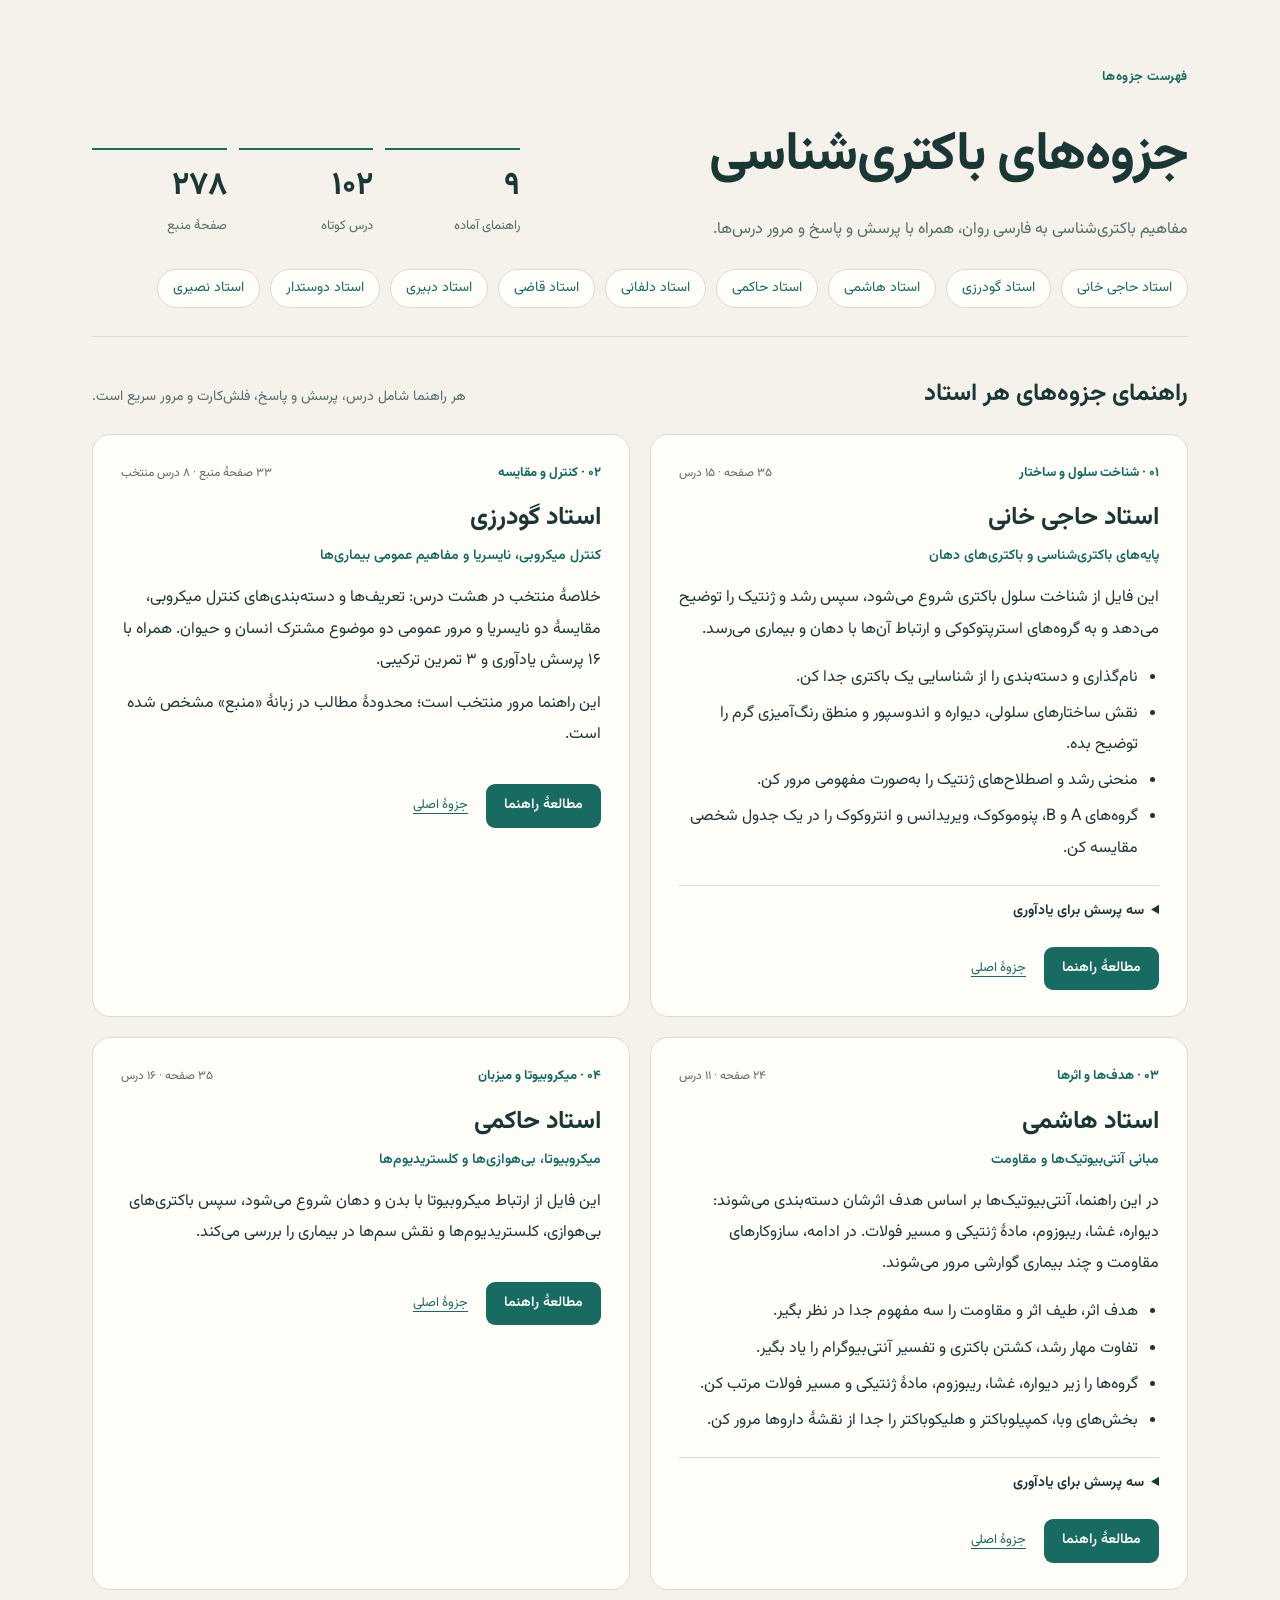
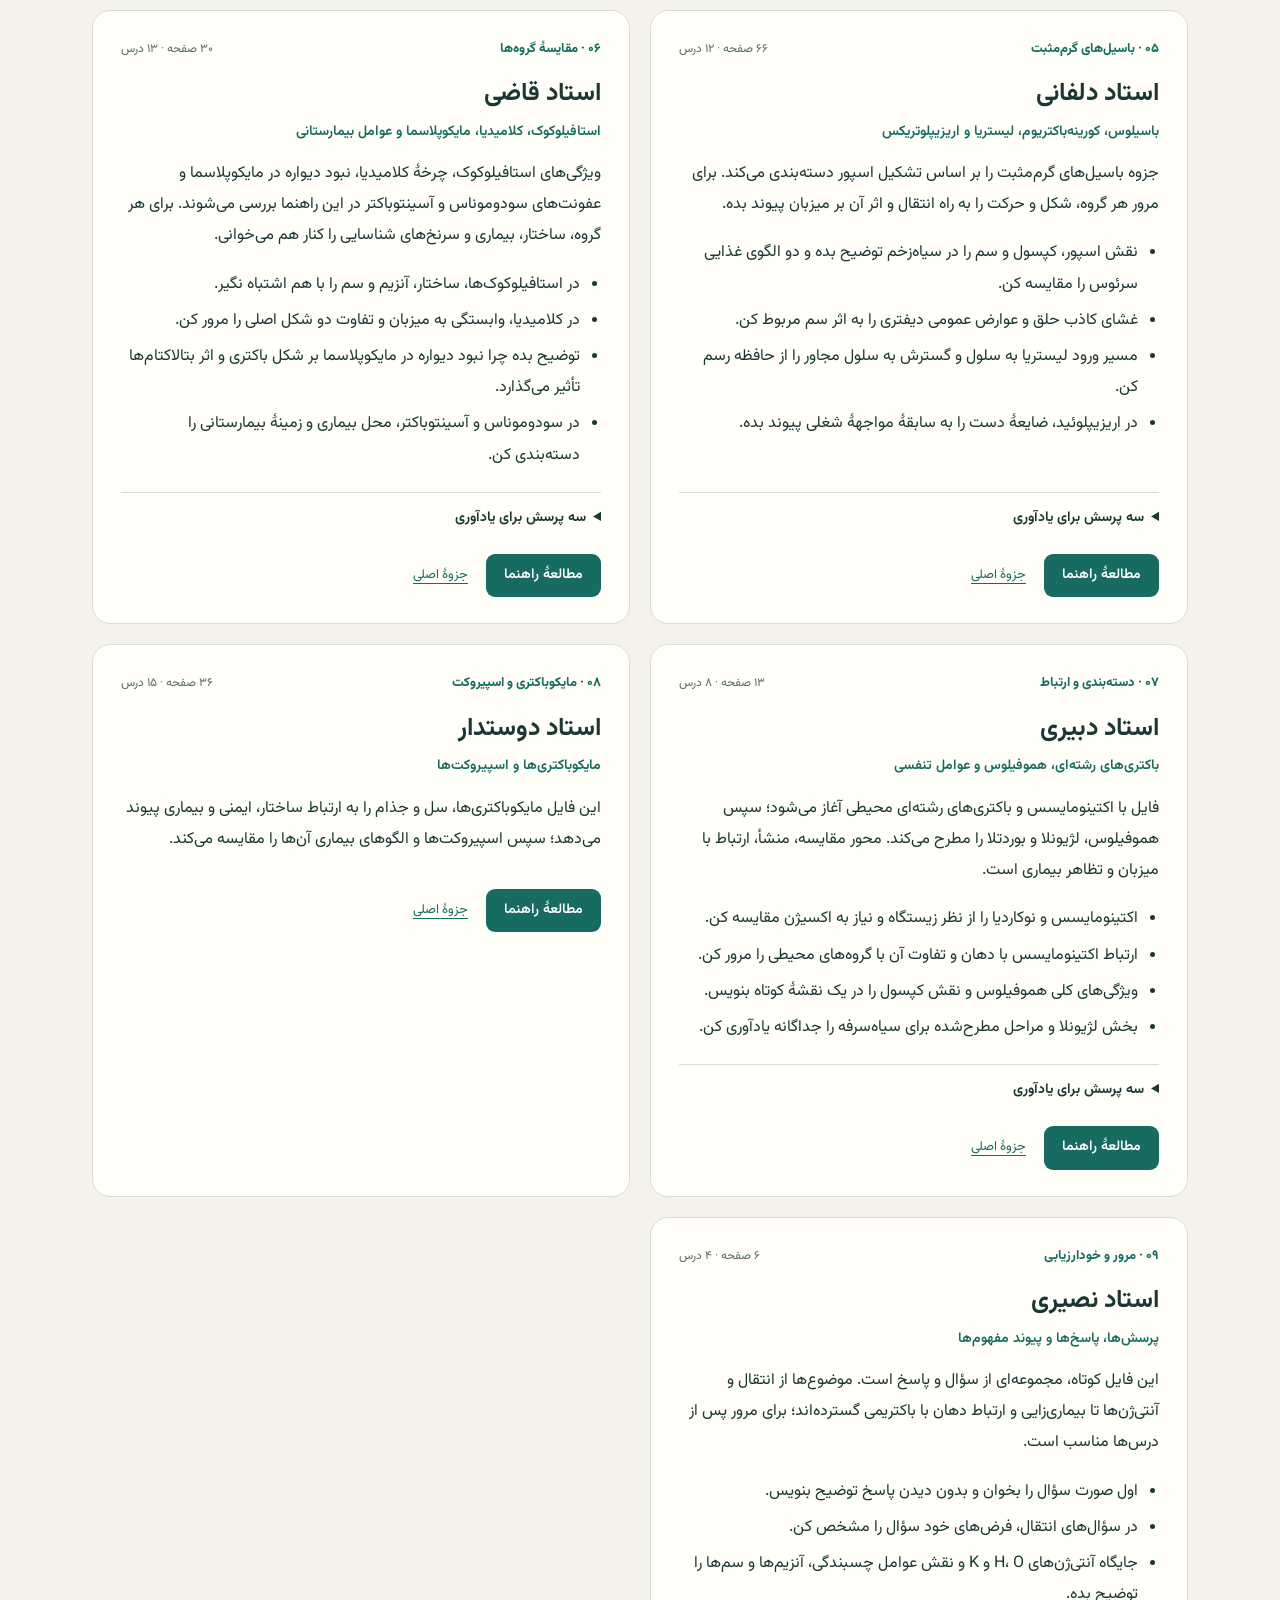
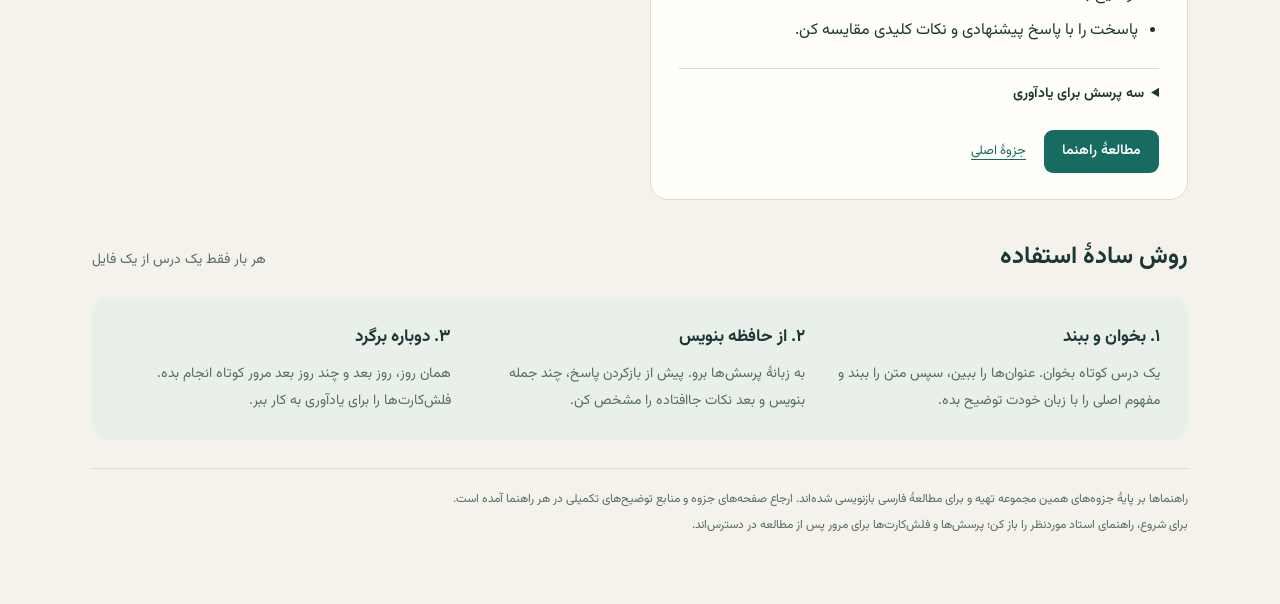
<file: index.html>
<!doctype html>
<html lang="fa" dir="rtl">
<head>
<meta charset="utf-8">
<meta name="viewport" content="width=device-width,initial-scale=1">
<title>راهنمای مطالعهٔ باکتری‌شناسی</title>
<style>
@font-face{font-family:Vazirmatn;src:url('study-guides/_work/vazirmatn.woff2') format('woff2');font-weight:100 900;font-display:swap}
:root{color-scheme:light;--bg:#f4f2eb;--paper:#fffef9;--ink:#1b3735;--muted:#586c69;--line:#d4ded6;--accent:#176b60;--wash:#e8f0e9;--note:#80533b}
*{box-sizing:border-box}html{scroll-behavior:smooth}body{margin:0;background:var(--bg);color:var(--ink);font-family:Vazirmatn,Tahoma,sans-serif;font-size:16px;line-height:1.95}a{color:var(--accent);text-underline-offset:5px}a:focus-visible,summary:focus-visible{outline:3px solid #bd6b43;outline-offset:5px}main{max-width:1160px;margin:auto;padding:36px 32px 64px}.eyebrow{font-size:13px;letter-spacing:.04em;font-weight:700;color:var(--accent)}header{border-bottom:1px solid var(--line);padding:16px 0 28px}.hero{display:grid;grid-template-columns:1.45fr 1fr;gap:48px;align-items:end}h1{font-size:clamp(32px,4.5vw,54px);line-height:1.45;margin:14px 0 18px;letter-spacing:-1.3px}h1 span{color:var(--accent)}.lead{color:var(--muted);max-width:650px;margin:0}.stats{display:grid;grid-template-columns:repeat(3,1fr);gap:12px}.stat{border-top:2px solid var(--accent);padding:12px 0 4px}.stat strong{display:block;font-size:32px;line-height:1.5}.stat span{font-size:13px;color:var(--muted)}nav{display:flex;gap:10px;flex-wrap:wrap;margin:24px 0 0}nav a{padding:5px 15px;background:var(--paper);border:1px solid var(--line);border-radius:24px;text-decoration:none;font-size:14px}.section-head{display:flex;gap:20px;justify-content:space-between;align-items:baseline;margin:34px 0 16px}.section-head h2{margin:0;font-size:24px}.section-head p{margin:0;color:var(--muted);font-size:14px}.grid{display:grid;grid-template-columns:repeat(2,minmax(0,1fr));gap:20px}.card{background:var(--paper);padding:26px 28px;border:1px solid var(--line);border-radius:18px;display:flex;flex-direction:column}.card-top{display:flex;align-items:baseline;justify-content:space-between;gap:12px}.number{color:var(--accent);font-weight:750;font-size:13px}.meta{color:var(--muted);font-size:12px}.card h3{font-size:25px;margin:8px 0 0}.subtitle{font-weight:600;color:var(--accent);font-size:14px;margin:2px 0 12px}.card p{margin:0 0 12px}.card ul{padding-right:21px;margin:0 0 16px}.card li{margin:5px 0}.card details{border-top:1px solid var(--line);padding-top:12px;margin-top:auto}.card summary{cursor:pointer;font-weight:650;font-size:14px}.card details ol{padding-right:22px;font-size:14px;margin-bottom:0}.actions{display:flex;align-items:center;gap:18px;flex-wrap:wrap;margin-top:22px}.button{display:inline-block;background:var(--accent);color:white;border-radius:9px;padding:8px 18px;text-decoration:none;font-weight:600;font-size:14px}.source{font-size:13px}.method{display:grid;grid-template-columns:repeat(3,1fr);gap:24px;padding:24px 28px;background:var(--wash);border-radius:16px}.method h3{font-size:17px;margin:0 0 7px}.method p{font-size:14px;color:var(--muted);margin:0}.skip{margin-top:34px;padding:24px 28px;border:1px solid #d9c9bc;border-radius:16px}.skip h2{font-size:21px;margin:0 0 8px;color:var(--note)}.skip p{margin:0;color:var(--muted);font-size:14px}.skipped-files{display:flex;gap:10px;flex-wrap:wrap;margin-top:16px}.skipped-files span{padding:5px 16px;background:#ece5dc;border-radius:20px;color:#684936;font-size:14px}footer{margin-top:28px;padding-top:16px;border-top:1px solid var(--line);color:var(--muted);font-size:12px}footer p{margin:3px 0}.hint{font-size:13px;color:var(--muted);margin:15px 0 0}
@media(max-width:760px){main{padding:22px 18px 40px}.hero{grid-template-columns:1fr;gap:24px}.grid{grid-template-columns:1fr}.method{grid-template-columns:1fr;gap:20px}.section-head{display:block}.section-head p{margin-top:6px}.card{padding:22px}.stats{max-width:430px}.skip{padding:22px}}
@media(prefers-reduced-motion:reduce){html{scroll-behavior:auto}}
@media print{body{background:white;font-size:12px}main{padding:0}.card{break-inside:avoid}.grid{display:block}.card{margin-bottom:16px}nav,.actions,details{display:none}.hero{gap:24px}.skip{break-inside:avoid}}
.home-link{display:inline-flex;align-items:center;justify-content:center;gap:8px;min-height:44px;padding:7px 14px;border:1px solid var(--line);border-radius:10px;background:var(--paper);color:var(--ink);font-size:calc(14px * var(--text-scale,1));font-weight:600;text-decoration:none;white-space:nowrap}.home-link:hover{background:var(--soft,var(--wash));text-decoration:underline}.home-link:focus-visible{outline:3px solid var(--green,var(--accent));outline-offset:3px}.home-fallback{margin:0 0 14px}.js .home-fallback{display:none}@media print{.home-link,.home-fallback{display:none!important}}
</style>
</head>
<body>
<main>
<header>
<p class="eyebrow">فهرست جزوه‌ها</p>
<div class="hero">
<div><h1><strong>جزوه‌های باکتری‌شناسی</strong></h1><p class="lead">مفاهیم باکتری‌شناسی به فارسی روان، همراه با پرسش و پاسخ و مرور درس‌ها.</p></div>
<div class="stats" aria-label="آمار راهنماهای این فهرست"><div class="stat"><strong>۹</strong><span>راهنمای آماده</span></div><div class="stat"><strong>۱۰۲</strong><span>درس کوتاه</span></div><div class="stat"><strong>۲۷۸</strong><span>صفحهٔ منبع</span></div></div>
</div>
<nav aria-label="دسترسی به فایل‌ها"><a href="#haji-khani">استاد حاجی خانی</a><a href="#goodarzi">استاد گودرزی</a><a href="#hashemi">استاد هاشمی</a><a href="#hakemi">استاد حاکمی</a><a href="#delfani">استاد دلفانی</a><a href="#ghazi">استاد قاضی</a><a href="#dabiri">استاد دبیری</a><a href="#doostdar">استاد دوستدار</a><a href="#nasiri">استاد نصیری</a></nav>
</header>

<div class="section-head"><h2>راهنمای جزوه‌های هر استاد</h2><p>هر راهنما شامل درس، پرسش و پاسخ، فلش‌کارت و مرور سریع است.</p></div>
<section class="grid" aria-label="راهنماهای مطالعه">
<article class="card" id="haji-khani">
<div class="card-top"><span class="number">۰۱ · شناخت سلول و ساختار</span><span class="meta">۳۵ صفحه · ۱۵ درس</span></div>
<h3>استاد حاجی خانی</h3><p class="subtitle">پایه‌های باکتری‌شناسی و باکتری‌های دهان</p>
<p>این فایل از شناخت سلول باکتری شروع می‌شود، سپس رشد و ژنتیک را توضیح می‌دهد و به گروه‌های استرپتوکوکی و ارتباط آن‌ها با دهان و بیماری می‌رسد.</p>
<ul><li>نام‌گذاری و دسته‌بندی را از شناسایی یک باکتری جدا کن.</li><li>نقش ساختارهای سلولی، دیواره و اندوسپور و منطق رنگ‌آمیزی گرم را توضیح بده.</li><li>منحنی رشد و اصطلاح‌های ژنتیک را به‌صورت مفهومی مرور کن.</li><li>گروه‌های A و B، پنوموکوک، ویریدانس و انتروکوک را در یک جدول شخصی مقایسه کن.</li></ul>
<details><summary>سه پرسش برای یادآوری</summary><ol><li>دیواره و غشا چه تفاوتی در نقش دارند؟</li><li>کروموزوم، پلاسمید و نوکلئوئید چه نسبتی با هم دارند؟</li><li>باکتری‌های مطرح در دهان چه ارتباط‌هایی با پلاک و بیماری دارند؟</li></ol></details>
<div class="actions"><a class="button" href="study-guides/%D8%A7%D8%B3%D8%AA%D8%A7%D8%AF%20%D8%AD%D8%A7%D8%AC%DB%8C%20%D8%AE%D8%A7%D9%86%DB%8C.html">مطالعهٔ راهنما</a><a class="source" href="%D8%A7%D8%B3%D8%AA%D8%A7%D8%AF%20%D8%AD%D8%A7%D8%AC%DB%8C%20%D8%AE%D8%A7%D9%86%DB%8C.pdf">جزوهٔ اصلی</a></div>
</article>

<article class="card" id="goodarzi"><div class="card-top"><span class="number">۰۲ · کنترل و مقایسه</span><span class="meta">۳۳ صفحهٔ منبع · ۸ درس منتخب</span></div><h3>استاد گودرزی</h3><p class="subtitle">کنترل میکروبی، نایسریا و مفاهیم عمومی بیماری‌ها</p><p>خلاصهٔ منتخب در هشت درس: تعریف‌ها و دسته‌بندی‌های کنترل میکروبی، مقایسهٔ دو نایسریا و مرور عمومی دو موضوع مشترک انسان و حیوان. همراه با ۱۶ پرسش یادآوری و ۳ تمرین ترکیبی.</p><p>این راهنما مرور منتخب است؛ محدودهٔ مطالب در زبانهٔ «منبع» مشخص شده است.</p><div class="actions"><a class="button" href="study-guides/%D8%A7%D8%B3%D8%AA%D8%A7%D8%AF%20%DA%AF%D9%88%D8%AF%D8%B1%D8%B2%DB%8C.html">مطالعهٔ راهنما</a><a class="source" href="%D8%A7%D8%B3%D8%AA%D8%A7%D8%AF%20%DA%AF%D9%88%D8%AF%D8%B1%D8%B2%DB%8C.pdf">جزوهٔ اصلی</a></div></article>

<article class="card" id="hashemi">
<div class="card-top"><span class="number">۰۳ · هدف‌ها و اثرها</span><span class="meta">۲۴ صفحه · ۱۱ درس</span></div>
<h3>استاد هاشمی</h3><p class="subtitle">مبانی آنتی‌بیوتیک‌ها و مقاومت</p>
<p>در این راهنما، آنتی‌بیوتیک‌ها بر اساس هدف اثرشان دسته‌بندی می‌شوند: دیواره، غشا، ریبوزوم، مادهٔ ژنتیکی و مسیر فولات. در ادامه، سازوکارهای مقاومت و چند بیماری گوارشی مرور می‌شوند.</p>
<ul><li>هدف اثر، طیف اثر و مقاومت را سه مفهوم جدا در نظر بگیر.</li><li>تفاوت مهار رشد، کشتن باکتری و تفسیر آنتی‌بیوگرام را یاد بگیر.</li><li>گروه‌ها را زیر دیواره، غشا، ریبوزوم، مادهٔ ژنتیکی و مسیر فولات مرتب کن.</li><li>بخش‌های وبا، کمپیلوباکتر و هلیکوباکتر را جدا از نقشهٔ داروها مرور کن.</li></ul>
<details><summary>سه پرسش برای یادآوری</summary><ol><li>هدف یک دارو چه تفاوتی با طیف آن دارد؟</li><li>مهار ساخت پروتئین چه ارتباطی با ریبوزوم دارد؟</li><li>تغییر هدف دارو چگونه با مفهوم مقاومت مرتبط می‌شود؟</li></ol></details>
<div class="actions"><a class="button" href="study-guides/%D8%A7%D8%B3%D8%AA%D8%A7%D8%AF%20%D9%87%D8%A7%D8%B4%D9%85%DB%8C.html">مطالعهٔ راهنما</a><a class="source" href="%D8%A7%D8%B3%D8%AA%D8%A7%D8%AF%20%D9%87%D8%A7%D8%B4%D9%85%DB%8C.pdf">جزوهٔ اصلی</a></div>
</article>

<article class="card" id="hakemi">
<div class="card-top"><span class="number">۰۴ · میکروبیوتا و میزبان</span><span class="meta">۳۵ صفحه · ۱۶ درس</span></div>
<h3>استاد حاکمی</h3><p class="subtitle">میکروبیوتا، بی‌هوازی‌ها و کلستریدیوم‌ها</p>
<p>این فایل از ارتباط میکروبیوتا با بدن و دهان شروع می‌شود، سپس باکتری‌های بی‌هوازی، کلستریدیوم‌ها و نقش سم‌ها در بیماری را بررسی می‌کند.</p>
<div class="actions"><a class="button" href="study-guides/%D8%A7%D8%B3%D8%AA%D8%A7%D8%AF%20%D8%AD%D8%A7%DA%A9%D9%85%DB%8C.html">مطالعهٔ راهنما</a><a class="source" href="%D8%A7%D8%B3%D8%AA%D8%A7%D8%AF%20%D8%AD%D8%A7%DA%A9%D9%85%DB%8C.pdf">جزوهٔ اصلی</a></div>
</article>

<article class="card" id="delfani">
<div class="card-top"><span class="number">۰۵ · باسیل‌های گرم‌مثبت</span><span class="meta">۶۶ صفحه · ۱۲ درس</span></div>
<h3>استاد دلفانی</h3><p class="subtitle">باسیلوس، کورینه‌باکتریوم، لیستریا و اریزیپلوتریکس</p>
<p>جزوه باسیل‌های گرم‌مثبت را بر اساس تشکیل اسپور دسته‌بندی می‌کند. برای مرور هر گروه، شکل و حرکت را به راه انتقال و اثر آن بر میزبان پیوند بده.</p>
<ul><li>نقش اسپور، کپسول و سم را در سیاه‌زخم توضیح بده و دو الگوی غذایی سرئوس را مقایسه کن.</li><li>غشای کاذب حلق و عوارض عمومی دیفتری را به اثر سم مربوط کن.</li><li>مسیر ورود لیستریا به سلول و گسترش به سلول مجاور را از حافظه رسم کن.</li><li>در اریزیپلوئید، ضایعهٔ دست را به سابقهٔ مواجههٔ شغلی پیوند بده.</li></ul>
<details><summary>سه پرسش برای یادآوری</summary><ol><li>باسیلوس سرئوس چگونه دو الگوی غذایی متفاوت ایجاد می‌کند؟</li><li>سم دیفتری چگونه ساخت پروتئین را مختل می‌کند؟</li><li>اکتین میزبان چه نقشی در گسترش لیستریا دارد؟</li></ol></details>
<div class="actions"><a class="button" href="study-guides/%D8%A7%D8%B3%D8%AA%D8%A7%D8%AF%20%D8%AF%D9%84%D9%81%D8%A7%D9%86%DB%8C.html">مطالعهٔ راهنما</a><a class="source" href="%D8%AC%D8%B2%D9%88%D9%87%20%D8%AC%D8%A7%D9%85%D8%B9%20%D9%85%D8%A8%D8%AD%D8%AB%20%D8%A7%D8%B3%D8%AA%D8%A7%D8%AF%20%D8%AF%D9%84%D9%81%D8%A7%D9%86%DB%8C.pdf">جزوهٔ اصلی</a></div>
</article>

<article class="card" id="ghazi">
<div class="card-top"><span class="number">۰۶ · مقایسهٔ گروه‌ها</span><span class="meta">۳۰ صفحه · ۱۳ درس</span></div>
<h3>استاد قاضی</h3><p class="subtitle">استافیلوکوک، کلامیدیا، مایکوپلاسما و عوامل بیمارستانی</p>
<p>ویژگی‌های استافیلوکوک، چرخهٔ کلامیدیا، نبود دیواره در مایکوپلاسما و عفونت‌های سودوموناس و آسینتوباکتر در این راهنما بررسی می‌شوند. برای هر گروه، ساختار، بیماری و سرنخ‌های شناسایی را کنار هم می‌خوانی.</p>
<ul><li>در استافیلوکوک‌ها، ساختار، آنزیم و سم را با هم اشتباه نگیر.</li><li>در کلامیدیا، وابستگی به میزبان و تفاوت دو شکل اصلی را مرور کن.</li><li>توضیح بده چرا نبود دیواره در مایکوپلاسما بر شکل باکتری و اثر بتالاکتام‌ها تأثیر می‌گذارد.</li><li>در سودوموناس و آسینتوباکتر، محل بیماری و زمینهٔ بیمارستانی را دسته‌بندی کن.</li></ul>
<details><summary>سه پرسش برای یادآوری</summary><ol><li>مسمومیت غذایی چه تفاوتی با عفونت بافتی دارد؟</li><li>دو شکل اصلی کلامیدیا چه تفاوت مفهومی دارند؟</li><li>چه ویژگی ساختاری مایکوپلاسما را از بسیاری از گروه‌ها جدا می‌کند؟</li></ol></details>
<div class="actions"><a class="button" href="study-guides/%D8%A7%D8%B3%D8%AA%D8%A7%D8%AF%20%D9%82%D8%A7%D8%B6%DB%8C.html">مطالعهٔ راهنما</a><a class="source" href="%D8%A7%D8%B3%D8%AA%D8%A7%D8%AF%20%D9%82%D8%A7%D8%B6%DB%8C.pdf">جزوهٔ اصلی</a></div>
</article>

<article class="card" id="dabiri">
<div class="card-top"><span class="number">۰۷ · دسته‌بندی و ارتباط</span><span class="meta">۱۳ صفحه · ۸ درس</span></div>
<h3>استاد دبیری</h3><p class="subtitle">باکتری‌های رشته‌ای، هموفیلوس و عوامل تنفسی</p>
<p>فایل با اکتینومایسس و باکتری‌های رشته‌ای محیطی آغاز می‌شود؛ سپس هموفیلوس، لژیونلا و بوردتلا را مطرح می‌کند. محور مقایسه، منشأ، ارتباط با میزبان و تظاهر بیماری است.</p>
<ul><li>اکتینومایسس و نوکاردیا را از نظر زیستگاه و نیاز به اکسیژن مقایسه کن.</li><li>ارتباط اکتینومایسس با دهان و تفاوت آن با گروه‌های محیطی را مرور کن.</li><li>ویژگی‌های کلی هموفیلوس و نقش کپسول را در یک نقشهٔ کوتاه بنویس.</li><li>بخش لژیونلا و مراحل مطرح‌شده برای سیاه‌سرفه را جداگانه یادآوری کن.</li></ul>
<details><summary>سه پرسش برای یادآوری</summary><ol><li>چرا شکل رشته‌ای به‌تنهایی به معنای قارچ‌بودن نیست؟</li><li>منشأ درون‌زاد و برون‌زاد چه تفاوتی دارند؟</li><li>فاکتورهای X و V چه نقشی در رشد هموفیلوس دارند؟</li></ol></details>
<div class="actions"><a class="button" href="study-guides/%D8%A7%D8%B3%D8%AA%D8%A7%D8%AF%20%D8%AF%D8%A8%DB%8C%D8%B1%DB%8C.html">مطالعهٔ راهنما</a><a class="source" href="%D8%A7%D8%B3%D8%AA%D8%A7%D8%AF%20%D8%AF%D8%A8%DB%8C%D8%B1%DB%8C.pdf">جزوهٔ اصلی</a></div>
</article>

<article class="card" id="doostdar">
<div class="card-top"><span class="number">۰۸ · مایکوباکتری و اسپیروکت</span><span class="meta">۳۶ صفحه · ۱۵ درس</span></div>
<h3>استاد دوستدار</h3><p class="subtitle">مایکوباکتری‌ها و اسپیروکت‌ها</p>
<p>این فایل مایکوباکتری‌ها، سل و جذام را به ارتباط ساختار، ایمنی و بیماری پیوند می‌دهد؛ سپس اسپیروکت‌ها و الگوهای بیماری آن‌ها را مقایسه می‌کند.</p>
<div class="actions"><a class="button" href="study-guides/%D8%A7%D8%B3%D8%AA%D8%A7%D8%AF%20%D8%AF%D9%88%D8%B3%D8%AA%D8%AF%D8%A7%D8%B1.html">مطالعهٔ راهنما</a><a class="source" href="%D8%A7%D8%B3%D8%AA%D8%A7%D8%AF%20%D8%AF%D9%88%D8%B3%D8%AA%D8%AF%D8%A7%D8%B1.pdf">جزوهٔ اصلی</a></div>
</article>

<article class="card" id="nasiri">
<div class="card-top"><span class="number">۰۹ · مرور و خودارزیابی</span><span class="meta">۶ صفحه · ۴ درس</span></div>
<h3>استاد نصیری</h3><p class="subtitle">پرسش‌ها، پاسخ‌ها و پیوند مفهوم‌ها</p>
<p>این فایل کوتاه، مجموعه‌ای از سؤال و پاسخ است. موضوع‌ها از انتقال و آنتی‌ژن‌ها تا بیماری‌زایی و ارتباط دهان با باکتریمی گسترده‌اند؛ برای مرور پس از درس‌ها مناسب است.</p>
<ul><li>اول صورت سؤال را بخوان و بدون دیدن پاسخ توضیح بنویس.</li><li>در سؤال‌های انتقال، فرض‌های خود سؤال را مشخص کن.</li><li>جایگاه آنتی‌ژن‌های H، O و K و نقش عوامل چسبندگی، آنزیم‌ها و سم‌ها را توضیح بده.</li><li>پاسخت را با پاسخ پیشنهادی و نکات کلیدی مقایسه کن.</li></ul>
<details><summary>سه پرسش برای یادآوری</summary><ol><li>چرا فرض‌های صورت سؤال در نتیجه‌گیری اهمیت دارند؟</li><li>آنتی‌ژن‌های H، O و K به چه ویژگی‌هایی اشاره می‌کنند؟</li><li>آسیب سد مخاطی چگونه می‌تواند به ورود باکتری به خون بینجامد؟</li></ol></details>
<div class="actions"><a class="button" href="study-guides/%D8%A7%D8%B3%D8%AA%D8%A7%D8%AF%20%D9%86%D8%B5%DB%8C%D8%B1%DB%8C.html">مطالعهٔ راهنما</a><a class="source" href="%D8%A7%D8%B3%D8%AA%D8%A7%D8%AF%20%D9%86%D8%B5%DB%8C%D8%B1%DB%8C.pdf">جزوهٔ اصلی</a></div>
</article>
</section>

<div class="section-head"><h2>روش سادهٔ استفاده</h2><p>هر بار فقط یک درس از یک فایل</p></div>
<section class="method" aria-label="روش مطالعه"><div><h3>۱. بخوان و ببند</h3><p>یک درس کوتاه بخوان. عنوان‌ها را ببین، سپس متن را ببند و مفهوم اصلی را با زبان خودت توضیح بده.</p></div><div><h3>۲. از حافظه بنویس</h3><p>به زبانهٔ پرسش‌ها برو. پیش از بازکردن پاسخ، چند جمله بنویس و بعد نکات جاافتاده را مشخص کن.</p></div><div><h3>۳. دوباره برگرد</h3><p>همان روز، روز بعد و چند روز بعد مرور کوتاه انجام بده. فلش‌کارت‌ها را برای یادآوری به کار ببر.</p></div></section>


<footer><p>راهنماها بر پایهٔ جزوه‌های همین مجموعه تهیه و برای مطالعهٔ فارسی بازنویسی شده‌اند. ارجاع صفحه‌های جزوه و منابع توضیح‌های تکمیلی در هر راهنما آمده است.</p><p>برای شروع، راهنمای استاد موردنظر را باز کن؛ پرسش‌ها و فلش‌کارت‌ها برای مرور پس از مطالعه در دسترس‌اند.</p></footer>
</main>
</body>
</html>
</file>
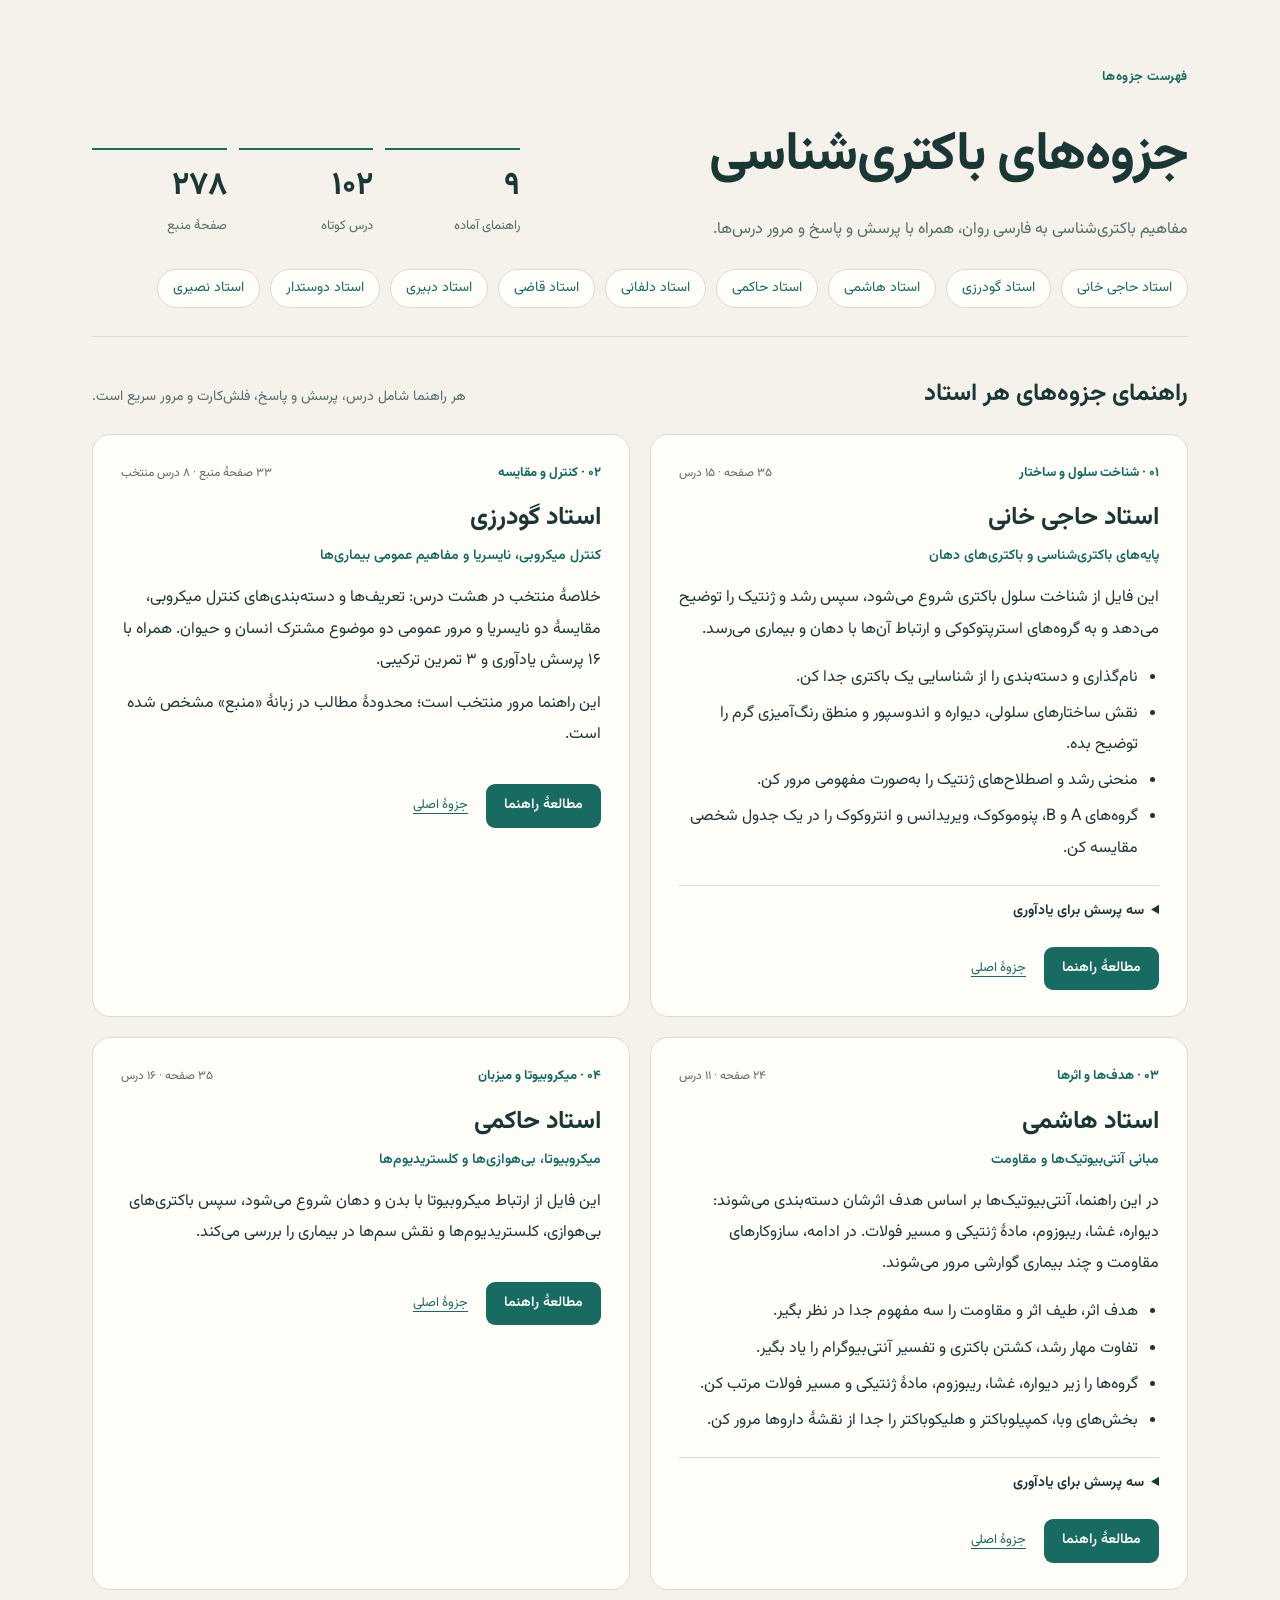
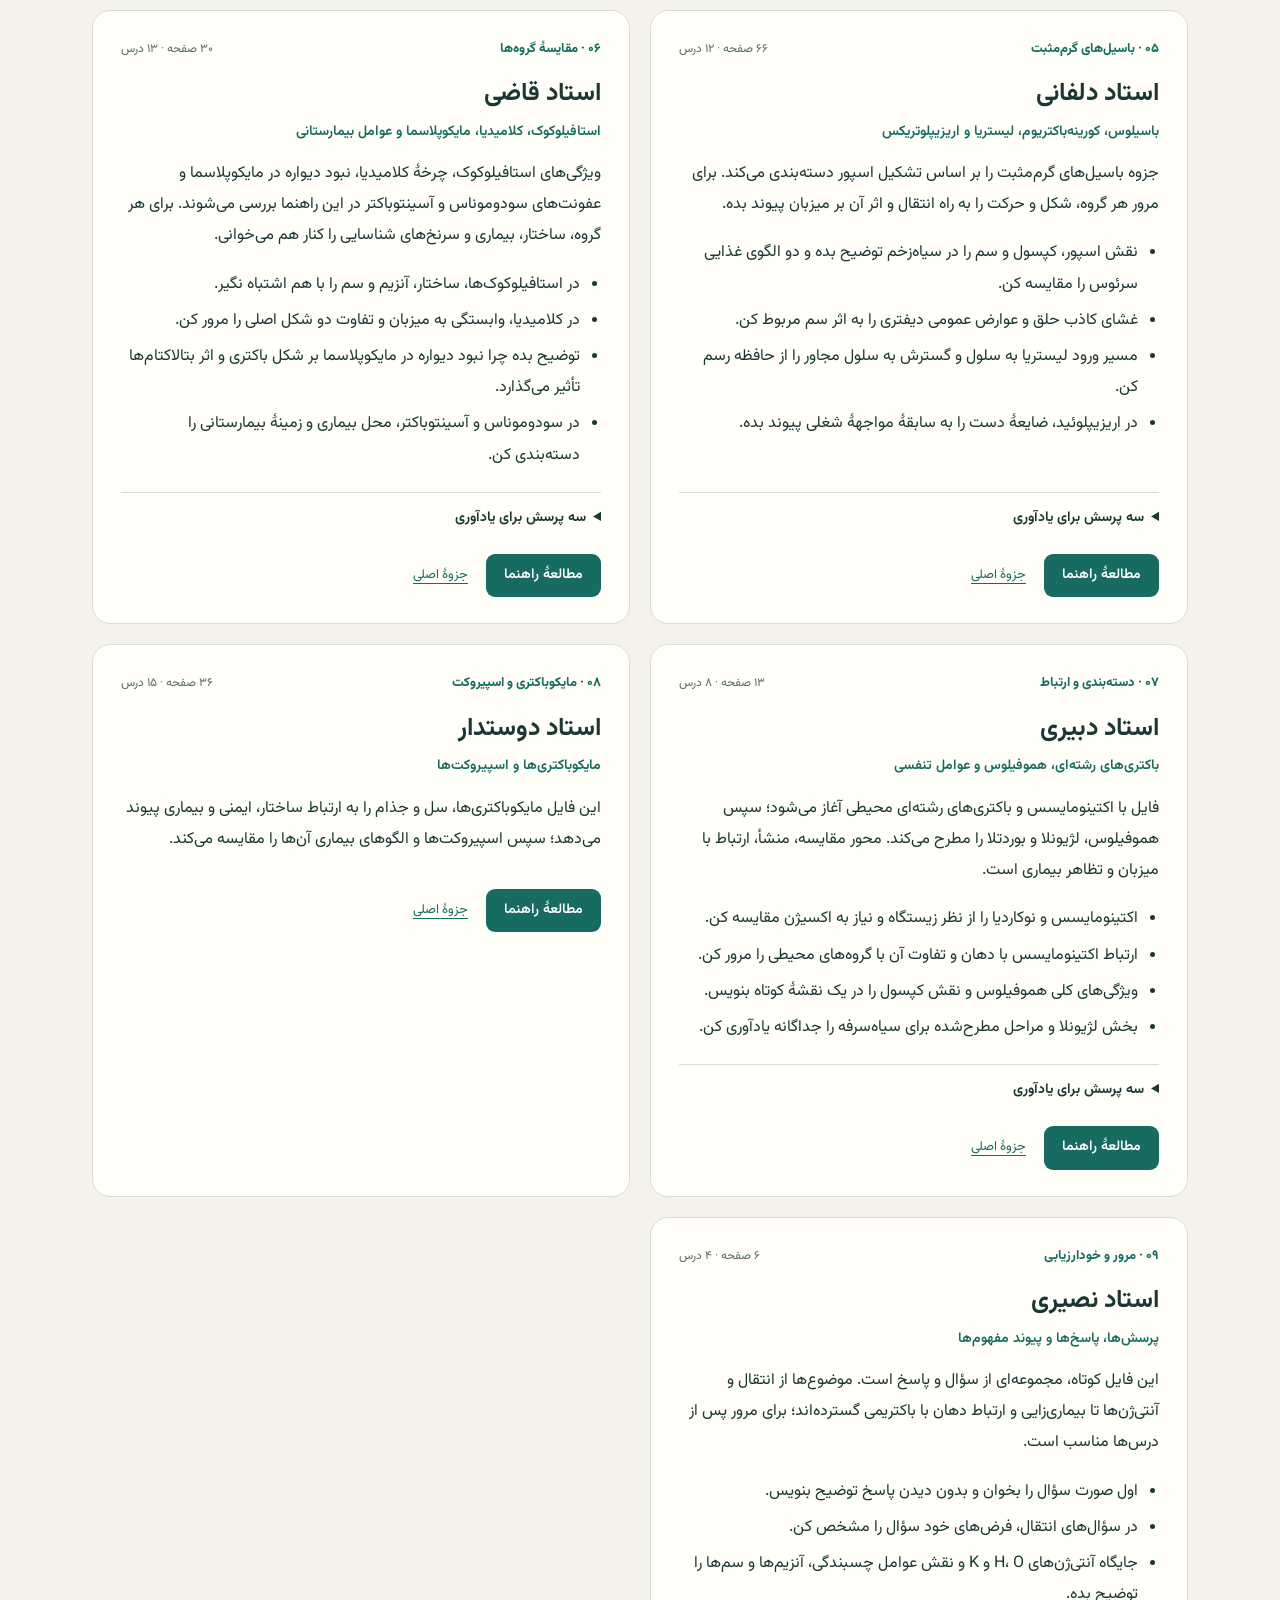
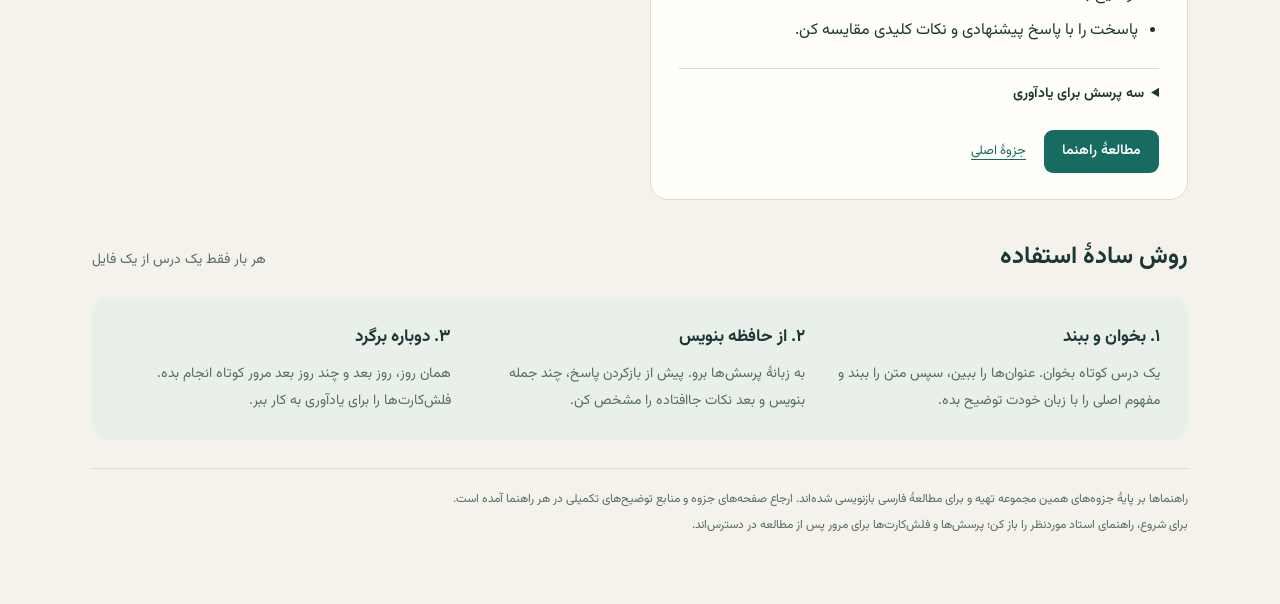
<file: study-guides/index.html>
<!doctype html>
<html lang="fa" dir="rtl">
<head>
<meta charset="utf-8">
<meta name="viewport" content="width=device-width,initial-scale=1">
<title>راهنمای مطالعهٔ باکتری‌شناسی</title>
<style>
@font-face{font-family:Vazirmatn;src:url('_work/vazirmatn.woff2') format('woff2');font-weight:100 900;font-display:swap}
:root{color-scheme:light;--bg:#f4f2eb;--paper:#fffef9;--ink:#1b3735;--muted:#586c69;--line:#d4ded6;--accent:#176b60;--wash:#e8f0e9;--note:#80533b}
*{box-sizing:border-box}html{scroll-behavior:smooth}body{margin:0;background:var(--bg);color:var(--ink);font-family:Vazirmatn,Tahoma,sans-serif;font-size:16px;line-height:1.95}a{color:var(--accent);text-underline-offset:5px}a:focus-visible,summary:focus-visible{outline:3px solid #bd6b43;outline-offset:5px}main{max-width:1160px;margin:auto;padding:36px 32px 64px}.eyebrow{font-size:13px;letter-spacing:.04em;font-weight:700;color:var(--accent)}header{border-bottom:1px solid var(--line);padding:16px 0 28px}.hero{display:grid;grid-template-columns:1.45fr 1fr;gap:48px;align-items:end}h1{font-size:clamp(32px,4.5vw,54px);line-height:1.45;margin:14px 0 18px;letter-spacing:-1.3px}h1 span{color:var(--accent)}.lead{color:var(--muted);max-width:650px;margin:0}.stats{display:grid;grid-template-columns:repeat(3,1fr);gap:12px}.stat{border-top:2px solid var(--accent);padding:12px 0 4px}.stat strong{display:block;font-size:32px;line-height:1.5}.stat span{font-size:13px;color:var(--muted)}nav{display:flex;gap:10px;flex-wrap:wrap;margin:24px 0 0}nav a{padding:5px 15px;background:var(--paper);border:1px solid var(--line);border-radius:24px;text-decoration:none;font-size:14px}.section-head{display:flex;gap:20px;justify-content:space-between;align-items:baseline;margin:34px 0 16px}.section-head h2{margin:0;font-size:24px}.section-head p{margin:0;color:var(--muted);font-size:14px}.grid{display:grid;grid-template-columns:repeat(2,minmax(0,1fr));gap:20px}.card{background:var(--paper);padding:26px 28px;border:1px solid var(--line);border-radius:18px;display:flex;flex-direction:column}.card-top{display:flex;align-items:baseline;justify-content:space-between;gap:12px}.number{color:var(--accent);font-weight:750;font-size:13px}.meta{color:var(--muted);font-size:12px}.card h3{font-size:25px;margin:8px 0 0}.subtitle{font-weight:600;color:var(--accent);font-size:14px;margin:2px 0 12px}.card p{margin:0 0 12px}.card ul{padding-right:21px;margin:0 0 16px}.card li{margin:5px 0}.card details{border-top:1px solid var(--line);padding-top:12px;margin-top:auto}.card summary{cursor:pointer;font-weight:650;font-size:14px}.card details ol{padding-right:22px;font-size:14px;margin-bottom:0}.actions{display:flex;align-items:center;gap:18px;flex-wrap:wrap;margin-top:22px}.button{display:inline-block;background:var(--accent);color:white;border-radius:9px;padding:8px 18px;text-decoration:none;font-weight:600;font-size:14px}.source{font-size:13px}.method{display:grid;grid-template-columns:repeat(3,1fr);gap:24px;padding:24px 28px;background:var(--wash);border-radius:16px}.method h3{font-size:17px;margin:0 0 7px}.method p{font-size:14px;color:var(--muted);margin:0}.skip{margin-top:34px;padding:24px 28px;border:1px solid #d9c9bc;border-radius:16px}.skip h2{font-size:21px;margin:0 0 8px;color:var(--note)}.skip p{margin:0;color:var(--muted);font-size:14px}.skipped-files{display:flex;gap:10px;flex-wrap:wrap;margin-top:16px}.skipped-files span{padding:5px 16px;background:#ece5dc;border-radius:20px;color:#684936;font-size:14px}footer{margin-top:28px;padding-top:16px;border-top:1px solid var(--line);color:var(--muted);font-size:12px}footer p{margin:3px 0}.hint{font-size:13px;color:var(--muted);margin:15px 0 0}
@media(max-width:760px){main{padding:22px 18px 40px}.hero{grid-template-columns:1fr;gap:24px}.grid{grid-template-columns:1fr}.method{grid-template-columns:1fr;gap:20px}.section-head{display:block}.section-head p{margin-top:6px}.card{padding:22px}.stats{max-width:430px}.skip{padding:22px}}
@media(prefers-reduced-motion:reduce){html{scroll-behavior:auto}}
@media print{body{background:white;font-size:12px}main{padding:0}.card{break-inside:avoid}.grid{display:block}.card{margin-bottom:16px}nav,.actions,details{display:none}.hero{gap:24px}.skip{break-inside:avoid}}
.home-link{display:inline-flex;align-items:center;justify-content:center;gap:8px;min-height:44px;padding:7px 14px;border:1px solid var(--line);border-radius:10px;background:var(--paper);color:var(--ink);font-size:calc(14px * var(--text-scale,1));font-weight:600;text-decoration:none;white-space:nowrap}.home-link:hover{background:var(--soft,var(--wash));text-decoration:underline}.home-link:focus-visible{outline:3px solid var(--green,var(--accent));outline-offset:3px}.home-fallback{margin:0 0 14px}.js .home-fallback{display:none}@media print{.home-link,.home-fallback{display:none!important}}
</style>
</head>
<body>
<main>
<header>
<p class="eyebrow">فهرست جزوه‌ها</p>
<div class="hero">
<div><h1><strong>جزوه‌های باکتری‌شناسی</strong></h1><p class="lead">مفاهیم باکتری‌شناسی به فارسی روان، همراه با پرسش و پاسخ و مرور درس‌ها.</p></div>
<div class="stats" aria-label="آمار راهنماهای این فهرست"><div class="stat"><strong>۹</strong><span>راهنمای آماده</span></div><div class="stat"><strong>۱۰۲</strong><span>درس کوتاه</span></div><div class="stat"><strong>۲۷۸</strong><span>صفحهٔ منبع</span></div></div>
</div>
<nav aria-label="دسترسی به فایل‌ها"><a href="#haji-khani">استاد حاجی خانی</a><a href="#goodarzi">استاد گودرزی</a><a href="#hashemi">استاد هاشمی</a><a href="#hakemi">استاد حاکمی</a><a href="#delfani">استاد دلفانی</a><a href="#ghazi">استاد قاضی</a><a href="#dabiri">استاد دبیری</a><a href="#doostdar">استاد دوستدار</a><a href="#nasiri">استاد نصیری</a></nav>
</header>

<div class="section-head"><h2>راهنمای جزوه‌های هر استاد</h2><p>هر راهنما شامل درس، پرسش و پاسخ، فلش‌کارت و مرور سریع است.</p></div>
<section class="grid" aria-label="راهنماهای مطالعه">
<article class="card" id="haji-khani">
<div class="card-top"><span class="number">۰۱ · شناخت سلول و ساختار</span><span class="meta">۳۵ صفحه · ۱۵ درس</span></div>
<h3>استاد حاجی خانی</h3><p class="subtitle">پایه‌های باکتری‌شناسی و باکتری‌های دهان</p>
<p>این فایل از شناخت سلول باکتری شروع می‌شود، سپس رشد و ژنتیک را توضیح می‌دهد و به گروه‌های استرپتوکوکی و ارتباط آن‌ها با دهان و بیماری می‌رسد.</p>
<ul><li>نام‌گذاری و دسته‌بندی را از شناسایی یک باکتری جدا کن.</li><li>نقش ساختارهای سلولی، دیواره و اندوسپور و منطق رنگ‌آمیزی گرم را توضیح بده.</li><li>منحنی رشد و اصطلاح‌های ژنتیک را به‌صورت مفهومی مرور کن.</li><li>گروه‌های A و B، پنوموکوک، ویریدانس و انتروکوک را در یک جدول شخصی مقایسه کن.</li></ul>
<details><summary>سه پرسش برای یادآوری</summary><ol><li>دیواره و غشا چه تفاوتی در نقش دارند؟</li><li>کروموزوم، پلاسمید و نوکلئوئید چه نسبتی با هم دارند؟</li><li>باکتری‌های مطرح در دهان چه ارتباط‌هایی با پلاک و بیماری دارند؟</li></ol></details>
<div class="actions"><a class="button" href="%D8%A7%D8%B3%D8%AA%D8%A7%D8%AF%20%D8%AD%D8%A7%D8%AC%DB%8C%20%D8%AE%D8%A7%D9%86%DB%8C.html">مطالعهٔ راهنما</a><a class="source" href="../%D8%A7%D8%B3%D8%AA%D8%A7%D8%AF%20%D8%AD%D8%A7%D8%AC%DB%8C%20%D8%AE%D8%A7%D9%86%DB%8C.pdf">جزوهٔ اصلی</a></div>
</article>

<article class="card" id="goodarzi"><div class="card-top"><span class="number">۰۲ · کنترل و مقایسه</span><span class="meta">۳۳ صفحهٔ منبع · ۸ درس منتخب</span></div><h3>استاد گودرزی</h3><p class="subtitle">کنترل میکروبی، نایسریا و مفاهیم عمومی بیماری‌ها</p><p>خلاصهٔ منتخب در هشت درس: تعریف‌ها و دسته‌بندی‌های کنترل میکروبی، مقایسهٔ دو نایسریا و مرور عمومی دو موضوع مشترک انسان و حیوان. همراه با ۱۶ پرسش یادآوری و ۳ تمرین ترکیبی.</p><p>این راهنما مرور منتخب است؛ محدودهٔ مطالب در زبانهٔ «منبع» مشخص شده است.</p><div class="actions"><a class="button" href="%D8%A7%D8%B3%D8%AA%D8%A7%D8%AF%20%DA%AF%D9%88%D8%AF%D8%B1%D8%B2%DB%8C.html">مطالعهٔ راهنما</a><a class="source" href="../%D8%A7%D8%B3%D8%AA%D8%A7%D8%AF%20%DA%AF%D9%88%D8%AF%D8%B1%D8%B2%DB%8C.pdf">جزوهٔ اصلی</a></div></article>

<article class="card" id="hashemi">
<div class="card-top"><span class="number">۰۳ · هدف‌ها و اثرها</span><span class="meta">۲۴ صفحه · ۱۱ درس</span></div>
<h3>استاد هاشمی</h3><p class="subtitle">مبانی آنتی‌بیوتیک‌ها و مقاومت</p>
<p>در این راهنما، آنتی‌بیوتیک‌ها بر اساس هدف اثرشان دسته‌بندی می‌شوند: دیواره، غشا، ریبوزوم، مادهٔ ژنتیکی و مسیر فولات. در ادامه، سازوکارهای مقاومت و چند بیماری گوارشی مرور می‌شوند.</p>
<ul><li>هدف اثر، طیف اثر و مقاومت را سه مفهوم جدا در نظر بگیر.</li><li>تفاوت مهار رشد، کشتن باکتری و تفسیر آنتی‌بیوگرام را یاد بگیر.</li><li>گروه‌ها را زیر دیواره، غشا، ریبوزوم، مادهٔ ژنتیکی و مسیر فولات مرتب کن.</li><li>بخش‌های وبا، کمپیلوباکتر و هلیکوباکتر را جدا از نقشهٔ داروها مرور کن.</li></ul>
<details><summary>سه پرسش برای یادآوری</summary><ol><li>هدف یک دارو چه تفاوتی با طیف آن دارد؟</li><li>مهار ساخت پروتئین چه ارتباطی با ریبوزوم دارد؟</li><li>تغییر هدف دارو چگونه با مفهوم مقاومت مرتبط می‌شود؟</li></ol></details>
<div class="actions"><a class="button" href="%D8%A7%D8%B3%D8%AA%D8%A7%D8%AF%20%D9%87%D8%A7%D8%B4%D9%85%DB%8C.html">مطالعهٔ راهنما</a><a class="source" href="../%D8%A7%D8%B3%D8%AA%D8%A7%D8%AF%20%D9%87%D8%A7%D8%B4%D9%85%DB%8C.pdf">جزوهٔ اصلی</a></div>
</article>

<article class="card" id="hakemi">
<div class="card-top"><span class="number">۰۴ · میکروبیوتا و میزبان</span><span class="meta">۳۵ صفحه · ۱۶ درس</span></div>
<h3>استاد حاکمی</h3><p class="subtitle">میکروبیوتا، بی‌هوازی‌ها و کلستریدیوم‌ها</p>
<p>این فایل از ارتباط میکروبیوتا با بدن و دهان شروع می‌شود، سپس باکتری‌های بی‌هوازی، کلستریدیوم‌ها و نقش سم‌ها در بیماری را بررسی می‌کند.</p>
<div class="actions"><a class="button" href="%D8%A7%D8%B3%D8%AA%D8%A7%D8%AF%20%D8%AD%D8%A7%DA%A9%D9%85%DB%8C.html">مطالعهٔ راهنما</a><a class="source" href="../%D8%A7%D8%B3%D8%AA%D8%A7%D8%AF%20%D8%AD%D8%A7%DA%A9%D9%85%DB%8C.pdf">جزوهٔ اصلی</a></div>
</article>

<article class="card" id="delfani">
<div class="card-top"><span class="number">۰۵ · باسیل‌های گرم‌مثبت</span><span class="meta">۶۶ صفحه · ۱۲ درس</span></div>
<h3>استاد دلفانی</h3><p class="subtitle">باسیلوس، کورینه‌باکتریوم، لیستریا و اریزیپلوتریکس</p>
<p>جزوه باسیل‌های گرم‌مثبت را بر اساس تشکیل اسپور دسته‌بندی می‌کند. برای مرور هر گروه، شکل و حرکت را به راه انتقال و اثر آن بر میزبان پیوند بده.</p>
<ul><li>نقش اسپور، کپسول و سم را در سیاه‌زخم توضیح بده و دو الگوی غذایی سرئوس را مقایسه کن.</li><li>غشای کاذب حلق و عوارض عمومی دیفتری را به اثر سم مربوط کن.</li><li>مسیر ورود لیستریا به سلول و گسترش به سلول مجاور را از حافظه رسم کن.</li><li>در اریزیپلوئید، ضایعهٔ دست را به سابقهٔ مواجههٔ شغلی پیوند بده.</li></ul>
<details><summary>سه پرسش برای یادآوری</summary><ol><li>باسیلوس سرئوس چگونه دو الگوی غذایی متفاوت ایجاد می‌کند؟</li><li>سم دیفتری چگونه ساخت پروتئین را مختل می‌کند؟</li><li>اکتین میزبان چه نقشی در گسترش لیستریا دارد؟</li></ol></details>
<div class="actions"><a class="button" href="%D8%A7%D8%B3%D8%AA%D8%A7%D8%AF%20%D8%AF%D9%84%D9%81%D8%A7%D9%86%DB%8C.html">مطالعهٔ راهنما</a><a class="source" href="../%D8%AC%D8%B2%D9%88%D9%87%20%D8%AC%D8%A7%D9%85%D8%B9%20%D9%85%D8%A8%D8%AD%D8%AB%20%D8%A7%D8%B3%D8%AA%D8%A7%D8%AF%20%D8%AF%D9%84%D9%81%D8%A7%D9%86%DB%8C.pdf">جزوهٔ اصلی</a></div>
</article>

<article class="card" id="ghazi">
<div class="card-top"><span class="number">۰۶ · مقایسهٔ گروه‌ها</span><span class="meta">۳۰ صفحه · ۱۳ درس</span></div>
<h3>استاد قاضی</h3><p class="subtitle">استافیلوکوک، کلامیدیا، مایکوپلاسما و عوامل بیمارستانی</p>
<p>ویژگی‌های استافیلوکوک، چرخهٔ کلامیدیا، نبود دیواره در مایکوپلاسما و عفونت‌های سودوموناس و آسینتوباکتر در این راهنما بررسی می‌شوند. برای هر گروه، ساختار، بیماری و سرنخ‌های شناسایی را کنار هم می‌خوانی.</p>
<ul><li>در استافیلوکوک‌ها، ساختار، آنزیم و سم را با هم اشتباه نگیر.</li><li>در کلامیدیا، وابستگی به میزبان و تفاوت دو شکل اصلی را مرور کن.</li><li>توضیح بده چرا نبود دیواره در مایکوپلاسما بر شکل باکتری و اثر بتالاکتام‌ها تأثیر می‌گذارد.</li><li>در سودوموناس و آسینتوباکتر، محل بیماری و زمینهٔ بیمارستانی را دسته‌بندی کن.</li></ul>
<details><summary>سه پرسش برای یادآوری</summary><ol><li>مسمومیت غذایی چه تفاوتی با عفونت بافتی دارد؟</li><li>دو شکل اصلی کلامیدیا چه تفاوت مفهومی دارند؟</li><li>چه ویژگی ساختاری مایکوپلاسما را از بسیاری از گروه‌ها جدا می‌کند؟</li></ol></details>
<div class="actions"><a class="button" href="%D8%A7%D8%B3%D8%AA%D8%A7%D8%AF%20%D9%82%D8%A7%D8%B6%DB%8C.html">مطالعهٔ راهنما</a><a class="source" href="../%D8%A7%D8%B3%D8%AA%D8%A7%D8%AF%20%D9%82%D8%A7%D8%B6%DB%8C.pdf">جزوهٔ اصلی</a></div>
</article>

<article class="card" id="dabiri">
<div class="card-top"><span class="number">۰۷ · دسته‌بندی و ارتباط</span><span class="meta">۱۳ صفحه · ۸ درس</span></div>
<h3>استاد دبیری</h3><p class="subtitle">باکتری‌های رشته‌ای، هموفیلوس و عوامل تنفسی</p>
<p>فایل با اکتینومایسس و باکتری‌های رشته‌ای محیطی آغاز می‌شود؛ سپس هموفیلوس، لژیونلا و بوردتلا را مطرح می‌کند. محور مقایسه، منشأ، ارتباط با میزبان و تظاهر بیماری است.</p>
<ul><li>اکتینومایسس و نوکاردیا را از نظر زیستگاه و نیاز به اکسیژن مقایسه کن.</li><li>ارتباط اکتینومایسس با دهان و تفاوت آن با گروه‌های محیطی را مرور کن.</li><li>ویژگی‌های کلی هموفیلوس و نقش کپسول را در یک نقشهٔ کوتاه بنویس.</li><li>بخش لژیونلا و مراحل مطرح‌شده برای سیاه‌سرفه را جداگانه یادآوری کن.</li></ul>
<details><summary>سه پرسش برای یادآوری</summary><ol><li>چرا شکل رشته‌ای به‌تنهایی به معنای قارچ‌بودن نیست؟</li><li>منشأ درون‌زاد و برون‌زاد چه تفاوتی دارند؟</li><li>فاکتورهای X و V چه نقشی در رشد هموفیلوس دارند؟</li></ol></details>
<div class="actions"><a class="button" href="%D8%A7%D8%B3%D8%AA%D8%A7%D8%AF%20%D8%AF%D8%A8%DB%8C%D8%B1%DB%8C.html">مطالعهٔ راهنما</a><a class="source" href="../%D8%A7%D8%B3%D8%AA%D8%A7%D8%AF%20%D8%AF%D8%A8%DB%8C%D8%B1%DB%8C.pdf">جزوهٔ اصلی</a></div>
</article>

<article class="card" id="doostdar">
<div class="card-top"><span class="number">۰۸ · مایکوباکتری و اسپیروکت</span><span class="meta">۳۶ صفحه · ۱۵ درس</span></div>
<h3>استاد دوستدار</h3><p class="subtitle">مایکوباکتری‌ها و اسپیروکت‌ها</p>
<p>این فایل مایکوباکتری‌ها، سل و جذام را به ارتباط ساختار، ایمنی و بیماری پیوند می‌دهد؛ سپس اسپیروکت‌ها و الگوهای بیماری آن‌ها را مقایسه می‌کند.</p>
<div class="actions"><a class="button" href="%D8%A7%D8%B3%D8%AA%D8%A7%D8%AF%20%D8%AF%D9%88%D8%B3%D8%AA%D8%AF%D8%A7%D8%B1.html">مطالعهٔ راهنما</a><a class="source" href="../%D8%A7%D8%B3%D8%AA%D8%A7%D8%AF%20%D8%AF%D9%88%D8%B3%D8%AA%D8%AF%D8%A7%D8%B1.pdf">جزوهٔ اصلی</a></div>
</article>

<article class="card" id="nasiri">
<div class="card-top"><span class="number">۰۹ · مرور و خودارزیابی</span><span class="meta">۶ صفحه · ۴ درس</span></div>
<h3>استاد نصیری</h3><p class="subtitle">پرسش‌ها، پاسخ‌ها و پیوند مفهوم‌ها</p>
<p>این فایل کوتاه، مجموعه‌ای از سؤال و پاسخ است. موضوع‌ها از انتقال و آنتی‌ژن‌ها تا بیماری‌زایی و ارتباط دهان با باکتریمی گسترده‌اند؛ برای مرور پس از درس‌ها مناسب است.</p>
<ul><li>اول صورت سؤال را بخوان و بدون دیدن پاسخ توضیح بنویس.</li><li>در سؤال‌های انتقال، فرض‌های خود سؤال را مشخص کن.</li><li>جایگاه آنتی‌ژن‌های H، O و K و نقش عوامل چسبندگی، آنزیم‌ها و سم‌ها را توضیح بده.</li><li>پاسخت را با پاسخ پیشنهادی و نکات کلیدی مقایسه کن.</li></ul>
<details><summary>سه پرسش برای یادآوری</summary><ol><li>چرا فرض‌های صورت سؤال در نتیجه‌گیری اهمیت دارند؟</li><li>آنتی‌ژن‌های H، O و K به چه ویژگی‌هایی اشاره می‌کنند؟</li><li>آسیب سد مخاطی چگونه می‌تواند به ورود باکتری به خون بینجامد؟</li></ol></details>
<div class="actions"><a class="button" href="%D8%A7%D8%B3%D8%AA%D8%A7%D8%AF%20%D9%86%D8%B5%DB%8C%D8%B1%DB%8C.html">مطالعهٔ راهنما</a><a class="source" href="../%D8%A7%D8%B3%D8%AA%D8%A7%D8%AF%20%D9%86%D8%B5%DB%8C%D8%B1%DB%8C.pdf">جزوهٔ اصلی</a></div>
</article>
</section>

<div class="section-head"><h2>روش سادهٔ استفاده</h2><p>هر بار فقط یک درس از یک فایل</p></div>
<section class="method" aria-label="روش مطالعه"><div><h3>۱. بخوان و ببند</h3><p>یک درس کوتاه بخوان. عنوان‌ها را ببین، سپس متن را ببند و مفهوم اصلی را با زبان خودت توضیح بده.</p></div><div><h3>۲. از حافظه بنویس</h3><p>به زبانهٔ پرسش‌ها برو. پیش از بازکردن پاسخ، چند جمله بنویس و بعد نکات جاافتاده را مشخص کن.</p></div><div><h3>۳. دوباره برگرد</h3><p>همان روز، روز بعد و چند روز بعد مرور کوتاه انجام بده. فلش‌کارت‌ها را برای یادآوری به کار ببر.</p></div></section>


<footer><p>راهنماها بر پایهٔ جزوه‌های همین مجموعه تهیه و برای مطالعهٔ فارسی بازنویسی شده‌اند. ارجاع صفحه‌های جزوه و منابع توضیح‌های تکمیلی در هر راهنما آمده است.</p><p>برای شروع، راهنمای استاد موردنظر را باز کن؛ پرسش‌ها و فلش‌کارت‌ها برای مرور پس از مطالعه در دسترس‌اند.</p></footer>
</main>
</body>
</html>
</file>
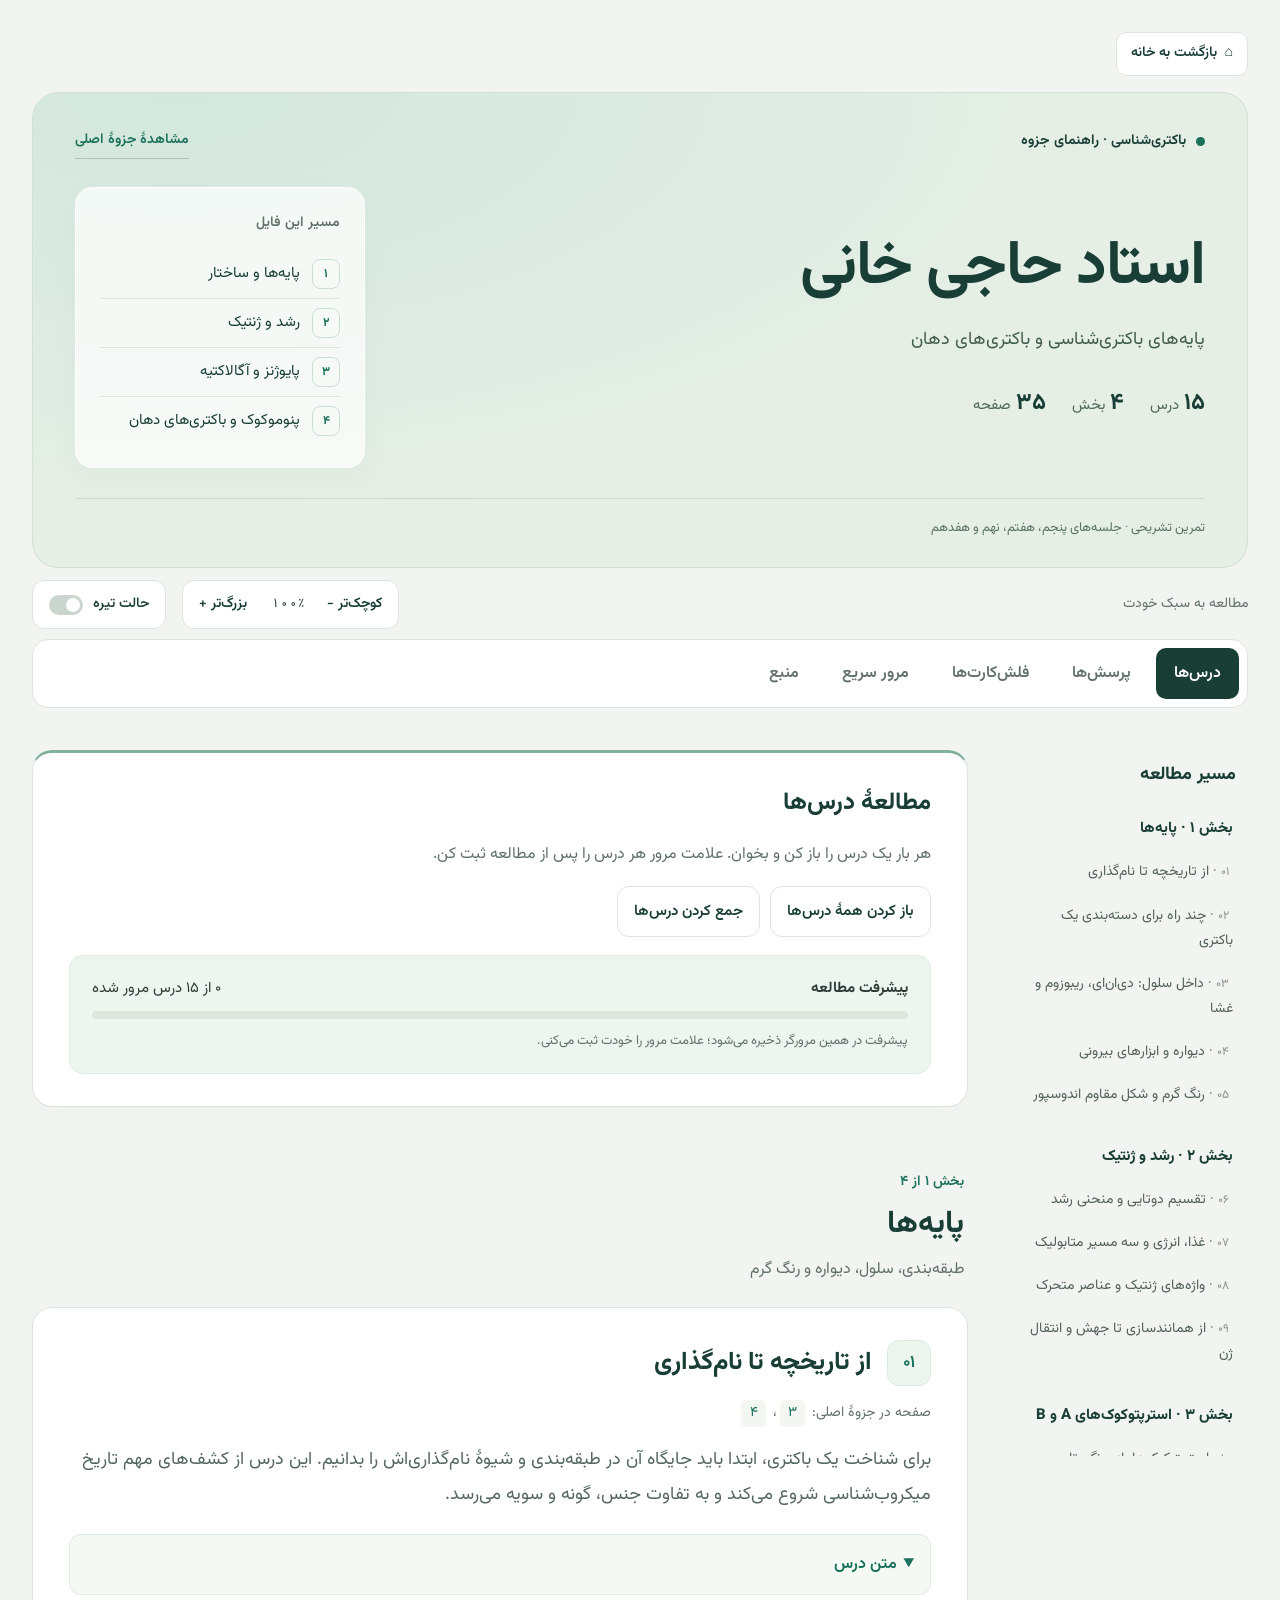
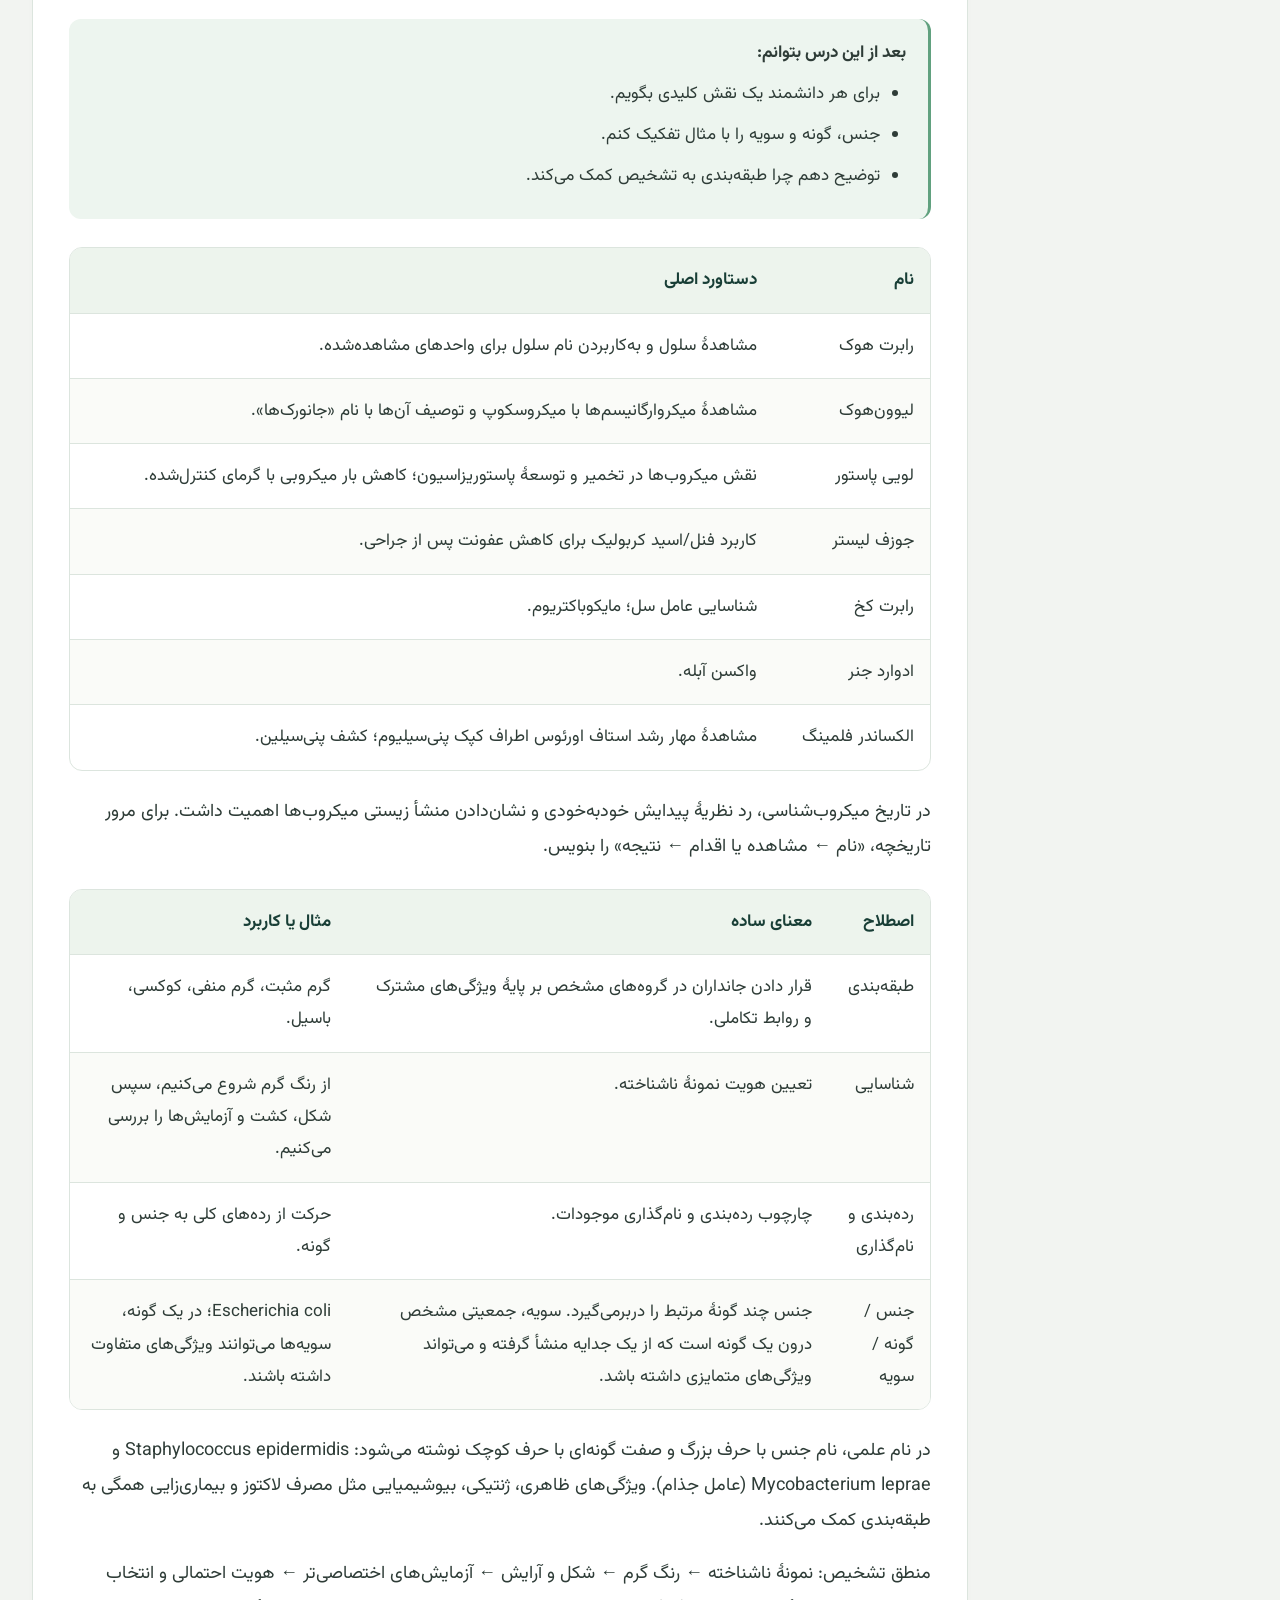
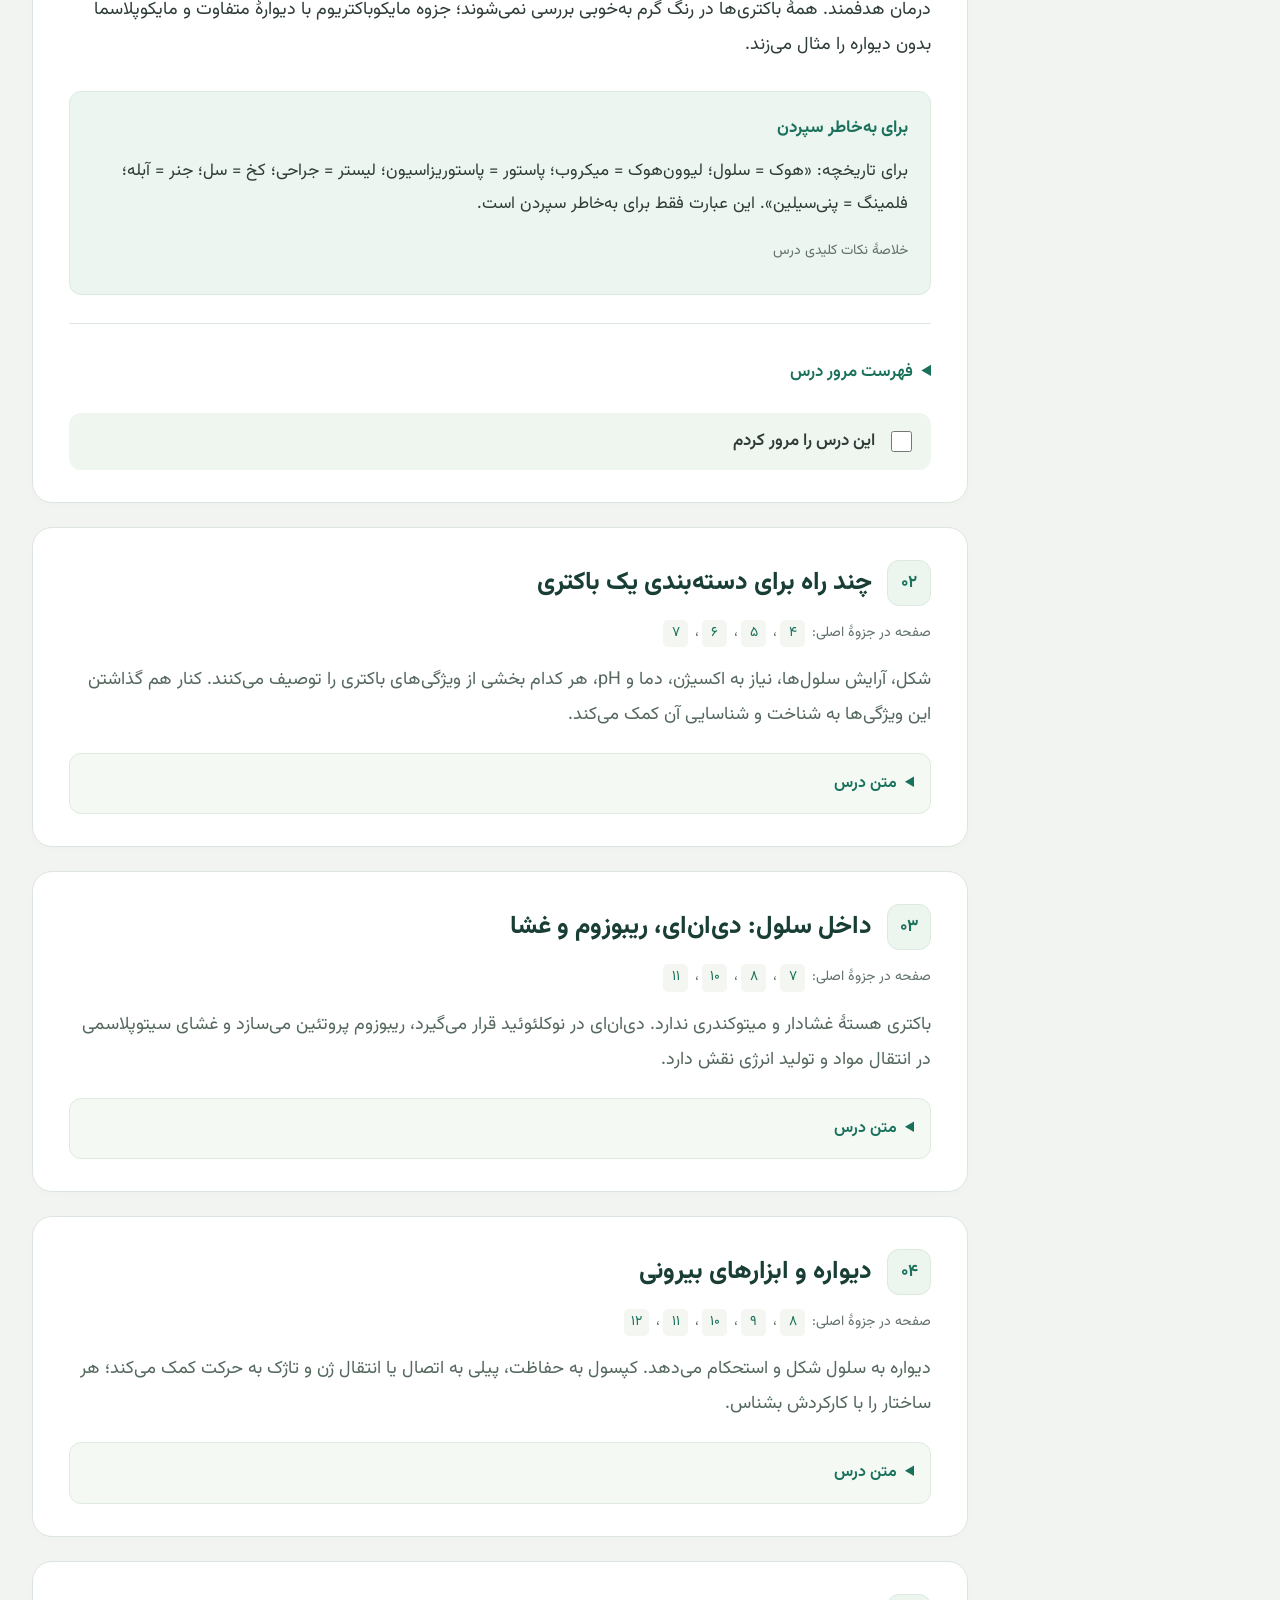
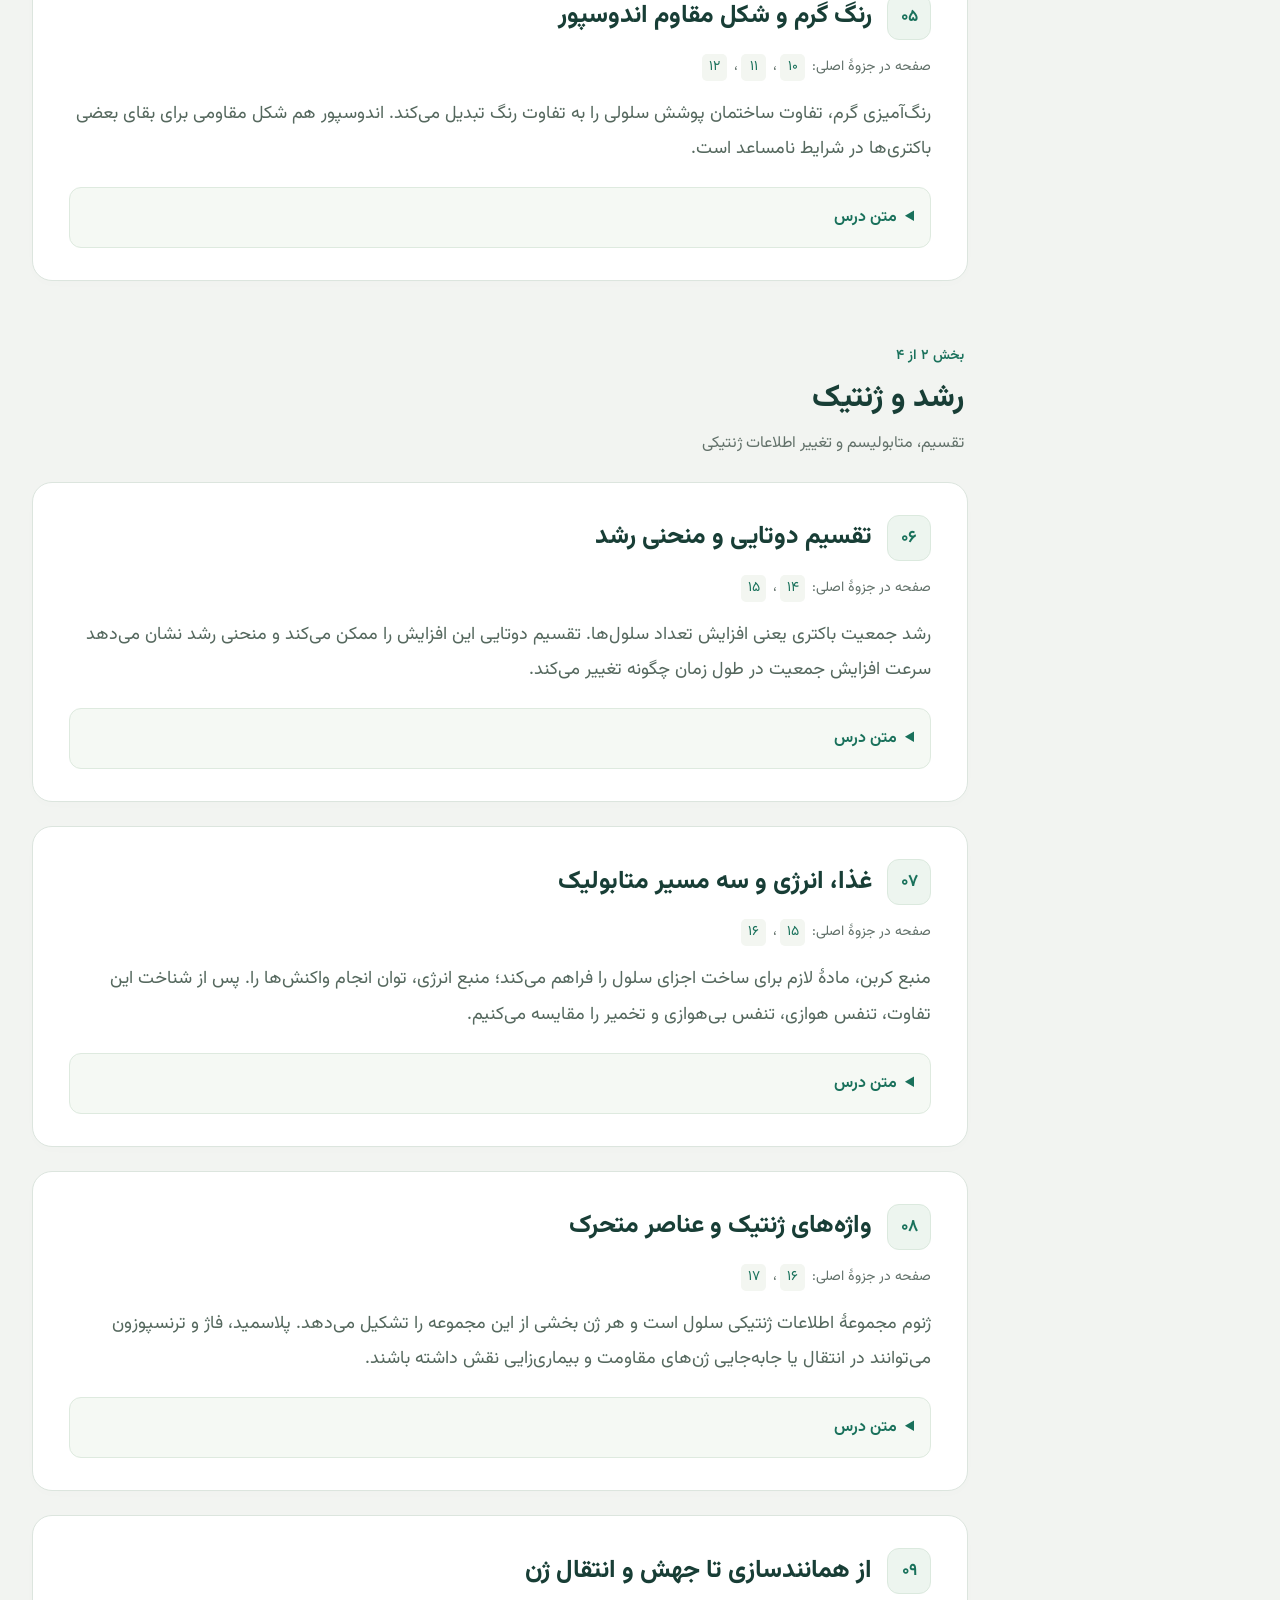
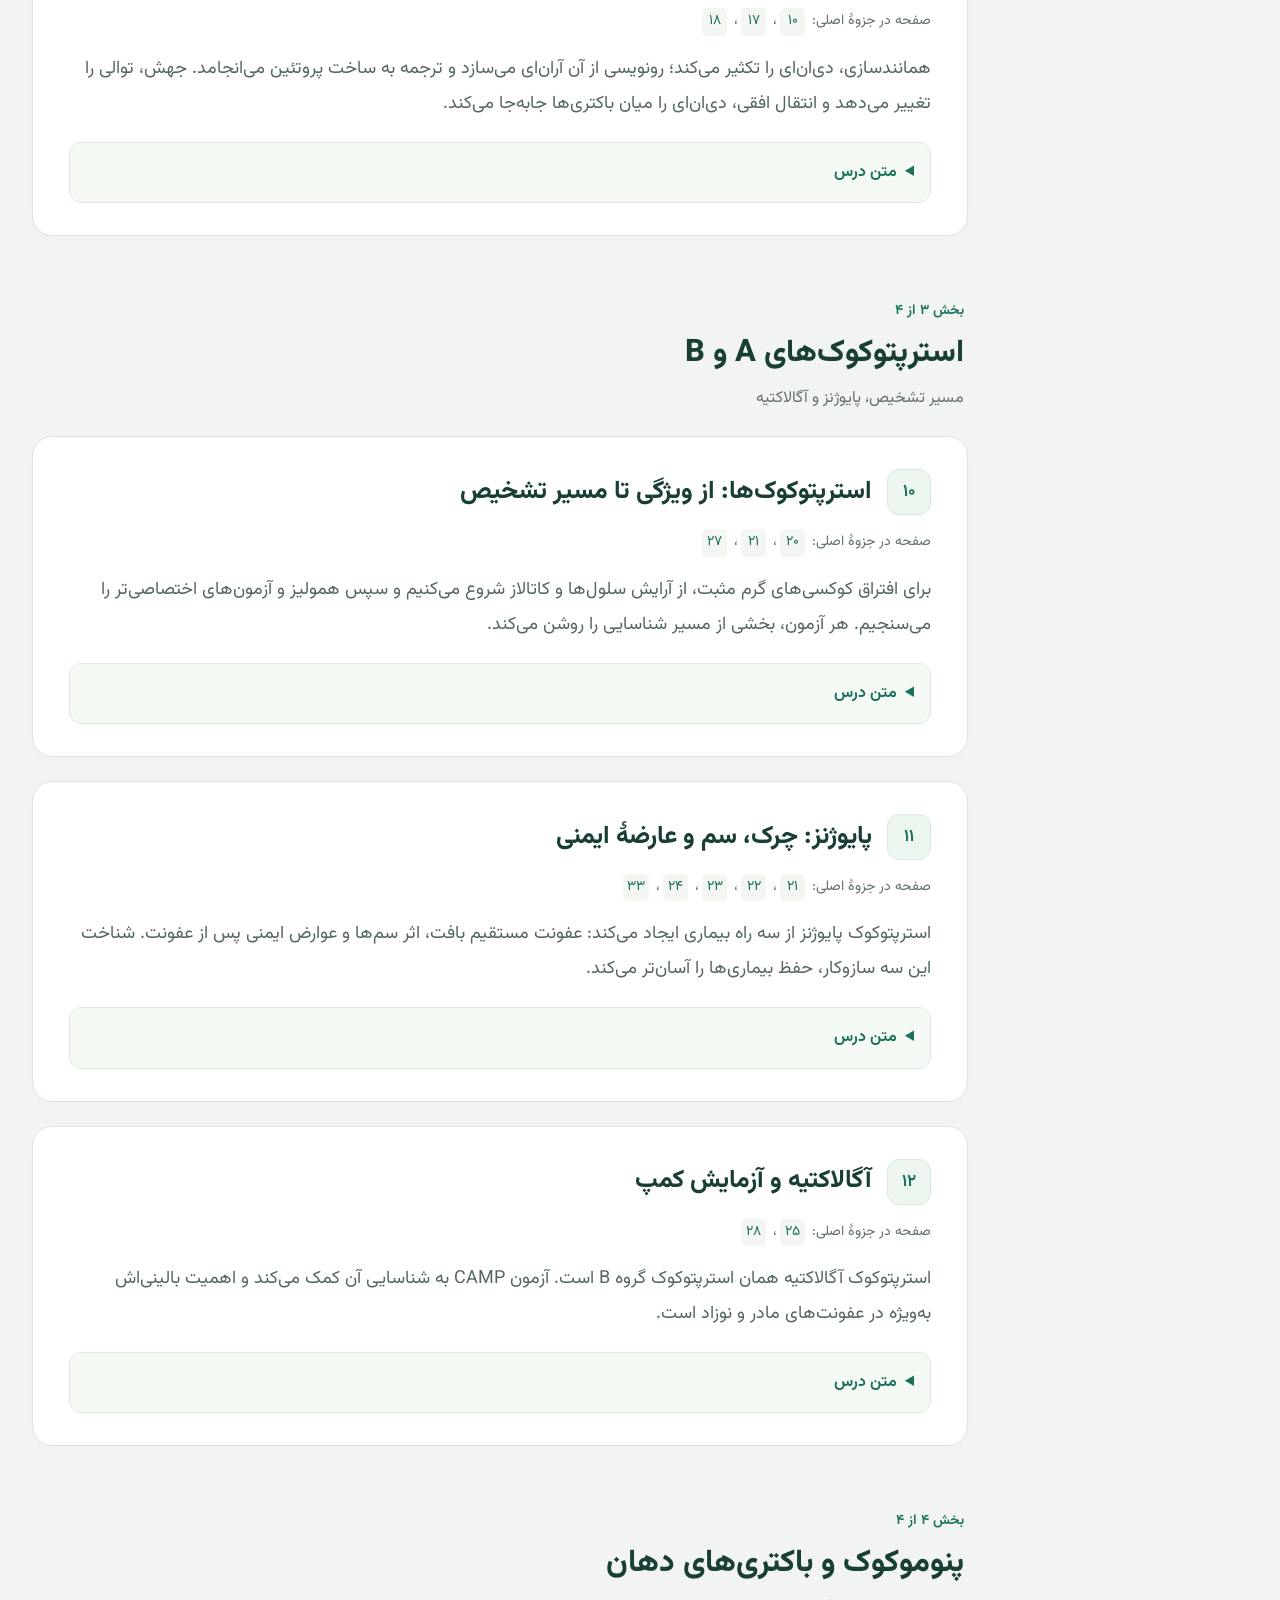
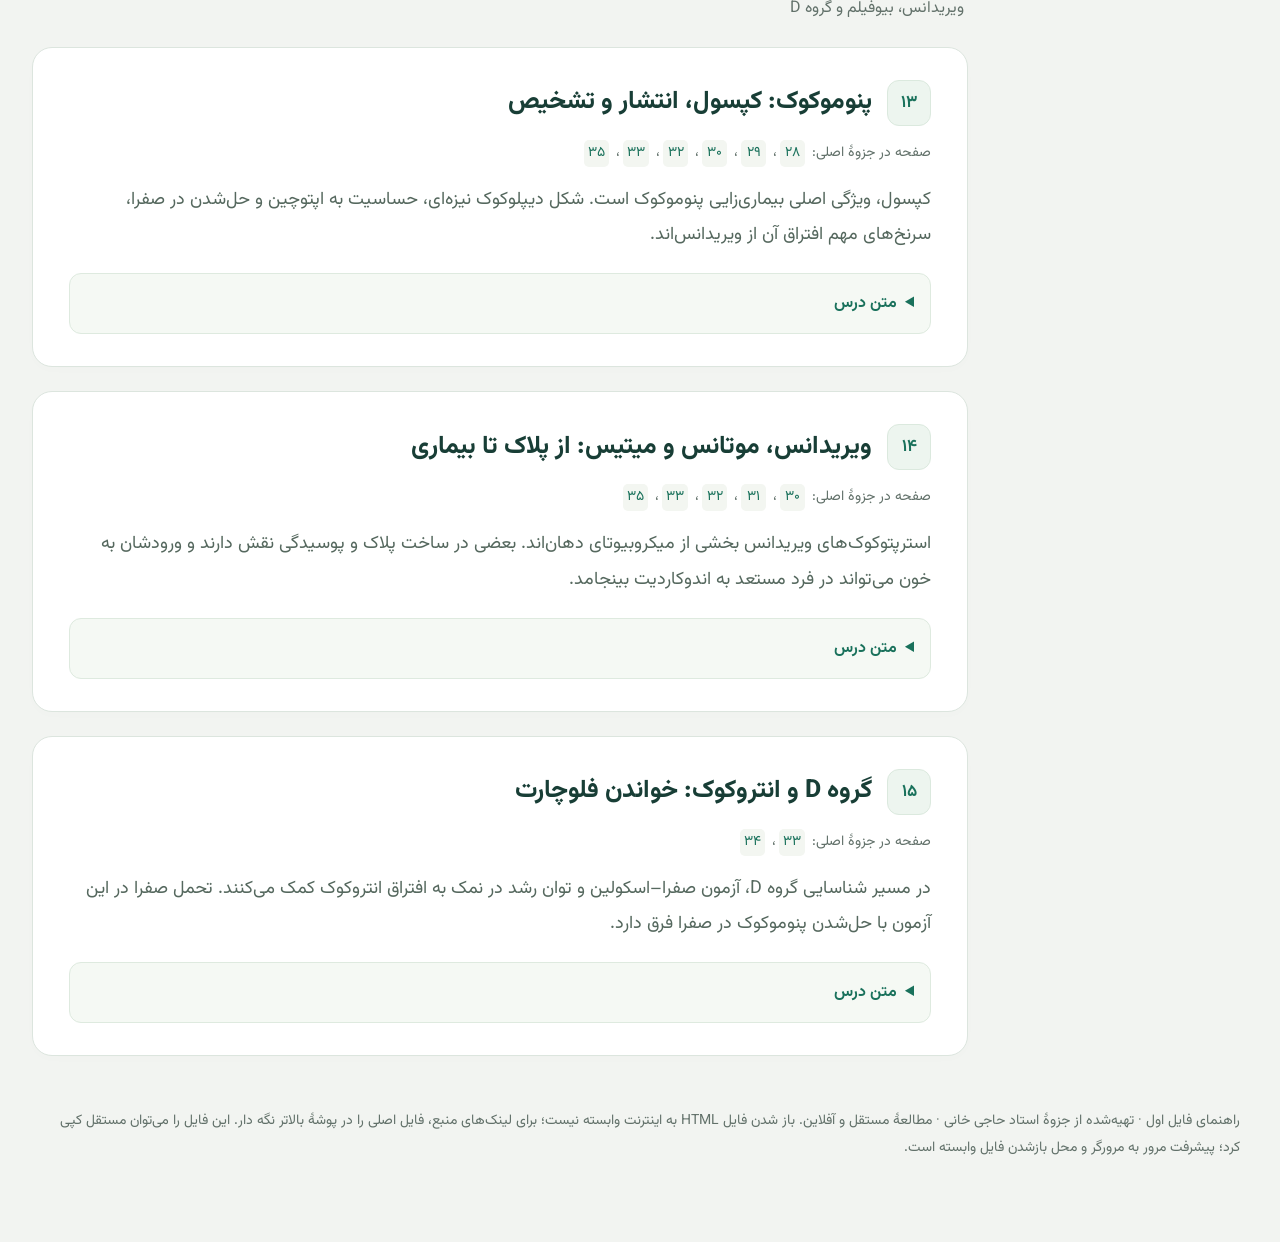
<file: study-guides/استاد حاجی خانی.html>
<!doctype html>
<html lang="fa" dir="rtl"><head><meta charset="utf-8"><meta name="viewport" content="width=device-width,initial-scale=1"><meta name="description" content="راهنمای مطالعهٔ جزوهٔ استاد حاجی خانی، ۱۵ درس فارسی، تمرین تشریحی و مرور سریع؛ بدون نیاز به اینترنت."><title>استاد حاجی خانی · راهنمای مطالعهٔ باکتری‌شناسی</title><style>@font-face{font-family:Vazirmatn;src:url([data-uri]) format("woff2");font-style:normal;font-weight:100 900;font-display:swap;}
:root{--bg:#f2f4f1;--paper:#fff;--ink:#183e36;--text:#2e3c37;--muted:#62716a;--line:#dce5de;--green:#19715b;--soft:#edf5ef;--amber:#82531c;--amberbg:#fff8e9;--radius:20px;color-scheme:light}
*{box-sizing:border-box}html{scroll-behavior:smooth;scroll-padding-top:28px}body{margin:0;background:var(--bg);color:var(--text);font-family:Vazirmatn,Tahoma,Arial,sans-serif;font-size:calc(18px * var(--text-scale,1));line-height:1.95;-webkit-text-size-adjust:100%}a{color:var(--green);text-underline-offset:5px}a:hover{color:#104e3e}button,input,summary{font:inherit}button,a,summary,input{touch-action:manipulation}button{cursor:pointer}button:focus-visible,a:focus-visible,summary:focus-visible,input:focus-visible{outline:3px solid #bc8e47;outline-offset:4px}button{background:#fff;color:var(--ink);border:1px solid var(--line);padding:10px 16px;border-radius:12px;min-height:46px;font-size:calc(15px * var(--text-scale,1));font-weight:600}button.primary{background:var(--green);border-color:var(--green);color:#fff}button:hover{background:var(--soft)}button.primary:hover{background:#125640}bdi[lang=en]{font-family:Vazirmatn,Arial,sans-serif;unicode-bidi:isolate;overflow-wrap:anywhere}p{margin:.6em 0 1em}h1,h2,h3,h4{color:var(--ink);line-height:1.55;font-weight:750}h1{font-size:calc(clamp(38px,4.8vw,62px) * var(--text-scale,1))}h2{font-size:calc(29px * var(--text-scale,1));margin:0 0 16px}h3{font-size:calc(25px * var(--text-scale,1));margin:0}h4{font-size:calc(21px * var(--text-scale,1));margin:30px 0 12px}ul,ol{padding-inline-start:26px}li{margin:8px 0}strong{font-weight:700}input[type=checkbox]{width:21px;height:21px;accent-color:var(--green);flex-shrink:0}
.site{max-width:1320px;margin:auto;padding:32px 32px 80px}.hero{background:#e6efe6;border:1px solid #d3e0d4;padding:30px 42px 26px;border-radius:26px;position:relative;overflow:hidden}.hero:before{content:'';position:absolute;inset:0;background:radial-gradient(ellipse at 12% 0%,#d3e7dd 0,transparent 65%);pointer-events:none}.hero>*{position:relative}.hero-top{display:flex;justify-content:space-between;align-items:center;gap:16px}.hero .eyebrow{display:inline-flex;align-items:center;gap:10px;font-size:calc(14px * var(--text-scale,1));font-weight:650;color:var(--ink)}.hero .eyebrow:before{content:'';width:9px;height:9px;border-radius:50%;background:var(--green)}.source-link{font-size:calc(14px * var(--text-scale,1));font-weight:600;text-decoration:none;border-bottom:1px solid #abc4b5;padding:4px 0}.hero-grid{display:grid;grid-template-columns:minmax(0,1fr) 290px;align-items:center;gap:54px;padding:28px 0 30px}.hero .course-name{font-size:calc(16px * var(--text-scale,1));color:#4f7160;margin:0 0 6px}.hero h1{margin:0 0 14px;line-height:1.3;letter-spacing:-1.2px}.hero h1 span{color:var(--green)}.hero .sub{font-size:calc(18px * var(--text-scale,1));max-width:600px;line-height:1.9;margin:0;color:#405c4c}.hero-stats{display:flex;gap:26px;margin-top:24px;font-size:calc(15px * var(--text-scale,1));color:#4e6859}.hero-stats strong{font-size:calc(23px * var(--text-scale,1));color:var(--ink);margin-inline-end:5px}.hero-route{padding:22px 24px;background:rgba(255,255,255,.7);border:1px solid rgba(255,255,255,.95);border-radius:18px;box-shadow:0 8px 30px #183e3607}.hero-route>p{font-size:calc(14px * var(--text-scale,1));color:var(--muted);margin:0 0 12px;font-weight:600}.hero-route ol{list-style:none;padding:0;margin:0}.hero-route li{margin:0}.hero-route a{display:flex;align-items:center;gap:12px;font-size:calc(15px * var(--text-scale,1));text-decoration:none;padding:9px 0;color:var(--ink)}.hero-route li+li{border-top:1px solid #dce6dd}.hero-route a:hover{color:var(--green)}.hero-route span{font-size:calc(12px * var(--text-scale,1));font-weight:700;color:var(--green);border:1px solid #cbdfd1;background:#f5faf6;border-radius:8px;min-width:28px;text-align:center;line-height:28px}.hero-bottom{display:flex;justify-content:space-between;align-items:center;gap:16px;border-top:1px solid #c9dbcc;padding-top:17px}.hero-bottom strong{font-size:calc(16px * var(--text-scale,1));font-weight:600}.hero-bottom .source{font-size:calc(13px * var(--text-scale,1));color:#597261;margin:0}
.layout{display:grid;grid-template-columns:250px minmax(0,1fr);gap:30px;align-items:start;margin-top:32px}.sidebar{position:sticky;top:24px;max-height:calc(100vh - 48px);overflow-y:auto;padding:12px 0 12px 14px;scrollbar-width:thin;scrollbar-color:#c2d2c6 transparent}.sidebar h2{font-size:calc(18px * var(--text-scale,1));padding:0 12px;margin-bottom:16px}.sidebar ol{list-style:none;padding:0;margin:0}.sidebar li{margin:0}.sidebar a{display:block;text-decoration:none;padding:9px 12px;border-radius:10px;font-size:calc(14px * var(--text-scale,1));line-height:1.8;color:#526158;border-right:3px solid transparent}.sidebar a:hover{background:#e8eee7;color:var(--green)}.sidebar a.active{background:#e2eee4;color:#155b46;border-right-color:var(--green);font-weight:650}.sidebar a bdi{font-size:calc(12px * var(--text-scale,1));opacity:.65;margin-inline-end:4px}.sidebar .part-link{font-weight:750;font-size:calc(15px * var(--text-scale,1));color:var(--ink);margin-top:16px}.sidebar .minor{border-top:1px solid var(--line);margin-top:22px;padding-top:14px}.main{min-width:0}.intro,.lesson,.reference-section{background:var(--paper);border:1px solid var(--line);border-radius:var(--radius);padding:32px 36px;margin-bottom:24px;box-shadow:0 3px 12px #1b3b3003}.intro{border-top:3px solid #83b09a}.intro h2{font-size:calc(24px * var(--text-scale,1))}.intro .method{font-size:calc(18px * var(--text-scale,1));margin-bottom:18px}.toolbar{display:flex;flex-wrap:wrap;gap:10px;align-items:center;border-top:1px solid var(--line);padding-top:20px;margin-top:24px}.print-choice{display:flex;align-items:center;gap:9px;font-size:calc(14px * var(--text-scale,1));min-height:46px}.progress-box{margin:24px 0 0;padding:18px 22px;background:var(--soft);border:1px solid #e0ece1;border-radius:14px}.progress-line{display:flex;justify-content:space-between;gap:8px;font-size:calc(15px * var(--text-scale,1));flex-wrap:wrap;margin-bottom:8px}.progress-box progress{width:100%;height:8px;accent-color:var(--green);border:0;border-radius:9px;overflow:hidden;display:block;background:#dce8dc}.progress-box progress::-webkit-progress-bar{background:#dce8dc}.progress-box progress::-webkit-progress-value{background:var(--green);border-radius:9px}.storage{font-size:calc(13px * var(--text-scale,1));color:var(--muted);margin:10px 0 0}.part-heading{padding:28px 4px 16px;margin-top:34px}.part-heading .overline{color:var(--green);font-size:calc(14px * var(--text-scale,1));margin:0;font-weight:600}.part-heading h2{font-size:calc(31px * var(--text-scale,1));margin:5px 0}.part-heading p{font-size:calc(16px * var(--text-scale,1));color:var(--muted);margin:0 0 6px}.lesson-top{display:flex;align-items:center;gap:15px}.lesson-num{background:var(--soft);color:var(--green);border:1px solid #dbe9de;border-radius:12px;min-width:44px;line-height:44px;text-align:center;font-weight:650;font-size:calc(17px * var(--text-scale,1))}.refs{display:block;color:var(--muted);font-size:calc(14px * var(--text-scale,1));line-height:1.8;margin:14px 0}.refs a{display:inline-block;margin:0 3px;min-width:25px;padding:1px 4px;text-align:center;background:#f3f6f1;border-radius:5px;text-decoration:none}.overview{font-size:calc(18px * var(--text-scale,1));color:#55685e;margin:16px 0 20px}.lesson-body>summary{color:var(--green);font-size:calc(16px * var(--text-scale,1));font-weight:650;cursor:pointer;padding:14px 16px;border:1px solid #deeadf;background:#f5f9f4;border-radius:12px;list-style-position:inside}.lesson-body[open]>summary{margin-bottom:24px}.goals{border-right:3px solid #61a17f;padding:18px 22px;background:var(--soft);border-radius:12px;margin:0 0 28px;font-size:calc(17px * var(--text-scale,1))}.goals p{margin:0}.goals ul{margin:8px 0 0}.table-wrap{overflow-x:auto;margin:24px 0;border:1px solid var(--line);border-radius:13px;overscroll-behavior-x:contain}table{width:100%;border-collapse:collapse;font-size:calc(17px * var(--text-scale,1));line-height:1.9}th,td{padding:16px;text-align:right;vertical-align:top;border-bottom:1px solid var(--line);overflow-wrap:anywhere}th{background:#edf4ed;font-weight:700;color:var(--ink)}tr:last-child td{border-bottom:0}tbody tr:nth-child(even){background:#fafbf8}.steps{counter-reset:step;list-style:none;padding:0;margin:24px 0}.steps li{counter-increment:step;display:flex;gap:16px;padding:12px 0}.steps li:before{content:counter(step);display:block;flex:0 0 32px;text-align:center;border-radius:10px;height:32px;line-height:32px;margin-top:3px;background:var(--soft);color:var(--green);font-size:calc(15px * var(--text-scale,1));font-weight:650}.memory{padding:20px 22px;margin:28px 0;background:#edf5f0;border:1px solid #daeade;border-radius:12px;font-size:calc(17px * var(--text-scale,1))}.memory strong{color:var(--green)}.question{padding:24px 0;border-top:1px solid var(--line)}.q-kind{display:inline-block;color:var(--muted);font-size:calc(13px * var(--text-scale,1));line-height:1.7;background:#f2f5ef;border-radius:6px;padding:3px 9px}.q-prompt{font-weight:650;font-size:calc(19px * var(--text-scale,1));line-height:1.9;margin:10px 0 14px}.answer>summary{display:list-item;list-style-position:inside;color:var(--green);font-size:calc(16px * var(--text-scale,1));cursor:pointer;padding:10px 0;min-height:44px;font-weight:550}.answer-body{font-size:calc(18px * var(--text-scale,1));border-right:3px solid #7eaa8f;padding:18px 22px;margin:12px 0;background:#f1f7f1;border-radius:12px}.answer-body ul{margin:8px 0}.checklist{border-top:1px solid var(--line);padding-top:24px;margin-top:20px;font-size:calc(17px * var(--text-scale,1))}.checklist label{display:flex;align-items:center;gap:12px;min-height:50px;font-weight:600;cursor:pointer;padding:12px 16px;background:#eff6ef;border-radius:12px;margin-top:16px}.checklist ul{color:var(--muted);margin:12px 0}.explanation{border:1px solid var(--line);border-radius:12px;margin:24px 0;padding:0 20px}.explanation>summary{cursor:pointer;color:var(--green);padding:16px 0;font-size:calc(17px * var(--text-scale,1))}.explanation>div{font-size:calc(18px * var(--text-scale,1));padding:0 0 16px}.curve{margin:24px 0;color:var(--ink);direction:ltr}.curve svg{width:100%;height:auto;display:block}.caption{display:block;font-size:calc(14px * var(--text-scale,1));color:var(--muted);direction:rtl;margin:8px 0}.section-lead{color:var(--muted);font-size:calc(16px * var(--text-scale,1));line-height:1.95}.reference-section{margin-top:36px}.footnote{color:var(--muted);font-size:calc(14px * var(--text-scale,1));line-height:1.9;margin-top:28px;padding:0 8px}.back{font-size:calc(15px * var(--text-scale,1));display:inline-block;margin-top:20px}.nojs{background:var(--amberbg);padding:18px}.done .lesson-num{background:var(--green);color:#fff}.done .lesson-top:after{content:'✓';color:var(--green);font-size:calc(22px * var(--text-scale,1))}.mobile-contents{display:none}.mini-source{font-size:calc(14px * var(--text-scale,1));color:var(--muted)}.screen-reader{position:absolute;width:1px;height:1px;padding:0;margin:-1px;overflow:hidden;clip:rect(0,0,0,0);white-space:nowrap;border:0}
@media(max-width:1100px){.hero-grid{gap:30px;grid-template-columns:minmax(0,1fr) 250px}.hero{padding:26px 30px}.layout{grid-template-columns:220px minmax(0,1fr);gap:24px}.intro,.lesson,.reference-section{padding:28px}.site{padding:24px}h3{font-size:calc(24px * var(--text-scale,1))}}
@media(max-width:980px){.layout{display:block;margin-top:24px}.sidebar{display:none}.main{max-width:820px;margin:auto}.mobile-contents{display:block;margin:24px 0;background:var(--paper);border:1px solid var(--line);border-radius:14px;padding:14px 22px}.mobile-contents summary{cursor:pointer;font-weight:650;min-height:44px;padding:7px 0;font-size:calc(17px * var(--text-scale,1))}.mobile-contents ol{padding-inline-start:26px;font-size:calc(16px * var(--text-scale,1))}.mobile-contents a{display:inline-block;padding:6px 0;text-decoration:none}.mobile-contents .part-link{font-weight:700}.mobile-contents .minor{border-top:1px solid var(--line);padding-top:12px}.mobile-contents .minor a{display:block}.hero-bottom{align-items:start;flex-direction:column;gap:6px}.hero-grid{grid-template-columns:minmax(0,1fr) 240px;gap:24px}.hero h1{font-size:calc(44px * var(--text-scale,1))}.hero .sub{font-size:calc(17px * var(--text-scale,1))}}
@media(max-width:620px){.site{padding:14px 14px 44px}.hero{padding:22px;border-radius:20px}.hero-top{gap:12px;align-items:start}.hero .eyebrow,.source-link{font-size:calc(12px * var(--text-scale,1))}.hero-grid{display:block;padding:26px 0 24px}.hero h1{font-size:calc(42px * var(--text-scale,1));letter-spacing:-.7px}.hero .course-name{font-size:calc(15px * var(--text-scale,1))}.hero .sub{font-size:calc(17px * var(--text-scale,1))}.hero-stats{gap:24px;margin-top:20px;font-size:calc(14px * var(--text-scale,1))}.hero-stats strong{font-size:calc(22px * var(--text-scale,1))}.hero-route{margin-top:25px;padding:15px 18px;box-shadow:none}.hero-route>p{margin-bottom:5px}.hero-route ol{display:grid;grid-template-columns:1fr 1fr;gap:0 16px}.hero-route li+li{border:0}.hero-route a{font-size:calc(13px * var(--text-scale,1));line-height:1.7;gap:8px;padding:8px 0}.hero-route span{min-width:24px;line-height:24px;flex-shrink:0}.hero-bottom strong{font-size:calc(15px * var(--text-scale,1))}.hero-bottom .source{font-size:calc(12px * var(--text-scale,1))}.intro,.lesson,.reference-section{padding:22px 20px;border-radius:16px}body{font-size:calc(18px * var(--text-scale,1))}h2{font-size:calc(26px * var(--text-scale,1))}h3{font-size:calc(23px * var(--text-scale,1))}h4{font-size:calc(20px * var(--text-scale,1))}.lesson-top{gap:12px;align-items:start}.lesson-num{min-width:36px;line-height:36px;font-size:calc(15px * var(--text-scale,1));border-radius:10px;margin-top:2px}.overview,.intro .method{font-size:calc(17px * var(--text-scale,1))}.refs{font-size:calc(13px * var(--text-scale,1))}.goals{font-size:calc(16px * var(--text-scale,1));padding:16px 18px}.part-heading h2{font-size:calc(29px * var(--text-scale,1))}.toolbar button{font-size:calc(14px * var(--text-scale,1));padding:10px 12px;flex:1 1 auto}.print-choice{font-size:calc(14px * var(--text-scale,1))}.table-wrap{border-radius:10px}table{font-size:calc(16px * var(--text-scale,1))}th,td{padding:13px 12px}.table-wrap:has(th:nth-child(3)) table{min-width:590px}.table-wrap:has(th:nth-child(3)):before{content:'برای دیدن ستون‌های دیگر، جدول را افقی جابه‌جا کن.';display:block;padding:8px 12px;font-size:calc(12px * var(--text-scale,1));color:var(--muted);border-bottom:1px solid var(--line)}.memory{padding:18px;font-size:calc(16px * var(--text-scale,1))}.answer-body{padding:16px 18px;font-size:calc(17px * var(--text-scale,1))}.q-prompt{font-size:calc(18px * var(--text-scale,1))}.section-lead{font-size:calc(16px * var(--text-scale,1))}.progress-box{padding:16px}.progress-line{font-size:calc(14px * var(--text-scale,1))}.storage{font-size:calc(13px * var(--text-scale,1))}.lesson-body>summary{font-size:calc(15px * var(--text-scale,1));padding:13px 12px}.checklist{font-size:calc(16px * var(--text-scale,1))}.caption,.mini-source{font-size:calc(13px * var(--text-scale,1))}.mobile-contents{padding:12px 18px}.footnote{font-size:calc(13px * var(--text-scale,1))}}
@media(prefers-reduced-motion:reduce){html{scroll-behavior:auto}}
@media print{@page{size:A4;margin:16mm}html{scroll-behavior:auto}body{background:white;color:#111;font-size:11pt;line-height:1.8}.site{max-width:none;padding:0}.hero{background:none!important;color:#111;padding:0 0 15px;border:0;border-radius:0;border-bottom:2px solid #333}.hero:before,.hero-route,.hero-top,.hero-stats,.sidebar,.mobile-contents,.toolbar,.progress-box,.back,.footnote,.checklist label,.storage,.no-print{display:none!important}.hero-grid{display:block;padding:0}.hero h1{color:#111;font-size:25pt;letter-spacing:0}.hero h1 br{display:none}.hero h1 span{color:#111}.hero .sub,.hero .course-name,.hero .source{color:#333}.hero .sub{font-size:11pt}.hero-bottom{border:0;padding:8px 0}.hero-bottom strong{display:none}.layout{display:block;margin:20px 0}.main{max-width:none}.intro,.lesson,.reference-section{border:0;border-radius:0;padding:0;margin:0 0 24px;box-shadow:none}.part-heading{break-before:page;margin-top:0;padding-top:0}.part-heading h2{font-size:20pt}.lesson-top{break-after:avoid}h2,h3,h4,summary{break-after:avoid}.lesson{break-inside:auto}.lesson-body>summary{display:none}.goals,.memory,.answer-body{background:none!important;border:1px solid #bbb;border-radius:0;padding:10px;font-size:11pt}.overview,.intro .method,.section-lead,.checklist,.explanation>div{font-size:11pt}.question{break-inside:avoid}.q-prompt{font-size:12pt}.answer{display:none}.print-answers .answer{display:block}.answer>summary{display:none}.explanation>summary{font-weight:bold}.refs{font-size:9pt}.refs a{background:none}.table-wrap{overflow:visible;border:0;border-radius:0}.table-wrap:before{display:none!important}.table-wrap table{min-width:0!important;font-size:10pt}th,td{padding:7px;border:1px solid #aaa}tr{break-inside:avoid}thead{display:table-header-group}a{color:#111;text-decoration:none}.caption,.q-kind{font-size:9pt;background:none}.checklist ul{color:#333}.curve{max-width:450px}.lesson-num{background:none;color:#111;border:1px solid #777}.done .lesson-num{color:#111;background:none}.done .lesson-top:after{display:none}}

.reader-bar,.study-tabs{display:none}.js .reader-bar{display:flex;justify-content:space-between;align-items:center;gap:16px;margin:24px 0 16px}.reader-caption{font-size:calc(14px * var(--text-scale,1));color:var(--muted)}.reader-controls{display:flex;align-items:center;gap:16px;flex-wrap:wrap}.size-control{display:flex;align-items:center;gap:6px;background:var(--paper);border:1px solid var(--line);border-radius:12px;padding:4px}.size-control button{padding:6px 12px;min-height:38px;border:0;background:transparent;font-size:calc(14px * var(--text-scale,1))}.size-control output{font-size:calc(13px * var(--text-scale,1));min-width:44px;text-align:center;font-variant-numeric:tabular-nums}.theme-switch{display:flex;align-items:center;gap:10px;font-size:calc(14px * var(--text-scale,1));font-weight:550;min-height:46px}.switch-track{width:34px;height:20px;border-radius:30px;background:#cad6cd;position:relative;display:inline-block}.switch-track:after{content:'';position:absolute;top:3px;right:3px;width:14px;height:14px;background:white;border-radius:50%;transition:transform .15s}.theme-switch[aria-checked=true] .switch-track{background:var(--green)}.theme-switch[aria-checked=true] .switch-track:after{transform:translateX(-14px)}button:disabled{opacity:.4;cursor:default}.js .study-tabs{display:flex;gap:7px;overflow-x:auto;padding:8px;background:var(--paper);border:1px solid var(--line);border-radius:16px;scrollbar-width:thin;scroll-margin-top:18px}.study-tabs button{white-space:nowrap;border:0;background:transparent;border-radius:10px;font-size:calc(16px * var(--text-scale,1));padding:10px 18px;color:var(--muted);font-weight:600}.study-tabs button[aria-selected=true]{background:var(--ink);color:var(--paper)}.study-tabs button:hover:not([aria-selected=true]){background:var(--soft);color:var(--ink)}.tab-panel[hidden],.flashcard[hidden]{display:none}.panel-content{max-width:880px;margin:28px auto 0}.panel-content>.reference-section:first-child{margin-top:0}.recall-group{margin:32px 0 12px;padding-top:20px;border-top:1px solid var(--line)}.recall-group h3{font-size:calc(22px * var(--text-scale,1))}.flash-toolbar{display:flex;justify-content:space-between;align-items:center;gap:18px;flex-wrap:wrap;margin:24px 0}.flash-toolbar label{display:flex;align-items:center;gap:12px;font-size:calc(15px * var(--text-scale,1))}.flash-toolbar select{font:inherit;font-size:calc(15px * var(--text-scale,1));background:var(--paper);color:var(--text);border:1px solid var(--line);border-radius:10px;padding:10px;max-width:100%;min-height:44px}.flash-position{font-size:calc(14px * var(--text-scale,1));color:var(--muted)}.flashcard{padding:28px;background:var(--soft);border:1px solid var(--line);border-radius:18px;margin:20px 0}.flashcard .flash-label{font-size:calc(14px * var(--text-scale,1));color:var(--muted)}.flashcard h3{font-size:calc(23px * var(--text-scale,1));line-height:1.9;margin:18px 0 24px}.flash-answer>summary{cursor:pointer;color:var(--green);font-weight:600;font-size:calc(17px * var(--text-scale,1));padding:12px 0;list-style-position:inside}.flash-answer .answer-body{background:var(--paper)}.flash-navigation{display:flex;justify-content:space-between;gap:16px}.flash-navigation button{min-width:110px}.flash-toolbar,.flash-navigation{display:none}.js .flash-toolbar,.js .flash-navigation{display:flex}
html{scroll-padding-top:var(--reader-offset,28px)}.js .reader-dock{position:sticky;top:0;z-index:10;background:var(--bg);padding:12px 0 10px}.js .reader-dock .reader-bar{margin:0 0 10px}.reader-dock .study-tabs{scroll-margin-top:0}.sidebar{top:var(--reader-offset,24px);max-height:calc(100vh - var(--reader-offset,24px) - 24px)}
.lesson-intro h2{font-size:calc(24px * var(--text-scale,1))}.lesson-intro .toolbar{border-top:0;margin-top:12px;padding-top:0}.lesson-intro .progress-box{margin-top:18px}.lesson-checklist>summary,.study-instructions>summary{cursor:pointer;color:var(--green);font-weight:600;padding:8px 0}.lesson-checklist ul{margin-bottom:16px}.recall-group{margin:14px 0;padding:0;border:1px solid var(--line);border-radius:12px;overflow:hidden}.recall-group>summary{cursor:pointer;padding:16px 20px;font-size:calc(17px * var(--text-scale,1));font-weight:600;color:var(--ink);background:var(--soft);list-style-position:inside}.recall-group>summary span{display:block;font-size:calc(13px * var(--text-scale,1));color:var(--muted);font-weight:400;margin-top:4px}.recall-content{padding:8px 22px 12px}.steps li:before{content:counter(step,persian)}.mobile-contents ol{list-style-type:persian}
@media(max-width:620px){.recall-group>summary{font-size:calc(16px * var(--text-scale,1));padding:14px 16px}.recall-content{padding:8px 16px}.lesson-intro h2{font-size:calc(23px * var(--text-scale,1))}}
@media print{.recall-group{border:0;border-radius:0;margin:20px 0}.recall-group>summary{background:none;font-size:12pt;padding:0}.recall-content{padding:0}.lesson-checklist>summary{font-weight:bold}}
@media print{.reader-dock{display:none!important}html{scroll-padding-top:0}}
[data-theme=dark]{color-scheme:dark;--bg:#111c17;--paper:#1b2922;--ink:#d8ece0;--text:#d1e1d6;--muted:#a6bdb0;--line:#354c3e;--green:#8bceac;--soft:#273e30;--amber:#f2c889;--amberbg:#3a2f1d}
[data-theme=dark] .memory{background:var(--soft)}[data-theme=dark] .curve path:nth-of-type(2){stroke:var(--green)}.curve svg text{font-size:calc(16px * var(--text-scale,1))}
[data-theme=dark] .hero{background:#243b2c;border-color:#3f5c48}[data-theme=dark] .hero:before{background:radial-gradient(ellipse at 12% 0%,#304d3b 0,transparent 65%)}[data-theme=dark] .hero .course-name,[data-theme=dark] .hero .sub,[data-theme=dark] .hero-stats,[data-theme=dark] .hero-bottom .source{color:#b6d2bf}[data-theme=dark] .source-link,[data-theme=dark] .hero-bottom{border-color:#486350}[data-theme=dark] .hero-route{background:#1c3024;border-color:#3e5948;box-shadow:none}[data-theme=dark] .hero-route li+li{border-color:#354b3c}[data-theme=dark] .hero-route span{background:#2b4433;border-color:#45694f}[data-theme=dark] .sidebar a{color:var(--muted)}[data-theme=dark] .sidebar .part-link{color:var(--ink)}[data-theme=dark] .sidebar a.active,[data-theme=dark] .sidebar a:hover{background:var(--soft);color:var(--green)}[data-theme=dark] button{background:var(--paper)}[data-theme=dark] button:hover{background:var(--soft)}[data-theme=dark] button.primary{background:#82c6a1;color:#142b1c;border-color:#82c6a1}[data-theme=dark] .intro{border-top-color:#609572}[data-theme=dark] .overview{color:var(--muted)}[data-theme=dark] .progress-box,[data-theme=dark] .lesson-num,[data-theme=dark] .lesson-body>summary,[data-theme=dark] .memory{border-color:var(--line)}[data-theme=dark] .lesson-body>summary,[data-theme=dark] .refs a,[data-theme=dark] .q-kind,[data-theme=dark] .checklist label,[data-theme=dark] .answer-body{background:var(--soft)}[data-theme=dark] .progress-box progress,[data-theme=dark] .progress-box progress::-webkit-progress-bar{background:#15261b}[data-theme=dark] th{background:#294331}[data-theme=dark] tbody tr:nth-child(even){background:#203126}[data-theme=dark] .done .lesson-num{background:var(--green);color:#10281a}[data-theme=dark] .flash-answer .answer-body{background:var(--paper)}
@media(max-width:620px){.js .reader-bar{align-items:start;flex-direction:column;gap:10px}.reader-caption{display:none}.reader-controls{width:100%;justify-content:space-between;gap:8px}.size-control button{font-size:calc(13px * var(--text-scale,1));padding:6px 8px}.theme-switch{font-size:calc(13px * var(--text-scale,1));padding:8px 12px}.study-tabs{margin-bottom:20px}.study-tabs button{font-size:calc(15px * var(--text-scale,1));padding:9px 13px}.panel-content{margin-top:22px}.flash-toolbar{align-items:start;flex-direction:column}.flash-toolbar label{flex-direction:column;align-items:start;width:100%;gap:6px}.flash-toolbar select{width:100%}.flashcard{padding:20px}.flashcard h3{font-size:calc(21px * var(--text-scale,1))}}
@media print{.reader-bar,.study-tabs,.flash-toolbar,.flash-navigation{display:none!important}.tab-panel[hidden]{display:block!important}#panel-flashcards{display:none!important}.panel-content{max-width:none;margin:0}.hero:before{display:none!important}[data-theme=dark]{--bg:white;--paper:white;--ink:#111;--text:#111;--muted:#333;--line:#aaa;--green:#111;--soft:white;--amber:#111;--amberbg:white;color-scheme:light}[data-theme=dark] .hero,[data-theme=dark] th,[data-theme=dark] tbody tr:nth-child(even),[data-theme=dark] .refs a{background:none!important}[data-theme=dark] .hero .course-name,[data-theme=dark] .hero .sub,[data-theme=dark] .hero-bottom .source{color:#333}.flashcard{background:none;border:1px solid #aaa}.flash-answer{display:none}.print-answers .flash-answer{display:block}}

@media print{:root{--text-scale:1!important}}
.home-link{display:inline-flex;align-items:center;justify-content:center;gap:8px;min-height:44px;padding:7px 14px;border:1px solid var(--line);border-radius:10px;background:var(--paper);color:var(--ink);font-size:calc(14px * var(--text-scale,1));font-weight:600;text-decoration:none;white-space:nowrap}.home-link:hover{background:var(--soft,var(--wash));text-decoration:underline}.home-link:focus-visible{outline:3px solid var(--green,var(--accent));outline-offset:3px}.home-nav{display:flex;direction:rtl;justify-content:flex-start;margin:0 0 16px}@media print{.home-link,.home-nav{display:none!important}}
@media(max-width:620px){.table-wrap table{table-layout:auto}.table-wrap th:first-child,.table-wrap td:first-child{min-width:10rem;overflow-wrap:normal;word-break:normal;hyphens:manual}}@media(max-width:620px){.table-wrap table:has(th:nth-child(2):last-child){min-width:520px;table-layout:fixed}.table-wrap table:has(th:nth-child(2):last-child) th:first-child,.table-wrap table:has(th:nth-child(2):last-child) td:first-child{width:38%;min-width:0}.table-wrap table:has(th:nth-child(2):last-child) th:nth-child(2),.table-wrap table:has(th:nth-child(2):last-child) td:nth-child(2){width:62%}}</style><!-- Embedded font: Vazirmatn. License follows.
Copyright 2015 The Vazirmatn Project Authors (https://github.com/rastikerdar/vazirmatn)

This Font Software is licensed under the SIL Open Font License, Version 1.1.
This license is copied below, and is also available with a FAQ at:
http://scripts.sil.org/OFL


- -- -- -- -- -- -- -- -- -- -- -- -- -- -- -- -- -- -- -- -- -- -- -- -- -- -- -- -- --
SIL OPEN FONT LICENSE Version 1.1 - 26 February 2007
- -- -- -- -- -- -- -- -- -- -- -- -- -- -- -- -- -- -- -- -- -- -- -- -- -- -- -- -- --

PREAMBLE
The goals of the Open Font License (OFL) are to stimulate worldwide
development of collaborative font projects, to support the font creation
efforts of academic and linguistic communities, and to provide a free and
open framework in which fonts may be shared and improved in partnership
with others.

The OFL allows the licensed fonts to be used, studied, modified and
redistributed freely as long as they are not sold by themselves. The
fonts, including any derivative works, can be bundled, embedded, 
redistributed and/or sold with any software provided that any reserved
names are not used by derivative works. The fonts and derivatives,
however, cannot be released under any other type of license. The
requirement for fonts to remain under this license does not apply
to any document created using the fonts or their derivatives.

DEFINITIONS
"Font Software" refers to the set of files released by the Copyright
Holder(s) under this license and clearly marked as such. This may
include source files, build scripts and documentation.

"Reserved Font Name" refers to any names specified as such after the
copyright statement(s).

"Original Version" refers to the collection of Font Software components as
distributed by the Copyright Holder(s).

"Modified Version" refers to any derivative made by adding to, deleting,
or substituting - - in part or in whole - - any of the components of the
Original Version, by changing formats or by porting the Font Software to a
new environment.

"Author" refers to any designer, engineer, programmer, technical
writer or other person who contributed to the Font Software.

PERMISSION & CONDITIONS
Permission is hereby granted, free of charge, to any person obtaining
a copy of the Font Software, to use, study, copy, merge, embed, modify,
redistribute, and sell modified and unmodified copies of the Font
Software, subject to the following conditions:

1) Neither the Font Software nor any of its individual components,
in Original or Modified Versions, may be sold by itself.

2) Original or Modified Versions of the Font Software may be bundled,
redistributed and/or sold with any software, provided that each copy
contains the above copyright notice and this license. These can be
included either as stand-alone text files, human-readable headers or
in the appropriate machine-readable metadata fields within text or
binary files as long as those fields can be easily viewed by the user.

3) No Modified Version of the Font Software may use the Reserved Font
Name(s) unless explicit written permission is granted by the corresponding
Copyright Holder. This restriction only applies to the primary font name as
presented to the users.

4) The name(s) of the Copyright Holder(s) or the Author(s) of the Font
Software shall not be used to promote, endorse or advertise any
Modified Version, except to acknowledge the contribution(s) of the
Copyright Holder(s) and the Author(s) or with their explicit written
permission.

5) The Font Software, modified or unmodified, in part or in whole,
must be distributed entirely under this license, and must not be
distributed under any other license. The requirement for fonts to
remain under this license does not apply to any document created
using the Font Software.

TERMINATION
This license becomes null and void if any of the above conditions are
not met.

DISCLAIMER
THE FONT SOFTWARE IS PROVIDED "AS IS", WITHOUT WARRANTY OF ANY KIND,
EXPRESS OR IMPLIED, INCLUDING BUT NOT LIMITED TO ANY WARRANTIES OF
MERCHANTABILITY, FITNESS FOR A PARTICULAR PURPOSE AND NONINFRINGEMENT
OF COPYRIGHT, PATENT, TRADEMARK, OR OTHER RIGHT. IN NO EVENT SHALL THE
COPYRIGHT HOLDER BE LIABLE FOR ANY CLAIM, DAMAGES OR OTHER LIABILITY,
INCLUDING ANY GENERAL, SPECIAL, INDIRECT, INCIDENTAL, OR CONSEQUENTIAL
DAMAGES, WHETHER IN AN ACTION OF CONTRACT, TORT OR OTHERWISE, ARISING
FROM, OUT OF THE USE OR INABILITY TO USE THE FONT SOFTWARE OR FROM
OTHER DEALINGS IN THE FONT SOFTWARE.

--></head><body><a class="screen-reader" href="#lessons">رفتن به درس‌ها</a><div class="site" id="top"><nav class="home-nav" aria-label="صفحهٔ اصلی"><a class="home-link" href="index.html" aria-label="بازگشت به صفحهٔ اصلی"><span aria-hidden="true">⌂</span> بازگشت به خانه</a></nav><header class="hero">
  <div class="hero-top">
    <div class="eyebrow">باکتری‌شناسی · راهنمای جزوه</div>
    <a class="source-link" href="../%D8%A7%D8%B3%D8%AA%D8%A7%D8%AF%20%D8%AD%D8%A7%D8%AC%DB%8C%20%D8%AE%D8%A7%D9%86%DB%8C.pdf" target="_blank" rel="noopener">مشاهدهٔ جزوهٔ اصلی</a>
  </div>
  <div class="hero-grid">
    <div class="hero-copy">
      <h1><strong>استاد حاجی خانی</strong></h1>
      <p class="sub">پایه‌های باکتری‌شناسی و باکتری‌های دهان</p>
      <div class="hero-stats"><span><strong>۱۵</strong>درس</span><span><strong>۴</strong>بخش</span><span><strong>۳۵</strong>صفحه</span></div>
    </div>
    <nav class="hero-route" aria-label="چهار بخش راهنما">
      <p>مسیر این فایل</p>
      <ol>
        <li><a href="#part-1"><span>۱</span>پایه‌ها و ساختار</a></li>
        <li><a href="#part-2"><span>۲</span>رشد و ژنتیک</a></li>
        <li><a href="#part-3"><span>۳</span>پایوژنز و آگالاکتیه</a></li>
        <li><a href="#part-4"><span>۴</span>پنوموکوک و باکتری‌های دهان</a></li>
      </ol>
    </nav>
  </div>
  <div class="hero-bottom"><p class="source">تمرین تشریحی · جلسه‌های پنجم، هفتم، نهم و هفدهم</p></div>
</header>
<div class="reader-dock"><div class="reader-bar"><span class="reader-caption">مطالعه به سبک خودت</span><div class="reader-controls"><div class="size-control" role="group" aria-label="اندازهٔ نوشته"><button type="button" id="text-smaller" aria-label="کوچک‌تر کردن نوشته">کوچک‌تر −</button><output id="text-size-value" aria-live="polite" aria-label="اندازهٔ نوشته">۱۰۰٪</output><button type="button" id="text-larger" aria-label="بزرگ‌تر کردن نوشته">بزرگ‌تر +</button></div><button type="button" id="theme-toggle" class="theme-switch" role="switch" aria-checked="false" aria-label="حالت تیره"><span>حالت تیره</span><span class="switch-track" aria-hidden="true"></span></button></div></div><div class="study-tabs" id="study-tabs" role="tablist" aria-label="بخش‌های مطالعه"><button type="button" role="tab" id="tab-lessons" aria-controls="panel-lessons" aria-selected="true" tabindex="0">درس‌ها</button><button type="button" role="tab" id="tab-questions" aria-controls="panel-questions" aria-selected="false" tabindex="-1">پرسش‌ها</button><button type="button" role="tab" id="tab-flashcards" aria-controls="panel-flashcards" aria-selected="false" tabindex="-1">فلش‌کارت‌ها</button><button type="button" role="tab" id="tab-review" aria-controls="panel-review" aria-selected="false" tabindex="-1">مرور سریع</button><button type="button" role="tab" id="tab-source" aria-controls="panel-source" aria-selected="false" tabindex="-1">منبع</button></div></div><section class="tab-panel" role="tabpanel" id="panel-lessons" aria-labelledby="tab-lessons" tabindex="0"><details class="mobile-contents"><summary>فهرست درس‌ها و بخش‌ها</summary><ol><li><a class="part-link" href="#part-1">بخش ۱ · پایه‌ها</a></li><li><a href="#lesson-01"><bdi dir="ltr">۰۱</bdi> · از تاریخچه تا نام‌گذاری</a></li><li><a href="#lesson-02"><bdi dir="ltr">۰۲</bdi> · چند راه برای دسته‌بندی یک باکتری</a></li><li><a href="#lesson-03"><bdi dir="ltr">۰۳</bdi> · داخل سلول: دی‌ان‌ای، ریبوزوم و غشا</a></li><li><a href="#lesson-04"><bdi dir="ltr">۰۴</bdi> · دیواره و ابزارهای بیرونی</a></li><li><a href="#lesson-05"><bdi dir="ltr">۰۵</bdi> · رنگ گرم و شکل مقاوم اندوسپور</a></li><li><a class="part-link" href="#part-2">بخش ۲ · رشد و ژنتیک</a></li><li><a href="#lesson-06"><bdi dir="ltr">۰۶</bdi> · تقسیم دوتایی و منحنی رشد</a></li><li><a href="#lesson-07"><bdi dir="ltr">۰۷</bdi> · غذا، انرژی و سه مسیر متابولیک</a></li><li><a href="#lesson-08"><bdi dir="ltr">۰۸</bdi> · واژه‌های ژنتیک و عناصر متحرک</a></li><li><a href="#lesson-09"><bdi dir="ltr">۰۹</bdi> · از همانندسازی تا جهش و انتقال ژن</a></li><li><a class="part-link" href="#part-3">بخش ۳ · استرپتوکوک‌های A و B</a></li><li><a href="#lesson-10"><bdi dir="ltr">۱۰</bdi> · استرپتوکوک‌ها: از ویژگی تا مسیر تشخیص</a></li><li><a href="#lesson-11"><bdi dir="ltr">۱۱</bdi> · پایوژنز: چرک، سم و عارضهٔ ایمنی</a></li><li><a href="#lesson-12"><bdi dir="ltr">۱۲</bdi> · آگالاکتیه و آزمایش کمپ</a></li><li><a class="part-link" href="#part-4">بخش ۴ · پنوموکوک و باکتری‌های دهان</a></li><li><a href="#lesson-13"><bdi dir="ltr">۱۳</bdi> · پنوموکوک: کپسول، انتشار و تشخیص</a></li><li><a href="#lesson-14"><bdi dir="ltr">۱۴</bdi> · ویریدانس، موتانس و میتیس: از پلاک تا بیماری</a></li><li><a href="#lesson-15"><bdi dir="ltr">۱۵</bdi> · گروه D و انتروکوک: خواندن فلوچارت</a></li></ol><div class="minor"></div></details><div class="layout"><nav class="sidebar" aria-label="فهرست راهنمای مطالعه"><h2>مسیر مطالعه</h2><ol><li><a class="part-link" href="#part-1">بخش ۱ · پایه‌ها</a></li><li><a href="#lesson-01"><bdi dir="ltr">۰۱</bdi> · از تاریخچه تا نام‌گذاری</a></li><li><a href="#lesson-02"><bdi dir="ltr">۰۲</bdi> · چند راه برای دسته‌بندی یک باکتری</a></li><li><a href="#lesson-03"><bdi dir="ltr">۰۳</bdi> · داخل سلول: دی‌ان‌ای، ریبوزوم و غشا</a></li><li><a href="#lesson-04"><bdi dir="ltr">۰۴</bdi> · دیواره و ابزارهای بیرونی</a></li><li><a href="#lesson-05"><bdi dir="ltr">۰۵</bdi> · رنگ گرم و شکل مقاوم اندوسپور</a></li><li><a class="part-link" href="#part-2">بخش ۲ · رشد و ژنتیک</a></li><li><a href="#lesson-06"><bdi dir="ltr">۰۶</bdi> · تقسیم دوتایی و منحنی رشد</a></li><li><a href="#lesson-07"><bdi dir="ltr">۰۷</bdi> · غذا، انرژی و سه مسیر متابولیک</a></li><li><a href="#lesson-08"><bdi dir="ltr">۰۸</bdi> · واژه‌های ژنتیک و عناصر متحرک</a></li><li><a href="#lesson-09"><bdi dir="ltr">۰۹</bdi> · از همانندسازی تا جهش و انتقال ژن</a></li><li><a class="part-link" href="#part-3">بخش ۳ · استرپتوکوک‌های A و B</a></li><li><a href="#lesson-10"><bdi dir="ltr">۱۰</bdi> · استرپتوکوک‌ها: از ویژگی تا مسیر تشخیص</a></li><li><a href="#lesson-11"><bdi dir="ltr">۱۱</bdi> · پایوژنز: چرک، سم و عارضهٔ ایمنی</a></li><li><a href="#lesson-12"><bdi dir="ltr">۱۲</bdi> · آگالاکتیه و آزمایش کمپ</a></li><li><a class="part-link" href="#part-4">بخش ۴ · پنوموکوک و باکتری‌های دهان</a></li><li><a href="#lesson-13"><bdi dir="ltr">۱۳</bdi> · پنوموکوک: کپسول، انتشار و تشخیص</a></li><li><a href="#lesson-14"><bdi dir="ltr">۱۴</bdi> · ویریدانس، موتانس و میتیس: از پلاک تا بیماری</a></li><li><a href="#lesson-15"><bdi dir="ltr">۱۵</bdi> · گروه D و انتروکوک: خواندن فلوچارت</a></li></ol><div class="minor"></div></nav><main class="main"><section class="intro lesson-intro"><h2 id="how">مطالعهٔ درس‌ها</h2><p class="section-lead">هر بار یک درس را باز کن و بخوان. علامت مرور هر درس را پس از مطالعه ثبت کن.</p><div class="toolbar"><button id="expand-lessons" type="button">باز کردن همهٔ درس‌ها</button><button id="collapse-lessons" type="button">جمع کردن درس‌ها</button></div><div class="progress-box"><div class="progress-line"><strong>پیشرفت مطالعه</strong><span id="progress-label" aria-live="polite">۰ از ۱۵ درس مرور شده</span></div><progress id="progress" max="15" value="0" aria-label="تعداد درس‌های مرورشده"></progress><p class="storage" id="storage-message">پیشرفت در همین مرورگر ذخیره می‌شود.</p></div></section><div id="lessons"><div class="part-heading" id="part-1"><p class="overline">بخش ۱ از ۴</p><h2>پایه‌ها</h2><p>طبقه‌بندی، سلول، دیواره و رنگ گرم</p></div><article class="lesson" id="lesson-01"><div class="lesson-top"><span class="lesson-num" aria-hidden="true">۰۱</span><h3>از تاریخچه تا نام‌گذاری</h3></div><span class="refs">صفحه در جزوهٔ اصلی: <a href="../%D8%A7%D8%B3%D8%AA%D8%A7%D8%AF%20%D8%AD%D8%A7%D8%AC%DB%8C%20%D8%AE%D8%A7%D9%86%DB%8C.pdf#page=3" target="_blank" rel="noopener">۳</a>، <a href="../%D8%A7%D8%B3%D8%AA%D8%A7%D8%AF%20%D8%AD%D8%A7%D8%AC%DB%8C%20%D8%AE%D8%A7%D9%86%DB%8C.pdf#page=4" target="_blank" rel="noopener">۴</a></span><p class="overview">برای شناخت یک باکتری، ابتدا باید جایگاه آن در طبقه‌بندی و شیوهٔ نام‌گذاری‌اش را بدانیم. این درس از کشف‌های مهم تاریخ میکروب‌شناسی شروع می‌کند و به تفاوت جنس، گونه و سویه می‌رسد.</p><details class="lesson-body" open><summary>متن درس</summary><div class="goals"><strong>بعد از این درس بتوانم:</strong><ul><li>برای هر دانشمند یک نقش کلیدی بگویم.</li><li>جنس، گونه و سویه را با مثال تفکیک کنم.</li><li>توضیح دهم چرا طبقه‌بندی به تشخیص کمک می‌کند.</li></ul></div><div class="table-wrap"><table><thead><tr><th scope="col">نام</th><th scope="col">دستاورد اصلی</th></tr></thead><tbody><tr><td>رابرت هوک</td><td>مشاهدهٔ سلول و به‌کاربردن نام سلول برای واحدهای مشاهده‌شده.</td></tr><tr><td>لیوون‌هوک</td><td>مشاهدهٔ میکروارگانیسم‌ها با میکروسکوپ و توصیف آن‌ها با نام «جانورک‌ها».</td></tr><tr><td>لویی پاستور</td><td>نقش میکروب‌ها در تخمیر و توسعهٔ پاستوریزاسیون؛ کاهش بار میکروبی با گرمای کنترل‌شده.</td></tr><tr><td>جوزف لیستر</td><td>کاربرد فنل/اسید کربولیک برای کاهش عفونت پس از جراحی.</td></tr><tr><td>رابرت کخ</td><td>شناسایی عامل سل؛ مایکوباکتریوم.</td></tr><tr><td>ادوارد جنر</td><td>واکسن آبله.</td></tr><tr><td>الکساندر فلمینگ</td><td>مشاهدهٔ مهار رشد استاف اورئوس اطراف کپک پنی‌سیلیوم؛ کشف پنی‌سیلین.</td></tr></tbody></table></div><p>در تاریخ میکروب‌شناسی، رد نظریهٔ پیدایش خودبه‌خودی و نشان‌دادن منشأ زیستی میکروب‌ها اهمیت داشت. برای مرور تاریخچه، «نام ← مشاهده یا اقدام ← نتیجه» را بنویس.</p><div class="table-wrap"><table><thead><tr><th scope="col">اصطلاح</th><th scope="col">معنای ساده</th><th scope="col">مثال یا کاربرد</th></tr></thead><tbody><tr><td>طبقه‌بندی</td><td>قرار دادن جانداران در گروه‌های مشخص بر پایهٔ ویژگی‌های مشترک و روابط تکاملی.</td><td>گرم مثبت، گرم منفی، کوکسی، باسیل.</td></tr><tr><td>شناسایی</td><td>تعیین هویت نمونهٔ ناشناخته.</td><td>از رنگ گرم شروع می‌کنیم، سپس شکل، کشت و آزمایش‌ها را بررسی می‌کنیم.</td></tr><tr><td>رده‌بندی و نام‌گذاری</td><td>چارچوب رده‌بندی و نام‌گذاری موجودات.</td><td>حرکت از رده‌های کلی به جنس و گونه.</td></tr><tr><td>جنس / گونه / سویه</td><td>جنس چند گونهٔ مرتبط را دربرمی‌گیرد. سویه، جمعیتی مشخص درون یک گونه است که از یک جدایه منشأ گرفته و می‌تواند ویژگی‌های متمایزی داشته باشد.</td><td><bdi lang="en" dir="ltr">Escherichia coli</bdi>؛ در یک گونه، سویه‌ها می‌توانند ویژگی‌های متفاوت داشته باشند.</td></tr></tbody></table></div><p>در نام علمی، نام جنس با حرف بزرگ و صفت گونه‌ای با حرف کوچک نوشته می‌شود: <bdi lang="en" dir="ltr">Staphylococcus epidermidis</bdi> و <bdi lang="en" dir="ltr">Mycobacterium leprae</bdi> (عامل جذام). ویژگی‌های ظاهری، ژنتیکی، بیوشیمیایی مثل مصرف لاکتوز و بیماری‌زایی همگی به طبقه‌بندی کمک می‌کنند.</p><p>منطق تشخیص: نمونهٔ ناشناخته ← رنگ گرم ← شکل و آرایش ← آزمایش‌های اختصاصی‌تر ← هویت احتمالی و انتخاب درمان هدفمند. همهٔ باکتری‌ها در رنگ گرم به‌خوبی بررسی نمی‌شوند؛ جزوه مایکوباکتریوم با دیوارهٔ متفاوت و مایکوپلاسما بدون دیواره را مثال می‌زند.</p><div class="memory"><strong>برای به‌خاطر سپردن</strong><p>برای تاریخچه: «هوک = سلول؛ لیوون‌هوک = میکروب؛ پاستور = پاستوریزاسیون؛ لیستر = جراحی؛ کخ = سل؛ جنر = آبله؛ فلمینگ = پنی‌سیلین». این عبارت فقط برای به‌خاطر سپردن است.</p><span class="caption">خلاصهٔ نکات کلیدی درس</span></div><div class="checklist"><details class="lesson-checklist"><summary>فهرست مرور درس</summary><ul><li>می‌توانم نام‌ها و نقش‌ها را بدون نگاه کردن مرتبط کنم.</li><li>می‌توانم جنس، گونه و سویه را با یک مثال توضیح دهم.</li></ul></details><label><input type="checkbox" data-lesson-check="lesson-01" aria-label="درس ۱: از تاریخچه تا نام‌گذاری مرور شد">این درس را مرور کردم</label></div></details></article><article class="lesson" id="lesson-02"><div class="lesson-top"><span class="lesson-num" aria-hidden="true">۰۲</span><h3>چند راه برای دسته‌بندی یک باکتری</h3></div><span class="refs">صفحه در جزوهٔ اصلی: <a href="../%D8%A7%D8%B3%D8%AA%D8%A7%D8%AF%20%D8%AD%D8%A7%D8%AC%DB%8C%20%D8%AE%D8%A7%D9%86%DB%8C.pdf#page=4" target="_blank" rel="noopener">۴</a>، <a href="../%D8%A7%D8%B3%D8%AA%D8%A7%D8%AF%20%D8%AD%D8%A7%D8%AC%DB%8C%20%D8%AE%D8%A7%D9%86%DB%8C.pdf#page=5" target="_blank" rel="noopener">۵</a>، <a href="../%D8%A7%D8%B3%D8%AA%D8%A7%D8%AF%20%D8%AD%D8%A7%D8%AC%DB%8C%20%D8%AE%D8%A7%D9%86%DB%8C.pdf#page=6" target="_blank" rel="noopener">۶</a>، <a href="../%D8%A7%D8%B3%D8%AA%D8%A7%D8%AF%20%D8%AD%D8%A7%D8%AC%DB%8C%20%D8%AE%D8%A7%D9%86%DB%8C.pdf#page=7" target="_blank" rel="noopener">۷</a></span><p class="overview">شکل، آرایش سلول‌ها، نیاز به اکسیژن، دما و pH، هر کدام بخشی از ویژگی‌های باکتری را توصیف می‌کنند. کنار هم گذاشتن این ویژگی‌ها به شناخت و شناسایی آن کمک می‌کند.</p><details class="lesson-body" ><summary>متن درس</summary><div class="goals"><strong>بعد از این درس بتوانم:</strong><ul><li>همسفره و فرصت‌طلب را با مثال توضیح دهم.</li><li>چهار الگوی اکسیژنی و کاپنوفیل را تفکیک کنم.</li><li>حداقل، حداکثر و دمای بهینه را اشتباه نگیرم.</li></ul></div><p><strong>بیماری‌زایی:</strong> پاتوژن یعنی عامل بیماری‌زا. باکتری فرصت‌طلب معمولاً وقتی بیماری ایجاد می‌کند که دفاع میزبان تضعیف شود یا به محل نامعمولی راه یابد. <bdi lang="en" dir="ltr">E. coli</bdi> در روده بخشی از میکروبیوتای طبیعی است، ولی ورود آن به مجاری ادراری با عفونت ارتباط دارد. همسفرگی  رابطه‌ای است که در آن یک طرف سود می‌برد و سود یا زیان آشکاری به طرف دیگر نمی‌رسد؛ تغییر شرایط می‌تواند این رابطه را عوض کند.</p><div class="table-wrap"><table><thead><tr><th scope="col">شکل یا آرایش</th><th scope="col">تصویر ذهنی</th></tr></thead><tbody><tr><td>کوکسی / باسیل</td><td>کروی / میله‌ای</td></tr><tr><td>اسپیریل / اسپیروکت</td><td>مارپیچی / پیچی</td></tr><tr><td>ویبریو / رشته‌ای</td><td>خمیده یا هلالی / رشته‌ای یا منشعب</td></tr><tr><td>دیپلوکوک / زنجیره / خوشه</td><td>جفت کوکسی / الگوی استرپ / الگوی استاف</td></tr></tbody></table></div><p>شکل و آرایش سرنخ‌اند، نه شناسایی نهایی. در جزوه، دیپلوکوک ممکن است به پنوموکوک و آرایش زنجیره یا خوشه به استرپ یا استاف راهنمایی کند.</p><div class="table-wrap"><table><thead><tr><th scope="col">نیاز گازی</th><th scope="col">شرح جزوه</th><th scope="col">خواندن شکل صفحهٔ ۶</th></tr></thead><tbody><tr><td>هوازی اجباری</td><td>برای رشد به اکسیژن وابسته است.</td><td>تراکم رشد در بالای لوله، نزدیک اکسیژن.</td></tr><tr><td>بی‌هوازی اجباری</td><td>اکسیژن و ترکیبات واکنش‌پذیر آن برایش زیان‌آورند.</td><td>رشد در پایین لوله، دور از اکسیژن.</td></tr><tr><td>بی‌هوازی اختیاری</td><td>در حضور و نبود اکسیژن امکان رشد دارد.</td><td>در سراسر لوله؛ تراکم بالاتر در بالا.</td></tr><tr><td>کم‌اکسیژن‌دوست</td><td>اکسیژن می‌خواهد ولی با غلظت کمتر از هوای معمول؛ حدود ۵٪ در جزوه.</td><td>نواری کمی پایین‌تر از سطح.</td></tr><tr><td>دی‌اکسیدکربن‌دوست</td><td>برای رشد بهتر به CO₂ بیشتر نیاز دارد.</td><td>این برچسب نیاز به CO₂ را بیان می‌کند؛ با چهار الگوی قبلی یکی نیست.</td></tr></tbody></table></div><div class="table-wrap"><table><thead><tr><th scope="col">دستهٔ دمایی</th><th scope="col">اعداد و توصیف در جزوه</th></tr></thead><tbody><tr><td>سرمادوست / سرماتحمل</td><td>سرمادوست در دمای پایین بهترین رشد را دارد؛ سرماتحمل می‌تواند در سرما رشد کند، اما دمای بهینه‌اش بالاتر است.</td></tr><tr><td>مزوفیل</td><td>دمای بهینه در محدودهٔ میانه قرار دارد؛ بسیاری از عوامل انسانی در دمای نزدیک بدن خوب رشد می‌کنند. حدود دقیق به گونه وابسته است.</td></tr><tr><td>ترموفیل</td><td>حدود ۵۰ تا ۸۰ درجه.</td></tr><tr><td>هایپرترموفیل</td><td>بالاتر از ۸۰ درجه؛ مثال زیستگاه: چشمهٔ آب گرم و محیط‌های بسیار داغ.</td></tr></tbody></table></div><p><strong>حداقل</strong> یعنی پایین‌ترین حد تحمل/رشد مطرح‌شده، <strong>حداکثر</strong> بالاترین حد و <strong>بهینه</strong> بهترین مقدار برای رشد. شکل‌های دما و pH نشان می‌دهند «امکان تحمل» با «بیشترین رشد» یکسان نیست.</p><p>بر پایهٔ pH: <strong>اسیدوفیل</strong> محیط اسیدی، <strong>نوتروفیل</strong> محیط نزدیک خنثی و <strong>آلکالوفیل/بازوفیل</strong> محیط قلیایی را ترجیح می‌دهد. جمع‌بندی جزوه دربارهٔ بسیاری از پاتوژن‌های انسانی: بی‌هوازی اختیاری + مزوفیل + نوتروفیل؛ این جمع‌بندی به معنی نبود پاتوژن در دسته‌های دیگر نیست.</p><div class="memory"><strong>برای به‌خاطر سپردن</strong><p>شش سؤال برای توصیف باکتری: «چه شکلی؟ چه آرایشی؟ در چه شرایطی بیماری‌زا؟ چه اکسیژنی؟ چه دمایی؟ چه pH؟»</p><span class="caption">خلاصهٔ نکات کلیدی درس</span></div><div class="checklist"><details class="lesson-checklist"><summary>فهرست مرور درس</summary><ul><li>چهار الگوی اکسیژنی را از حفظ می‌نویسم.</li><li>می‌توانم فرق تحمل و رشد بهینه را توضیح دهم.</li></ul></details><label><input type="checkbox" data-lesson-check="lesson-02" aria-label="درس ۲: چند راه برای دسته‌بندی یک باکتری مرور شد">این درس را مرور کردم</label></div></details></article><article class="lesson" id="lesson-03"><div class="lesson-top"><span class="lesson-num" aria-hidden="true">۰۳</span><h3>داخل سلول: دی‌ان‌ای، ریبوزوم و غشا</h3></div><span class="refs">صفحه در جزوهٔ اصلی: <a href="../%D8%A7%D8%B3%D8%AA%D8%A7%D8%AF%20%D8%AD%D8%A7%D8%AC%DB%8C%20%D8%AE%D8%A7%D9%86%DB%8C.pdf#page=7" target="_blank" rel="noopener">۷</a>، <a href="../%D8%A7%D8%B3%D8%AA%D8%A7%D8%AF%20%D8%AD%D8%A7%D8%AC%DB%8C%20%D8%AE%D8%A7%D9%86%DB%8C.pdf#page=8" target="_blank" rel="noopener">۸</a>، <a href="../%D8%A7%D8%B3%D8%AA%D8%A7%D8%AF%20%D8%AD%D8%A7%D8%AC%DB%8C%20%D8%AE%D8%A7%D9%86%DB%8C.pdf#page=10" target="_blank" rel="noopener">۱۰</a>، <a href="../%D8%A7%D8%B3%D8%AA%D8%A7%D8%AF%20%D8%AD%D8%A7%D8%AC%DB%8C%20%D8%AE%D8%A7%D9%86%DB%8C.pdf#page=11" target="_blank" rel="noopener">۱۱</a></span><p class="overview">باکتری هستهٔ غشادار و میتوکندری ندارد. دی‌ان‌ای در نوکلئوئید قرار می‌گیرد، ریبوزوم پروتئین می‌سازد و غشای سیتوپلاسمی در انتقال مواد و تولید انرژی نقش دارد.</p><details class="lesson-body" ><summary>متن درس</summary><div class="goals"><strong>بعد از این درس بتوانم:</strong><ul><li>کروموزوم، پلاسمید و نوکلئوئید را جدا کنم.</li><li>علت جمع‌نشدن عددهای S را توضیح دهم.</li><li>محل سنتز پروتئین و زنجیرهٔ انتقال الکترون را بگویم.</li></ul></div><div class="table-wrap"><table><thead><tr><th scope="col">جزء</th><th scope="col">کار و نکته</th></tr></thead><tbody><tr><td>سیتوپلاسم</td><td>فضای ژله‌مانند درون غشا؛ محل بسیاری از واکنش‌های متابولیک. میتوکندری و شبکهٔ آندوپلاسمی ندارد.</td></tr><tr><td>نوکلئوئید</td><td>ناحیهٔ تجمع مادهٔ ژنتیکی بدون هستهٔ واقعی/غشادار.</td></tr><tr><td>کروموزوم</td><td>معمولاً دی‌ان‌ای بزرگ حلقوی و دورشته‌ای، حامل ژن‌های ضروری.</td></tr><tr><td>پلاسمید</td><td>دی‌ان‌ای کوچک‌تر خارج‌کروموزومی با همانندسازی مستقل؛ ممکن است ژن مقاومت یا بیماری‌زایی داشته باشد و الزامی نیست.</td></tr><tr><td>ریبوزوم</td><td>سنتز پروتئین بر اساس آر‌ان‌ای پیام‌رسان؛ در باکتری ۷۰S از زیرواحدهای ۳۰S و ۵۰S.</td></tr><tr><td>غشای سیتوپلاسمی</td><td>دولایهٔ لیپیدی با پروتئین‌ها؛ فسفولیپیدها سر قطبی و زنجیره‌های چربی دارند. زنجیرهٔ انتقال الکترون در غشای داخلی انجام می‌شود.</td></tr></tbody></table></div><h4>چرا ۳۰ + ۵۰ در اینجا ۷۰ می‌شود؟</h4><p>واحد سوِدبرگ (S) ضریب مرتبط با رسوب ذره در سانتریفیوژ است، نه یک واحد جمع‌پذیر مانند جرم. شکل و رفتار مجموعهٔ متصل با دو جزء جدا فرق دارد. بنابراین ریبوزوم باکتری <bdi lang="en" dir="ltr">۳۰S + ۵۰S → ۷۰S</bdi> است؛ در یوکاریوت <bdi lang="en" dir="ltr">۴۰S + ۶۰S → ۸۰S</bdi>. این نمایش به معنی جمع حسابی اعداد نیست.</p><p>برای توصیف هر جزء سلول، نام، محل قرارگیری و کارکرد آن را کنار هم بنویس. در گرم منفی، غشای خارجی را با غشای سیتوپلاسمی که محل انتقال الکترون است اشتباه نگیر.</p><div class="memory"><strong>برای به‌خاطر سپردن</strong><p>نوکلئوئید = محل دی‌ان‌ای؛ ریبوزوم = ساخت پروتئین؛ غشای داخلی = انتقال الکترون. این سه مکان را روی یک سلول فرضی نام‌گذاری کن.</p><span class="caption">خلاصهٔ نکات کلیدی درس</span></div><div class="checklist"><details class="lesson-checklist"><summary>فهرست مرور درس</summary><ul><li>از حفظ یک سلول ساده رسم و اجزای اصلی را نام‌گذاری می‌کنم.</li><li>توضیح ۷۰S را بدون گفتن «خطای ریاضی» می‌نویسم.</li></ul></details><label><input type="checkbox" data-lesson-check="lesson-03" aria-label="درس ۳: داخل سلول: دی‌ان‌ای، ریبوزوم و غشا مرور شد">این درس را مرور کردم</label></div></details></article><article class="lesson" id="lesson-04"><div class="lesson-top"><span class="lesson-num" aria-hidden="true">۰۴</span><h3>دیواره و ابزارهای بیرونی</h3></div><span class="refs">صفحه در جزوهٔ اصلی: <a href="../%D8%A7%D8%B3%D8%AA%D8%A7%D8%AF%20%D8%AD%D8%A7%D8%AC%DB%8C%20%D8%AE%D8%A7%D9%86%DB%8C.pdf#page=8" target="_blank" rel="noopener">۸</a>، <a href="../%D8%A7%D8%B3%D8%AA%D8%A7%D8%AF%20%D8%AD%D8%A7%D8%AC%DB%8C%20%D8%AE%D8%A7%D9%86%DB%8C.pdf#page=9" target="_blank" rel="noopener">۹</a>، <a href="../%D8%A7%D8%B3%D8%AA%D8%A7%D8%AF%20%D8%AD%D8%A7%D8%AC%DB%8C%20%D8%AE%D8%A7%D9%86%DB%8C.pdf#page=10" target="_blank" rel="noopener">۱۰</a>، <a href="../%D8%A7%D8%B3%D8%AA%D8%A7%D8%AF%20%D8%AD%D8%A7%D8%AC%DB%8C%20%D8%AE%D8%A7%D9%86%DB%8C.pdf#page=11" target="_blank" rel="noopener">۱۱</a>، <a href="../%D8%A7%D8%B3%D8%AA%D8%A7%D8%AF%20%D8%AD%D8%A7%D8%AC%DB%8C%20%D8%AE%D8%A7%D9%86%DB%8C.pdf#page=12" target="_blank" rel="noopener">۱۲</a></span><p class="overview">دیواره به سلول شکل و استحکام می‌دهد. کپسول به حفاظت، پیلی به اتصال یا انتقال ژن و تاژک به حرکت کمک می‌کند؛ هر ساختار را با کارکردش بشناس.</p><details class="lesson-body" ><summary>متن درس</summary><div class="goals"><strong>بعد از این درس بتوانم:</strong><ul><li>گرم مثبت و منفی را از نظر لایه‌ها مقایسه کنم.</li><li>سه بخش LPS را نام ببرم.</li><li>کپسول، اسلایم، پیلی و تاژک را با هم اشتباه نگیرم.</li></ul></div><p>پپتیدوگلیکان با شبکهٔ قندها و اتصالات پپتیدی به حفظ شکل و جلوگیری از ترکیدن سلول بر اثر فشار اسمزی کمک می‌کند. دیواره در حفاظت محیطی و تعامل با میزبان نیز نقش دارد.</p><div class="table-wrap"><table><thead><tr><th scope="col">ویژگی</th><th scope="col">گرم مثبت</th><th scope="col">گرم منفی</th></tr></thead><tbody><tr><td>پپتیدوگلیکان</td><td>ضخیم؛ جزوه حدود ۵۰ تا ۹۰٪ وزن خشک دیواره را ذکر می‌کند.</td><td>نازک‌تر، در فضای بین غشای داخلی و خارجی.</td></tr><tr><td>غشای خارجی</td><td>ندارد.</td><td>دارد؛ LPS و لیپوپروتئین در این ساختار مطرح‌اند.</td></tr><tr><td>تیکوئیک / لیپوتیکوئیک اسید</td><td>حضور دارند؛ نقش آنتیژنی.</td><td>تیکوئیک اسید ندارد.</td></tr><tr><td>رنگ نهایی گرم</td><td>بنفش</td><td>صورتی/قرمز</td></tr></tbody></table></div><p><strong>لیپوپلی‌ساکارید (LPS)</strong> در لایهٔ بیرونی غشای خارجی باکتری‌های گرم منفی قرار دارد و در التهاب، تب‌زایی و ویژگی‌های آنتی‌ژنی نقش دارد. سه جزء: لیپید A بخش سمی، بخش مرکزی بخش قندیِ مرکزی و آنتی‌ژن O بخش پلی‌ساکاریدی بیرونی است. لیپید A در غشا جای می‌گیرد و زنجیرهٔ O به سمت بیرون امتداد دارد.</p><div class="table-wrap"><table><thead><tr><th scope="col">جزء بیرونی</th><th scope="col">نقش و تمایز</th></tr></thead><tbody><tr><td>کپسول</td><td>لایهٔ منظم‌تر و محکم‌تر؛ حفاظت در برابر خشکی، عوامل محیطی و فاگوسیتوز؛ کمک به اتصال و بیوفیلم. در رنگ‌آمیزی معمول ممکن است هاله دیده شود.</td></tr><tr><td>اسلایم</td><td>شل‌تر، کمتر متصل و آسان‌تر قابل شست‌وشو از کپسول.</td></tr><tr><td>پیلی </td><td>بعضی برای چسبندگی، بعضی پیلی جنسی برای انتقال دی‌ان‌ای در انتقال تماسی (هم‌یوغی).</td></tr><tr><td>تاژک </td><td>حرکت؛ ممکن است در یک قطب، دو قطب یا پیرامون سلول باشد. همهٔ باکتری‌ها تاژک ندارند.</td></tr></tbody></table></div><p><strong>Virulence</strong> درجهٔ توان یک عامل برای ایجاد بیماری یا آسیب در میزبان است. در جزوه، کپسول با فرار از ایمنی، پیلی با اتصال و تاژک با حرکت به این توان کمک می‌کنند؛ وجود یک ساختار به‌تنهایی مساوی بیماری نیست.</p><div class="memory"><strong>برای به‌خاطر سپردن</strong><p>کپسول = حفاظت؛ پیلی = اتصال/انتقال؛ تاژک = حرکت. برای LPS از بیرون به داخل: آنتی‌ژن O، بخش مرکزی، لیپید A.</p><span class="caption">خلاصهٔ نکات کلیدی درس</span></div><div class="checklist"><details class="lesson-checklist"><summary>فهرست مرور درس</summary><ul><li>جدول گرم مثبت/منفی را از حفظ بازسازی می‌کنم.</li><li>برای هر ساختار بیرونی یک کار مشخص می‌نویسم.</li></ul></details><label><input type="checkbox" data-lesson-check="lesson-04" aria-label="درس ۴: دیواره و ابزارهای بیرونی مرور شد">این درس را مرور کردم</label></div></details></article><article class="lesson" id="lesson-05"><div class="lesson-top"><span class="lesson-num" aria-hidden="true">۰۵</span><h3>رنگ گرم و شکل مقاوم اندوسپور</h3></div><span class="refs">صفحه در جزوهٔ اصلی: <a href="../%D8%A7%D8%B3%D8%AA%D8%A7%D8%AF%20%D8%AD%D8%A7%D8%AC%DB%8C%20%D8%AE%D8%A7%D9%86%DB%8C.pdf#page=10" target="_blank" rel="noopener">۱۰</a>، <a href="../%D8%A7%D8%B3%D8%AA%D8%A7%D8%AF%20%D8%AD%D8%A7%D8%AC%DB%8C%20%D8%AE%D8%A7%D9%86%DB%8C.pdf#page=11" target="_blank" rel="noopener">۱۱</a>، <a href="../%D8%A7%D8%B3%D8%AA%D8%A7%D8%AF%20%D8%AD%D8%A7%D8%AC%DB%8C%20%D8%AE%D8%A7%D9%86%DB%8C.pdf#page=12" target="_blank" rel="noopener">۱۲</a></span><p class="overview">رنگ‌آمیزی گرم، تفاوت ساختمان پوشش سلولی را به تفاوت رنگ تبدیل می‌کند. اندوسپور هم شکل مقاومی برای بقای بعضی باکتری‌ها در شرایط نامساعد است.</p><details class="lesson-body" ><summary>متن درس</summary><div class="goals"><strong>بعد از این درس بتوانم:</strong><ul><li>ترتیب مراحل گرم را همراه با نتیجهٔ رنگ بنویسم.</li><li>مرحلهٔ حساس رنگ‌زدایی را مشخص کنم.</li><li>چرخهٔ حالت فعال و اندوسپور را توضیح دهم.</li></ul></div><ol class="steps"><li>تهیهٔ اسمیر از کشت و تثبیت با گرما: اتصال نمونه به لام و کاهش جداشدن هنگام شست‌وشو.</li><li>کریستال بنفش، حدود یک دقیقه در جزوه: هر دو گروه بنفش.</li><li>لوگول: همراهی با رنگ اولیه؛ هر دو گروه هنوز بنفش.</li><li>رنگ‌زدایی با الکل، استون یا مخلوط: گرم مثبت بنفش باقی می‌ماند؛ گرم منفی رنگ اولیه را از دست می‌دهد.</li><li>سافرانین یا فوشین: گرم منفی صورتی/قرمز دیده می‌شود؛ گرم مثبت بنفش باقی می‌ماند.</li></ol><p><strong>نقطهٔ حساس:</strong> رنگ‌زدایی بیش‌ازحد یا طولانی می‌تواند نتیجه را اشتباه کند. نتیجهٔ گرم علاوه بر رنگ، شکل و آرایش را هم نشان می‌دهد و دامنهٔ بررسی را کوچک می‌کند.</p><h4>اندوسپور: چرخهٔ بقا</h4><ol class="steps"><li>شرایط محیطی نامساعد می‌شود.</li><li>در برخی باکتری‌ها دی‌ان‌ای در ناحیه‌ای با چند لایهٔ محافظ قرار می‌گیرد و شکل مقاوم ایجاد می‌شود.</li><li>شکل مقاوم در محیط باقی می‌ماند.</li><li>با مساعد شدن شرایط، به باکتری فعال برمی‌گردد.</li></ol><p>مثال جزوه عامل کزاز است: اندوسپور در خاک می‌ماند، از زخم وارد بدن می‌شود و در شرایط مناسب شکل فعال و تولید سم با بیماری ارتباط پیدا می‌کنند. همهٔ باکتری‌ها اندوسپور ندارند. نقش مطرح‌شده در این بخش <strong>بقا در شرایط نامساعد</strong> است.</p><div class="memory"><strong>برای به‌خاطر سپردن</strong><p>«تثبیت ← بنفش ← لوگول ← رنگ‌زدایی ← رنگ مقابل». هنگام مرور، بعد از هر مرحله رنگ هر دو گروه را بنویس؛ فقط نام مواد کافی نیست.</p><span class="caption">خلاصهٔ نکات کلیدی درس</span></div><div class="checklist"><details class="lesson-checklist"><summary>فهرست مرور درس</summary><ul><li>مراحل گرم را همراه با رنگ‌ها از حفظ می‌نویسم.</li><li>کپسول و اندوسپور را به‌عنوان دو ساختار متفاوت توضیح می‌دهم.</li></ul></details><label><input type="checkbox" data-lesson-check="lesson-05" aria-label="درس ۵: رنگ گرم و شکل مقاوم اندوسپور مرور شد">این درس را مرور کردم</label></div></details></article><div class="part-heading" id="part-2"><p class="overline">بخش ۲ از ۴</p><h2>رشد و ژنتیک</h2><p>تقسیم، متابولیسم و تغییر اطلاعات ژنتیکی</p></div><article class="lesson" id="lesson-06"><div class="lesson-top"><span class="lesson-num" aria-hidden="true">۰۶</span><h3>تقسیم دوتایی و منحنی رشد</h3></div><span class="refs">صفحه در جزوهٔ اصلی: <a href="../%D8%A7%D8%B3%D8%AA%D8%A7%D8%AF%20%D8%AD%D8%A7%D8%AC%DB%8C%20%D8%AE%D8%A7%D9%86%DB%8C.pdf#page=14" target="_blank" rel="noopener">۱۴</a>، <a href="../%D8%A7%D8%B3%D8%AA%D8%A7%D8%AF%20%D8%AD%D8%A7%D8%AC%DB%8C%20%D8%AE%D8%A7%D9%86%DB%8C.pdf#page=15" target="_blank" rel="noopener">۱۵</a></span><p class="overview">رشد جمعیت باکتری یعنی افزایش تعداد سلول‌ها. تقسیم دوتایی این افزایش را ممکن می‌کند و منحنی رشد نشان می‌دهد سرعت افزایش جمعیت در طول زمان چگونه تغییر می‌کند.</p><details class="lesson-body" ><summary>متن درس</summary><div class="goals"><strong>بعد از این درس بتوانم:</strong><ul><li>مراحل تقسیم دوتایی را مرتب کنم.</li><li>زمان دوبرابرشدن را تعریف کنم.</li><li>چهار فاز رشد را با تغییر جمعیت و علت آن توضیح دهم.</li></ul></div><ol class="steps"><li>سلول بزرگ‌تر می‌شود و دی‌ان‌ای همانندسازی می‌شود.</li><li>ژنوم‌های حاصل از هم جدا می‌شوند و سلول طویل می‌شود.</li><li>غشا و دیواره رشد می‌کنند و سپتوم/دیوارهٔ جداکننده شکل می‌گیرد.</li><li>دو سلول دختر از هم جدا می‌شوند.</li></ol><p><strong>زمان نسل / زمان دوبرابرشدن:</strong> میانگین زمان لازم برای دوبرابرشدن جمعیت. زمان طولانی‌تر یعنی رشد کندتر. اعداد مثال جزوه: E. coli حدود ۲۰ تا ۳۰ دقیقه؛ M. tuberculosis حدود ۲۰ ساعت؛ برای بعضی گونه‌ها ۴۸ ساعت یا حتی یک هفته ذکر شده است. این‌ها مثال‌های جزوه‌اند و شرایط رشد در این اعداد مهم است.</p><p>نشانهٔ رشد در محیط <strong>جامد</strong> تشکیل کلنی و در محیط <strong>مایع</strong> کدورت است.</p><div class="table-wrap"><table><thead><tr><th scope="col">فاز</th><th scope="col">چه رخ می‌دهد؟</th><th scope="col">علت یا نکتهٔ مهم</th></tr></thead><tbody><tr><td>تأخیری</td><td>افزایش محسوس تعداد دیده نمی‌شود.</td><td>سازگاری با محیط جدید؛ «عدم افزایش تعداد» را با بی‌فعالیتی کامل یکی نکن.</td></tr><tr><td>نمایی</td><td>افزایش نمایی جمعیت.</td><td>جزوه بیشترین حساسیت به آنتی‌بیوتیک‌ها را در این فاز مطرح می‌کند.</td></tr><tr><td>سکون</td><td>تعداد کل تقریباً ثابت؛ تکثیر و مرگ در تعادل.</td><td>کاهش غذا و تجمع مواد زائد؛ ثابت بودن جمعیت یعنی تعادل، نه توقف همهٔ سلول‌ها.</td></tr><tr><td>مرگ</td><td>کاهش جمعیت زنده.</td><td>مرگ از ایجاد سلول جدید بیشتر می‌شود.</td></tr></tbody></table></div><div class="curve" role="img" aria-label="نمای شماتیک چهار فاز رشد: سازگاری، افزایش، تعادل و کاهش؛ محور افقی زمان و محور عمودی لگاریتم تعداد سلول زنده است."><svg viewBox="0 0 640 210" xmlns="http://www.w3.org/2000/svg"><title>منحنی شماتیک رشد جمعیت باکتری</title><path d="M45 20V172H615" fill="none" stroke="currentColor" stroke-width="2"/><path d="M55 151H145C185 151 207 48 285 48H410C445 48 469 142 585 160" fill="none" stroke="#20766c" stroke-width="5"/><g fill="currentColor" font-size="16" font-family="Vazirmatn" text-anchor="middle"><text x="100" y="195">تأخیری</text><text x="220" y="195">نمایی</text><text x="345" y="195">سکون</text><text x="520" y="195">مرگ</text></g></svg><p class="caption">زمان از چپ به راست؛ ارتفاع مسیر نمایندهٔ لگاریتم تعداد سلول زنده است. شکل آموزشی، بازترسیم شماتیک مفهوم صفحهٔ ۱۴ است و دادهٔ اندازه‌گیری‌شده ندارد.</p></div><div class="memory"><strong>برای به‌خاطر سپردن</strong><p>چهار فعل: «سازگار می‌شود ← زیاد می‌شود ← تعداد متعادل می‌شود ← کم می‌شود». منحنی را بکش و علت هر قسمت را کنار آن بنویس.</p><span class="caption">خلاصهٔ نکات کلیدی درس</span></div><div class="checklist"><details class="lesson-checklist"><summary>فهرست مرور درس</summary><ul><li>منحنی را با چهار برچسب از حفظ رسم می‌کنم.</li><li>تقسیم دوتایی را در چهار مرحله توضیح می‌دهم.</li></ul></details><label><input type="checkbox" data-lesson-check="lesson-06" aria-label="درس ۶: تقسیم دوتایی و منحنی رشد مرور شد">این درس را مرور کردم</label></div></details></article><article class="lesson" id="lesson-07"><div class="lesson-top"><span class="lesson-num" aria-hidden="true">۰۷</span><h3>غذا، انرژی و سه مسیر متابولیک</h3></div><span class="refs">صفحه در جزوهٔ اصلی: <a href="../%D8%A7%D8%B3%D8%AA%D8%A7%D8%AF%20%D8%AD%D8%A7%D8%AC%DB%8C%20%D8%AE%D8%A7%D9%86%DB%8C.pdf#page=15" target="_blank" rel="noopener">۱۵</a>، <a href="../%D8%A7%D8%B3%D8%AA%D8%A7%D8%AF%20%D8%AD%D8%A7%D8%AC%DB%8C%20%D8%AE%D8%A7%D9%86%DB%8C.pdf#page=16" target="_blank" rel="noopener">۱۶</a></span><p class="overview">منبع کربن، مادهٔ لازم برای ساخت اجزای سلول را فراهم می‌کند؛ منبع انرژی، توان انجام واکنش‌ها را. پس از شناخت این تفاوت، تنفس هوازی، تنفس بی‌هوازی و تخمیر را مقایسه می‌کنیم.</p><details class="lesson-body" ><summary>متن درس</summary><div class="goals"><strong>بعد از این درس بتوانم:</strong><ul><li>منبع کربن و انرژی را تفکیک کنم.</li><li>نقش عناصر و سیدروفور را بگویم.</li><li>تخمیر را با تنفس بی‌هوازی یکسان ندانم.</li></ul></div><div class="table-wrap"><table><thead><tr><th scope="col">نیاز</th><th scope="col">نکتهٔ جزوه</th></tr></thead><tbody><tr><td>کربن</td><td>اتوتروف: CO₂ را به‌عنوان منبع کربن برای ساخت ترکیبات آلی به کار می‌برد؛ هتروتروف: کربن را از ترکیبات آلی می‌گیرد. پاتوژن‌ها در جزوه هتروتروف معرفی شده‌اند.</td></tr><tr><td>نیتروژن</td><td>جزء سازندهٔ پروتئین، آر‌ان‌ای، دی‌ان‌ای و ATP.</td></tr><tr><td>سولفور</td><td>در ساخت بعضی آمینواسیدها و ویتامین‌ها مطرح است.</td></tr><tr><td>فسفر</td><td>در نوکلئیک‌اسیدها، فسفولیپید و ATP.</td></tr><tr><td>عناصر موردنیاز در مقدار کم</td><td>جزوه آهن، پتاسیم، منیزیم، کلسیم، مس و روی را در بحث کوفاکتور/عناصر ذکر می‌کند.</td></tr><tr><td>سیدروفور </td><td>ترکیب جذب‌کنندهٔ آهن؛ رقابت برای آهن میزبان می‌تواند به بیماری‌زایی کمک کند.</td></tr><tr><td>انرژی</td><td>فتوهتروتروف: انرژی نور؛ کموهتروتروف: انرژی مواد آلی در توضیح جزوه. بسیاری از پاتوژن‌ها در گروه دوم مطرح‌اند.</td></tr><tr><td>شرایط فیزیکی و گازی</td><td>دما، pH و نیاز به اکسیژن نیز برای رشد اهمیت دارند.</td></tr></tbody></table></div><div class="table-wrap"><table><thead><tr><th scope="col">مسیر</th><th scope="col">گیرندهٔ نهایی در شرح جزوه</th><th scope="col">تأمین انرژی / مکان</th></tr></thead><tbody><tr><td>تنفس هوازی</td><td>O₂</td><td>الکترون‌ها در زنجیرهٔ انتقال الکترونِ غشای سیتوپلاسمی جابه‌جا می‌شوند و ATP با فسفریلاسیون اکسیداتیو تولید می‌شود.</td></tr><tr><td>تنفس بی‌هوازی</td><td>ماده‌ای غیر از O₂، مثل نیترات یا ترکیبات سولفور.</td><td>نوعی تنفس؛ نبود اکسیژن آن را به‌خودی‌خود تخمیر نمی‌کند.</td></tr><tr><td>تخمیر</td><td>در شرح کلی جزوه یک مادهٔ آلی، نه O₂.</td><td>فسفریلاسیون در سطح سوبسترا؛ در سیتوزول. در بی‌هوازی‌های اجباری و اختیاری مطرح شده است.</td></tr></tbody></table></div><div class="memory"><strong>برای به‌خاطر سپردن</strong><p>«هترو» در این بحث به منبع کربن آلی کمک می‌کند؛ «فتو» به انرژی نور اشاره دارد. اکسیژن نداشتن به‌تنهایی نام یک مسیر متابولیک را تعیین نمی‌کند.</p><span class="caption">خلاصهٔ نکات کلیدی درس</span></div><div class="checklist"><details class="lesson-checklist"><summary>فهرست مرور درس</summary><ul><li>برای کربن و انرژی دو ستون جدا می‌نویسم.</li><li>تفاوت سه مسیر را بدون حفظ‌کردن مثال نامطمئن بیان می‌کنم.</li></ul></details><label><input type="checkbox" data-lesson-check="lesson-07" aria-label="درس ۷: غذا، انرژی و سه مسیر متابولیک مرور شد">این درس را مرور کردم</label></div></details></article><article class="lesson" id="lesson-08"><div class="lesson-top"><span class="lesson-num" aria-hidden="true">۰۸</span><h3>واژه‌های ژنتیک و عناصر متحرک</h3></div><span class="refs">صفحه در جزوهٔ اصلی: <a href="../%D8%A7%D8%B3%D8%AA%D8%A7%D8%AF%20%D8%AD%D8%A7%D8%AC%DB%8C%20%D8%AE%D8%A7%D9%86%DB%8C.pdf#page=16" target="_blank" rel="noopener">۱۶</a>، <a href="../%D8%A7%D8%B3%D8%AA%D8%A7%D8%AF%20%D8%AD%D8%A7%D8%AC%DB%8C%20%D8%AE%D8%A7%D9%86%DB%8C.pdf#page=17" target="_blank" rel="noopener">۱۷</a></span><p class="overview">ژنوم مجموعهٔ اطلاعات ژنتیکی سلول است و هر ژن بخشی از این مجموعه را تشکیل می‌دهد. پلاسمید، فاژ و ترنسپوزون می‌توانند در انتقال یا جابه‌جایی ژن‌های مقاومت و بیماری‌زایی نقش داشته باشند.</p><details class="lesson-body" ><summary>متن درس</summary><div class="goals"><strong>بعد از این درس بتوانم:</strong><ul><li>ژنوم، ژن و نوکلئوتید را تعریف کنم.</li><li>دی‌ان‌ای و آر‌ان‌ای را در سه محور مقایسه کنم.</li><li>پلاسمید، فاژ و ترنسپوزون را تفکیک کنم.</li></ul></div><div class="table-wrap"><table><thead><tr><th scope="col">واژه</th><th scope="col">معنا</th></tr></thead><tbody><tr><td>ژنوم</td><td>کل مادهٔ ژنتیکی سلول؛ شامل اجزای کروموزومی و خارج‌کروموزومی در تعریف جزوه.</td></tr><tr><td>ژن</td><td>توالی دی‌ان‌ای که اطلاعات ساخت یک محصول کارکردی، مانند پروتئین یا آر‌ان‌ای، را در خود دارد.</td></tr><tr><td>نوکلئوتید</td><td>باز نیتروژنی + قند پنج‌کربنه + گروه فسفات.</td></tr></tbody></table></div><div class="table-wrap"><table><thead><tr><th scope="col">محور</th><th scope="col">دی‌ان‌ای</th><th scope="col">آر‌ان‌ای</th></tr></thead><tbody><tr><td>قند</td><td>دئوکسی‌ریبوز</td><td>ریبوز</td></tr><tr><td>باز متمایز</td><td>تیمین</td><td>یوراسیل به جای تیمین</td></tr><tr><td>وضعیت معمول در این بحث</td><td>دورشته‌ای</td><td>تک‌رشته‌ای</td></tr></tbody></table></div><div class="table-wrap"><table><thead><tr><th scope="col">عنصر</th><th scope="col">ویژگی</th><th scope="col">رابطه با مقاومت/بقا</th></tr></thead><tbody><tr><td>پلاسمید</td><td>معمولاً حلقوی؛ همانندسازی مستقل؛ خارج‌کروموزومی و غیرالزامی.</td><td>می‌تواند ژن مقاومت حمل کند و با انتقال آن، باکتری دیگری ویژگی مقاومت پیدا کند.</td></tr><tr><td>باکتریوفاژ</td><td>ویروس باکتری؛ در چرخهٔ لیتیک با لیز همراه است؛ در لیزوژنیک مادهٔ ژنتیکی در ارتباط با ژنوم میزبان باقی می‌ماند.</td><td>در انتقال ژنتیکی توسط فاژ نقش دارد.</td></tr><tr><td>ترنسپوزون</td><td>عنصر ژنتیکی متحرک؛ شکل صفحهٔ ۱۷ نواحی IS و ژن ترانسپوزاز را نشان می‌دهد.</td><td>ژن مقاومت می‌تواند روی این عناصر هم باشد؛ جابه‌جایی بین زمینه‌های ژنتیکی مثل کروموزوم و پلاسمید مطرح است.</td></tr></tbody></table></div><p>جزوه برای بسیاری از باکتری‌ها یک کروموزوم و برای E. coli حدود چهار میلیون جفت‌باز بیان می‌کند. این‌ها توصیف کلی و عدد تقریبی همین منبع‌اند، نه تعریف همهٔ باکتری‌ها.</p><div class="memory"><strong>برای به‌خاطر سپردن</strong><p>پلاسمید = دی‌ان‌ای مستقل؛ فاژ = ویروس باکتری؛ ترنسپوزون = قطعهٔ متحرک. «حامل ژن» با «روش انتقال ژن» فرق دارد.</p><span class="caption">خلاصهٔ نکات کلیدی درس</span></div><div class="checklist"><details class="lesson-checklist"><summary>فهرست مرور درس</summary><ul><li>سه عنصر ژنتیکی را در یک جمله برای هرکدام تعریف می‌کنم.</li><li>اجزای یک نوکلئوتید را رسم می‌کنم.</li></ul></details><label><input type="checkbox" data-lesson-check="lesson-08" aria-label="درس ۸: واژه‌های ژنتیک و عناصر متحرک مرور شد">این درس را مرور کردم</label></div></details></article><article class="lesson" id="lesson-09"><div class="lesson-top"><span class="lesson-num" aria-hidden="true">۰۹</span><h3>از همانندسازی تا جهش و انتقال ژن</h3></div><span class="refs">صفحه در جزوهٔ اصلی: <a href="../%D8%A7%D8%B3%D8%AA%D8%A7%D8%AF%20%D8%AD%D8%A7%D8%AC%DB%8C%20%D8%AE%D8%A7%D9%86%DB%8C.pdf#page=10" target="_blank" rel="noopener">۱۰</a>، <a href="../%D8%A7%D8%B3%D8%AA%D8%A7%D8%AF%20%D8%AD%D8%A7%D8%AC%DB%8C%20%D8%AE%D8%A7%D9%86%DB%8C.pdf#page=17" target="_blank" rel="noopener">۱۷</a>، <a href="../%D8%A7%D8%B3%D8%AA%D8%A7%D8%AF%20%D8%AD%D8%A7%D8%AC%DB%8C%20%D8%AE%D8%A7%D9%86%DB%8C.pdf#page=18" target="_blank" rel="noopener">۱۸</a></span><p class="overview">همانندسازی، دی‌ان‌ای را تکثیر می‌کند؛ رونویسی از آن آر‌ان‌ای می‌سازد و ترجمه به ساخت پروتئین می‌انجامد. جهش، توالی را تغییر می‌دهد و انتقال افقی، دی‌ان‌ای را میان باکتری‌ها جابه‌جا می‌کند.</p><details class="lesson-body" ><summary>متن درس</summary><div class="goals"><strong>بعد از این درس بتوانم:</strong><ul><li>سه فرایند را با ورودی و خروجی بنویسم.</li><li>چهار نوع جهش را از هم تشخیص دهم.</li><li>سه راه انتقال ژنتیکی را با واسطهٔ هرکدام مقایسه کنم.</li></ul></div><div class="table-wrap"><table><thead><tr><th scope="col">فرایند</th><th scope="col">ورودی ← خروجی</th><th scope="col">اجزای مهم در جزوه</th></tr></thead><tbody><tr><td>همانندسازی</td><td>دی‌ان‌ای ← دی‌ان‌ای</td><td>نیمه‌حفاظتی: در هر محصول یک رشتهٔ قدیمی و یک رشتهٔ جدید؛ همانندسازی دوطرفه مطرح است.</td></tr><tr><td>رونویسی</td><td>دی‌ان‌ای ← آر‌ان‌ای</td><td>در این بخش آر‌ان‌ای پیام‌رسان و ۶۴ کدون ممکن مطرح شده‌اند.</td></tr><tr><td>ترجمه</td><td>آر‌ان‌ای پیام‌رسان ← پروتئین</td><td>ریبوزوم ۷۰S؛ آر‌ان‌ای ناقل حامل آنتی‌کدون.</td></tr></tbody></table></div><h4>همانندسازی در چند گام</h4><ol class="steps"><li>هلیکاز دو رشته را باز می‌کند.</li><li>رشتهٔ جدید از انتهای ۵′ به انتهای ۳′ ساخته می‌شود.</li><li>یک رشته پیوسته و دیگری به‌صورت قطعات اوکازاکی ساخته می‌شود.</li><li>لیگاز قطعات را به هم وصل می‌کند؛ محصول نیمه‌حفاظتی است.</li></ol><p>جهش تغییر توالی نوکلئوتیدی دی‌ان‌ای است. برای باکتری می‌تواند مفید (مثلاً مزیت مقاومت)، مضر یا کشنده باشد؛ پیامد به محل و نقش ژن بستگی دارد. جهش خودبه‌خودی یا القایی مطرح است. جزوه UV و تشکیل دیمر تیمین را مثال می‌زند و تأکید می‌کند تابش می‌تواند علاوه بر کشتن، جهش ایجاد کند.</p><div class="table-wrap"><table><thead><tr><th scope="col">نوع</th><th scope="col">تغییر اصلی</th><th scope="col">پیامد برای پروتئین</th></tr></thead><tbody><tr><td>خاموش</td><td>کدون عوض می‌شود ولی همان آمینواسید را مشخص می‌کند.</td><td><bdi lang="en" dir="ltr">UUU → UUC</bdi>؛ هر دو فنیل‌آلانین در مثال جزوه.</td></tr><tr><td>دگرمعنا</td><td>کدون آمینواسید دیگری را مشخص می‌کند.</td><td>تغییر آمینواسید.</td></tr><tr><td>بی‌معنا</td><td>کدون به کدون پایان تبدیل می‌شود.</td><td>توقف زودتر و پروتئین ناقص.</td></tr><tr><td>تغییر چارچوب خواندن</td><td>درج یا حذف در ناحیهٔ رمزکننده، اگر تعداد نوکلئوتیدها مضرب سه نباشد، چارچوب خواندن را تغییر می‌دهد.</td><td>دسته‌بندی سه‌تاییِ کدون‌های پس از محل تغییر عوض می‌شود و ممکن است توالی پروتئین یا محل پایان ترجمه تغییر کند.</td></tr></tbody></table></div><div class="table-wrap"><table><thead><tr><th scope="col">راه انتقال</th><th scope="col">چه چیزی واسطه است؟</th><th scope="col">شرح ساده</th></tr></thead><tbody><tr><td>دریافت دی‌ان‌ای آزاد</td><td>دی‌ان‌ای آزاد در محیط</td><td>دریافت دی‌ان‌ای آزاد از محیط؛ دی‌ان‌ای دریافتی ممکن است در ژنوم ادغام شود یا به‌صورت پلاسمید باقی بماند.</td></tr><tr><td>انتقال با واسطهٔ فاژ</td><td>باکتریوفاژ</td><td>فاژ واسطهٔ انتقال ژن است.</td></tr><tr><td>انتقال تماسی (هم‌یوغی)</td><td>تماس سلولی و دستگاه انتقال/پیلی جنسی در شرح جزوه</td><td>دی‌ان‌ای از دهندهٔ F⁺ به گیرندهٔ F⁻ منتقل می‌شود؛ در مثال پلاسمید، نسخهٔ دریافتی تکمیل و همانندسازی می‌شود.</td></tr></tbody></table></div><div class="memory"><strong>برای به‌خاطر سپردن</strong><p>برای جهش: «همان آمینواسید / آمینواسید دیگر / پایان / فریم». برای انتقال: «آزاد / فاژ / تماس». این دو فهرست پاسخ دو سؤال متفاوت‌اند.</p><span class="caption">خلاصهٔ نکات کلیدی درس</span></div><div class="checklist"><details class="lesson-checklist"><summary>فهرست مرور درس</summary><ul><li>سه فرایند و سه راه انتقال را در دو جدول جدا می‌نویسم.</li><li>جهش پایان را با جهش خاموش اشتباه نمی‌گیرم.</li></ul></details><label><input type="checkbox" data-lesson-check="lesson-09" aria-label="درس ۹: از همانندسازی تا جهش و انتقال ژن مرور شد">این درس را مرور کردم</label></div></details></article><div class="part-heading" id="part-3"><p class="overline">بخش ۳ از ۴</p><h2>استرپتوکوک‌های A و B</h2><p>مسیر تشخیص، پایوژنز و آگالاکتیه</p></div><article class="lesson" id="lesson-10"><div class="lesson-top"><span class="lesson-num" aria-hidden="true">۱۰</span><h3>استرپتوکوک‌ها: از ویژگی تا مسیر تشخیص</h3></div><span class="refs">صفحه در جزوهٔ اصلی: <a href="../%D8%A7%D8%B3%D8%AA%D8%A7%D8%AF%20%D8%AD%D8%A7%D8%AC%DB%8C%20%D8%AE%D8%A7%D9%86%DB%8C.pdf#page=20" target="_blank" rel="noopener">۲۰</a>، <a href="../%D8%A7%D8%B3%D8%AA%D8%A7%D8%AF%20%D8%AD%D8%A7%D8%AC%DB%8C%20%D8%AE%D8%A7%D9%86%DB%8C.pdf#page=21" target="_blank" rel="noopener">۲۱</a>، <a href="../%D8%A7%D8%B3%D8%AA%D8%A7%D8%AF%20%D8%AD%D8%A7%D8%AC%DB%8C%20%D8%AE%D8%A7%D9%86%DB%8C.pdf#page=27" target="_blank" rel="noopener">۲۷</a></span><p class="overview">برای افتراق کوکسی‌های گرم مثبت، از آرایش سلول‌ها و کاتالاز شروع می‌کنیم و سپس همولیز و آزمون‌های اختصاصی‌تر را می‌سنجیم. هر آزمون، بخشی از مسیر شناسایی را روشن می‌کند.</p><details class="lesson-body" ><summary>متن درس</summary><div class="goals"><strong>بعد از این درس بتوانم:</strong><ul><li>ویژگی‌های عمومی مطرح‌شده را نام ببرم.</li><li>کاتالاز، همولیز و لنسفیلد را جدا کنم.</li><li>مسیر افتراق استاف و استرپ را بنویسم.</li></ul></div><p>استرپتوکوک‌ها کوکسی گرم مثبت، معمولاً زنجیره‌ای، کاتالاز منفی، فاقد اسپور و حرکت و بی‌هوازی اختیاری معرفی می‌شوند. کپسول و آرایش دقیق را باید در سطح گونه هم بررسی کرد.</p><div class="table-wrap"><table><thead><tr><th scope="col">آزمایش/معیار</th><th scope="col">چه چیزی را بررسی می‌کند؟</th><th scope="col">نتیجه در چارچوب جزوه</th></tr></thead><tbody><tr><td>کاتالاز</td><td>افزودن H₂O₂ و مشاهدهٔ حباب.</td><td>مثبت: مسیر استاف؛ منفی: مسیر استرپ. این مسیر آموزشی را به شناسایی همهٔ کوکسی‌ها تعمیم نده.</td></tr><tr><td>همولیز روی آگار خون‌دار</td><td>تغییر محیط اطراف کلنی.</td><td>بتا: هالهٔ شفاف/همولیز کامل؛ آلفا: سبزی/همولیز ناقص؛ گاما: نبود همولیز.</td></tr><tr><td>لنسفیلد </td><td>کربوهیدرات C دیواره.</td><td>گروه‌های A، B، C، D مطرح‌اند؛ پنوموکوک در این تقسیم‌بندی قرار نمی‌گیرد.</td></tr><tr><td>دیسک باسیتراسین</td><td>هالهٔ عدم رشد اطراف دیسک.</td><td>در افتراق درسی A و B: پایوژنز حساس؛ آگالاکتیه مقاوم.</td></tr></tbody></table></div><div class="table-wrap"><table><thead><tr><th scope="col">الگوی همولیز در متن</th><th scope="col">مثال جزوه</th></tr></thead><tbody><tr><td>بتا</td><td>پایوژنز و آگالاکتیه</td></tr><tr><td>آلفا</td><td>پنوموکوک و بسیاری از ویریدانس‌ها؛ بعضی ویریدانس‌ها بدون همولیزند.</td></tr><tr><td>گاما</td><td>بسیاری از انتروکوک‌ها؛ الگوی همولیز در همهٔ گونه‌ها یکسان نیست.</td></tr></tbody></table></div><h4>مسیر تشخیص مقایسه‌ای صفحهٔ ۲۷</h4><ol class="steps"><li>کوکسی گرم مثبت را بررسی کن؛ هر دو گروه استاف و استرپ در جزوه فاقد اسپور و حرکت‌اند.</li><li>اگر کاتالاز مثبت: کواگولاز را بررسی کن؛ مثبت در مسیر جزوه به S. aureus می‌رسد.</li><li>اگر کواگولاز منفی: نووبیوسین در مثال‌های جزوه؛ حساس ← S. epidermidis (فلور پوست)، مقاوم ← S. saprophyticus (عفونت ادراری زنان جوان).</li><li>اگر کاتالاز منفی: به مسیر همولیز برو؛ بتا سپس باسیتراسین برای افتراق پایوژنز/آگالاکتیه در مثال این درس.</li></ol><p>«خوشه‌ای در برابر زنجیره‌ای» توصیف آرایش سلول‌ها زیر میکروسکوپ است. جزوه گاهی آن را زیر عنوان شکل کلنی می‌آورد؛ برای پاسخ نوشتاری، آرایش سلول را از شکل کلنی کشت جدا بنویس.</p><div class="memory"><strong>برای به‌خاطر سپردن</strong><p>هر آزمایش یک سؤال دارد: کاتالاز = حباب؟ همولیز = چه هاله‌ای؟ باسیتراسین = رشد دور دیسک؟ لنسفیلد = کربوهیدرات دیواره؟</p><span class="caption">خلاصهٔ نکات کلیدی درس</span></div><div class="checklist"><details class="lesson-checklist"><summary>فهرست مرور درس</summary><ul><li>مسیر کاتالاز تا آزمایش افتراقی را بدون نگاه رسم می‌کنم.</li><li>کپسول را ویژگی همگانی استرپتوکوک‌ها نمی‌نویسم.</li></ul></details><label><input type="checkbox" data-lesson-check="lesson-10" aria-label="درس ۱۰: استرپتوکوک‌ها: از ویژگی تا مسیر تشخیص مرور شد">این درس را مرور کردم</label></div></details></article><article class="lesson" id="lesson-11"><div class="lesson-top"><span class="lesson-num" aria-hidden="true">۱۱</span><h3>پایوژنز: چرک، سم و عارضهٔ ایمنی</h3></div><span class="refs">صفحه در جزوهٔ اصلی: <a href="../%D8%A7%D8%B3%D8%AA%D8%A7%D8%AF%20%D8%AD%D8%A7%D8%AC%DB%8C%20%D8%AE%D8%A7%D9%86%DB%8C.pdf#page=21" target="_blank" rel="noopener">۲۱</a>، <a href="../%D8%A7%D8%B3%D8%AA%D8%A7%D8%AF%20%D8%AD%D8%A7%D8%AC%DB%8C%20%D8%AE%D8%A7%D9%86%DB%8C.pdf#page=22" target="_blank" rel="noopener">۲۲</a>، <a href="../%D8%A7%D8%B3%D8%AA%D8%A7%D8%AF%20%D8%AD%D8%A7%D8%AC%DB%8C%20%D8%AE%D8%A7%D9%86%DB%8C.pdf#page=23" target="_blank" rel="noopener">۲۳</a>، <a href="../%D8%A7%D8%B3%D8%AA%D8%A7%D8%AF%20%D8%AD%D8%A7%D8%AC%DB%8C%20%D8%AE%D8%A7%D9%86%DB%8C.pdf#page=24" target="_blank" rel="noopener">۲۴</a>، <a href="../%D8%A7%D8%B3%D8%AA%D8%A7%D8%AF%20%D8%AD%D8%A7%D8%AC%DB%8C%20%D8%AE%D8%A7%D9%86%DB%8C.pdf#page=33" target="_blank" rel="noopener">۳۳</a></span><p class="overview">استرپتوکوک پایوژنز از سه راه بیماری ایجاد می‌کند: عفونت مستقیم بافت، اثر سم‌ها و عوارض ایمنی پس از عفونت. شناخت این سه سازوکار، حفظ بیماری‌ها را آسان‌تر می‌کند.</p><details class="lesson-body" ><summary>متن درس</summary><div class="goals"><strong>بعد از این درس بتوانم:</strong><ul><li>ویژگی‌های شناسایی و عوامل بیماری‌زایی را توضیح دهم.</li><li>بیماری‌های پوستی را با عمق و ظاهر مقایسه کنم.</li><li>تب روماتیسمی را از گلومرولونفریت افتراق دهم.</li></ul></div><p><strong><bdi lang="en" dir="ltr">Streptococcus pyogenes</bdi></strong> در جزوه گروه A، بتاهمولیتیک، حساس به باسیتراسین و بی‌هوازی اختیاری است. نام پایوژنز با تولید چرک ارتباط داده شده است. دیوارهٔ گرم مثبت و کپسول هیالورونیک دارد.</p><div class="table-wrap"><table><thead><tr><th scope="col">عامل بیماری‌زایی</th><th scope="col">کارکرد</th></tr></thead><tbody><tr><td>کپسول</td><td>کمک به مقابله با فاگوسیتوز و بقا.</td></tr><tr><td>لیپوتیکوئیک اسید و پروتئین M</td><td>اتصال و مشارکت در بیماری‌زایی؛ M در بحث عارضهٔ ایمنی هم مطرح است.</td></tr><tr><td>هیالورونیداز</td><td>تجزیهٔ هیالورونیک اسید بافت همبند و کمک به گسترش.</td></tr><tr><td>استرپتوکیناز</td><td>از بین بردن لخته/فیبرین و تسهیل گسترش.</td></tr><tr><td>استرپتولیزین S و O</td><td>S با بتاهمولیز؛ O با سنجش آنتی‌بادی برای بررسی مطرح شده است.</td></tr><tr><td>اگزوتوکسین‌های پایروژنیک</td><td>تب، التهاب و بیماری‌های سمی.</td></tr></tbody></table></div><p>محل کلونیزاسیون مطرح‌شده پوست و مخاط حلق است. حضور در همان محل می‌تواند بیماری موضعی بسازد؛ انتشار از خون می‌تواند اندام‌های دیگر را درگیر کند. خطر با ضعف ایمنی، سن خیلی کم یا زیاد، بیماری زمینه‌ای، HIV، سرطان، پیوند و داروهای سرکوب ایمنی بیشتر می‌شود.</p><div class="table-wrap"><table><thead><tr><th scope="col">بیماری</th><th scope="col">آنچه برای پاسخ تشریحی لازم است</th></tr></thead><tbody><tr><td>فارنژیت / التهاب لوزه</td><td>گلودرد، تب، تورم لوزه، لکوسیتوز، التهاب و چرک در حلق در جزوه.</td></tr><tr><td>تب مخملک </td><td>گلودرد و اثر سم؛ راش ابتدا تنه و سپس اندام‌ها، زبان توت‌فرنگی. تصاویر صفحهٔ ۲۲ راش، حلق و لوزه را نشان می‌دهند.</td></tr><tr><td>زردزخم </td><td>ضایعهٔ سطحی با ظاهر زرد اطراف صورت/دهان در تصاویر و شرح جزوه؛ ورود از خراش یا زخم مطرح است.</td></tr><tr><td>بادسرخ </td><td>درگیری درم/لنفاتیک، التهاب و قرمزی با مرز مشخص‌تر نسبت به سلولیت.</td></tr><tr><td>سلولیت </td><td>گسترش به زیرجلد؛ مرز قرمزی کمتر مشخص و حال عمومی بدتر در مقایسهٔ جزوه.</td></tr><tr><td>فاسیت نکروزان </td><td>عفونت تخریب‌کنندهٔ بافت نرم/فاسیا در عنوان؛ جزوه پیشروی شدید و لقب گوشت‌خوار را توضیح می‌دهد.</td></tr><tr><td>سایر عفونت‌های فهرست‌شده</td><td>عفونت زخم و سوختگی، گوش میانی، بافت نرم، تناسلی و در انتشار، درگیری اندام‌ها.</td></tr><tr><td>سندروم شوک سمی</td><td>سم‌ها ← افت فشار و افزایش نفوذپذیری رگ ← ادم و کاهش خون‌رسانی ← آسیب اندام‌ها.</td></tr></tbody></table></div><h4>دو عارضهٔ پس از عفونت</h4><div class="table-wrap"><table><thead><tr><th scope="col">محور</th><th scope="col">تب روماتیسمی</th><th scope="col">گلومرولونفریت پس از استرپ</th></tr></thead><tbody><tr><td>عفونت قبلی در جزوه</td><td>معمولاً گلودرد استرپتوکوکی</td><td>گلودرد یا عفونت پوستی</td></tr><tr><td>مکانیسم</td><td>شباهت آنتی‌ژنی مرتبط با M و پاسخ ایمنی علیه بافت میزبان</td><td>رسوب کمپلکس آنتی‌ژن–آنتی‌بادی در گلومرول</td></tr><tr><td>عضو هدف</td><td>قلب و مفاصل در شرح جزوه</td><td>کلیه و اختلال فیلتراسیون</td></tr><tr><td>نکتهٔ مشترک</td><td>ناشی از پیامد ایمنی؛ با حضور مستقیم باکتری در بافت یکی نیست.</td><td>ناشی از پیامد ایمنی؛ با حضور مستقیم باکتری در بافت یکی نیست.</td></tr></tbody></table></div><p><strong>تشخیص در چارچوب درس:</strong> نمونه از محل درگیر، کشت، رنگ گرم و آزمایش‌های تأییدی؛ روش‌های سرولوژی (آنتی‌ژن/آنتی‌بادی) و مولکولی مثل PCR هم ذکر شده‌اند. سنجش آنتی‌بادی علیه استرپتولیزین O در این زمینه مطرح است. در عارضهٔ پس از عفونت، کشت الزاماً نشان‌دهندهٔ حضور عامل در بافت آسیب‌دیده نیست.</p><details class="explanation"><summary>یادداشت درمان و واکسنِ همین جزوه</summary><div><p>جزوه برای پایوژنز واکسن موجود ذکر نمی‌کند و پنی‌سیلین G را درمان اصلی، با سفالوسپورین یا ماکرولید در شرایط ذکرشده معرفی می‌کند. برداشت بافت در فاسیت نکروزان و اهمیت رسیدگی به گلودرد هم مطرح‌اند. نکتهٔ این بخش، تفاوت حذف باکتری با کنترل آسیب بافتی و پیامد ایمنی است.</p></div></details><div class="memory"><strong>برای به‌خاطر سپردن</strong><p>سه ستون: «خود باکتری / سم / ایمنی پس از عفونت». برای عوارض ایمنی: «M و قلب» در برابر «کمپلکس و کلیه».</p><span class="caption">خلاصهٔ نکات کلیدی درس</span></div><div class="checklist"><details class="lesson-checklist"><summary>فهرست مرور درس</summary><ul><li>عفونت فعال، سمی و عارضهٔ ایمنی را جدا می‌نویسم.</li><li>برای هر عامل بیماری‌زایی یک فعل اختصاصی می‌آورم.</li></ul></details><label><input type="checkbox" data-lesson-check="lesson-11" aria-label="درس ۱۱: پایوژنز: چرک، سم و عارضهٔ ایمنی مرور شد">این درس را مرور کردم</label></div></details></article><article class="lesson" id="lesson-12"><div class="lesson-top"><span class="lesson-num" aria-hidden="true">۱۲</span><h3>آگالاکتیه و آزمایش کمپ</h3></div><span class="refs">صفحه در جزوهٔ اصلی: <a href="../%D8%A7%D8%B3%D8%AA%D8%A7%D8%AF%20%D8%AD%D8%A7%D8%AC%DB%8C%20%D8%AE%D8%A7%D9%86%DB%8C.pdf#page=25" target="_blank" rel="noopener">۲۵</a>، <a href="../%D8%A7%D8%B3%D8%AA%D8%A7%D8%AF%20%D8%AD%D8%A7%D8%AC%DB%8C%20%D8%AE%D8%A7%D9%86%DB%8C.pdf#page=28" target="_blank" rel="noopener">۲۸</a></span><p class="overview">استرپتوکوک آگالاکتیه همان استرپتوکوک گروه B است. آزمون CAMP به شناسایی آن کمک می‌کند و اهمیت بالینی‌اش به‌ویژه در عفونت‌های مادر و نوزاد است.</p><details class="lesson-body" ><summary>متن درس</summary><div class="goals"><strong>بعد از این درس بتوانم:</strong><ul><li>افتراق درسی گروه A و B را بنویسم.</li><li>مراحل و نتیجهٔ کمپ را توضیح دهم.</li><li>ارتباط کلونیزاسیون مادر و عفونت نوزاد را بیان کنم.</li></ul></div><p><strong><bdi lang="en" dir="ltr">Streptococcus agalactiae</bdi></strong> گروه B، بتاهمولیتیک، کپسول‌دار، بی‌هوازی اختیاری و مقاوم به باسیتراسین است. از عفونت پستان گاو و کاهش شیر نام گرفته و بعد در انسان نیز مطرح شده است.</p><h4>آزمون CAMP چه چیزی را نشان می‌دهد؟</h4><ol class="steps"><li>محیط آگار خون‌دار برای مشاهدهٔ همولیز آماده می‌شود.</li><li>S. aureus به‌صورت یک خط و نمونهٔ مشکوک به‌صورت عمود بر آن کشت داده می‌شود.</li><li>در جزوه انکوباسیون حدود ۲۴ ساعت در ۳۷ درجه آمده است.</li><li>همولیز تقویت‌شده به شکل سر پیکان کنار محل نزدیک‌شدن خطوط به نفع آگالاکتیه در مسیر درسی است.</li><li>عامل کمپ با تقویت همولیز همراه است؛ ظاهر سر پیکان نکتهٔ اصلی تصویر صفحهٔ ۲۵ است.</li></ol><p>برای پاسخ سؤال کمپ، فقط «مثبت است» کافی نیست؛ محیط، باکتری همراه، آرایش کشت، ظاهر نتیجه و تفسیر را بنویس. جزوه صریحاً این آزمایش را «مهم و سؤال‌ساز» نامیده است؛ این تأکید منبع است و پیش‌بینی مستقل امتحان نیست.</p><div class="table-wrap"><table><thead><tr><th scope="col">محور مادر–نوزاد</th><th scope="col">شرح جزوه</th></tr></thead><tbody><tr><td>محل حضور</td><td>دستگاه ادراری–تناسلی، واژن/رکتوم و مجرای گوارش.</td></tr><tr><td>مادر</td><td>حمل بدون بیماری را از عفونت تفکیک کن؛ سیستیت و عفونت صعودی در جزوه آمده‌اند.</td></tr><tr><td>بارداری</td><td>درگیری پرده‌های اطراف جنین/کوریوآمنیونیت؛ پارگی زودرس پرده‌ها، زایمان زودرس، سقط یا مرگ داخل رحمی در فهرست منبع.</td></tr><tr><td>نوزاد</td><td>درگیری ریه، باکتریمی/سپسیس و عبور به مایع مغزی‌نخاعی و مننژیت در توضیح جزوه.</td></tr><tr><td>پیشگیریِ مطرح‌شده</td><td>شناسایی حمل گروه B در بارداری و پیشگیری متناسب با خطر انتقال هنگام زایمان، دو موضوع مرتبط این بخش‌اند.</td></tr></tbody></table></div><div class="memory"><strong>برای به‌خاطر سپردن</strong><p>A = پایوژنز و باسیتراسین حساس؛ B = آگالاکتیه و باسیتراسین مقاوم، کمپ و مادر–نوزاد. این یک مقایسهٔ درسی است، نه جایگزین همهٔ آزمایش‌ها.</p><span class="caption">خلاصهٔ نکات کلیدی درس</span></div><div class="checklist"><details class="lesson-checklist"><summary>فهرست مرور درس</summary><ul><li>کمپ را با پنج جزء پاسخ می‌دهم.</li><li>کلونیزاسیون مادر را به خودی خود بیماری نمی‌نامم.</li></ul></details><label><input type="checkbox" data-lesson-check="lesson-12" aria-label="درس ۱۲: آگالاکتیه و آزمایش کمپ مرور شد">این درس را مرور کردم</label></div></details></article><div class="part-heading" id="part-4"><p class="overline">بخش ۴ از ۴</p><h2>پنوموکوک و باکتری‌های دهان</h2><p>ویریدانس، بیوفیلم و گروه D</p></div><article class="lesson" id="lesson-13"><div class="lesson-top"><span class="lesson-num" aria-hidden="true">۱۳</span><h3>پنوموکوک: کپسول، انتشار و تشخیص</h3></div><span class="refs">صفحه در جزوهٔ اصلی: <a href="../%D8%A7%D8%B3%D8%AA%D8%A7%D8%AF%20%D8%AD%D8%A7%D8%AC%DB%8C%20%D8%AE%D8%A7%D9%86%DB%8C.pdf#page=28" target="_blank" rel="noopener">۲۸</a>، <a href="../%D8%A7%D8%B3%D8%AA%D8%A7%D8%AF%20%D8%AD%D8%A7%D8%AC%DB%8C%20%D8%AE%D8%A7%D9%86%DB%8C.pdf#page=29" target="_blank" rel="noopener">۲۹</a>، <a href="../%D8%A7%D8%B3%D8%AA%D8%A7%D8%AF%20%D8%AD%D8%A7%D8%AC%DB%8C%20%D8%AE%D8%A7%D9%86%DB%8C.pdf#page=30" target="_blank" rel="noopener">۳۰</a>، <a href="../%D8%A7%D8%B3%D8%AA%D8%A7%D8%AF%20%D8%AD%D8%A7%D8%AC%DB%8C%20%D8%AE%D8%A7%D9%86%DB%8C.pdf#page=32" target="_blank" rel="noopener">۳۲</a>، <a href="../%D8%A7%D8%B3%D8%AA%D8%A7%D8%AF%20%D8%AD%D8%A7%D8%AC%DB%8C%20%D8%AE%D8%A7%D9%86%DB%8C.pdf#page=33" target="_blank" rel="noopener">۳۳</a>، <a href="../%D8%A7%D8%B3%D8%AA%D8%A7%D8%AF%20%D8%AD%D8%A7%D8%AC%DB%8C%20%D8%AE%D8%A7%D9%86%DB%8C.pdf#page=35" target="_blank" rel="noopener">۳۵</a></span><p class="overview">کپسول، ویژگی اصلی بیماری‌زایی پنوموکوک است. شکل دیپلوکوک نیزه‌ای، حساسیت به اپتوچین و حل‌شدن در صفرا، سرنخ‌های مهم افتراق آن از ویریدانس‌اند.</p><details class="lesson-body" ><summary>متن درس</summary><div class="goals"><strong>بعد از این درس بتوانم:</strong><ul><li>کلونیزاسیون را از بیماری تفکیک کنم.</li><li>دو مسیر انتشار و نقش کپسول/طحال را توضیح دهم.</li><li>آزمایش‌های افتراق و مادهٔ واکسن را نام ببرم.</li></ul></div><p><strong><bdi lang="en" dir="ltr">Streptococcus pneumoniae</bdi></strong> کوکسی گرم مثبت و کاتالاز منفی با نمای معمول دیپلوکوک نیزه‌ای/شعلهٔ شمع است؛ جفت یا زنجیرهٔ کوتاه ممکن است دیده شود. در محیط کشت معمول درس آلفاهمولیتیک مطرح است. جزوه آن را از عوامل مهم پنومونی اکتسابی از جامعه می‌داند.</p><p>پنوموکوک می‌تواند بدون ایجاد علامت در <strong>نازوفارنکس</strong> حمل شود. گسترش به گوش، سینوس یا ریه، و ورود به خون، مسیرهای متفاوت بیماری را ایجاد می‌کنند.</p><div class="table-wrap"><table><thead><tr><th scope="col">مسیر</th><th scope="col">پیامدها در منبع</th></tr></thead><tbody><tr><td>انتشار موضعی</td><td>گوش میانی ← اوتیت؛ سینوس ← سینوزیت؛ ورود به ریه با آسپیراسیون ← پنومونی.</td></tr><tr><td>تهاجمی تهاجمی</td><td>ورود به خون/باکتریمی و سپس درگیری مغز (مننژیت)، قلب (اندوکاردیت)، شکم (پریتونیت) یا مفصل.</td></tr></tbody></table></div><p>پیشرفت پنومونی در توضیح جزوه: تجمع باکتری، ماکروفاژ و ترشحات در برونشیول/آلوئول ← اختلال تبادل گاز ← احتمال ورود از مویرگ به خون.</p><div class="table-wrap"><table><thead><tr><th scope="col">عامل</th><th scope="col">چرا مهم است؟</th></tr></thead><tbody><tr><td>کپسول</td><td>فاکتور اصلی بیماری‌زایی در جزوه؛ کمک به فرار از ایمنی و فاگوسیتوز و اتصال، بیوفیلم و کاهش دسترسی دارو.</td></tr><tr><td>IgA protease</td><td>کاهش اثر IgA ترشحی در سطح مخاط.</td></tr><tr><td>ترکیبات دیواره و پروتئین‌های چسبنده</td><td>تیکوئیک اسید، پپتیدوگلیکان و پروتئین‌های اتصال در فهرست منبع.</td></tr><tr><td>طحال</td><td>در مقابله با باکتری‌های کپسول‌دار نقش دارد؛ نبود طحال یکی از عوامل مستعدکنندهٔ ذکرشده است.</td></tr></tbody></table></div><p>دیگر زمینه‌های حساسیت: سن خیلی پایین یا بالا، HIV، دیابت، سرطان/شیمی‌درمانی، پیوند، سرکوب ایمنی، بیماری مزمن، اختلال مژک‌های تنفسی، مشکلات گردش خون و مصرف الکل/مواد مخدر در جزوه. این فهرست توضیح زمینه است، نه شرط لازم برای هر بیماری.</p><div class="table-wrap"><table><thead><tr><th scope="col">مرحلهٔ تشخیص</th><th scope="col">توضیح</th></tr></thead><tbody><tr><td>نمونه</td><td>پنومونی: خلط/ترشحات ریوی؛ انتشار خونی: خون؛ درگیری دستگاه عصبی مرکزی: مایع مغزی‌نخاعی در شرح جزوه.</td></tr><tr><td>کشت</td><td>محیط غنی‌شده مانند آگار خون‌دار یا آگار شکلاتی؛ کلنی ریز و آلفاهمولیتیک در توضیح درس.</td></tr><tr><td>آزمون‌های پایه</td><td>رنگ گرم، شکل و کاتالاز.</td></tr><tr><td>اپتوچین</td><td>پنوموکوک حساس؛ هالهٔ عدم رشد اطراف دیسک.</td></tr><tr><td>آزمون حلالیت در صفرا</td><td>لیز/حل‌شدن در حضور صفرا؛ مثبت در جدول پنوموکوک.</td></tr><tr><td>آزمون تورم کپسولی (کوئلونگ)</td><td>آنتی‌سرم علیه کپسول + نمونه؛ مشاهدهٔ تورم/برجسته‌شدن کپسول.</td></tr><tr><td>مولکولی</td><td>PCR به‌عنوان روش دیگر ذکر شده است.</td></tr></tbody></table></div><details class="explanation"><summary>جزئیات جدول مقایسهٔ صفحهٔ ۳۳</summary><div><div class="table-wrap"><table><thead><tr><th scope="col">ویژگی در جدول جزوه</th><th scope="col">پنوموکوک</th><th scope="col">ویریدانس</th></tr></thead><tbody><tr><td>شکل</td><td>نیزه‌ای/شعلهٔ شمع</td><td>گرد/بیضی</td></tr><tr><td>آرایش</td><td>جفت</td><td>زنجیرهٔ بلند</td></tr><tr><td>کپسول</td><td>حاضر</td><td>غایب در جدول</td></tr><tr><td>کلنی آگار خون‌دار</td><td>کلنی با مرکز فرورفته، شبیه سکه</td><td>محدب</td></tr><tr><td>محیط مایع</td><td>کدورت یکنواخت</td><td>کدورت دانه‌دانه</td></tr><tr><td>صفرا</td><td>محلول</td><td>نامحلول</td></tr><tr><td>تخمیر اینولین</td><td>مثبت</td><td>منفی</td></tr><tr><td>اپتوچین</td><td>حساس</td><td>مقاوم</td></tr><tr><td>بیماری‌زایی در موش</td><td>مثبت</td><td>منفی در جدول</td></tr><tr><td>آزمون تورم کپسولی (کوئلونگ)</td><td>مثبت</td><td>منفی</td></tr><tr><td>همولیز</td><td>آلفا در هوازی؛ بتا در بی‌هوازی طبق جدول</td><td>آلفا یا بدون همولیز طبق جدول</td></tr><tr><td>بیماری شاخص</td><td>پنومونی</td><td>عفونت‌های دهانی در جدول</td></tr></tbody></table></div><p>در افتراق معمول، اپتوچین و حلالیت در صفرا از نکات کلیدی‌اند. بعضی ویژگی‌ها مانند کپسول یا آرایش سلول در همهٔ اعضای یک گروه یکسان نیستند.</p></div></details><details class="explanation"><summary>چرا کپسول در واکسن اهمیت دارد؟</summary><div><p>آنتی‌ژن‌های پلی‌ساکاریدی کپسول، پایهٔ واکسن‌های پنوموکوکی‌اند. در واکسن کونژوگه، پلی‌ساکارید به یک پروتئین حامل متصل می‌شود تا پاسخ ایمنی مؤثرتری ایجاد شود. عدد ظرفیت واکسن، تعداد سروتیپ‌های پوشش‌داده‌شده را بیان می‌کند.</p></div></details><div class="memory"><strong>برای به‌خاطر سپردن</strong><p>پنوموکوک: «جفت نیزه‌ای + کپسول + اپتوچین حساس + صفرا محلول». در سؤال بیماری، مسیر موضعی و خونی را جدا بنویس.</p><span class="caption">خلاصهٔ نکات کلیدی درس</span></div><div class="checklist"><details class="lesson-checklist"><summary>فهرست مرور درس</summary><ul><li>با نتیجهٔ سه آزمایش اصلی پنوموکوک را از ویریدانس جدا می‌کنم.</li><li>در پاسخ واکسن، مادهٔ کپسولی را از تعداد تیپ‌ها جدا می‌نویسم.</li></ul></details><label><input type="checkbox" data-lesson-check="lesson-13" aria-label="درس ۱۳: پنوموکوک: کپسول، انتشار و تشخیص مرور شد">این درس را مرور کردم</label></div></details></article><article class="lesson" id="lesson-14"><div class="lesson-top"><span class="lesson-num" aria-hidden="true">۱۴</span><h3>ویریدانس، موتانس و میتیس: از پلاک تا بیماری</h3></div><span class="refs">صفحه در جزوهٔ اصلی: <a href="../%D8%A7%D8%B3%D8%AA%D8%A7%D8%AF%20%D8%AD%D8%A7%D8%AC%DB%8C%20%D8%AE%D8%A7%D9%86%DB%8C.pdf#page=30" target="_blank" rel="noopener">۳۰</a>، <a href="../%D8%A7%D8%B3%D8%AA%D8%A7%D8%AF%20%D8%AD%D8%A7%D8%AC%DB%8C%20%D8%AE%D8%A7%D9%86%DB%8C.pdf#page=31" target="_blank" rel="noopener">۳۱</a>، <a href="../%D8%A7%D8%B3%D8%AA%D8%A7%D8%AF%20%D8%AD%D8%A7%D8%AC%DB%8C%20%D8%AE%D8%A7%D9%86%DB%8C.pdf#page=32" target="_blank" rel="noopener">۳۲</a>، <a href="../%D8%A7%D8%B3%D8%AA%D8%A7%D8%AF%20%D8%AD%D8%A7%D8%AC%DB%8C%20%D8%AE%D8%A7%D9%86%DB%8C.pdf#page=33" target="_blank" rel="noopener">۳۳</a>، <a href="../%D8%A7%D8%B3%D8%AA%D8%A7%D8%AF%20%D8%AD%D8%A7%D8%AC%DB%8C%20%D8%AE%D8%A7%D9%86%DB%8C.pdf#page=35" target="_blank" rel="noopener">۳۵</a></span><p class="overview">استرپتوکوک‌های ویریدانس بخشی از میکروبیوتای دهان‌اند. بعضی در ساخت پلاک و پوسیدگی نقش دارند و ورودشان به خون می‌تواند در فرد مستعد به اندوکاردیت بینجامد.</p><details class="lesson-body" ><summary>متن درس</summary><div class="goals"><strong>بعد از این درس بتوانم:</strong><ul><li>گروه ویریدانس و اعضای ذکرشده را نام ببرم.</li><li>سه شرط نقش باکتری در پوسیدگی را توضیح دهم.</li><li>میتیس را از پنوموکوک با آزمایش افتراقی جدا کنم.</li></ul></div><p>ویریدانس در جزوه گروهی از استرپتوکوک‌های دهانی، گرم مثبت، کاتالاز منفی، بدون اسپور و حرکت و بی‌هوازی اختیاری معرفی شده است. نام آن با رنگ سبز همولیز آلفا ارتباط داده می‌شود. «گروه» را با یک گونهٔ واحد یکی نکن.</p><div class="table-wrap"><table><thead><tr><th scope="col">عضو ذکرشده</th><th scope="col">نکتهٔ اختصاصی موجود در همین فایل</th></tr></thead><tbody><tr><td><bdi lang="en" dir="ltr">S. mutans</bdi></td><td>در بحث دهان، پوسیدگی و تأکید امتحانی جزوه مطرح است.</td></tr><tr><td><bdi lang="en" dir="ltr">S. mitis</bdi></td><td>عفونت دهانی و اندوکاردیت تحت‌حاد در منبع؛ افتراق از پنوموکوک با اپتوچین.</td></tr><tr><td><bdi lang="en" dir="ltr">S. sanguinis</bdi></td><td>از اعضای فهرست‌شده؛ جزوه جزئیات اختصاصی بیشتری در این بخش نمی‌دهد.</td></tr><tr><td><bdi lang="en" dir="ltr">S. salivarius</bdi></td><td>پس از موتانس/میتیس در بحث اهمیت دهانی نام برده شده است.</td></tr><tr><td><bdi lang="en" dir="ltr">S. anginosus</bdi></td><td>با آبسه ارتباط داده شده است.</td></tr></tbody></table></div><h4>ساخت بیوفیلم و پوسیدگی</h4><ol class="steps"><li>باکتری‌ها به سطح دندان متصل و کلونیزه می‌شوند.</li><li>در حضور ساکارز، پلی‌ساکاریدهای خارج‌سلولی/گلوکان در شبکهٔ چسبندهٔ شرح جزوه مطرح‌اند.</li><li>مولکول‌های چسبندگی و پروتئین‌های متصل‌شونده به گلوکان به اتصال باکتری‌ها به هم و به سطح کمک می‌کنند.</li><li>تجمع باکتری + مواد ترشحی ← بیوفیلم و پلاک.</li><li>تجزیهٔ کربوهیدرات و تولید اسید، pH پلاک را کاهش می‌دهد و به خروج مواد معدنی از بافت دندان می‌انجامد.</li><li>آسیب از مینا به عاج و در ادامه به بخش‌های عمقی دندان می‌رود.</li></ol><p><strong>سه شرط نقش در پوسیدگی:</strong> توان ساخت بیوفیلم، تحمل فضای اسیدی و مصرف کربوهیدرات با تولید اسید. برای سؤال مکانیسم، صرف گفتن «باکتری زیاد می‌شود» کافی نیست؛ اتصال، ماتریکس، قند، اسید و از دست رفتن مواد معدنی را به هم وصل کن.</p><p><strong>مسیر التهابی جدا:</strong> تجمع پلاک در کنار لثه ← التهاب لثه ؛ پیشرفت به بافت‌های زیرین و استخوان و احتمال از دست رفتن دندان مطرح است. وجود بیوفیلم در حالت سالم هم گفته شده؛ تغییر ترکیب، بهداشت، رژیم قندی، وضعیت ایمنی و عوامل فردی با بیماری مرتبط‌اند.</p><h4>از دهان به خون</h4><p>ورود باکتری به خون با باکتریمی ارتباط دارد. جزوه برای افراد مستعد، به‌ویژه با مشکلات قلبی/دریچه، اندوکاردیت تحت‌حاد را مطرح می‌کند. محل حضور میکروب تعیین می‌کند که حمل طبیعی باشد یا زمینهٔ عفونت ایجاد شود.</p><p>افتراق اصلی میتیس/ویریدانس از پنوموکوک در این فایل: ویریدانس <strong>اپتوچین مقاوم و در صفرا نامحلول</strong>؛ پنوموکوک <strong>حساس و محلول</strong>. جزوه برای ویریدانس کپسول را غایب و برای پنوموکوک حاضر ثبت می‌کند؛ این نسبت را در چارچوب جدول منبع بخوان.</p><details class="explanation"><summary>اقدامات و داروهای ذکرشده در جزوه</summary><div><p>صفحهٔ ۳۲ بهداشت دهان، کاهش مصرف قند، مسواک و نخ دندان و دهان‌شویه را ذکر می‌کند؛ برای کلرهگزیدین احتمال تغییر رنگ دندان نوشته شده است. پنی‌سیلین و در مقاومت سفالوسپورین نسل سوم مثل سفتریاکسون در بحث درمان آمده‌اند. وجود باکتری دهانی به‌تنهایی در متن برای فرد سالم دلیل مصرف آنتی‌بیوتیک نیست؛ پیشگیری دارویی به نوع مداخله و وضعیت بیمار بستگی دارد.</p></div></details><div class="memory"><strong>برای به‌خاطر سپردن</strong><p>سه ویژگی پوسیدگی: «می‌چسبد، اسید را تحمل می‌کند، اسید می‌سازد». برای افتراق پنوموکوک/ویریدانس: «حساس–محلول» در برابر «مقاوم–نامحلول».</p><span class="caption">خلاصهٔ نکات کلیدی درس</span></div><div class="checklist"><details class="lesson-checklist"><summary>فهرست مرور درس</summary><ul><li>مکانیسم پوسیدگی را با پنج واژهٔ کلیدی می‌نویسم.</li><li>می‌دانم ویریدانس‌ها می‌توانند آلفاهمولیتیک یا بدون همولیز باشند.</li></ul></details><label><input type="checkbox" data-lesson-check="lesson-14" aria-label="درس ۱۴: ویریدانس، موتانس و میتیس: از پلاک تا بیماری مرور شد">این درس را مرور کردم</label></div></details></article><article class="lesson" id="lesson-15"><div class="lesson-top"><span class="lesson-num" aria-hidden="true">۱۵</span><h3>گروه D و انتروکوک: خواندن فلوچارت</h3></div><span class="refs">صفحه در جزوهٔ اصلی: <a href="../%D8%A7%D8%B3%D8%AA%D8%A7%D8%AF%20%D8%AD%D8%A7%D8%AC%DB%8C%20%D8%AE%D8%A7%D9%86%DB%8C.pdf#page=33" target="_blank" rel="noopener">۳۳</a>، <a href="../%D8%A7%D8%B3%D8%AA%D8%A7%D8%AF%20%D8%AD%D8%A7%D8%AC%DB%8C%20%D8%AE%D8%A7%D9%86%DB%8C.pdf#page=34" target="_blank" rel="noopener">۳۴</a></span><p class="overview">در مسیر شناسایی گروه D، آزمون صفرا–اسکولین و توان رشد در نمک به افتراق انتروکوک کمک می‌کنند. تحمل صفرا در این آزمون با حل‌شدن پنوموکوک در صفرا فرق دارد.</p><details class="lesson-body" ><summary>متن درس</summary><div class="goals"><strong>بعد از این درس بتوانم:</strong><ul><li>مسیر فلوچارت صفحهٔ ۳۴ را توضیح دهم.</li><li>انتروکوک را از گروه D غیرانتروکوکی در همین مسیر جدا کنم.</li><li>بیماری‌ها و زمینهٔ فرصت‌طلبی را نام ببرم.</li></ul></div><p>جزوه این گروه را در مسیر گاما/بدون همولیز مطرح می‌کند. برای انتروکوک تحمل نمک‌های صفراوی (تا ۴۰٪ در متن)، نمک ۶٫۵٪، pH بالا و حرارت بالا ذکر شده است. این اعداد توصیف همین منبع‌اند.</p><ol class="steps"><li>در فلوچارت، نمونهٔ بدون همولیز وارد آزمون صفرا–اسکولین می‌شود.</li><li>اگر آزمون صفرا–اسکولین منفی باشد: شاخهٔ استرپتوکوک‌های بدون همولیز در شکل.</li><li>اگر مثبت باشد: رشد در نمک ۶٫۵٪ بررسی می‌شود.</li><li>رشد در نمک (مثبت): گونه‌های انتروکوک در مسیر جزوه.</li><li>عدم رشد در نمک (منفی): گروه D غیرانتروکوکی در مسیر جزوه.</li></ol><div class="table-wrap"><table><thead><tr><th scope="col">دو آزمون با واژهٔ صفرا</th><th scope="col">تفاوت</th></tr></thead><tbody><tr><td>آزمون حلالیت در صفرا پنوموکوک</td><td>حل‌شدن/لیز شدن؛ برای افتراق پنوموکوک از ویریدانس.</td></tr><tr><td>آزمون صفرا–اسکولین در فلوچارت گروه D</td><td>آزمون مسیر شناسایی گروه D/انتروکوک؛ نتیجهٔ مثبت یا منفی آن به شاخهٔ بعدی هدایت می‌کند. جزوه شیمی دقیق این آزمایش را توضیح نداده است.</td></tr></tbody></table></div><p>در منبع، انتروکوک‌ها در بیماران بستری با مصرف مداوم آنتی‌بیوتیک، افراد مستعد یا دارای اعضای مصنوعی بیشتر مطرح‌اند. بیماری‌های فهرست‌شده: اندوکاردیت تحت‌حاد، عفونت ادراری، درگیری کیسهٔ صفرا و عفونت زخم جراحی.</p><div class="memory"><strong>برای به‌خاطر سپردن</strong><p>در شکل: «آزمون صفرا–اسکولین مثبت ← نمک ۶٫۵٪ ← رشد؟ انتروکوک». «تحمل صفرا» با «حل‌شدن در صفرا» دو مفهوم متفاوت است.</p><span class="caption">خلاصهٔ نکات کلیدی درس</span></div><div class="checklist"><details class="lesson-checklist"><summary>فهرست مرور درس</summary><ul><li>فلوچارت را با شاخهٔ مثبت و منفی بازسازی می‌کنم.</li><li>دو آزمون مرتبط با صفرا را یکی نمی‌گیرم.</li></ul></details><label><input type="checkbox" data-lesson-check="lesson-15" aria-label="درس ۱۵: گروه D و انتروکوک: خواندن فلوچارت مرور شد">این درس را مرور کردم</label></div></details></article></div>
</main></div></section><section class="tab-panel" role="tabpanel" id="panel-questions" aria-labelledby="tab-questions" tabindex="0"><div class="panel-content"><section class="reference-section recall-bank" id="lesson-questions"><h2>پرسش‌های درس‌ها</h2><p class="section-lead">۴۳ پرسش به‌ترتیب درس‌ها. ابتدا پاسخ خودت را بنویس؛ سپس پاسخ و نکات کلیدی را ببین.</p><details class="recall-group"><summary>درس ۱ · از تاریخچه تا نام‌گذاری<span>۲ پرسش</span></summary><div class="recall-content"><span class="refs">صفحه در جزوهٔ اصلی: <a href="../%D8%A7%D8%B3%D8%AA%D8%A7%D8%AF%20%D8%AD%D8%A7%D8%AC%DB%8C%20%D8%AE%D8%A7%D9%86%DB%8C.pdf#page=3" target="_blank" rel="noopener">۳</a>، <a href="../%D8%A7%D8%B3%D8%AA%D8%A7%D8%AF%20%D8%AD%D8%A7%D8%AC%DB%8C%20%D8%AE%D8%A7%D9%86%DB%8C.pdf#page=4" target="_blank" rel="noopener">۴</a></span><div class="question"><span class="q-kind">تمرین درس</span><p class="q-prompt">فرق طبقه‌بندی و شناسایی چیست؟</p><details class="answer"><summary>نمایش پاسخ و نکات کلیدی</summary><div class="answer-body"><p>اولی یک موجود را در گروهی با ویژگی‌های مشترک قرار می‌دهد؛ دومی هویت نمونهٔ مشخص و ناشناخته را تعیین می‌کند. طبقه‌بندی دامنهٔ جست‌وجوی شناسایی را کوچک می‌کند.</p><strong>نکات کلیدی پاسخ:</strong><ul><li>گروه‌بندی در برابر تعیین هویت</li><li>مثال رنگ گرم و ادامهٔ آزمایش‌ها</li></ul><span class="refs">صفحه در جزوهٔ اصلی: <a href="../%D8%A7%D8%B3%D8%AA%D8%A7%D8%AF%20%D8%AD%D8%A7%D8%AC%DB%8C%20%D8%AE%D8%A7%D9%86%DB%8C.pdf#page=3" target="_blank" rel="noopener">۳</a>، <a href="../%D8%A7%D8%B3%D8%AA%D8%A7%D8%AF%20%D8%AD%D8%A7%D8%AC%DB%8C%20%D8%AE%D8%A7%D9%86%DB%8C.pdf#page=4" target="_blank" rel="noopener">۴</a></span></div></details></div><div class="question"><span class="q-kind">تمرین درس</span><p class="q-prompt">در Escherichia coli، جنس و گونه را مشخص کنید و سویه را توضیح دهید.</p><details class="answer"><summary>نمایش پاسخ و نکات کلیدی</summary><div class="answer-body"><p>Escherichia نام جنس و coli صفت گونه‌ای است؛ نام کامل گونه Escherichia coli است. سویه جمعیتی مشخص درون یک گونه است که ممکن است ویژگی متمایزی، مانند الگوی مقاومت، داشته باشد.</p><strong>نکات کلیدی پاسخ:</strong><ul><li>جنس و صفت گونه‌ای</li><li>حرف بزرگ جنس و کوچک گونه</li><li>سویه با ویژگی متمایز</li></ul><span class="refs">صفحه در جزوهٔ اصلی: <a href="../%D8%A7%D8%B3%D8%AA%D8%A7%D8%AF%20%D8%AD%D8%A7%D8%AC%DB%8C%20%D8%AE%D8%A7%D9%86%DB%8C.pdf#page=4" target="_blank" rel="noopener">۴</a></span></div></details></div></div></details><details class="recall-group"><summary>درس ۲ · چند راه برای دسته‌بندی یک باکتری<span>۳ پرسش</span></summary><div class="recall-content"><span class="refs">صفحه در جزوهٔ اصلی: <a href="../%D8%A7%D8%B3%D8%AA%D8%A7%D8%AF%20%D8%AD%D8%A7%D8%AC%DB%8C%20%D8%AE%D8%A7%D9%86%DB%8C.pdf#page=4" target="_blank" rel="noopener">۴</a>، <a href="../%D8%A7%D8%B3%D8%AA%D8%A7%D8%AF%20%D8%AD%D8%A7%D8%AC%DB%8C%20%D8%AE%D8%A7%D9%86%DB%8C.pdf#page=5" target="_blank" rel="noopener">۵</a>، <a href="../%D8%A7%D8%B3%D8%AA%D8%A7%D8%AF%20%D8%AD%D8%A7%D8%AC%DB%8C%20%D8%AE%D8%A7%D9%86%DB%8C.pdf#page=6" target="_blank" rel="noopener">۶</a>، <a href="../%D8%A7%D8%B3%D8%AA%D8%A7%D8%AF%20%D8%AD%D8%A7%D8%AC%DB%8C%20%D8%AE%D8%A7%D9%86%DB%8C.pdf#page=7" target="_blank" rel="noopener">۷</a></span><div class="question"><span class="q-kind">تمرین درس</span><p class="q-prompt">چرا E. coli می‌تواند هم میکروبیوتای طبیعی و هم عامل عفونت باشد؟</p><details class="answer"><summary>نمایش پاسخ و نکات کلیدی</summary><div class="answer-body"><p>محل و شرایط اهمیت دارند. جزوه حضور در روده را طبیعی و انتقال به مجاری ادراری را نمونهٔ بیماری‌زایی فرصت‌طلب معرفی می‌کند.</p><strong>نکات کلیدی پاسخ:</strong><ul><li>محل طبیعی</li><li>جابه‌جایی</li><li>شرایط میزبان</li></ul><span class="refs">صفحه در جزوهٔ اصلی: <a href="../%D8%A7%D8%B3%D8%AA%D8%A7%D8%AF%20%D8%AD%D8%A7%D8%AC%DB%8C%20%D8%AE%D8%A7%D9%86%DB%8C.pdf#page=5" target="_blank" rel="noopener">۵</a></span></div></details></div><div class="question"><span class="q-kind">تمرین درس</span><p class="q-prompt">بی‌هوازی اختیاری، میکروآئروفیل و کاپنوفیل را مقایسه کنید.</p><details class="answer"><summary>نمایش پاسخ و نکات کلیدی</summary><div class="answer-body"><p>اختیاری با و بدون اکسیژن رشد می‌کند؛ میکروآئروفیل به اکسیژن کمتر از هوای معمول نیاز دارد؛ کاپنوفیل رشد بهتر با CO₂ بیشتر دارد.</p><strong>نکات کلیدی پاسخ:</strong><ul><li>سه نیاز متفاوت</li><li>کاپنوفیل را با بی‌هوازی یکی نکن</li></ul><span class="refs">صفحه در جزوهٔ اصلی: <a href="../%D8%A7%D8%B3%D8%AA%D8%A7%D8%AF%20%D8%AD%D8%A7%D8%AC%DB%8C%20%D8%AE%D8%A7%D9%86%DB%8C.pdf#page=6" target="_blank" rel="noopener">۶</a></span></div></details></div><div class="question"><span class="q-kind">تمرین درس</span><p class="q-prompt">طبق جزوه بیشتر پاتوژن‌های انسانی از نظر اکسیژن، دما و pH در چه دسته‌هایی‌اند؟</p><details class="answer"><summary>نمایش پاسخ و نکات کلیدی</summary><div class="answer-body"><p>بیشتر در دسته‌های بی‌هوازی اختیاری، مزوفیل و نوتروفیل قرار می‌گیرند، ولی جزوه وجود آن‌ها در دسته‌های دیگر را هم می‌پذیرد.</p><strong>نکات کلیدی پاسخ:</strong><ul><li>هر سه معیار</li><li>قید «بیشتر»، نه «همه»</li></ul><span class="refs">صفحه در جزوهٔ اصلی: <a href="../%D8%A7%D8%B3%D8%AA%D8%A7%D8%AF%20%D8%AD%D8%A7%D8%AC%DB%8C%20%D8%AE%D8%A7%D9%86%DB%8C.pdf#page=6" target="_blank" rel="noopener">۶</a>، <a href="../%D8%A7%D8%B3%D8%AA%D8%A7%D8%AF%20%D8%AD%D8%A7%D8%AC%DB%8C%20%D8%AE%D8%A7%D9%86%DB%8C.pdf#page=7" target="_blank" rel="noopener">۷</a></span></div></details></div></div></details><details class="recall-group"><summary>درس ۳ · داخل سلول: دی‌ان‌ای، ریبوزوم و غشا<span>۳ پرسش</span></summary><div class="recall-content"><span class="refs">صفحه در جزوهٔ اصلی: <a href="../%D8%A7%D8%B3%D8%AA%D8%A7%D8%AF%20%D8%AD%D8%A7%D8%AC%DB%8C%20%D8%AE%D8%A7%D9%86%DB%8C.pdf#page=7" target="_blank" rel="noopener">۷</a>، <a href="../%D8%A7%D8%B3%D8%AA%D8%A7%D8%AF%20%D8%AD%D8%A7%D8%AC%DB%8C%20%D8%AE%D8%A7%D9%86%DB%8C.pdf#page=8" target="_blank" rel="noopener">۸</a>، <a href="../%D8%A7%D8%B3%D8%AA%D8%A7%D8%AF%20%D8%AD%D8%A7%D8%AC%DB%8C%20%D8%AE%D8%A7%D9%86%DB%8C.pdf#page=10" target="_blank" rel="noopener">۱۰</a>، <a href="../%D8%A7%D8%B3%D8%AA%D8%A7%D8%AF%20%D8%AD%D8%A7%D8%AC%DB%8C%20%D8%AE%D8%A7%D9%86%DB%8C.pdf#page=11" target="_blank" rel="noopener">۱۱</a></span><div class="question"><span class="q-kind">تمرین درس</span><p class="q-prompt">ریبوزوم باکتری از چه زیرواحدهایی تشکیل می‌شود و چرا جمع عددها با عدد نهایی برابر نیست؟</p><details class="answer"><summary>نمایش پاسخ و نکات کلیدی</summary><div class="answer-body"><p>ریبوزوم ۷۰S از ۳۰S و ۵۰S ساخته می‌شود. S رفتار رسوبی را بیان می‌کند و با اتصال زیرواحدها شکل و رفتار مجموعه تغییر می‌کند؛ پس جمع حسابی معتبر نیست.</p><strong>نکات کلیدی پاسخ:</strong><ul><li>۷۰S، ۳۰S، ۵۰S</li><li>Svedberg</li><li>تغییر شکل و رفتار رسوبی</li></ul><span class="refs">صفحه در جزوهٔ اصلی: <a href="../%D8%A7%D8%B3%D8%AA%D8%A7%D8%AF%20%D8%AD%D8%A7%D8%AC%DB%8C%20%D8%AE%D8%A7%D9%86%DB%8C.pdf#page=8" target="_blank" rel="noopener">۸</a></span></div></details></div><div class="question"><span class="q-kind">تمرین درس</span><p class="q-prompt">کروموزوم، پلاسمید و نوکلئوئید را مقایسه کنید.</p><details class="answer"><summary>نمایش پاسخ و نکات کلیدی</summary><div class="answer-body"><p>کروموزوم مادهٔ ژنتیکی اصلی است؛ پلاسمید دی‌ان‌ای کوچک‌تر با همانندسازی مستقل است؛ نوکلئوئید ناحیه‌ای است که دی‌ان‌ای در آن متمرکز می‌شود و خودش یک مولکول جداگانه نیست.</p><strong>نکات کلیدی پاسخ:</strong><ul><li>مادهٔ اصلی</li><li>عنصر خارج‌کروموزومی</li><li>ناحیه در برابر مولکول</li></ul><span class="refs">صفحه در جزوهٔ اصلی: <a href="../%D8%A7%D8%B3%D8%AA%D8%A7%D8%AF%20%D8%AD%D8%A7%D8%AC%DB%8C%20%D8%AE%D8%A7%D9%86%DB%8C.pdf#page=7" target="_blank" rel="noopener">۷</a>، <a href="../%D8%A7%D8%B3%D8%AA%D8%A7%D8%AF%20%D8%AD%D8%A7%D8%AC%DB%8C%20%D8%AE%D8%A7%D9%86%DB%8C.pdf#page=10" target="_blank" rel="noopener">۱۰</a></span></div></details></div><div class="question"><span class="q-kind">تمرین درس</span><p class="q-prompt">با نبود میتوکندری، زنجیرهٔ انتقال الکترون باکتری کجا انجام می‌شود؟</p><details class="answer"><summary>نمایش پاسخ و نکات کلیدی</summary><div class="answer-body"><p>طبق جزوه در غشای سیتوپلاسمی/داخلی؛ بسیاری از واکنش‌های دیگر در سیتوپلاسم‌اند.</p><strong>نکات کلیدی پاسخ:</strong><ul><li>غشای داخلی</li><li>تفاوت با میتوکندری یوکاریوت</li></ul><span class="refs">صفحه در جزوهٔ اصلی: <a href="../%D8%A7%D8%B3%D8%AA%D8%A7%D8%AF%20%D8%AD%D8%A7%D8%AC%DB%8C%20%D8%AE%D8%A7%D9%86%DB%8C.pdf#page=11" target="_blank" rel="noopener">۱۱</a></span></div></details></div></div></details><details class="recall-group"><summary>درس ۴ · دیواره و ابزارهای بیرونی<span>۳ پرسش</span></summary><div class="recall-content"><span class="refs">صفحه در جزوهٔ اصلی: <a href="../%D8%A7%D8%B3%D8%AA%D8%A7%D8%AF%20%D8%AD%D8%A7%D8%AC%DB%8C%20%D8%AE%D8%A7%D9%86%DB%8C.pdf#page=8" target="_blank" rel="noopener">۸</a>، <a href="../%D8%A7%D8%B3%D8%AA%D8%A7%D8%AF%20%D8%AD%D8%A7%D8%AC%DB%8C%20%D8%AE%D8%A7%D9%86%DB%8C.pdf#page=9" target="_blank" rel="noopener">۹</a>، <a href="../%D8%A7%D8%B3%D8%AA%D8%A7%D8%AF%20%D8%AD%D8%A7%D8%AC%DB%8C%20%D8%AE%D8%A7%D9%86%DB%8C.pdf#page=10" target="_blank" rel="noopener">۱۰</a>، <a href="../%D8%A7%D8%B3%D8%AA%D8%A7%D8%AF%20%D8%AD%D8%A7%D8%AC%DB%8C%20%D8%AE%D8%A7%D9%86%DB%8C.pdf#page=11" target="_blank" rel="noopener">۱۱</a>، <a href="../%D8%A7%D8%B3%D8%AA%D8%A7%D8%AF%20%D8%AD%D8%A7%D8%AC%DB%8C%20%D8%AE%D8%A7%D9%86%DB%8C.pdf#page=12" target="_blank" rel="noopener">۱۲</a></span><div class="question"><span class="q-kind">تمرین درس</span><p class="q-prompt">دیوارهٔ گرم مثبت و گرم منفی را در چهار محور مقایسه کنید.</p><details class="answer"><summary>نمایش پاسخ و نکات کلیدی</summary><div class="answer-body"><p>گرم مثبت پپتیدوگلیکان ضخیم، بدون غشای خارجی و دارای تیکوئیک/لیپوتیکوئیک اسید است؛ گرم منفی پپتیدوگلیکان نازک‌تر بین دو غشا و LPS در غشای خارجی دارد. رنگ نهایی به ترتیب بنفش و صورتی است.</p><strong>نکات کلیدی پاسخ:</strong><ul><li>ضخامت</li><li>غشای خارجی</li><li>ترکیبات شاخص</li><li>رنگ</li></ul><span class="refs">صفحه در جزوهٔ اصلی: <a href="../%D8%A7%D8%B3%D8%AA%D8%A7%D8%AF%20%D8%AD%D8%A7%D8%AC%DB%8C%20%D8%AE%D8%A7%D9%86%DB%8C.pdf#page=9" target="_blank" rel="noopener">۹</a>، <a href="../%D8%A7%D8%B3%D8%AA%D8%A7%D8%AF%20%D8%AD%D8%A7%D8%AC%DB%8C%20%D8%AE%D8%A7%D9%86%DB%8C.pdf#page=11" target="_blank" rel="noopener">۱۱</a>، <a href="../%D8%A7%D8%B3%D8%AA%D8%A7%D8%AF%20%D8%AD%D8%A7%D8%AC%DB%8C%20%D8%AE%D8%A7%D9%86%DB%8C.pdf#page=12" target="_blank" rel="noopener">۱۲</a></span></div></details></div><div class="question"><span class="q-kind">تمرین درس</span><p class="q-prompt">LPS از چه بخش‌هایی ساخته شده و بخش سمی آن چیست؟</p><details class="answer"><summary>نمایش پاسخ و نکات کلیدی</summary><div class="answer-body"><p>لیپید A، بخش قندیِ مرکزی و آنتی‌ژن O؛ بخش سمی لیپید A است.</p><strong>نکات کلیدی پاسخ:</strong><ul><li>سه نام</li><li>نقش لیپید A</li><li>محل: غشای خارجی گرم منفی</li></ul><span class="refs">صفحه در جزوهٔ اصلی: <a href="../%D8%A7%D8%B3%D8%AA%D8%A7%D8%AF%20%D8%AD%D8%A7%D8%AC%DB%8C%20%D8%AE%D8%A7%D9%86%DB%8C.pdf#page=11" target="_blank" rel="noopener">۱۱</a>، <a href="../%D8%A7%D8%B3%D8%AA%D8%A7%D8%AF%20%D8%AD%D8%A7%D8%AC%DB%8C%20%D8%AE%D8%A7%D9%86%DB%8C.pdf#page=12" target="_blank" rel="noopener">۱۲</a></span></div></details></div><div class="question"><span class="q-kind">تمرین درس</span><p class="q-prompt">دو نقش پیلی و یک نقش تاژک را بنویسید.</p><details class="answer"><summary>نمایش پاسخ و نکات کلیدی</summary><div class="answer-body"><p>پیلی در اتصال و در نوع جنسی در انتقال مادهٔ ژنتیکی نقش دارد. تاژک ابزار حرکت است.</p><strong>نکات کلیدی پاسخ:</strong><ul><li>اتصال</li><li>انتقال دی‌ان‌ای</li><li>حرکت</li></ul><span class="refs">صفحه در جزوهٔ اصلی: <a href="../%D8%A7%D8%B3%D8%AA%D8%A7%D8%AF%20%D8%AD%D8%A7%D8%AC%DB%8C%20%D8%AE%D8%A7%D9%86%DB%8C.pdf#page=10" target="_blank" rel="noopener">۱۰</a></span></div></details></div></div></details><details class="recall-group"><summary>درس ۵ · رنگ گرم و شکل مقاوم اندوسپور<span>۲ پرسش</span></summary><div class="recall-content"><span class="refs">صفحه در جزوهٔ اصلی: <a href="../%D8%A7%D8%B3%D8%AA%D8%A7%D8%AF%20%D8%AD%D8%A7%D8%AC%DB%8C%20%D8%AE%D8%A7%D9%86%DB%8C.pdf#page=10" target="_blank" rel="noopener">۱۰</a>، <a href="../%D8%A7%D8%B3%D8%AA%D8%A7%D8%AF%20%D8%AD%D8%A7%D8%AC%DB%8C%20%D8%AE%D8%A7%D9%86%DB%8C.pdf#page=11" target="_blank" rel="noopener">۱۱</a>، <a href="../%D8%A7%D8%B3%D8%AA%D8%A7%D8%AF%20%D8%AD%D8%A7%D8%AC%DB%8C%20%D8%AE%D8%A7%D9%86%DB%8C.pdf#page=12" target="_blank" rel="noopener">۱۲</a></span><div class="question"><span class="q-kind">تمرین درس</span><p class="q-prompt">مراحل رنگ‌آمیزی گرم و رنگ دو گروه را توضیح دهید.</p><details class="answer"><summary>نمایش پاسخ و نکات کلیدی</summary><div class="answer-body"><p>اسمیر و تثبیت، کریستال بنفش، لوگول، رنگ‌زدایی و رنگ مقابل. تا پیش از رنگ‌زدایی هر دو بنفش‌اند؛ در رنگ‌زدایی گرم منفی بی‌رنگ می‌شود؛ پس از رنگ مقابل گرم مثبت بنفش و گرم منفی صورتی/قرمز است.</p><strong>نکات کلیدی پاسخ:</strong><ul><li>ترتیب پنج مرحله</li><li>تغییر رنگ هر گروه</li><li>اهمیت رنگ‌زدایی</li></ul><span class="refs">صفحه در جزوهٔ اصلی: <a href="../%D8%A7%D8%B3%D8%AA%D8%A7%D8%AF%20%D8%AD%D8%A7%D8%AC%DB%8C%20%D8%AE%D8%A7%D9%86%DB%8C.pdf#page=10" target="_blank" rel="noopener">۱۰</a>، <a href="../%D8%A7%D8%B3%D8%AA%D8%A7%D8%AF%20%D8%AD%D8%A7%D8%AC%DB%8C%20%D8%AE%D8%A7%D9%86%DB%8C.pdf#page=11" target="_blank" rel="noopener">۱۱</a></span></div></details></div><div class="question"><span class="q-kind">تمرین درس</span><p class="q-prompt">اندوسپور چگونه به بقای عامل کزاز کمک می‌کند؟</p><details class="answer"><summary>نمایش پاسخ و نکات کلیدی</summary><div class="answer-body"><p>اندوسپور شکل مقاومی است که در شرایط نامساعد در خاک می‌ماند. پس از ورود از زخم و مساعد شدن شرایط، باکتری فعال می‌شود و می‌تواند سم تولید کند.</p><strong>نکات کلیدی پاسخ:</strong><ul><li>شکل مقاوم</li><li>خاک و زخم</li><li>بازگشت به حالت فعال</li><li>تولید سم</li></ul><span class="refs">صفحه در جزوهٔ اصلی: <a href="../%D8%A7%D8%B3%D8%AA%D8%A7%D8%AF%20%D8%AD%D8%A7%D8%AC%DB%8C%20%D8%AE%D8%A7%D9%86%DB%8C.pdf#page=12" target="_blank" rel="noopener">۱۲</a></span></div></details></div></div></details><details class="recall-group"><summary>درس ۶ · تقسیم دوتایی و منحنی رشد<span>۳ پرسش</span></summary><div class="recall-content"><span class="refs">صفحه در جزوهٔ اصلی: <a href="../%D8%A7%D8%B3%D8%AA%D8%A7%D8%AF%20%D8%AD%D8%A7%D8%AC%DB%8C%20%D8%AE%D8%A7%D9%86%DB%8C.pdf#page=14" target="_blank" rel="noopener">۱۴</a>، <a href="../%D8%A7%D8%B3%D8%AA%D8%A7%D8%AF%20%D8%AD%D8%A7%D8%AC%DB%8C%20%D8%AE%D8%A7%D9%86%DB%8C.pdf#page=15" target="_blank" rel="noopener">۱۵</a></span><div class="question"><span class="q-kind">تمرین درس</span><p class="q-prompt">سکون با توقف کامل تقسیم چه فرقی دارد؟</p><details class="answer"><summary>نمایش پاسخ و نکات کلیدی</summary><div class="answer-body"><p>در فاز سکون، کاهش غذا و تجمع مواد زائد باعث تعادل تقریبی تولید و مرگ می‌شود؛ تعداد ثابت الزاماً به معنی تقسیم‌نکردن تک‌تک سلول‌ها نیست.</p><strong>نکات کلیدی پاسخ:</strong><ul><li>تعادل تکثیر و مرگ</li><li>کاهش غذا و مواد زائد</li><li>جمعیت در برابر تک‌سلول</li></ul><span class="refs">صفحه در جزوهٔ اصلی: <a href="../%D8%A7%D8%B3%D8%AA%D8%A7%D8%AF%20%D8%AD%D8%A7%D8%AC%DB%8C%20%D8%AE%D8%A7%D9%86%DB%8C.pdf#page=15" target="_blank" rel="noopener">۱۵</a></span></div></details></div><div class="question"><span class="q-kind">تمرین درس</span><p class="q-prompt">چهار فاز رشد را به ترتیب با یک ویژگی بنویسید.</p><details class="answer"><summary>نمایش پاسخ و نکات کلیدی</summary><div class="answer-body"><p>تأخیری: سازگاری؛ نمایی: افزایش نمایی؛ سکون: تعادل تکثیر و مرگ؛ مرگ: کاهش تعداد زنده.</p><strong>نکات کلیدی پاسخ:</strong><ul><li>ترتیب</li><li>ویژگی هر فاز</li></ul><span class="refs">صفحه در جزوهٔ اصلی: <a href="../%D8%A7%D8%B3%D8%AA%D8%A7%D8%AF%20%D8%AD%D8%A7%D8%AC%DB%8C%20%D8%AE%D8%A7%D9%86%DB%8C.pdf#page=14" target="_blank" rel="noopener">۱۴</a>، <a href="../%D8%A7%D8%B3%D8%AA%D8%A7%D8%AF%20%D8%AD%D8%A7%D8%AC%DB%8C%20%D8%AE%D8%A7%D9%86%DB%8C.pdf#page=15" target="_blank" rel="noopener">۱۵</a></span></div></details></div><div class="question"><span class="q-kind">تمرین درس</span><p class="q-prompt">زمان دوبرابرشدن چیست و رشد در کشت جامد و مایع چگونه دیده می‌شود؟</p><details class="answer"><summary>نمایش پاسخ و نکات کلیدی</summary><div class="answer-body"><p>زمان لازم برای دوبرابرشدن جمعیت است. در جامد کلنی و در مایع کدورت نشانهٔ رشدند.</p><strong>نکات کلیدی پاسخ:</strong><ul><li>تعریف جمعیتی</li><li>کلنی</li><li>کدورت</li></ul><span class="refs">صفحه در جزوهٔ اصلی: <a href="../%D8%A7%D8%B3%D8%AA%D8%A7%D8%AF%20%D8%AD%D8%A7%D8%AC%DB%8C%20%D8%AE%D8%A7%D9%86%DB%8C.pdf#page=14" target="_blank" rel="noopener">۱۴</a></span></div></details></div></div></details><details class="recall-group"><summary>درس ۷ · غذا، انرژی و سه مسیر متابولیک<span>۳ پرسش</span></summary><div class="recall-content"><span class="refs">صفحه در جزوهٔ اصلی: <a href="../%D8%A7%D8%B3%D8%AA%D8%A7%D8%AF%20%D8%AD%D8%A7%D8%AC%DB%8C%20%D8%AE%D8%A7%D9%86%DB%8C.pdf#page=15" target="_blank" rel="noopener">۱۵</a>، <a href="../%D8%A7%D8%B3%D8%AA%D8%A7%D8%AF%20%D8%AD%D8%A7%D8%AC%DB%8C%20%D8%AE%D8%A7%D9%86%DB%8C.pdf#page=16" target="_blank" rel="noopener">۱۶</a></span><div class="question"><span class="q-kind">تمرین درس</span><p class="q-prompt">اتوتروف و هتروتروف چه تفاوتی دارند و این تفاوت با فتو/کمو چه فرقی دارد؟</p><details class="answer"><summary>نمایش پاسخ و نکات کلیدی</summary><div class="answer-body"><p>اتوتروف/هتروتروف دربارهٔ منبع کربن‌اند؛ CO₂ در برابر مواد آلی. فتو/کمو دربارهٔ منبع انرژی‌اند؛ نور در برابر انرژی شیمیایی در چارچوب توضیح جزوه.</p><strong>نکات کلیدی پاسخ:</strong><ul><li>کربن از انرژی جداست</li><li>CO₂ و مواد آلی</li><li>نور و انرژی شیمیایی</li></ul><span class="refs">صفحه در جزوهٔ اصلی: <a href="../%D8%A7%D8%B3%D8%AA%D8%A7%D8%AF%20%D8%AD%D8%A7%D8%AC%DB%8C%20%D8%AE%D8%A7%D9%86%DB%8C.pdf#page=15" target="_blank" rel="noopener">۱۵</a></span></div></details></div><div class="question"><span class="q-kind">تمرین درس</span><p class="q-prompt">تنفس هوازی، تنفس بی‌هوازی و تخمیر را مقایسه کنید.</p><details class="answer"><summary>نمایش پاسخ و نکات کلیدی</summary><div class="answer-body"><p>در هوازی گیرندهٔ نهایی O₂ است؛ در تنفس بی‌هوازی گیرندهٔ دیگری مثل نیترات مطرح است؛ تخمیر با فسفریلاسیون سطح سوبسترا و گیرندهٔ آلی در سیتوزول توضیح داده می‌شود.</p><strong>نکات کلیدی پاسخ:</strong><ul><li>گیرندهٔ نهایی</li><li>مسیر تأمین انرژی</li><li>محل تخمیر</li></ul><span class="refs">صفحه در جزوهٔ اصلی: <a href="../%D8%A7%D8%B3%D8%AA%D8%A7%D8%AF%20%D8%AD%D8%A7%D8%AC%DB%8C%20%D8%AE%D8%A7%D9%86%DB%8C.pdf#page=16" target="_blank" rel="noopener">۱۶</a></span></div></details></div><div class="question"><span class="q-kind">تمرین درس</span><p class="q-prompt">چرا سیدروفور می‌تواند به پاتوژنز کمک کند؟</p><details class="answer"><summary>نمایش پاسخ و نکات کلیدی</summary><div class="answer-body"><p>با جذب رقابتی آهن از میزبان دسترسی باکتری به عنصر لازم برای فعالیت و رشد را افزایش می‌دهد.</p><strong>نکات کلیدی پاسخ:</strong><ul><li>جذب آهن</li><li>رقابت با میزبان</li><li>کمک به رشد/بیماری‌زایی</li></ul><span class="refs">صفحه در جزوهٔ اصلی: <a href="../%D8%A7%D8%B3%D8%AA%D8%A7%D8%AF%20%D8%AD%D8%A7%D8%AC%DB%8C%20%D8%AE%D8%A7%D9%86%DB%8C.pdf#page=15" target="_blank" rel="noopener">۱۵</a></span></div></details></div></div></details><details class="recall-group"><summary>درس ۸ · واژه‌های ژنتیک و عناصر متحرک<span>۳ پرسش</span></summary><div class="recall-content"><span class="refs">صفحه در جزوهٔ اصلی: <a href="../%D8%A7%D8%B3%D8%AA%D8%A7%D8%AF%20%D8%AD%D8%A7%D8%AC%DB%8C%20%D8%AE%D8%A7%D9%86%DB%8C.pdf#page=16" target="_blank" rel="noopener">۱۶</a>، <a href="../%D8%A7%D8%B3%D8%AA%D8%A7%D8%AF%20%D8%AD%D8%A7%D8%AC%DB%8C%20%D8%AE%D8%A7%D9%86%DB%8C.pdf#page=17" target="_blank" rel="noopener">۱۷</a></span><div class="question"><span class="q-kind">تمرین درس</span><p class="q-prompt">نوکلئوتید از چه اجزایی ساخته شده و دی‌ان‌ای و آر‌ان‌ای چه تفاوت‌هایی دارند؟</p><details class="answer"><summary>نمایش پاسخ و نکات کلیدی</summary><div class="answer-body"><p>نوکلئوتید از باز، قند پنج‌کربنه و فسفات ساخته شده است. دی‌ان‌ای دئوکسی‌ریبوز و تیمین دارد؛ آر‌ان‌ای ریبوز و یوراسیل. در این بحث دی‌ان‌ای دورشته‌ای و آر‌ان‌ای معمولاً تک‌رشته‌ای است.</p><strong>نکات کلیدی پاسخ:</strong><ul><li>سه جزء</li><li>قندها</li><li>تیمین/یوراسیل</li><li>رشته‌ها</li></ul><span class="refs">صفحه در جزوهٔ اصلی: <a href="../%D8%A7%D8%B3%D8%AA%D8%A7%D8%AF%20%D8%AD%D8%A7%D8%AC%DB%8C%20%D8%AE%D8%A7%D9%86%DB%8C.pdf#page=16" target="_blank" rel="noopener">۱۶</a></span></div></details></div><div class="question"><span class="q-kind">تمرین درس</span><p class="q-prompt">چرخهٔ لیتیک و لیزوژنیک فاژ را مقایسه کنید.</p><details class="answer"><summary>نمایش پاسخ و نکات کلیدی</summary><div class="answer-body"><p>در لیتیک تکثیر فاژ با لیز باکتری ارتباط دارد؛ در لیزوژنیک مادهٔ ژنتیکی فاژ در ارتباط با ژنوم میزبان باقی می‌ماند و ممکن است در نسل‌های بعد حفظ شود.</p><strong>نکات کلیدی پاسخ:</strong><ul><li>لیز در لیتیک</li><li>ماندگاری ژنتیکی در لیزوژنیک</li></ul><span class="refs">صفحه در جزوهٔ اصلی: <a href="../%D8%A7%D8%B3%D8%AA%D8%A7%D8%AF%20%D8%AD%D8%A7%D8%AC%DB%8C%20%D8%AE%D8%A7%D9%86%DB%8C.pdf#page=16" target="_blank" rel="noopener">۱۶</a></span></div></details></div><div class="question"><span class="q-kind">تمرین درس</span><p class="q-prompt">چرا بررسی مقاومت فقط روی کروموزوم کافی نیست؟</p><details class="answer"><summary>نمایش پاسخ و نکات کلیدی</summary><div class="answer-body"><p>ژن‌های مقاومت می‌توانند روی پلاسمید و ترنسپوزون نیز قرار داشته باشند؛ جزوه انتقال و جابه‌جایی این عناصر را در گسترش مقاومت مطرح می‌کند.</p><strong>نکات کلیدی پاسخ:</strong><ul><li>کروموزوم تنها محل نیست</li><li>پلاسمید</li><li>ترنسپوزون</li></ul><span class="refs">صفحه در جزوهٔ اصلی: <a href="../%D8%A7%D8%B3%D8%AA%D8%A7%D8%AF%20%D8%AD%D8%A7%D8%AC%DB%8C%20%D8%AE%D8%A7%D9%86%DB%8C.pdf#page=16" target="_blank" rel="noopener">۱۶</a>، <a href="../%D8%A7%D8%B3%D8%AA%D8%A7%D8%AF%20%D8%AD%D8%A7%D8%AC%DB%8C%20%D8%AE%D8%A7%D9%86%DB%8C.pdf#page=17" target="_blank" rel="noopener">۱۷</a></span></div></details></div></div></details><details class="recall-group"><summary>درس ۹ · از همانندسازی تا جهش و انتقال ژن<span>۳ پرسش</span></summary><div class="recall-content"><span class="refs">صفحه در جزوهٔ اصلی: <a href="../%D8%A7%D8%B3%D8%AA%D8%A7%D8%AF%20%D8%AD%D8%A7%D8%AC%DB%8C%20%D8%AE%D8%A7%D9%86%DB%8C.pdf#page=10" target="_blank" rel="noopener">۱۰</a>، <a href="../%D8%A7%D8%B3%D8%AA%D8%A7%D8%AF%20%D8%AD%D8%A7%D8%AC%DB%8C%20%D8%AE%D8%A7%D9%86%DB%8C.pdf#page=17" target="_blank" rel="noopener">۱۷</a>، <a href="../%D8%A7%D8%B3%D8%AA%D8%A7%D8%AF%20%D8%AD%D8%A7%D8%AC%DB%8C%20%D8%AE%D8%A7%D9%86%DB%8C.pdf#page=18" target="_blank" rel="noopener">۱۸</a></span><div class="question"><span class="q-kind">تمرین درس</span><p class="q-prompt">همانندسازی، رونویسی و ترجمه را با ورودی و خروجی مقایسه کنید.</p><details class="answer"><summary>نمایش پاسخ و نکات کلیدی</summary><div class="answer-body"><p>همانندسازی دی‌ان‌ای را تکثیر می‌کند؛ رونویسی از دی‌ان‌ای، آر‌ان‌ای می‌سازد؛ ترجمه از آر‌ان‌ای پیام‌رسان با کمک ریبوزوم و آر‌ان‌ای ناقل، پروتئین می‌سازد.</p><strong>نکات کلیدی پاسخ:</strong><ul><li>دی‌ان‌ای ← دی‌ان‌ای</li><li>دی‌ان‌ای ← آر‌ان‌ای</li><li>آر‌ان‌ای پیام‌رسان ← پروتئین</li><li>ریبوزوم و آر‌ان‌ای ناقل</li></ul><span class="refs">صفحه در جزوهٔ اصلی: <a href="../%D8%A7%D8%B3%D8%AA%D8%A7%D8%AF%20%D8%AD%D8%A7%D8%AC%DB%8C%20%D8%AE%D8%A7%D9%86%DB%8C.pdf#page=17" target="_blank" rel="noopener">۱۷</a></span></div></details></div><div class="question"><span class="q-kind">تمرین درس</span><p class="q-prompt">خاموش، دگرمعنا و بی‌معنا را تعریف کنید.</p><details class="answer"><summary>نمایش پاسخ و نکات کلیدی</summary><div class="answer-body"><p>خاموش تغییر کدون بدون تغییر آمینواسید؛ دگرمعنا تغییر آمینواسید؛ بی‌معنا ایجاد کدون پایان و توقف زودرس است.</p><strong>نکات کلیدی پاسخ:</strong><ul><li>نوع تغییر در هرکدام</li><li>پیامد برای پروتئین</li></ul><span class="refs">صفحه در جزوهٔ اصلی: <a href="../%D8%A7%D8%B3%D8%AA%D8%A7%D8%AF%20%D8%AD%D8%A7%D8%AC%DB%8C%20%D8%AE%D8%A7%D9%86%DB%8C.pdf#page=18" target="_blank" rel="noopener">۱۸</a></span></div></details></div><div class="question"><span class="q-kind">تمرین درس</span><p class="q-prompt">سه روش انتقال ژنتیکی را بر اساس واسطهٔ انتقال مقایسه کنید.</p><details class="answer"><summary>نمایش پاسخ و نکات کلیدی</summary><div class="answer-body"><p>ترانسفورماسیون، دریافت دی‌ان‌ای آزاد از محیط است. ترانسداکشن با واسطهٔ فاژ انجام می‌شود. کونژوگاسیون یا هم‌یوغی، انتقال دی‌ان‌ای از دهنده به گیرنده از راه تماس سلولی و دستگاه انتقال است.</p><strong>نکات کلیدی پاسخ:</strong><ul><li>دی‌ان‌ای آزاد</li><li>فاژ</li><li>تماس و دهنده/گیرنده</li></ul><span class="refs">صفحه در جزوهٔ اصلی: <a href="../%D8%A7%D8%B3%D8%AA%D8%A7%D8%AF%20%D8%AD%D8%A7%D8%AC%DB%8C%20%D8%AE%D8%A7%D9%86%DB%8C.pdf#page=18" target="_blank" rel="noopener">۱۸</a></span></div></details></div></div></details><details class="recall-group"><summary>درس ۱۰ · استرپتوکوک‌ها: از ویژگی تا مسیر تشخیص<span>۳ پرسش</span></summary><div class="recall-content"><span class="refs">صفحه در جزوهٔ اصلی: <a href="../%D8%A7%D8%B3%D8%AA%D8%A7%D8%AF%20%D8%AD%D8%A7%D8%AC%DB%8C%20%D8%AE%D8%A7%D9%86%DB%8C.pdf#page=20" target="_blank" rel="noopener">۲۰</a>، <a href="../%D8%A7%D8%B3%D8%AA%D8%A7%D8%AF%20%D8%AD%D8%A7%D8%AC%DB%8C%20%D8%AE%D8%A7%D9%86%DB%8C.pdf#page=21" target="_blank" rel="noopener">۲۱</a>، <a href="../%D8%A7%D8%B3%D8%AA%D8%A7%D8%AF%20%D8%AD%D8%A7%D8%AC%DB%8C%20%D8%AE%D8%A7%D9%86%DB%8C.pdf#page=27" target="_blank" rel="noopener">۲۷</a></span><div class="question"><span class="q-kind">تمرین درس</span><p class="q-prompt">آلفا، بتا و گاما همولیز را با ظاهر محیط و یک مثال مقایسه کنید.</p><details class="answer"><summary>نمایش پاسخ و نکات کلیدی</summary><div class="answer-body"><p>آلفا: هالهٔ سبز مثل پنوموکوک؛ بتا: هالهٔ شفاف ناشی از همولیز کامل، مثل پایوژنز؛ گاما: نبود همولیز، مثل انتروکوک در مثال این منبع.</p><strong>نکات کلیدی پاسخ:</strong><ul><li>ظاهر سه حالت</li><li>سه مثال با قید منبع</li></ul><span class="refs">صفحه در جزوهٔ اصلی: <a href="../%D8%A7%D8%B3%D8%AA%D8%A7%D8%AF%20%D8%AD%D8%A7%D8%AC%DB%8C%20%D8%AE%D8%A7%D9%86%DB%8C.pdf#page=20" target="_blank" rel="noopener">۲۰</a></span></div></details></div><div class="question"><span class="q-kind">تمرین درس</span><p class="q-prompt">استاف و استرپ در چه چیزهایی شبیه و در چه چیزهایی متفاوت‌اند؟</p><details class="answer"><summary>نمایش پاسخ و نکات کلیدی</summary><div class="answer-body"><p>هر دو کوکسی گرم مثبت و فاقد اسپور و حرکت‌اند. استاف معمولاً خوشه‌ای و کاتالاز مثبت، استرپ معمولاً زنجیره‌ای و کاتالاز منفی است.</p><strong>نکات کلیدی پاسخ:</strong><ul><li>شباهت‌ها</li><li>آرایش سلولی</li><li>کاتالاز</li></ul><span class="refs">صفحه در جزوهٔ اصلی: <a href="../%D8%A7%D8%B3%D8%AA%D8%A7%D8%AF%20%D8%AD%D8%A7%D8%AC%DB%8C%20%D8%AE%D8%A7%D9%86%DB%8C.pdf#page=27" target="_blank" rel="noopener">۲۷</a></span></div></details></div><div class="question"><span class="q-kind">تمرین درس</span><p class="q-prompt">مبنای گروه‌بندی لنسفیلد چیست؟ A و B به کدام مثال‌ها مربوط‌اند؟</p><details class="answer"><summary>نمایش پاسخ و نکات کلیدی</summary><div class="answer-body"><p>مبنای ذکرشده کربوهیدرات C دیواره است؛ A با پایوژنز و B با آگالاکتیه در این درس ارتباط دارند. پنوموکوک در این گروه‌بندی جای نمی‌گیرد.</p><strong>نکات کلیدی پاسخ:</strong><ul><li>کربوهیدرات C</li><li>A/پایوژنز</li><li>B/آگالاکتیه</li><li>استثنای پنوموکوک</li></ul><span class="refs">صفحه در جزوهٔ اصلی: <a href="../%D8%A7%D8%B3%D8%AA%D8%A7%D8%AF%20%D8%AD%D8%A7%D8%AC%DB%8C%20%D8%AE%D8%A7%D9%86%DB%8C.pdf#page=21" target="_blank" rel="noopener">۲۱</a>، <a href="../%D8%A7%D8%B3%D8%AA%D8%A7%D8%AF%20%D8%AD%D8%A7%D8%AC%DB%8C%20%D8%AE%D8%A7%D9%86%DB%8C.pdf#page=27" target="_blank" rel="noopener">۲۷</a></span></div></details></div></div></details><details class="recall-group"><summary>درس ۱۱ · پایوژنز: چرک، سم و عارضهٔ ایمنی<span>۴ پرسش</span></summary><div class="recall-content"><span class="refs">صفحه در جزوهٔ اصلی: <a href="../%D8%A7%D8%B3%D8%AA%D8%A7%D8%AF%20%D8%AD%D8%A7%D8%AC%DB%8C%20%D8%AE%D8%A7%D9%86%DB%8C.pdf#page=21" target="_blank" rel="noopener">۲۱</a>، <a href="../%D8%A7%D8%B3%D8%AA%D8%A7%D8%AF%20%D8%AD%D8%A7%D8%AC%DB%8C%20%D8%AE%D8%A7%D9%86%DB%8C.pdf#page=22" target="_blank" rel="noopener">۲۲</a>، <a href="../%D8%A7%D8%B3%D8%AA%D8%A7%D8%AF%20%D8%AD%D8%A7%D8%AC%DB%8C%20%D8%AE%D8%A7%D9%86%DB%8C.pdf#page=23" target="_blank" rel="noopener">۲۳</a>، <a href="../%D8%A7%D8%B3%D8%AA%D8%A7%D8%AF%20%D8%AD%D8%A7%D8%AC%DB%8C%20%D8%AE%D8%A7%D9%86%DB%8C.pdf#page=24" target="_blank" rel="noopener">۲۴</a>، <a href="../%D8%A7%D8%B3%D8%AA%D8%A7%D8%AF%20%D8%AD%D8%A7%D8%AC%DB%8C%20%D8%AE%D8%A7%D9%86%DB%8C.pdf#page=33" target="_blank" rel="noopener">۳۳</a></span><div class="question"><span class="q-kind">تمرین درس</span><p class="q-prompt">چهار عامل بیماری‌زایی پایوژنز را با عملکرد توضیح دهید.</p><details class="answer"><summary>نمایش پاسخ و نکات کلیدی</summary><div class="answer-body"><p>کپسول به فرار از فاگوسیتوز کمک می‌کند؛ M و لیپوتیکوئیک اسید در اتصال نقش دارند؛ هیالورونیداز به گسترش در بافت و استرپتوکیناز به عبور از لخته/فیبرین کمک می‌کنند. سم‌های پایروژنیک هم در بیماری سمی‌اند.</p><strong>نکات کلیدی پاسخ:</strong><ul><li>نام عامل</li><li>عملکرد متناظر</li><li>ساختار سطحی در برابر عامل ترشحی</li></ul><span class="refs">صفحه در جزوهٔ اصلی: <a href="../%D8%A7%D8%B3%D8%AA%D8%A7%D8%AF%20%D8%AD%D8%A7%D8%AC%DB%8C%20%D8%AE%D8%A7%D9%86%DB%8C.pdf#page=21" target="_blank" rel="noopener">۲۱</a>، <a href="../%D8%A7%D8%B3%D8%AA%D8%A7%D8%AF%20%D8%AD%D8%A7%D8%AC%DB%8C%20%D8%AE%D8%A7%D9%86%DB%8C.pdf#page=22" target="_blank" rel="noopener">۲۲</a></span></div></details></div><div class="question"><span class="q-kind">تمرین درس</span><p class="q-prompt">تب روماتیسمی و گلومرولونفریت را از نظر مکانیسم و عفونت قبلی مقایسه کنید.</p><details class="answer"><summary>نمایش پاسخ و نکات کلیدی</summary><div class="answer-body"><p>در تب روماتیسمی شباهت آنتی‌ژنی مرتبط با M و حملهٔ ایمنی به بافت میزبان مطرح است؛ در گلومرولونفریت رسوب کمپلکس‌های ایمنی در کلیه. اولی معمولاً پس از گلودرد، دومی پس از گلودرد یا عفونت پوست در جزوه مطرح است.</p><strong>نکات کلیدی پاسخ:</strong><ul><li>شباهت آنتی‌ژنی</li><li>رسوب کمپلکس</li><li>قلب در برابر کلیه</li><li>عفونت قبلی</li></ul><span class="refs">صفحه در جزوهٔ اصلی: <a href="../%D8%A7%D8%B3%D8%AA%D8%A7%D8%AF%20%D8%AD%D8%A7%D8%AC%DB%8C%20%D8%AE%D8%A7%D9%86%DB%8C.pdf#page=23" target="_blank" rel="noopener">۲۳</a>، <a href="../%D8%A7%D8%B3%D8%AA%D8%A7%D8%AF%20%D8%AD%D8%A7%D8%AC%DB%8C%20%D8%AE%D8%A7%D9%86%DB%8C.pdf#page=24" target="_blank" rel="noopener">۲۴</a>، <a href="../%D8%A7%D8%B3%D8%AA%D8%A7%D8%AF%20%D8%AD%D8%A7%D8%AC%DB%8C%20%D8%AE%D8%A7%D9%86%DB%8C.pdf#page=33" target="_blank" rel="noopener">۳۳</a></span></div></details></div><div class="question"><span class="q-kind">تمرین درس</span><p class="q-prompt">بادسرخ، سلولیت و فاسیت نکروزان را مقایسه کنید.</p><details class="answer"><summary>نمایش پاسخ و نکات کلیدی</summary><div class="answer-body"><p>بادسرخ درم و لنفاتیک را با قرمزی محدودتر درگیر می‌کند؛ سلولیت زیرجلد را با مرز کمتر مشخص؛ فاسیت نکروزان با تخریب شدید بافت و پیشروی خطرناک مطرح است.</p><strong>نکات کلیدی پاسخ:</strong><ul><li>محل/عمق</li><li>مرز ضایعه</li><li>تخریب و شدت</li></ul><span class="refs">صفحه در جزوهٔ اصلی: <a href="../%D8%A7%D8%B3%D8%AA%D8%A7%D8%AF%20%D8%AD%D8%A7%D8%AC%DB%8C%20%D8%AE%D8%A7%D9%86%DB%8C.pdf#page=23" target="_blank" rel="noopener">۲۳</a></span></div></details></div><div class="question"><span class="q-kind">تمرین درس</span><p class="q-prompt">چگونه سم‌ها در سندروم شوک سمی به آسیب اندام می‌رسند؟</p><details class="answer"><summary>نمایش پاسخ و نکات کلیدی</summary><div class="answer-body"><p>جزوه ورود سم‌ها به خون، افزایش نفوذپذیری عروقی و افت فشار را به ادم و کاهش خون‌رسانی و سپس آسیب اندام مرتبط می‌کند.</p><strong>نکات کلیدی پاسخ:</strong><ul><li>سم</li><li>نفوذپذیری/فشار</li><li>ادم و کاهش خون‌رسانی</li><li>آسیب اندام</li></ul><span class="refs">صفحه در جزوهٔ اصلی: <a href="../%D8%A7%D8%B3%D8%AA%D8%A7%D8%AF%20%D8%AD%D8%A7%D8%AC%DB%8C%20%D8%AE%D8%A7%D9%86%DB%8C.pdf#page=24" target="_blank" rel="noopener">۲۴</a></span></div></details></div></div></details><details class="recall-group"><summary>درس ۱۲ · آگالاکتیه و آزمایش کمپ<span>۳ پرسش</span></summary><div class="recall-content"><span class="refs">صفحه در جزوهٔ اصلی: <a href="../%D8%A7%D8%B3%D8%AA%D8%A7%D8%AF%20%D8%AD%D8%A7%D8%AC%DB%8C%20%D8%AE%D8%A7%D9%86%DB%8C.pdf#page=25" target="_blank" rel="noopener">۲۵</a>، <a href="../%D8%A7%D8%B3%D8%AA%D8%A7%D8%AF%20%D8%AD%D8%A7%D8%AC%DB%8C%20%D8%AE%D8%A7%D9%86%DB%8C.pdf#page=28" target="_blank" rel="noopener">۲۸</a></span><div class="question"><span class="q-kind">تمرین درس</span><p class="q-prompt">آزمایش کمپ را از روش اجرا تا تفسیر توضیح دهید.</p><details class="answer"><summary>نمایش پاسخ و نکات کلیدی</summary><div class="answer-body"><p>روی آگار خون‌دار استاف اورئوس خطی و نمونهٔ استرپ عمود بر آن کشت می‌شود. طبق جزوه پس از حدود ۲۴ ساعت در ۳۷ درجه، همولیز تقویت‌شدهٔ سرپیکانی به نفع آگالاکتیه است و به عامل کمپ ارتباط دارد.</p><strong>نکات کلیدی پاسخ:</strong><ul><li>آگار خون‌دار</li><li>S. aureus</li><li>کشت عمود</li><li>سر پیکان</li><li>تفسیر و عامل</li></ul><span class="refs">صفحه در جزوهٔ اصلی: <a href="../%D8%A7%D8%B3%D8%AA%D8%A7%D8%AF%20%D8%AD%D8%A7%D8%AC%DB%8C%20%D8%AE%D8%A7%D9%86%DB%8C.pdf#page=25" target="_blank" rel="noopener">۲۵</a></span></div></details></div><div class="question"><span class="q-kind">تمرین درس</span><p class="q-prompt">پایوژنز و آگالاکتیه را با گروه، همولیز و باسیتراسین مقایسه کنید.</p><details class="answer"><summary>نمایش پاسخ و نکات کلیدی</summary><div class="answer-body"><p>پایوژنز گروه A و آگالاکتیه گروه B است؛ هر دو در این درس بتاهمولیتیک‌اند؛ پایوژنز به باسیتراسین حساس و آگالاکتیه مقاوم است. کمپ برای آگالاکتیه مطرح است.</p><strong>نکات کلیدی پاسخ:</strong><ul><li>A/B</li><li>بتا در هر دو</li><li>حساس/مقاوم</li><li>کمپ</li></ul><span class="refs">صفحه در جزوهٔ اصلی: <a href="../%D8%A7%D8%B3%D8%AA%D8%A7%D8%AF%20%D8%AD%D8%A7%D8%AC%DB%8C%20%D8%AE%D8%A7%D9%86%DB%8C.pdf#page=20" target="_blank" rel="noopener">۲۰</a>، <a href="../%D8%A7%D8%B3%D8%AA%D8%A7%D8%AF%20%D8%AD%D8%A7%D8%AC%DB%8C%20%D8%AE%D8%A7%D9%86%DB%8C.pdf#page=21" target="_blank" rel="noopener">۲۱</a>، <a href="../%D8%A7%D8%B3%D8%AA%D8%A7%D8%AF%20%D8%AD%D8%A7%D8%AC%DB%8C%20%D8%AE%D8%A7%D9%86%DB%8C.pdf#page=25" target="_blank" rel="noopener">۲۵</a></span></div></details></div><div class="question"><span class="q-kind">تمرین درس</span><p class="q-prompt">چرا آگالاکتیه در بحث مادر و نوزاد مهم است؟</p><details class="answer"><summary>نمایش پاسخ و نکات کلیدی</summary><div class="answer-body"><p>می‌تواند در واژن/رکتوم یا دستگاه ادراری–تناسلی مادر حضور داشته باشد و با عفونت‌های بارداری یا انتقال به نوزاد ارتباط پیدا کند. سپسیس و مننژیت نوزادی از پیامدهای مطرح‌شده‌اند.</p><strong>نکات کلیدی پاسخ:</strong><ul><li>محل کلونیزاسیون</li><li>ارتباط با بارداری/نوزاد</li><li>سپسیس و مننژیت</li></ul><span class="refs">صفحه در جزوهٔ اصلی: <a href="../%D8%A7%D8%B3%D8%AA%D8%A7%D8%AF%20%D8%AD%D8%A7%D8%AC%DB%8C%20%D8%AE%D8%A7%D9%86%DB%8C.pdf#page=25" target="_blank" rel="noopener">۲۵</a>، <a href="../%D8%A7%D8%B3%D8%AA%D8%A7%D8%AF%20%D8%AD%D8%A7%D8%AC%DB%8C%20%D8%AE%D8%A7%D9%86%DB%8C.pdf#page=28" target="_blank" rel="noopener">۲۸</a></span></div></details></div></div></details><details class="recall-group"><summary>درس ۱۳ · پنوموکوک: کپسول، انتشار و تشخیص<span>۳ پرسش</span></summary><div class="recall-content"><span class="refs">صفحه در جزوهٔ اصلی: <a href="../%D8%A7%D8%B3%D8%AA%D8%A7%D8%AF%20%D8%AD%D8%A7%D8%AC%DB%8C%20%D8%AE%D8%A7%D9%86%DB%8C.pdf#page=28" target="_blank" rel="noopener">۲۸</a>، <a href="../%D8%A7%D8%B3%D8%AA%D8%A7%D8%AF%20%D8%AD%D8%A7%D8%AC%DB%8C%20%D8%AE%D8%A7%D9%86%DB%8C.pdf#page=29" target="_blank" rel="noopener">۲۹</a>، <a href="../%D8%A7%D8%B3%D8%AA%D8%A7%D8%AF%20%D8%AD%D8%A7%D8%AC%DB%8C%20%D8%AE%D8%A7%D9%86%DB%8C.pdf#page=30" target="_blank" rel="noopener">۳۰</a>، <a href="../%D8%A7%D8%B3%D8%AA%D8%A7%D8%AF%20%D8%AD%D8%A7%D8%AC%DB%8C%20%D8%AE%D8%A7%D9%86%DB%8C.pdf#page=32" target="_blank" rel="noopener">۳۲</a>، <a href="../%D8%A7%D8%B3%D8%AA%D8%A7%D8%AF%20%D8%AD%D8%A7%D8%AC%DB%8C%20%D8%AE%D8%A7%D9%86%DB%8C.pdf#page=33" target="_blank" rel="noopener">۳۳</a>، <a href="../%D8%A7%D8%B3%D8%AA%D8%A7%D8%AF%20%D8%AD%D8%A7%D8%AC%DB%8C%20%D8%AE%D8%A7%D9%86%DB%8C.pdf#page=35" target="_blank" rel="noopener">۳۵</a></span><div class="question"><span class="q-kind">تمرین درس</span><p class="q-prompt">چرا نبود طحال با خطر پنوموکوک ارتباط دارد؟</p><details class="answer"><summary>نمایش پاسخ و نکات کلیدی</summary><div class="answer-body"><p>طحال در مقابله با باکتری‌های کپسول‌دار مهم است؛ پنوموکوک کپسول دارد و کپسول به فرار از ایمنی کمک می‌کند. بنابراین نبود طحال یکی از زمینه‌های حساسیت است.</p><strong>نکات کلیدی پاسخ:</strong><ul><li>کپسول</li><li>نقش طحال</li><li>کاهش دفاع</li></ul><span class="refs">صفحه در جزوهٔ اصلی: <a href="../%D8%A7%D8%B3%D8%AA%D8%A7%D8%AF%20%D8%AD%D8%A7%D8%AC%DB%8C%20%D8%AE%D8%A7%D9%86%DB%8C.pdf#page=28" target="_blank" rel="noopener">۲۸</a>، <a href="../%D8%A7%D8%B3%D8%AA%D8%A7%D8%AF%20%D8%AD%D8%A7%D8%AC%DB%8C%20%D8%AE%D8%A7%D9%86%DB%8C.pdf#page=29" target="_blank" rel="noopener">۲۹</a></span></div></details></div><div class="question"><span class="q-kind">تمرین درس</span><p class="q-prompt">اپتوچین، صفرا و آزمون تورم کپسولی (کوئلونگ) برای پنوموکوک چه نتیجه‌ای دارند؟</p><details class="answer"><summary>نمایش پاسخ و نکات کلیدی</summary><div class="answer-body"><p>حساس به اپتوچین؛ حل‌شدن/لیز در صفرا؛ آزمون تورم کپسولی (کوئلونگ) مثبت با آنتی‌سرم علیه کپسول.</p><strong>نکات کلیدی پاسخ:</strong><ul><li>حساسیت و هاله</li><li>آزمون حلالیت در صفرا مثبت</li><li>آنتی‌سرم و کپسول</li></ul><span class="refs">صفحه در جزوهٔ اصلی: <a href="../%D8%A7%D8%B3%D8%AA%D8%A7%D8%AF%20%D8%AD%D8%A7%D8%AC%DB%8C%20%D8%AE%D8%A7%D9%86%DB%8C.pdf#page=29" target="_blank" rel="noopener">۲۹</a>، <a href="../%D8%A7%D8%B3%D8%AA%D8%A7%D8%AF%20%D8%AD%D8%A7%D8%AC%DB%8C%20%D8%AE%D8%A7%D9%86%DB%8C.pdf#page=30" target="_blank" rel="noopener">۳۰</a>، <a href="../%D8%A7%D8%B3%D8%AA%D8%A7%D8%AF%20%D8%AD%D8%A7%D8%AC%DB%8C%20%D8%AE%D8%A7%D9%86%DB%8C.pdf#page=33" target="_blank" rel="noopener">۳۳</a></span></div></details></div><div class="question"><span class="q-kind">تمرین درس</span><p class="q-prompt">انتشار موضعی پنوموکوک را با بیماری تهاجمی مقایسه کنید.</p><details class="answer"><summary>نمایش پاسخ و نکات کلیدی</summary><div class="answer-body"><p>موضعی از نازوفارنکس به گوش، سینوس یا ریه می‌رود؛ تهاجمی وارد خون می‌شود و می‌تواند به اندام‌هایی مثل مغز، قلب و مفصل برسد.</p><strong>نکات کلیدی پاسخ:</strong><ul><li>نازوفارنکس</li><li>گوش/سینوس/ریه</li><li>خون و اندام‌های دور</li></ul><span class="refs">صفحه در جزوهٔ اصلی: <a href="../%D8%A7%D8%B3%D8%AA%D8%A7%D8%AF%20%D8%AD%D8%A7%D8%AC%DB%8C%20%D8%AE%D8%A7%D9%86%DB%8C.pdf#page=28" target="_blank" rel="noopener">۲۸</a>، <a href="../%D8%A7%D8%B3%D8%AA%D8%A7%D8%AF%20%D8%AD%D8%A7%D8%AC%DB%8C%20%D8%AE%D8%A7%D9%86%DB%8C.pdf#page=29" target="_blank" rel="noopener">۲۹</a></span></div></details></div></div></details><details class="recall-group"><summary>درس ۱۴ · ویریدانس، موتانس و میتیس: از پلاک تا بیماری<span>۳ پرسش</span></summary><div class="recall-content"><span class="refs">صفحه در جزوهٔ اصلی: <a href="../%D8%A7%D8%B3%D8%AA%D8%A7%D8%AF%20%D8%AD%D8%A7%D8%AC%DB%8C%20%D8%AE%D8%A7%D9%86%DB%8C.pdf#page=30" target="_blank" rel="noopener">۳۰</a>، <a href="../%D8%A7%D8%B3%D8%AA%D8%A7%D8%AF%20%D8%AD%D8%A7%D8%AC%DB%8C%20%D8%AE%D8%A7%D9%86%DB%8C.pdf#page=31" target="_blank" rel="noopener">۳۱</a>، <a href="../%D8%A7%D8%B3%D8%AA%D8%A7%D8%AF%20%D8%AD%D8%A7%D8%AC%DB%8C%20%D8%AE%D8%A7%D9%86%DB%8C.pdf#page=32" target="_blank" rel="noopener">۳۲</a>، <a href="../%D8%A7%D8%B3%D8%AA%D8%A7%D8%AF%20%D8%AD%D8%A7%D8%AC%DB%8C%20%D8%AE%D8%A7%D9%86%DB%8C.pdf#page=33" target="_blank" rel="noopener">۳۳</a>، <a href="../%D8%A7%D8%B3%D8%AA%D8%A7%D8%AF%20%D8%AD%D8%A7%D8%AC%DB%8C%20%D8%AE%D8%A7%D9%86%DB%8C.pdf#page=35" target="_blank" rel="noopener">۳۵</a></span><div class="question"><span class="q-kind">تمرین درس</span><p class="q-prompt">سه شرط نقش باکتری در پوسیدگی را نام ببرید و به مکانیسم وصل کنید.</p><details class="answer"><summary>نمایش پاسخ و نکات کلیدی</summary><div class="answer-body"><p>ساخت بیوفیلم ماندگاری روی دندان را فراهم می‌کند؛ تحمل محیط اسیدی اجازهٔ بقا می‌دهد؛ مصرف کربوهیدرات و تولید اسید باعث از دست رفتن مواد معدنی می‌شود.</p><strong>نکات کلیدی پاسخ:</strong><ul><li>بیوفیلم</li><li>تحمل اسید</li><li>تولید اسید</li><li>از دست رفتن مواد معدنی</li></ul><span class="refs">صفحه در جزوهٔ اصلی: <a href="../%D8%A7%D8%B3%D8%AA%D8%A7%D8%AF%20%D8%AD%D8%A7%D8%AC%DB%8C%20%D8%AE%D8%A7%D9%86%DB%8C.pdf#page=31" target="_blank" rel="noopener">۳۱</a></span></div></details></div><div class="question"><span class="q-kind">تمرین درس</span><p class="q-prompt">چگونه S. mitis را از پنوموکوک افتراق می‌دهیم؟</p><details class="answer"><summary>نمایش پاسخ و نکات کلیدی</summary><div class="answer-body"><p>میتیس از ویریدانس است و به اپتوچین مقاوم و در صفرا نامحلول معرفی می‌شود؛ پنوموکوک حساس به اپتوچین و در صفرا محلول است. هر دو در بحث کوکسی گرم مثبت و کاتالاز منفی مطرح‌اند.</p><strong>نکات کلیدی پاسخ:</strong><ul><li>شباهت پایه</li><li>اپتوچین</li><li>صفرا</li></ul><span class="refs">صفحه در جزوهٔ اصلی: <a href="../%D8%A7%D8%B3%D8%AA%D8%A7%D8%AF%20%D8%AD%D8%A7%D8%AC%DB%8C%20%D8%AE%D8%A7%D9%86%DB%8C.pdf#page=32" target="_blank" rel="noopener">۳۲</a>، <a href="../%D8%A7%D8%B3%D8%AA%D8%A7%D8%AF%20%D8%AD%D8%A7%D8%AC%DB%8C%20%D8%AE%D8%A7%D9%86%DB%8C.pdf#page=33" target="_blank" rel="noopener">۳۳</a>، <a href="../%D8%A7%D8%B3%D8%AA%D8%A7%D8%AF%20%D8%AD%D8%A7%D8%AC%DB%8C%20%D8%AE%D8%A7%D9%86%DB%8C.pdf#page=35" target="_blank" rel="noopener">۳۵</a></span></div></details></div><div class="question"><span class="q-kind">تمرین درس</span><p class="q-prompt">چرا باکتری طبیعی دهان می‌تواند با اندوکاردیت ارتباط پیدا کند؟</p><details class="answer"><summary>نمایش پاسخ و نکات کلیدی</summary><div class="answer-body"><p>با ورود از دهان به جریان خون، محل حضور تغییر می‌کند. جزوه در میزبان مستعد، ورود ویریدانس به خون و اندوکاردیت تحت‌حاد را مطرح می‌کند.</p><strong>نکات کلیدی پاسخ:</strong><ul><li>محل طبیعی در دهان</li><li>باکتریمی</li><li>میزبان مستعد و قلب</li></ul><span class="refs">صفحه در جزوهٔ اصلی: <a href="../%D8%A7%D8%B3%D8%AA%D8%A7%D8%AF%20%D8%AD%D8%A7%D8%AC%DB%8C%20%D8%AE%D8%A7%D9%86%DB%8C.pdf#page=30" target="_blank" rel="noopener">۳۰</a>، <a href="../%D8%A7%D8%B3%D8%AA%D8%A7%D8%AF%20%D8%AD%D8%A7%D8%AC%DB%8C%20%D8%AE%D8%A7%D9%86%DB%8C.pdf#page=31" target="_blank" rel="noopener">۳۱</a>، <a href="../%D8%A7%D8%B3%D8%AA%D8%A7%D8%AF%20%D8%AD%D8%A7%D8%AC%DB%8C%20%D8%AE%D8%A7%D9%86%DB%8C.pdf#page=32" target="_blank" rel="noopener">۳۲</a></span></div></details></div></div></details><details class="recall-group"><summary>درس ۱۵ · گروه D و انتروکوک: خواندن فلوچارت<span>۲ پرسش</span></summary><div class="recall-content"><span class="refs">صفحه در جزوهٔ اصلی: <a href="../%D8%A7%D8%B3%D8%AA%D8%A7%D8%AF%20%D8%AD%D8%A7%D8%AC%DB%8C%20%D8%AE%D8%A7%D9%86%DB%8C.pdf#page=33" target="_blank" rel="noopener">۳۳</a>، <a href="../%D8%A7%D8%B3%D8%AA%D8%A7%D8%AF%20%D8%AD%D8%A7%D8%AC%DB%8C%20%D8%AE%D8%A7%D9%86%DB%8C.pdf#page=34" target="_blank" rel="noopener">۳۴</a></span><div class="question"><span class="q-kind">تمرین درس</span><p class="q-prompt">طبق فلوچارت جزوه، گروه D غیرانتروکوکی را چگونه از انتروکوک جدا می‌کنیم؟</p><details class="answer"><summary>نمایش پاسخ و نکات کلیدی</summary><div class="answer-body"><p>پس از نتیجهٔ آزمون صفرا–اسکولین مثبت، رشد در نمک ۶٫۵٪ بررسی می‌شود. رشد مثبت در شاخهٔ انتروکوک و عدم رشد در شاخهٔ گروه D غیرانتروکوکی قرار می‌گیرد.</p><strong>نکات کلیدی پاسخ:</strong><ul><li>آزمون صفرا–اسکولین</li><li>نمک ۶٫۵٪</li><li>رشد/عدم رشد</li></ul><span class="refs">صفحه در جزوهٔ اصلی: <a href="../%D8%A7%D8%B3%D8%AA%D8%A7%D8%AF%20%D8%AD%D8%A7%D8%AC%DB%8C%20%D8%AE%D8%A7%D9%86%DB%8C.pdf#page=33" target="_blank" rel="noopener">۳۳</a>، <a href="../%D8%A7%D8%B3%D8%AA%D8%A7%D8%AF%20%D8%AD%D8%A7%D8%AC%DB%8C%20%D8%AE%D8%A7%D9%86%DB%8C.pdf#page=34" target="_blank" rel="noopener">۳۴</a></span></div></details></div><div class="question"><span class="q-kind">تمرین درس</span><p class="q-prompt">چه بیماری‌هایی برای انتروکوک در این فایل آمده است؟</p><details class="answer"><summary>نمایش پاسخ و نکات کلیدی</summary><div class="answer-body"><p>اندوکاردیت تحت‌حاد، عفونت ادراری، درگیری کیسهٔ صفرا و عفونت زخم جراحی؛ در زمینه‌های مستعد و فرصت‌طلبی در جزوه مطرح‌اند.</p><strong>نکات کلیدی پاسخ:</strong><ul><li>چهار مورد</li><li>زمینهٔ بیمار مستعد</li></ul><span class="refs">صفحه در جزوهٔ اصلی: <a href="../%D8%A7%D8%B3%D8%AA%D8%A7%D8%AF%20%D8%AD%D8%A7%D8%AC%DB%8C%20%D8%AE%D8%A7%D9%86%DB%8C.pdf#page=34" target="_blank" rel="noopener">۳۴</a></span></div></details></div></div></details></section><section class="reference-section" id="written-practice"><h2>تمرین نوشتاری ترکیبی</h2><p class="section-lead">این ۱۰ پرسش، مطالب چند درس را به هم مرتبط می‌کنند. ابتدا پاسخ خودت را بنویس و سپس با پاسخ و نکات کلیدی مقایسه کن.</p><div class="memory"><strong>قالب جواب تشریحی</strong><p>تعریف یا نام ← ویژگی‌های مرتبط ← مراحل یا مکانیسم ← مقایسه/مثال. اگر گونه در سؤال روشن نیست، فرض پاسخ را مشخص کن. در مقایسه، یک محور مشترک را برای هر دو طرف بنویس.</p></div><div class="question"><span class="q-kind">تمرین درس</span><p class="q-prompt">۱. یک باکتری ناشناخته را چگونه مرحله‌به‌مرحله توصیف و شناسایی می‌کنید؟</p><details class="answer"><summary>نمایش پاسخ و نکات کلیدی</summary><div class="answer-body"><p>اول ویژگی پایه را ثبت می‌کنم: گرم، شکل و آرایش. سپس کشت و آزمون‌های مناسب مثل کاتالاز و همولیز را وارد مسیر می‌کنم و به آزمایش افتراقی گونه می‌رسم. معیارهای رشد مثل اکسیژن، دما و pH اطلاعات تکمیلی‌اند.</p><strong>نکات کلیدی پاسخ:</strong><ul><li>گرم/شکل/آرایش</li><li>کشت</li><li>آزمایش پایه</li><li>آزمایش اختصاصی</li><li>شرایط رشد</li></ul><span class="refs">صفحه در جزوهٔ اصلی: <a href="../%D8%A7%D8%B3%D8%AA%D8%A7%D8%AF%20%D8%AD%D8%A7%D8%AC%DB%8C%20%D8%AE%D8%A7%D9%86%DB%8C.pdf#page=4" target="_blank" rel="noopener">۴</a>، <a href="../%D8%A7%D8%B3%D8%AA%D8%A7%D8%AF%20%D8%AD%D8%A7%D8%AC%DB%8C%20%D8%AE%D8%A7%D9%86%DB%8C.pdf#page=5" target="_blank" rel="noopener">۵</a>، <a href="../%D8%A7%D8%B3%D8%AA%D8%A7%D8%AF%20%D8%AD%D8%A7%D8%AC%DB%8C%20%D8%AE%D8%A7%D9%86%DB%8C.pdf#page=6" target="_blank" rel="noopener">۶</a>، <a href="../%D8%A7%D8%B3%D8%AA%D8%A7%D8%AF%20%D8%AD%D8%A7%D8%AC%DB%8C%20%D8%AE%D8%A7%D9%86%DB%8C.pdf#page=7" target="_blank" rel="noopener">۷</a>، <a href="../%D8%A7%D8%B3%D8%AA%D8%A7%D8%AF%20%D8%AD%D8%A7%D8%AC%DB%8C%20%D8%AE%D8%A7%D9%86%DB%8C.pdf#page=20" target="_blank" rel="noopener">۲۰</a>، <a href="../%D8%A7%D8%B3%D8%AA%D8%A7%D8%AF%20%D8%AD%D8%A7%D8%AC%DB%8C%20%D8%AE%D8%A7%D9%86%DB%8C.pdf#page=27" target="_blank" rel="noopener">۲۷</a></span></div></details></div><div class="question"><span class="q-kind">تمرین درس</span><p class="q-prompt">۲. تفاوت دیوارهٔ دو گروه گرم را به نتیجهٔ رنگ‌آمیزی وصل کنید.</p><details class="answer"><summary>نمایش پاسخ و نکات کلیدی</summary><div class="answer-body"><p>گرم مثبت پپتیدوگلیکان ضخیم و بدون غشای خارجی است؛ رنگ اولیه را پس از رنگ‌زدایی حفظ می‌کند و بنفش می‌ماند. گرم منفی پپتیدوگلیکان نازک‌تر بین دو غشا دارد؛ رنگ اولیه در رنگ‌زدایی از دست می‌رود و رنگ مقابل آن را صورتی می‌کند. LPS در غشای خارجی گروه دوم مطرح است.</p><strong>نکات کلیدی پاسخ:</strong><ul><li>ساختار هر دو</li><li>مرحلهٔ رنگ‌زدایی</li><li>رنگ نهایی</li><li>LPS</li></ul><span class="refs">صفحه در جزوهٔ اصلی: <a href="../%D8%A7%D8%B3%D8%AA%D8%A7%D8%AF%20%D8%AD%D8%A7%D8%AC%DB%8C%20%D8%AE%D8%A7%D9%86%DB%8C.pdf#page=9" target="_blank" rel="noopener">۹</a>، <a href="../%D8%A7%D8%B3%D8%AA%D8%A7%D8%AF%20%D8%AD%D8%A7%D8%AC%DB%8C%20%D8%AE%D8%A7%D9%86%DB%8C.pdf#page=10" target="_blank" rel="noopener">۱۰</a>، <a href="../%D8%A7%D8%B3%D8%AA%D8%A7%D8%AF%20%D8%AD%D8%A7%D8%AC%DB%8C%20%D8%AE%D8%A7%D9%86%DB%8C.pdf#page=11" target="_blank" rel="noopener">۱۱</a>، <a href="../%D8%A7%D8%B3%D8%AA%D8%A7%D8%AF%20%D8%AD%D8%A7%D8%AC%DB%8C%20%D8%AE%D8%A7%D9%86%DB%8C.pdf#page=12" target="_blank" rel="noopener">۱۲</a></span></div></details></div><div class="question"><span class="q-kind">تمرین درس</span><p class="q-prompt">۳. منحنی رشد را رسم کنید و علت هر فاز را بنویسید.</p><details class="answer"><summary>نمایش پاسخ و نکات کلیدی</summary><div class="answer-body"><p>چهار قسمت را رسم می‌کنم: تأخیری برای سازگاری؛ نمایی برای افزایش نمایی؛ سکون برای تعادل تکثیر و مرگ با کاهش غذا/تجمع مواد زائد؛ مرگ برای کاهش جمعیت زنده. محور زمان و تعداد زنده (در شکل لگاریتمی) را نام‌گذاری می‌کنم.</p><strong>نکات کلیدی پاسخ:</strong><ul><li>محورهای روشن</li><li>چهار فاز به ترتیب</li><li>علت تغییر</li><li>جمعیت زنده</li></ul><span class="refs">صفحه در جزوهٔ اصلی: <a href="../%D8%A7%D8%B3%D8%AA%D8%A7%D8%AF%20%D8%AD%D8%A7%D8%AC%DB%8C%20%D8%AE%D8%A7%D9%86%DB%8C.pdf#page=14" target="_blank" rel="noopener">۱۴</a>، <a href="../%D8%A7%D8%B3%D8%AA%D8%A7%D8%AF%20%D8%AD%D8%A7%D8%AC%DB%8C%20%D8%AE%D8%A7%D9%86%DB%8C.pdf#page=15" target="_blank" rel="noopener">۱۵</a></span></div></details></div><div class="question"><span class="q-kind">تمرین درس</span><p class="q-prompt">۴. مقاومت چگونه با جهش و چگونه با انتقال ژنتیکی در بحث جزوه ارتباط دارد؟</p><details class="answer"><summary>نمایش پاسخ و نکات کلیدی</summary><div class="answer-body"><p>جهش توالی دی‌ان‌ای خود باکتری را تغییر می‌دهد و ممکن است مزیت مقاومت بسازد. انتقال ژنتیکی دریافت مادهٔ ژنتیکی از بیرون است؛ دی‌ان‌ای آزاد، فاژ یا تماس در سه مسیر مطرح‌اند. ژن مقاومت می‌تواند روی پلاسمید یا عناصر متحرک باشد.</p><strong>نکات کلیدی پاسخ:</strong><ul><li>تغییر توالی</li><li>دریافت دی‌ان‌ای</li><li>سه واسطه</li><li>پلاسمید/ترنسپوزون</li></ul><span class="refs">صفحه در جزوهٔ اصلی: <a href="../%D8%A7%D8%B3%D8%AA%D8%A7%D8%AF%20%D8%AD%D8%A7%D8%AC%DB%8C%20%D8%AE%D8%A7%D9%86%DB%8C.pdf#page=16" target="_blank" rel="noopener">۱۶</a>، <a href="../%D8%A7%D8%B3%D8%AA%D8%A7%D8%AF%20%D8%AD%D8%A7%D8%AC%DB%8C%20%D8%AE%D8%A7%D9%86%DB%8C.pdf#page=17" target="_blank" rel="noopener">۱۷</a>، <a href="../%D8%A7%D8%B3%D8%AA%D8%A7%D8%AF%20%D8%AD%D8%A7%D8%AC%DB%8C%20%D8%AE%D8%A7%D9%86%DB%8C.pdf#page=18" target="_blank" rel="noopener">۱۸</a></span></div></details></div><div class="question"><span class="q-kind">تمرین درس</span><p class="q-prompt">۵. برای یک کوکسی گرم مثبت، مسیر افتراق استاف و استرپ را بنویسید.</p><details class="answer"><summary>نمایش پاسخ و نکات کلیدی</summary><div class="answer-body"><p>کاتالاز مسیر را جدا می‌کند: مثبت به سمت استاف و منفی به سمت استرپ در چارچوب جزوه. در استاف کواگولاز و سپس نووبیوسین در مثال‌های فایل مطرح‌اند؛ در استرپ همولیز و سپس آزمایشی مثل باسیتراسین، کمپ یا اپتوچین متناسب با گروه.</p><strong>نکات کلیدی پاسخ:</strong><ul><li>کاتالاز</li><li>کواگولاز/نووبیوسین</li><li>همولیز</li><li>آزمایش متناسب</li></ul><span class="refs">صفحه در جزوهٔ اصلی: <a href="../%D8%A7%D8%B3%D8%AA%D8%A7%D8%AF%20%D8%AD%D8%A7%D8%AC%DB%8C%20%D8%AE%D8%A7%D9%86%DB%8C.pdf#page=20" target="_blank" rel="noopener">۲۰</a>، <a href="../%D8%A7%D8%B3%D8%AA%D8%A7%D8%AF%20%D8%AD%D8%A7%D8%AC%DB%8C%20%D8%AE%D8%A7%D9%86%DB%8C.pdf#page=25" target="_blank" rel="noopener">۲۵</a>، <a href="../%D8%A7%D8%B3%D8%AA%D8%A7%D8%AF%20%D8%AD%D8%A7%D8%AC%DB%8C%20%D8%AE%D8%A7%D9%86%DB%8C.pdf#page=27" target="_blank" rel="noopener">۲۷</a>، <a href="../%D8%A7%D8%B3%D8%AA%D8%A7%D8%AF%20%D8%AD%D8%A7%D8%AC%DB%8C%20%D8%AE%D8%A7%D9%86%DB%8C.pdf#page=29" target="_blank" rel="noopener">۲۹</a></span></div></details></div><div class="question"><span class="q-kind">تمرین درس</span><p class="q-prompt">۶. بیماری‌های پایوژنز را در سه دستهٔ حضور باکتری، سم و پیامد ایمنی دسته‌بندی کنید.</p><details class="answer"><summary>نمایش پاسخ و نکات کلیدی</summary><div class="answer-body"><p>حضور/گسترش باکتری: فارنژیت و عفونت‌های پوست/بافت نرم. سم: مخملک و سندروم شوک سمی در توضیح جزوه. پیامد ایمنی: تب روماتیسمی و گلومرولونفریت. بعضی بیماری‌ها چند سازوکار دارند؛ دسته‌بندی برای روشن‌کردن محور اصلی است.</p><strong>نکات کلیدی پاسخ:</strong><ul><li>سه دسته</li><li>مثال هر دسته</li><li>M و قلب</li><li>کمپلکس و کلیه</li></ul><span class="refs">صفحه در جزوهٔ اصلی: <a href="../%D8%A7%D8%B3%D8%AA%D8%A7%D8%AF%20%D8%AD%D8%A7%D8%AC%DB%8C%20%D8%AE%D8%A7%D9%86%DB%8C.pdf#page=22" target="_blank" rel="noopener">۲۲</a>، <a href="../%D8%A7%D8%B3%D8%AA%D8%A7%D8%AF%20%D8%AD%D8%A7%D8%AC%DB%8C%20%D8%AE%D8%A7%D9%86%DB%8C.pdf#page=23" target="_blank" rel="noopener">۲۳</a>، <a href="../%D8%A7%D8%B3%D8%AA%D8%A7%D8%AF%20%D8%AD%D8%A7%D8%AC%DB%8C%20%D8%AE%D8%A7%D9%86%DB%8C.pdf#page=24" target="_blank" rel="noopener">۲۴</a>، <a href="../%D8%A7%D8%B3%D8%AA%D8%A7%D8%AF%20%D8%AD%D8%A7%D8%AC%DB%8C%20%D8%AE%D8%A7%D9%86%DB%8C.pdf#page=33" target="_blank" rel="noopener">۳۳</a></span></div></details></div><div class="question"><span class="q-kind">تمرین درس</span><p class="q-prompt">۷. آگالاکتیه را از ویژگی آزمایشگاهی تا اهمیت مادر–نوزاد توضیح دهید.</p><details class="answer"><summary>نمایش پاسخ و نکات کلیدی</summary><div class="answer-body"><p>گروه B و بتاهمولیتیک، در افتراق درسی مقاوم به باسیتراسین و کمپ مثبت. کمپ روی آگار خون‌دار با استاف اورئوس و همولیز سرپیکانی دیده می‌شود. کلونیزاسیون دستگاه تناسلی/رکتوم مادر با عفونت بارداری و عفونت نوزادی مثل سپسیس و مننژیت ارتباط دارد.</p><strong>نکات کلیدی پاسخ:</strong><ul><li>گروه/همولیز</li><li>باسیتراسین</li><li>روش کمپ</li><li>محل مادر</li><li>پیامد نوزاد</li></ul><span class="refs">صفحه در جزوهٔ اصلی: <a href="../%D8%A7%D8%B3%D8%AA%D8%A7%D8%AF%20%D8%AD%D8%A7%D8%AC%DB%8C%20%D8%AE%D8%A7%D9%86%DB%8C.pdf#page=20" target="_blank" rel="noopener">۲۰</a>، <a href="../%D8%A7%D8%B3%D8%AA%D8%A7%D8%AF%20%D8%AD%D8%A7%D8%AC%DB%8C%20%D8%AE%D8%A7%D9%86%DB%8C.pdf#page=25" target="_blank" rel="noopener">۲۵</a>، <a href="../%D8%A7%D8%B3%D8%AA%D8%A7%D8%AF%20%D8%AD%D8%A7%D8%AC%DB%8C%20%D8%AE%D8%A7%D9%86%DB%8C.pdf#page=28" target="_blank" rel="noopener">۲۸</a></span></div></details></div><div class="question"><span class="q-kind">تمرین درس</span><p class="q-prompt">۸. پنوموکوک و ویریدانس را حداقل در پنج محور مقایسه کنید.</p><details class="answer"><summary>نمایش پاسخ و نکات کلیدی</summary><div class="answer-body"><p>در درس هر دو کوکسی گرم مثبت و کاتالاز منفی‌اند. پنوموکوک معمولاً جفت نیزه‌ای، کپسول‌دار، حساس به اپتوچین، محلول در صفرا و آزمون تورم کپسولی (کوئلونگ) مثبت است؛ ویریدانس در جدول گرد/زنجیره‌ای، بدون کپسول، مقاوم به اپتوچین، نامحلول در صفرا و آزمون تورم کپسولی (کوئلونگ) منفی است. ویریدانس‌ها می‌توانند آلفاهمولیتیک یا بدون همولیز باشند.</p><strong>نکات کلیدی پاسخ:</strong><ul><li>شباهت پایه</li><li>شکل/آرایش</li><li>کپسول</li><li>اپتوچین</li><li>صفرا</li><li>آزمون تورم کپسولی (کوئلونگ)</li><li>الگوی همولیز</li></ul><span class="refs">صفحه در جزوهٔ اصلی: <a href="../%D8%A7%D8%B3%D8%AA%D8%A7%D8%AF%20%D8%AD%D8%A7%D8%AC%DB%8C%20%D8%AE%D8%A7%D9%86%DB%8C.pdf#page=28" target="_blank" rel="noopener">۲۸</a>، <a href="../%D8%A7%D8%B3%D8%AA%D8%A7%D8%AF%20%D8%AD%D8%A7%D8%AC%DB%8C%20%D8%AE%D8%A7%D9%86%DB%8C.pdf#page=29" target="_blank" rel="noopener">۲۹</a>، <a href="../%D8%A7%D8%B3%D8%AA%D8%A7%D8%AF%20%D8%AD%D8%A7%D8%AC%DB%8C%20%D8%AE%D8%A7%D9%86%DB%8C.pdf#page=32" target="_blank" rel="noopener">۳۲</a>، <a href="../%D8%A7%D8%B3%D8%AA%D8%A7%D8%AF%20%D8%AD%D8%A7%D8%AC%DB%8C%20%D8%AE%D8%A7%D9%86%DB%8C.pdf#page=33" target="_blank" rel="noopener">۳۳</a>، <a href="../%D8%A7%D8%B3%D8%AA%D8%A7%D8%AF%20%D8%AD%D8%A7%D8%AC%DB%8C%20%D8%AE%D8%A7%D9%86%DB%8C.pdf#page=35" target="_blank" rel="noopener">۳۵</a></span></div></details></div><div class="question"><span class="q-kind">تمرین درس</span><p class="q-prompt">۹. چگونه مصرف قند و چسبندگی باکتری به از دست رفتن مواد معدنی مرتبط می‌شوند؟</p><details class="answer"><summary>نمایش پاسخ و نکات کلیدی</summary><div class="answer-body"><p>اتصال و شبکهٔ گلوکان/پلی‌ساکارید، بیوفیلم پایدار می‌سازند. باکتری قادر به تحمل اسید، کربوهیدرات را مصرف و اسید تولید می‌کند. اسید با از دست رفتن مواد معدنی دندان و پیشروی پوسیدگی مرتبط است. مسیر التهاب لثه را جدا توضیح می‌دهم.</p><strong>نکات کلیدی پاسخ:</strong><ul><li>چسبندگی</li><li>ماتریکس/بیوفیلم</li><li>تحمل اسید</li><li>تولید اسید</li><li>دمینرالیزاسیون</li><li>جداکردن التهاب لثه</li></ul><span class="refs">صفحه در جزوهٔ اصلی: <a href="../%D8%A7%D8%B3%D8%AA%D8%A7%D8%AF%20%D8%AD%D8%A7%D8%AC%DB%8C%20%D8%AE%D8%A7%D9%86%DB%8C.pdf#page=31" target="_blank" rel="noopener">۳۱</a></span></div></details></div><div class="question"><span class="q-kind">تمرین درس</span><p class="q-prompt">۱۰. دو آزمون مرتبط با صفرا و نقش نمک ۶٫۵٪ را توضیح دهید.</p><details class="answer"><summary>نمایش پاسخ و نکات کلیدی</summary><div class="answer-body"><p>آزمون حلالیت در صفرا در افتراق پنوموکوک و ویریدانس، حل‌شدن/لیز را می‌سنجد. در فلوچارت گروه D، پس از آزمون صفرا–اسکولین مثبت، رشد در نمک ۶٫۵٪ شاخهٔ انتروکوک را از گروه D غیرانتروکوکی جدا می‌کند.</p><strong>نکات کلیدی پاسخ:</strong><ul><li>دو آزمایش متفاوت</li><li>حل‌شدن پنوموکوک</li><li>آزمون صفرا–اسکولین</li><li>نمک ۶٫۵٪</li><li>دو شاخه</li></ul><span class="refs">صفحه در جزوهٔ اصلی: <a href="../%D8%A7%D8%B3%D8%AA%D8%A7%D8%AF%20%D8%AD%D8%A7%D8%AC%DB%8C%20%D8%AE%D8%A7%D9%86%DB%8C.pdf#page=29" target="_blank" rel="noopener">۲۹</a>، <a href="../%D8%A7%D8%B3%D8%AA%D8%A7%D8%AF%20%D8%AD%D8%A7%D8%AC%DB%8C%20%D8%AE%D8%A7%D9%86%DB%8C.pdf#page=32" target="_blank" rel="noopener">۳۲</a>، <a href="../%D8%A7%D8%B3%D8%AA%D8%A7%D8%AF%20%D8%AD%D8%A7%D8%AC%DB%8C%20%D8%AE%D8%A7%D9%86%DB%8C.pdf#page=33" target="_blank" rel="noopener">۳۳</a>، <a href="../%D8%A7%D8%B3%D8%AA%D8%A7%D8%AF%20%D8%AD%D8%A7%D8%AC%DB%8C%20%D8%AE%D8%A7%D9%86%DB%8C.pdf#page=34" target="_blank" rel="noopener">۳۴</a></span></div></details></div><a class="back" href="#top">بازگشت به آغاز</a></section><section class="reference-section" id="source-questions"><h2>پرسش‌ها و یادداشت‌های خود جزوه</h2><p class="section-lead">پرسش‌های بخش پایه و شماره‌های انتهای جزوه در این بخش آمده‌اند. پاسخ‌ها برای فهم بهتر، توضیح و مثال دارند و به صفحهٔ مرتبط در فایل اصلی ارجاع می‌دهند.</p><div class="question"><span class="q-kind">پرسش داخل جزوه</span><p class="q-prompt">پاتوژن‌های انسانی در کدام دسته‌بندی اکسیژنی قرار می‌گیرند؟</p><details class="answer"><summary>نمایش پاسخ و نکات کلیدی</summary><div class="answer-body"><p>پاسخ خود جزوه: همهٔ انواع ممکن‌اند، ولی عمدتاً در دستهٔ بی‌هوازی اختیاری.</p><strong>نکات کلیدی پاسخ:</strong><ul><li>قید عمدتاً</li><li>وجود دسته‌های دیگر</li></ul><span class="refs">صفحه در جزوهٔ اصلی: <a href="../%D8%A7%D8%B3%D8%AA%D8%A7%D8%AF%20%D8%AD%D8%A7%D8%AC%DB%8C%20%D8%AE%D8%A7%D9%86%DB%8C.pdf#page=6" target="_blank" rel="noopener">۶</a></span></div></details></div><div class="question"><span class="q-kind">پرسش داخل جزوه</span><p class="q-prompt">در کدام دستهٔ دمایی پاتوژن‌های انسانی وجود دارند؟</p><details class="answer"><summary>نمایش پاسخ و نکات کلیدی</summary><div class="answer-body"><p>در پاسخ جزوه، عمدتاً مزوفیل به دلیل سازگاری با دمای بدن حدود ۳۷ درجه؛ دسته‌های دیگر هم ذکر شده‌اند.</p><strong>نکات کلیدی پاسخ:</strong><ul><li>مزوفیل</li><li>دمای بدن</li><li>عدم تعمیم به همه</li></ul><span class="refs">صفحه در جزوهٔ اصلی: <a href="../%D8%A7%D8%B3%D8%AA%D8%A7%D8%AF%20%D8%AD%D8%A7%D8%AC%DB%8C%20%D8%AE%D8%A7%D9%86%DB%8C.pdf#page=7" target="_blank" rel="noopener">۷</a></span></div></details></div><div class="question"><span class="q-kind">پرسش داخل جزوه</span><p class="q-prompt">اکستراترموفیل‌ها در طبیعت کجا زندگی می‌کنند؟</p><details class="answer"><summary>نمایش پاسخ و نکات کلیدی</summary><div class="answer-body"><p>جزوه چشمه‌های آب گرم، آتشفشان‌ها و محیط‌های مشابه با دمای بسیار بالا را مثال می‌زند.</p><strong>نکات کلیدی پاسخ:</strong><ul><li>محیط داغ</li><li>دو مثال</li></ul><span class="refs">صفحه در جزوهٔ اصلی: <a href="../%D8%A7%D8%B3%D8%AA%D8%A7%D8%AF%20%D8%AD%D8%A7%D8%AC%DB%8C%20%D8%AE%D8%A7%D9%86%DB%8C.pdf#page=7" target="_blank" rel="noopener">۷</a></span></div></details></div><div class="question"><span class="q-kind">پرسش جزوه · صفحهٔ ۳۴</span><p class="q-prompt">۱. روش شناسایی این باکتری چیست؟</p><details class="answer"><summary>نمایش پاسخ و نکات کلیدی</summary><div class="answer-body"><p>سؤال منبع نام باکتری را مشخص نکرده است. الگوی پاسخ: نمونهٔ مناسب ← کشت و رنگ گرم ← آزمایش اختصاصی. مثال پنوموکوک: اپتوچین، حل‌شدن در صفرا و آزمون تورم کپسولی (کوئلونگ)؛ مثال آگالاکتیه: کمپ در کنار ویژگی‌های پایه.</p><strong>نکات کلیدی پاسخ:</strong><ul><li>نام باکتری را اول روشن کن</li><li>نمونه و کشت</li><li>آزمایش افتراقی متناسب</li></ul><span class="refs">صفحه در جزوهٔ اصلی: <a href="../%D8%A7%D8%B3%D8%AA%D8%A7%D8%AF%20%D8%AD%D8%A7%D8%AC%DB%8C%20%D8%AE%D8%A7%D9%86%DB%8C.pdf#page=25" target="_blank" rel="noopener">۲۵</a>، <a href="../%D8%A7%D8%B3%D8%AA%D8%A7%D8%AF%20%D8%AD%D8%A7%D8%AC%DB%8C%20%D8%AE%D8%A7%D9%86%DB%8C.pdf#page=29" target="_blank" rel="noopener">۲۹</a>، <a href="../%D8%A7%D8%B3%D8%AA%D8%A7%D8%AF%20%D8%AD%D8%A7%D8%AC%DB%8C%20%D8%AE%D8%A7%D9%86%DB%8C.pdf#page=30" target="_blank" rel="noopener">۳۰</a>، <a href="../%D8%A7%D8%B3%D8%AA%D8%A7%D8%AF%20%D8%AD%D8%A7%D8%AC%DB%8C%20%D8%AE%D8%A7%D9%86%DB%8C.pdf#page=34" target="_blank" rel="noopener">۳۴</a></span></div></details></div><div class="question"><span class="q-kind">پرسش جزوه · صفحهٔ ۳۴</span><p class="q-prompt">۲. بیماری‌های ایجادشده توسط باکتری کدام‌اند؟</p><details class="answer"><summary>نمایش پاسخ و نکات کلیدی</summary><div class="answer-body"><p>نام گونه باید مشخص باشد. پایوژنز: فارنژیت، مخملک، عفونت‌های پوست/بافت نرم و عوارض پس از عفونت؛ پنوموکوک: اوتیت، سینوزیت، پنومونی و در تهاجم مننژیت و دیگر درگیری‌ها؛ آگالاکتیه: عفونت بارداری/نوزاد مثل سپسیس و مننژیت.</p><strong>نکات کلیدی پاسخ:</strong><ul><li>نام گونه</li><li>بیماری‌های متناسب</li><li>عفونت فعال از عارضهٔ ایمنی جدا</li></ul><span class="refs">صفحه در جزوهٔ اصلی: <a href="../%D8%A7%D8%B3%D8%AA%D8%A7%D8%AF%20%D8%AD%D8%A7%D8%AC%DB%8C%20%D8%AE%D8%A7%D9%86%DB%8C.pdf#page=22" target="_blank" rel="noopener">۲۲</a>، <a href="../%D8%A7%D8%B3%D8%AA%D8%A7%D8%AF%20%D8%AD%D8%A7%D8%AC%DB%8C%20%D8%AE%D8%A7%D9%86%DB%8C.pdf#page=23" target="_blank" rel="noopener">۲۳</a>، <a href="../%D8%A7%D8%B3%D8%AA%D8%A7%D8%AF%20%D8%AD%D8%A7%D8%AC%DB%8C%20%D8%AE%D8%A7%D9%86%DB%8C.pdf#page=24" target="_blank" rel="noopener">۲۴</a>، <a href="../%D8%A7%D8%B3%D8%AA%D8%A7%D8%AF%20%D8%AD%D8%A7%D8%AC%DB%8C%20%D8%AE%D8%A7%D9%86%DB%8C.pdf#page=25" target="_blank" rel="noopener">۲۵</a>، <a href="../%D8%A7%D8%B3%D8%AA%D8%A7%D8%AF%20%D8%AD%D8%A7%D8%AC%DB%8C%20%D8%AE%D8%A7%D9%86%DB%8C.pdf#page=28" target="_blank" rel="noopener">۲۸</a>، <a href="../%D8%A7%D8%B3%D8%AA%D8%A7%D8%AF%20%D8%AD%D8%A7%D8%AC%DB%8C%20%D8%AE%D8%A7%D9%86%DB%8C.pdf#page=29" target="_blank" rel="noopener">۲۹</a>، <a href="../%D8%A7%D8%B3%D8%AA%D8%A7%D8%AF%20%D8%AD%D8%A7%D8%AC%DB%8C%20%D8%AE%D8%A7%D9%86%DB%8C.pdf#page=34" target="_blank" rel="noopener">۳۴</a></span></div></details></div><div class="question"><span class="q-kind">پرسش جزوه · صفحهٔ ۳۴</span><p class="q-prompt">۳. واکسن پنوموکوک از چه چیزی ساخته شده است؟</p><details class="answer"><summary>نمایش پاسخ و نکات کلیدی</summary><div class="answer-body"><p>پلی‌ساکاریدهای کپسولی، آنتی‌ژن‌های اصلی واکسن پنوموکوک‌اند. در واکسن کونژوگه، این پلی‌ساکاریدها به پروتئین حامل متصل‌اند؛ ظرفیت واکسن تعداد سروتیپ‌های پوشش‌داده‌شده را نشان می‌دهد.</p><strong>نکات کلیدی پاسخ:</strong><ul><li>کپسول</li><li>پلی‌ساکارید در توضیح جزوه</li><li>پلی‌ساکاریدی و کونژوگه</li></ul><span class="refs">صفحه در جزوهٔ اصلی: <a href="../%D8%A7%D8%B3%D8%AA%D8%A7%D8%AF%20%D8%AD%D8%A7%D8%AC%DB%8C%20%D8%AE%D8%A7%D9%86%DB%8C.pdf#page=30" target="_blank" rel="noopener">۳۰</a>، <a href="../%D8%A7%D8%B3%D8%AA%D8%A7%D8%AF%20%D8%AD%D8%A7%D8%AC%DB%8C%20%D8%AE%D8%A7%D9%86%DB%8C.pdf#page=34" target="_blank" rel="noopener">۳۴</a></span></div></details></div><div class="question"><span class="q-kind">پرسش جزوه · صفحهٔ ۳۴</span><p class="q-prompt">۴. آنتی‌بیوتیک انتخابی برای این باکتری چیست؟</p><details class="answer"><summary>نمایش پاسخ و نکات کلیدی</summary><div class="answer-body"><p>سؤال منبع نام باکتری و شرایط را مشخص نمی‌کند. در جزوه برای پایوژنز پنی‌سیلین G آمده؛ برای پنوموکوک و ویریدانس داروهای دیگر و بحث مقاومت هم ذکر شده است. یک دارو را برای همهٔ استرپ‌ها قطعی ننویس؛ پاسخ باید نام گونه، محل عفونت و حساسیت دارویی را در نظر بگیرد.</p><strong>نکات کلیدی پاسخ:</strong><ul><li>نام گونه و شرایط سؤال</li><li>پاسخ در چارچوب جزوه</li><li>عدم تعمیم درمان به همهٔ گروه</li></ul><span class="refs">صفحه در جزوهٔ اصلی: <a href="../%D8%A7%D8%B3%D8%AA%D8%A7%D8%AF%20%D8%AD%D8%A7%D8%AC%DB%8C%20%D8%AE%D8%A7%D9%86%DB%8C.pdf#page=24" target="_blank" rel="noopener">۲۴</a>، <a href="../%D8%A7%D8%B3%D8%AA%D8%A7%D8%AF%20%D8%AD%D8%A7%D8%AC%DB%8C%20%D8%AE%D8%A7%D9%86%DB%8C.pdf#page=30" target="_blank" rel="noopener">۳۰</a>، <a href="../%D8%A7%D8%B3%D8%AA%D8%A7%D8%AF%20%D8%AD%D8%A7%D8%AC%DB%8C%20%D8%AE%D8%A7%D9%86%DB%8C.pdf#page=32" target="_blank" rel="noopener">۳۲</a>، <a href="../%D8%A7%D8%B3%D8%AA%D8%A7%D8%AF%20%D8%AD%D8%A7%D8%AC%DB%8C%20%D8%AE%D8%A7%D9%86%DB%8C.pdf#page=34" target="_blank" rel="noopener">۳۴</a></span></div></details></div><div class="question"><span class="q-kind">پرسش با پاسخ داخل جزوه</span><p class="q-prompt">۵. عوارض پس از عفونت پایوژنز چیست؟</p><details class="answer"><summary>نمایش پاسخ و نکات کلیدی</summary><div class="answer-body"><p>تب روماتیسمی و گلومرولونفریت پس از استرپتوکوک. اولی با شباهت آنتی‌ژنی و پاسخ علیه میزبان، دومی با رسوب کمپلکس ایمنی در کلیه توضیح داده می‌شود.</p><strong>نکات کلیدی پاسخ:</strong><ul><li>نام هر دو</li><li>مکانیسم متفاوت</li></ul><span class="refs">صفحه در جزوهٔ اصلی: <a href="../%D8%A7%D8%B3%D8%AA%D8%A7%D8%AF%20%D8%AD%D8%A7%D8%AC%DB%8C%20%D8%AE%D8%A7%D9%86%DB%8C.pdf#page=23" target="_blank" rel="noopener">۲۳</a>، <a href="../%D8%A7%D8%B3%D8%AA%D8%A7%D8%AF%20%D8%AD%D8%A7%D8%AC%DB%8C%20%D8%AE%D8%A7%D9%86%DB%8C.pdf#page=24" target="_blank" rel="noopener">۲۴</a>، <a href="../%D8%A7%D8%B3%D8%AA%D8%A7%D8%AF%20%D8%AD%D8%A7%D8%AC%DB%8C%20%D8%AE%D8%A7%D9%86%DB%8C.pdf#page=33" target="_blank" rel="noopener">۳۳</a>، <a href="../%D8%A7%D8%B3%D8%AA%D8%A7%D8%AF%20%D8%AD%D8%A7%D8%AC%DB%8C%20%D8%AE%D8%A7%D9%86%DB%8C.pdf#page=34" target="_blank" rel="noopener">۳۴</a></span></div></details></div><div class="question"><span class="q-kind">پرسش با پاسخ داخل جزوه</span><p class="q-prompt">۶. روش درمان استرپتوکوک‌ها را نام ببرید.</p><details class="answer"><summary>نمایش پاسخ و نکات کلیدی</summary><div class="answer-body"><p>پاسخ کوتاهِ خود جزوه: پنی‌سیلین و سفالوسپورین. این پاسخ کلی با بحث مقاومت و تفاوت گونه‌ها در فایل ساده‌سازی شده است؛ برای پاسخ درمانی دقیق نیاز به روشن‌شدن گونه و بررسی است.</p><strong>نکات کلیدی پاسخ:</strong><ul><li>عبارت منبع</li><li>قید گونه و مقاومت</li><li>تفاوت گونه و حساسیت</li></ul><span class="refs">صفحه در جزوهٔ اصلی: <a href="../%D8%A7%D8%B3%D8%AA%D8%A7%D8%AF%20%D8%AD%D8%A7%D8%AC%DB%8C%20%D8%AE%D8%A7%D9%86%DB%8C.pdf#page=24" target="_blank" rel="noopener">۲۴</a>، <a href="../%D8%A7%D8%B3%D8%AA%D8%A7%D8%AF%20%D8%AD%D8%A7%D8%AC%DB%8C%20%D8%AE%D8%A7%D9%86%DB%8C.pdf#page=30" target="_blank" rel="noopener">۳۰</a>، <a href="../%D8%A7%D8%B3%D8%AA%D8%A7%D8%AF%20%D8%AD%D8%A7%D8%AC%DB%8C%20%D8%AE%D8%A7%D9%86%DB%8C.pdf#page=32" target="_blank" rel="noopener">۳۲</a>، <a href="../%D8%A7%D8%B3%D8%AA%D8%A7%D8%AF%20%D8%AD%D8%A7%D8%AC%DB%8C%20%D8%AE%D8%A7%D9%86%DB%8C.pdf#page=34" target="_blank" rel="noopener">۳۴</a></span></div></details></div><div class="question"><span class="q-kind">پرسش داخل جزوه</span><p class="q-prompt">۷. خصوصیات کلی استرپتوکوک‌ها را نام ببرید.</p><details class="answer"><summary>نمایش پاسخ و نکات کلیدی</summary><div class="answer-body"><p>در درس: کوکسی گرم مثبت، معمولاً زنجیره‌ای، کاتالاز منفی، بدون حرکت و اسپور و بی‌هوازی اختیاری. نبود کپسول را همگانی نیاور، چون خود فایل برای چند گونه کپسول دارد.</p><strong>نکات کلیدی پاسخ:</strong><ul><li>گرم و شکل</li><li>کاتالاز</li><li>حرکت و اسپور</li><li>نیاز اکسیژن</li><li>استثنای کپسول</li></ul><span class="refs">صفحه در جزوهٔ اصلی: <a href="../%D8%A7%D8%B3%D8%AA%D8%A7%D8%AF%20%D8%AD%D8%A7%D8%AC%DB%8C%20%D8%AE%D8%A7%D9%86%DB%8C.pdf#page=20" target="_blank" rel="noopener">۲۰</a>، <a href="../%D8%A7%D8%B3%D8%AA%D8%A7%D8%AF%20%D8%AD%D8%A7%D8%AC%DB%8C%20%D8%AE%D8%A7%D9%86%DB%8C.pdf#page=21" target="_blank" rel="noopener">۲۱</a>، <a href="../%D8%A7%D8%B3%D8%AA%D8%A7%D8%AF%20%D8%AD%D8%A7%D8%AC%DB%8C%20%D8%AE%D8%A7%D9%86%DB%8C.pdf#page=25" target="_blank" rel="noopener">۲۵</a>، <a href="../%D8%A7%D8%B3%D8%AA%D8%A7%D8%AF%20%D8%AD%D8%A7%D8%AC%DB%8C%20%D8%AE%D8%A7%D9%86%DB%8C.pdf#page=27" target="_blank" rel="noopener">۲۷</a>، <a href="../%D8%A7%D8%B3%D8%AA%D8%A7%D8%AF%20%D8%AD%D8%A7%D8%AC%DB%8C%20%D8%AE%D8%A7%D9%86%DB%8C.pdf#page=28" target="_blank" rel="noopener">۲۸</a>، <a href="../%D8%A7%D8%B3%D8%AA%D8%A7%D8%AF%20%D8%AD%D8%A7%D8%AC%DB%8C%20%D8%AE%D8%A7%D9%86%DB%8C.pdf#page=34" target="_blank" rel="noopener">۳۴</a></span></div></details></div><div class="question"><span class="q-kind">پرسش با مثال داخل جزوه</span><p class="q-prompt">۸. خصوصیت شاخص هر باکتری را نام ببرید.</p><details class="answer"><summary>نمایش پاسخ و نکات کلیدی</summary><div class="answer-body"><p>پنوموکوک: کپسول و اپتوچین حساس؛ پایوژنز: گروه A، بتا، سم‌های تب‌زا؛ آگالاکتیه: گروه B و کمپ؛ ویریدانس: محور دهان/بیوفیلم و اپتوچین مقاوم؛ انتروکوک: رشد در نمک ۶٫۵٪ در فلوچارت.</p><strong>نکات کلیدی پاسخ:</strong><ul><li>عامل شاخص را به گونه وصل کن</li><li>آزمایش/بیماری‌زایی را تفکیک کن</li></ul><span class="refs">صفحه در جزوهٔ اصلی: <a href="../%D8%A7%D8%B3%D8%AA%D8%A7%D8%AF%20%D8%AD%D8%A7%D8%AC%DB%8C%20%D8%AE%D8%A7%D9%86%DB%8C.pdf#page=21" target="_blank" rel="noopener">۲۱</a>، <a href="../%D8%A7%D8%B3%D8%AA%D8%A7%D8%AF%20%D8%AD%D8%A7%D8%AC%DB%8C%20%D8%AE%D8%A7%D9%86%DB%8C.pdf#page=22" target="_blank" rel="noopener">۲۲</a>، <a href="../%D8%A7%D8%B3%D8%AA%D8%A7%D8%AF%20%D8%AD%D8%A7%D8%AC%DB%8C%20%D8%AE%D8%A7%D9%86%DB%8C.pdf#page=25" target="_blank" rel="noopener">۲۵</a>، <a href="../%D8%A7%D8%B3%D8%AA%D8%A7%D8%AF%20%D8%AD%D8%A7%D8%AC%DB%8C%20%D8%AE%D8%A7%D9%86%DB%8C.pdf#page=29" target="_blank" rel="noopener">۲۹</a>، <a href="../%D8%A7%D8%B3%D8%AA%D8%A7%D8%AF%20%D8%AD%D8%A7%D8%AC%DB%8C%20%D8%AE%D8%A7%D9%86%DB%8C.pdf#page=31" target="_blank" rel="noopener">۳۱</a>، <a href="../%D8%A7%D8%B3%D8%AA%D8%A7%D8%AF%20%D8%AD%D8%A7%D8%AC%DB%8C%20%D8%AE%D8%A7%D9%86%DB%8C.pdf#page=33" target="_blank" rel="noopener">۳۳</a>، <a href="../%D8%A7%D8%B3%D8%AA%D8%A7%D8%AF%20%D8%AD%D8%A7%D8%AC%DB%8C%20%D8%AE%D8%A7%D9%86%DB%8C.pdf#page=34" target="_blank" rel="noopener">۳۴</a></span></div></details></div><div class="question"><span class="q-kind">یادداشت تأکیدی جزوه · سؤال نیست</span><p class="q-prompt">۹. یادداشت منبع: «از پایوژنز، موتانس و میتیس حتماً سؤال پرسیده می‌شود.»</p><details class="answer"><summary>نمایش پاسخ و نکات کلیدی</summary><div class="answer-body"><p>این جمله تأکید داخل جزوه است. در این راهنما به معنی توجه بیشتر به این سه نام استفاده شده؛ تضمین یا پیش‌بینی مستقل دربارهٔ امتحان شما نیست.</p><strong>نکات کلیدی پاسخ:</strong><ul><li>پایوژنز</li><li>موتانس</li><li>میتیس</li><li>تأکید منبع، نه تضمین</li></ul><span class="refs">صفحه در جزوهٔ اصلی: <a href="../%D8%A7%D8%B3%D8%AA%D8%A7%D8%AF%20%D8%AD%D8%A7%D8%AC%DB%8C%20%D8%AE%D8%A7%D9%86%DB%8C.pdf#page=34" target="_blank" rel="noopener">۳۴</a></span></div></details></div><div class="question"><span class="q-kind">پرسش با پاسخ داخل جزوه</span><p class="q-prompt">۱۰. روش تشخیص استرپتوکوک‌ها را نام ببرید.</p><details class="answer"><summary>نمایش پاسخ و نکات کلیدی</summary><div class="answer-body"><p>پاسخ جزوه: کشت، آزمایش‌های بیوشیمیایی و روش‌های مولکولی. برای پاسخ کامل، رنگ گرم، کاتالاز، همولیز و آزمایش افتراقی متناسب با گونه را در مسیر قرار بده.</p><strong>نکات کلیدی پاسخ:</strong><ul><li>کشت</li><li>بیوشیمیایی</li><li>مولکولی</li><li>آزمایش افتراقی</li></ul><span class="refs">صفحه در جزوهٔ اصلی: <a href="../%D8%A7%D8%B3%D8%AA%D8%A7%D8%AF%20%D8%AD%D8%A7%D8%AC%DB%8C%20%D8%AE%D8%A7%D9%86%DB%8C.pdf#page=24" target="_blank" rel="noopener">۲۴</a>، <a href="../%D8%A7%D8%B3%D8%AA%D8%A7%D8%AF%20%D8%AD%D8%A7%D8%AC%DB%8C%20%D8%AE%D8%A7%D9%86%DB%8C.pdf#page=27" target="_blank" rel="noopener">۲۷</a>، <a href="../%D8%A7%D8%B3%D8%AA%D8%A7%D8%AF%20%D8%AD%D8%A7%D8%AC%DB%8C%20%D8%AE%D8%A7%D9%86%DB%8C.pdf#page=29" target="_blank" rel="noopener">۲۹</a>، <a href="../%D8%A7%D8%B3%D8%AA%D8%A7%D8%AF%20%D8%AD%D8%A7%D8%AC%DB%8C%20%D8%AE%D8%A7%D9%86%DB%8C.pdf#page=34" target="_blank" rel="noopener">۳۴</a></span></div></details></div><div class="question"><span class="q-kind">پرسش با پاسخ داخل جزوه</span><p class="q-prompt">۱۱. اصلی‌ترین عامل بیماری‌زایی پنوموکوک چیست و چه نقشی دارد؟</p><details class="answer"><summary>نمایش پاسخ و نکات کلیدی</summary><div class="answer-body"><p>کپسول. به فرار از شناسایی/فاگوسیتوز، اتصال، بیوفیلم و کاهش دسترسی دارو ارتباط داده شده است. محور اصلیِ پاسخ را بقا در برابر ایمنی بگذار.</p><strong>نکات کلیدی پاسخ:</strong><ul><li>کپسول</li><li>فرار از ایمنی</li><li>نقش‌های ذکرشدهٔ منبع</li></ul><span class="refs">صفحه در جزوهٔ اصلی: <a href="../%D8%A7%D8%B3%D8%AA%D8%A7%D8%AF%20%D8%AD%D8%A7%D8%AC%DB%8C%20%D8%AE%D8%A7%D9%86%DB%8C.pdf#page=28" target="_blank" rel="noopener">۲۸</a>، <a href="../%D8%A7%D8%B3%D8%AA%D8%A7%D8%AF%20%D8%AD%D8%A7%D8%AC%DB%8C%20%D8%AE%D8%A7%D9%86%DB%8C.pdf#page=29" target="_blank" rel="noopener">۲۹</a>، <a href="../%D8%A7%D8%B3%D8%AA%D8%A7%D8%AF%20%D8%AD%D8%A7%D8%AC%DB%8C%20%D8%AE%D8%A7%D9%86%DB%8C.pdf#page=35" target="_blank" rel="noopener">۳۵</a></span></div></details></div><div class="question"><span class="q-kind">پرسش با پاسخ داخل جزوه</span><p class="q-prompt">۱۲. ویژگی‌های S. mitis را نام ببرید.</p><details class="answer"><summary>نمایش پاسخ و نکات کلیدی</summary><div class="answer-body"><p>موتانس و میتیس از استرپتوکوک‌های ویریدانس‌اند: کوکسی گرم مثبت، کاتالاز منفی، بدون اسپور و حرکت. اعضای این گروه ممکن است آلفاهمولیتیک یا بدون همولیز باشند.</p><strong>نکات کلیدی پاسخ:</strong><ul><li>شکل/آرایش/گرم</li><li>کاتالاز</li><li>اسپور/حرکت</li><li>اکسیژن</li><li>گروه ویریدانس</li></ul><span class="refs">صفحه در جزوهٔ اصلی: <a href="../%D8%A7%D8%B3%D8%AA%D8%A7%D8%AF%20%D8%AD%D8%A7%D8%AC%DB%8C%20%D8%AE%D8%A7%D9%86%DB%8C.pdf#page=30" target="_blank" rel="noopener">۳۰</a>، <a href="../%D8%A7%D8%B3%D8%AA%D8%A7%D8%AF%20%D8%AD%D8%A7%D8%AC%DB%8C%20%D8%AE%D8%A7%D9%86%DB%8C.pdf#page=35" target="_blank" rel="noopener">۳۵</a></span></div></details></div><div class="question"><span class="q-kind">پرسش تکمیلی بر پایهٔ جدول جزوه</span><p class="q-prompt">۱۳. الگوی همولیز ویریدانس‌ها چگونه است؟</p><details class="answer"><summary>نمایش پاسخ و نکات کلیدی</summary><div class="answer-body"><p>ویریدانس‌ها می‌توانند آلفاهمولیتیک یا بدون همولیز باشند. نام این گروه به سبزیِ همولیز آلفا اشاره دارد، اما این ویژگی در همهٔ اعضا الزامی نیست.</p><strong>نکات کلیدی پاسخ:</strong><ul><li>آلفا یا بدون همولیز</li><li>تغییرپذیری در اعضای گروه</li></ul><span class="refs">صفحه در جزوهٔ اصلی: <a href="../%D8%A7%D8%B3%D8%AA%D8%A7%D8%AF%20%D8%AD%D8%A7%D8%AC%DB%8C%20%D8%AE%D8%A7%D9%86%DB%8C.pdf#page=33" target="_blank" rel="noopener">۳۳</a>، <a href="../%D8%A7%D8%B3%D8%AA%D8%A7%D8%AF%20%D8%AD%D8%A7%D8%AC%DB%8C%20%D8%AE%D8%A7%D9%86%DB%8C.pdf#page=35" target="_blank" rel="noopener">۳۵</a></span></div></details></div><div class="question"><span class="q-kind">پرسش با پاسخ داخل جزوه</span><p class="q-prompt">۱۴. میتیس را چگونه از پنوموکوک تشخیص می‌دهیم؟</p><details class="answer"><summary>نمایش پاسخ و نکات کلیدی</summary><div class="answer-body"><p>پاسخ جزوه: دیسک اپتوچین. در چارچوب جدول، پنوموکوک حساس و میتیس/ویریدانس مقاوم است. حل‌شدن در صفرا نیز معیار همراه در فایل است.</p><strong>نکات کلیدی پاسخ:</strong><ul><li>اپتوچین</li><li>حساس در برابر مقاوم</li><li>صفرا به‌عنوان معیار همراه</li></ul><span class="refs">صفحه در جزوهٔ اصلی: <a href="../%D8%A7%D8%B3%D8%AA%D8%A7%D8%AF%20%D8%AD%D8%A7%D8%AC%DB%8C%20%D8%AE%D8%A7%D9%86%DB%8C.pdf#page=32" target="_blank" rel="noopener">۳۲</a>، <a href="../%D8%A7%D8%B3%D8%AA%D8%A7%D8%AF%20%D8%AD%D8%A7%D8%AC%DB%8C%20%D8%AE%D8%A7%D9%86%DB%8C.pdf#page=33" target="_blank" rel="noopener">۳۳</a>، <a href="../%D8%A7%D8%B3%D8%AA%D8%A7%D8%AF%20%D8%AD%D8%A7%D8%AC%DB%8C%20%D8%AE%D8%A7%D9%86%DB%8C.pdf#page=35" target="_blank" rel="noopener">۳۵</a></span></div></details></div><div class="question"><span class="q-kind">پرسش با پاسخ داخل جزوه</span><p class="q-prompt">۱۵. تفاوت کلونیزه‌شدن و اینفکشن چیست؟</p><details class="answer"><summary>نمایش پاسخ و نکات کلیدی</summary><div class="answer-body"><p>کلونیزاسیون یعنی استقرار و تکثیر میکروب بدون ایجاد بیماری. عفونت، ورود و تکثیر عامل در میزبان همراه با تعامل زیستی و پاسخ میزبان است و می‌تواند بی‌علامت باشد؛ بیماری زمانی است که اختلال یا آسیب بالینی بروز کند.</p><strong>نکات کلیدی پاسخ:</strong><ul><li>استقرار بدون بیماری</li><li>امکان عفونت بی‌علامت</li><li>تفاوت عفونت و بیماری</li></ul><span class="refs">صفحه در جزوهٔ اصلی: <a href="../%D8%A7%D8%B3%D8%AA%D8%A7%D8%AF%20%D8%AD%D8%A7%D8%AC%DB%8C%20%D8%AE%D8%A7%D9%86%DB%8C.pdf#page=35" target="_blank" rel="noopener">۳۵</a></span></div></details></div><a class="back" href="#top">بازگشت به آغاز</a></section></div></section><section class="tab-panel" role="tabpanel" id="panel-flashcards" aria-labelledby="tab-flashcards" tabindex="0"><div class="panel-content"><section class="reference-section" id="flashcards"><h2>فلش‌کارت‌های یادآوری</h2><p class="section-lead">۴۳ کارت برای مرور نکات درس‌ها. پیش از نمایش پاسخ، مفهوم را از حافظه توضیح بده.</p><div class="flash-toolbar"><label for="flash-lesson">انتخاب درس<select id="flash-lesson"><option value="">همهٔ درس‌ها</option><option value="1">درس ۱: از تاریخچه تا نام‌گذاری</option><option value="2">درس ۲: چند راه برای دسته‌بندی یک باکتری</option><option value="3">درس ۳: داخل سلول: دی‌ان‌ای، ریبوزوم و غشا</option><option value="4">درس ۴: دیواره و ابزارهای بیرونی</option><option value="5">درس ۵: رنگ گرم و شکل مقاوم اندوسپور</option><option value="6">درس ۶: تقسیم دوتایی و منحنی رشد</option><option value="7">درس ۷: غذا، انرژی و سه مسیر متابولیک</option><option value="8">درس ۸: واژه‌های ژنتیک و عناصر متحرک</option><option value="9">درس ۹: از همانندسازی تا جهش و انتقال ژن</option><option value="10">درس ۱۰: استرپتوکوک‌ها: از ویژگی تا مسیر تشخیص</option><option value="11">درس ۱۱: پایوژنز: چرک، سم و عارضهٔ ایمنی</option><option value="12">درس ۱۲: آگالاکتیه و آزمایش کمپ</option><option value="13">درس ۱۳: پنوموکوک: کپسول، انتشار و تشخیص</option><option value="14">درس ۱۴: ویریدانس، موتانس و میتیس: از پلاک تا بیماری</option><option value="15">درس ۱۵: گروه D و انتروکوک: خواندن فلوچارت</option></select></label><span class="flash-position" id="flash-position" aria-live="polite">۱ از ۴۳</span></div><div class="flash-deck"><article class="flashcard" data-flash-lesson="1"><span class="flash-label">درس ۱ · از تاریخچه تا نام‌گذاری</span><h3>فرق طبقه‌بندی و شناسایی چیست؟</h3><details class="flash-answer"><summary>دیدن پاسخ کارت</summary><div class="answer-body"><p>اولی یک موجود را در گروهی با ویژگی‌های مشترک قرار می‌دهد؛ دومی هویت نمونهٔ مشخص و ناشناخته را تعیین می‌کند. طبقه‌بندی دامنهٔ جست‌وجوی شناسایی را کوچک می‌کند.</p><strong>نکات کلیدی پاسخ:</strong><ul><li>گروه‌بندی در برابر تعیین هویت</li><li>مثال رنگ گرم و ادامهٔ آزمایش‌ها</li></ul><span class="refs">صفحه در جزوهٔ اصلی: <a href="../%D8%A7%D8%B3%D8%AA%D8%A7%D8%AF%20%D8%AD%D8%A7%D8%AC%DB%8C%20%D8%AE%D8%A7%D9%86%DB%8C.pdf#page=3" target="_blank" rel="noopener">۳</a>، <a href="../%D8%A7%D8%B3%D8%AA%D8%A7%D8%AF%20%D8%AD%D8%A7%D8%AC%DB%8C%20%D8%AE%D8%A7%D9%86%DB%8C.pdf#page=4" target="_blank" rel="noopener">۴</a></span></div></details></article><article class="flashcard" data-flash-lesson="1"><span class="flash-label">درس ۱ · از تاریخچه تا نام‌گذاری</span><h3>در Escherichia coli، جنس و گونه را مشخص کنید و سویه را توضیح دهید.</h3><details class="flash-answer"><summary>دیدن پاسخ کارت</summary><div class="answer-body"><p>Escherichia نام جنس و coli صفت گونه‌ای است؛ نام کامل گونه Escherichia coli است. سویه جمعیتی مشخص درون یک گونه است که ممکن است ویژگی متمایزی، مانند الگوی مقاومت، داشته باشد.</p><strong>نکات کلیدی پاسخ:</strong><ul><li>جنس و صفت گونه‌ای</li><li>حرف بزرگ جنس و کوچک گونه</li><li>سویه با ویژگی متمایز</li></ul><span class="refs">صفحه در جزوهٔ اصلی: <a href="../%D8%A7%D8%B3%D8%AA%D8%A7%D8%AF%20%D8%AD%D8%A7%D8%AC%DB%8C%20%D8%AE%D8%A7%D9%86%DB%8C.pdf#page=4" target="_blank" rel="noopener">۴</a></span></div></details></article><article class="flashcard" data-flash-lesson="2"><span class="flash-label">درس ۲ · چند راه برای دسته‌بندی یک باکتری</span><h3>چرا E. coli می‌تواند هم میکروبیوتای طبیعی و هم عامل عفونت باشد؟</h3><details class="flash-answer"><summary>دیدن پاسخ کارت</summary><div class="answer-body"><p>محل و شرایط اهمیت دارند. جزوه حضور در روده را طبیعی و انتقال به مجاری ادراری را نمونهٔ بیماری‌زایی فرصت‌طلب معرفی می‌کند.</p><strong>نکات کلیدی پاسخ:</strong><ul><li>محل طبیعی</li><li>جابه‌جایی</li><li>شرایط میزبان</li></ul><span class="refs">صفحه در جزوهٔ اصلی: <a href="../%D8%A7%D8%B3%D8%AA%D8%A7%D8%AF%20%D8%AD%D8%A7%D8%AC%DB%8C%20%D8%AE%D8%A7%D9%86%DB%8C.pdf#page=5" target="_blank" rel="noopener">۵</a></span></div></details></article><article class="flashcard" data-flash-lesson="2"><span class="flash-label">درس ۲ · چند راه برای دسته‌بندی یک باکتری</span><h3>بی‌هوازی اختیاری، میکروآئروفیل و کاپنوفیل را مقایسه کنید.</h3><details class="flash-answer"><summary>دیدن پاسخ کارت</summary><div class="answer-body"><p>اختیاری با و بدون اکسیژن رشد می‌کند؛ میکروآئروفیل به اکسیژن کمتر از هوای معمول نیاز دارد؛ کاپنوفیل رشد بهتر با CO₂ بیشتر دارد.</p><strong>نکات کلیدی پاسخ:</strong><ul><li>سه نیاز متفاوت</li><li>کاپنوفیل را با بی‌هوازی یکی نکن</li></ul><span class="refs">صفحه در جزوهٔ اصلی: <a href="../%D8%A7%D8%B3%D8%AA%D8%A7%D8%AF%20%D8%AD%D8%A7%D8%AC%DB%8C%20%D8%AE%D8%A7%D9%86%DB%8C.pdf#page=6" target="_blank" rel="noopener">۶</a></span></div></details></article><article class="flashcard" data-flash-lesson="2"><span class="flash-label">درس ۲ · چند راه برای دسته‌بندی یک باکتری</span><h3>طبق جزوه بیشتر پاتوژن‌های انسانی از نظر اکسیژن، دما و pH در چه دسته‌هایی‌اند؟</h3><details class="flash-answer"><summary>دیدن پاسخ کارت</summary><div class="answer-body"><p>بیشتر در دسته‌های بی‌هوازی اختیاری، مزوفیل و نوتروفیل قرار می‌گیرند، ولی جزوه وجود آن‌ها در دسته‌های دیگر را هم می‌پذیرد.</p><strong>نکات کلیدی پاسخ:</strong><ul><li>هر سه معیار</li><li>قید «بیشتر»، نه «همه»</li></ul><span class="refs">صفحه در جزوهٔ اصلی: <a href="../%D8%A7%D8%B3%D8%AA%D8%A7%D8%AF%20%D8%AD%D8%A7%D8%AC%DB%8C%20%D8%AE%D8%A7%D9%86%DB%8C.pdf#page=6" target="_blank" rel="noopener">۶</a>، <a href="../%D8%A7%D8%B3%D8%AA%D8%A7%D8%AF%20%D8%AD%D8%A7%D8%AC%DB%8C%20%D8%AE%D8%A7%D9%86%DB%8C.pdf#page=7" target="_blank" rel="noopener">۷</a></span></div></details></article><article class="flashcard" data-flash-lesson="3"><span class="flash-label">درس ۳ · داخل سلول: دی‌ان‌ای، ریبوزوم و غشا</span><h3>ریبوزوم باکتری از چه زیرواحدهایی تشکیل می‌شود و چرا جمع عددها با عدد نهایی برابر نیست؟</h3><details class="flash-answer"><summary>دیدن پاسخ کارت</summary><div class="answer-body"><p>ریبوزوم ۷۰S از ۳۰S و ۵۰S ساخته می‌شود. S رفتار رسوبی را بیان می‌کند و با اتصال زیرواحدها شکل و رفتار مجموعه تغییر می‌کند؛ پس جمع حسابی معتبر نیست.</p><strong>نکات کلیدی پاسخ:</strong><ul><li>۷۰S، ۳۰S، ۵۰S</li><li>Svedberg</li><li>تغییر شکل و رفتار رسوبی</li></ul><span class="refs">صفحه در جزوهٔ اصلی: <a href="../%D8%A7%D8%B3%D8%AA%D8%A7%D8%AF%20%D8%AD%D8%A7%D8%AC%DB%8C%20%D8%AE%D8%A7%D9%86%DB%8C.pdf#page=8" target="_blank" rel="noopener">۸</a></span></div></details></article><article class="flashcard" data-flash-lesson="3"><span class="flash-label">درس ۳ · داخل سلول: دی‌ان‌ای، ریبوزوم و غشا</span><h3>کروموزوم، پلاسمید و نوکلئوئید را مقایسه کنید.</h3><details class="flash-answer"><summary>دیدن پاسخ کارت</summary><div class="answer-body"><p>کروموزوم مادهٔ ژنتیکی اصلی است؛ پلاسمید دی‌ان‌ای کوچک‌تر با همانندسازی مستقل است؛ نوکلئوئید ناحیه‌ای است که دی‌ان‌ای در آن متمرکز می‌شود و خودش یک مولکول جداگانه نیست.</p><strong>نکات کلیدی پاسخ:</strong><ul><li>مادهٔ اصلی</li><li>عنصر خارج‌کروموزومی</li><li>ناحیه در برابر مولکول</li></ul><span class="refs">صفحه در جزوهٔ اصلی: <a href="../%D8%A7%D8%B3%D8%AA%D8%A7%D8%AF%20%D8%AD%D8%A7%D8%AC%DB%8C%20%D8%AE%D8%A7%D9%86%DB%8C.pdf#page=7" target="_blank" rel="noopener">۷</a>، <a href="../%D8%A7%D8%B3%D8%AA%D8%A7%D8%AF%20%D8%AD%D8%A7%D8%AC%DB%8C%20%D8%AE%D8%A7%D9%86%DB%8C.pdf#page=10" target="_blank" rel="noopener">۱۰</a></span></div></details></article><article class="flashcard" data-flash-lesson="3"><span class="flash-label">درس ۳ · داخل سلول: دی‌ان‌ای، ریبوزوم و غشا</span><h3>با نبود میتوکندری، زنجیرهٔ انتقال الکترون باکتری کجا انجام می‌شود؟</h3><details class="flash-answer"><summary>دیدن پاسخ کارت</summary><div class="answer-body"><p>طبق جزوه در غشای سیتوپلاسمی/داخلی؛ بسیاری از واکنش‌های دیگر در سیتوپلاسم‌اند.</p><strong>نکات کلیدی پاسخ:</strong><ul><li>غشای داخلی</li><li>تفاوت با میتوکندری یوکاریوت</li></ul><span class="refs">صفحه در جزوهٔ اصلی: <a href="../%D8%A7%D8%B3%D8%AA%D8%A7%D8%AF%20%D8%AD%D8%A7%D8%AC%DB%8C%20%D8%AE%D8%A7%D9%86%DB%8C.pdf#page=11" target="_blank" rel="noopener">۱۱</a></span></div></details></article><article class="flashcard" data-flash-lesson="4"><span class="flash-label">درس ۴ · دیواره و ابزارهای بیرونی</span><h3>دیوارهٔ گرم مثبت و گرم منفی را در چهار محور مقایسه کنید.</h3><details class="flash-answer"><summary>دیدن پاسخ کارت</summary><div class="answer-body"><p>گرم مثبت پپتیدوگلیکان ضخیم، بدون غشای خارجی و دارای تیکوئیک/لیپوتیکوئیک اسید است؛ گرم منفی پپتیدوگلیکان نازک‌تر بین دو غشا و LPS در غشای خارجی دارد. رنگ نهایی به ترتیب بنفش و صورتی است.</p><strong>نکات کلیدی پاسخ:</strong><ul><li>ضخامت</li><li>غشای خارجی</li><li>ترکیبات شاخص</li><li>رنگ</li></ul><span class="refs">صفحه در جزوهٔ اصلی: <a href="../%D8%A7%D8%B3%D8%AA%D8%A7%D8%AF%20%D8%AD%D8%A7%D8%AC%DB%8C%20%D8%AE%D8%A7%D9%86%DB%8C.pdf#page=9" target="_blank" rel="noopener">۹</a>، <a href="../%D8%A7%D8%B3%D8%AA%D8%A7%D8%AF%20%D8%AD%D8%A7%D8%AC%DB%8C%20%D8%AE%D8%A7%D9%86%DB%8C.pdf#page=11" target="_blank" rel="noopener">۱۱</a>، <a href="../%D8%A7%D8%B3%D8%AA%D8%A7%D8%AF%20%D8%AD%D8%A7%D8%AC%DB%8C%20%D8%AE%D8%A7%D9%86%DB%8C.pdf#page=12" target="_blank" rel="noopener">۱۲</a></span></div></details></article><article class="flashcard" data-flash-lesson="4"><span class="flash-label">درس ۴ · دیواره و ابزارهای بیرونی</span><h3>LPS از چه بخش‌هایی ساخته شده و بخش سمی آن چیست؟</h3><details class="flash-answer"><summary>دیدن پاسخ کارت</summary><div class="answer-body"><p>لیپید A، بخش قندیِ مرکزی و آنتی‌ژن O؛ بخش سمی لیپید A است.</p><strong>نکات کلیدی پاسخ:</strong><ul><li>سه نام</li><li>نقش لیپید A</li><li>محل: غشای خارجی گرم منفی</li></ul><span class="refs">صفحه در جزوهٔ اصلی: <a href="../%D8%A7%D8%B3%D8%AA%D8%A7%D8%AF%20%D8%AD%D8%A7%D8%AC%DB%8C%20%D8%AE%D8%A7%D9%86%DB%8C.pdf#page=11" target="_blank" rel="noopener">۱۱</a>، <a href="../%D8%A7%D8%B3%D8%AA%D8%A7%D8%AF%20%D8%AD%D8%A7%D8%AC%DB%8C%20%D8%AE%D8%A7%D9%86%DB%8C.pdf#page=12" target="_blank" rel="noopener">۱۲</a></span></div></details></article><article class="flashcard" data-flash-lesson="4"><span class="flash-label">درس ۴ · دیواره و ابزارهای بیرونی</span><h3>دو نقش پیلی و یک نقش تاژک را بنویسید.</h3><details class="flash-answer"><summary>دیدن پاسخ کارت</summary><div class="answer-body"><p>پیلی در اتصال و در نوع جنسی در انتقال مادهٔ ژنتیکی نقش دارد. تاژک ابزار حرکت است.</p><strong>نکات کلیدی پاسخ:</strong><ul><li>اتصال</li><li>انتقال دی‌ان‌ای</li><li>حرکت</li></ul><span class="refs">صفحه در جزوهٔ اصلی: <a href="../%D8%A7%D8%B3%D8%AA%D8%A7%D8%AF%20%D8%AD%D8%A7%D8%AC%DB%8C%20%D8%AE%D8%A7%D9%86%DB%8C.pdf#page=10" target="_blank" rel="noopener">۱۰</a></span></div></details></article><article class="flashcard" data-flash-lesson="5"><span class="flash-label">درس ۵ · رنگ گرم و شکل مقاوم اندوسپور</span><h3>مراحل رنگ‌آمیزی گرم و رنگ دو گروه را توضیح دهید.</h3><details class="flash-answer"><summary>دیدن پاسخ کارت</summary><div class="answer-body"><p>اسمیر و تثبیت، کریستال بنفش، لوگول، رنگ‌زدایی و رنگ مقابل. تا پیش از رنگ‌زدایی هر دو بنفش‌اند؛ در رنگ‌زدایی گرم منفی بی‌رنگ می‌شود؛ پس از رنگ مقابل گرم مثبت بنفش و گرم منفی صورتی/قرمز است.</p><strong>نکات کلیدی پاسخ:</strong><ul><li>ترتیب پنج مرحله</li><li>تغییر رنگ هر گروه</li><li>اهمیت رنگ‌زدایی</li></ul><span class="refs">صفحه در جزوهٔ اصلی: <a href="../%D8%A7%D8%B3%D8%AA%D8%A7%D8%AF%20%D8%AD%D8%A7%D8%AC%DB%8C%20%D8%AE%D8%A7%D9%86%DB%8C.pdf#page=10" target="_blank" rel="noopener">۱۰</a>، <a href="../%D8%A7%D8%B3%D8%AA%D8%A7%D8%AF%20%D8%AD%D8%A7%D8%AC%DB%8C%20%D8%AE%D8%A7%D9%86%DB%8C.pdf#page=11" target="_blank" rel="noopener">۱۱</a></span></div></details></article><article class="flashcard" data-flash-lesson="5"><span class="flash-label">درس ۵ · رنگ گرم و شکل مقاوم اندوسپور</span><h3>اندوسپور چگونه به بقای عامل کزاز کمک می‌کند؟</h3><details class="flash-answer"><summary>دیدن پاسخ کارت</summary><div class="answer-body"><p>اندوسپور شکل مقاومی است که در شرایط نامساعد در خاک می‌ماند. پس از ورود از زخم و مساعد شدن شرایط، باکتری فعال می‌شود و می‌تواند سم تولید کند.</p><strong>نکات کلیدی پاسخ:</strong><ul><li>شکل مقاوم</li><li>خاک و زخم</li><li>بازگشت به حالت فعال</li><li>تولید سم</li></ul><span class="refs">صفحه در جزوهٔ اصلی: <a href="../%D8%A7%D8%B3%D8%AA%D8%A7%D8%AF%20%D8%AD%D8%A7%D8%AC%DB%8C%20%D8%AE%D8%A7%D9%86%DB%8C.pdf#page=12" target="_blank" rel="noopener">۱۲</a></span></div></details></article><article class="flashcard" data-flash-lesson="6"><span class="flash-label">درس ۶ · تقسیم دوتایی و منحنی رشد</span><h3>سکون با توقف کامل تقسیم چه فرقی دارد؟</h3><details class="flash-answer"><summary>دیدن پاسخ کارت</summary><div class="answer-body"><p>در فاز سکون، کاهش غذا و تجمع مواد زائد باعث تعادل تقریبی تولید و مرگ می‌شود؛ تعداد ثابت الزاماً به معنی تقسیم‌نکردن تک‌تک سلول‌ها نیست.</p><strong>نکات کلیدی پاسخ:</strong><ul><li>تعادل تکثیر و مرگ</li><li>کاهش غذا و مواد زائد</li><li>جمعیت در برابر تک‌سلول</li></ul><span class="refs">صفحه در جزوهٔ اصلی: <a href="../%D8%A7%D8%B3%D8%AA%D8%A7%D8%AF%20%D8%AD%D8%A7%D8%AC%DB%8C%20%D8%AE%D8%A7%D9%86%DB%8C.pdf#page=15" target="_blank" rel="noopener">۱۵</a></span></div></details></article><article class="flashcard" data-flash-lesson="6"><span class="flash-label">درس ۶ · تقسیم دوتایی و منحنی رشد</span><h3>چهار فاز رشد را به ترتیب با یک ویژگی بنویسید.</h3><details class="flash-answer"><summary>دیدن پاسخ کارت</summary><div class="answer-body"><p>تأخیری: سازگاری؛ نمایی: افزایش نمایی؛ سکون: تعادل تکثیر و مرگ؛ مرگ: کاهش تعداد زنده.</p><strong>نکات کلیدی پاسخ:</strong><ul><li>ترتیب</li><li>ویژگی هر فاز</li></ul><span class="refs">صفحه در جزوهٔ اصلی: <a href="../%D8%A7%D8%B3%D8%AA%D8%A7%D8%AF%20%D8%AD%D8%A7%D8%AC%DB%8C%20%D8%AE%D8%A7%D9%86%DB%8C.pdf#page=14" target="_blank" rel="noopener">۱۴</a>، <a href="../%D8%A7%D8%B3%D8%AA%D8%A7%D8%AF%20%D8%AD%D8%A7%D8%AC%DB%8C%20%D8%AE%D8%A7%D9%86%DB%8C.pdf#page=15" target="_blank" rel="noopener">۱۵</a></span></div></details></article><article class="flashcard" data-flash-lesson="6"><span class="flash-label">درس ۶ · تقسیم دوتایی و منحنی رشد</span><h3>زمان دوبرابرشدن چیست و رشد در کشت جامد و مایع چگونه دیده می‌شود؟</h3><details class="flash-answer"><summary>دیدن پاسخ کارت</summary><div class="answer-body"><p>زمان لازم برای دوبرابرشدن جمعیت است. در جامد کلنی و در مایع کدورت نشانهٔ رشدند.</p><strong>نکات کلیدی پاسخ:</strong><ul><li>تعریف جمعیتی</li><li>کلنی</li><li>کدورت</li></ul><span class="refs">صفحه در جزوهٔ اصلی: <a href="../%D8%A7%D8%B3%D8%AA%D8%A7%D8%AF%20%D8%AD%D8%A7%D8%AC%DB%8C%20%D8%AE%D8%A7%D9%86%DB%8C.pdf#page=14" target="_blank" rel="noopener">۱۴</a></span></div></details></article><article class="flashcard" data-flash-lesson="7"><span class="flash-label">درس ۷ · غذا، انرژی و سه مسیر متابولیک</span><h3>اتوتروف و هتروتروف چه تفاوتی دارند و این تفاوت با فتو/کمو چه فرقی دارد؟</h3><details class="flash-answer"><summary>دیدن پاسخ کارت</summary><div class="answer-body"><p>اتوتروف/هتروتروف دربارهٔ منبع کربن‌اند؛ CO₂ در برابر مواد آلی. فتو/کمو دربارهٔ منبع انرژی‌اند؛ نور در برابر انرژی شیمیایی در چارچوب توضیح جزوه.</p><strong>نکات کلیدی پاسخ:</strong><ul><li>کربن از انرژی جداست</li><li>CO₂ و مواد آلی</li><li>نور و انرژی شیمیایی</li></ul><span class="refs">صفحه در جزوهٔ اصلی: <a href="../%D8%A7%D8%B3%D8%AA%D8%A7%D8%AF%20%D8%AD%D8%A7%D8%AC%DB%8C%20%D8%AE%D8%A7%D9%86%DB%8C.pdf#page=15" target="_blank" rel="noopener">۱۵</a></span></div></details></article><article class="flashcard" data-flash-lesson="7"><span class="flash-label">درس ۷ · غذا، انرژی و سه مسیر متابولیک</span><h3>تنفس هوازی، تنفس بی‌هوازی و تخمیر را مقایسه کنید.</h3><details class="flash-answer"><summary>دیدن پاسخ کارت</summary><div class="answer-body"><p>در هوازی گیرندهٔ نهایی O₂ است؛ در تنفس بی‌هوازی گیرندهٔ دیگری مثل نیترات مطرح است؛ تخمیر با فسفریلاسیون سطح سوبسترا و گیرندهٔ آلی در سیتوزول توضیح داده می‌شود.</p><strong>نکات کلیدی پاسخ:</strong><ul><li>گیرندهٔ نهایی</li><li>مسیر تأمین انرژی</li><li>محل تخمیر</li></ul><span class="refs">صفحه در جزوهٔ اصلی: <a href="../%D8%A7%D8%B3%D8%AA%D8%A7%D8%AF%20%D8%AD%D8%A7%D8%AC%DB%8C%20%D8%AE%D8%A7%D9%86%DB%8C.pdf#page=16" target="_blank" rel="noopener">۱۶</a></span></div></details></article><article class="flashcard" data-flash-lesson="7"><span class="flash-label">درس ۷ · غذا، انرژی و سه مسیر متابولیک</span><h3>چرا سیدروفور می‌تواند به پاتوژنز کمک کند؟</h3><details class="flash-answer"><summary>دیدن پاسخ کارت</summary><div class="answer-body"><p>با جذب رقابتی آهن از میزبان دسترسی باکتری به عنصر لازم برای فعالیت و رشد را افزایش می‌دهد.</p><strong>نکات کلیدی پاسخ:</strong><ul><li>جذب آهن</li><li>رقابت با میزبان</li><li>کمک به رشد/بیماری‌زایی</li></ul><span class="refs">صفحه در جزوهٔ اصلی: <a href="../%D8%A7%D8%B3%D8%AA%D8%A7%D8%AF%20%D8%AD%D8%A7%D8%AC%DB%8C%20%D8%AE%D8%A7%D9%86%DB%8C.pdf#page=15" target="_blank" rel="noopener">۱۵</a></span></div></details></article><article class="flashcard" data-flash-lesson="8"><span class="flash-label">درس ۸ · واژه‌های ژنتیک و عناصر متحرک</span><h3>نوکلئوتید از چه اجزایی ساخته شده و دی‌ان‌ای و آر‌ان‌ای چه تفاوت‌هایی دارند؟</h3><details class="flash-answer"><summary>دیدن پاسخ کارت</summary><div class="answer-body"><p>نوکلئوتید از باز، قند پنج‌کربنه و فسفات ساخته شده است. دی‌ان‌ای دئوکسی‌ریبوز و تیمین دارد؛ آر‌ان‌ای ریبوز و یوراسیل. در این بحث دی‌ان‌ای دورشته‌ای و آر‌ان‌ای معمولاً تک‌رشته‌ای است.</p><strong>نکات کلیدی پاسخ:</strong><ul><li>سه جزء</li><li>قندها</li><li>تیمین/یوراسیل</li><li>رشته‌ها</li></ul><span class="refs">صفحه در جزوهٔ اصلی: <a href="../%D8%A7%D8%B3%D8%AA%D8%A7%D8%AF%20%D8%AD%D8%A7%D8%AC%DB%8C%20%D8%AE%D8%A7%D9%86%DB%8C.pdf#page=16" target="_blank" rel="noopener">۱۶</a></span></div></details></article><article class="flashcard" data-flash-lesson="8"><span class="flash-label">درس ۸ · واژه‌های ژنتیک و عناصر متحرک</span><h3>چرخهٔ لیتیک و لیزوژنیک فاژ را مقایسه کنید.</h3><details class="flash-answer"><summary>دیدن پاسخ کارت</summary><div class="answer-body"><p>در لیتیک تکثیر فاژ با لیز باکتری ارتباط دارد؛ در لیزوژنیک مادهٔ ژنتیکی فاژ در ارتباط با ژنوم میزبان باقی می‌ماند و ممکن است در نسل‌های بعد حفظ شود.</p><strong>نکات کلیدی پاسخ:</strong><ul><li>لیز در لیتیک</li><li>ماندگاری ژنتیکی در لیزوژنیک</li></ul><span class="refs">صفحه در جزوهٔ اصلی: <a href="../%D8%A7%D8%B3%D8%AA%D8%A7%D8%AF%20%D8%AD%D8%A7%D8%AC%DB%8C%20%D8%AE%D8%A7%D9%86%DB%8C.pdf#page=16" target="_blank" rel="noopener">۱۶</a></span></div></details></article><article class="flashcard" data-flash-lesson="8"><span class="flash-label">درس ۸ · واژه‌های ژنتیک و عناصر متحرک</span><h3>چرا بررسی مقاومت فقط روی کروموزوم کافی نیست؟</h3><details class="flash-answer"><summary>دیدن پاسخ کارت</summary><div class="answer-body"><p>ژن‌های مقاومت می‌توانند روی پلاسمید و ترنسپوزون نیز قرار داشته باشند؛ جزوه انتقال و جابه‌جایی این عناصر را در گسترش مقاومت مطرح می‌کند.</p><strong>نکات کلیدی پاسخ:</strong><ul><li>کروموزوم تنها محل نیست</li><li>پلاسمید</li><li>ترنسپوزون</li></ul><span class="refs">صفحه در جزوهٔ اصلی: <a href="../%D8%A7%D8%B3%D8%AA%D8%A7%D8%AF%20%D8%AD%D8%A7%D8%AC%DB%8C%20%D8%AE%D8%A7%D9%86%DB%8C.pdf#page=16" target="_blank" rel="noopener">۱۶</a>، <a href="../%D8%A7%D8%B3%D8%AA%D8%A7%D8%AF%20%D8%AD%D8%A7%D8%AC%DB%8C%20%D8%AE%D8%A7%D9%86%DB%8C.pdf#page=17" target="_blank" rel="noopener">۱۷</a></span></div></details></article><article class="flashcard" data-flash-lesson="9"><span class="flash-label">درس ۹ · از همانندسازی تا جهش و انتقال ژن</span><h3>همانندسازی، رونویسی و ترجمه را با ورودی و خروجی مقایسه کنید.</h3><details class="flash-answer"><summary>دیدن پاسخ کارت</summary><div class="answer-body"><p>همانندسازی دی‌ان‌ای را تکثیر می‌کند؛ رونویسی از دی‌ان‌ای، آر‌ان‌ای می‌سازد؛ ترجمه از آر‌ان‌ای پیام‌رسان با کمک ریبوزوم و آر‌ان‌ای ناقل، پروتئین می‌سازد.</p><strong>نکات کلیدی پاسخ:</strong><ul><li>دی‌ان‌ای ← دی‌ان‌ای</li><li>دی‌ان‌ای ← آر‌ان‌ای</li><li>آر‌ان‌ای پیام‌رسان ← پروتئین</li><li>ریبوزوم و آر‌ان‌ای ناقل</li></ul><span class="refs">صفحه در جزوهٔ اصلی: <a href="../%D8%A7%D8%B3%D8%AA%D8%A7%D8%AF%20%D8%AD%D8%A7%D8%AC%DB%8C%20%D8%AE%D8%A7%D9%86%DB%8C.pdf#page=17" target="_blank" rel="noopener">۱۷</a></span></div></details></article><article class="flashcard" data-flash-lesson="9"><span class="flash-label">درس ۹ · از همانندسازی تا جهش و انتقال ژن</span><h3>خاموش، دگرمعنا و بی‌معنا را تعریف کنید.</h3><details class="flash-answer"><summary>دیدن پاسخ کارت</summary><div class="answer-body"><p>خاموش تغییر کدون بدون تغییر آمینواسید؛ دگرمعنا تغییر آمینواسید؛ بی‌معنا ایجاد کدون پایان و توقف زودرس است.</p><strong>نکات کلیدی پاسخ:</strong><ul><li>نوع تغییر در هرکدام</li><li>پیامد برای پروتئین</li></ul><span class="refs">صفحه در جزوهٔ اصلی: <a href="../%D8%A7%D8%B3%D8%AA%D8%A7%D8%AF%20%D8%AD%D8%A7%D8%AC%DB%8C%20%D8%AE%D8%A7%D9%86%DB%8C.pdf#page=18" target="_blank" rel="noopener">۱۸</a></span></div></details></article><article class="flashcard" data-flash-lesson="9"><span class="flash-label">درس ۹ · از همانندسازی تا جهش و انتقال ژن</span><h3>سه روش انتقال ژنتیکی را بر اساس واسطهٔ انتقال مقایسه کنید.</h3><details class="flash-answer"><summary>دیدن پاسخ کارت</summary><div class="answer-body"><p>ترانسفورماسیون، دریافت دی‌ان‌ای آزاد از محیط است. ترانسداکشن با واسطهٔ فاژ انجام می‌شود. کونژوگاسیون یا هم‌یوغی، انتقال دی‌ان‌ای از دهنده به گیرنده از راه تماس سلولی و دستگاه انتقال است.</p><strong>نکات کلیدی پاسخ:</strong><ul><li>دی‌ان‌ای آزاد</li><li>فاژ</li><li>تماس و دهنده/گیرنده</li></ul><span class="refs">صفحه در جزوهٔ اصلی: <a href="../%D8%A7%D8%B3%D8%AA%D8%A7%D8%AF%20%D8%AD%D8%A7%D8%AC%DB%8C%20%D8%AE%D8%A7%D9%86%DB%8C.pdf#page=18" target="_blank" rel="noopener">۱۸</a></span></div></details></article><article class="flashcard" data-flash-lesson="10"><span class="flash-label">درس ۱۰ · استرپتوکوک‌ها: از ویژگی تا مسیر تشخیص</span><h3>آلفا، بتا و گاما همولیز را با ظاهر محیط و یک مثال مقایسه کنید.</h3><details class="flash-answer"><summary>دیدن پاسخ کارت</summary><div class="answer-body"><p>آلفا: هالهٔ سبز مثل پنوموکوک؛ بتا: هالهٔ شفاف ناشی از همولیز کامل، مثل پایوژنز؛ گاما: نبود همولیز، مثل انتروکوک در مثال این منبع.</p><strong>نکات کلیدی پاسخ:</strong><ul><li>ظاهر سه حالت</li><li>سه مثال با قید منبع</li></ul><span class="refs">صفحه در جزوهٔ اصلی: <a href="../%D8%A7%D8%B3%D8%AA%D8%A7%D8%AF%20%D8%AD%D8%A7%D8%AC%DB%8C%20%D8%AE%D8%A7%D9%86%DB%8C.pdf#page=20" target="_blank" rel="noopener">۲۰</a></span></div></details></article><article class="flashcard" data-flash-lesson="10"><span class="flash-label">درس ۱۰ · استرپتوکوک‌ها: از ویژگی تا مسیر تشخیص</span><h3>استاف و استرپ در چه چیزهایی شبیه و در چه چیزهایی متفاوت‌اند؟</h3><details class="flash-answer"><summary>دیدن پاسخ کارت</summary><div class="answer-body"><p>هر دو کوکسی گرم مثبت و فاقد اسپور و حرکت‌اند. استاف معمولاً خوشه‌ای و کاتالاز مثبت، استرپ معمولاً زنجیره‌ای و کاتالاز منفی است.</p><strong>نکات کلیدی پاسخ:</strong><ul><li>شباهت‌ها</li><li>آرایش سلولی</li><li>کاتالاز</li></ul><span class="refs">صفحه در جزوهٔ اصلی: <a href="../%D8%A7%D8%B3%D8%AA%D8%A7%D8%AF%20%D8%AD%D8%A7%D8%AC%DB%8C%20%D8%AE%D8%A7%D9%86%DB%8C.pdf#page=27" target="_blank" rel="noopener">۲۷</a></span></div></details></article><article class="flashcard" data-flash-lesson="10"><span class="flash-label">درس ۱۰ · استرپتوکوک‌ها: از ویژگی تا مسیر تشخیص</span><h3>مبنای گروه‌بندی لنسفیلد چیست؟ A و B به کدام مثال‌ها مربوط‌اند؟</h3><details class="flash-answer"><summary>دیدن پاسخ کارت</summary><div class="answer-body"><p>مبنای ذکرشده کربوهیدرات C دیواره است؛ A با پایوژنز و B با آگالاکتیه در این درس ارتباط دارند. پنوموکوک در این گروه‌بندی جای نمی‌گیرد.</p><strong>نکات کلیدی پاسخ:</strong><ul><li>کربوهیدرات C</li><li>A/پایوژنز</li><li>B/آگالاکتیه</li><li>استثنای پنوموکوک</li></ul><span class="refs">صفحه در جزوهٔ اصلی: <a href="../%D8%A7%D8%B3%D8%AA%D8%A7%D8%AF%20%D8%AD%D8%A7%D8%AC%DB%8C%20%D8%AE%D8%A7%D9%86%DB%8C.pdf#page=21" target="_blank" rel="noopener">۲۱</a>، <a href="../%D8%A7%D8%B3%D8%AA%D8%A7%D8%AF%20%D8%AD%D8%A7%D8%AC%DB%8C%20%D8%AE%D8%A7%D9%86%DB%8C.pdf#page=27" target="_blank" rel="noopener">۲۷</a></span></div></details></article><article class="flashcard" data-flash-lesson="11"><span class="flash-label">درس ۱۱ · پایوژنز: چرک، سم و عارضهٔ ایمنی</span><h3>چهار عامل بیماری‌زایی پایوژنز را با عملکرد توضیح دهید.</h3><details class="flash-answer"><summary>دیدن پاسخ کارت</summary><div class="answer-body"><p>کپسول به فرار از فاگوسیتوز کمک می‌کند؛ M و لیپوتیکوئیک اسید در اتصال نقش دارند؛ هیالورونیداز به گسترش در بافت و استرپتوکیناز به عبور از لخته/فیبرین کمک می‌کنند. سم‌های پایروژنیک هم در بیماری سمی‌اند.</p><strong>نکات کلیدی پاسخ:</strong><ul><li>نام عامل</li><li>عملکرد متناظر</li><li>ساختار سطحی در برابر عامل ترشحی</li></ul><span class="refs">صفحه در جزوهٔ اصلی: <a href="../%D8%A7%D8%B3%D8%AA%D8%A7%D8%AF%20%D8%AD%D8%A7%D8%AC%DB%8C%20%D8%AE%D8%A7%D9%86%DB%8C.pdf#page=21" target="_blank" rel="noopener">۲۱</a>، <a href="../%D8%A7%D8%B3%D8%AA%D8%A7%D8%AF%20%D8%AD%D8%A7%D8%AC%DB%8C%20%D8%AE%D8%A7%D9%86%DB%8C.pdf#page=22" target="_blank" rel="noopener">۲۲</a></span></div></details></article><article class="flashcard" data-flash-lesson="11"><span class="flash-label">درس ۱۱ · پایوژنز: چرک، سم و عارضهٔ ایمنی</span><h3>تب روماتیسمی و گلومرولونفریت را از نظر مکانیسم و عفونت قبلی مقایسه کنید.</h3><details class="flash-answer"><summary>دیدن پاسخ کارت</summary><div class="answer-body"><p>در تب روماتیسمی شباهت آنتی‌ژنی مرتبط با M و حملهٔ ایمنی به بافت میزبان مطرح است؛ در گلومرولونفریت رسوب کمپلکس‌های ایمنی در کلیه. اولی معمولاً پس از گلودرد، دومی پس از گلودرد یا عفونت پوست در جزوه مطرح است.</p><strong>نکات کلیدی پاسخ:</strong><ul><li>شباهت آنتی‌ژنی</li><li>رسوب کمپلکس</li><li>قلب در برابر کلیه</li><li>عفونت قبلی</li></ul><span class="refs">صفحه در جزوهٔ اصلی: <a href="../%D8%A7%D8%B3%D8%AA%D8%A7%D8%AF%20%D8%AD%D8%A7%D8%AC%DB%8C%20%D8%AE%D8%A7%D9%86%DB%8C.pdf#page=23" target="_blank" rel="noopener">۲۳</a>، <a href="../%D8%A7%D8%B3%D8%AA%D8%A7%D8%AF%20%D8%AD%D8%A7%D8%AC%DB%8C%20%D8%AE%D8%A7%D9%86%DB%8C.pdf#page=24" target="_blank" rel="noopener">۲۴</a>، <a href="../%D8%A7%D8%B3%D8%AA%D8%A7%D8%AF%20%D8%AD%D8%A7%D8%AC%DB%8C%20%D8%AE%D8%A7%D9%86%DB%8C.pdf#page=33" target="_blank" rel="noopener">۳۳</a></span></div></details></article><article class="flashcard" data-flash-lesson="11"><span class="flash-label">درس ۱۱ · پایوژنز: چرک، سم و عارضهٔ ایمنی</span><h3>بادسرخ، سلولیت و فاسیت نکروزان را مقایسه کنید.</h3><details class="flash-answer"><summary>دیدن پاسخ کارت</summary><div class="answer-body"><p>بادسرخ درم و لنفاتیک را با قرمزی محدودتر درگیر می‌کند؛ سلولیت زیرجلد را با مرز کمتر مشخص؛ فاسیت نکروزان با تخریب شدید بافت و پیشروی خطرناک مطرح است.</p><strong>نکات کلیدی پاسخ:</strong><ul><li>محل/عمق</li><li>مرز ضایعه</li><li>تخریب و شدت</li></ul><span class="refs">صفحه در جزوهٔ اصلی: <a href="../%D8%A7%D8%B3%D8%AA%D8%A7%D8%AF%20%D8%AD%D8%A7%D8%AC%DB%8C%20%D8%AE%D8%A7%D9%86%DB%8C.pdf#page=23" target="_blank" rel="noopener">۲۳</a></span></div></details></article><article class="flashcard" data-flash-lesson="11"><span class="flash-label">درس ۱۱ · پایوژنز: چرک، سم و عارضهٔ ایمنی</span><h3>چگونه سم‌ها در سندروم شوک سمی به آسیب اندام می‌رسند؟</h3><details class="flash-answer"><summary>دیدن پاسخ کارت</summary><div class="answer-body"><p>جزوه ورود سم‌ها به خون، افزایش نفوذپذیری عروقی و افت فشار را به ادم و کاهش خون‌رسانی و سپس آسیب اندام مرتبط می‌کند.</p><strong>نکات کلیدی پاسخ:</strong><ul><li>سم</li><li>نفوذپذیری/فشار</li><li>ادم و کاهش خون‌رسانی</li><li>آسیب اندام</li></ul><span class="refs">صفحه در جزوهٔ اصلی: <a href="../%D8%A7%D8%B3%D8%AA%D8%A7%D8%AF%20%D8%AD%D8%A7%D8%AC%DB%8C%20%D8%AE%D8%A7%D9%86%DB%8C.pdf#page=24" target="_blank" rel="noopener">۲۴</a></span></div></details></article><article class="flashcard" data-flash-lesson="12"><span class="flash-label">درس ۱۲ · آگالاکتیه و آزمایش کمپ</span><h3>آزمایش کمپ را از روش اجرا تا تفسیر توضیح دهید.</h3><details class="flash-answer"><summary>دیدن پاسخ کارت</summary><div class="answer-body"><p>روی آگار خون‌دار استاف اورئوس خطی و نمونهٔ استرپ عمود بر آن کشت می‌شود. طبق جزوه پس از حدود ۲۴ ساعت در ۳۷ درجه، همولیز تقویت‌شدهٔ سرپیکانی به نفع آگالاکتیه است و به عامل کمپ ارتباط دارد.</p><strong>نکات کلیدی پاسخ:</strong><ul><li>آگار خون‌دار</li><li>S. aureus</li><li>کشت عمود</li><li>سر پیکان</li><li>تفسیر و عامل</li></ul><span class="refs">صفحه در جزوهٔ اصلی: <a href="../%D8%A7%D8%B3%D8%AA%D8%A7%D8%AF%20%D8%AD%D8%A7%D8%AC%DB%8C%20%D8%AE%D8%A7%D9%86%DB%8C.pdf#page=25" target="_blank" rel="noopener">۲۵</a></span></div></details></article><article class="flashcard" data-flash-lesson="12"><span class="flash-label">درس ۱۲ · آگالاکتیه و آزمایش کمپ</span><h3>پایوژنز و آگالاکتیه را با گروه، همولیز و باسیتراسین مقایسه کنید.</h3><details class="flash-answer"><summary>دیدن پاسخ کارت</summary><div class="answer-body"><p>پایوژنز گروه A و آگالاکتیه گروه B است؛ هر دو در این درس بتاهمولیتیک‌اند؛ پایوژنز به باسیتراسین حساس و آگالاکتیه مقاوم است. کمپ برای آگالاکتیه مطرح است.</p><strong>نکات کلیدی پاسخ:</strong><ul><li>A/B</li><li>بتا در هر دو</li><li>حساس/مقاوم</li><li>کمپ</li></ul><span class="refs">صفحه در جزوهٔ اصلی: <a href="../%D8%A7%D8%B3%D8%AA%D8%A7%D8%AF%20%D8%AD%D8%A7%D8%AC%DB%8C%20%D8%AE%D8%A7%D9%86%DB%8C.pdf#page=20" target="_blank" rel="noopener">۲۰</a>، <a href="../%D8%A7%D8%B3%D8%AA%D8%A7%D8%AF%20%D8%AD%D8%A7%D8%AC%DB%8C%20%D8%AE%D8%A7%D9%86%DB%8C.pdf#page=21" target="_blank" rel="noopener">۲۱</a>، <a href="../%D8%A7%D8%B3%D8%AA%D8%A7%D8%AF%20%D8%AD%D8%A7%D8%AC%DB%8C%20%D8%AE%D8%A7%D9%86%DB%8C.pdf#page=25" target="_blank" rel="noopener">۲۵</a></span></div></details></article><article class="flashcard" data-flash-lesson="12"><span class="flash-label">درس ۱۲ · آگالاکتیه و آزمایش کمپ</span><h3>چرا آگالاکتیه در بحث مادر و نوزاد مهم است؟</h3><details class="flash-answer"><summary>دیدن پاسخ کارت</summary><div class="answer-body"><p>می‌تواند در واژن/رکتوم یا دستگاه ادراری–تناسلی مادر حضور داشته باشد و با عفونت‌های بارداری یا انتقال به نوزاد ارتباط پیدا کند. سپسیس و مننژیت نوزادی از پیامدهای مطرح‌شده‌اند.</p><strong>نکات کلیدی پاسخ:</strong><ul><li>محل کلونیزاسیون</li><li>ارتباط با بارداری/نوزاد</li><li>سپسیس و مننژیت</li></ul><span class="refs">صفحه در جزوهٔ اصلی: <a href="../%D8%A7%D8%B3%D8%AA%D8%A7%D8%AF%20%D8%AD%D8%A7%D8%AC%DB%8C%20%D8%AE%D8%A7%D9%86%DB%8C.pdf#page=25" target="_blank" rel="noopener">۲۵</a>، <a href="../%D8%A7%D8%B3%D8%AA%D8%A7%D8%AF%20%D8%AD%D8%A7%D8%AC%DB%8C%20%D8%AE%D8%A7%D9%86%DB%8C.pdf#page=28" target="_blank" rel="noopener">۲۸</a></span></div></details></article><article class="flashcard" data-flash-lesson="13"><span class="flash-label">درس ۱۳ · پنوموکوک: کپسول، انتشار و تشخیص</span><h3>چرا نبود طحال با خطر پنوموکوک ارتباط دارد؟</h3><details class="flash-answer"><summary>دیدن پاسخ کارت</summary><div class="answer-body"><p>طحال در مقابله با باکتری‌های کپسول‌دار مهم است؛ پنوموکوک کپسول دارد و کپسول به فرار از ایمنی کمک می‌کند. بنابراین نبود طحال یکی از زمینه‌های حساسیت است.</p><strong>نکات کلیدی پاسخ:</strong><ul><li>کپسول</li><li>نقش طحال</li><li>کاهش دفاع</li></ul><span class="refs">صفحه در جزوهٔ اصلی: <a href="../%D8%A7%D8%B3%D8%AA%D8%A7%D8%AF%20%D8%AD%D8%A7%D8%AC%DB%8C%20%D8%AE%D8%A7%D9%86%DB%8C.pdf#page=28" target="_blank" rel="noopener">۲۸</a>، <a href="../%D8%A7%D8%B3%D8%AA%D8%A7%D8%AF%20%D8%AD%D8%A7%D8%AC%DB%8C%20%D8%AE%D8%A7%D9%86%DB%8C.pdf#page=29" target="_blank" rel="noopener">۲۹</a></span></div></details></article><article class="flashcard" data-flash-lesson="13"><span class="flash-label">درس ۱۳ · پنوموکوک: کپسول، انتشار و تشخیص</span><h3>اپتوچین، صفرا و آزمون تورم کپسولی (کوئلونگ) برای پنوموکوک چه نتیجه‌ای دارند؟</h3><details class="flash-answer"><summary>دیدن پاسخ کارت</summary><div class="answer-body"><p>حساس به اپتوچین؛ حل‌شدن/لیز در صفرا؛ آزمون تورم کپسولی (کوئلونگ) مثبت با آنتی‌سرم علیه کپسول.</p><strong>نکات کلیدی پاسخ:</strong><ul><li>حساسیت و هاله</li><li>آزمون حلالیت در صفرا مثبت</li><li>آنتی‌سرم و کپسول</li></ul><span class="refs">صفحه در جزوهٔ اصلی: <a href="../%D8%A7%D8%B3%D8%AA%D8%A7%D8%AF%20%D8%AD%D8%A7%D8%AC%DB%8C%20%D8%AE%D8%A7%D9%86%DB%8C.pdf#page=29" target="_blank" rel="noopener">۲۹</a>، <a href="../%D8%A7%D8%B3%D8%AA%D8%A7%D8%AF%20%D8%AD%D8%A7%D8%AC%DB%8C%20%D8%AE%D8%A7%D9%86%DB%8C.pdf#page=30" target="_blank" rel="noopener">۳۰</a>، <a href="../%D8%A7%D8%B3%D8%AA%D8%A7%D8%AF%20%D8%AD%D8%A7%D8%AC%DB%8C%20%D8%AE%D8%A7%D9%86%DB%8C.pdf#page=33" target="_blank" rel="noopener">۳۳</a></span></div></details></article><article class="flashcard" data-flash-lesson="13"><span class="flash-label">درس ۱۳ · پنوموکوک: کپسول، انتشار و تشخیص</span><h3>انتشار موضعی پنوموکوک را با بیماری تهاجمی مقایسه کنید.</h3><details class="flash-answer"><summary>دیدن پاسخ کارت</summary><div class="answer-body"><p>موضعی از نازوفارنکس به گوش، سینوس یا ریه می‌رود؛ تهاجمی وارد خون می‌شود و می‌تواند به اندام‌هایی مثل مغز، قلب و مفصل برسد.</p><strong>نکات کلیدی پاسخ:</strong><ul><li>نازوفارنکس</li><li>گوش/سینوس/ریه</li><li>خون و اندام‌های دور</li></ul><span class="refs">صفحه در جزوهٔ اصلی: <a href="../%D8%A7%D8%B3%D8%AA%D8%A7%D8%AF%20%D8%AD%D8%A7%D8%AC%DB%8C%20%D8%AE%D8%A7%D9%86%DB%8C.pdf#page=28" target="_blank" rel="noopener">۲۸</a>، <a href="../%D8%A7%D8%B3%D8%AA%D8%A7%D8%AF%20%D8%AD%D8%A7%D8%AC%DB%8C%20%D8%AE%D8%A7%D9%86%DB%8C.pdf#page=29" target="_blank" rel="noopener">۲۹</a></span></div></details></article><article class="flashcard" data-flash-lesson="14"><span class="flash-label">درس ۱۴ · ویریدانس، موتانس و میتیس: از پلاک تا بیماری</span><h3>سه شرط نقش باکتری در پوسیدگی را نام ببرید و به مکانیسم وصل کنید.</h3><details class="flash-answer"><summary>دیدن پاسخ کارت</summary><div class="answer-body"><p>ساخت بیوفیلم ماندگاری روی دندان را فراهم می‌کند؛ تحمل محیط اسیدی اجازهٔ بقا می‌دهد؛ مصرف کربوهیدرات و تولید اسید باعث از دست رفتن مواد معدنی می‌شود.</p><strong>نکات کلیدی پاسخ:</strong><ul><li>بیوفیلم</li><li>تحمل اسید</li><li>تولید اسید</li><li>از دست رفتن مواد معدنی</li></ul><span class="refs">صفحه در جزوهٔ اصلی: <a href="../%D8%A7%D8%B3%D8%AA%D8%A7%D8%AF%20%D8%AD%D8%A7%D8%AC%DB%8C%20%D8%AE%D8%A7%D9%86%DB%8C.pdf#page=31" target="_blank" rel="noopener">۳۱</a></span></div></details></article><article class="flashcard" data-flash-lesson="14"><span class="flash-label">درس ۱۴ · ویریدانس، موتانس و میتیس: از پلاک تا بیماری</span><h3>چگونه S. mitis را از پنوموکوک افتراق می‌دهیم؟</h3><details class="flash-answer"><summary>دیدن پاسخ کارت</summary><div class="answer-body"><p>میتیس از ویریدانس است و به اپتوچین مقاوم و در صفرا نامحلول معرفی می‌شود؛ پنوموکوک حساس به اپتوچین و در صفرا محلول است. هر دو در بحث کوکسی گرم مثبت و کاتالاز منفی مطرح‌اند.</p><strong>نکات کلیدی پاسخ:</strong><ul><li>شباهت پایه</li><li>اپتوچین</li><li>صفرا</li></ul><span class="refs">صفحه در جزوهٔ اصلی: <a href="../%D8%A7%D8%B3%D8%AA%D8%A7%D8%AF%20%D8%AD%D8%A7%D8%AC%DB%8C%20%D8%AE%D8%A7%D9%86%DB%8C.pdf#page=32" target="_blank" rel="noopener">۳۲</a>، <a href="../%D8%A7%D8%B3%D8%AA%D8%A7%D8%AF%20%D8%AD%D8%A7%D8%AC%DB%8C%20%D8%AE%D8%A7%D9%86%DB%8C.pdf#page=33" target="_blank" rel="noopener">۳۳</a>، <a href="../%D8%A7%D8%B3%D8%AA%D8%A7%D8%AF%20%D8%AD%D8%A7%D8%AC%DB%8C%20%D8%AE%D8%A7%D9%86%DB%8C.pdf#page=35" target="_blank" rel="noopener">۳۵</a></span></div></details></article><article class="flashcard" data-flash-lesson="14"><span class="flash-label">درس ۱۴ · ویریدانس، موتانس و میتیس: از پلاک تا بیماری</span><h3>چرا باکتری طبیعی دهان می‌تواند با اندوکاردیت ارتباط پیدا کند؟</h3><details class="flash-answer"><summary>دیدن پاسخ کارت</summary><div class="answer-body"><p>با ورود از دهان به جریان خون، محل حضور تغییر می‌کند. جزوه در میزبان مستعد، ورود ویریدانس به خون و اندوکاردیت تحت‌حاد را مطرح می‌کند.</p><strong>نکات کلیدی پاسخ:</strong><ul><li>محل طبیعی در دهان</li><li>باکتریمی</li><li>میزبان مستعد و قلب</li></ul><span class="refs">صفحه در جزوهٔ اصلی: <a href="../%D8%A7%D8%B3%D8%AA%D8%A7%D8%AF%20%D8%AD%D8%A7%D8%AC%DB%8C%20%D8%AE%D8%A7%D9%86%DB%8C.pdf#page=30" target="_blank" rel="noopener">۳۰</a>، <a href="../%D8%A7%D8%B3%D8%AA%D8%A7%D8%AF%20%D8%AD%D8%A7%D8%AC%DB%8C%20%D8%AE%D8%A7%D9%86%DB%8C.pdf#page=31" target="_blank" rel="noopener">۳۱</a>، <a href="../%D8%A7%D8%B3%D8%AA%D8%A7%D8%AF%20%D8%AD%D8%A7%D8%AC%DB%8C%20%D8%AE%D8%A7%D9%86%DB%8C.pdf#page=32" target="_blank" rel="noopener">۳۲</a></span></div></details></article><article class="flashcard" data-flash-lesson="15"><span class="flash-label">درس ۱۵ · گروه D و انتروکوک: خواندن فلوچارت</span><h3>طبق فلوچارت جزوه، گروه D غیرانتروکوکی را چگونه از انتروکوک جدا می‌کنیم؟</h3><details class="flash-answer"><summary>دیدن پاسخ کارت</summary><div class="answer-body"><p>پس از نتیجهٔ آزمون صفرا–اسکولین مثبت، رشد در نمک ۶٫۵٪ بررسی می‌شود. رشد مثبت در شاخهٔ انتروکوک و عدم رشد در شاخهٔ گروه D غیرانتروکوکی قرار می‌گیرد.</p><strong>نکات کلیدی پاسخ:</strong><ul><li>آزمون صفرا–اسکولین</li><li>نمک ۶٫۵٪</li><li>رشد/عدم رشد</li></ul><span class="refs">صفحه در جزوهٔ اصلی: <a href="../%D8%A7%D8%B3%D8%AA%D8%A7%D8%AF%20%D8%AD%D8%A7%D8%AC%DB%8C%20%D8%AE%D8%A7%D9%86%DB%8C.pdf#page=33" target="_blank" rel="noopener">۳۳</a>، <a href="../%D8%A7%D8%B3%D8%AA%D8%A7%D8%AF%20%D8%AD%D8%A7%D8%AC%DB%8C%20%D8%AE%D8%A7%D9%86%DB%8C.pdf#page=34" target="_blank" rel="noopener">۳۴</a></span></div></details></article><article class="flashcard" data-flash-lesson="15"><span class="flash-label">درس ۱۵ · گروه D و انتروکوک: خواندن فلوچارت</span><h3>چه بیماری‌هایی برای انتروکوک در این فایل آمده است؟</h3><details class="flash-answer"><summary>دیدن پاسخ کارت</summary><div class="answer-body"><p>اندوکاردیت تحت‌حاد، عفونت ادراری، درگیری کیسهٔ صفرا و عفونت زخم جراحی؛ در زمینه‌های مستعد و فرصت‌طلبی در جزوه مطرح‌اند.</p><strong>نکات کلیدی پاسخ:</strong><ul><li>چهار مورد</li><li>زمینهٔ بیمار مستعد</li></ul><span class="refs">صفحه در جزوهٔ اصلی: <a href="../%D8%A7%D8%B3%D8%AA%D8%A7%D8%AF%20%D8%AD%D8%A7%D8%AC%DB%8C%20%D8%AE%D8%A7%D9%86%DB%8C.pdf#page=34" target="_blank" rel="noopener">۳۴</a></span></div></details></article></div><div class="flash-navigation"><button id="flash-previous" type="button">کارت قبلی</button><button id="flash-next" type="button" class="primary">کارت بعدی</button></div></section></div></section><section class="tab-panel" role="tabpanel" id="panel-review" aria-labelledby="tab-review" tabindex="0"><div class="panel-content"><section class="reference-section" id="quick-review"><h2>مرور سریع · نقشهٔ کل فایل</h2><p class="section-lead">بعد از مطالعه از این برگه استفاده کن. ستون پاسخ را بپوشان و توضیح کامل را خودت بنویس؛ جمله‌های کوتاه جای استدلال سؤال تشریحی را نمی‌گیرند.</p><div class="table-wrap"><table><thead><tr><th scope="col">موضوع</th><th scope="col">چیزی که باید بتوانی بدون نگاه بنویسی</th></tr></thead><tbody><tr><td>طبقه‌بندی</td><td>جنس ← گونه ← سویه؛ شناسایی = هویت نمونه؛ گروه‌بندی = قرار دادن در دسته.</td></tr><tr><td>شرایط رشد</td><td>اکسیژن / دما / pH سه محور مستقل؛ جمع‌بندی جزوه برای بیشتر پاتوژن‌ها: اختیاری / مزوفیل / نوتروفیل.</td></tr><tr><td>ساختار</td><td>نوکلئوئید = دی‌ان‌ای؛ ریبوزوم ۷۰S = ۳۰S و ۵۰S؛ غشای داخلی = انتقال الکترون.</td></tr><tr><td>دیواره</td><td>گرم مثبت: ضخیم، بدون غشای خارجی؛ گرم منفی: دو غشا و LPS؛ لیپید A بخش سمی.</td></tr><tr><td>رنگ گرم</td><td>اسمیر/تثبیت، بنفش، لوگول، رنگ‌زدایی، سافرانین/فوشین؛ بنفش در برابر صورتی.</td></tr><tr><td>اندوسپور</td><td>شکل مقاوم ← ماندگاری ← شرایط مساعد ← شکل فعال؛ مثال عامل کزاز.</td></tr><tr><td>رشد</td><td>تأخیری ← نمایی ← سکون ← مرگ؛ جمعیت با اندازهٔ تک‌سلول فرق دارد.</td></tr><tr><td>تغذیه</td><td>منبع کربن را از انرژی جدا کن؛ سیدروفور = جذب آهن.</td></tr><tr><td>متابولیسم</td><td>تنفس هوازی: O₂؛ تنفس بی‌هوازی: گیرندهٔ دیگر؛ تخمیر: فسفریلاسیون سطح سوبسترا در سیتوزول.</td></tr><tr><td>بیان ژن</td><td>همانندسازی: دی‌ان‌ای ← دی‌ان‌ای؛ رونویسی: دی‌ان‌ای ← آر‌ان‌ای؛ ترجمه: آر‌ان‌ای پیام‌رسان ← پروتئین.</td></tr><tr><td>جهش</td><td>خاموش: آمینواسید ثابت؛ دگرمعنا: آمینواسید دیگر؛ بی‌معنا: پایان زودرس؛ تغییر چارچوب: درج یا حذفِ غیرمضرب سه در ناحیهٔ رمزکننده.</td></tr><tr><td>انتقال</td><td>دریافت دی‌ان‌ای آزاد = دی‌ان‌ای آزاد؛ انتقال با واسطهٔ فاژ = فاژ؛ انتقال تماسی (هم‌یوغی) = تماس.</td></tr><tr><td>آزمایش استرپ</td><td>کاتالاز منفی ← همولیز ← آزمایش اختصاصی؛ لنسفیلد بر پایهٔ کربوهیدرات C.</td></tr><tr><td>پایوژنز</td><td>A، بتا، باسیتراسین حساس در جزوه؛ عارضه: M/قلب در برابر کمپلکس/کلیه.</td></tr><tr><td>آگالاکتیه</td><td>B، بتا، باسیتراسین مقاوم در جزوه؛ کمپ سرپیکانی؛ محور مادر–نوزاد.</td></tr><tr><td>پنوموکوک</td><td>جفت نیزه‌ای، کپسول، اپتوچین حساس، صفرا محلول، آزمون تورم کپسولی (کوئلونگ) مثبت.</td></tr><tr><td>ویریدانس</td><td>میکروبیوتای دهان؛ معمولاً اپتوچین مقاوم و صفرا نامحلول؛ آلفاهمولیتیک یا بدون همولیز.</td></tr><tr><td>پوسیدگی</td><td>بیوفیلم + تحمل اسید + تولید اسید ← از دست رفتن مواد معدنی.</td></tr><tr><td>انتروکوک</td><td>در مسیر آزمون صفرا–اسکولین مثبت، رشد نمک ۶٫۵٪؛ بیماری‌های فرصت‌طلبانهٔ ذکرشده.</td></tr></tbody></table></div><p class="mini-source">این برگه از درس‌های بالا خلاصه شده است؛ شمارهٔ منبع هر موضوع در همان درس آمده است. </p><a class="back" href="#top">بازگشت به آغاز</a></section></div></section><section class="tab-panel" role="tabpanel" id="panel-source" aria-labelledby="tab-source" tabindex="0"><div class="panel-content"><section class="reference-section"><h2>راهنمای استفاده</h2><details class="study-instructions"><summary>روش مطالعه و ارجاع به جزوه</summary><p class="method">۱. هدف‌های درس را ببین. ۲. توضیح و جدول را بخوان. ۳. به زبانهٔ «پرسش‌ها» برو و پاسخ‌ها را روی کاغذ بنویس. ۴. پاسخ پیشنهادی را باز کن و کمبودها را پیدا کن. ۵. وقتی فهرست بررسی را انجام دادی، درس را علامت بزن.</p><p class="section-lead">برای مرور فاصله‌دار، همان روز یک یادآوری کوتاه انجام بده؛ روز بعد و چند روز بعد دوباره بدون نگاه پاسخ بده. فاصله‌ها را با زمان خودت تنظیم کن. این روش مطالعه برای این راهنما پیشنهاد شده است.</p><p class="mini-source">شماره‌ها، شمارهٔ صفحه در خود فایل اصلی از ۱ تا ۳۵ هستند؛ شمارهٔ چاپی جزوه در هر جلسه از نو شروع می‌شود. لینک صفحهٔ منبع در کنار هر درس و پاسخ آمده است؛ اگر نمایشگر فایل اصلی به صفحهٔ مشخص نرفت، همان شماره را دستی باز کن.</p></details><div class="toolbar"><button id="print-guide" type="button" class="primary">چاپ راهنما</button><label class="print-choice"><input id="print-answers" type="checkbox">پاسخ‌ها هم چاپ شوند</label></div></section><section class="reference-section" id="coverage"><h2>پوشش صفحات منبع</h2><p class="section-lead">متن، جدول‌ها و تصاویر تمام صفحه‌ها بررسی شده‌اند. تصاویر آموزشی به توضیح مرحله‌ای، جدول یا شکل شماتیک تبدیل شده‌اند؛ برای عکس‌ها و ظاهر اصلی کشت، لینک صفحهٔ منبع را باز کن. صفحهٔ ۳۳ با همهٔ ردیف‌های جدول و صفحهٔ ۳۴ با شاخه‌های کامل فلوچارت در درس‌ها پوشش دارند. اطلاعات اداری جلد/فهرست تکرار نشده است.</p><div class="table-wrap"><table><thead><tr><th scope="col">صفحات فایل اصلی</th><th scope="col">محتوا</th><th scope="col">جای مطالعه</th></tr></thead><tbody><tr><td><span class="refs">صفحه در جزوهٔ اصلی: <a href="../%D8%A7%D8%B3%D8%AA%D8%A7%D8%AF%20%D8%AD%D8%A7%D8%AC%DB%8C%20%D8%AE%D8%A7%D9%86%DB%8C.pdf#page=1" target="_blank" rel="noopener">۱</a>، <a href="../%D8%A7%D8%B3%D8%AA%D8%A7%D8%AF%20%D8%AD%D8%A7%D8%AC%DB%8C%20%D8%AE%D8%A7%D9%86%DB%8C.pdf#page=2" target="_blank" rel="noopener">۲</a></span></td><td>جلد و فهرست جلسهٔ پنجم؛ اطلاعات اداری حذف شده، سرفصل‌ها مبنای پوشش‌اند.</td><td>اطلاعات اداری</td></tr><tr><td><span class="refs">صفحه در جزوهٔ اصلی: <a href="../%D8%A7%D8%B3%D8%AA%D8%A7%D8%AF%20%D8%AD%D8%A7%D8%AC%DB%8C%20%D8%AE%D8%A7%D9%86%DB%8C.pdf#page=3" target="_blank" rel="noopener">۳</a>، <a href="../%D8%A7%D8%B3%D8%AA%D8%A7%D8%AF%20%D8%AD%D8%A7%D8%AC%DB%8C%20%D8%AE%D8%A7%D9%86%DB%8C.pdf#page=4" target="_blank" rel="noopener">۴</a></span></td><td>تاریخچه، طبقه‌بندی، نام‌گذاری و شناسایی</td><td><a href="#lesson-01">درس ۱</a>، <a href="#lesson-02">درس ۲</a></td></tr><tr><td><span class="refs">صفحه در جزوهٔ اصلی: <a href="../%D8%A7%D8%B3%D8%AA%D8%A7%D8%AF%20%D8%AD%D8%A7%D8%AC%DB%8C%20%D8%AE%D8%A7%D9%86%DB%8C.pdf#page=5" target="_blank" rel="noopener">۵</a>، <a href="../%D8%A7%D8%B3%D8%AA%D8%A7%D8%AF%20%D8%AD%D8%A7%D8%AC%DB%8C%20%D8%AE%D8%A7%D9%86%DB%8C.pdf#page=6" target="_blank" rel="noopener">۶</a>، <a href="../%D8%A7%D8%B3%D8%AA%D8%A7%D8%AF%20%D8%AD%D8%A7%D8%AC%DB%8C%20%D8%AE%D8%A7%D9%86%DB%8C.pdf#page=7" target="_blank" rel="noopener">۷</a></span></td><td>بیماری‌زایی، شکل/آرایش، گاز، دما، pH؛ شکل‌های رشد</td><td><a href="#lesson-02">درس ۲</a>، <a href="#lesson-03">درس ۳</a></td></tr><tr><td><span class="refs">صفحه در جزوهٔ اصلی: <a href="../%D8%A7%D8%B3%D8%AA%D8%A7%D8%AF%20%D8%AD%D8%A7%D8%AC%DB%8C%20%D8%AE%D8%A7%D9%86%DB%8C.pdf#page=8" target="_blank" rel="noopener">۸</a>، <a href="../%D8%A7%D8%B3%D8%AA%D8%A7%D8%AF%20%D8%AD%D8%A7%D8%AC%DB%8C%20%D8%AE%D8%A7%D9%86%DB%8C.pdf#page=9" target="_blank" rel="noopener">۹</a></span></td><td>ریبوزوم، غشا، دیواره و کپسول؛ نمودارهای ساختار</td><td><a href="#lesson-03">درس ۳</a>، <a href="#lesson-04">درس ۴</a></td></tr><tr><td><span class="refs">صفحه در جزوهٔ اصلی: <a href="../%D8%A7%D8%B3%D8%AA%D8%A7%D8%AF%20%D8%AD%D8%A7%D8%AC%DB%8C%20%D8%AE%D8%A7%D9%86%DB%8C.pdf#page=10" target="_blank" rel="noopener">۱۰</a>، <a href="../%D8%A7%D8%B3%D8%AA%D8%A7%D8%AF%20%D8%AD%D8%A7%D8%AC%DB%8C%20%D8%AE%D8%A7%D9%86%DB%8C.pdf#page=11" target="_blank" rel="noopener">۱۱</a>، <a href="../%D8%A7%D8%B3%D8%AA%D8%A7%D8%AF%20%D8%AD%D8%A7%D8%AC%DB%8C%20%D8%AE%D8%A7%D9%86%DB%8C.pdf#page=12" target="_blank" rel="noopener">۱۲</a></span></td><td>پیلی/تاژک، گرم، ساختار شیمیایی، LPS و اندوسپور</td><td><a href="#lesson-03">درس ۳</a>، <a href="#lesson-04">درس ۴</a>، <a href="#lesson-05">درس ۵</a></td></tr><tr><td><span class="refs">صفحه در جزوهٔ اصلی: <a href="../%D8%A7%D8%B3%D8%AA%D8%A7%D8%AF%20%D8%AD%D8%A7%D8%AC%DB%8C%20%D8%AE%D8%A7%D9%86%DB%8C.pdf#page=13" target="_blank" rel="noopener">۱۳</a></span></td><td>فهرست جلسهٔ هفتم؛ سرفصل‌ها به بخش دوم نگاشت شده‌اند.</td><td>اطلاعات اداری</td></tr><tr><td><span class="refs">صفحه در جزوهٔ اصلی: <a href="../%D8%A7%D8%B3%D8%AA%D8%A7%D8%AF%20%D8%AD%D8%A7%D8%AC%DB%8C%20%D8%AE%D8%A7%D9%86%DB%8C.pdf#page=14" target="_blank" rel="noopener">۱۴</a>، <a href="../%D8%A7%D8%B3%D8%AA%D8%A7%D8%AF%20%D8%AD%D8%A7%D8%AC%DB%8C%20%D8%AE%D8%A7%D9%86%DB%8C.pdf#page=15" target="_blank" rel="noopener">۱۵</a></span></td><td>تقسیم دوتایی، منحنی رشد، مواد غذایی و انرژی</td><td><a href="#lesson-06">درس ۶</a>، <a href="#lesson-07">درس ۷</a></td></tr><tr><td><span class="refs">صفحه در جزوهٔ اصلی: <a href="../%D8%A7%D8%B3%D8%AA%D8%A7%D8%AF%20%D8%AD%D8%A7%D8%AC%DB%8C%20%D8%AE%D8%A7%D9%86%DB%8C.pdf#page=16" target="_blank" rel="noopener">۱۶</a>، <a href="../%D8%A7%D8%B3%D8%AA%D8%A7%D8%AF%20%D8%AD%D8%A7%D8%AC%DB%8C%20%D8%AE%D8%A7%D9%86%DB%8C.pdf#page=17" target="_blank" rel="noopener">۱۷</a>، <a href="../%D8%A7%D8%B3%D8%AA%D8%A7%D8%AF%20%D8%AD%D8%A7%D8%AC%DB%8C%20%D8%AE%D8%A7%D9%86%DB%8C.pdf#page=18" target="_blank" rel="noopener">۱۸</a></span></td><td>تنفس، تعاریف و عناصر ژنتیکی، همانندسازی، بیان ژن، جهش و انتقال</td><td><a href="#lesson-07">درس ۷</a>، <a href="#lesson-08">درس ۸</a>، <a href="#lesson-09">درس ۹</a></td></tr><tr><td><span class="refs">صفحه در جزوهٔ اصلی: <a href="../%D8%A7%D8%B3%D8%AA%D8%A7%D8%AF%20%D8%AD%D8%A7%D8%AC%DB%8C%20%D8%AE%D8%A7%D9%86%DB%8C.pdf#page=19" target="_blank" rel="noopener">۱۹</a></span></td><td>فهرست جلسهٔ نهم؛ سرفصل‌ها به بخش سوم نگاشت شده‌اند.</td><td>اطلاعات اداری</td></tr><tr><td><span class="refs">صفحه در جزوهٔ اصلی: <a href="../%D8%A7%D8%B3%D8%AA%D8%A7%D8%AF%20%D8%AD%D8%A7%D8%AC%DB%8C%20%D8%AE%D8%A7%D9%86%DB%8C.pdf#page=20" target="_blank" rel="noopener">۲۰</a>، <a href="../%D8%A7%D8%B3%D8%AA%D8%A7%D8%AF%20%D8%AD%D8%A7%D8%AC%DB%8C%20%D8%AE%D8%A7%D9%86%DB%8C.pdf#page=21" target="_blank" rel="noopener">۲۱</a></span></td><td>ویژگی/تقسیم‌بندی استرپ، شکل کاتالاز و همولیز، پایوژنز</td><td><a href="#lesson-10">درس ۱۰</a>، <a href="#lesson-11">درس ۱۱</a></td></tr><tr><td><span class="refs">صفحه در جزوهٔ اصلی: <a href="../%D8%A7%D8%B3%D8%AA%D8%A7%D8%AF%20%D8%AD%D8%A7%D8%AC%DB%8C%20%D8%AE%D8%A7%D9%86%DB%8C.pdf#page=22" target="_blank" rel="noopener">۲۲</a>، <a href="../%D8%A7%D8%B3%D8%AA%D8%A7%D8%AF%20%D8%AD%D8%A7%D8%AC%DB%8C%20%D8%AE%D8%A7%D9%86%DB%8C.pdf#page=23" target="_blank" rel="noopener">۲۳</a>، <a href="../%D8%A7%D8%B3%D8%AA%D8%A7%D8%AF%20%D8%AD%D8%A7%D8%AC%DB%8C%20%D8%AE%D8%A7%D9%86%DB%8C.pdf#page=24" target="_blank" rel="noopener">۲۴</a></span></td><td>بیماری‌زایی، بیماری‌ها و تصاویر، عوارض ایمنی، تشخیص/درمان/واکسن</td><td><a href="#lesson-11">درس ۱۱</a></td></tr><tr><td><span class="refs">صفحه در جزوهٔ اصلی: <a href="../%D8%A7%D8%B3%D8%AA%D8%A7%D8%AF%20%D8%AD%D8%A7%D8%AC%DB%8C%20%D8%AE%D8%A7%D9%86%DB%8C.pdf#page=25" target="_blank" rel="noopener">۲۵</a></span></td><td>آگالاکتیه، تصویر کمپ، مادر–نوزاد و پیشگیری</td><td><a href="#lesson-12">درس ۱۲</a></td></tr><tr><td><span class="refs">صفحه در جزوهٔ اصلی: <a href="../%D8%A7%D8%B3%D8%AA%D8%A7%D8%AF%20%D8%AD%D8%A7%D8%AC%DB%8C%20%D8%AE%D8%A7%D9%86%DB%8C.pdf#page=26" target="_blank" rel="noopener">۲۶</a></span></td><td>فهرست جلسهٔ هفدهم؛ سرفصل‌ها به بخش چهارم نگاشت شده‌اند.</td><td>اطلاعات اداری</td></tr><tr><td><span class="refs">صفحه در جزوهٔ اصلی: <a href="../%D8%A7%D8%B3%D8%AA%D8%A7%D8%AF%20%D8%AD%D8%A7%D8%AC%DB%8C%20%D8%AE%D8%A7%D9%86%DB%8C.pdf#page=27" target="_blank" rel="noopener">۲۷</a></span></td><td>مقایسهٔ استاف/استرپ و مسیر آزمایش‌ها</td><td><a href="#lesson-10">درس ۱۰</a></td></tr><tr><td><span class="refs">صفحه در جزوهٔ اصلی: <a href="../%D8%A7%D8%B3%D8%AA%D8%A7%D8%AF%20%D8%AD%D8%A7%D8%AC%DB%8C%20%D8%AE%D8%A7%D9%86%DB%8C.pdf#page=28" target="_blank" rel="noopener">۲۸</a>، <a href="../%D8%A7%D8%B3%D8%AA%D8%A7%D8%AF%20%D8%AD%D8%A7%D8%AC%DB%8C%20%D8%AE%D8%A7%D9%86%DB%8C.pdf#page=29" target="_blank" rel="noopener">۲۹</a>، <a href="../%D8%A7%D8%B3%D8%AA%D8%A7%D8%AF%20%D8%AD%D8%A7%D8%AC%DB%8C%20%D8%AE%D8%A7%D9%86%DB%8C.pdf#page=30" target="_blank" rel="noopener">۳۰</a></span></td><td>پنوموکوک و تشخیص/واکسن، آغاز ویریدانس</td><td><a href="#lesson-12">درس ۱۲</a>، <a href="#lesson-13">درس ۱۳</a>، <a href="#lesson-14">درس ۱۴</a></td></tr><tr><td><span class="refs">صفحه در جزوهٔ اصلی: <a href="../%D8%A7%D8%B3%D8%AA%D8%A7%D8%AF%20%D8%AD%D8%A7%D8%AC%DB%8C%20%D8%AE%D8%A7%D9%86%DB%8C.pdf#page=31" target="_blank" rel="noopener">۳۱</a>، <a href="../%D8%A7%D8%B3%D8%AA%D8%A7%D8%AF%20%D8%AD%D8%A7%D8%AC%DB%8C%20%D8%AE%D8%A7%D9%86%DB%8C.pdf#page=32" target="_blank" rel="noopener">۳۲</a></span></td><td>بیوفیلم و شکل مکانیسم، پوسیدگی، درمان/پیشگیری، مقایسه</td><td><a href="#lesson-14">درس ۱۴</a>، <a href="#lesson-13">درس ۱۳</a></td></tr><tr><td><span class="refs">صفحه در جزوهٔ اصلی: <a href="../%D8%A7%D8%B3%D8%AA%D8%A7%D8%AF%20%D8%AD%D8%A7%D8%AC%DB%8C%20%D8%AE%D8%A7%D9%86%DB%8C.pdf#page=33" target="_blank" rel="noopener">۳۳</a></span></td><td>تمام ردیف‌های جدول مقایسه، عوارض پایوژنز، آغاز گروه D</td><td><a href="#lesson-11">درس ۱۱</a>، <a href="#lesson-13">درس ۱۳</a>، <a href="#lesson-14">درس ۱۴</a>، <a href="#lesson-15">درس ۱۵</a></td></tr><tr><td><span class="refs">صفحه در جزوهٔ اصلی: <a href="../%D8%A7%D8%B3%D8%AA%D8%A7%D8%AF%20%D8%AD%D8%A7%D8%AC%DB%8C%20%D8%AE%D8%A7%D9%86%DB%8C.pdf#page=34" target="_blank" rel="noopener">۳۴</a>، <a href="../%D8%A7%D8%B3%D8%AA%D8%A7%D8%AF%20%D8%AD%D8%A7%D8%AC%DB%8C%20%D8%AE%D8%A7%D9%86%DB%8C.pdf#page=35" target="_blank" rel="noopener">۳۵</a></span></td><td>گروه D و فلوچارت؛ تمام ۱۵ شمارهٔ پرسش/یادداشت منبع</td><td><a href="#lesson-15">درس ۱۵</a>، <a href="#lesson-13">درس ۱۳</a>، <a href="#lesson-14">درس ۱۴</a></td></tr></tbody></table></div><div class="supplemental-sources"><h3>منابع توضیح‌های تکمیلی</h3><p>ساختار درس‌ها بر پایهٔ جزوهٔ هر استاد است. برای روشن‌کردن بعضی تعریف‌ها و سازوکارها، از منابع زیر نیز استفاده شده است.</p><ul><li><a href="https://openstax.org/books/microbiology/pages/3-3-unique-characteristics-of-prokaryotic-cells" target="_blank" rel="noopener">ساختمان سلول باکتری — OpenStax</a></li><li><a href="https://www.ncbi.nlm.nih.gov/books/NBK7908/" target="_blank" rel="noopener">ژنتیک باکتری‌ها — NCBI Bookshelf</a></li><li><a href="https://www.cdc.gov/pinkbook/hcp/table-of-contents/chapter-17-pneumococcal-disease.html" target="_blank" rel="noopener">پنوموکوک و اساس واکسن‌ها — CDC</a></li></ul></div><p class="mini-source">جمع این راهنما: ۱۵ درس؛ ۴۳ تمرین یادآوری در درس‌ها؛ ۱۰ تمرین نوشتاری ترکیبی؛ ۱۸ کارت پرسش/یادداشت منبع. همهٔ پاسخ‌ها نوشتاری‌اند و پاسخ‌های ساخته‌شده از پرسش‌های منبع متمایزند.</p><a class="back" href="#top">بازگشت به آغاز</a></section></div></section><footer class="footnote">راهنمای فایل اول · تهیه‌شده از جزوهٔ استاد حاجی خانی · مطالعهٔ مستقل و آفلاین. باز شدن فایل HTML به اینترنت وابسته نیست؛ برای لینک‌های منبع، فایل اصلی را در پوشهٔ بالاتر نگه دار. این فایل را می‌توان مستقل کپی کرد؛ پیشرفت مرور به مرورگر و محل بازشدن فایل وابسته است.</footer></div><script>
(() => {
  const KEY='bacteriology-haji-khani-v1';
  const boxes=[...document.querySelectorAll('[data-lesson-check]')];
  const storageText=document.getElementById('storage-message');
  let completed={}; let storageOk=true;
  try {const raw=localStorage.getItem(KEY); if(raw){const obj=JSON.parse(raw); if(obj && typeof obj==='object' && !Array.isArray(obj)) completed=obj;}}
  catch(e){storageOk=false;}
  const update=()=>{
    let count=0;
    boxes.forEach(box=>{if(box.checked)count++; document.getElementById(box.dataset.lessonCheck).classList.toggle('done',box.checked);});
    document.getElementById('progress').value=count;
    document.getElementById('progress-label').textContent=`${count.toLocaleString('fa-IR')} از ${boxes.length.toLocaleString('fa-IR')} درس مرور شده`;
    storageText.textContent=storageOk?'پیشرفت در همین مرورگر ذخیره می‌شود؛ علامت مرور را خودت ثبت می‌کنی.':'ذخیرهٔ پیشرفت در این مرورگر در دسترس نیست؛ علامت‌ها تا بسته‌شدن صفحه می‌مانند.';
  };
  boxes.forEach(box=>{
    box.checked=completed[box.dataset.lessonCheck]===true;
    box.addEventListener('change',()=>{
      completed={}; boxes.forEach(b=>{completed[b.dataset.lessonCheck]=b.checked;});
      try{localStorage.setItem(KEY,JSON.stringify(completed));}catch(e){storageOk=false;}
      update();
    });
  }); update();
  document.getElementById('expand-lessons').addEventListener('click',()=>document.querySelectorAll('.lesson-body').forEach(d=>d.open=true));
  document.getElementById('collapse-lessons').addEventListener('click',()=>document.querySelectorAll('.lesson-body').forEach(d=>d.open=false));
  document.querySelectorAll('.answer').forEach((d,i)=>{d.id='answer-'+(i+1);d.querySelector('summary').addEventListener('click',()=>{});});
  let printSnapshot=null;
  function preparePrint(){
    if(printSnapshot)return;
    const include=document.getElementById('print-answers').checked;
    document.body.classList.toggle('print-answers',include);
    printSnapshot=[...document.querySelectorAll('details')].map(d=>[d,d.open]);
    document.querySelectorAll('.lesson-body,.explanation,.lesson-checklist,.recall-group').forEach(d=>d.open=true);
    document.querySelectorAll('.answer').forEach(d=>d.open=include);
  }
  function restorePrint(){if(!printSnapshot)return;printSnapshot.forEach(([d,open])=>d.open=open);printSnapshot=null;document.body.classList.remove('print-answers');}
  window.addEventListener('beforeprint',preparePrint); window.addEventListener('afterprint',restorePrint);
  document.getElementById('print-guide').addEventListener('click',()=>{preparePrint();window.print();});
  if('IntersectionObserver' in window){
    const io=new IntersectionObserver(entries=>{entries.forEach(e=>{if(e.isIntersecting){document.querySelectorAll('.sidebar a.active').forEach(a=>a.classList.remove('active'));const a=document.querySelector('.sidebar a[href="#'+e.target.id+'"]');if(a)a.classList.add('active');}});},{rootMargin:'-10% 0px -65% 0px'});
    document.querySelectorAll('.lesson').forEach(s=>io.observe(s));
  }
})();

(() => {
  document.documentElement.classList.add('js');
  const PREFS='bacteriology-haji-khani-reader-v1';
  let preferences={size:100,theme:'light'};
  try{const saved=JSON.parse(localStorage.getItem(PREFS));if(saved){if(Number.isFinite(saved.size))preferences.size=Math.max(60,Math.min(140,saved.size));if(['light','dark'].includes(saved.theme))preferences.theme=saved.theme;}}catch(e){}
  const save=()=>{try{localStorage.setItem(PREFS,JSON.stringify(preferences));}catch(e){}};
  const applyPreferences=()=>{
    document.documentElement.style.setProperty('--text-scale',preferences.size/100);
    document.documentElement.dataset.theme=preferences.theme;
    document.getElementById('text-size-value').textContent=preferences.size.toLocaleString('fa-IR')+'٪';
    document.getElementById('text-smaller').disabled=preferences.size<=60;
    document.getElementById('text-larger').disabled=preferences.size>=140;
    document.getElementById('theme-toggle').setAttribute('aria-checked',String(preferences.theme==='dark'));
  };
  document.getElementById('text-smaller').addEventListener('click',()=>{preferences.size=Math.max(60,preferences.size-10);applyPreferences();save();});
  document.getElementById('text-larger').addEventListener('click',()=>{preferences.size=Math.min(140,preferences.size+10);applyPreferences();save();});
  document.getElementById('theme-toggle').addEventListener('click',()=>{preferences.theme=preferences.theme==='dark'?'light':'dark';applyPreferences();save();});
  applyPreferences();
  const dock=document.querySelector('.reader-dock');
  const updateOffset=()=>document.documentElement.style.setProperty('--reader-offset',(dock.getBoundingClientRect().height+20)+'px');
  if('ResizeObserver' in window)new ResizeObserver(updateOffset).observe(dock);
  updateOffset();

  const tabs=[...document.querySelectorAll('[role="tab"]')];
  const panels=[...document.querySelectorAll('.tab-panel')];
  const activate=(id,updateHash=false)=>{
    if(!panels.some(p=>p.id===id))return;
    panels.forEach(p=>{p.hidden=p.id!==id;});
    tabs.forEach(t=>{const selected=t.getAttribute('aria-controls')===id;t.setAttribute('aria-selected',String(selected));t.tabIndex=selected?0:-1;});
    if(updateHash){history.replaceState(null,'','#'+id);document.getElementById(id).scrollIntoView({block:'start'});}
  };
  const followHash=()=>{
    let id;try{id=decodeURIComponent(location.hash.slice(1));}catch(e){return;}
    const target=document.getElementById(id);
    if(!target){activate('panel-lessons');return;}
    const panel=target.closest('.tab-panel');
    if(panel){activate(panel.id);if(target.tagName==='DETAILS')target.open=true;for(let parent=target.parentElement;parent&&parent!==panel;parent=parent.parentElement){if(parent.tagName==='DETAILS')parent.open=true;}}
    else if(id==='top')activate('panel-lessons');
  };
  tabs.forEach((tab,index)=>{
    tab.addEventListener('click',()=>activate(tab.getAttribute('aria-controls'),true));
    tab.addEventListener('keydown',event=>{
      let next;
      if(event.key==='ArrowLeft')next=(index+1)%tabs.length;
      if(event.key==='ArrowRight')next=(index-1+tabs.length)%tabs.length;
      if(event.key==='Home')next=0;
      if(event.key==='End')next=tabs.length-1;
      if(next!==undefined){event.preventDefault();tabs[next].focus();activate(tabs[next].getAttribute('aria-controls'),true);}
    });
  });
  activate('panel-lessons');followHash();
  window.addEventListener('hashchange',()=>{followHash();const target=document.getElementById(location.hash.slice(1));if(target)target.scrollIntoView({block:'start'});});
  document.addEventListener('click',event=>{
    const link=event.target.closest('a[href^="#"]');if(!link)return;
    const target=document.getElementById(link.getAttribute('href').slice(1));if(!target)return;
    const panel=target.closest('.tab-panel');if(panel)activate(panel.id);
    if(target.tagName==='DETAILS')target.open=true;
    for(let parent=target.parentElement;parent;parent=parent.parentElement){if(parent.tagName==='DETAILS')parent.open=true;}
  });

  const cards=[...document.querySelectorAll('.flashcard')];
  let deck=cards,cardIndex=0;
  const renderCard=()=>{
    cards.forEach(card=>{card.hidden=true;card.querySelector('details').open=false;});
    if(deck[cardIndex])deck[cardIndex].hidden=false;
    document.getElementById('flash-position').textContent=(cardIndex+1).toLocaleString('fa-IR')+' از '+deck.length.toLocaleString('fa-IR');
    document.getElementById('flash-previous').disabled=cardIndex===0;
    document.getElementById('flash-next').disabled=cardIndex>=deck.length-1;
  };
  document.getElementById('flash-lesson').addEventListener('change',event=>{deck=cards.filter(card=>!event.target.value||card.dataset.flashLesson===event.target.value);cardIndex=0;renderCard();});
  document.getElementById('flash-previous').addEventListener('click',()=>{if(cardIndex>0){cardIndex--;renderCard();}});
  document.getElementById('flash-next').addEventListener('click',()=>{if(cardIndex<deck.length-1){cardIndex++;renderCard();}});
  renderCard();
})();
</script></body></html>
</file>
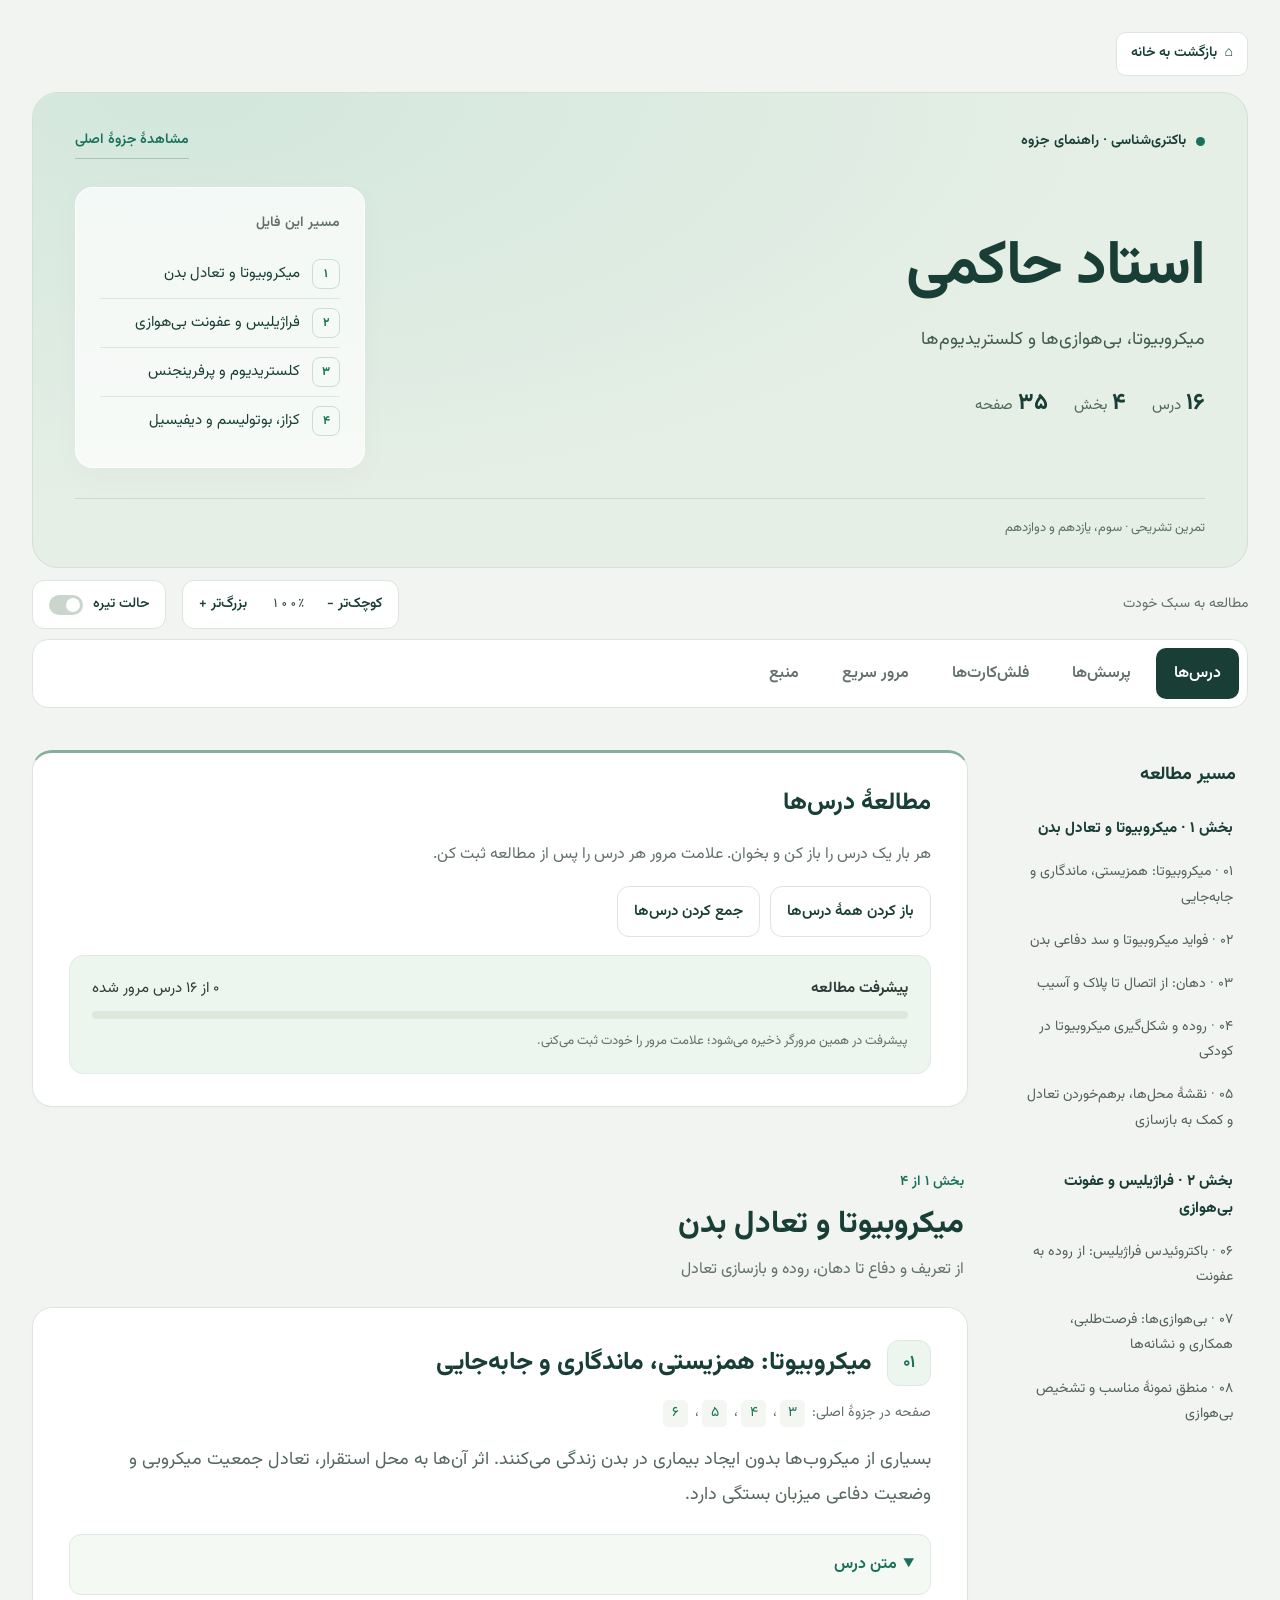
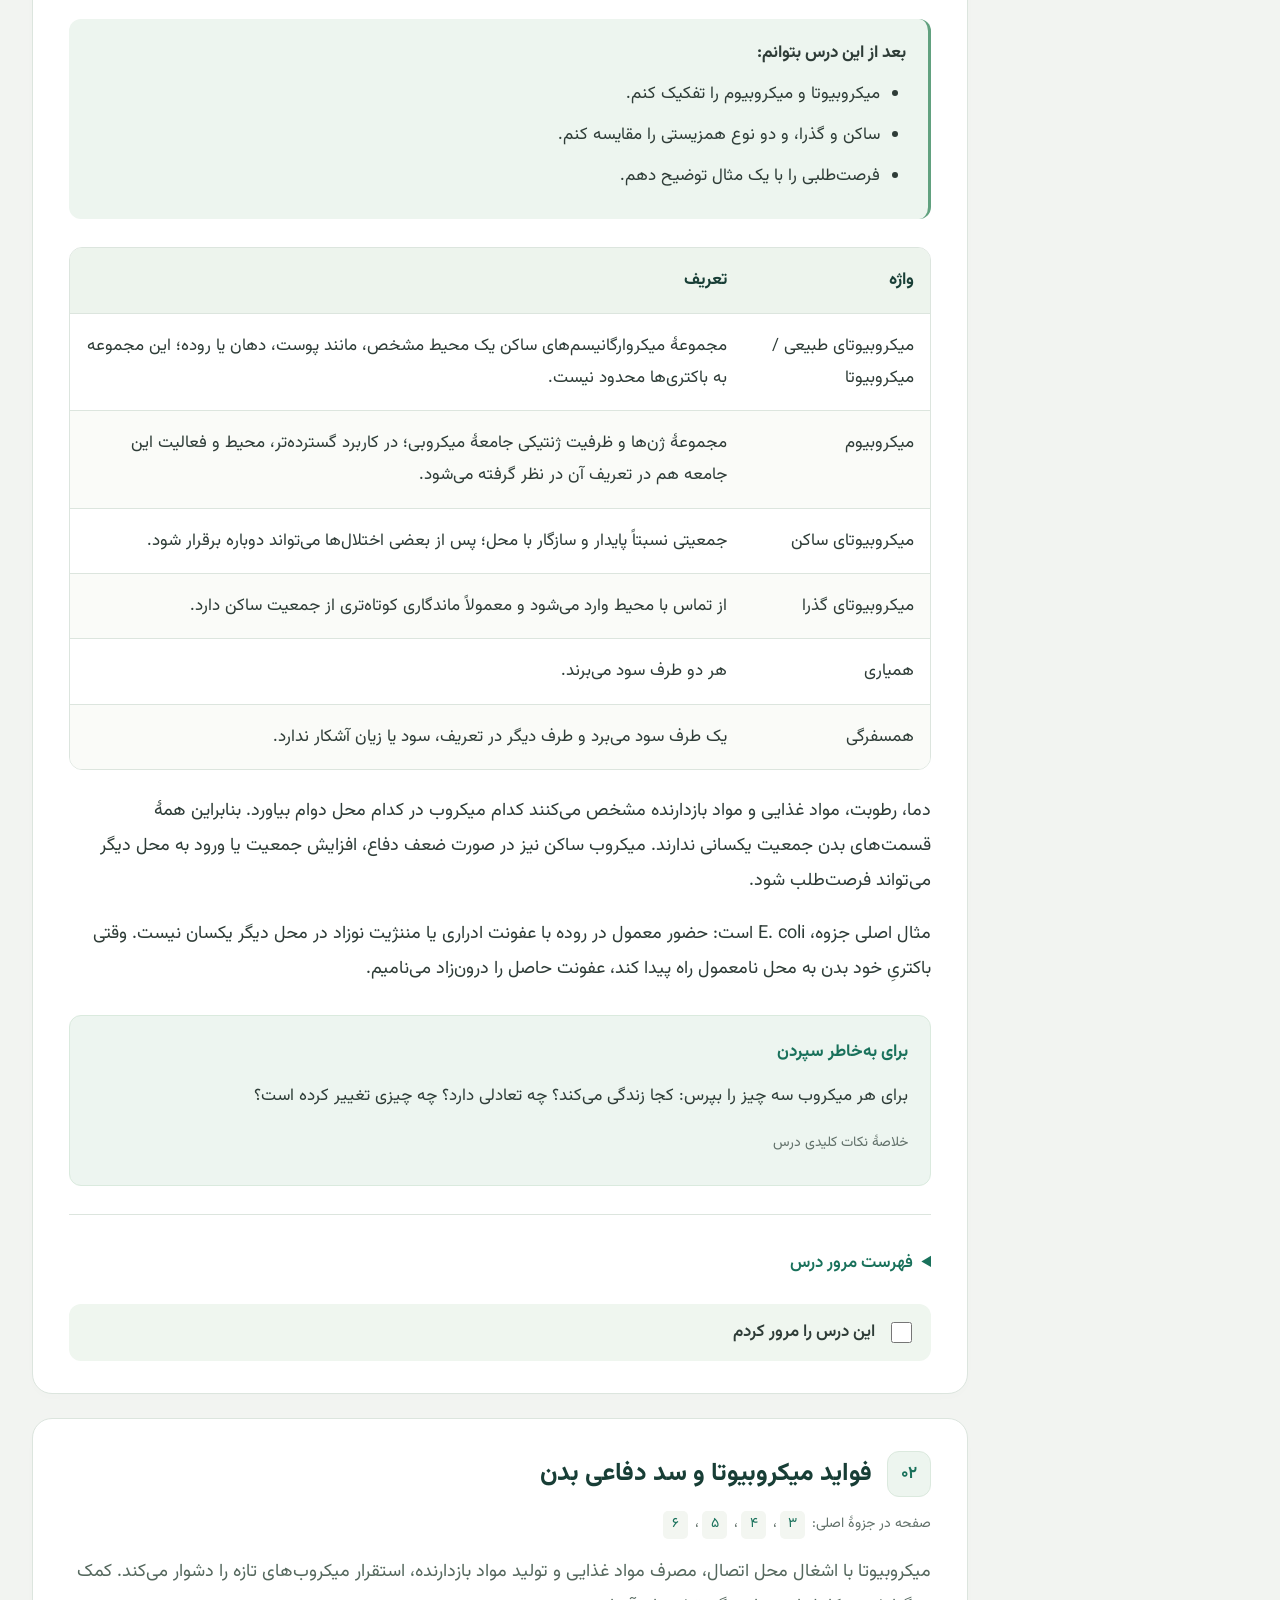
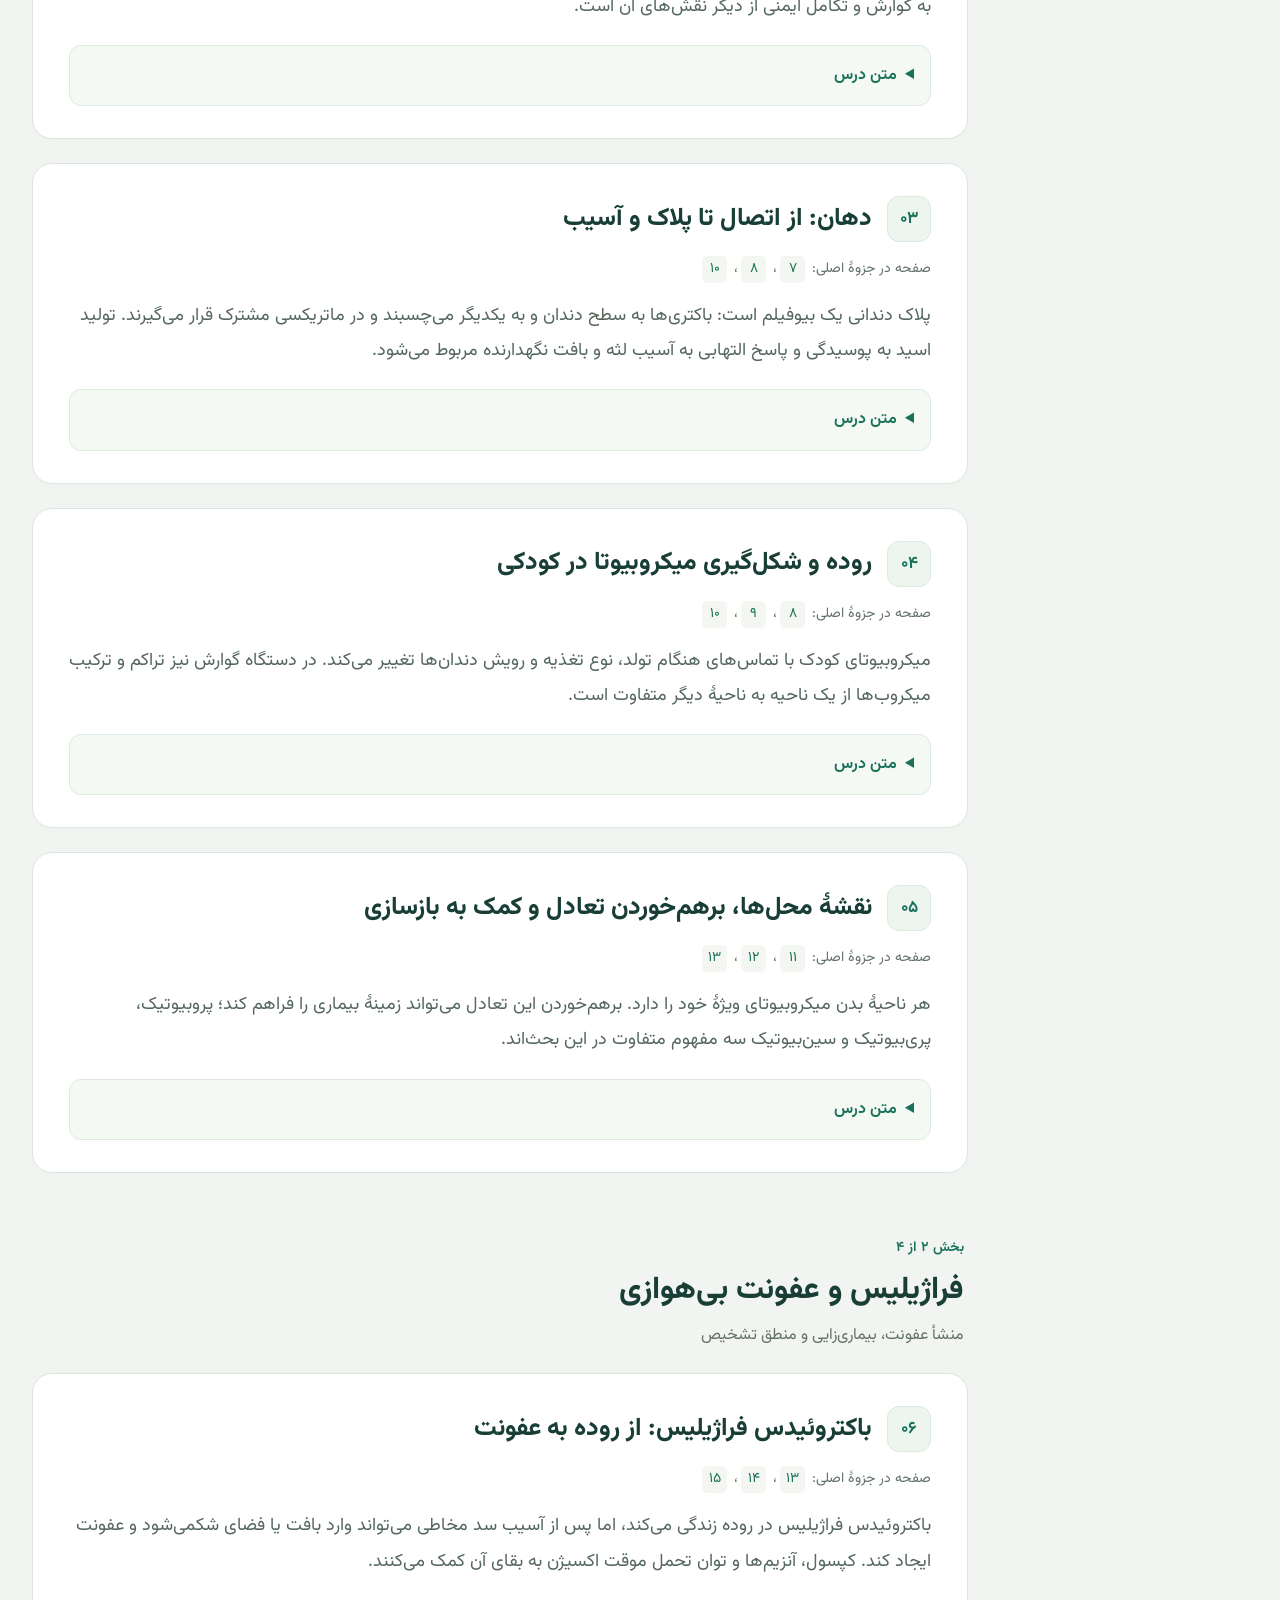
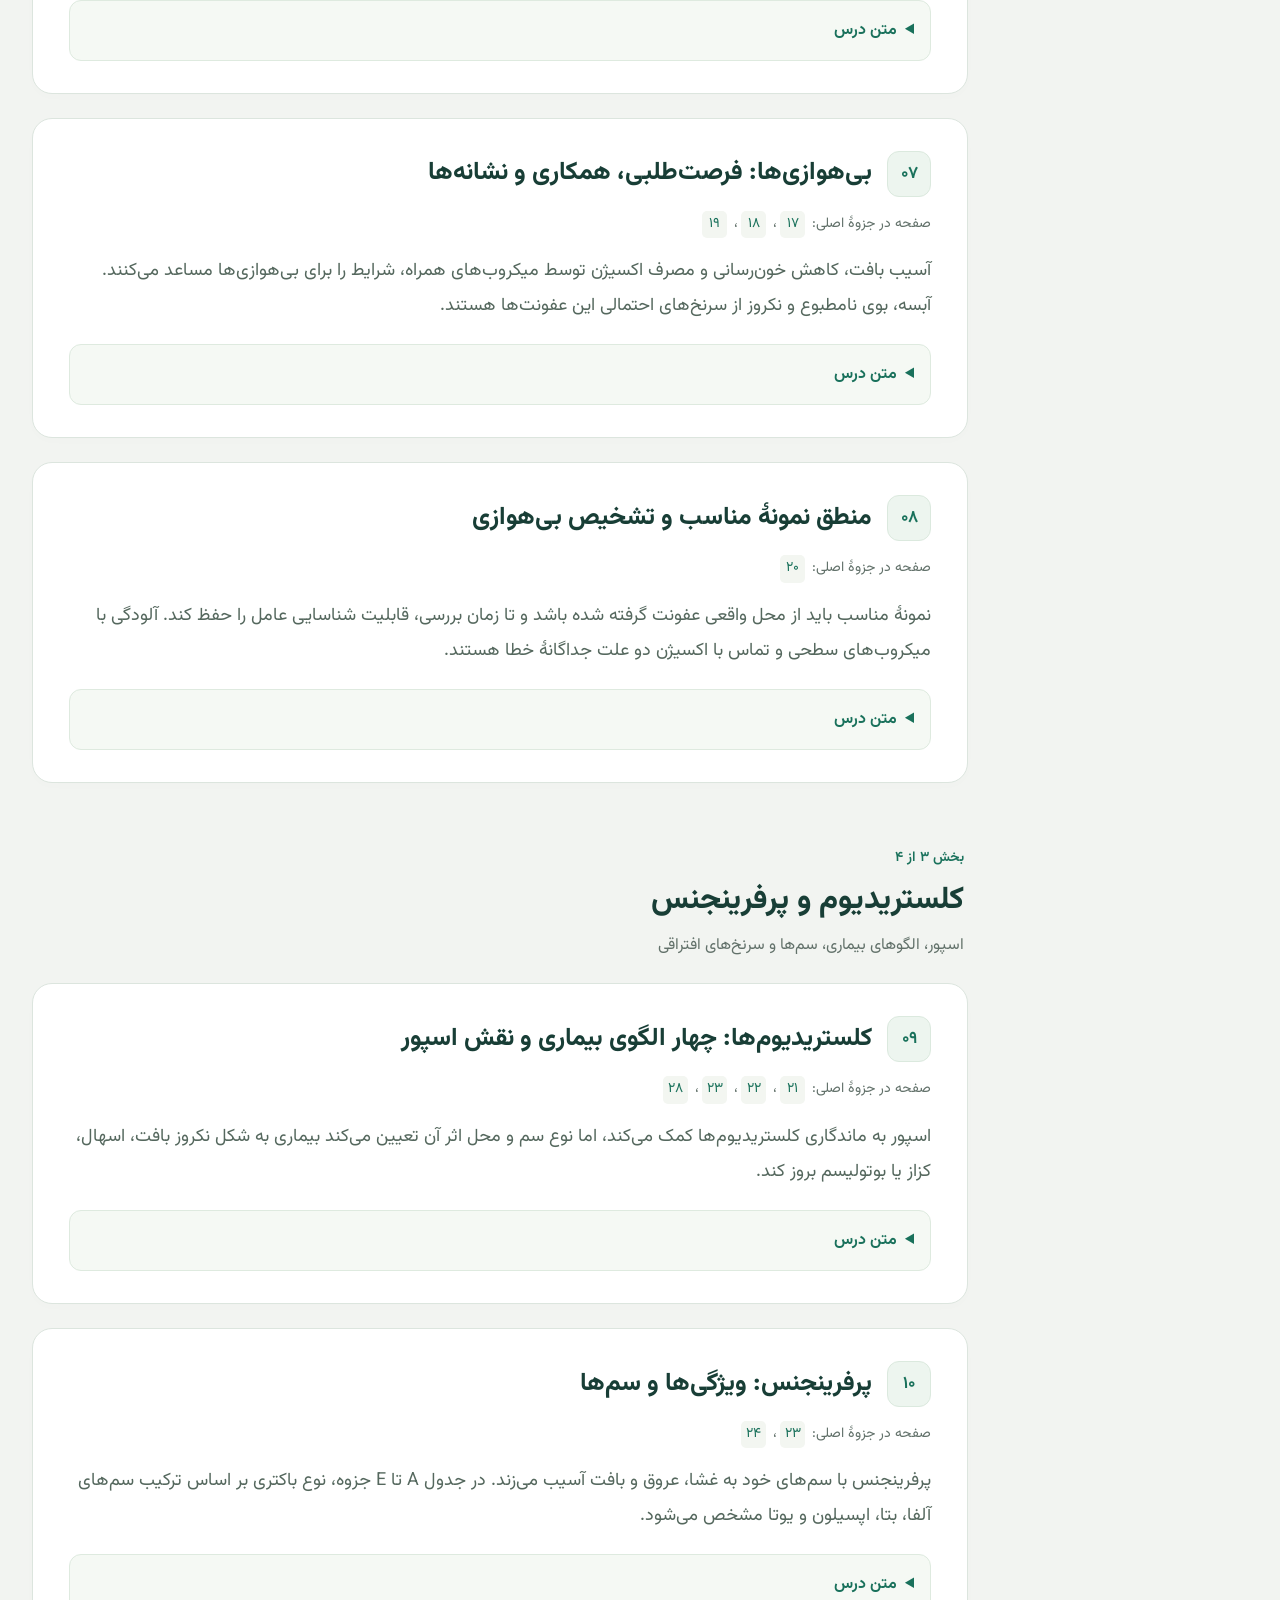
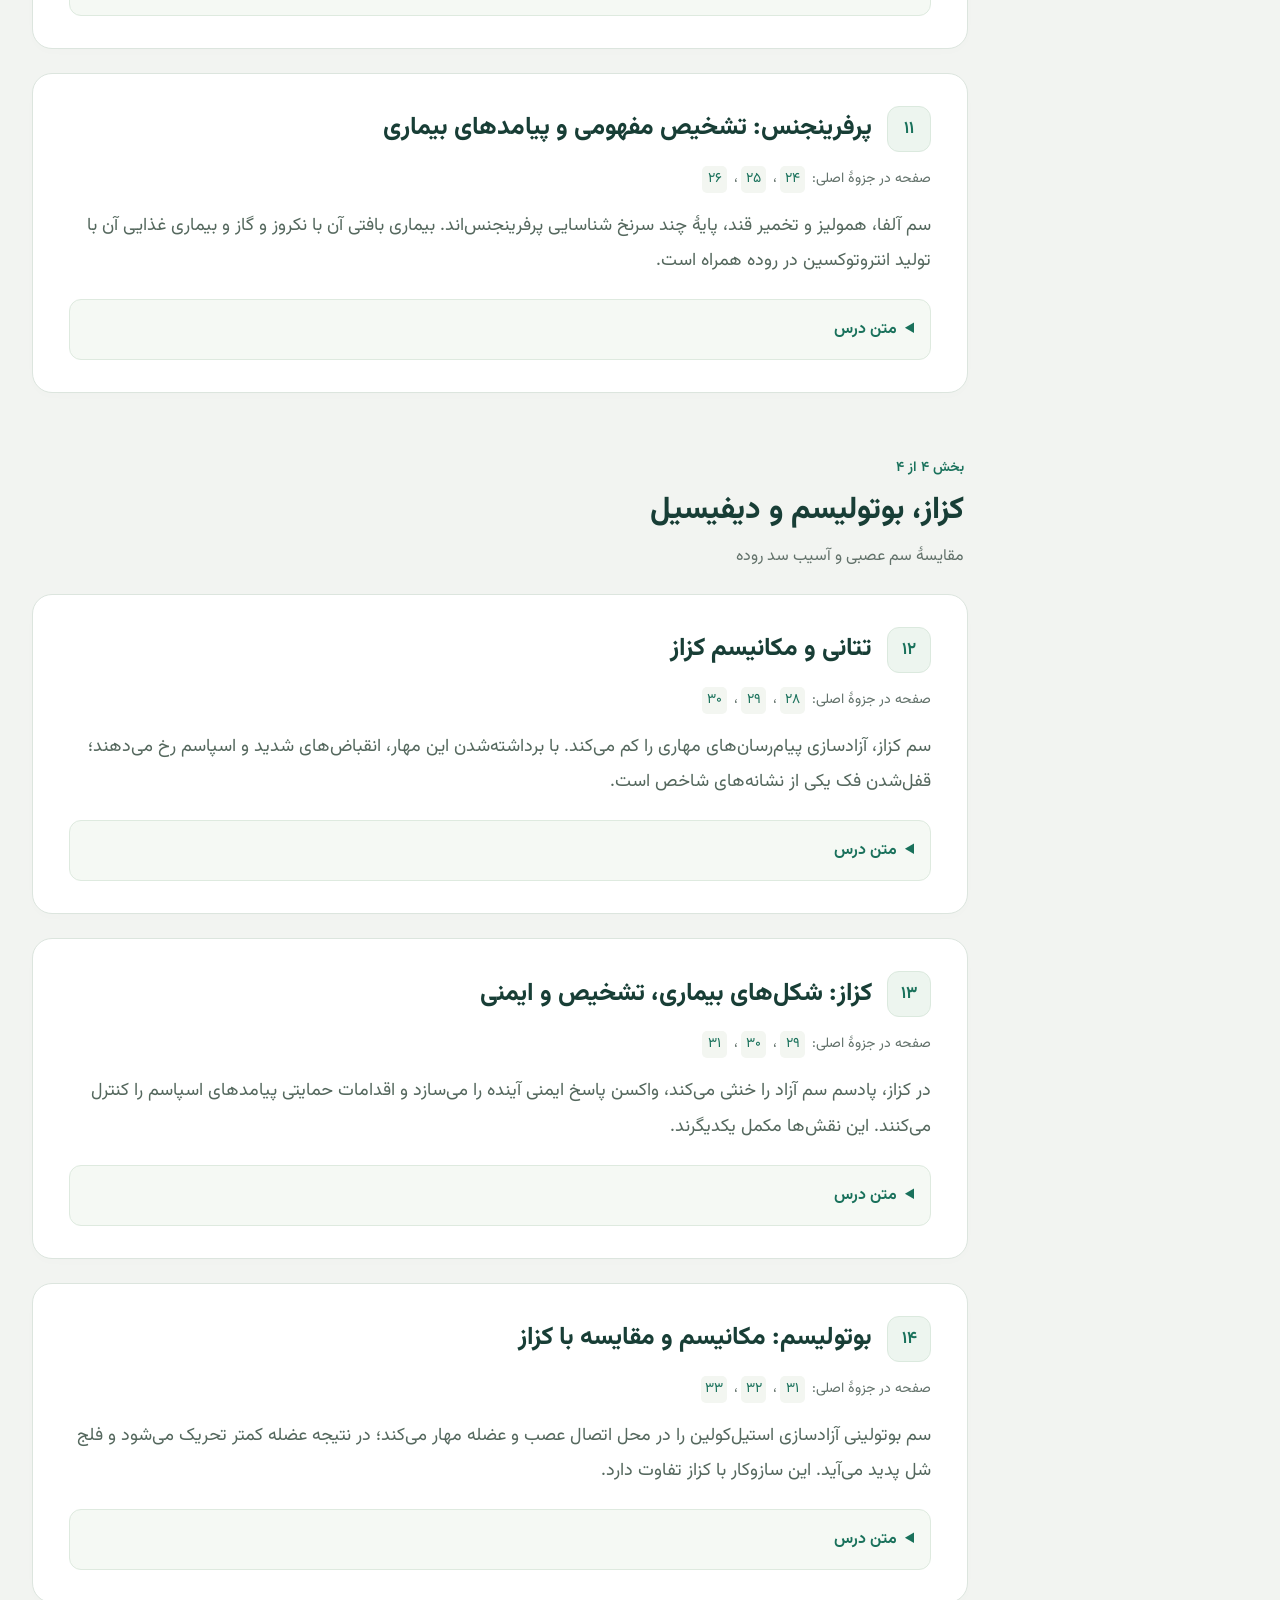
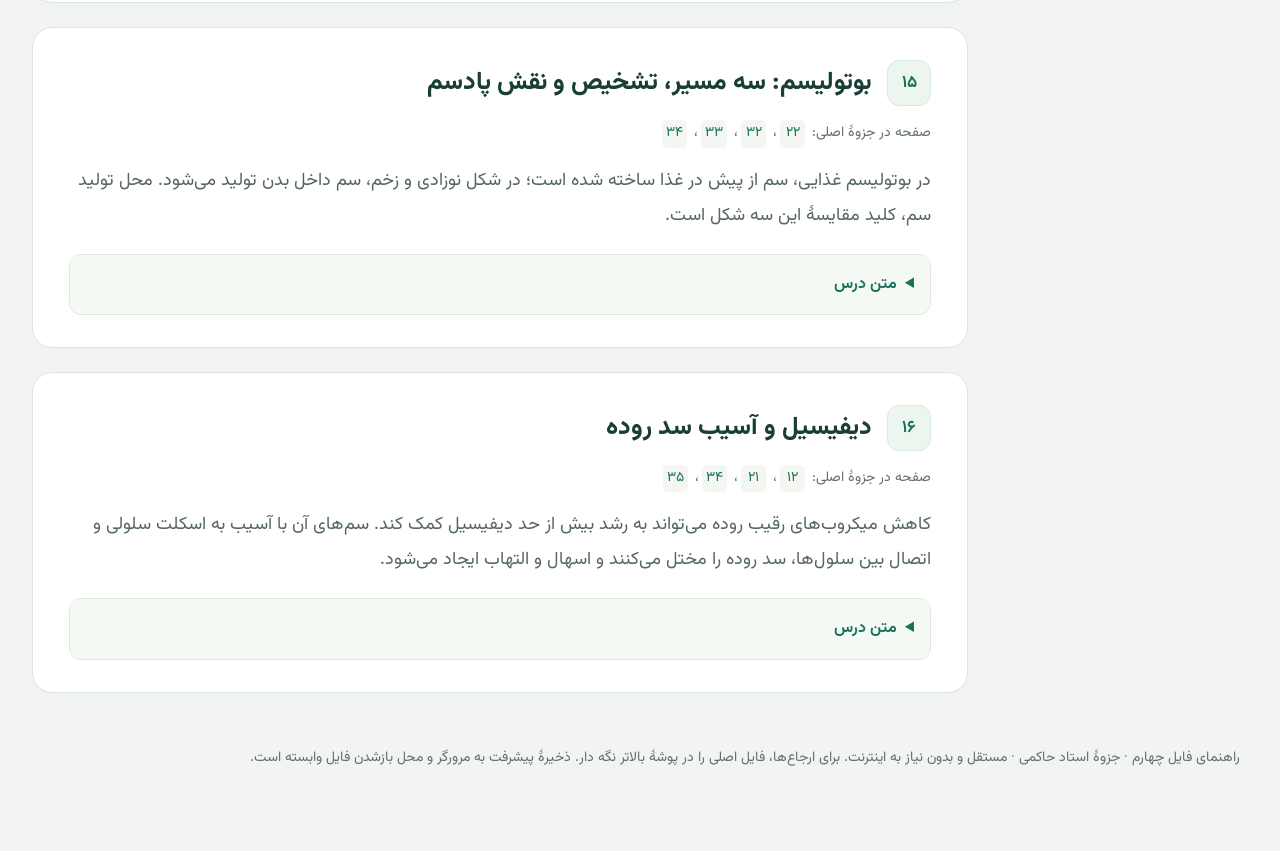
<file: study-guides/استاد حاکمی.html>
<!doctype html><html lang="fa" dir="rtl"><head><meta charset="utf-8"><meta name="viewport" content="width=device-width,initial-scale=1"><title>استاد حاکمی · راهنمای مطالعهٔ باکتری‌شناسی</title><style>@font-face{font-family:Vazirmatn;src:url([data-uri]) format("woff2");font-weight:100 900;font-display:swap;}
:root{--bg:#f2f4f1;--paper:#fff;--ink:#183e36;--text:#2e3c37;--muted:#62716a;--line:#dce5de;--green:#19715b;--soft:#edf5ef;--amber:#82531c;--amberbg:#fff8e9;--radius:20px;color-scheme:light}
*{box-sizing:border-box}html{scroll-behavior:smooth;scroll-padding-top:28px}body{margin:0;background:var(--bg);color:var(--text);font-family:Vazirmatn,Tahoma,Arial,sans-serif;font-size:calc(18px * var(--text-scale,1));line-height:1.95;-webkit-text-size-adjust:100%}a{color:var(--green);text-underline-offset:5px}a:hover{color:#104e3e}button,input,summary{font:inherit}button,a,summary,input{touch-action:manipulation}button{cursor:pointer}button:focus-visible,a:focus-visible,summary:focus-visible,input:focus-visible{outline:3px solid #bc8e47;outline-offset:4px}button{background:#fff;color:var(--ink);border:1px solid var(--line);padding:10px 16px;border-radius:12px;min-height:46px;font-size:calc(15px * var(--text-scale,1));font-weight:600}button.primary{background:var(--green);border-color:var(--green);color:#fff}button:hover{background:var(--soft)}button.primary:hover{background:#125640}bdi[lang=en]{font-family:Vazirmatn,Arial,sans-serif;unicode-bidi:isolate;overflow-wrap:anywhere}p{margin:.6em 0 1em}h1,h2,h3,h4{color:var(--ink);line-height:1.55;font-weight:750}h1{font-size:calc(clamp(38px,4.8vw,62px) * var(--text-scale,1))}h2{font-size:calc(29px * var(--text-scale,1));margin:0 0 16px}h3{font-size:calc(25px * var(--text-scale,1));margin:0}h4{font-size:calc(21px * var(--text-scale,1));margin:30px 0 12px}ul,ol{padding-inline-start:26px}li{margin:8px 0}strong{font-weight:700}input[type=checkbox]{width:21px;height:21px;accent-color:var(--green);flex-shrink:0}
.site{max-width:1320px;margin:auto;padding:32px 32px 80px}.hero{background:#e6efe6;border:1px solid #d3e0d4;padding:30px 42px 26px;border-radius:26px;position:relative;overflow:hidden}.hero:before{content:'';position:absolute;inset:0;background:radial-gradient(ellipse at 12% 0%,#d3e7dd 0,transparent 65%);pointer-events:none}.hero>*{position:relative}.hero-top{display:flex;justify-content:space-between;align-items:center;gap:16px}.hero .eyebrow{display:inline-flex;align-items:center;gap:10px;font-size:calc(14px * var(--text-scale,1));font-weight:650;color:var(--ink)}.hero .eyebrow:before{content:'';width:9px;height:9px;border-radius:50%;background:var(--green)}.source-link{font-size:calc(14px * var(--text-scale,1));font-weight:600;text-decoration:none;border-bottom:1px solid #abc4b5;padding:4px 0}.hero-grid{display:grid;grid-template-columns:minmax(0,1fr) 290px;align-items:center;gap:54px;padding:28px 0 30px}.hero .course-name{font-size:calc(16px * var(--text-scale,1));color:#4f7160;margin:0 0 6px}.hero h1{margin:0 0 14px;line-height:1.3;letter-spacing:-1.2px}.hero h1 span{color:var(--green)}.hero .sub{font-size:calc(18px * var(--text-scale,1));max-width:600px;line-height:1.9;margin:0;color:#405c4c}.hero-stats{display:flex;gap:26px;margin-top:24px;font-size:calc(15px * var(--text-scale,1));color:#4e6859}.hero-stats strong{font-size:calc(23px * var(--text-scale,1));color:var(--ink);margin-inline-end:5px}.hero-route{padding:22px 24px;background:rgba(255,255,255,.7);border:1px solid rgba(255,255,255,.95);border-radius:18px;box-shadow:0 8px 30px #183e3607}.hero-route>p{font-size:calc(14px * var(--text-scale,1));color:var(--muted);margin:0 0 12px;font-weight:600}.hero-route ol{list-style:none;padding:0;margin:0}.hero-route li{margin:0}.hero-route a{display:flex;align-items:center;gap:12px;font-size:calc(15px * var(--text-scale,1));text-decoration:none;padding:9px 0;color:var(--ink)}.hero-route li+li{border-top:1px solid #dce6dd}.hero-route a:hover{color:var(--green)}.hero-route span{font-size:calc(12px * var(--text-scale,1));font-weight:700;color:var(--green);border:1px solid #cbdfd1;background:#f5faf6;border-radius:8px;min-width:28px;text-align:center;line-height:28px}.hero-bottom{display:flex;justify-content:space-between;align-items:center;gap:16px;border-top:1px solid #c9dbcc;padding-top:17px}.hero-bottom strong{font-size:calc(16px * var(--text-scale,1));font-weight:600}.hero-bottom .source{font-size:calc(13px * var(--text-scale,1));color:#597261;margin:0}
.layout{display:grid;grid-template-columns:250px minmax(0,1fr);gap:30px;align-items:start;margin-top:32px}.sidebar{position:sticky;top:24px;max-height:calc(100vh - 48px);overflow-y:auto;padding:12px 0 12px 14px;scrollbar-width:thin;scrollbar-color:#c2d2c6 transparent}.sidebar h2{font-size:calc(18px * var(--text-scale,1));padding:0 12px;margin-bottom:16px}.sidebar ol{list-style:none;padding:0;margin:0}.sidebar li{margin:0}.sidebar a{display:block;text-decoration:none;padding:9px 12px;border-radius:10px;font-size:calc(14px * var(--text-scale,1));line-height:1.8;color:#526158;border-right:3px solid transparent}.sidebar a:hover{background:#e8eee7;color:var(--green)}.sidebar a.active{background:#e2eee4;color:#155b46;border-right-color:var(--green);font-weight:650}.sidebar a bdi{font-size:calc(12px * var(--text-scale,1));opacity:.65;margin-inline-end:4px}.sidebar .part-link{font-weight:750;font-size:calc(15px * var(--text-scale,1));color:var(--ink);margin-top:16px}.sidebar .minor{border-top:1px solid var(--line);margin-top:22px;padding-top:14px}.main{min-width:0}.intro,.lesson,.reference-section{background:var(--paper);border:1px solid var(--line);border-radius:var(--radius);padding:32px 36px;margin-bottom:24px;box-shadow:0 3px 12px #1b3b3003}.intro{border-top:3px solid #83b09a}.intro h2{font-size:calc(24px * var(--text-scale,1))}.intro .method{font-size:calc(18px * var(--text-scale,1));margin-bottom:18px}.toolbar{display:flex;flex-wrap:wrap;gap:10px;align-items:center;border-top:1px solid var(--line);padding-top:20px;margin-top:24px}.print-choice{display:flex;align-items:center;gap:9px;font-size:calc(14px * var(--text-scale,1));min-height:46px}.progress-box{margin:24px 0 0;padding:18px 22px;background:var(--soft);border:1px solid #e0ece1;border-radius:14px}.progress-line{display:flex;justify-content:space-between;gap:8px;font-size:calc(15px * var(--text-scale,1));flex-wrap:wrap;margin-bottom:8px}.progress-box progress{width:100%;height:8px;accent-color:var(--green);border:0;border-radius:9px;overflow:hidden;display:block;background:#dce8dc}.progress-box progress::-webkit-progress-bar{background:#dce8dc}.progress-box progress::-webkit-progress-value{background:var(--green);border-radius:9px}.storage{font-size:calc(13px * var(--text-scale,1));color:var(--muted);margin:10px 0 0}.part-heading{padding:28px 4px 16px;margin-top:34px}.part-heading .overline{color:var(--green);font-size:calc(14px * var(--text-scale,1));margin:0;font-weight:600}.part-heading h2{font-size:calc(31px * var(--text-scale,1));margin:5px 0}.part-heading p{font-size:calc(16px * var(--text-scale,1));color:var(--muted);margin:0 0 6px}.lesson-top{display:flex;align-items:center;gap:15px}.lesson-num{background:var(--soft);color:var(--green);border:1px solid #dbe9de;border-radius:12px;min-width:44px;line-height:44px;text-align:center;font-weight:650;font-size:calc(17px * var(--text-scale,1))}.refs{display:block;color:var(--muted);font-size:calc(14px * var(--text-scale,1));line-height:1.8;margin:14px 0}.refs a{display:inline-block;margin:0 3px;min-width:25px;padding:1px 4px;text-align:center;background:#f3f6f1;border-radius:5px;text-decoration:none}.overview{font-size:calc(18px * var(--text-scale,1));color:#55685e;margin:16px 0 20px}.lesson-body>summary{color:var(--green);font-size:calc(16px * var(--text-scale,1));font-weight:650;cursor:pointer;padding:14px 16px;border:1px solid #deeadf;background:#f5f9f4;border-radius:12px;list-style-position:inside}.lesson-body[open]>summary{margin-bottom:24px}.goals{border-right:3px solid #61a17f;padding:18px 22px;background:var(--soft);border-radius:12px;margin:0 0 28px;font-size:calc(17px * var(--text-scale,1))}.goals p{margin:0}.goals ul{margin:8px 0 0}.table-wrap{overflow-x:auto;margin:24px 0;border:1px solid var(--line);border-radius:13px;overscroll-behavior-x:contain}table{width:100%;border-collapse:collapse;font-size:calc(17px * var(--text-scale,1));line-height:1.9}th,td{padding:16px;text-align:right;vertical-align:top;border-bottom:1px solid var(--line);overflow-wrap:anywhere}th{background:#edf4ed;font-weight:700;color:var(--ink)}tr:last-child td{border-bottom:0}tbody tr:nth-child(even){background:#fafbf8}.steps{counter-reset:step;list-style:none;padding:0;margin:24px 0}.steps li{counter-increment:step;display:flex;gap:16px;padding:12px 0}.steps li:before{content:counter(step);display:block;flex:0 0 32px;text-align:center;border-radius:10px;height:32px;line-height:32px;margin-top:3px;background:var(--soft);color:var(--green);font-size:calc(15px * var(--text-scale,1));font-weight:650}.memory{padding:20px 22px;margin:28px 0;background:#edf5f0;border:1px solid #daeade;border-radius:12px;font-size:calc(17px * var(--text-scale,1))}.memory strong{color:var(--green)}.question{padding:24px 0;border-top:1px solid var(--line)}.q-kind{display:inline-block;color:var(--muted);font-size:calc(13px * var(--text-scale,1));line-height:1.7;background:#f2f5ef;border-radius:6px;padding:3px 9px}.q-prompt{font-weight:650;font-size:calc(19px * var(--text-scale,1));line-height:1.9;margin:10px 0 14px}.answer>summary{display:list-item;list-style-position:inside;color:var(--green);font-size:calc(16px * var(--text-scale,1));cursor:pointer;padding:10px 0;min-height:44px;font-weight:550}.answer-body{font-size:calc(18px * var(--text-scale,1));border-right:3px solid #7eaa8f;padding:18px 22px;margin:12px 0;background:#f1f7f1;border-radius:12px}.answer-body ul{margin:8px 0}.checklist{border-top:1px solid var(--line);padding-top:24px;margin-top:20px;font-size:calc(17px * var(--text-scale,1))}.checklist label{display:flex;align-items:center;gap:12px;min-height:50px;font-weight:600;cursor:pointer;padding:12px 16px;background:#eff6ef;border-radius:12px;margin-top:16px}.checklist ul{color:var(--muted);margin:12px 0}.explanation{border:1px solid var(--line);border-radius:12px;margin:24px 0;padding:0 20px}.explanation>summary{cursor:pointer;color:var(--green);padding:16px 0;font-size:calc(17px * var(--text-scale,1))}.explanation>div{font-size:calc(18px * var(--text-scale,1));padding:0 0 16px}.curve{margin:24px 0;color:var(--ink);direction:ltr}.curve svg{width:100%;height:auto;display:block}.caption{display:block;font-size:calc(14px * var(--text-scale,1));color:var(--muted);direction:rtl;margin:8px 0}.section-lead{color:var(--muted);font-size:calc(16px * var(--text-scale,1));line-height:1.95}.reference-section{margin-top:36px}.footnote{color:var(--muted);font-size:calc(14px * var(--text-scale,1));line-height:1.9;margin-top:28px;padding:0 8px}.back{font-size:calc(15px * var(--text-scale,1));display:inline-block;margin-top:20px}.nojs{background:var(--amberbg);padding:18px}.done .lesson-num{background:var(--green);color:#fff}.done .lesson-top:after{content:'✓';color:var(--green);font-size:calc(22px * var(--text-scale,1))}.mobile-contents{display:none}.mini-source{font-size:calc(14px * var(--text-scale,1));color:var(--muted)}.screen-reader{position:absolute;width:1px;height:1px;padding:0;margin:-1px;overflow:hidden;clip:rect(0,0,0,0);white-space:nowrap;border:0}
@media(max-width:1100px){.hero-grid{gap:30px;grid-template-columns:minmax(0,1fr) 250px}.hero{padding:26px 30px}.layout{grid-template-columns:220px minmax(0,1fr);gap:24px}.intro,.lesson,.reference-section{padding:28px}.site{padding:24px}h3{font-size:calc(24px * var(--text-scale,1))}}
@media(max-width:980px){.layout{display:block;margin-top:24px}.sidebar{display:none}.main{max-width:820px;margin:auto}.mobile-contents{display:block;margin:24px 0;background:var(--paper);border:1px solid var(--line);border-radius:14px;padding:14px 22px}.mobile-contents summary{cursor:pointer;font-weight:650;min-height:44px;padding:7px 0;font-size:calc(17px * var(--text-scale,1))}.mobile-contents ol{padding-inline-start:26px;font-size:calc(16px * var(--text-scale,1))}.mobile-contents a{display:inline-block;padding:6px 0;text-decoration:none}.mobile-contents .part-link{font-weight:700}.mobile-contents .minor{border-top:1px solid var(--line);padding-top:12px}.mobile-contents .minor a{display:block}.hero-bottom{align-items:start;flex-direction:column;gap:6px}.hero-grid{grid-template-columns:minmax(0,1fr) 240px;gap:24px}.hero h1{font-size:calc(44px * var(--text-scale,1))}.hero .sub{font-size:calc(17px * var(--text-scale,1))}}
@media(max-width:620px){.site{padding:14px 14px 44px}.hero{padding:22px;border-radius:20px}.hero-top{gap:12px;align-items:start}.hero .eyebrow,.source-link{font-size:calc(12px * var(--text-scale,1))}.hero-grid{display:block;padding:26px 0 24px}.hero h1{font-size:calc(42px * var(--text-scale,1));letter-spacing:-.7px}.hero .course-name{font-size:calc(15px * var(--text-scale,1))}.hero .sub{font-size:calc(17px * var(--text-scale,1))}.hero-stats{gap:24px;margin-top:20px;font-size:calc(14px * var(--text-scale,1))}.hero-stats strong{font-size:calc(22px * var(--text-scale,1))}.hero-route{margin-top:25px;padding:15px 18px;box-shadow:none}.hero-route>p{margin-bottom:5px}.hero-route ol{display:grid;grid-template-columns:1fr 1fr;gap:0 16px}.hero-route li+li{border:0}.hero-route a{font-size:calc(13px * var(--text-scale,1));line-height:1.7;gap:8px;padding:8px 0}.hero-route span{min-width:24px;line-height:24px;flex-shrink:0}.hero-bottom strong{font-size:calc(15px * var(--text-scale,1))}.hero-bottom .source{font-size:calc(12px * var(--text-scale,1))}.intro,.lesson,.reference-section{padding:22px 20px;border-radius:16px}body{font-size:calc(18px * var(--text-scale,1))}h2{font-size:calc(26px * var(--text-scale,1))}h3{font-size:calc(23px * var(--text-scale,1))}h4{font-size:calc(20px * var(--text-scale,1))}.lesson-top{gap:12px;align-items:start}.lesson-num{min-width:36px;line-height:36px;font-size:calc(15px * var(--text-scale,1));border-radius:10px;margin-top:2px}.overview,.intro .method{font-size:calc(17px * var(--text-scale,1))}.refs{font-size:calc(13px * var(--text-scale,1))}.goals{font-size:calc(16px * var(--text-scale,1));padding:16px 18px}.part-heading h2{font-size:calc(29px * var(--text-scale,1))}.toolbar button{font-size:calc(14px * var(--text-scale,1));padding:10px 12px;flex:1 1 auto}.print-choice{font-size:calc(14px * var(--text-scale,1))}.table-wrap{border-radius:10px}table{font-size:calc(16px * var(--text-scale,1))}th,td{padding:13px 12px}.table-wrap:has(th:nth-child(3)) table{min-width:590px}.table-wrap:has(th:nth-child(3)):before{content:'برای دیدن ستون‌های دیگر، جدول را افقی جابه‌جا کن.';display:block;padding:8px 12px;font-size:calc(12px * var(--text-scale,1));color:var(--muted);border-bottom:1px solid var(--line)}.memory{padding:18px;font-size:calc(16px * var(--text-scale,1))}.answer-body{padding:16px 18px;font-size:calc(17px * var(--text-scale,1))}.q-prompt{font-size:calc(18px * var(--text-scale,1))}.section-lead{font-size:calc(16px * var(--text-scale,1))}.progress-box{padding:16px}.progress-line{font-size:calc(14px * var(--text-scale,1))}.storage{font-size:calc(13px * var(--text-scale,1))}.lesson-body>summary{font-size:calc(15px * var(--text-scale,1));padding:13px 12px}.checklist{font-size:calc(16px * var(--text-scale,1))}.caption,.mini-source{font-size:calc(13px * var(--text-scale,1))}.mobile-contents{padding:12px 18px}.footnote{font-size:calc(13px * var(--text-scale,1))}}
@media(prefers-reduced-motion:reduce){html{scroll-behavior:auto}}
@media print{@page{size:A4;margin:16mm}html{scroll-behavior:auto}body{background:white;color:#111;font-size:11pt;line-height:1.8}.site{max-width:none;padding:0}.hero{background:none!important;color:#111;padding:0 0 15px;border:0;border-radius:0;border-bottom:2px solid #333}.hero:before,.hero-route,.hero-top,.hero-stats,.sidebar,.mobile-contents,.toolbar,.progress-box,.back,.footnote,.checklist label,.storage,.no-print{display:none!important}.hero-grid{display:block;padding:0}.hero h1{color:#111;font-size:25pt;letter-spacing:0}.hero h1 br{display:none}.hero h1 span{color:#111}.hero .sub,.hero .course-name,.hero .source{color:#333}.hero .sub{font-size:11pt}.hero-bottom{border:0;padding:8px 0}.hero-bottom strong{display:none}.layout{display:block;margin:20px 0}.main{max-width:none}.intro,.lesson,.reference-section{border:0;border-radius:0;padding:0;margin:0 0 24px;box-shadow:none}.part-heading{break-before:page;margin-top:0;padding-top:0}.part-heading h2{font-size:20pt}.lesson-top{break-after:avoid}h2,h3,h4,summary{break-after:avoid}.lesson{break-inside:auto}.lesson-body>summary{display:none}.goals,.memory,.answer-body{background:none!important;border:1px solid #bbb;border-radius:0;padding:10px;font-size:11pt}.overview,.intro .method,.section-lead,.checklist,.explanation>div{font-size:11pt}.question{break-inside:avoid}.q-prompt{font-size:12pt}.answer{display:none}.print-answers .answer{display:block}.answer>summary{display:none}.explanation>summary{font-weight:bold}.refs{font-size:9pt}.refs a{background:none}.table-wrap{overflow:visible;border:0;border-radius:0}.table-wrap:before{display:none!important}.table-wrap table{min-width:0!important;font-size:10pt}th,td{padding:7px;border:1px solid #aaa}tr{break-inside:avoid}thead{display:table-header-group}a{color:#111;text-decoration:none}.caption,.q-kind{font-size:9pt;background:none}.checklist ul{color:#333}.curve{max-width:450px}.lesson-num{background:none;color:#111;border:1px solid #777}.done .lesson-num{color:#111;background:none}.done .lesson-top:after{display:none}}

.reader-bar,.study-tabs{display:none}.js .reader-bar{display:flex;justify-content:space-between;align-items:center;gap:16px;margin:24px 0 16px}.reader-caption{font-size:calc(14px * var(--text-scale,1));color:var(--muted)}.reader-controls{display:flex;align-items:center;gap:16px;flex-wrap:wrap}.size-control{display:flex;align-items:center;gap:6px;background:var(--paper);border:1px solid var(--line);border-radius:12px;padding:4px}.size-control button{padding:6px 12px;min-height:38px;border:0;background:transparent;font-size:calc(14px * var(--text-scale,1))}.size-control output{font-size:calc(13px * var(--text-scale,1));min-width:44px;text-align:center;font-variant-numeric:tabular-nums}.theme-switch{display:flex;align-items:center;gap:10px;font-size:calc(14px * var(--text-scale,1));font-weight:550;min-height:46px}.switch-track{width:34px;height:20px;border-radius:30px;background:#cad6cd;position:relative;display:inline-block}.switch-track:after{content:'';position:absolute;top:3px;right:3px;width:14px;height:14px;background:white;border-radius:50%;transition:transform .15s}.theme-switch[aria-checked=true] .switch-track{background:var(--green)}.theme-switch[aria-checked=true] .switch-track:after{transform:translateX(-14px)}button:disabled{opacity:.4;cursor:default}.js .study-tabs{display:flex;gap:7px;overflow-x:auto;padding:8px;background:var(--paper);border:1px solid var(--line);border-radius:16px;scrollbar-width:thin;scroll-margin-top:18px}.study-tabs button{white-space:nowrap;border:0;background:transparent;border-radius:10px;font-size:calc(16px * var(--text-scale,1));padding:10px 18px;color:var(--muted);font-weight:600}.study-tabs button[aria-selected=true]{background:var(--ink);color:var(--paper)}.study-tabs button:hover:not([aria-selected=true]){background:var(--soft);color:var(--ink)}.tab-panel[hidden],.flashcard[hidden]{display:none}.panel-content{max-width:880px;margin:28px auto 0}.panel-content>.reference-section:first-child{margin-top:0}.recall-group{margin:32px 0 12px;padding-top:20px;border-top:1px solid var(--line)}.recall-group h3{font-size:calc(22px * var(--text-scale,1))}.flash-toolbar{display:flex;justify-content:space-between;align-items:center;gap:18px;flex-wrap:wrap;margin:24px 0}.flash-toolbar label{display:flex;align-items:center;gap:12px;font-size:calc(15px * var(--text-scale,1))}.flash-toolbar select{font:inherit;font-size:calc(15px * var(--text-scale,1));background:var(--paper);color:var(--text);border:1px solid var(--line);border-radius:10px;padding:10px;max-width:100%;min-height:44px}.flash-position{font-size:calc(14px * var(--text-scale,1));color:var(--muted)}.flashcard{padding:28px;background:var(--soft);border:1px solid var(--line);border-radius:18px;margin:20px 0}.flashcard .flash-label{font-size:calc(14px * var(--text-scale,1));color:var(--muted)}.flashcard h3{font-size:calc(23px * var(--text-scale,1));line-height:1.9;margin:18px 0 24px}.flash-answer>summary{cursor:pointer;color:var(--green);font-weight:600;font-size:calc(17px * var(--text-scale,1));padding:12px 0;list-style-position:inside}.flash-answer .answer-body{background:var(--paper)}.flash-navigation{display:flex;justify-content:space-between;gap:16px}.flash-navigation button{min-width:110px}.flash-toolbar,.flash-navigation{display:none}.js .flash-toolbar,.js .flash-navigation{display:flex}
html{scroll-padding-top:var(--reader-offset,28px)}.js .reader-dock{position:sticky;top:0;z-index:10;background:var(--bg);padding:12px 0 10px}.js .reader-dock .reader-bar{margin:0 0 10px}.reader-dock .study-tabs{scroll-margin-top:0}.sidebar{top:var(--reader-offset,24px);max-height:calc(100vh - var(--reader-offset,24px) - 24px)}
.lesson-intro h2{font-size:calc(24px * var(--text-scale,1))}.lesson-intro .toolbar{border-top:0;margin-top:12px;padding-top:0}.lesson-intro .progress-box{margin-top:18px}.lesson-checklist>summary,.study-instructions>summary{cursor:pointer;color:var(--green);font-weight:600;padding:8px 0}.lesson-checklist ul{margin-bottom:16px}.recall-group{margin:14px 0;padding:0;border:1px solid var(--line);border-radius:12px;overflow:hidden}.recall-group>summary{cursor:pointer;padding:16px 20px;font-size:calc(17px * var(--text-scale,1));font-weight:600;color:var(--ink);background:var(--soft);list-style-position:inside}.recall-group>summary span{display:block;font-size:calc(13px * var(--text-scale,1));color:var(--muted);font-weight:400;margin-top:4px}.recall-content{padding:8px 22px 12px}.steps li:before{content:counter(step,persian)}.mobile-contents ol{list-style-type:persian}
@media(max-width:620px){.recall-group>summary{font-size:calc(16px * var(--text-scale,1));padding:14px 16px}.recall-content{padding:8px 16px}.lesson-intro h2{font-size:calc(23px * var(--text-scale,1))}}
@media print{.recall-group{border:0;border-radius:0;margin:20px 0}.recall-group>summary{background:none;font-size:12pt;padding:0}.recall-content{padding:0}.lesson-checklist>summary{font-weight:bold}}
@media print{.reader-dock{display:none!important}html{scroll-padding-top:0}}
[data-theme=dark]{color-scheme:dark;--bg:#111c17;--paper:#1b2922;--ink:#d8ece0;--text:#d1e1d6;--muted:#a6bdb0;--line:#354c3e;--green:#8bceac;--soft:#273e30;--amber:#f2c889;--amberbg:#3a2f1d}
[data-theme=dark] .memory{background:var(--soft)}[data-theme=dark] .curve path:nth-of-type(2){stroke:var(--green)}.curve svg text{font-size:calc(16px * var(--text-scale,1))}
[data-theme=dark] .hero{background:#243b2c;border-color:#3f5c48}[data-theme=dark] .hero:before{background:radial-gradient(ellipse at 12% 0%,#304d3b 0,transparent 65%)}[data-theme=dark] .hero .course-name,[data-theme=dark] .hero .sub,[data-theme=dark] .hero-stats,[data-theme=dark] .hero-bottom .source{color:#b6d2bf}[data-theme=dark] .source-link,[data-theme=dark] .hero-bottom{border-color:#486350}[data-theme=dark] .hero-route{background:#1c3024;border-color:#3e5948;box-shadow:none}[data-theme=dark] .hero-route li+li{border-color:#354b3c}[data-theme=dark] .hero-route span{background:#2b4433;border-color:#45694f}[data-theme=dark] .sidebar a{color:var(--muted)}[data-theme=dark] .sidebar .part-link{color:var(--ink)}[data-theme=dark] .sidebar a.active,[data-theme=dark] .sidebar a:hover{background:var(--soft);color:var(--green)}[data-theme=dark] button{background:var(--paper)}[data-theme=dark] button:hover{background:var(--soft)}[data-theme=dark] button.primary{background:#82c6a1;color:#142b1c;border-color:#82c6a1}[data-theme=dark] .intro{border-top-color:#609572}[data-theme=dark] .overview{color:var(--muted)}[data-theme=dark] .progress-box,[data-theme=dark] .lesson-num,[data-theme=dark] .lesson-body>summary,[data-theme=dark] .memory{border-color:var(--line)}[data-theme=dark] .lesson-body>summary,[data-theme=dark] .refs a,[data-theme=dark] .q-kind,[data-theme=dark] .checklist label,[data-theme=dark] .answer-body{background:var(--soft)}[data-theme=dark] .progress-box progress,[data-theme=dark] .progress-box progress::-webkit-progress-bar{background:#15261b}[data-theme=dark] th{background:#294331}[data-theme=dark] tbody tr:nth-child(even){background:#203126}[data-theme=dark] .done .lesson-num{background:var(--green);color:#10281a}[data-theme=dark] .flash-answer .answer-body{background:var(--paper)}
@media(max-width:620px){.js .reader-bar{align-items:start;flex-direction:column;gap:10px}.reader-caption{display:none}.reader-controls{width:100%;justify-content:space-between;gap:8px}.size-control button{font-size:calc(13px * var(--text-scale,1));padding:6px 8px}.theme-switch{font-size:calc(13px * var(--text-scale,1));padding:8px 12px}.study-tabs{margin-bottom:20px}.study-tabs button{font-size:calc(15px * var(--text-scale,1));padding:9px 13px}.panel-content{margin-top:22px}.flash-toolbar{align-items:start;flex-direction:column}.flash-toolbar label{flex-direction:column;align-items:start;width:100%;gap:6px}.flash-toolbar select{width:100%}.flashcard{padding:20px}.flashcard h3{font-size:calc(21px * var(--text-scale,1))}}
@media print{.reader-bar,.study-tabs,.flash-toolbar,.flash-navigation{display:none!important}.tab-panel[hidden]{display:block!important}#panel-flashcards{display:none!important}.panel-content{max-width:none;margin:0}.hero:before{display:none!important}[data-theme=dark]{--bg:white;--paper:white;--ink:#111;--text:#111;--muted:#333;--line:#aaa;--green:#111;--soft:white;--amber:#111;--amberbg:white;color-scheme:light}[data-theme=dark] .hero,[data-theme=dark] th,[data-theme=dark] tbody tr:nth-child(even),[data-theme=dark] .refs a{background:none!important}[data-theme=dark] .hero .course-name,[data-theme=dark] .hero .sub,[data-theme=dark] .hero-bottom .source{color:#333}.flashcard{background:none;border:1px solid #aaa}.flash-answer{display:none}.print-answers .flash-answer{display:block}}

@media print{:root{--text-scale:1!important}}
.home-link{display:inline-flex;align-items:center;justify-content:center;gap:8px;min-height:44px;padding:7px 14px;border:1px solid var(--line);border-radius:10px;background:var(--paper);color:var(--ink);font-size:calc(14px * var(--text-scale,1));font-weight:600;text-decoration:none;white-space:nowrap}.home-link:hover{background:var(--soft,var(--wash));text-decoration:underline}.home-link:focus-visible{outline:3px solid var(--green,var(--accent));outline-offset:3px}.home-nav{display:flex;direction:rtl;justify-content:flex-start;margin:0 0 16px}@media print{.home-link,.home-nav{display:none!important}}
@media(max-width:620px){.table-wrap table{table-layout:auto}.table-wrap th:first-child,.table-wrap td:first-child{min-width:10rem;overflow-wrap:normal;word-break:normal;hyphens:manual}}@media(max-width:620px){.table-wrap table:has(th:nth-child(2):last-child){min-width:520px;table-layout:fixed}.table-wrap table:has(th:nth-child(2):last-child) th:first-child,.table-wrap table:has(th:nth-child(2):last-child) td:first-child{width:38%;min-width:0}.table-wrap table:has(th:nth-child(2):last-child) th:nth-child(2),.table-wrap table:has(th:nth-child(2):last-child) td:nth-child(2){width:62%}}</style><!-- Embedded Vazirmatn font license:
Copyright 2015 The Vazirmatn Project Authors (https://github.com/rastikerdar/vazirmatn)

This Font Software is licensed under the SIL Open Font License, Version 1.1.
This license is copied below, and is also available with a FAQ at:
http://scripts.sil.org/OFL


- -- -- -- -- -- -- -- -- -- -- -- -- -- -- -- -- -- -- -- -- -- -- -- -- -- -- -- -- --
SIL OPEN FONT LICENSE Version 1.1 - 26 February 2007
- -- -- -- -- -- -- -- -- -- -- -- -- -- -- -- -- -- -- -- -- -- -- -- -- -- -- -- -- --

PREAMBLE
The goals of the Open Font License (OFL) are to stimulate worldwide
development of collaborative font projects, to support the font creation
efforts of academic and linguistic communities, and to provide a free and
open framework in which fonts may be shared and improved in partnership
with others.

The OFL allows the licensed fonts to be used, studied, modified and
redistributed freely as long as they are not sold by themselves. The
fonts, including any derivative works, can be bundled, embedded, 
redistributed and/or sold with any software provided that any reserved
names are not used by derivative works. The fonts and derivatives,
however, cannot be released under any other type of license. The
requirement for fonts to remain under this license does not apply
to any document created using the fonts or their derivatives.

DEFINITIONS
"Font Software" refers to the set of files released by the Copyright
Holder(s) under this license and clearly marked as such. This may
include source files, build scripts and documentation.

"Reserved Font Name" refers to any names specified as such after the
copyright statement(s).

"Original Version" refers to the collection of Font Software components as
distributed by the Copyright Holder(s).

"Modified Version" refers to any derivative made by adding to, deleting,
or substituting - - in part or in whole - - any of the components of the
Original Version, by changing formats or by porting the Font Software to a
new environment.

"Author" refers to any designer, engineer, programmer, technical
writer or other person who contributed to the Font Software.

PERMISSION & CONDITIONS
Permission is hereby granted, free of charge, to any person obtaining
a copy of the Font Software, to use, study, copy, merge, embed, modify,
redistribute, and sell modified and unmodified copies of the Font
Software, subject to the following conditions:

1) Neither the Font Software nor any of its individual components,
in Original or Modified Versions, may be sold by itself.

2) Original or Modified Versions of the Font Software may be bundled,
redistributed and/or sold with any software, provided that each copy
contains the above copyright notice and this license. These can be
included either as stand-alone text files, human-readable headers or
in the appropriate machine-readable metadata fields within text or
binary files as long as those fields can be easily viewed by the user.

3) No Modified Version of the Font Software may use the Reserved Font
Name(s) unless explicit written permission is granted by the corresponding
Copyright Holder. This restriction only applies to the primary font name as
presented to the users.

4) The name(s) of the Copyright Holder(s) or the Author(s) of the Font
Software shall not be used to promote, endorse or advertise any
Modified Version, except to acknowledge the contribution(s) of the
Copyright Holder(s) and the Author(s) or with their explicit written
permission.

5) The Font Software, modified or unmodified, in part or in whole,
must be distributed entirely under this license, and must not be
distributed under any other license. The requirement for fonts to
remain under this license does not apply to any document created
using the Font Software.

TERMINATION
This license becomes null and void if any of the above conditions are
not met.

DISCLAIMER
THE FONT SOFTWARE IS PROVIDED "AS IS", WITHOUT WARRANTY OF ANY KIND,
EXPRESS OR IMPLIED, INCLUDING BUT NOT LIMITED TO ANY WARRANTIES OF
MERCHANTABILITY, FITNESS FOR A PARTICULAR PURPOSE AND NONINFRINGEMENT
OF COPYRIGHT, PATENT, TRADEMARK, OR OTHER RIGHT. IN NO EVENT SHALL THE
COPYRIGHT HOLDER BE LIABLE FOR ANY CLAIM, DAMAGES OR OTHER LIABILITY,
INCLUDING ANY GENERAL, SPECIAL, INDIRECT, INCIDENTAL, OR CONSEQUENTIAL
DAMAGES, WHETHER IN AN ACTION OF CONTRACT, TORT OR OTHERWISE, ARISING
FROM, OUT OF THE USE OR INABILITY TO USE THE FONT SOFTWARE OR FROM
OTHER DEALINGS IN THE FONT SOFTWARE.

--></head><body><a class="screen-reader" href="#lessons">رفتن به درس‌ها</a><div class="site" id="top"><nav class="home-nav" aria-label="صفحهٔ اصلی"><a class="home-link" href="index.html" aria-label="بازگشت به صفحهٔ اصلی"><span aria-hidden="true">⌂</span> بازگشت به خانه</a></nav><header class="hero"><div class="hero-top"><div class="eyebrow">باکتری‌شناسی · راهنمای جزوه</div><a class="source-link" href="../%D8%A7%D8%B3%D8%AA%D8%A7%D8%AF%20%D8%AD%D8%A7%DA%A9%D9%85%DB%8C.pdf" target="_blank" rel="noopener">مشاهدهٔ جزوهٔ اصلی</a></div><div class="hero-grid"><div class="hero-copy"><h1><strong>استاد حاکمی</strong></h1><p class="sub">میکروبیوتا، بی‌هوازی‌ها و کلستریدیوم‌ها</p><div class="hero-stats"><span><strong>۱۶</strong>درس</span><span><strong>۴</strong>بخش</span><span><strong>۳۵</strong>صفحه</span></div></div><nav class="hero-route" aria-label="چهار بخش راهنما"><p>مسیر این فایل</p><ol><li><a href="#part-1"><span>۱</span>میکروبیوتا و تعادل بدن</a></li><li><a href="#part-2"><span>۲</span>فراژیلیس و عفونت بی‌هوازی</a></li><li><a href="#part-3"><span>۳</span>کلستریدیوم و پرفرینجنس</a></li><li><a href="#part-4"><span>۴</span>کزاز، بوتولیسم و دیفیسیل</a></li></ol></nav></div><div class="hero-bottom"><p class="source">تمرین تشریحی · سوم، یازدهم و دوازدهم</p></div></header><div class="reader-dock"><div class="reader-bar"><span class="reader-caption">مطالعه به سبک خودت</span><div class="reader-controls"><div class="size-control" role="group" aria-label="اندازهٔ نوشته"><button type="button" id="text-smaller" aria-label="کوچک‌تر کردن نوشته">کوچک‌تر −</button><output id="text-size-value" aria-live="polite" aria-label="اندازهٔ نوشته">۱۰۰٪</output><button type="button" id="text-larger" aria-label="بزرگ‌تر کردن نوشته">بزرگ‌تر +</button></div><button type="button" id="theme-toggle" class="theme-switch" role="switch" aria-checked="false" aria-label="حالت تیره"><span>حالت تیره</span><span class="switch-track" aria-hidden="true"></span></button></div></div><div class="study-tabs" id="study-tabs" role="tablist" aria-label="بخش‌های مطالعه"><button type="button" role="tab" id="tab-lessons" aria-controls="panel-lessons" aria-selected="true" tabindex="0">درس‌ها</button><button type="button" role="tab" id="tab-questions" aria-controls="panel-questions" aria-selected="false" tabindex="-1">پرسش‌ها</button><button type="button" role="tab" id="tab-flashcards" aria-controls="panel-flashcards" aria-selected="false" tabindex="-1">فلش‌کارت‌ها</button><button type="button" role="tab" id="tab-review" aria-controls="panel-review" aria-selected="false" tabindex="-1">مرور سریع</button><button type="button" role="tab" id="tab-source" aria-controls="panel-source" aria-selected="false" tabindex="-1">منبع</button></div></div><section class="tab-panel" role="tabpanel" id="panel-lessons" aria-labelledby="tab-lessons" tabindex="0"><details class="mobile-contents"><summary>فهرست درس‌ها و بخش‌ها</summary><ol><li><a class="part-link" href="#part-1">بخش ۱ · میکروبیوتا و تعادل بدن</a></li><li><a href="#lesson-01">۰۱ · میکروبیوتا: همزیستی، ماندگاری و جابه‌جایی</a></li><li><a href="#lesson-02">۰۲ · فواید میکروبیوتا و سد دفاعی بدن</a></li><li><a href="#lesson-03">۰۳ · دهان: از اتصال تا پلاک و آسیب</a></li><li><a href="#lesson-04">۰۴ · روده و شکل‌گیری میکروبیوتا در کودکی</a></li><li><a href="#lesson-05">۰۵ · نقشهٔ محل‌ها، برهم‌خوردن تعادل و کمک به بازسازی</a></li><li><a class="part-link" href="#part-2">بخش ۲ · فراژیلیس و عفونت بی‌هوازی</a></li><li><a href="#lesson-06">۰۶ · باکتروئیدس فراژیلیس: از روده به عفونت</a></li><li><a href="#lesson-07">۰۷ · بی‌هوازی‌ها: فرصت‌طلبی، همکاری و نشانه‌ها</a></li><li><a href="#lesson-08">۰۸ · منطق نمونهٔ مناسب و تشخیص بی‌هوازی</a></li><li><a class="part-link" href="#part-3">بخش ۳ · کلستریدیوم و پرفرینجنس</a></li><li><a href="#lesson-09">۰۹ · کلستریدیوم‌ها: چهار الگوی بیماری و نقش اسپور</a></li><li><a href="#lesson-10">۱۰ · پرفرینجنس: ویژگی‌ها و سم‌ها</a></li><li><a href="#lesson-11">۱۱ · پرفرینجنس: تشخیص مفهومی و پیامدهای بیماری</a></li><li><a class="part-link" href="#part-4">بخش ۴ · کزاز، بوتولیسم و دیفیسیل</a></li><li><a href="#lesson-12">۱۲ · تتانی و مکانیسم کزاز</a></li><li><a href="#lesson-13">۱۳ · کزاز: شکل‌های بیماری، تشخیص و ایمنی</a></li><li><a href="#lesson-14">۱۴ · بوتولیسم: مکانیسم و مقایسه با کزاز</a></li><li><a href="#lesson-15">۱۵ · بوتولیسم: سه مسیر، تشخیص و نقش پادسم</a></li><li><a href="#lesson-16">۱۶ · دیفیسیل و آسیب سد روده</a></li></ol></details><div class="layout"><nav class="sidebar" aria-label="فهرست درس‌ها"><h2>مسیر مطالعه</h2><ol><li><a class="part-link" href="#part-1">بخش ۱ · میکروبیوتا و تعادل بدن</a></li><li><a href="#lesson-01">۰۱ · میکروبیوتا: همزیستی، ماندگاری و جابه‌جایی</a></li><li><a href="#lesson-02">۰۲ · فواید میکروبیوتا و سد دفاعی بدن</a></li><li><a href="#lesson-03">۰۳ · دهان: از اتصال تا پلاک و آسیب</a></li><li><a href="#lesson-04">۰۴ · روده و شکل‌گیری میکروبیوتا در کودکی</a></li><li><a href="#lesson-05">۰۵ · نقشهٔ محل‌ها، برهم‌خوردن تعادل و کمک به بازسازی</a></li><li><a class="part-link" href="#part-2">بخش ۲ · فراژیلیس و عفونت بی‌هوازی</a></li><li><a href="#lesson-06">۰۶ · باکتروئیدس فراژیلیس: از روده به عفونت</a></li><li><a href="#lesson-07">۰۷ · بی‌هوازی‌ها: فرصت‌طلبی، همکاری و نشانه‌ها</a></li><li><a href="#lesson-08">۰۸ · منطق نمونهٔ مناسب و تشخیص بی‌هوازی</a></li><li><a class="part-link" href="#part-3">بخش ۳ · کلستریدیوم و پرفرینجنس</a></li><li><a href="#lesson-09">۰۹ · کلستریدیوم‌ها: چهار الگوی بیماری و نقش اسپور</a></li><li><a href="#lesson-10">۱۰ · پرفرینجنس: ویژگی‌ها و سم‌ها</a></li><li><a href="#lesson-11">۱۱ · پرفرینجنس: تشخیص مفهومی و پیامدهای بیماری</a></li><li><a class="part-link" href="#part-4">بخش ۴ · کزاز، بوتولیسم و دیفیسیل</a></li><li><a href="#lesson-12">۱۲ · تتانی و مکانیسم کزاز</a></li><li><a href="#lesson-13">۱۳ · کزاز: شکل‌های بیماری، تشخیص و ایمنی</a></li><li><a href="#lesson-14">۱۴ · بوتولیسم: مکانیسم و مقایسه با کزاز</a></li><li><a href="#lesson-15">۱۵ · بوتولیسم: سه مسیر، تشخیص و نقش پادسم</a></li><li><a href="#lesson-16">۱۶ · دیفیسیل و آسیب سد روده</a></li></ol></nav><main class="main"><section class="intro lesson-intro"><h2 id="how">مطالعهٔ درس‌ها</h2><p class="section-lead">هر بار یک درس را باز کن و بخوان. علامت مرور هر درس را پس از مطالعه ثبت کن.</p><div class="toolbar"><button id="expand-lessons" type="button">باز کردن همهٔ درس‌ها</button><button id="collapse-lessons" type="button">جمع کردن درس‌ها</button></div><div class="progress-box"><div class="progress-line"><strong>پیشرفت مطالعه</strong><span id="progress-label" aria-live="polite">۰ از ۱۶ درس مرور شده</span></div><progress id="progress" max="16" value="0"></progress><p class="storage" id="storage-message">پیشرفت در همین مرورگر ذخیره می‌شود.</p></div></section><div id="lessons"><div class="part-heading" id="part-1"><p class="overline">بخش ۱ از ۴</p><h2>میکروبیوتا و تعادل بدن</h2><p>از تعریف و دفاع تا دهان، روده و بازسازی تعادل</p></div><article class="lesson" id="lesson-01"><div class="lesson-top"><span class="lesson-num">۰۱</span><h3>میکروبیوتا: همزیستی، ماندگاری و جابه‌جایی</h3></div><span class="refs">صفحه در جزوهٔ اصلی: <a href="../%D8%A7%D8%B3%D8%AA%D8%A7%D8%AF%20%D8%AD%D8%A7%DA%A9%D9%85%DB%8C.pdf#page=3" target="_blank" rel="noopener">۳</a>، <a href="../%D8%A7%D8%B3%D8%AA%D8%A7%D8%AF%20%D8%AD%D8%A7%DA%A9%D9%85%DB%8C.pdf#page=4" target="_blank" rel="noopener">۴</a>، <a href="../%D8%A7%D8%B3%D8%AA%D8%A7%D8%AF%20%D8%AD%D8%A7%DA%A9%D9%85%DB%8C.pdf#page=5" target="_blank" rel="noopener">۵</a>، <a href="../%D8%A7%D8%B3%D8%AA%D8%A7%D8%AF%20%D8%AD%D8%A7%DA%A9%D9%85%DB%8C.pdf#page=6" target="_blank" rel="noopener">۶</a></span><p class="overview">بسیاری از میکروب‌ها بدون ایجاد بیماری در بدن زندگی می‌کنند. اثر آن‌ها به محل استقرار، تعادل جمعیت میکروبی و وضعیت دفاعی میزبان بستگی دارد.</p><details class="lesson-body" open><summary>متن درس</summary><div class="goals"><strong>بعد از این درس بتوانم:</strong><ul><li>میکروبیوتا و میکروبیوم را تفکیک کنم.</li><li>ساکن و گذرا، و دو نوع همزیستی را مقایسه کنم.</li><li>فرصت‌طلبی را با یک مثال توضیح دهم.</li></ul></div><div class="table-wrap"><table><thead><tr><th scope="col">واژه</th><th scope="col">تعریف</th></tr></thead><tbody><tr><td>میکروبیوتای طبیعی / میکروبیوتا</td><td>مجموعهٔ میکروارگانیسم‌های ساکن یک محیط مشخص، مانند پوست، دهان یا روده؛ این مجموعه به باکتری‌ها محدود نیست.</td></tr><tr><td>میکروبیوم</td><td>مجموعهٔ ژن‌ها و ظرفیت ژنتیکی جامعهٔ میکروبی؛ در کاربرد گسترده‌تر، محیط و فعالیت این جامعه هم در تعریف آن در نظر گرفته می‌شود.</td></tr><tr><td>میکروبیوتای ساکن</td><td>جمعیتی نسبتاً پایدار و سازگار با محل؛ پس از بعضی اختلال‌ها می‌تواند دوباره برقرار شود.</td></tr><tr><td>میکروبیوتای گذرا</td><td>از تماس با محیط وارد می‌شود و معمولاً ماندگاری کوتاه‌تری از جمعیت ساکن دارد.</td></tr><tr><td>همیاری</td><td>هر دو طرف سود می‌برند.</td></tr><tr><td>همسفرگی</td><td>یک طرف سود می‌برد و طرف دیگر در تعریف، سود یا زیان آشکار ندارد.</td></tr></tbody></table></div><p>دما، رطوبت، مواد غذایی و مواد بازدارنده مشخص می‌کنند کدام میکروب در کدام محل دوام بیاورد. بنابراین همهٔ قسمت‌های بدن جمعیت یکسانی ندارند. میکروب ساکن نیز در صورت ضعف دفاع، افزایش جمعیت یا ورود به محل دیگر می‌تواند فرصت‌طلب شود.</p><p>مثال اصلی جزوه، <bdi lang="en" dir="ltr">E. coli</bdi> است: حضور معمول در روده با عفونت ادراری یا مننژیت نوزاد در محل دیگر یکسان نیست. وقتی باکتریِ خود بدن به محل نامعمول راه پیدا کند، عفونت حاصل را درون‌زاد می‌نامیم.</p><div class="memory"><strong>برای به‌خاطر سپردن</strong><p>برای هر میکروب سه چیز را بپرس: کجا زندگی می‌کند؟ چه تعادلی دارد؟ چه چیزی تغییر کرده است؟</p><span class="caption">خلاصهٔ نکات کلیدی درس</span></div><div class="checklist"><details class="lesson-checklist"><summary>فهرست مرور درس</summary><ul><li>می‌توانم حضور طبیعی را از بیماری جدا کنم.</li><li>چهار اصطلاح را با مثال تعریف می‌کنم.</li></ul></details><label><input type="checkbox" data-lesson-check="lesson-01" aria-label="درس ۱ مرور شد">این درس را مرور کردم</label></div></details></article><article class="lesson" id="lesson-02"><div class="lesson-top"><span class="lesson-num">۰۲</span><h3>فواید میکروبیوتا و سد دفاعی بدن</h3></div><span class="refs">صفحه در جزوهٔ اصلی: <a href="../%D8%A7%D8%B3%D8%AA%D8%A7%D8%AF%20%D8%AD%D8%A7%DA%A9%D9%85%DB%8C.pdf#page=3" target="_blank" rel="noopener">۳</a>، <a href="../%D8%A7%D8%B3%D8%AA%D8%A7%D8%AF%20%D8%AD%D8%A7%DA%A9%D9%85%DB%8C.pdf#page=4" target="_blank" rel="noopener">۴</a>، <a href="../%D8%A7%D8%B3%D8%AA%D8%A7%D8%AF%20%D8%AD%D8%A7%DA%A9%D9%85%DB%8C.pdf#page=5" target="_blank" rel="noopener">۵</a>، <a href="../%D8%A7%D8%B3%D8%AA%D8%A7%D8%AF%20%D8%AD%D8%A7%DA%A9%D9%85%DB%8C.pdf#page=6" target="_blank" rel="noopener">۶</a></span><p class="overview">میکروبیوتا با اشغال محل اتصال، مصرف مواد غذایی و تولید مواد بازدارنده، استقرار میکروب‌های تازه را دشوار می‌کند. کمک به گوارش و تکامل ایمنی از دیگر نقش‌های آن است.</p><details class="lesson-body" ><summary>متن درس</summary><div class="goals"><strong>بعد از این درس بتوانم:</strong><ul><li>سه مسیر مهار استقرار میکروب تازه را توضیح دهم.</li><li>فواید تغذیه‌ای را به نقش ایمنی وصل کنم.</li><li>مسیر شناسایی ذاتی را مرتب بنویسم.</li></ul></div><div class="table-wrap"><table><thead><tr><th scope="col">نقش</th><th scope="col">توضیح و مثال منبع</th></tr></thead><tbody><tr><td>مقاومت در برابر استقرار</td><td>اشغال جای اتصال، رقابت برای غذا، تولید فرآورده‌های بازدارنده و باکتریوسین.</td></tr><tr><td>باکتریوسین</td><td>مادهٔ پروتئینی مهارکنندهٔ برخی باکتری‌های نزدیک؛ تولیدکننده از اثر خود محافظت می‌شود.</td></tr><tr><td>گوارش</td><td>کمک به هضم، جذب مواد غذایی، حرکت محتویات و دفع؛ خنثی‌سازی بعضی مواد زیان‌آور نیز ذکر شده است.</td></tr><tr><td>ویتامین‌ها</td><td>ویتامین‌های گروه B، فولات و K؛ بیفیدوباکتر، لاکتوباسیل و انتروباکتری‌ها مثال‌های متن‌اند.</td></tr><tr><td>ایمنی</td><td>کمک به رشد دستگاه لنفوئیدی و شکل‌گیری پاسخ‌های ایمنی.</td></tr><tr><td>تبادل ژنتیکی</td><td>انتقال پلاسمید و ویژگی‌ها؛ می‌تواند شامل مقاومت دارویی هم باشد و صرفاً یک فایده نیست.</td></tr></tbody></table></div><p>سولفونامیدها ضد متابولیت‌اند و مسیر ساخت فولات را مهار می‌کنند. کوتریموکسازول ترکیب تری‌متوپریم و سولفامتوکسازول است؛ نکتهٔ درسی، مهار دو مرحلهٔ آنزیمی مسیر است.</p><p>پوست خشک نسبت به چین‌های مرطوب و عرق‌دار شرایط دشوارتری برای رشد دارد. پروپیونی‌باکتریوم آکنه با نام جدید کوتی‌باکتریوم آکنه نیز قابل تشخیص است؛ نام لاتین را در صفحهٔ منبع ببین.</p><ol class="steps"><li>ساختارهای مشترک میکروبی، مانند LPS، به‌عنوان الگوهای مولکولی برای دستگاه ایمنی قابل شناسایی‌اند.</li><li>گیرنده‌های شناسایی الگو (PRR)، مانند گیرنده‌های شبه‌تول و شبه‌NOD، این الگوها را در پاسخ ذاتی شناسایی می‌کنند.</li><li>سلول‌هایی مانند کراتینوسیت و لکوسیت پاسخ می‌دهند.</li><li>سیتوکین، کموکاین و پپتید ضدمیکروبی به پاسخ دفاعی کمک می‌کنند.</li></ol><details class="explanation"><summary>مثال آنتی‌ژن‌های گروه خونی</summary><p>جزوه شباهت بعضی کربوهیدرات‌های انتروباکتری‌ها به آنتی‌ژن‌های ABO را به پاسخ متقاطع وصل می‌کند. در مثال گروه A، آنتی‌ژن A را از پادتن ضد B جدا کن؛ موضوع، «شناخت شبیه و پاسخ ایمنی» است.</p></details><div class="memory"><strong>برای به‌خاطر سپردن</strong><p>جا، غذا، مادهٔ بازدارنده؛ سپس گوارش، ویتامین و ایمنی.</p><span class="caption">خلاصهٔ نکات کلیدی درس</span></div><div class="checklist"><details class="lesson-checklist"><summary>فهرست مرور درس</summary><ul><li>رقابت را در سه محور توضیح می‌دهم.</li><li>پادتن را با آنتی‌ژن اشتباه نمی‌گیرم.</li><li>مسیر ایمنی را بدون نگاه می‌نویسم.</li></ul></details><label><input type="checkbox" data-lesson-check="lesson-02" aria-label="درس ۲ مرور شد">این درس را مرور کردم</label></div></details></article><article class="lesson" id="lesson-03"><div class="lesson-top"><span class="lesson-num">۰۳</span><h3>دهان: از اتصال تا پلاک و آسیب</h3></div><span class="refs">صفحه در جزوهٔ اصلی: <a href="../%D8%A7%D8%B3%D8%AA%D8%A7%D8%AF%20%D8%AD%D8%A7%DA%A9%D9%85%DB%8C.pdf#page=7" target="_blank" rel="noopener">۷</a>، <a href="../%D8%A7%D8%B3%D8%AA%D8%A7%D8%AF%20%D8%AD%D8%A7%DA%A9%D9%85%DB%8C.pdf#page=8" target="_blank" rel="noopener">۸</a>، <a href="../%D8%A7%D8%B3%D8%AA%D8%A7%D8%AF%20%D8%AD%D8%A7%DA%A9%D9%85%DB%8C.pdf#page=10" target="_blank" rel="noopener">۱۰</a></span><p class="overview">پلاک دندانی یک بیوفیلم است: باکتری‌ها به سطح دندان و به یکدیگر می‌چسبند و در ماتریکسی مشترک قرار می‌گیرند. تولید اسید به پوسیدگی و پاسخ التهابی به آسیب لثه و بافت نگهدارنده مربوط می‌شود.</p><details class="lesson-body" ><summary>متن درس</summary><div class="goals"><strong>بعد از این درس بتوانم:</strong><ul><li>مراحل استقرار زودرس و دیررس را مقایسه کنم.</li><li>نقش قند، اسید و ماتریکس را توضیح دهم.</li><li>پوسیدگی و التهاب اطراف دندان را تفکیک کنم.</li></ul></div><ol class="steps"><li>مولکول‌های پوشش سطح مینا، جای اتصال نخستین میکروب‌ها را فراهم می‌کنند.</li><li>اتصال‌های یونی، آب‌گریز و شبه‌لکتینی به اتصال باکتری به سطح کمک می‌کنند.</li><li>پلی‌ساکاریدهای خارج‌سلولی و آنزیم گلوکوزیل‌ترانسفراز، شبکهٔ چسبنده را می‌سازند.</li><li>میکروب‌های بعدی به سطح یا به میکروب‌های قبلی می‌چسبند؛ بیوفیلم بالغ‌تر می‌شود.</li><li>تجزیهٔ قند و تولید اسید می‌تواند مواد معدنی دندان را کاهش دهد.</li></ol><div class="table-wrap"><table><thead><tr><th scope="col">مرحله</th><th scope="col">نمونه‌ها و ویژگی</th></tr></thead><tbody><tr><td>زودرس</td><td>استرپتوکوک‌های میتیس، موتانس، سانگوییس، گوردونی، اورالیس و سالیواریوس؛ اکتینومایسس و لاکتوباسیل. هوازی‌ها و بی‌هوازی‌های اختیاری مطرح‌اند.</td></tr><tr><td>دیررس؛ حدود ۲ تا ۴ روز</td><td>فوزوباکتریوم، پورفیروموناس، پرووتلا، ویلونلا، ترپونما دنتیکولا و برخی اکتینومایسس‌ها. همهٔ این‌ها گرم منفی نیستند.</td></tr><tr><td>فایدهٔ بیوفیلم برای میکروب</td><td>اتصال پایدار، حفاظت نسبی در برابر مواد ضدمیکروبی و جداشدن، و استفادهٔ گروهی از مواد غذایی.</td></tr></tbody></table></div><details class="explanation"><summary>خواندن شکل صفحهٔ ۸</summary><p>پایین شکل، پوشش روی مینا و جایگاه‌های اتصال دیده می‌شود. میکروب‌های زودرس به آن متصل‌اند؛ فوزوباکتریوم نوکلئاتوم در میانه نقش اتصال بین گروه‌ها را نمایش می‌دهد و بالاتر، کلونیزه‌کنندگان دیررس قرار دارند. مثال‌های تصویری افزون بر متن شامل اکتینومایسس ویسکوزوس و اسرائیلی، کاپنوسیتوفاگا، ایکنلا کورودنس، پرووتلا لوئشئی و دنتیکولا، یوباکتریوم و اکتینوباسیلوس اکتینومایستم‌کومیتانس هستند. نام‌های شکل با همان نگارش تاریخی منبع خوانده شوند.</p></details><p>جزوه برای پلاک حدود ۳۰۰ تا ۴۰۰ گونه و برای کل محیط دهان بیش از ۷۰۰ گونه ذکر می‌کند؛ این دو برآورد به دو محیط متفاوت اشاره دارند: پلاک روی دندان و کل زیستگاه‌های دهان.</p><div class="table-wrap"><table><thead><tr><th scope="col">پیامد</th><th scope="col">مسیر در توضیح جزوه</th></tr></thead><tbody><tr><td>پوسیدگی</td><td>تجزیهٔ قند و تولید اسید، pH پلاک را پایین می‌آورد و خروج مواد معدنی از دندان را افزایش می‌دهد.</td></tr><tr><td>بیماری لثه و اطراف دندان</td><td>پلاک نزدیک لبهٔ لثه می‌تواند زیر لثه گسترش یابد؛ التهاب پیشرفته با آسیب بافت نگهدارنده و استخوان همراه می‌شود.</td></tr><tr><td>عوامل میزبان</td><td>کاهش گرانولوسیت‌ها و اختلال فاگوسیتوز؛ عوامل ژنتیکی، هورمونی و تغذیه‌ای نیز ذکر شده‌اند.</td></tr></tbody></table></div><div class="memory"><strong>برای به‌خاطر سپردن</strong><p>اتصال، شبکه، همکاری؛ سپس برای پوسیدگی: قند و اسید و مواد معدنی.</p><span class="caption">خلاصهٔ نکات کلیدی درس</span></div><div class="checklist"><details class="lesson-checklist"><summary>فهرست مرور درس</summary><ul><li>مراحل شکل را با واژه توضیح می‌دهم.</li><li>دیررس را مساوی گرم منفی نمی‌گیرم.</li><li>دو پیامد دهانی را تفکیک می‌کنم.</li></ul></details><label><input type="checkbox" data-lesson-check="lesson-03" aria-label="درس ۳ مرور شد">این درس را مرور کردم</label></div></details></article><article class="lesson" id="lesson-04"><div class="lesson-top"><span class="lesson-num">۰۴</span><h3>روده و شکل‌گیری میکروبیوتا در کودکی</h3></div><span class="refs">صفحه در جزوهٔ اصلی: <a href="../%D8%A7%D8%B3%D8%AA%D8%A7%D8%AF%20%D8%AD%D8%A7%DA%A9%D9%85%DB%8C.pdf#page=8" target="_blank" rel="noopener">۸</a>، <a href="../%D8%A7%D8%B3%D8%AA%D8%A7%D8%AF%20%D8%AD%D8%A7%DA%A9%D9%85%DB%8C.pdf#page=9" target="_blank" rel="noopener">۹</a>، <a href="../%D8%A7%D8%B3%D8%AA%D8%A7%D8%AF%20%D8%AD%D8%A7%DA%A9%D9%85%DB%8C.pdf#page=10" target="_blank" rel="noopener">۱۰</a></span><p class="overview">میکروبیوتای کودک با تماس‌های هنگام تولد، نوع تغذیه و رویش دندان‌ها تغییر می‌کند. در دستگاه گوارش نیز تراکم و ترکیب میکروب‌ها از یک ناحیه به ناحیهٔ دیگر متفاوت است.</p><details class="lesson-body" ><summary>متن درس</summary><div class="goals"><strong>بعد از این درس بتوانم:</strong><ul><li>نقش تولد و تغذیه را توضیح دهم.</li><li>تغییر میکروبیوتای دهان را به رویش دندان وصل کنم.</li><li>افزایش تراکم در طول روده را بخوانم.</li></ul></div><div class="table-wrap"><table><thead><tr><th scope="col">مرحله یا عامل</th><th scope="col">نکتهٔ منبع</th></tr></thead><tbody><tr><td>نوع زایمان</td><td>در بحث سزارین، انتروکوک، استرپتوکوک، استافیلوکوک و پروپیونی‌باکتریوم آمده‌اند.</td></tr><tr><td>شیر مادر</td><td>بیفیدوباکتر و لاکتوباسیل بیشتر مطرح‌اند؛ استرپتوکوک و استافیلوکوک نیز در صفحهٔ ۹ ذکر می‌شوند.</td></tr><tr><td>شیر گاو در توضیح جزوه</td><td>استافیلوکوک، باکتروئیدس، انتروکوک، لاکتوباسیل و کلستریدیوم در فهرست تغییر ترکیب آمده‌اند.</td></tr><tr><td>غذای جامد</td><td>ترکیب به‌تدریج شبیه بزرگسال می‌شود؛ منظور، تغییر جامعهٔ روده است.</td></tr><tr><td>دهان پس از تولد</td><td>در ساعت‌های نخست، سپس حدود ۱۲ ساعت، ورود استرپتوکوک و لاکتوباسیل مطرح است؛ بعد سالیواریوس، استافیلوکوک، نایسریا و موراکسلا.</td></tr><tr><td>رویش دندان و بزرگسالی</td><td>موتانس و پاراسانگوینیس، سپس بی‌هوازی‌ها و مخمرها اضافه می‌شوند؛ باکتروئیدس و اسپیروکت‌ها نیز در بزرگسال ذکر شده‌اند.</td></tr></tbody></table></div><div class="table-wrap"><table><thead><tr><th scope="col">محل در بالغ</th><th scope="col">تعداد باکتری در هر گرم، طبق جدول صفحهٔ ۱۰</th></tr></thead><tbody><tr><td>دوازدهه</td><td><bdi lang="en" dir="ltr">۱۰<sup>۳</sup> – ۱۰<sup>۶</sup></bdi></td></tr><tr><td>ژژنوم و ایلئوم</td><td><bdi lang="en" dir="ltr">۱۰<sup>۵</sup> – ۱۰<sup>۸</sup></bdi></td></tr><tr><td>سکوم و کولون عرضی</td><td><bdi lang="en" dir="ltr">۱۰<sup>۸</sup> – ۱۰<sup>۱۰</sup></bdi></td></tr><tr><td>سیگموئید و رکتوم</td><td><bdi lang="en" dir="ltr">۱۰<sup>۱۱</sup></bdi></td></tr></tbody></table></div><p>جهت کلی جدول، افزایش تراکم از ابتدای روده به انتهای آن است. شکل بدن در همین صفحه نیز تفاوت تراکم نواحی بدن را نمایش می‌دهد؛ آن را نقشهٔ یک جمعیت یکنواخت نخوان. برای بزاق حدود <bdi lang="en" dir="ltr">۱۰<sup>۸</sup></bdi> باکتری در میلی‌لیتر ذکر شده است.</p><p>میکروبیوتای روده با هضم، جذب و حرکت روده مرتبط است. ارتباط احتمالی با چاقی و فشار خون در صفحهٔ ۸ مطرح می‌شود؛ این بیان احتمالی را اثبات یک علت واحد ندان. انتقال میکروبیوتای مدفوع نیز برای بازسازی جامعهٔ میکروبی نام برده شده است.</p><div class="memory"><strong>برای به‌خاطر سپردن</strong><p>از تولد به شیر و غذای جامد؛ از ابتدای روده به انتهای روده، تراکم بیشتر.</p><span class="caption">خلاصهٔ نکات کلیدی درس</span></div><div class="checklist"><details class="lesson-checklist"><summary>فهرست مرور درس</summary><ul><li>ترتیب تغییرات دهان را می‌گویم.</li><li>محل و واحد عددها را همراهشان می‌نویسم.</li><li>اثر تولد، تغذیه و رویش دندان را بر تغییر میکروبیوتا توضیح می‌دهم.</li></ul></details><label><input type="checkbox" data-lesson-check="lesson-04" aria-label="درس ۴ مرور شد">این درس را مرور کردم</label></div></details></article><article class="lesson" id="lesson-05"><div class="lesson-top"><span class="lesson-num">۰۵</span><h3>نقشهٔ محل‌ها، برهم‌خوردن تعادل و کمک به بازسازی</h3></div><span class="refs">صفحه در جزوهٔ اصلی: <a href="../%D8%A7%D8%B3%D8%AA%D8%A7%D8%AF%20%D8%AD%D8%A7%DA%A9%D9%85%DB%8C.pdf#page=11" target="_blank" rel="noopener">۱۱</a>، <a href="../%D8%A7%D8%B3%D8%AA%D8%A7%D8%AF%20%D8%AD%D8%A7%DA%A9%D9%85%DB%8C.pdf#page=12" target="_blank" rel="noopener">۱۲</a>، <a href="../%D8%A7%D8%B3%D8%AA%D8%A7%D8%AF%20%D8%AD%D8%A7%DA%A9%D9%85%DB%8C.pdf#page=13" target="_blank" rel="noopener">۱۳</a></span><p class="overview">هر ناحیهٔ بدن میکروبیوتای ویژهٔ خود را دارد. برهم‌خوردن این تعادل می‌تواند زمینهٔ بیماری را فراهم کند؛ پروبیوتیک، پری‌بیوتیک و سین‌بیوتیک سه مفهوم متفاوت در این بحث‌اند.</p><details class="lesson-body" ><summary>متن درس</summary><div class="goals"><strong>بعد از این درس بتوانم:</strong><ul><li>میکروب شاخص هر محل را نام ببرم.</li><li>پروبیوتیک، پری‌بیوتیک و سین‌بیوتیک را تفکیک کنم.</li><li>منطق آزمایش حیوان بدون میکروب را بیان کنم.</li></ul></div><p>تأکید خود جزوه در صفحهٔ ۱۱: «فقط دو ستون سمت چپ جدول اهمیت دارند». در شکل اصلی این‌ها محل و میکروب مهم‌اند. جدول زیر برای کامل‌بودن، ستون سایر میکروب‌ها را هم نگه داشته است؛ اول دو ستون نخست را یاد بگیر.</p><div class="table-wrap"><table><thead><tr><th scope="col">محل</th><th scope="col">گروه مهم در جدول</th><th scope="col">سایر گروه‌های ذکرشده</th></tr></thead><tbody><tr><td>پوست</td><td><bdi lang="en" dir="ltr">S. epidermidis</bdi></td><td>اورئوس، کورینه‌باکتریوم، استرپتوکوک‌ها، سودوموناس آئروژینوزا، بی‌هوازی‌ها مانند پپتوکوک، مخمرها مانند کاندیدا آلبیکنس</td></tr><tr><td>بینی</td><td><bdi lang="en" dir="ltr">S. aureus</bdi></td><td>اپیدرمیدیس، کورینه‌باکتریوم و استرپتوکوک‌ها</td></tr><tr><td>دهان</td><td>استرپتوکوک‌های ویریدانس</td><td>سایر استرپتوکوک‌ها</td></tr><tr><td>پلاک دندانی</td><td><bdi lang="en" dir="ltr">S. mutans</bdi></td><td>در جدول گروه دیگری ثبت نشده</td></tr><tr><td>شیار لثه</td><td>بی‌هوازی‌های گوناگون</td><td>باکتروئیدس، فوزوباکتریوم، استرپتوکوک و اکتینومایسس در ستون مهم آمده‌اند</td></tr><tr><td>حلق</td><td>استرپتوکوک‌های ویریدانس</td><td>پایوژنز و پنوموکوک، نایسریا، هموفیلوس آنفلوانزا و اپیدرمیدیس</td></tr><tr><td>کولون</td><td>باکتروئیدس فراژیلیس و اشریشیا کلی</td><td>بیفیدوباکتر، یوباکتریوم، فوزوباکتریوم، لاکتوباسیل، باسیل‌های گرم منفی هوازی، استرپتوکوک فکالیس و سایر استرپ‌ها، کلستریدیوم</td></tr><tr><td>واژن</td><td>لاکتوباسیل، اشریشیا کلی و استرپ گروه B</td><td>سایر استرپ‌ها و باسیل‌های گرم منفی، فراژیلیس، کورینه‌باکتریوم و کاندیدا آلبیکنس</td></tr><tr><td>پیشابراه</td><td>ستون مهم خالی است</td><td>اپیدرمیدیس، کورینه‌باکتریوم، استرپ‌ها و باسیل‌های گرم منفی</td></tr></tbody></table></div><p>استافیلوکوک اورئوس مقاوم به متی‌سیلین، <bdi lang="en" dir="ltr">MRSA</bdi>، می‌تواند در بینی حمل شود. مثال جزوه، ارتباط ناقل‌بودن کارکنان با انتقال بیمارستانی و اهمیت غربالگری در بخش‌های حساس است؛ ناقل‌بودن را با بیمار بودن یکی نکن.</p><ol class="steps"><li>آنتی‌بیوتیک می‌تواند بخشی از میکروب‌های رقیب روده را کاهش دهد.</li><li>مقاومت طبیعی جامعه در برابر رشد بیش از حد کم می‌شود.</li><li>دیفیسیل فرصت افزایش جمعیت پیدا می‌کند.</li><li>سم و التهاب با اسهال و کولیت کاذب‌غشایی ارتباط پیدا می‌کنند.</li></ol><div class="table-wrap"><table><thead><tr><th scope="col">اصطلاح</th><th scope="col">ماده یا موجود مصرف‌شده</th><th scope="col">هدف در متن</th></tr></thead><tbody><tr><td>پروبیوتیک</td><td>میکروب زنده؛ مانند بیفیدوباکتر یا لاکتوباسیل</td><td>کمک به تعادل، رقابت و تعامل با ایمنی</td></tr><tr><td>پری‌بیوتیک</td><td>مادهٔ غذایی غیرقابل‌هضم برای میزبان، مانند برخی کربوهیدرات‌ها و فیبر محلول</td><td>حمایت از رشد و فعالیت گروه‌های مفید</td></tr><tr><td>سین‌بیوتیک</td><td>ترکیب دو مورد بالا</td><td>میکروب همراه با غذای مناسب آن</td></tr></tbody></table></div><details class="explanation"><summary>حیوانات بدون میکروب چه چیزی نشان می‌دهند؟</summary><p>در مطالعهٔ توصیف‌شده، حیوانات با شرایط بدون میکروب با گروه معمول مقایسه شده‌اند. گروه بدون میکروب پوسیدگی دندانی کمتری دارد، اما رشد لنفوئیدی ضعیف‌تر، دیوارهٔ روده نازک‌تر، سکوم بزرگ‌تر، پادتن کمتر و حرکت نامنظم روده ذکر شده‌اند. نتیجهٔ آموزشی، اثر میکروبیوتا بر رشد ایمنی و کار روده است.</p></details><div class="memory"><strong>برای به‌خاطر سپردن</strong><p>پرو: خود میکروب؛ پری: غذای میکروب؛ سین: همراهی هر دو.</p><span class="caption">خلاصهٔ نکات کلیدی درس</span></div><div class="checklist"><details class="lesson-checklist"><summary>فهرست مرور درس</summary><ul><li>دو ستون مهم جدول را مرور کرده‌ام.</li><li>سه اصطلاح مکمل را اشتباه نمی‌گیرم.</li><li>حضور ناقل را از بیماری جدا می‌کنم.</li></ul></details><label><input type="checkbox" data-lesson-check="lesson-05" aria-label="درس ۵ مرور شد">این درس را مرور کردم</label></div></details></article><div class="part-heading" id="part-2"><p class="overline">بخش ۲ از ۴</p><h2>فراژیلیس و عفونت بی‌هوازی</h2><p>منشأ عفونت، بیماری‌زایی و منطق تشخیص</p></div><article class="lesson" id="lesson-06"><div class="lesson-top"><span class="lesson-num">۰۶</span><h3>باکتروئیدس فراژیلیس: از روده به عفونت</h3></div><span class="refs">صفحه در جزوهٔ اصلی: <a href="../%D8%A7%D8%B3%D8%AA%D8%A7%D8%AF%20%D8%AD%D8%A7%DA%A9%D9%85%DB%8C.pdf#page=13" target="_blank" rel="noopener">۱۳</a>، <a href="../%D8%A7%D8%B3%D8%AA%D8%A7%D8%AF%20%D8%AD%D8%A7%DA%A9%D9%85%DB%8C.pdf#page=14" target="_blank" rel="noopener">۱۴</a>، <a href="../%D8%A7%D8%B3%D8%AA%D8%A7%D8%AF%20%D8%AD%D8%A7%DA%A9%D9%85%DB%8C.pdf#page=15" target="_blank" rel="noopener">۱۵</a></span><p class="overview">باکتروئیدس فراژیلیس در روده زندگی می‌کند، اما پس از آسیب سد مخاطی می‌تواند وارد بافت یا فضای شکمی‌شود و عفونت ایجاد کند. کپسول، آنزیم‌ها و توان تحمل موقت اکسیژن به بقای آن کمک می‌کنند.</p><details class="lesson-body" ><summary>متن درس</summary><div class="goals"><strong>بعد از این درس بتوانم:</strong><ul><li>ویژگی‌های پایه را نام ببرم.</li><li>مسیر عفونت با منشأ خود بدن را توضیح دهم.</li><li>توان تحمل اکسیژن را با نیاز به اکسیژن اشتباه نگیرم.</li></ul></div><p>باکتروئیدس فراژیلیس (<bdi lang="en" dir="ltr">Bacteroides fragilis</bdi>) در جزوه باسیل گرم منفی، بی‌هوازی و کپسول‌دارِ روده است. پارگی روده یا آسیب سد مخاطی می‌تواند آن را به فضای معمولاً استریل منتقل کند؛ سپس عفونت موضعی و گاه گسترش خونی و درگیری دوردست مانند مغز مطرح می‌شود.</p><div class="table-wrap"><table><thead><tr><th scope="col">زمینه</th><th scope="col">منطق افزایش خطر</th></tr></thead><tbody><tr><td>جراحی، له‌شدگی و ضربه</td><td>آسیب بافت و شکستن سد مخاطی</td></tr><tr><td>ورود محتویات دهان به راه هوایی</td><td>انتقال میکروب‌های دهان به محل دیگر</td></tr><tr><td>گسترش خونی</td><td>رسیدن از محل اولیه به بافت دوردست</td></tr><tr><td>جغرافیا و فصل</td><td>جزوه الگوی ویژه‌ای تعیین نمی‌کند، چون منشأ غالبِ این بحث میکروب خود بدن است.</td></tr></tbody></table></div><details class="explanation"><summary>همهٔ ردیف‌های جدول عفونت صفحهٔ ۱۴</summary><div class="table-wrap"><table><thead><tr><th scope="col">محل</th><th scope="col">باکتری‌های جدول با نگارش منبع</th></tr></thead><tbody><tr><td>سر و گردن</td><td><bdi lang="en" dir="ltr">Bacteroides ureolyticus</bdi>؛ فوزوباکتریوم نوکلئاتوم و نکروفوروم؛ پورفیروموناس آساکارولیتیکا و ژینژیوالیس؛ پرووتلا اینترمدیا و ملانینوژنیکا؛ ویلونلا پاروولا</td></tr><tr><td>داخل شکمی</td><td>فراژیلیس، باکتروئیدس تتایوتائومیکرون و پرووتلا ملانینوژنیکا</td></tr><tr><td>زنان</td><td>فراژیلیس، پرووتلا بیویا و دیزینس</td></tr><tr><td>پوست و بافت نرم</td><td>فراژیلیس</td></tr><tr><td>باکتریمی</td><td>فراژیلیس، تتایوتائومیکرون و گونه‌های فوزوباکتریوم</td></tr></tbody></table></div></details><p>این جدول دربارهٔ چند بی‌هوازی است؛ در ردیف سر و گردن، نام برجستهٔ منبع اورئولیتیکوس است، نه فراژیلیس. وجود فراژیلیس در چند ردیف را به همهٔ عفونت‌های جدول تعمیم نده.</p><div class="table-wrap"><table><thead><tr><th scope="col">توان یا فرآورده</th><th scope="col">ارتباط با بیماری‌زایی در جزوه</th></tr></thead><tbody><tr><td>کپسول و LPS</td><td>بقا و تهاجم؛ LPS به پاسخ سیستمیک و شوک سپتیک ربط داده شده است.</td></tr><tr><td>بتالاکتاماز</td><td>مقاومت به بسیاری از داروهای بتالاکتام؛ «بسیاری» را به «همه» تبدیل نکن.</td></tr><tr><td>حسگری حدنصاب (Quorum sensing)</td><td>باکتری‌ها با مولکول‌های پیام‌رسان، تراکم جمعیت را حس و بیان بعضی ژن‌ها را هماهنگ می‌کنند.</td></tr><tr><td>دریافت آهن و آنزیم‌های تخریب بافت</td><td>کمک به رشد و آسیب بافتی</td></tr><tr><td>پروتئاز، نورآمینیداز و سیتولیزین</td><td>در متن، آسیب به گلبول قرمز و سلول روده مطرح است.</td></tr><tr><td>انتروتوکسین</td><td>اثر بر سلول روده و افزایش ترشح مایع و کلر؛ ارتباط با اسهال</td></tr><tr><td>سوپراکسید دیسموتاز؛ SOD</td><td>کاهش زیان فرآورده‌های واکنش‌پذیر اکسیژن و کمک به تحمل موقت اکسیژن</td></tr></tbody></table></div><p>تحمل اکسیژن یعنی امکان بقا در مواجهه، نه اینکه باکتری برای رشد به اکسیژن نیاز دارد. آنزیم‌های محافظ می‌توانند بقای موقت را ممکن کنند، در حالی که رشد به شرایط بی‌هوازی نیاز دارد.</p><div class="memory"><strong>برای به‌خاطر سپردن</strong><p>روده، شکست سد، محل تازه؛ برای تحمل اکسیژن: آنزیم محافظ، نه نیاز به اکسیژن.</p><span class="caption">خلاصهٔ نکات کلیدی درس</span></div><div class="checklist"><details class="lesson-checklist"><summary>فهرست مرور درس</summary><ul><li>جدول چندباکتری را با یک گونه یکی نمی‌کنم.</li><li>برای هر عامل بیماری‌زایی اثرش را می‌نویسم.</li></ul></details><label><input type="checkbox" data-lesson-check="lesson-06" aria-label="درس ۶ مرور شد">این درس را مرور کردم</label></div></details></article><article class="lesson" id="lesson-07"><div class="lesson-top"><span class="lesson-num">۰۷</span><h3>بی‌هوازی‌ها: فرصت‌طلبی، همکاری و نشانه‌ها</h3></div><span class="refs">صفحه در جزوهٔ اصلی: <a href="../%D8%A7%D8%B3%D8%AA%D8%A7%D8%AF%20%D8%AD%D8%A7%DA%A9%D9%85%DB%8C.pdf#page=17" target="_blank" rel="noopener">۱۷</a>، <a href="../%D8%A7%D8%B3%D8%AA%D8%A7%D8%AF%20%D8%AD%D8%A7%DA%A9%D9%85%DB%8C.pdf#page=18" target="_blank" rel="noopener">۱۸</a>، <a href="../%D8%A7%D8%B3%D8%AA%D8%A7%D8%AF%20%D8%AD%D8%A7%DA%A9%D9%85%DB%8C.pdf#page=19" target="_blank" rel="noopener">۱۹</a></span><p class="overview">آسیب بافت، کاهش خون‌رسانی و مصرف اکسیژن توسط میکروب‌های همراه، شرایط را برای بی‌هوازی‌ها مساعد می‌کنند. آبسه، بوی نامطبوع و نکروز از سرنخ‌های احتمالی این عفونت‌ها هستند.</p><details class="lesson-body" ><summary>متن درس</summary><div class="goals"><strong>بعد از این درس بتوانم:</strong><ul><li>نمونه‌های بدون اسپور را گروه‌بندی کنم.</li><li>چرخهٔ همکاری هوازی و بی‌هوازی را توضیح دهم.</li><li>سرنخ‌های بالینی جزوه را بشناسم.</li></ul></div><div class="table-wrap"><table><thead><tr><th scope="col">گروه</th><th scope="col">مثال‌های منبع</th></tr></thead><tbody><tr><td>باسیل گرم مثبت بدون اسپور</td><td>اکتینومایسس اسرائیلی و پروپیونی‌باکتریوم آکنه</td></tr><tr><td>کوکسی گرم مثبت</td><td>پپتواسترپتوکوک</td></tr><tr><td>کوکسی گرم منفی</td><td>ویلونلا</td></tr><tr><td>باسیل گرم منفی</td><td>باکتروئیدس فراژیلیس</td></tr></tbody></table></div><p>محل‌های مطرح شامل سر و گردن و دهان، قفسهٔ سینه، شکم، دستگاه تناسلی، پوست و بافت نرم، عضله و خون‌اند. در قفسهٔ سینه، پنومونی مرتبط با ورود محتویات دهان، آبسهٔ ریه و امپیم نیز ذکر می‌شوند. برای بی‌هوازی‌های مورد بحث، منشأ غالب درون بدن و رفتار فرصت‌طلب است.</p><ol class="steps"><li>آسیب سد، بافت مرده یا خون‌رسانی ناکافی فرصت عفونت ایجاد می‌کند.</li><li>در عفونت مختلط، هوازی‌ها اکسیژن را مصرف می‌کنند.</li><li>محیط کم‌اکسیژن برای بی‌هوازی مساعدتر می‌شود.</li><li>همکاری و آسیب بیشتر، آبسه و نکروز را تقویت می‌کنند؛ عفونت فقط بی‌هوازی نیز ممکن است.</li></ol><details class="explanation"><summary>فهرست کامل سرنخ‌های صفحات ۱۸ و ۱۹</summary><ul><li>سابقهٔ جراحی، مداخله یا زمینهٔ پنومونی در مثال‌های متن</li><li>بوی نامطبوع</li><li>نزدیکی به مخاط آسیب‌دیده</li><li>نکروز، گانگرن یا غشای کاذب</li><li>گاز، حباب یا صدای خش‌خش بافتی</li><li>دیدن باکتری در نمونه ولی نتیجه‌ندادن بررسی معمول</li><li>مصرف دارویی که رقیب‌ها را انتخابی کاهش دهد؛ آمینوگلیکوزید در مثال جزوه</li><li>ترومبوفلبیت و اختلال خون‌رسانی</li><li>گازگرفتگی عمیق</li><li>رنگدانهٔ سیاه در مثال ملانینوژنیکوس</li><li>دانه‌های گوگردی در اکتینومایسس</li><li>گانگرن؛ در فهرست منبع تکرار شده است</li></ul></details><p>این‌ها سرنخ‌اند؛ هیچ‌کدام به‌تنهایی اثبات گونهٔ عامل نیست. گاز و رنگ سیاه را نیز یکی نکن: در بخش کلستریدیوم، سیاهی بافت به نکروز نسبت داده می‌شود، نه الزاماً تولید رنگدانه.</p><div class="memory"><strong>برای به‌خاطر سپردن</strong><p>سد شکسته و بافت کم‌اکسیژن؛ بو، گاز، نکروز و آبسه سرنخ‌اند.</p><span class="caption">خلاصهٔ نکات کلیدی درس</span></div><div class="checklist"><details class="lesson-checklist"><summary>فهرست مرور درس</summary><ul><li>نمونه‌های چهار گروه را نام می‌برم.</li><li>سرنخ را با اثبات قطعی یکی نمی‌گیرم.</li></ul></details><label><input type="checkbox" data-lesson-check="lesson-07" aria-label="درس ۷ مرور شد">این درس را مرور کردم</label></div></details></article><article class="lesson" id="lesson-08"><div class="lesson-top"><span class="lesson-num">۰۸</span><h3>منطق نمونهٔ مناسب و تشخیص بی‌هوازی</h3></div><span class="refs">صفحه در جزوهٔ اصلی: <a href="../%D8%A7%D8%B3%D8%AA%D8%A7%D8%AF%20%D8%AD%D8%A7%DA%A9%D9%85%DB%8C.pdf#page=20" target="_blank" rel="noopener">۲۰</a></span><p class="overview">نمونهٔ مناسب باید از محل واقعی عفونت گرفته شده باشد و تا زمان بررسی، قابلیت شناسایی عامل را حفظ کند. آلودگی با میکروب‌های سطحی و تماس با اکسیژن دو علت جداگانهٔ خطا هستند.</p><details class="lesson-body" ><summary>متن درس</summary><div class="goals"><strong>بعد از این درس بتوانم:</strong><ul><li>نمونهٔ عمقی و سطحی را از نظر ارزش تفسیر مقایسه کنم.</li><li>دو مشکل آلودگی و مواجهه با اکسیژن را جدا کنم.</li></ul></div><div class="table-wrap"><table><thead><tr><th scope="col">دستهٔ نمونه</th><th scope="col">دلیل اهمیت در بحث منبع</th></tr></thead><tbody><tr><td>بافت یا نمونهٔ عمقی از محل درگیر، محتویات آبسه و مایعات داخلی</td><td>نمایندگی بهتر از محل واقعی عفونت؛ کاهش اختلاط با میکروبیوتای سطح</td></tr><tr><td>خون یا نمونهٔ داخلی در موقعیت متناسب</td><td>ارتباط نمونه با محل معمولاً استریل</td></tr><tr><td>نمونهٔ سطحی پوست، حلق، لثه، واژن یا دهانهٔ رحم</td><td>میکروب‌های طبیعیِ سطح می‌توانند وارد نمونه شوند؛ در این حالت مشخص نیست میکروب یافت‌شده واقعاً عامل عفونت عمقی باشد.</td></tr><tr><td>ادرار معمول در این بحث</td><td>در فهرست نامناسب جزوه آمده؛ انتخاب نمونه به سؤال تشخیصی وابسته است.</td></tr></tbody></table></div><p>دو دلیل جدا وجود دارد: آلودگی با میکروب‌های همراه، و از دست رفتن قابلیت شناسایی بعضی بی‌هوازی‌ها در اثر مواجهه با اکسیژن. نام PRAS در متن به محیط آماده‌شده برای شرایط بی‌هوازی اشاره دارد؛ GasPak نیز در بحث ایجاد محیط بی‌هوازی نام برده می‌شود. نکتهٔ اصلی این است که شرایط نامناسب می‌تواند نتیجهٔ منفیِ گمراه‌کننده ایجاد کند.</p><div class="memory"><strong>برای به‌خاطر سپردن</strong><p>نمونه باید هم از محل درست باشد و هم ویژگی میکروب را حفظ کند.</p><span class="caption">خلاصهٔ نکات کلیدی درس</span></div><div class="checklist"><details class="lesson-checklist"><summary>فهرست مرور درس</summary><ul><li>اصل انتخاب نمونه را توضیح می‌دهم.</li><li>اصطلاحات ابزار را به جای دستور اجرایی حفظ نمی‌کنم.</li></ul></details><label><input type="checkbox" data-lesson-check="lesson-08" aria-label="درس ۸ مرور شد">این درس را مرور کردم</label></div></details></article><div class="part-heading" id="part-3"><p class="overline">بخش ۳ از ۴</p><h2>کلستریدیوم و پرفرینجنس</h2><p>اسپور، الگوهای بیماری، سم‌ها و سرنخ‌های افتراقی</p></div><article class="lesson" id="lesson-09"><div class="lesson-top"><span class="lesson-num">۰۹</span><h3>کلستریدیوم‌ها: چهار الگوی بیماری و نقش اسپور</h3></div><span class="refs">صفحه در جزوهٔ اصلی: <a href="../%D8%A7%D8%B3%D8%AA%D8%A7%D8%AF%20%D8%AD%D8%A7%DA%A9%D9%85%DB%8C.pdf#page=21" target="_blank" rel="noopener">۲۱</a>، <a href="../%D8%A7%D8%B3%D8%AA%D8%A7%D8%AF%20%D8%AD%D8%A7%DA%A9%D9%85%DB%8C.pdf#page=22" target="_blank" rel="noopener">۲۲</a>، <a href="../%D8%A7%D8%B3%D8%AA%D8%A7%D8%AF%20%D8%AD%D8%A7%DA%A9%D9%85%DB%8C.pdf#page=23" target="_blank" rel="noopener">۲۳</a>، <a href="../%D8%A7%D8%B3%D8%AA%D8%A7%D8%AF%20%D8%AD%D8%A7%DA%A9%D9%85%DB%8C.pdf#page=28" target="_blank" rel="noopener">۲۸</a></span><p class="overview">اسپور به ماندگاری کلستریدیوم‌ها کمک می‌کند، اما نوع سم و محل اثر آن تعیین می‌کند بیماری به شکل نکروز بافت، اسهال، کزاز یا بوتولیسم بروز کند.</p><details class="lesson-body" ><summary>متن درس</summary><div class="goals"><strong>بعد از این درس بتوانم:</strong><ul><li>چهار الگوی اصلی را مقایسه کنم.</li><li>اسپور را از سلول فعال جدا کنم.</li><li>منشأ درونی و بیرونی را به مثال مناسب وصل کنم.</li></ul></div><p>کلستریدیوم‌ها باسیل‌های گرم مثبت، بی‌هوازی و اسپورزا هستند. بعضی پروتئین را تجزیه می‌کنند، بعضی قند را و بعضی هر دو را؛ تجزیهٔ پروتئین به بوی نامطبوع مرتبط می‌شود. منبع بر اساس بررسی ژنی <bdi lang="en" dir="ltr">۱۶S rRNA</bdi>، ۱۹ گروه و اهمیت گروه اول برای بسیاری از عوامل بیماری‌زا را ذکر می‌کند؛ این، چارچوب نقل‌شدهٔ همان جزوه است.</p><div class="table-wrap"><table><thead><tr><th scope="col">الگو</th><th scope="col">محور بیماری</th><th scope="col">مثال</th></tr></thead><tbody><tr><td>سم بافتی</td><td>نکروز و گانگرن گازی</td><td>پرفرینجنس و سپتیکوم</td></tr><tr><td>سم روده‌ای</td><td>آسیب روده و اسهال</td><td>دیفیسیل و برخی بحث‌های پرفرینجنس</td></tr><tr><td>کزاز</td><td>سم عصبی و انقباض مداوم</td><td>تتانی</td></tr><tr><td>بوتولیسم</td><td>سم عصبی و فلج شل</td><td>بوتولینوم</td></tr></tbody></table></div><div class="table-wrap"><table><thead><tr><th scope="col">اسپور یا منشأ</th><th scope="col">نکتهٔ افتراقی</th></tr></thead><tbody><tr><td>تتانی</td><td>اسپور انتهاییِ برجسته؛ ظاهر چوب طبل یا راکت</td></tr><tr><td>پرفرینجنس و بوتولینوم</td><td>در متن اسپور بیضی و نزدیک انتها مطرح شده است.</td></tr><tr><td>پرفرینجنس نوع A</td><td>اغلب منشأ بیرونی، با امکان منشأ درونی در متن</td></tr><tr><td>سپتیکوم</td><td>منشأ درونی و بیرونی هر دو ذکر شده‌اند.</td></tr><tr><td>دیفیسیل</td><td>حمل بدون علامت در برخی افراد؛ انتقال بیرونی اسپور نیز در بحث بیمارستان مطرح است.</td></tr><tr><td>تتانی</td><td>اسپور خاک و ورود از بیرون؛ میکروبیوتای معمول معرفی نشده است.</td></tr></tbody></table></div><div class="memory"><strong>برای به‌خاطر سپردن</strong><p>بافت، روده، انقباض، شلی؛ چهار محور بیماری را با هم قاطی نکن.</p><span class="caption">خلاصهٔ نکات کلیدی درس</span></div><div class="checklist"><details class="lesson-checklist"><summary>فهرست مرور درس</summary><ul><li>چهار محور را نام می‌برم.</li><li>شکل اسپور تتانی را می‌شناسم.</li></ul></details><label><input type="checkbox" data-lesson-check="lesson-09" aria-label="درس ۹ مرور شد">این درس را مرور کردم</label></div></details></article><article class="lesson" id="lesson-10"><div class="lesson-top"><span class="lesson-num">۱۰</span><h3>پرفرینجنس: ویژگی‌ها و سم‌ها</h3></div><span class="refs">صفحه در جزوهٔ اصلی: <a href="../%D8%A7%D8%B3%D8%AA%D8%A7%D8%AF%20%D8%AD%D8%A7%DA%A9%D9%85%DB%8C.pdf#page=23" target="_blank" rel="noopener">۲۳</a>، <a href="../%D8%A7%D8%B3%D8%AA%D8%A7%D8%AF%20%D8%AD%D8%A7%DA%A9%D9%85%DB%8C.pdf#page=24" target="_blank" rel="noopener">۲۴</a></span><p class="overview">پرفرینجنس با سم‌های خود به غشا، عروق و بافت آسیب می‌زند. در جدول A تا E جزوه، نوع باکتری بر اساس ترکیب سم‌های آلفا، بتا، اپسیلون و یوتا مشخص می‌شود.</p><details class="lesson-body" ><summary>متن درس</summary><div class="goals"><strong>بعد از این درس بتوانم:</strong><ul><li>پرفرینجنس را از تتانی از نظر حرکت مقایسه کنم.</li><li>چهار سم اصلی و نقششان را نام ببرم.</li><li>جدول نوع‌های منبع را بازسازی کنم.</li></ul></div><p>پرفرینجنس (<bdi lang="en" dir="ltr">C. perfringens</bdi>) در جزوه باسیل بزرگ مستطیلی با انتهای نسبتاً صاف، گرم مثبت و غیرمتحرک است. انتشار سریع ظاهری را با حرکت واقعی اشتباه نگیر. اسپور در نمونهٔ بالینی کم دیده می‌شود و تحمل نسبی اکسیژن نیز ذکر شده است. دمای ۲۰ تا ۵۰ درجه، بهینهٔ حدود ۴۵ و pH حدود ۵٫۵ تا ۸، داده‌های توصیفی همان متن‌اند.</p><div class="table-wrap"><table><thead><tr><th scope="col">سم اصلی</th><th scope="col">نقش ذکرشده</th></tr></thead><tbody><tr><td>آلفا؛ α</td><td>فسفولیپاز C یا لسیتیناز؛ افزایش نفوذپذیری عروق، همولیز و نکروز؛ در همهٔ نوع‌های A تا E</td></tr><tr><td>بتا؛ β</td><td>نکروز و اثر کشنده در توضیح جزوه</td></tr><tr><td>اپسیلون؛ ε</td><td>افزایش نفوذپذیری عروق و اثر کشنده</td></tr><tr><td>یوتا؛ ι</td><td>دو قسمتی، با فعالیت ADP-ribosylating؛ آسیب، نکروز و افزایش ترشح</td></tr></tbody></table></div><div class="table-wrap"><table><thead><tr><th scope="col">نوع در جدول جزوه</th><th scope="col">سم‌های اصلی</th></tr></thead><tbody><tr><td>A</td><td>α</td></tr><tr><td>B</td><td>α، β، ε</td></tr><tr><td>C</td><td>α، β</td></tr><tr><td>D</td><td>α، ε</td></tr><tr><td>E</td><td>α، ι</td></tr></tbody></table></div><p>در این بخش، اولویت با چهار سم اصلی و ترکیب آن‌ها در جدول است. برای فهرست سم‌های فرعی و نگارش نام‌ها، صفحهٔ ۲۳ جزوه را ببین؛ استاد بر یادگیری نام آن‌ها تأکید کرده است.</p><p>انتروتوکسین با افزایش نفوذپذیری مخاط و اثر روده‌ای/سلولی در مسمومیت غذایی مرتبط می‌شود. نورآمینیداز نیز در متن به اتصال، آسیب سطح سلول، لخته در رگ‌های کوچک و ایجاد محیط کم‌اکسیژنِ بافت مرده وصل شده است. مسیر اصلی را بفهم: آسیب عروقی و بافتی می‌تواند شرایط عفونت را تقویت کند.</p><div class="memory"><strong>برای به‌خاطر سپردن</strong><p>همه آلفا دارند؛ B سه‌تایی، C با بتا، D با اپسیلون و E با یوتا.</p><span class="caption">خلاصهٔ نکات کلیدی درس</span></div><div class="checklist"><details class="lesson-checklist"><summary>فهرست مرور درس</summary><ul><li>غیرمتحرک بودن را از انتشار سریع جدا می‌کنم.</li><li>ترکیب هر نوع را از حافظه می‌نویسم.</li><li>شش نام فرعی را با تأکید استاد می‌خوانم.</li></ul></details><label><input type="checkbox" data-lesson-check="lesson-10" aria-label="درس ۱۰ مرور شد">این درس را مرور کردم</label></div></details></article><article class="lesson" id="lesson-11"><div class="lesson-top"><span class="lesson-num">۱۱</span><h3>پرفرینجنس: تشخیص مفهومی و پیامدهای بیماری</h3></div><span class="refs">صفحه در جزوهٔ اصلی: <a href="../%D8%A7%D8%B3%D8%AA%D8%A7%D8%AF%20%D8%AD%D8%A7%DA%A9%D9%85%DB%8C.pdf#page=24" target="_blank" rel="noopener">۲۴</a>، <a href="../%D8%A7%D8%B3%D8%AA%D8%A7%D8%AF%20%D8%AD%D8%A7%DA%A9%D9%85%DB%8C.pdf#page=25" target="_blank" rel="noopener">۲۵</a>، <a href="../%D8%A7%D8%B3%D8%AA%D8%A7%D8%AF%20%D8%AD%D8%A7%DA%A9%D9%85%DB%8C.pdf#page=26" target="_blank" rel="noopener">۲۶</a></span><p class="overview">سم آلفا، همولیز و تخمیر قند، پایهٔ چند سرنخ شناسایی پرفرینجنس‌اند. بیماری بافتی آن با نکروز و گاز و بیماری غذایی آن با تولید انتروتوکسین در روده همراه است.</p><details class="lesson-body" ><summary>متن درس</summary><div class="goals"><strong>بعد از این درس بتوانم:</strong><ul><li>همولیز دو ناحیه‌ای، ناگلر و تخمیر طوفانی را توضیح دهم.</li><li>پرفرینجنس را با پیامد بافتی و روده‌ای مرتبط کنم.</li><li>ارتباط آلفاتوکسین و نتیجهٔ ناگلر را توضیح دهم.</li></ul></div><div class="table-wrap"><table><thead><tr><th scope="col">سرنخ تشخیصی</th><th scope="col">مفهوم در جزوه</th></tr></thead><tbody><tr><td>اسمیر</td><td>باسیل بزرگ گرم مثبت؛ در نمونهٔ قدیمی ممکن است گرم متغیر دیده شود.</td></tr><tr><td>تخمیر قند</td><td>فعالیت قندشکنی و تولید گاز</td></tr><tr><td>همولیز دو ناحیه‌ای</td><td>ناحیهٔ داخلیِ همولیز کامل با سم تتا و ناحیهٔ خارجیِ همولیز ناقص با سم آلفا مرتبط است.</td></tr><tr><td>واکنش ناگلر</td><td>مقایسهٔ اثر لسیتیناز در حضور و نبود پادسم آلفا</td></tr><tr><td>تخمیر طوفانی</td><td>انعقاد شیر و سپس تولید اسید و گاز و ازهم‌پاشیدن لخته؛ اصلِ فعالیت شدید قندشکنی مهم است.</td></tr></tbody></table></div><details class="explanation"><summary>خواندن تصویر ناگلر، بدون دستور اجرا</summary><p>آلفاتوکسین با فعالیت لسیتینازی در محیط حاوی زردهٔ تخم‌مرغ کدورت ایجاد می‌کند. در بخشی که پادسم آلفا حضور دارد، این اثر مهار می‌شود. مقایسهٔ کدورت دو بخش، اصل تفسیر واکنش ناگلر است.</p></details><div class="table-wrap"><table><thead><tr><th scope="col">پیامد</th><th scope="col">نکتهٔ منبع</th></tr></thead><tbody><tr><td>عفونت بافتی و گانگرن گازی</td><td>نکروز، گاز و پیشرفت آسیب؛ اهمیت تشخیص بالینی سریع و برداشت بافت مرده در این درس</td></tr><tr><td>سلولیت کلستریدیومی</td><td>سیاهی در این بحث نشانهٔ نکروز بافت است؛ الزاماً رنگدانهٔ باکتری نیست.</td></tr><tr><td>بیماری روده‌ای و غذایی</td><td>تولید انتروتوکسین در روده، همراه فرایند اسپورزایی، مطرح می‌شود؛ سم می‌تواند در مدفوع شناسایی شود.</td></tr><tr><td>انتریت نکروزدهنده</td><td>در صفحهٔ ۲۵ به نوع C وصل شده است.</td></tr><tr><td>سپتی‌سمی</td><td>در فهرست بیماری‌های منبع آمده است.</td></tr></tbody></table></div><p>در توضیح درمانی جزوه، تشخیص بالینی و حذف بافت مرده محورند؛ پنی‌سیلین، پادسم آلفا و اکسیژن پرفشار نیز نام برده شده‌اند. این نام‌ها برای شناخت محتوای درس‌اند، نه الگوریتم درمان. متن خودش قطعیت اثر اکسیژن را زیر سؤال می‌برد.</p><div class="memory"><strong>برای به‌خاطر سپردن</strong><p>آلفا و لسیتیناز برای ناگلر؛ قند و گاز برای تخمیر؛ بافت مرده برای گانگرن.</p><span class="caption">خلاصهٔ نکات کلیدی درس</span></div><div class="checklist"><details class="lesson-checklist"><summary>فهرست مرور درس</summary><ul><li>سه نام آزمایش را به اصلشان وصل می‌کنم.</li><li>نقش لسیتیناز، کدورت و پادسم را در واکنش ناگلر توضیح می‌دهم.</li><li>سیاهی بافت را مساوی رنگدانه نمی‌دانم.</li></ul></details><label><input type="checkbox" data-lesson-check="lesson-11" aria-label="درس ۱۱ مرور شد">این درس را مرور کردم</label></div></details></article><div class="part-heading" id="part-4"><p class="overline">بخش ۴ از ۴</p><h2>کزاز، بوتولیسم و دیفیسیل</h2><p>مقایسهٔ سم عصبی و آسیب سد روده</p></div><article class="lesson" id="lesson-12"><div class="lesson-top"><span class="lesson-num">۱۲</span><h3>تتانی و مکانیسم کزاز</h3></div><span class="refs">صفحه در جزوهٔ اصلی: <a href="../%D8%A7%D8%B3%D8%AA%D8%A7%D8%AF%20%D8%AD%D8%A7%DA%A9%D9%85%DB%8C.pdf#page=28" target="_blank" rel="noopener">۲۸</a>، <a href="../%D8%A7%D8%B3%D8%AA%D8%A7%D8%AF%20%D8%AD%D8%A7%DA%A9%D9%85%DB%8C.pdf#page=29" target="_blank" rel="noopener">۲۹</a>، <a href="../%D8%A7%D8%B3%D8%AA%D8%A7%D8%AF%20%D8%AD%D8%A7%DA%A9%D9%85%DB%8C.pdf#page=30" target="_blank" rel="noopener">۳۰</a></span><p class="overview">سم کزاز، آزادسازی پیام‌رسان‌های مهاری را کم می‌کند. با برداشته‌شدن این مهار، انقباض‌های شدید و اسپاسم رخ می‌دهند؛ قفل‌شدن فک یکی از نشانه‌های شاخص است.</p><details class="lesson-body" ><summary>متن درس</summary><div class="goals"><strong>بعد از این درس بتوانم:</strong><ul><li>ویژگی تتانی را از پرفرینجنس جدا کنم.</li><li>نقش بخش اتصال و بخش فعال سم را توضیح دهم.</li><li>مهار پیام‌رسان‌ها را به نشانه‌ها وصل کنم.</li></ul></div><div class="table-wrap"><table><thead><tr><th scope="col">ویژگی</th><th scope="col">تتانی در متن</th></tr></thead><tbody><tr><td>شکل و حرکت</td><td>باسیل باریک و بلند، گرم مثبت و متحرک با تاژک پیرامونی؛ کشت قدیمی ممکن است گرم متغیر باشد.</td></tr><tr><td>اسپور</td><td>انتهایی و برجسته؛ چوب طبل، چوب کبریت یا راکت تنیس</td></tr><tr><td>زیستگاه</td><td>اسپور در خاک؛ منشأ بیرونی در بحث جزوه</td></tr><tr><td>آنتی‌ژن‌ها</td><td>پیکری O، اسپور و تاژک</td></tr><tr><td>سم اصلی</td><td>تتانواسپاسمین؛ سم عصبی</td></tr></tbody></table></div><p>در شرح سم دو بخشی، بخش B نقش اتصال و بخش A نقش فعال را دارد. زنجیرهٔ سنگین و سبک و اتصال به گانگلیوزید در منبع مطرح‌اند. جرم حدود ۱۵۱ کیلودالتون و ارتباط تولید سم با فاز سکون نیز داده‌های متن‌اند؛ شکل منحنی رشد صفحهٔ ۳۰ محل همین ارتباط را یادآوری می‌کند.</p><ol class="steps"><li>سم به مسیر عصبی مربوط می‌شود.</li><li>آزادسازی پیام‌رسان‌های مهاری گابا و گلیسین مهار می‌شود.</li><li>مهار معمول فعالیت عضله کم می‌شود.</li><li>انقباض پایدار، اسپاسم و فلج اسپاستیک رخ می‌دهد.</li><li>درگیری عضلات تنفسی می‌تواند خطرناک باشد.</li></ol><div class="table-wrap"><table><thead><tr><th scope="col">نام نشانه</th><th scope="col">معنا</th></tr></thead><tbody><tr><td>Trismus / Lockjaw</td><td>گرفتگی و قفل‌شدن فک</td></tr><tr><td>Risus sardonicus</td><td>حالت خندهٔ کزازی</td></tr><tr><td>Opisthotonus</td><td>قوس‌گرفتن بدن بر اثر انقباض شدید</td></tr></tbody></table></div><p>صدا، نور یا لمس خفیف می‌تواند اسپاسم را برانگیزد. با اتصال سم به بافت عصبی، پادسم نمی‌تواند صرفاً آن اتصال را برگرداند؛ همین نکته علت اهمیت اقدام زودرس در توضیح بالینی جزوه است.</p><div class="memory"><strong>برای به‌خاطر سپردن</strong><p>گابا و گلیسین، ترمز؛ برداشتن ترمز، انقباض.</p><span class="caption">خلاصهٔ نکات کلیدی درس</span></div><div class="checklist"><details class="lesson-checklist"><summary>فهرست مرور درس</summary><ul><li>مکانیسم را بدون معکوس‌کردن مهار می‌نویسم.</li><li>سه نشانه را تعریف می‌کنم.</li></ul></details><label><input type="checkbox" data-lesson-check="lesson-12" aria-label="درس ۱۲ مرور شد">این درس را مرور کردم</label></div></details></article><article class="lesson" id="lesson-13"><div class="lesson-top"><span class="lesson-num">۱۳</span><h3>کزاز: شکل‌های بیماری، تشخیص و ایمنی</h3></div><span class="refs">صفحه در جزوهٔ اصلی: <a href="../%D8%A7%D8%B3%D8%AA%D8%A7%D8%AF%20%D8%AD%D8%A7%DA%A9%D9%85%DB%8C.pdf#page=29" target="_blank" rel="noopener">۲۹</a>، <a href="../%D8%A7%D8%B3%D8%AA%D8%A7%D8%AF%20%D8%AD%D8%A7%DA%A9%D9%85%DB%8C.pdf#page=30" target="_blank" rel="noopener">۳۰</a>، <a href="../%D8%A7%D8%B3%D8%AA%D8%A7%D8%AF%20%D8%AD%D8%A7%DA%A9%D9%85%DB%8C.pdf#page=31" target="_blank" rel="noopener">۳۱</a></span><p class="overview">در کزاز، پادسم سم آزاد را خنثی می‌کند، واکسن پاسخ ایمنی آینده را می‌سازد و اقدامات حمایتی پیامدهای اسپاسم را کنترل می‌کنند. این نقش‌ها مکمل یکدیگرند.</p><details class="lesson-body" ><summary>متن درس</summary><div class="goals"><strong>بعد از این درس بتوانم:</strong><ul><li>چهار شکل کزاز را نام ببرم.</li><li>ایمنی فعال و غیرفعال را مقایسه کنم.</li><li>پادسم آزاد و سم متصل را جدا کنم.</li></ul></div><div class="table-wrap"><table><thead><tr><th scope="col">شکل</th><th scope="col">شرح جزوه</th></tr></thead><tbody><tr><td>عمومی</td><td>درگیری گستردهٔ عضلات</td></tr><tr><td>موضعی</td><td>درگیری محدودتر نزدیک محل آسیب</td></tr><tr><td>سری</td><td>زمینهٔ آسیب سر یا گوش و درگیری اعصاب جمجمه‌ای؛ عصب هفتم در متن</td></tr><tr><td>نوزادی</td><td>ورود از راه ناف در شرایط غیرپاک؛ نقش حفاظت پادتن مادری مطرح است.</td></tr></tbody></table></div><p>تشخیص در درس بر نشانه‌های بالینی استوار است. شکل، حرکت و اسپور می‌توانند سرنخ آزمایشگاهی باشند، اما انتظار برای نتیجه را نباید محور پاسخ تشریحی دربارهٔ بیماری علامت‌دار قرار داد.</p><div class="table-wrap"><table><thead><tr><th scope="col">اقدام مطرح‌شده در منبع</th><th scope="col">هدف مفهومی</th></tr></thead><tbody><tr><td>پادسم / ایمنی غیرفعال</td><td>اثر بر سم آزاد؛ حفاظت فوری‌تر و محدود</td></tr><tr><td>واکسن / ایمنی فعال</td><td>برانگیختن پاسخ خود میزبان؛ حفاظت آینده با فرصت ایجاد پاسخ</td></tr><tr><td>رسیدگی به محل زخم و بافت آسیب‌دیده</td><td>کاهش زمینهٔ منبع باکتری و تولید سم</td></tr><tr><td>داروهای ضدمیکروبی نام‌برده؛ مترونیدازول و پنی‌سیلین</td><td>کاهش باکتری، نه خنثی‌سازی مستقیم سم متصل</td></tr><tr><td>داروی ضداسپاسم و حمایت تنفسی</td><td>کنترل پیامدهای انقباض؛ در متن کلردیازپوکساید مثال زده شده است.</td></tr></tbody></table></div><div class="memory"><strong>برای به‌خاطر سپردن</strong><p>فعال: بدن پادتن می‌سازد؛ غیرفعال: پادتن آماده می‌گیرد. پادسم، سم آزاد را هدف می‌گیرد.</p><span class="caption">خلاصهٔ نکات کلیدی درس</span></div><div class="checklist"><details class="lesson-checklist"><summary>فهرست مرور درس</summary><ul><li>چهار شکل را نام می‌برم.</li><li>نقش هر گروه اقدام را توضیح می‌دهم.</li></ul></details><label><input type="checkbox" data-lesson-check="lesson-13" aria-label="درس ۱۳ مرور شد">این درس را مرور کردم</label></div></details></article><article class="lesson" id="lesson-14"><div class="lesson-top"><span class="lesson-num">۱۴</span><h3>بوتولیسم: مکانیسم و مقایسه با کزاز</h3></div><span class="refs">صفحه در جزوهٔ اصلی: <a href="../%D8%A7%D8%B3%D8%AA%D8%A7%D8%AF%20%D8%AD%D8%A7%DA%A9%D9%85%DB%8C.pdf#page=31" target="_blank" rel="noopener">۳۱</a>، <a href="../%D8%A7%D8%B3%D8%AA%D8%A7%D8%AF%20%D8%AD%D8%A7%DA%A9%D9%85%DB%8C.pdf#page=32" target="_blank" rel="noopener">۳۲</a>، <a href="../%D8%A7%D8%B3%D8%AA%D8%A7%D8%AF%20%D8%AD%D8%A7%DA%A9%D9%85%DB%8C.pdf#page=33" target="_blank" rel="noopener">۳۳</a></span><p class="overview">سم بوتولینی آزادسازی استیل‌کولین را در محل اتصال عصب و عضله مهار می‌کند؛ در نتیجه عضله کمتر تحریک می‌شود و فلج شل پدید می‌آید. این سازوکار با کزاز تفاوت دارد.</p><details class="lesson-body" ><summary>متن درس</summary><div class="goals"><strong>بعد از این درس بتوانم:</strong><ul><li>بوتولینوم و سم عصبی را معرفی کنم.</li><li>مهار استیل‌کولین را به فلج شل وصل کنم.</li><li>کزاز و بوتولیسم را در محور مشترک مقایسه کنم.</li></ul></div><p>بوتولینوم (<bdi lang="en" dir="ltr">C. botulinum</bdi>) در متن باسیل گرم مثبت، بی‌هوازی اجباری و اسپورزا است؛ گونه‌های باراتی و بوتیریکوم نیز به‌عنوان موارد دیگرِ تولید سم ذکر شده‌اند. سلول فعال نسبت به شرایط نامساعد حساس‌تر از اسپور است. فعالیت‌های لیپازی، تجزیهٔ پروتئین، ژلاتیناز و تخمیر گلوکز، سرنخ‌های توصیفی منبع‌اند.</p><p>سم‌های A تا G در جزوه آمده‌اند. ساختار دو زنجیره‌ای با بخش سنگینِ اتصال و بخش سبکِ فعال توضیح داده می‌شود. منشأ ژن‌های سم و امکان ارتباط با پلاسمید یا فاژ نیز مطرح است؛ جزئیات جایگاه ژن‌ها در همهٔ گونه‌ها از متن ثابت نمی‌شود.</p><ol class="steps"><li>سم به اتصال عصب و عضله مربوط می‌شود.</li><li>آزادسازی استیل‌کولین مهار می‌شود.</li><li>پیام تحریک مناسب به عضله نمی‌رسد.</li><li>ضعف و فلج شل رخ می‌دهد.</li><li>اختلال بلع و درگیری عضلات تنفسی از پیامدهای مهم‌اند.</li></ol><div class="table-wrap"><table><thead><tr><th scope="col">محور</th><th scope="col">کزاز</th><th scope="col">بوتولیسم</th></tr></thead><tbody><tr><td>سم عصبی</td><td>تتانواسپاسمین</td><td>سم بوتولینی</td></tr><tr><td>پیام مهارشده</td><td>گابا و گلیسینِ مهاری</td><td>استیل‌کولینِ اتصال عصب–عضله</td></tr><tr><td>نتیجه</td><td>از دست رفتن مهار و انقباض</td><td>کاهش تحریک و شلی</td></tr><tr><td>نشانهٔ شاخص</td><td>اسپاسم و قفل‌شدن فک</td><td>افتادگی پلک، ضعف صورت، اختلال بلع و فلج شل</td></tr></tbody></table></div><p>منبع ضعف، افتادگی پلک، دوبینی، مشکل تکلم و بلع، کاهش تون و رفلکس و نارسایی تنفسی را توصیف می‌کند. تهوع، استفراغ، ضعف عمومی و یبوست در بخش علائم زودرس و تاری دید و فلج تنفسی در ادامه آمده‌اند؛ ترتیب و همگانی‌بودن هر علامت از متن قطعی نیست.</p><p>بوتاکس کاربرد کنترل‌شدهٔ سم بوتولینی برای کاهش فعالیت بیش از حد عضله است. نکتهٔ مفهومی، همان ارتباط مهار پیام عصبی و کاهش انقباض است؛ جزئیات کاربرد یا مقدار در این راهنما مطرح نمی‌شود.</p><div class="memory"><strong>برای به‌خاطر سپردن</strong><p>کزاز: ترمز کم، انقباض؛ بوتولیسم: فرمان تحریک کم، شلی.</p><span class="caption">خلاصهٔ نکات کلیدی درس</span></div><div class="checklist"><details class="lesson-checklist"><summary>فهرست مرور درس</summary><ul><li>محل اثر و پیام‌رسان را کنار هم می‌نویسم.</li><li>تفاوت سم عصبی با اسپور و سلول فعال را توضیح می‌دهم.</li></ul></details><label><input type="checkbox" data-lesson-check="lesson-14" aria-label="درس ۱۴ مرور شد">این درس را مرور کردم</label></div></details></article><article class="lesson" id="lesson-15"><div class="lesson-top"><span class="lesson-num">۱۵</span><h3>بوتولیسم: سه مسیر، تشخیص و نقش پادسم</h3></div><span class="refs">صفحه در جزوهٔ اصلی: <a href="../%D8%A7%D8%B3%D8%AA%D8%A7%D8%AF%20%D8%AD%D8%A7%DA%A9%D9%85%DB%8C.pdf#page=22" target="_blank" rel="noopener">۲۲</a>، <a href="../%D8%A7%D8%B3%D8%AA%D8%A7%D8%AF%20%D8%AD%D8%A7%DA%A9%D9%85%DB%8C.pdf#page=32" target="_blank" rel="noopener">۳۲</a>، <a href="../%D8%A7%D8%B3%D8%AA%D8%A7%D8%AF%20%D8%AD%D8%A7%DA%A9%D9%85%DB%8C.pdf#page=33" target="_blank" rel="noopener">۳۳</a>، <a href="../%D8%A7%D8%B3%D8%AA%D8%A7%D8%AF%20%D8%AD%D8%A7%DA%A9%D9%85%DB%8C.pdf#page=34" target="_blank" rel="noopener">۳۴</a></span><p class="overview">در بوتولیسم غذایی، سم از پیش در غذا ساخته شده است؛ در شکل نوزادی و زخم، سم داخل بدن تولید می‌شود. محل تولید سم، کلید مقایسهٔ این سه شکل است.</p><details class="lesson-body" ><summary>متن درس</summary><div class="goals"><strong>بعد از این درس بتوانم:</strong><ul><li>سه شکل را از نظر چیزی که وارد می‌شود مقایسه کنم.</li><li>نقش بررسی سم و بررسی عصبی را جدا کنم.</li><li>پادسم و حمایت تنفسی را به هدفشان وصل کنم.</li></ul></div><div class="table-wrap"><table><thead><tr><th scope="col">شکل</th><th scope="col">چه چیزی وارد می‌شود؟</th><th scope="col">سم کجا ساخته می‌شود؟</th></tr></thead><tbody><tr><td>غذایی</td><td>سم ازپیش‌ساخته در غذا</td><td>پیش از ورود به بدن؛ تکثیر در بدن شرط توضیح این شکل نیست.</td></tr><tr><td>نوزادی</td><td>اسپور در بحث جزوه</td><td>پس از استقرار و رشد در روده؛ جامعه و دفاع نوزاد هنوز کامل نیست.</td></tr><tr><td>زخم</td><td>باکتری یا اسپور از راه زخم</td><td>رشد در محیط مناسب زخم و تولید سم در بدن</td></tr></tbody></table></div><p>در بوتولیسم نوزادی، اسپور پس از ورود به روده می‌تواند جوانه بزند و سم تولید شود. تفاوت اصلی با شکل غذایی این است که سم در بدن نوزاد ساخته می‌شود.</p><div class="table-wrap"><table><thead><tr><th scope="col">گروه بررسی</th><th scope="col">معنای آموزشی</th></tr></thead><tbody><tr><td>شناسایی سم در نمونهٔ مرتبط</td><td>سرم، مدفوع، غذا یا محتویات گوارشی در متن؛ هدف، اثبات حضور سم است.</td></tr><tr><td>شناسایی عامل در نمونهٔ مرتبط</td><td>مدفوع، زخم یا غذا بسته به شکل بیماری؛ حضور عامل از حضور سم جداست.</td></tr><tr><td>ELISA و آزمون زیستیِ نام‌برده</td><td>ارتباط شناسایی اختصاصی سم با پادتن؛ در آزمون زیستی، مهار اثر با پادسمِ مناسب برای شناسایی نوع مطرح می‌شود.</td></tr><tr><td>EMG و هدایت عصبی</td><td>ارزیابی اختلال اتصال عصب–عضله؛ کمک‌کننده، نه اثبات قطعیِ مستقل</td></tr><tr><td>CT یا MRI</td><td>در منبع به‌عنوان ارزیابی همراه آمده؛ اثبات مستقیم سم نیست.</td></tr></tbody></table></div><p>جزوه پادسم را برای سم در گردش و حمایت تنفسی را برای پیامد ضعف عضلات مطرح می‌کند. هدف پادسم، سم آزاد و در گردش است. نکتهٔ زمانی: با اتصال سم، انتظار اثر برگشت‌دهندهٔ ساده از پادسم درست نیست. داروهای ضدمیکروبی و شست‌وشوی معده نیز نام برده شده‌اند، اما منبع کاربردشان را برای هر شکل روشن نکرده است.</p><div class="memory"><strong>برای به‌خاطر سپردن</strong><p>غذایی: سم بیرون؛ نوزادی: روده؛ زخم: محل زخم.</p><span class="caption">خلاصهٔ نکات کلیدی درس</span></div><div class="checklist"><details class="lesson-checklist"><summary>فهرست مرور درس</summary><ul><li>سه مسیر را بدون مخلوط‌کردن می‌نویسم.</li><li>آزمایش، پادسم و حمایت را تفکیک می‌کنم.</li></ul></details><label><input type="checkbox" data-lesson-check="lesson-15" aria-label="درس ۱۵ مرور شد">این درس را مرور کردم</label></div></details></article><article class="lesson" id="lesson-16"><div class="lesson-top"><span class="lesson-num">۱۶</span><h3>دیفیسیل و آسیب سد روده</h3></div><span class="refs">صفحه در جزوهٔ اصلی: <a href="../%D8%A7%D8%B3%D8%AA%D8%A7%D8%AF%20%D8%AD%D8%A7%DA%A9%D9%85%DB%8C.pdf#page=12" target="_blank" rel="noopener">۱۲</a>، <a href="../%D8%A7%D8%B3%D8%AA%D8%A7%D8%AF%20%D8%AD%D8%A7%DA%A9%D9%85%DB%8C.pdf#page=21" target="_blank" rel="noopener">۲۱</a>، <a href="../%D8%A7%D8%B3%D8%AA%D8%A7%D8%AF%20%D8%AD%D8%A7%DA%A9%D9%85%DB%8C.pdf#page=34" target="_blank" rel="noopener">۳۴</a>، <a href="../%D8%A7%D8%B3%D8%AA%D8%A7%D8%AF%20%D8%AD%D8%A7%DA%A9%D9%85%DB%8C.pdf#page=35" target="_blank" rel="noopener">۳۵</a></span><p class="overview">کاهش میکروب‌های رقیب روده می‌تواند به رشد بیش از حد دیفیسیل کمک کند. سم‌های آن با آسیب به اسکلت سلولی و اتصال بین سلول‌ها، سد روده را مختل می‌کنند و اسهال و التهاب ایجاد می‌شود.</p><details class="lesson-body" ><summary>متن درس</summary><div class="goals"><strong>بعد از این درس بتوانم:</strong><ul><li>حمل بدون علامت را از بیماری جدا کنم.</li><li>دو سم اصلی را نام ببرم.</li><li>زنجیرهٔ آسیب پوشش روده را بنویسم.</li></ul></div><p>دیفیسیل (<bdi lang="en" dir="ltr">C. difficile</bdi>) در منبع گرم مثبت، بی‌هوازی و اسپورزا معرفی می‌شود. شکل فعال به اکسیژن حساس‌تر است؛ اسپور به ماندگاری کمک می‌کند. بعضی افراد بدون علامت حامل‌اند؛ عدد حدود ۵٪ در بخش قبلی، دادهٔ نقل‌شدهٔ جزوه است و جمعیت آن مشخص نشده است.</p><ol class="steps"><li>جامعهٔ طبیعی روده معمولاً مانع رشد بیش از حد است.</li><li>کاهش رقبا، مانند زمینهٔ مصرف آنتی‌بیوتیک وسیع‌الطیف، تعادل را تغییر می‌دهد.</li><li>عامل فرصت افزایش جمعیت و تولید سم پیدا می‌کند.</li><li>سم‌ها به سلول‌های پوششی مربوط می‌شوند و التهاب و اسهال رخ می‌دهد.</li></ol><div class="table-wrap"><table><thead><tr><th scope="col">سم</th><th scope="col">برچسب و نقش در متن</th></tr></thead><tbody><tr><td>A؛ TcdA</td><td>انتروتوکسین؛ ارتباط با التهاب و اسهال</td></tr><tr><td>B؛ TcdB</td><td>سیتوتوکسین؛ آسیب سلول‌های دیوارهٔ روده</td></tr></tbody></table></div><ol class="steps"><li>اتصال سم‌ها به گیرندهٔ سطح سلول</li><li>ورود از راه اندوسیتوز</li><li>فعالیت گلوکوزیل‌ترانسفراز و غیرفعال‌کردن پروتئین‌های هدف</li><li>اختلال اسکلت اکتینی و اتصال بین سلول‌ها</li><li>آسیب اتصال‌های محکم و سد پوششی</li><li>افزایش ترشح مایع، التهاب و مرگ سلولی؛ در نتیجه اسهال</li></ol><p>در صفحهٔ ۳۵ عبور باکتری یا سم به بافت زیر پوشش و احتمال پیامد سیستمیک نیز مطرح می‌شود. این احتمال را پیامد الزامیِ هر مورد ندان. هدف این سم‌ها پروتئین‌های تنظیم‌کنندهٔ اسکلت سلولی از خانوادهٔ Rho است؛ اختلال آن‌ها به ازهم‌گسیختن اکتین و اتصال‌های بین‌سلولی کمک می‌کند.</p><details class="explanation"><summary>دو گونهٔ دیگر در پایان فایل</summary><p>صفحهٔ ۳۵ سپتیکوم را به نکروز و گانگرن گازی و زمینه‌هایی مانند سرطان و دیابت وصل می‌کند؛ سوردلی نیز در نکروز و گانگرن گازی نام برده شده است. این نکته‌ها جدا از مکانیسم سم‌های دیفیسیل‌اند.</p></details><div class="memory"><strong>برای به‌خاطر سپردن</strong><p>رقیب کمتر، سم بیشتر؛ اسکلت و اتصال ضعیف‌تر، سد آسیب‌دیده و اسهال.</p><span class="caption">خلاصهٔ نکات کلیدی درس</span></div><div class="checklist"><details class="lesson-checklist"><summary>فهرست مرور درس</summary><ul><li>شش مرحلهٔ آسیب را مرتب می‌نویسم.</li><li>دیفیسیل را با سپتیکوم و سوردلی مخلوط نمی‌کنم.</li></ul></details><label><input type="checkbox" data-lesson-check="lesson-16" aria-label="درس ۱۶ مرور شد">این درس را مرور کردم</label></div></details></article></div></main></div></section><section class="tab-panel" role="tabpanel" id="panel-questions" aria-labelledby="tab-questions" tabindex="0"><div class="panel-content"><section class="reference-section recall-bank" id="lesson-questions"><h2>پرسش‌های درس‌ها</h2><p class="section-lead">۳۲ پرسش به‌ترتیب درس‌ها. ابتدا پاسخ خودت را بنویس؛ سپس پاسخ و نکات کلیدی را ببین.</p><details class="recall-group"><summary>درس ۱ · میکروبیوتا: همزیستی، ماندگاری و جابه‌جایی<span>۲ پرسش</span></summary><div class="recall-content"><span class="refs">صفحه در جزوهٔ اصلی: <a href="../%D8%A7%D8%B3%D8%AA%D8%A7%D8%AF%20%D8%AD%D8%A7%DA%A9%D9%85%DB%8C.pdf#page=3" target="_blank" rel="noopener">۳</a>، <a href="../%D8%A7%D8%B3%D8%AA%D8%A7%D8%AF%20%D8%AD%D8%A7%DA%A9%D9%85%DB%8C.pdf#page=4" target="_blank" rel="noopener">۴</a>، <a href="../%D8%A7%D8%B3%D8%AA%D8%A7%D8%AF%20%D8%AD%D8%A7%DA%A9%D9%85%DB%8C.pdf#page=5" target="_blank" rel="noopener">۵</a>، <a href="../%D8%A7%D8%B3%D8%AA%D8%A7%D8%AF%20%D8%AD%D8%A7%DA%A9%D9%85%DB%8C.pdf#page=6" target="_blank" rel="noopener">۶</a></span><div class="question"><span class="q-kind">تمرین درس</span><p class="q-prompt">چرا یک باکتری طبیعی می‌تواند بیماری‌زا شود؟</p><details class="answer"><summary>نمایش پاسخ و نکات کلیدی</summary><div class="answer-body"><p>حضور طبیعی به محل و تعادل وابسته است. با ضعف دفاع، افزایش جمعیت یا انتقال به محل نامعمول، باکتری فرصت بیماری‌زایی پیدا می‌کند؛ برای مثال اشریشیا کلی روده را از عفونت ادراری آن جدا می‌کنیم.</p><strong>نکات کلیدی پاسخ:</strong><ul><li>محل طبیعی</li><li>تغییر تعادل یا دفاع</li><li>مثال جابه‌جایی</li></ul><span class="refs">صفحه در جزوهٔ اصلی: <a href="../%D8%A7%D8%B3%D8%AA%D8%A7%D8%AF%20%D8%AD%D8%A7%DA%A9%D9%85%DB%8C.pdf#page=3" target="_blank" rel="noopener">۳</a>، <a href="../%D8%A7%D8%B3%D8%AA%D8%A7%D8%AF%20%D8%AD%D8%A7%DA%A9%D9%85%DB%8C.pdf#page=4" target="_blank" rel="noopener">۴</a>، <a href="../%D8%A7%D8%B3%D8%AA%D8%A7%D8%AF%20%D8%AD%D8%A7%DA%A9%D9%85%DB%8C.pdf#page=5" target="_blank" rel="noopener">۵</a>، <a href="../%D8%A7%D8%B3%D8%AA%D8%A7%D8%AF%20%D8%AD%D8%A7%DA%A9%D9%85%DB%8C.pdf#page=6" target="_blank" rel="noopener">۶</a></span></div></details></div><div class="question"><span class="q-kind">تمرین درس</span><p class="q-prompt">ساکن و گذرا و نیز همیاری و همسفرگی را مقایسه کنید.</p><details class="answer"><summary>نمایش پاسخ و نکات کلیدی</summary><div class="answer-body"><p>ساکن با محل سازگار و نسبتاً پایدار است؛ گذرا ورود موقت از محیط دارد. در همیاری هر دو طرف سود می‌برند؛ در همسفرگی یک طرف سود می‌برد و طرف دیگر در تعریف بی‌تأثیر است.</p><strong>نکات کلیدی پاسخ:</strong><ul><li>دو ویژگی متفاوت</li><li>پایداری</li><li>سود هر طرف</li></ul><span class="refs">صفحه در جزوهٔ اصلی: <a href="../%D8%A7%D8%B3%D8%AA%D8%A7%D8%AF%20%D8%AD%D8%A7%DA%A9%D9%85%DB%8C.pdf#page=3" target="_blank" rel="noopener">۳</a>، <a href="../%D8%A7%D8%B3%D8%AA%D8%A7%D8%AF%20%D8%AD%D8%A7%DA%A9%D9%85%DB%8C.pdf#page=4" target="_blank" rel="noopener">۴</a>، <a href="../%D8%A7%D8%B3%D8%AA%D8%A7%D8%AF%20%D8%AD%D8%A7%DA%A9%D9%85%DB%8C.pdf#page=5" target="_blank" rel="noopener">۵</a>، <a href="../%D8%A7%D8%B3%D8%AA%D8%A7%D8%AF%20%D8%AD%D8%A7%DA%A9%D9%85%DB%8C.pdf#page=6" target="_blank" rel="noopener">۶</a></span></div></details></div></div></details><details class="recall-group"><summary>درس ۲ · فواید میکروبیوتا و سد دفاعی بدن<span>۲ پرسش</span></summary><div class="recall-content"><span class="refs">صفحه در جزوهٔ اصلی: <a href="../%D8%A7%D8%B3%D8%AA%D8%A7%D8%AF%20%D8%AD%D8%A7%DA%A9%D9%85%DB%8C.pdf#page=3" target="_blank" rel="noopener">۳</a>، <a href="../%D8%A7%D8%B3%D8%AA%D8%A7%D8%AF%20%D8%AD%D8%A7%DA%A9%D9%85%DB%8C.pdf#page=4" target="_blank" rel="noopener">۴</a>، <a href="../%D8%A7%D8%B3%D8%AA%D8%A7%D8%AF%20%D8%AD%D8%A7%DA%A9%D9%85%DB%8C.pdf#page=5" target="_blank" rel="noopener">۵</a>، <a href="../%D8%A7%D8%B3%D8%AA%D8%A7%D8%AF%20%D8%AD%D8%A7%DA%A9%D9%85%DB%8C.pdf#page=6" target="_blank" rel="noopener">۶</a></span><div class="question"><span class="q-kind">تمرین درس</span><p class="q-prompt">میکروبیوتا چگونه مانع استقرار میکروب تازه می‌شود؟</p><details class="answer"><summary>نمایش پاسخ و نکات کلیدی</summary><div class="answer-body"><p>با اشغال جای اتصال و مصرف مواد غذایی، فرصت میکروب تازه را کم می‌کند؛ فرآورده‌های مهارکننده و باکتریوسین نیز کمک می‌کنند. این رقابت با پاسخ دفاعی میزبان همراه است.</p><strong>نکات کلیدی پاسخ:</strong><ul><li>جای اتصال</li><li>غذا</li><li>فرآوردهٔ مهاری</li><li>تعامل با دفاع</li></ul><span class="refs">صفحه در جزوهٔ اصلی: <a href="../%D8%A7%D8%B3%D8%AA%D8%A7%D8%AF%20%D8%AD%D8%A7%DA%A9%D9%85%DB%8C.pdf#page=3" target="_blank" rel="noopener">۳</a>، <a href="../%D8%A7%D8%B3%D8%AA%D8%A7%D8%AF%20%D8%AD%D8%A7%DA%A9%D9%85%DB%8C.pdf#page=4" target="_blank" rel="noopener">۴</a>، <a href="../%D8%A7%D8%B3%D8%AA%D8%A7%D8%AF%20%D8%AD%D8%A7%DA%A9%D9%85%DB%8C.pdf#page=5" target="_blank" rel="noopener">۵</a>، <a href="../%D8%A7%D8%B3%D8%AA%D8%A7%D8%AF%20%D8%AD%D8%A7%DA%A9%D9%85%DB%8C.pdf#page=6" target="_blank" rel="noopener">۶</a></span></div></details></div><div class="question"><span class="q-kind">تمرین درس</span><p class="q-prompt">شناسایی ذاتی یک ساختار میکروبی را مرحله‌به‌مرحله توضیح دهید.</p><details class="answer"><summary>نمایش پاسخ و نکات کلیدی</summary><div class="answer-body"><p>گیرندهٔ شناسایی الگو، ساختار میکروبی را تشخیص می‌دهد. سپس سلول دفاعی یا پوششی مسیرهای پاسخ را فعال می‌کند و پیام‌رسان‌های التهابی و مواد ضدمیکروبی تولید می‌شوند. مثال متن، ارتباط LPS با این پاسخ است.</p><strong>نکات کلیدی پاسخ:</strong><ul><li>الگو</li><li>گیرنده</li><li>سلول پاسخ‌دهنده</li><li>فرآوردهٔ پاسخ</li></ul><span class="refs">صفحه در جزوهٔ اصلی: <a href="../%D8%A7%D8%B3%D8%AA%D8%A7%D8%AF%20%D8%AD%D8%A7%DA%A9%D9%85%DB%8C.pdf#page=3" target="_blank" rel="noopener">۳</a>، <a href="../%D8%A7%D8%B3%D8%AA%D8%A7%D8%AF%20%D8%AD%D8%A7%DA%A9%D9%85%DB%8C.pdf#page=4" target="_blank" rel="noopener">۴</a>، <a href="../%D8%A7%D8%B3%D8%AA%D8%A7%D8%AF%20%D8%AD%D8%A7%DA%A9%D9%85%DB%8C.pdf#page=5" target="_blank" rel="noopener">۵</a>، <a href="../%D8%A7%D8%B3%D8%AA%D8%A7%D8%AF%20%D8%AD%D8%A7%DA%A9%D9%85%DB%8C.pdf#page=6" target="_blank" rel="noopener">۶</a></span></div></details></div></div></details><details class="recall-group"><summary>درس ۳ · دهان: از اتصال تا پلاک و آسیب<span>۲ پرسش</span></summary><div class="recall-content"><span class="refs">صفحه در جزوهٔ اصلی: <a href="../%D8%A7%D8%B3%D8%AA%D8%A7%D8%AF%20%D8%AD%D8%A7%DA%A9%D9%85%DB%8C.pdf#page=7" target="_blank" rel="noopener">۷</a>، <a href="../%D8%A7%D8%B3%D8%AA%D8%A7%D8%AF%20%D8%AD%D8%A7%DA%A9%D9%85%DB%8C.pdf#page=8" target="_blank" rel="noopener">۸</a>، <a href="../%D8%A7%D8%B3%D8%AA%D8%A7%D8%AF%20%D8%AD%D8%A7%DA%A9%D9%85%DB%8C.pdf#page=10" target="_blank" rel="noopener">۱۰</a></span><div class="question"><span class="q-kind">تمرین درس</span><p class="q-prompt">بیوفیلم دندانی چگونه تشکیل می‌شود و چه مزیتی برای باکتری دارد؟</p><details class="answer"><summary>نمایش پاسخ و نکات کلیدی</summary><div class="answer-body"><p>ابتدا اتصال به پوشش سطح مینا رخ می‌دهد؛ ماتریکس خارج‌سلولی و اتصال باکتری به باکتری اجتماع را پایدار می‌کنند. ورود گروه‌های دیررس شبکه را پیچیده‌تر می‌کند و حفاظت و استفادهٔ مشترک از غذا را افزایش می‌دهد.</p><strong>نکات کلیدی پاسخ:</strong><ul><li>اتصال به سطح</li><li>ماتریکس</li><li>اتصال بین میکروب‌ها</li><li>گروه دیررس</li><li>مزیت بقا</li></ul><span class="refs">صفحه در جزوهٔ اصلی: <a href="../%D8%A7%D8%B3%D8%AA%D8%A7%D8%AF%20%D8%AD%D8%A7%DA%A9%D9%85%DB%8C.pdf#page=7" target="_blank" rel="noopener">۷</a>، <a href="../%D8%A7%D8%B3%D8%AA%D8%A7%D8%AF%20%D8%AD%D8%A7%DA%A9%D9%85%DB%8C.pdf#page=8" target="_blank" rel="noopener">۸</a>، <a href="../%D8%A7%D8%B3%D8%AA%D8%A7%D8%AF%20%D8%AD%D8%A7%DA%A9%D9%85%DB%8C.pdf#page=10" target="_blank" rel="noopener">۱۰</a></span></div></details></div><div class="question"><span class="q-kind">تمرین درس</span><p class="q-prompt">مصرف قند را به پوسیدگی وصل کنید و آن را از بیماری لثه جدا کنید.</p><details class="answer"><summary>نمایش پاسخ و نکات کلیدی</summary><div class="answer-body"><p>باکتری‌های پلاک قند را تجزیه و اسید تولید می‌کنند؛ کاهش pH با کاهش مواد معدنی و پوسیدگی ارتباط دارد. گسترش پلاک زیر لثه و پاسخ التهابی را جداگانه برای آسیب بافت نگهدارنده توضیح می‌دهم.</p><strong>نکات کلیدی پاسخ:</strong><ul><li>قند</li><li>اسید و pH</li><li>مواد معدنی</li><li>التهاب و محل لثه</li></ul><span class="refs">صفحه در جزوهٔ اصلی: <a href="../%D8%A7%D8%B3%D8%AA%D8%A7%D8%AF%20%D8%AD%D8%A7%DA%A9%D9%85%DB%8C.pdf#page=7" target="_blank" rel="noopener">۷</a>، <a href="../%D8%A7%D8%B3%D8%AA%D8%A7%D8%AF%20%D8%AD%D8%A7%DA%A9%D9%85%DB%8C.pdf#page=8" target="_blank" rel="noopener">۸</a>، <a href="../%D8%A7%D8%B3%D8%AA%D8%A7%D8%AF%20%D8%AD%D8%A7%DA%A9%D9%85%DB%8C.pdf#page=10" target="_blank" rel="noopener">۱۰</a></span></div></details></div></div></details><details class="recall-group"><summary>درس ۴ · روده و شکل‌گیری میکروبیوتا در کودکی<span>۲ پرسش</span></summary><div class="recall-content"><span class="refs">صفحه در جزوهٔ اصلی: <a href="../%D8%A7%D8%B3%D8%AA%D8%A7%D8%AF%20%D8%AD%D8%A7%DA%A9%D9%85%DB%8C.pdf#page=8" target="_blank" rel="noopener">۸</a>، <a href="../%D8%A7%D8%B3%D8%AA%D8%A7%D8%AF%20%D8%AD%D8%A7%DA%A9%D9%85%DB%8C.pdf#page=9" target="_blank" rel="noopener">۹</a>، <a href="../%D8%A7%D8%B3%D8%AA%D8%A7%D8%AF%20%D8%AD%D8%A7%DA%A9%D9%85%DB%8C.pdf#page=10" target="_blank" rel="noopener">۱۰</a></span><div class="question"><span class="q-kind">تمرین درس</span><p class="q-prompt">دو عامل تغییر ترکیب میکروبیوتای کودک را توضیح دهید.</p><details class="answer"><summary>نمایش پاسخ و نکات کلیدی</summary><div class="answer-body"><p>تماس‌های هنگام تولد و نوع تغذیه بر ترکیب اولیهٔ میکروبیوتا اثر می‌گذارند. شیر مادر می‌تواند به رشد گروه‌هایی مانند بیفیدوباکتر کمک کند. با شروع غذای جامد و افزایش سن، جامعهٔ روده پیچیده‌تر و به الگوی بزرگسال نزدیک‌تر می‌شود.</p><strong>نکات کلیدی پاسخ:</strong><ul><li>تولد</li><li>تغذیه</li><li>تغییر با رشد</li><li>تغییر تدریجی ترکیب</li></ul><span class="refs">صفحه در جزوهٔ اصلی: <a href="../%D8%A7%D8%B3%D8%AA%D8%A7%D8%AF%20%D8%AD%D8%A7%DA%A9%D9%85%DB%8C.pdf#page=8" target="_blank" rel="noopener">۸</a>، <a href="../%D8%A7%D8%B3%D8%AA%D8%A7%D8%AF%20%D8%AD%D8%A7%DA%A9%D9%85%DB%8C.pdf#page=9" target="_blank" rel="noopener">۹</a>، <a href="../%D8%A7%D8%B3%D8%AA%D8%A7%D8%AF%20%D8%AD%D8%A7%DA%A9%D9%85%DB%8C.pdf#page=10" target="_blank" rel="noopener">۱۰</a></span></div></details></div><div class="question"><span class="q-kind">تمرین درس</span><p class="q-prompt">جدول تراکم روده چه روندی دارد و چرا تعداد بزاق را با آن یکی نمی‌کنیم؟</p><details class="answer"><summary>نمایش پاسخ و نکات کلیدی</summary><div class="answer-body"><p>تراکم از دوازدهه به سیگموئید و رکتوم افزایش می‌یابد؛ بازه‌ها به محل و واحد هر گرم مربوط‌اند. عدد بزاق به محیط دیگری و واحد میلی‌لیتر تعلق دارد؛ مقایسه باید با توجه به محل و واحد باشد.</p><strong>نکات کلیدی پاسخ:</strong><ul><li>روند تراکم</li><li>محل</li><li>هر گرم در برابر میلی‌لیتر</li></ul><span class="refs">صفحه در جزوهٔ اصلی: <a href="../%D8%A7%D8%B3%D8%AA%D8%A7%D8%AF%20%D8%AD%D8%A7%DA%A9%D9%85%DB%8C.pdf#page=8" target="_blank" rel="noopener">۸</a>، <a href="../%D8%A7%D8%B3%D8%AA%D8%A7%D8%AF%20%D8%AD%D8%A7%DA%A9%D9%85%DB%8C.pdf#page=9" target="_blank" rel="noopener">۹</a>، <a href="../%D8%A7%D8%B3%D8%AA%D8%A7%D8%AF%20%D8%AD%D8%A7%DA%A9%D9%85%DB%8C.pdf#page=10" target="_blank" rel="noopener">۱۰</a></span></div></details></div></div></details><details class="recall-group"><summary>درس ۵ · نقشهٔ محل‌ها، برهم‌خوردن تعادل و کمک به بازسازی<span>۲ پرسش</span></summary><div class="recall-content"><span class="refs">صفحه در جزوهٔ اصلی: <a href="../%D8%A7%D8%B3%D8%AA%D8%A7%D8%AF%20%D8%AD%D8%A7%DA%A9%D9%85%DB%8C.pdf#page=11" target="_blank" rel="noopener">۱۱</a>، <a href="../%D8%A7%D8%B3%D8%AA%D8%A7%D8%AF%20%D8%AD%D8%A7%DA%A9%D9%85%DB%8C.pdf#page=12" target="_blank" rel="noopener">۱۲</a>، <a href="../%D8%A7%D8%B3%D8%AA%D8%A7%D8%AF%20%D8%AD%D8%A7%DA%A9%D9%85%DB%8C.pdf#page=13" target="_blank" rel="noopener">۱۳</a></span><div class="question"><span class="q-kind">تمرین درس</span><p class="q-prompt">سه اصطلاح پروبیوتیک، پری‌بیوتیک و سین‌بیوتیک را مقایسه کنید.</p><details class="answer"><summary>نمایش پاسخ و نکات کلیدی</summary><div class="answer-body"><p>پروبیوتیک میکروب زنده است؛ پری‌بیوتیک ماده‌ای برای حمایت از جامعهٔ میکروبی است؛ سین‌بیوتیک ترکیب آن دو است. مثال میکروب، بیفیدوباکتر و لاکتوباسیل؛ مثال ماده، بعضی فیبرهای محلول است.</p><strong>نکات کلیدی پاسخ:</strong><ul><li>نوع ماده یا موجود</li><li>هدف</li><li>مثال</li><li>ترکیب</li></ul><span class="refs">صفحه در جزوهٔ اصلی: <a href="../%D8%A7%D8%B3%D8%AA%D8%A7%D8%AF%20%D8%AD%D8%A7%DA%A9%D9%85%DB%8C.pdf#page=11" target="_blank" rel="noopener">۱۱</a>، <a href="../%D8%A7%D8%B3%D8%AA%D8%A7%D8%AF%20%D8%AD%D8%A7%DA%A9%D9%85%DB%8C.pdf#page=12" target="_blank" rel="noopener">۱۲</a>، <a href="../%D8%A7%D8%B3%D8%AA%D8%A7%D8%AF%20%D8%AD%D8%A7%DA%A9%D9%85%DB%8C.pdf#page=13" target="_blank" rel="noopener">۱۳</a></span></div></details></div><div class="question"><span class="q-kind">تمرین درس</span><p class="q-prompt">چگونه اختلال میکروبیوتا به کولیت پس از آنتی‌بیوتیک مربوط می‌شود؟</p><details class="answer"><summary>نمایش پاسخ و نکات کلیدی</summary><div class="answer-body"><p>کاهش رقیب‌های روده مقاومت در برابر استقرار و رشد بیش از حد را کم می‌کند؛ دیفیسیل افزایش می‌یابد و سم‌های آن به آسیب و التهاب روده و اسهال مربوط می‌شوند. مگاکولون سمی را مترادف هر اسهال ندان.</p><strong>نکات کلیدی پاسخ:</strong><ul><li>کاهش رقبا</li><li>افزایش دیفیسیل</li><li>سم و التهاب</li><li>تفکیک پیامدها</li></ul><span class="refs">صفحه در جزوهٔ اصلی: <a href="../%D8%A7%D8%B3%D8%AA%D8%A7%D8%AF%20%D8%AD%D8%A7%DA%A9%D9%85%DB%8C.pdf#page=11" target="_blank" rel="noopener">۱۱</a>، <a href="../%D8%A7%D8%B3%D8%AA%D8%A7%D8%AF%20%D8%AD%D8%A7%DA%A9%D9%85%DB%8C.pdf#page=12" target="_blank" rel="noopener">۱۲</a>، <a href="../%D8%A7%D8%B3%D8%AA%D8%A7%D8%AF%20%D8%AD%D8%A7%DA%A9%D9%85%DB%8C.pdf#page=13" target="_blank" rel="noopener">۱۳</a></span></div></details></div></div></details><details class="recall-group"><summary>درس ۶ · باکتروئیدس فراژیلیس: از روده به عفونت<span>۲ پرسش</span></summary><div class="recall-content"><span class="refs">صفحه در جزوهٔ اصلی: <a href="../%D8%A7%D8%B3%D8%AA%D8%A7%D8%AF%20%D8%AD%D8%A7%DA%A9%D9%85%DB%8C.pdf#page=13" target="_blank" rel="noopener">۱۳</a>، <a href="../%D8%A7%D8%B3%D8%AA%D8%A7%D8%AF%20%D8%AD%D8%A7%DA%A9%D9%85%DB%8C.pdf#page=14" target="_blank" rel="noopener">۱۴</a>، <a href="../%D8%A7%D8%B3%D8%AA%D8%A7%D8%AF%20%D8%AD%D8%A7%DA%A9%D9%85%DB%8C.pdf#page=15" target="_blank" rel="noopener">۱۵</a></span><div class="question"><span class="q-kind">تمرین درس</span><p class="q-prompt">مسیر عفونت فراژیلیس را از محل طبیعی تا گسترش دوردست بنویسید.</p><details class="answer"><summary>نمایش پاسخ و نکات کلیدی</summary><div class="answer-body"><p>در روده حضور دارد؛ آسیب یا پارگی سد می‌تواند ورود به فضای شکمیِ معمولاً استریل را ممکن کند. عفونت موضعی و سپس ورود به خون می‌تواند با درگیری بافت‌های دوردست همراه باشد.</p><strong>نکات کلیدی پاسخ:</strong><ul><li>محل طبیعی</li><li>شکست سد</li><li>محل استریل</li><li>گسترش خونی</li></ul><span class="refs">صفحه در جزوهٔ اصلی: <a href="../%D8%A7%D8%B3%D8%AA%D8%A7%D8%AF%20%D8%AD%D8%A7%DA%A9%D9%85%DB%8C.pdf#page=13" target="_blank" rel="noopener">۱۳</a>، <a href="../%D8%A7%D8%B3%D8%AA%D8%A7%D8%AF%20%D8%AD%D8%A7%DA%A9%D9%85%DB%8C.pdf#page=14" target="_blank" rel="noopener">۱۴</a>، <a href="../%D8%A7%D8%B3%D8%AA%D8%A7%D8%AF%20%D8%AD%D8%A7%DA%A9%D9%85%DB%8C.pdf#page=15" target="_blank" rel="noopener">۱۵</a></span></div></details></div><div class="question"><span class="q-kind">تمرین درس</span><p class="q-prompt">سه توان فراژیلیس را به اثر آن‌ها وصل کنید.</p><details class="answer"><summary>نمایش پاسخ و نکات کلیدی</summary><div class="answer-body"><p>بتالاکتاماز با مقاومت دارویی مرتبط است؛ آنزیم‌های تخریب بافت و سم روده‌ای با آسیب و اسهال ارتباط دارند؛ SOD زیان اکسیداتیو را کم می‌کند و تحمل مواجهه با اکسیژن را توضیح می‌دهد.</p><strong>نکات کلیدی پاسخ:</strong><ul><li>نام توان</li><li>اثر مرتبط</li><li>تحمل از نیاز جدا</li></ul><span class="refs">صفحه در جزوهٔ اصلی: <a href="../%D8%A7%D8%B3%D8%AA%D8%A7%D8%AF%20%D8%AD%D8%A7%DA%A9%D9%85%DB%8C.pdf#page=13" target="_blank" rel="noopener">۱۳</a>، <a href="../%D8%A7%D8%B3%D8%AA%D8%A7%D8%AF%20%D8%AD%D8%A7%DA%A9%D9%85%DB%8C.pdf#page=14" target="_blank" rel="noopener">۱۴</a>، <a href="../%D8%A7%D8%B3%D8%AA%D8%A7%D8%AF%20%D8%AD%D8%A7%DA%A9%D9%85%DB%8C.pdf#page=15" target="_blank" rel="noopener">۱۵</a></span></div></details></div></div></details><details class="recall-group"><summary>درس ۷ · بی‌هوازی‌ها: فرصت‌طلبی، همکاری و نشانه‌ها<span>۲ پرسش</span></summary><div class="recall-content"><span class="refs">صفحه در جزوهٔ اصلی: <a href="../%D8%A7%D8%B3%D8%AA%D8%A7%D8%AF%20%D8%AD%D8%A7%DA%A9%D9%85%DB%8C.pdf#page=17" target="_blank" rel="noopener">۱۷</a>، <a href="../%D8%A7%D8%B3%D8%AA%D8%A7%D8%AF%20%D8%AD%D8%A7%DA%A9%D9%85%DB%8C.pdf#page=18" target="_blank" rel="noopener">۱۸</a>، <a href="../%D8%A7%D8%B3%D8%AA%D8%A7%D8%AF%20%D8%AD%D8%A7%DA%A9%D9%85%DB%8C.pdf#page=19" target="_blank" rel="noopener">۱۹</a></span><div class="question"><span class="q-kind">تمرین درس</span><p class="q-prompt">همکاری هوازی و بی‌هوازی چگونه می‌تواند عفونت را تقویت کند؟</p><details class="answer"><summary>نمایش پاسخ و نکات کلیدی</summary><div class="answer-body"><p>هوازی‌ها اکسیژن محیط را مصرف می‌کنند؛ کاهش اکسیژن به رشد بی‌هوازی‌ها کمک می‌کند. آسیب و نکروز و ضعف خون‌رسانی این محیط را تقویت می‌کنند و عفونت مختلط می‌تواند پایدارتر شود.</p><strong>نکات کلیدی پاسخ:</strong><ul><li>مصرف اکسیژن</li><li>محیط مساعد</li><li>آسیب بافت</li><li>همکاری</li></ul><span class="refs">صفحه در جزوهٔ اصلی: <a href="../%D8%A7%D8%B3%D8%AA%D8%A7%D8%AF%20%D8%AD%D8%A7%DA%A9%D9%85%DB%8C.pdf#page=17" target="_blank" rel="noopener">۱۷</a>، <a href="../%D8%A7%D8%B3%D8%AA%D8%A7%D8%AF%20%D8%AD%D8%A7%DA%A9%D9%85%DB%8C.pdf#page=18" target="_blank" rel="noopener">۱۸</a>، <a href="../%D8%A7%D8%B3%D8%AA%D8%A7%D8%AF%20%D8%AD%D8%A7%DA%A9%D9%85%DB%8C.pdf#page=19" target="_blank" rel="noopener">۱۹</a></span></div></details></div><div class="question"><span class="q-kind">تمرین درس</span><p class="q-prompt">چه سرنخ‌هایی در جزوه احتمال نقش بی‌هوازی را مطرح می‌کنند؟</p><details class="answer"><summary>نمایش پاسخ و نکات کلیدی</summary><div class="answer-body"><p>بوی نامطبوع، گاز و خش‌خش، آبسه یا نکروز، نزدیکی به مخاط آسیب‌دیده، خون‌رسانی ضعیف و زمینهٔ جراحی یا گازگرفتگی عمیق از مثال‌ها هستند. این نشانه‌ها تشخیص قطعی یک گونه نیستند.</p><strong>نکات کلیدی پاسخ:</strong><ul><li>چند سرنخ از گروه‌های مختلف</li><li>زمینهٔ میزبان</li><li>محدودیت تشخیصی</li></ul><span class="refs">صفحه در جزوهٔ اصلی: <a href="../%D8%A7%D8%B3%D8%AA%D8%A7%D8%AF%20%D8%AD%D8%A7%DA%A9%D9%85%DB%8C.pdf#page=17" target="_blank" rel="noopener">۱۷</a>، <a href="../%D8%A7%D8%B3%D8%AA%D8%A7%D8%AF%20%D8%AD%D8%A7%DA%A9%D9%85%DB%8C.pdf#page=18" target="_blank" rel="noopener">۱۸</a>، <a href="../%D8%A7%D8%B3%D8%AA%D8%A7%D8%AF%20%D8%AD%D8%A7%DA%A9%D9%85%DB%8C.pdf#page=19" target="_blank" rel="noopener">۱۹</a></span></div></details></div></div></details><details class="recall-group"><summary>درس ۸ · منطق نمونهٔ مناسب و تشخیص بی‌هوازی<span>۲ پرسش</span></summary><div class="recall-content"><span class="refs">صفحه در جزوهٔ اصلی: <a href="../%D8%A7%D8%B3%D8%AA%D8%A7%D8%AF%20%D8%AD%D8%A7%DA%A9%D9%85%DB%8C.pdf#page=20" target="_blank" rel="noopener">۲۰</a></span><div class="question"><span class="q-kind">تمرین درس</span><p class="q-prompt">چرا نمونهٔ سطحی ممکن است برای انتساب عفونت عمقی مشکل ایجاد کند؟</p><details class="answer"><summary>نمایش پاسخ و نکات کلیدی</summary><div class="answer-body"><p>سطح، میکروبیوتای همراه دارد؛ یافتن میکروب آنجا الزاماً نقش آن در عفونت عمقی را ثابت نمی‌کند. نمونهٔ نمایندهٔ محل درگیر ارزش تفسیر بیشتری دارد.</p><strong>نکات کلیدی پاسخ:</strong><ul><li>میکروبیوتای همراه</li><li>محل واقعی</li><li>انتساب علت</li></ul><span class="refs">صفحه در جزوهٔ اصلی: <a href="../%D8%A7%D8%B3%D8%AA%D8%A7%D8%AF%20%D8%AD%D8%A7%DA%A9%D9%85%DB%8C.pdf#page=20" target="_blank" rel="noopener">۲۰</a></span></div></details></div><div class="question"><span class="q-kind">تمرین درس</span><p class="q-prompt">چه دو عاملی می‌توانند نتیجهٔ بررسی نمونهٔ بی‌هوازی را مخدوش کنند؟</p><details class="answer"><summary>نمایش پاسخ و نکات کلیدی</summary><div class="answer-body"><p>نمایندگی و آلودگی نمونه از یک سو، و حساسیت میکروب به اکسیژن از سوی دیگر. این‌ها دو مسئلهٔ متفاوت‌اند و هر دو می‌توانند نتیجه و تفسیر را تغییر دهند.</p><strong>نکات کلیدی پاسخ:</strong><ul><li>محل و آلودگی</li><li>مواجهه با اکسیژن</li><li>اثر بر نتیجه</li></ul><span class="refs">صفحه در جزوهٔ اصلی: <a href="../%D8%A7%D8%B3%D8%AA%D8%A7%D8%AF%20%D8%AD%D8%A7%DA%A9%D9%85%DB%8C.pdf#page=20" target="_blank" rel="noopener">۲۰</a></span></div></details></div></div></details><details class="recall-group"><summary>درس ۹ · کلستریدیوم‌ها: چهار الگوی بیماری و نقش اسپور<span>۲ پرسش</span></summary><div class="recall-content"><span class="refs">صفحه در جزوهٔ اصلی: <a href="../%D8%A7%D8%B3%D8%AA%D8%A7%D8%AF%20%D8%AD%D8%A7%DA%A9%D9%85%DB%8C.pdf#page=21" target="_blank" rel="noopener">۲۱</a>، <a href="../%D8%A7%D8%B3%D8%AA%D8%A7%D8%AF%20%D8%AD%D8%A7%DA%A9%D9%85%DB%8C.pdf#page=22" target="_blank" rel="noopener">۲۲</a>، <a href="../%D8%A7%D8%B3%D8%AA%D8%A7%D8%AF%20%D8%AD%D8%A7%DA%A9%D9%85%DB%8C.pdf#page=23" target="_blank" rel="noopener">۲۳</a>، <a href="../%D8%A7%D8%B3%D8%AA%D8%A7%D8%AF%20%D8%AD%D8%A7%DA%A9%D9%85%DB%8C.pdf#page=28" target="_blank" rel="noopener">۲۸</a></span><div class="question"><span class="q-kind">تمرین درس</span><p class="q-prompt">چهار الگوی بیماری کلستریدیومی را با مثال توضیح دهید.</p><details class="answer"><summary>نمایش پاسخ و نکات کلیدی</summary><div class="answer-body"><p>الگوی بافتی با نکروز و گانگرن، روده‌ای با آسیب و اسهال، کزاز با انقباض و بوتولیسم با فلج شل مطرح است. مثال‌ها به ترتیب پرفرینجنس، دیفیسیل، تتانی و بوتولینوم‌اند.</p><strong>نکات کلیدی پاسخ:</strong><ul><li>چهار الگو</li><li>پیامد</li><li>مثال</li></ul><span class="refs">صفحه در جزوهٔ اصلی: <a href="../%D8%A7%D8%B3%D8%AA%D8%A7%D8%AF%20%D8%AD%D8%A7%DA%A9%D9%85%DB%8C.pdf#page=21" target="_blank" rel="noopener">۲۱</a>، <a href="../%D8%A7%D8%B3%D8%AA%D8%A7%D8%AF%20%D8%AD%D8%A7%DA%A9%D9%85%DB%8C.pdf#page=22" target="_blank" rel="noopener">۲۲</a>، <a href="../%D8%A7%D8%B3%D8%AA%D8%A7%D8%AF%20%D8%AD%D8%A7%DA%A9%D9%85%DB%8C.pdf#page=23" target="_blank" rel="noopener">۲۳</a>، <a href="../%D8%A7%D8%B3%D8%AA%D8%A7%D8%AF%20%D8%AD%D8%A7%DA%A9%D9%85%DB%8C.pdf#page=28" target="_blank" rel="noopener">۲۸</a></span></div></details></div><div class="question"><span class="q-kind">تمرین درس</span><p class="q-prompt">اسپور و سلول فعال چه نقشی متفاوت دارند؟</p><details class="answer"><summary>نمایش پاسخ و نکات کلیدی</summary><div class="answer-body"><p>اسپور در شرایط نامساعد به ماندگاری کمک می‌کند؛ شکل فعال با رشد و فعالیت متابولیک و تولید فرآورده‌های بیماری‌زا مرتبط است. مقاومت اسپور، سلول فعال و خود سم یکسان نیست.</p><strong>نکات کلیدی پاسخ:</strong><ul><li>ماندگاری</li><li>فعالیت</li><li>اسپور از سم جدا</li></ul><span class="refs">صفحه در جزوهٔ اصلی: <a href="../%D8%A7%D8%B3%D8%AA%D8%A7%D8%AF%20%D8%AD%D8%A7%DA%A9%D9%85%DB%8C.pdf#page=21" target="_blank" rel="noopener">۲۱</a>، <a href="../%D8%A7%D8%B3%D8%AA%D8%A7%D8%AF%20%D8%AD%D8%A7%DA%A9%D9%85%DB%8C.pdf#page=22" target="_blank" rel="noopener">۲۲</a>، <a href="../%D8%A7%D8%B3%D8%AA%D8%A7%D8%AF%20%D8%AD%D8%A7%DA%A9%D9%85%DB%8C.pdf#page=23" target="_blank" rel="noopener">۲۳</a>، <a href="../%D8%A7%D8%B3%D8%AA%D8%A7%D8%AF%20%D8%AD%D8%A7%DA%A9%D9%85%DB%8C.pdf#page=28" target="_blank" rel="noopener">۲۸</a></span></div></details></div></div></details><details class="recall-group"><summary>درس ۱۰ · پرفرینجنس: ویژگی‌ها و سم‌ها<span>۲ پرسش</span></summary><div class="recall-content"><span class="refs">صفحه در جزوهٔ اصلی: <a href="../%D8%A7%D8%B3%D8%AA%D8%A7%D8%AF%20%D8%AD%D8%A7%DA%A9%D9%85%DB%8C.pdf#page=23" target="_blank" rel="noopener">۲۳</a>، <a href="../%D8%A7%D8%B3%D8%AA%D8%A7%D8%AF%20%D8%AD%D8%A7%DA%A9%D9%85%DB%8C.pdf#page=24" target="_blank" rel="noopener">۲۴</a></span><div class="question"><span class="q-kind">تمرین درس</span><p class="q-prompt">چهار سم اصلی پرفرینجنس و اثرشان را بنویسید.</p><details class="answer"><summary>نمایش پاسخ و نکات کلیدی</summary><div class="answer-body"><p>آلفا فسفولیپاز C/لسیتیناز با همولیز و نکروز است؛ بتا در متن نکروزدهنده است؛ اپسیلون نفوذپذیری عروقی را بالا می‌برد؛ یوتا دو قسمتی و دارای فعالیت ADP-ribosylating است.</p><strong>نکات کلیدی پاسخ:</strong><ul><li>نام هر چهار</li><li>اثر متناسب</li><li>آلفا در همهٔ نوع‌ها</li></ul><span class="refs">صفحه در جزوهٔ اصلی: <a href="../%D8%A7%D8%B3%D8%AA%D8%A7%D8%AF%20%D8%AD%D8%A7%DA%A9%D9%85%DB%8C.pdf#page=23" target="_blank" rel="noopener">۲۳</a>، <a href="../%D8%A7%D8%B3%D8%AA%D8%A7%D8%AF%20%D8%AD%D8%A7%DA%A9%D9%85%DB%8C.pdf#page=24" target="_blank" rel="noopener">۲۴</a></span></div></details></div><div class="question"><span class="q-kind">تمرین درس</span><p class="q-prompt">نوع‌های A تا E را با سم‌های اصلی مقایسه کنید.</p><details class="answer"><summary>نمایش پاسخ و نکات کلیدی</summary><div class="answer-body"><p>در جدول جزوه: A آلفا؛ B آلفا، بتا و اپسیلون؛ C آلفا و بتا؛ D آلفا و اپسیلون؛ E آلفا و یوتا. این جدول چارچوب همان منبع است.</p><strong>نکات کلیدی پاسخ:</strong><ul><li>آلفای مشترک</li><li>ترکیب هر نوع</li><li>چارچوب منبع</li></ul><span class="refs">صفحه در جزوهٔ اصلی: <a href="../%D8%A7%D8%B3%D8%AA%D8%A7%D8%AF%20%D8%AD%D8%A7%DA%A9%D9%85%DB%8C.pdf#page=23" target="_blank" rel="noopener">۲۳</a>، <a href="../%D8%A7%D8%B3%D8%AA%D8%A7%D8%AF%20%D8%AD%D8%A7%DA%A9%D9%85%DB%8C.pdf#page=24" target="_blank" rel="noopener">۲۴</a></span></div></details></div></div></details><details class="recall-group"><summary>درس ۱۱ · پرفرینجنس: تشخیص مفهومی و پیامدهای بیماری<span>۲ پرسش</span></summary><div class="recall-content"><span class="refs">صفحه در جزوهٔ اصلی: <a href="../%D8%A7%D8%B3%D8%AA%D8%A7%D8%AF%20%D8%AD%D8%A7%DA%A9%D9%85%DB%8C.pdf#page=24" target="_blank" rel="noopener">۲۴</a>، <a href="../%D8%A7%D8%B3%D8%AA%D8%A7%D8%AF%20%D8%AD%D8%A7%DA%A9%D9%85%DB%8C.pdf#page=25" target="_blank" rel="noopener">۲۵</a>، <a href="../%D8%A7%D8%B3%D8%AA%D8%A7%D8%AF%20%D8%AD%D8%A7%DA%A9%D9%85%DB%8C.pdf#page=26" target="_blank" rel="noopener">۲۶</a></span><div class="question"><span class="q-kind">تمرین درس</span><p class="q-prompt">ناگلر چه ویژگی‌ای را به پادسم مرتبط می‌کند؟</p><details class="answer"><summary>نمایش پاسخ و نکات کلیدی</summary><div class="answer-body"><p>فعالیت لسیتینازی آلفاتوکسین کدورت ایجاد می‌کند و پادسم اختصاصی آن را مهار می‌کند. تفاوت کدورت در حضور و نبود پادسم، به شناسایی این فعالیت کمک می‌کند.</p><strong>نکات کلیدی پاسخ:</strong><ul><li>آلفا</li><li>لسیتیناز</li><li>پادسم و مهار</li><li>کاهش کدورت با پادسم</li></ul><span class="refs">صفحه در جزوهٔ اصلی: <a href="../%D8%A7%D8%B3%D8%AA%D8%A7%D8%AF%20%D8%AD%D8%A7%DA%A9%D9%85%DB%8C.pdf#page=24" target="_blank" rel="noopener">۲۴</a>، <a href="../%D8%A7%D8%B3%D8%AA%D8%A7%D8%AF%20%D8%AD%D8%A7%DA%A9%D9%85%DB%8C.pdf#page=25" target="_blank" rel="noopener">۲۵</a>، <a href="../%D8%A7%D8%B3%D8%AA%D8%A7%D8%AF%20%D8%AD%D8%A7%DA%A9%D9%85%DB%8C.pdf#page=26" target="_blank" rel="noopener">۲۶</a></span></div></details></div><div class="question"><span class="q-kind">تمرین درس</span><p class="q-prompt">بیماری بافتی و غذایی پرفرینجنس را مقایسه کنید.</p><details class="answer"><summary>نمایش پاسخ و نکات کلیدی</summary><div class="answer-body"><p>در بیماری بافتی، نکروز، گاز و پیشرفت آسیب مهم‌اند؛ در بیماری غذاییِ شرح‌شده، انتروتوکسینِ تولیدشده در روده به اسهال مربوط می‌شود. محل اثر و نوع پیامد متفاوت‌اند.</p><strong>نکات کلیدی پاسخ:</strong><ul><li>بافت در برابر روده</li><li>نکروز و گاز</li><li>انتروتوکسین</li><li>تولید سم در روده</li></ul><span class="refs">صفحه در جزوهٔ اصلی: <a href="../%D8%A7%D8%B3%D8%AA%D8%A7%D8%AF%20%D8%AD%D8%A7%DA%A9%D9%85%DB%8C.pdf#page=24" target="_blank" rel="noopener">۲۴</a>، <a href="../%D8%A7%D8%B3%D8%AA%D8%A7%D8%AF%20%D8%AD%D8%A7%DA%A9%D9%85%DB%8C.pdf#page=25" target="_blank" rel="noopener">۲۵</a>، <a href="../%D8%A7%D8%B3%D8%AA%D8%A7%D8%AF%20%D8%AD%D8%A7%DA%A9%D9%85%DB%8C.pdf#page=26" target="_blank" rel="noopener">۲۶</a></span></div></details></div></div></details><details class="recall-group"><summary>درس ۱۲ · تتانی و مکانیسم کزاز<span>۲ پرسش</span></summary><div class="recall-content"><span class="refs">صفحه در جزوهٔ اصلی: <a href="../%D8%A7%D8%B3%D8%AA%D8%A7%D8%AF%20%D8%AD%D8%A7%DA%A9%D9%85%DB%8C.pdf#page=28" target="_blank" rel="noopener">۲۸</a>، <a href="../%D8%A7%D8%B3%D8%AA%D8%A7%D8%AF%20%D8%AD%D8%A7%DA%A9%D9%85%DB%8C.pdf#page=29" target="_blank" rel="noopener">۲۹</a>، <a href="../%D8%A7%D8%B3%D8%AA%D8%A7%D8%AF%20%D8%AD%D8%A7%DA%A9%D9%85%DB%8C.pdf#page=30" target="_blank" rel="noopener">۳۰</a></span><div class="question"><span class="q-kind">تمرین درس</span><p class="q-prompt">مکانیسم کزاز را به فلج اسپاستیک وصل کنید.</p><details class="answer"><summary>نمایش پاسخ و نکات کلیدی</summary><div class="answer-body"><p>تتانواسپاسمین آزادسازی گابا و گلیسین را مهار می‌کند؛ با کاهش پیام مهاری، فعالیت انقباضی مهار نمی‌شود و اسپاسم و فلج اسپاستیک شکل می‌گیرد.</p><strong>نکات کلیدی پاسخ:</strong><ul><li>سم</li><li>دو پیام‌رسان</li><li>کاهش مهار</li><li>پیامد</li></ul><span class="refs">صفحه در جزوهٔ اصلی: <a href="../%D8%A7%D8%B3%D8%AA%D8%A7%D8%AF%20%D8%AD%D8%A7%DA%A9%D9%85%DB%8C.pdf#page=28" target="_blank" rel="noopener">۲۸</a>، <a href="../%D8%A7%D8%B3%D8%AA%D8%A7%D8%AF%20%D8%AD%D8%A7%DA%A9%D9%85%DB%8C.pdf#page=29" target="_blank" rel="noopener">۲۹</a>، <a href="../%D8%A7%D8%B3%D8%AA%D8%A7%D8%AF%20%D8%AD%D8%A7%DA%A9%D9%85%DB%8C.pdf#page=30" target="_blank" rel="noopener">۳۰</a></span></div></details></div><div class="question"><span class="q-kind">تمرین درس</span><p class="q-prompt">تتانی و پرفرینجنس را از نظر شکل، حرکت و اسپور مقایسه کنید.</p><details class="answer"><summary>نمایش پاسخ و نکات کلیدی</summary><div class="answer-body"><p>تتانی باریک‌تر و متحرک با اسپور انتهایی برجسته است؛ پرفرینجنس بزرگ و مستطیلی و غیرمتحرک معرفی شده و اسپورش در نمونهٔ بالینی کم دیده می‌شود. انتشار سریع پرفرینجنس حرکت واقعی نیست.</p><strong>نکات کلیدی پاسخ:</strong><ul><li>شکل</li><li>حرکت</li><li>اسپور</li><li>انتشار از حرکت جدا</li></ul><span class="refs">صفحه در جزوهٔ اصلی: <a href="../%D8%A7%D8%B3%D8%AA%D8%A7%D8%AF%20%D8%AD%D8%A7%DA%A9%D9%85%DB%8C.pdf#page=28" target="_blank" rel="noopener">۲۸</a>، <a href="../%D8%A7%D8%B3%D8%AA%D8%A7%D8%AF%20%D8%AD%D8%A7%DA%A9%D9%85%DB%8C.pdf#page=29" target="_blank" rel="noopener">۲۹</a>، <a href="../%D8%A7%D8%B3%D8%AA%D8%A7%D8%AF%20%D8%AD%D8%A7%DA%A9%D9%85%DB%8C.pdf#page=30" target="_blank" rel="noopener">۳۰</a></span></div></details></div></div></details><details class="recall-group"><summary>درس ۱۳ · کزاز: شکل‌های بیماری، تشخیص و ایمنی<span>۲ پرسش</span></summary><div class="recall-content"><span class="refs">صفحه در جزوهٔ اصلی: <a href="../%D8%A7%D8%B3%D8%AA%D8%A7%D8%AF%20%D8%AD%D8%A7%DA%A9%D9%85%DB%8C.pdf#page=29" target="_blank" rel="noopener">۲۹</a>، <a href="../%D8%A7%D8%B3%D8%AA%D8%A7%D8%AF%20%D8%AD%D8%A7%DA%A9%D9%85%DB%8C.pdf#page=30" target="_blank" rel="noopener">۳۰</a>، <a href="../%D8%A7%D8%B3%D8%AA%D8%A7%D8%AF%20%D8%AD%D8%A7%DA%A9%D9%85%DB%8C.pdf#page=31" target="_blank" rel="noopener">۳۱</a></span><div class="question"><span class="q-kind">تمرین درس</span><p class="q-prompt">ایمنی فعال و غیرفعال در بحث کزاز چه تفاوتی دارند؟</p><details class="answer"><summary>نمایش پاسخ و نکات کلیدی</summary><div class="answer-body"><p>فعال با واکسن و پاسخ خود میزبان ایجاد می‌شود و به زمان نیاز دارد؛ غیرفعال با پادتن آماده برای اثر فوری‌تر مطرح است. این دو نقش متفاوت دارند و جایگزین یک معنای واحد نیستند.</p><strong>نکات کلیدی پاسخ:</strong><ul><li>منشأ پادتن</li><li>زمان پاسخ</li><li>هدف حفاظت</li></ul><span class="refs">صفحه در جزوهٔ اصلی: <a href="../%D8%A7%D8%B3%D8%AA%D8%A7%D8%AF%20%D8%AD%D8%A7%DA%A9%D9%85%DB%8C.pdf#page=29" target="_blank" rel="noopener">۲۹</a>، <a href="../%D8%A7%D8%B3%D8%AA%D8%A7%D8%AF%20%D8%AD%D8%A7%DA%A9%D9%85%DB%8C.pdf#page=30" target="_blank" rel="noopener">۳۰</a>، <a href="../%D8%A7%D8%B3%D8%AA%D8%A7%D8%AF%20%D8%AD%D8%A7%DA%A9%D9%85%DB%8C.pdf#page=31" target="_blank" rel="noopener">۳۱</a></span></div></details></div><div class="question"><span class="q-kind">تمرین درس</span><p class="q-prompt">چرا پادسم، ضدمیکروب و ضداسپاسم یک کار انجام نمی‌دهند؟</p><details class="answer"><summary>نمایش پاسخ و نکات کلیدی</summary><div class="answer-body"><p>پادسم، سم آزاد را خنثی می‌کند؛ داروی ضدمیکروبی تعداد باکتری و منبع تولید سم را کاهش می‌دهد؛ داروی ضداسپاسم انقباض‌ها را کنترل می‌کند. پادسم اثر سمِ متصل‌شده به بافت عصبی را به‌سادگی برنمی‌گرداند.</p><strong>نکات کلیدی پاسخ:</strong><ul><li>سه هدف</li><li>سم آزاد و متصل</li><li>باکتری از سم جدا</li></ul><span class="refs">صفحه در جزوهٔ اصلی: <a href="../%D8%A7%D8%B3%D8%AA%D8%A7%D8%AF%20%D8%AD%D8%A7%DA%A9%D9%85%DB%8C.pdf#page=29" target="_blank" rel="noopener">۲۹</a>، <a href="../%D8%A7%D8%B3%D8%AA%D8%A7%D8%AF%20%D8%AD%D8%A7%DA%A9%D9%85%DB%8C.pdf#page=30" target="_blank" rel="noopener">۳۰</a>، <a href="../%D8%A7%D8%B3%D8%AA%D8%A7%D8%AF%20%D8%AD%D8%A7%DA%A9%D9%85%DB%8C.pdf#page=31" target="_blank" rel="noopener">۳۱</a></span></div></details></div></div></details><details class="recall-group"><summary>درس ۱۴ · بوتولیسم: مکانیسم و مقایسه با کزاز<span>۲ پرسش</span></summary><div class="recall-content"><span class="refs">صفحه در جزوهٔ اصلی: <a href="../%D8%A7%D8%B3%D8%AA%D8%A7%D8%AF%20%D8%AD%D8%A7%DA%A9%D9%85%DB%8C.pdf#page=31" target="_blank" rel="noopener">۳۱</a>، <a href="../%D8%A7%D8%B3%D8%AA%D8%A7%D8%AF%20%D8%AD%D8%A7%DA%A9%D9%85%DB%8C.pdf#page=32" target="_blank" rel="noopener">۳۲</a>، <a href="../%D8%A7%D8%B3%D8%AA%D8%A7%D8%AF%20%D8%AD%D8%A7%DA%A9%D9%85%DB%8C.pdf#page=33" target="_blank" rel="noopener">۳۳</a></span><div class="question"><span class="q-kind">تمرین درس</span><p class="q-prompt">چرا بوتولیسم فلج شل ایجاد می‌کند؟</p><details class="answer"><summary>نمایش پاسخ و نکات کلیدی</summary><div class="answer-body"><p>سم آزادسازی استیل‌کولین را در اتصال عصب–عضله مهار می‌کند؛ تحریک مؤثر عضله کاهش می‌یابد و ضعف و فلج شل رخ می‌دهد. درگیری بلع و تنفس پیامد مهم است.</p><strong>نکات کلیدی پاسخ:</strong><ul><li>استیل‌کولین</li><li>محل اتصال</li><li>کاهش تحریک</li><li>شلی</li></ul><span class="refs">صفحه در جزوهٔ اصلی: <a href="../%D8%A7%D8%B3%D8%AA%D8%A7%D8%AF%20%D8%AD%D8%A7%DA%A9%D9%85%DB%8C.pdf#page=31" target="_blank" rel="noopener">۳۱</a>، <a href="../%D8%A7%D8%B3%D8%AA%D8%A7%D8%AF%20%D8%AD%D8%A7%DA%A9%D9%85%DB%8C.pdf#page=32" target="_blank" rel="noopener">۳۲</a>، <a href="../%D8%A7%D8%B3%D8%AA%D8%A7%D8%AF%20%D8%AD%D8%A7%DA%A9%D9%85%DB%8C.pdf#page=33" target="_blank" rel="noopener">۳۳</a></span></div></details></div><div class="question"><span class="q-kind">تمرین درس</span><p class="q-prompt">دو سم عصبی کزاز و بوتولیسم را مقایسه کنید.</p><details class="answer"><summary>نمایش پاسخ و نکات کلیدی</summary><div class="answer-body"><p>هر دو سم عصبی‌اند، اما کزاز پیام مهاری گابا و گلیسین را کم می‌کند و انقباض می‌دهد؛ بوتولیسم آزادسازی استیل‌کولین را کم می‌کند و شلی می‌دهد. تفاوتِ پیام هدف، علت پیامد متفاوت است.</p><strong>نکات کلیدی پاسخ:</strong><ul><li>شباهت عصبی</li><li>پیام هدف هر یک</li><li>انقباض در برابر شلی</li></ul><span class="refs">صفحه در جزوهٔ اصلی: <a href="../%D8%A7%D8%B3%D8%AA%D8%A7%D8%AF%20%D8%AD%D8%A7%DA%A9%D9%85%DB%8C.pdf#page=31" target="_blank" rel="noopener">۳۱</a>، <a href="../%D8%A7%D8%B3%D8%AA%D8%A7%D8%AF%20%D8%AD%D8%A7%DA%A9%D9%85%DB%8C.pdf#page=32" target="_blank" rel="noopener">۳۲</a>، <a href="../%D8%A7%D8%B3%D8%AA%D8%A7%D8%AF%20%D8%AD%D8%A7%DA%A9%D9%85%DB%8C.pdf#page=33" target="_blank" rel="noopener">۳۳</a></span></div></details></div></div></details><details class="recall-group"><summary>درس ۱۵ · بوتولیسم: سه مسیر، تشخیص و نقش پادسم<span>۲ پرسش</span></summary><div class="recall-content"><span class="refs">صفحه در جزوهٔ اصلی: <a href="../%D8%A7%D8%B3%D8%AA%D8%A7%D8%AF%20%D8%AD%D8%A7%DA%A9%D9%85%DB%8C.pdf#page=22" target="_blank" rel="noopener">۲۲</a>، <a href="../%D8%A7%D8%B3%D8%AA%D8%A7%D8%AF%20%D8%AD%D8%A7%DA%A9%D9%85%DB%8C.pdf#page=32" target="_blank" rel="noopener">۳۲</a>، <a href="../%D8%A7%D8%B3%D8%AA%D8%A7%D8%AF%20%D8%AD%D8%A7%DA%A9%D9%85%DB%8C.pdf#page=33" target="_blank" rel="noopener">۳۳</a>، <a href="../%D8%A7%D8%B3%D8%AA%D8%A7%D8%AF%20%D8%AD%D8%A7%DA%A9%D9%85%DB%8C.pdf#page=34" target="_blank" rel="noopener">۳۴</a></span><div class="question"><span class="q-kind">تمرین درس</span><p class="q-prompt">سه شکل بوتولیسم را از نظر منشأ سم مقایسه کنید.</p><details class="answer"><summary>نمایش پاسخ و نکات کلیدی</summary><div class="answer-body"><p>در شکل غذایی سم پیش‌تر در غذا ساخته شده است؛ در نوزادی اسپور وارد می‌شود و سم در روده ساخته می‌شود؛ در زخم سم پس از رشد عامل در محل زخم تولید می‌شود.</p><strong>نکات کلیدی پاسخ:</strong><ul><li>عامل ورودی</li><li>محل ساخت سم</li><li>سه شکل</li></ul><span class="refs">صفحه در جزوهٔ اصلی: <a href="../%D8%A7%D8%B3%D8%AA%D8%A7%D8%AF%20%D8%AD%D8%A7%DA%A9%D9%85%DB%8C.pdf#page=22" target="_blank" rel="noopener">۲۲</a>، <a href="../%D8%A7%D8%B3%D8%AA%D8%A7%D8%AF%20%D8%AD%D8%A7%DA%A9%D9%85%DB%8C.pdf#page=32" target="_blank" rel="noopener">۳۲</a>، <a href="../%D8%A7%D8%B3%D8%AA%D8%A7%D8%AF%20%D8%AD%D8%A7%DA%A9%D9%85%DB%8C.pdf#page=33" target="_blank" rel="noopener">۳۳</a>، <a href="../%D8%A7%D8%B3%D8%AA%D8%A7%D8%AF%20%D8%AD%D8%A7%DA%A9%D9%85%DB%8C.pdf#page=34" target="_blank" rel="noopener">۳۴</a></span></div></details></div><div class="question"><span class="q-kind">تمرین درس</span><p class="q-prompt">شناسایی سم، EMG و حمایت تنفسی چه نقش‌هایی متفاوت دارند؟</p><details class="answer"><summary>نمایش پاسخ و نکات کلیدی</summary><div class="answer-body"><p>شناسایی سم برای تأیید حضور عامل سمی است؛ EMG اختلال عملکرد عصب–عضله را بررسی می‌کند؛ حمایت تنفسی پیامد ضعف عضلات را پوشش می‌دهد. پادسم با سم آزاد مرتبط است و این نقش‌ها هم‌معنا نیستند.</p><strong>نکات کلیدی پاسخ:</strong><ul><li>تأیید سم</li><li>ارزیابی عملکرد</li><li>حمایت از پیامد</li><li>سم آزاد</li></ul><span class="refs">صفحه در جزوهٔ اصلی: <a href="../%D8%A7%D8%B3%D8%AA%D8%A7%D8%AF%20%D8%AD%D8%A7%DA%A9%D9%85%DB%8C.pdf#page=22" target="_blank" rel="noopener">۲۲</a>، <a href="../%D8%A7%D8%B3%D8%AA%D8%A7%D8%AF%20%D8%AD%D8%A7%DA%A9%D9%85%DB%8C.pdf#page=32" target="_blank" rel="noopener">۳۲</a>، <a href="../%D8%A7%D8%B3%D8%AA%D8%A7%D8%AF%20%D8%AD%D8%A7%DA%A9%D9%85%DB%8C.pdf#page=33" target="_blank" rel="noopener">۳۳</a>، <a href="../%D8%A7%D8%B3%D8%AA%D8%A7%D8%AF%20%D8%AD%D8%A7%DA%A9%D9%85%DB%8C.pdf#page=34" target="_blank" rel="noopener">۳۴</a></span></div></details></div></div></details><details class="recall-group"><summary>درس ۱۶ · دیفیسیل و آسیب سد روده<span>۲ پرسش</span></summary><div class="recall-content"><span class="refs">صفحه در جزوهٔ اصلی: <a href="../%D8%A7%D8%B3%D8%AA%D8%A7%D8%AF%20%D8%AD%D8%A7%DA%A9%D9%85%DB%8C.pdf#page=12" target="_blank" rel="noopener">۱۲</a>، <a href="../%D8%A7%D8%B3%D8%AA%D8%A7%D8%AF%20%D8%AD%D8%A7%DA%A9%D9%85%DB%8C.pdf#page=21" target="_blank" rel="noopener">۲۱</a>، <a href="../%D8%A7%D8%B3%D8%AA%D8%A7%D8%AF%20%D8%AD%D8%A7%DA%A9%D9%85%DB%8C.pdf#page=34" target="_blank" rel="noopener">۳۴</a>، <a href="../%D8%A7%D8%B3%D8%AA%D8%A7%D8%AF%20%D8%AD%D8%A7%DA%A9%D9%85%DB%8C.pdf#page=35" target="_blank" rel="noopener">۳۵</a></span><div class="question"><span class="q-kind">تمرین درس</span><p class="q-prompt">آسیب دیفیسیل را از تغییر میکروبیوتا تا اسهال توضیح دهید.</p><details class="answer"><summary>نمایش پاسخ و نکات کلیدی</summary><div class="answer-body"><p>کاهش رقبا فرصت رشد بیشتر را فراهم می‌کند. سم‌ها پس از اتصال و ورود، با فعالیت گلوکوزیل‌ترانسفراز پروتئین‌های هدف را غیرفعال می‌کنند؛ اختلال اسکلت و اتصال‌ها سد روده را آسیب می‌زند و التهاب و ترشح مایع به اسهال می‌انجامد.</p><strong>نکات کلیدی پاسخ:</strong><ul><li>کاهش رقبا</li><li>سم</li><li>ورود و فعالیت</li><li>اسکلت و اتصال</li><li>مایع و التهاب</li></ul><span class="refs">صفحه در جزوهٔ اصلی: <a href="../%D8%A7%D8%B3%D8%AA%D8%A7%D8%AF%20%D8%AD%D8%A7%DA%A9%D9%85%DB%8C.pdf#page=12" target="_blank" rel="noopener">۱۲</a>، <a href="../%D8%A7%D8%B3%D8%AA%D8%A7%D8%AF%20%D8%AD%D8%A7%DA%A9%D9%85%DB%8C.pdf#page=21" target="_blank" rel="noopener">۲۱</a>، <a href="../%D8%A7%D8%B3%D8%AA%D8%A7%D8%AF%20%D8%AD%D8%A7%DA%A9%D9%85%DB%8C.pdf#page=34" target="_blank" rel="noopener">۳۴</a>، <a href="../%D8%A7%D8%B3%D8%AA%D8%A7%D8%AF%20%D8%AD%D8%A7%DA%A9%D9%85%DB%8C.pdf#page=35" target="_blank" rel="noopener">۳۵</a></span></div></details></div><div class="question"><span class="q-kind">تمرین درس</span><p class="q-prompt">سم‌های A و B و نقش اسپور را از هم جدا کنید.</p><details class="answer"><summary>نمایش پاسخ و نکات کلیدی</summary><div class="answer-body"><p>سم A با عنوان انتروتوکسین و سم B با عنوان سیتوتوکسین معرفی می‌شوند؛ هر دو در آسیب روده نقش دارند. اسپور شکل مقاوم برای بقاست و خودِ این دو سم نیست. حمل عامل نیز الزاماً بیماری علامت‌دار نیست.</p><strong>نکات کلیدی پاسخ:</strong><ul><li>نام دو سم</li><li>نقش روده‌ای</li><li>اسپور از سم جدا</li><li>حمل از بیماری جدا</li></ul><span class="refs">صفحه در جزوهٔ اصلی: <a href="../%D8%A7%D8%B3%D8%AA%D8%A7%D8%AF%20%D8%AD%D8%A7%DA%A9%D9%85%DB%8C.pdf#page=12" target="_blank" rel="noopener">۱۲</a>، <a href="../%D8%A7%D8%B3%D8%AA%D8%A7%D8%AF%20%D8%AD%D8%A7%DA%A9%D9%85%DB%8C.pdf#page=21" target="_blank" rel="noopener">۲۱</a>، <a href="../%D8%A7%D8%B3%D8%AA%D8%A7%D8%AF%20%D8%AD%D8%A7%DA%A9%D9%85%DB%8C.pdf#page=34" target="_blank" rel="noopener">۳۴</a>، <a href="../%D8%A7%D8%B3%D8%AA%D8%A7%D8%AF%20%D8%AD%D8%A7%DA%A9%D9%85%DB%8C.pdf#page=35" target="_blank" rel="noopener">۳۵</a></span></div></details></div></div></details></section><section class="reference-section" id="written-practice"><h2>تمرین نوشتاری ترکیبی</h2><p class="section-lead">این ۸ پرسش، مطالب چند درس را به هم مرتبط می‌کنند. ابتدا پاسخ خودت را بنویس و سپس با پاسخ و نکات کلیدی مقایسه کن.</p><p>قالب پاسخ: تعریف، ویژگی مرتبط، مراحل علت و معلول، پیامد و مثال. در مقایسه، برای هر دو طرف یک محور مشترک انتخاب کن.</p><div class="question"><span class="q-kind">تمرین درس</span><p class="q-prompt">۱. یک میکروب طبیعی چگونه به عامل عفونت فرصت‌طلب تبدیل می‌شود؟ دو مثال بزنید.</p><details class="answer"><summary>نمایش پاسخ و نکات کلیدی</summary><div class="answer-body"><p>حضور طبیعی به محل و تعادل وابسته است؛ شکست سد، انتقال یا ضعف دفاع فرصت بیماری ایجاد می‌کند. اشریشیا کلی روده را از عفونت ادراری آن جدا می‌کنم؛ فراژیلیس پس از آسیب روده می‌تواند وارد فضای شکمی‌شود.</p><strong>نکات کلیدی پاسخ:</strong><ul><li>محل طبیعی</li><li>تغییر زمینه</li><li>دو مثال</li><li>مسیر انتقال</li></ul><span class="refs">صفحه در جزوهٔ اصلی: <a href="../%D8%A7%D8%B3%D8%AA%D8%A7%D8%AF%20%D8%AD%D8%A7%DA%A9%D9%85%DB%8C.pdf#page=3" target="_blank" rel="noopener">۳</a>، <a href="../%D8%A7%D8%B3%D8%AA%D8%A7%D8%AF%20%D8%AD%D8%A7%DA%A9%D9%85%DB%8C.pdf#page=6" target="_blank" rel="noopener">۶</a>، <a href="../%D8%A7%D8%B3%D8%AA%D8%A7%D8%AF%20%D8%AD%D8%A7%DA%A9%D9%85%DB%8C.pdf#page=13" target="_blank" rel="noopener">۱۳</a>، <a href="../%D8%A7%D8%B3%D8%AA%D8%A7%D8%AF%20%D8%AD%D8%A7%DA%A9%D9%85%DB%8C.pdf#page=14" target="_blank" rel="noopener">۱۴</a></span></div></details></div><div class="question"><span class="q-kind">تمرین درس</span><p class="q-prompt">۲. نقش میکروبیوتا را در رقابت، گوارش و ایمنی توضیح دهید؛ سپس نتیجهٔ حذف آن را تحلیل کنید.</p><details class="answer"><summary>نمایش پاسخ و نکات کلیدی</summary><div class="answer-body"><p>رقابت برای غذا و جای اتصال و تولید مواد مهاری به مقاومت در برابر استقرار کمک می‌کند. کمک به هضم و حرکت روده و برخی ویتامین‌ها نقش تغذیه‌ای‌اند؛ تعامل با میزبان به تکامل ایمنی کمک می‌کند. در مطالعهٔ حیوانات بدون میکروب، پوسیدگی کمتر در کنار تغییر رشد بافت لنفوئیدی و عملکرد روده دیده می‌شود؛ بنابراین حذف میکروبیوتا پیامدهای چندگانه دارد.</p><strong>نکات کلیدی پاسخ:</strong><ul><li>سه حوزهٔ نقش</li><li>مقایسهٔ مطالعه</li><li>فایده و هزینه</li><li>قید تعمیم</li></ul><span class="refs">صفحه در جزوهٔ اصلی: <a href="../%D8%A7%D8%B3%D8%AA%D8%A7%D8%AF%20%D8%AD%D8%A7%DA%A9%D9%85%DB%8C.pdf#page=3" target="_blank" rel="noopener">۳</a>، <a href="../%D8%A7%D8%B3%D8%AA%D8%A7%D8%AF%20%D8%AD%D8%A7%DA%A9%D9%85%DB%8C.pdf#page=4" target="_blank" rel="noopener">۴</a>، <a href="../%D8%A7%D8%B3%D8%AA%D8%A7%D8%AF%20%D8%AD%D8%A7%DA%A9%D9%85%DB%8C.pdf#page=5" target="_blank" rel="noopener">۵</a>، <a href="../%D8%A7%D8%B3%D8%AA%D8%A7%D8%AF%20%D8%AD%D8%A7%DA%A9%D9%85%DB%8C.pdf#page=13" target="_blank" rel="noopener">۱۳</a></span></div></details></div><div class="question"><span class="q-kind">تمرین درس</span><p class="q-prompt">۳. چگونه یک اجتماع دندانی از اتصال اولیه به آسیب می‌رسد؟</p><details class="answer"><summary>نمایش پاسخ و نکات کلیدی</summary><div class="answer-body"><p>اتصال به پوشش مینا، ساخت ماتریکس و اتصال بین باکتری‌ها بیوفیلم را پایدار می‌کنند. گروه‌های دیررس اضافه می‌شوند. تجزیهٔ قند و اسید به کاهش مواد معدنی مربوط است؛ گسترش زیر لثه و التهاب را برای آسیب نگهدارنده جدا توضیح می‌دهم.</p><strong>نکات کلیدی پاسخ:</strong><ul><li>اتصال</li><li>ماتریکس</li><li>دیررس</li><li>اسید</li><li>تفکیک آسیب لثه</li></ul><span class="refs">صفحه در جزوهٔ اصلی: <a href="../%D8%A7%D8%B3%D8%AA%D8%A7%D8%AF%20%D8%AD%D8%A7%DA%A9%D9%85%DB%8C.pdf#page=7" target="_blank" rel="noopener">۷</a>، <a href="../%D8%A7%D8%B3%D8%AA%D8%A7%D8%AF%20%D8%AD%D8%A7%DA%A9%D9%85%DB%8C.pdf#page=8" target="_blank" rel="noopener">۸</a></span></div></details></div><div class="question"><span class="q-kind">تمرین درس</span><p class="q-prompt">۴. بافت آسیب‌دیده، هوازی‌ها و بی‌هوازی‌ها چگونه می‌توانند چرخهٔ عفونت مختلط بسازند؟</p><details class="answer"><summary>نمایش پاسخ و نکات کلیدی</summary><div class="answer-body"><p>شکست سد و ضعف خون‌رسانی زمینه می‌سازند. هوازی‌ها اکسیژن را کم می‌کنند؛ بی‌هوازی‌ها در شرایط مساعدتر فعال می‌شوند. آسیب بیشتر و نکروز همان زمینهٔ کم‌اکسیژن را تقویت می‌کنند. بوی بد، گاز و آبسه سرنخ‌اند، نه اثبات گونه.</p><strong>نکات کلیدی پاسخ:</strong><ul><li>سد و خون‌رسانی</li><li>مصرف اکسیژن</li><li>چرخهٔ آسیب</li><li>محدودیت سرنخ</li></ul><span class="refs">صفحه در جزوهٔ اصلی: <a href="../%D8%A7%D8%B3%D8%AA%D8%A7%D8%AF%20%D8%AD%D8%A7%DA%A9%D9%85%DB%8C.pdf#page=17" target="_blank" rel="noopener">۱۷</a>، <a href="../%D8%A7%D8%B3%D8%AA%D8%A7%D8%AF%20%D8%AD%D8%A7%DA%A9%D9%85%DB%8C.pdf#page=18" target="_blank" rel="noopener">۱۸</a>، <a href="../%D8%A7%D8%B3%D8%AA%D8%A7%D8%AF%20%D8%AD%D8%A7%DA%A9%D9%85%DB%8C.pdf#page=19" target="_blank" rel="noopener">۱۹</a></span></div></details></div><div class="question"><span class="q-kind">تمرین درس</span><p class="q-prompt">۵. فراژیلیس و پرفرینجنس را در پنج محور مقایسه کنید.</p><details class="answer"><summary>نمایش پاسخ و نکات کلیدی</summary><div class="answer-body"><p>فراژیلیس در درس گرم منفی، کپسول‌دار، بی‌هوازیِ روده و با تحمل اکسیژن از راه SOD است؛ بتالاکتاماز و عوامل آسیب روده و بافت مطرح‌اند. پرفرینجنس گرم مثبت، بزرگ و مستطیلی، غیرمتحرک و اسپورزا با اسپور کم‌مشاهده در نمونهٔ بالینی است؛ آلفا و سایر سم‌ها و آسیب بافتی/روده‌ای اهمیت دارند. هر دو می‌توانند منشأ درونی داشته باشند، ولی نمونه‌های بیرونی پرفرینجنس نیز مطرح‌اند.</p><strong>نکات کلیدی پاسخ:</strong><ul><li>گرم</li><li>ساختار و اسپور</li><li>محل و منشأ</li><li>تحمل اکسیژن</li><li>بیماری‌زایی</li></ul><span class="refs">صفحه در جزوهٔ اصلی: <a href="../%D8%A7%D8%B3%D8%AA%D8%A7%D8%AF%20%D8%AD%D8%A7%DA%A9%D9%85%DB%8C.pdf#page=13" target="_blank" rel="noopener">۱۳</a>، <a href="../%D8%A7%D8%B3%D8%AA%D8%A7%D8%AF%20%D8%AD%D8%A7%DA%A9%D9%85%DB%8C.pdf#page=15" target="_blank" rel="noopener">۱۵</a>، <a href="../%D8%A7%D8%B3%D8%AA%D8%A7%D8%AF%20%D8%AD%D8%A7%DA%A9%D9%85%DB%8C.pdf#page=21" target="_blank" rel="noopener">۲۱</a>، <a href="../%D8%A7%D8%B3%D8%AA%D8%A7%D8%AF%20%D8%AD%D8%A7%DA%A9%D9%85%DB%8C.pdf#page=23" target="_blank" rel="noopener">۲۳</a>، <a href="../%D8%A7%D8%B3%D8%AA%D8%A7%D8%AF%20%D8%AD%D8%A7%DA%A9%D9%85%DB%8C.pdf#page=24" target="_blank" rel="noopener">۲۴</a></span></div></details></div><div class="question"><span class="q-kind">تمرین درس</span><p class="q-prompt">۶. کزاز و بوتولیسم را با زنجیرهٔ «سم، پیام‌رسان، اثر عضلانی» مقایسه کنید.</p><details class="answer"><summary>نمایش پاسخ و نکات کلیدی</summary><div class="answer-body"><p>کزاز: تتانواسپاسمین، کاهش آزادسازی گابا و گلیسین، کاهش مهار و انقباض. بوتولیسم: سم بوتولینی، کاهش استیل‌کولین در اتصال عصب–عضله، کاهش تحریک و فلج شل. هر دو می‌توانند تنفس را درگیر کنند، اما مسیر و علامت اصلی متفاوت است.</p><strong>نکات کلیدی پاسخ:</strong><ul><li>نام سم</li><li>پیام‌رسان</li><li>محل/نوع اثر</li><li>انقباض یا شلی</li><li>پیامد تنفسی</li></ul><span class="refs">صفحه در جزوهٔ اصلی: <a href="../%D8%A7%D8%B3%D8%AA%D8%A7%D8%AF%20%D8%AD%D8%A7%DA%A9%D9%85%DB%8C.pdf#page=29" target="_blank" rel="noopener">۲۹</a>، <a href="../%D8%A7%D8%B3%D8%AA%D8%A7%D8%AF%20%D8%AD%D8%A7%DA%A9%D9%85%DB%8C.pdf#page=30" target="_blank" rel="noopener">۳۰</a>، <a href="../%D8%A7%D8%B3%D8%AA%D8%A7%D8%AF%20%D8%AD%D8%A7%DA%A9%D9%85%DB%8C.pdf#page=32" target="_blank" rel="noopener">۳۲</a>، <a href="../%D8%A7%D8%B3%D8%AA%D8%A7%D8%AF%20%D8%AD%D8%A7%DA%A9%D9%85%DB%8C.pdf#page=33" target="_blank" rel="noopener">۳۳</a></span></div></details></div><div class="question"><span class="q-kind">تمرین درس</span><p class="q-prompt">۷. شکل غذایی بوتولیسم، شکل نوزادی و بیماری غذایی پرفرینجنس را از نظر محل ساخت سم مقایسه کنید.</p><details class="answer"><summary>نمایش پاسخ و نکات کلیدی</summary><div class="answer-body"><p>بوتولیسم غذایی با سم ازپیش‌ساخته در غذا توضیح داده می‌شود؛ نوزادی با ورود اسپور و تولید سم در روده. در بیماری غذایی پرفرینجنسِ این جزوه، انتروتوکسین در روده و همراه اسپورزایی مطرح است. برای مقایسه، مشخص کن چه چیزی وارد بدن شده و سم کجا ساخته می‌شود.</p><strong>نکات کلیدی پاسخ:</strong><ul><li>سم بیرون یا درون</li><li>عامل ورودی</li><li>سه حالت</li><li>محل ساخت سم</li></ul><span class="refs">صفحه در جزوهٔ اصلی: <a href="../%D8%A7%D8%B3%D8%AA%D8%A7%D8%AF%20%D8%AD%D8%A7%DA%A9%D9%85%DB%8C.pdf#page=22" target="_blank" rel="noopener">۲۲</a>، <a href="../%D8%A7%D8%B3%D8%AA%D8%A7%D8%AF%20%D8%AD%D8%A7%DA%A9%D9%85%DB%8C.pdf#page=25" target="_blank" rel="noopener">۲۵</a>، <a href="../%D8%A7%D8%B3%D8%AA%D8%A7%D8%AF%20%D8%AD%D8%A7%DA%A9%D9%85%DB%8C.pdf#page=32" target="_blank" rel="noopener">۳۲</a>، <a href="../%D8%A7%D8%B3%D8%AA%D8%A7%D8%AF%20%D8%AD%D8%A7%DA%A9%D9%85%DB%8C.pdf#page=34" target="_blank" rel="noopener">۳۴</a></span></div></details></div><div class="question"><span class="q-kind">تمرین درس</span><p class="q-prompt">۸. دیفیسیل را از اختلال جامعهٔ میکروبی تا آسیب سد روده توضیح دهید و نقش اسپور را جدا بنویسید.</p><details class="answer"><summary>نمایش پاسخ و نکات کلیدی</summary><div class="answer-body"><p>کاهش رقبا فرصت افزایش جمعیت و سم را می‌دهد. سم‌های A و B با ورود به سلول و فعالیت گلوکوزیل‌ترانسفراز، پروتئین‌های هدف و اسکلت و اتصال‌ها را مختل می‌کنند. سد آسیب می‌بیند و ترشح مایع و التهاب به اسهال مربوط می‌شود. اسپور برای ماندگاری است؛ خودِ مکانیسم سم نیست.</p><strong>نکات کلیدی پاسخ:</strong><ul><li>جامعهٔ میکروبی</li><li>دو سم</li><li>ورود و فعالیت</li><li>اسکلت و اتصال</li><li>اسهال</li><li>نقش جداگانهٔ اسپور</li></ul><span class="refs">صفحه در جزوهٔ اصلی: <a href="../%D8%A7%D8%B3%D8%AA%D8%A7%D8%AF%20%D8%AD%D8%A7%DA%A9%D9%85%DB%8C.pdf#page=12" target="_blank" rel="noopener">۱۲</a>، <a href="../%D8%A7%D8%B3%D8%AA%D8%A7%D8%AF%20%D8%AD%D8%A7%DA%A9%D9%85%DB%8C.pdf#page=34" target="_blank" rel="noopener">۳۴</a>، <a href="../%D8%A7%D8%B3%D8%AA%D8%A7%D8%AF%20%D8%AD%D8%A7%DA%A9%D9%85%DB%8C.pdf#page=35" target="_blank" rel="noopener">۳۵</a></span></div></details></div><a class="back" href="#top">بازگشت به آغاز</a></section><section class="reference-section" id="source-questions"><h2>پرسش‌های خود جزوه</h2><p class="section-lead">پرسش‌های داخل متن با بیان روان‌تر از تمرین‌های تازه جدا شده‌اند. پاسخ‌ها با توضیح بیشتر و جمله‌بندی روان‌تر نوشته شده‌اند.</p><div class="question"><span class="q-kind">پرسش داخل جزوه؛ بازنویسی خواناتر</span><p class="q-prompt">آیا زندگی بدون میکروبیوتای طبیعی ممکن است؟</p><details class="answer"><summary>نمایش پاسخ و نکات کلیدی</summary><div class="answer-body"><p>پرسش صفحهٔ ۱۳ با مطالعهٔ حیوانات بدون میکروب پاسخ داده می‌شود: امکان بقا در شرایط مطالعه مطرح است، اما رشد ایمنی و عملکرد روده تغییر می‌کنند. پوسیدگی کمتر، رشد لنفوئیدی ضعیف‌تر، سکوم بزرگ‌تر و پادتن کمتر از یافته‌های روایت جزوه‌اند. ادعای مرگ را به همهٔ شرایط تعمیم نده.</p><strong>نکات کلیدی پاسخ:</strong><ul><li>پاسخ وابسته به مطالعه</li><li>اثرات ایمنی و گوارش</li><li>عدم تعمیم</li></ul><span class="refs">صفحه در جزوهٔ اصلی: <a href="../%D8%A7%D8%B3%D8%AA%D8%A7%D8%AF%20%D8%AD%D8%A7%DA%A9%D9%85%DB%8C.pdf#page=13" target="_blank" rel="noopener">۱۳</a></span></div></details></div><div class="question"><span class="q-kind">پرسش داخل جزوه؛ پاسخ تدوین‌شده</span><p class="q-prompt">چه کسانی بیشتر در معرض عفونت بی‌هوازیِ مورد بحث هستند؟</p><details class="answer"><summary>نمایش پاسخ و نکات کلیدی</summary><div class="answer-body"><p>جزوه جراحی، ضربه و له‌شدگی، آسیب سد مخاطی و ورود محتویات دهان به راه هوایی را مثال می‌زند. این عوامل فرصت جابه‌جایی و محیط مساعد را ایجاد می‌کنند.</p><strong>نکات کلیدی پاسخ:</strong><ul><li>آسیب سد</li><li>زمینهٔ بافت</li><li>مثال‌ها</li></ul><span class="refs">صفحه در جزوهٔ اصلی: <a href="../%D8%A7%D8%B3%D8%AA%D8%A7%D8%AF%20%D8%AD%D8%A7%DA%A9%D9%85%DB%8C.pdf#page=14" target="_blank" rel="noopener">۱۴</a></span></div></details></div><div class="question"><span class="q-kind">پرسش و پاسخ خود جزوه</span><p class="q-prompt">آیا گسترش جغرافیایی یا فصلی خاصی مطرح است؟</p><details class="answer"><summary>نمایش پاسخ و نکات کلیدی</summary><div class="answer-body"><p>پاسخ منبع برای بحث بی‌هوازی‌های با منشأ خود بدن، الگوی ویژه‌ای تعیین نمی‌کند؛ علت، حضور آن‌ها در خود میزبان و فرصت انتقال داخلی است. این پاسخ را به همهٔ عفونت‌های میکروبی تعمیم نده.</p><strong>نکات کلیدی پاسخ:</strong><ul><li>دامنهٔ بحث</li><li>منشأ خود بدن</li><li>عدم تعمیم</li></ul><span class="refs">صفحه در جزوهٔ اصلی: <a href="../%D8%A7%D8%B3%D8%AA%D8%A7%D8%AF%20%D8%AD%D8%A7%DA%A9%D9%85%DB%8C.pdf#page=14" target="_blank" rel="noopener">۱۴</a></span></div></details></div><div class="question"><span class="q-kind">پرسش جزوه؛ توضیح منطق پیشگیری</span><p class="q-prompt">چگونه می‌توان از بیماری در مثال جراحیِ منبع پیشگیری کرد؟</p><details class="answer"><summary>نمایش پاسخ و نکات کلیدی</summary><div class="answer-body"><p>منطق مثال، کاهش کانون‌های عفونت و حفظ سلامت دهان است تا احتمال ورود میکروب به خون کمتر شود. ارزیابی پیش از جراحی به وضعیت دهان و نوع جراحی بستگی دارد.</p><strong>نکات کلیدی پاسخ:</strong><ul><li>مثال منبع</li><li>منطق کاهش منبع</li><li>وضعیت بیمار و جراحی</li></ul><span class="refs">صفحه در جزوهٔ اصلی: <a href="../%D8%A7%D8%B3%D8%AA%D8%A7%D8%AF%20%D8%AD%D8%A7%DA%A9%D9%85%DB%8C.pdf#page=14" target="_blank" rel="noopener">۱۴</a></span></div></details></div><div class="question"><span class="q-kind">سؤال مشخص و پاسخ خود جزوه</span><p class="q-prompt">با وجود بی‌هوازی‌بودن، چرا فراژیلیس می‌تواند در اکسیژن زنده بماند؟</p><details class="answer"><summary>نمایش پاسخ و نکات کلیدی</summary><div class="answer-body"><p>پاسخ خود جزوه، سوپراکسید دیسموتاز است: آنزیم به کاهش زیان فرآورده‌های واکنش‌پذیر اکسیژن کمک می‌کند. بنابراین تحمل مواجهه با اکسیژن با نیاز به آن برای رشد یکسان نیست.</p><strong>نکات کلیدی پاسخ:</strong><ul><li>SOD</li><li>کاهش زیان اکسیداتیو</li><li>تحمل از نیاز جدا</li></ul><span class="refs">صفحه در جزوهٔ اصلی: <a href="../%D8%A7%D8%B3%D8%AA%D8%A7%D8%AF%20%D8%AD%D8%A7%DA%A9%D9%85%DB%8C.pdf#page=15" target="_blank" rel="noopener">۱۵</a></span></div></details></div><a class="back" href="#top">بازگشت به آغاز</a></section></div></section><section class="tab-panel" role="tabpanel" id="panel-flashcards" aria-labelledby="tab-flashcards" tabindex="0"><div class="panel-content"><section class="reference-section" id="flashcards"><h2>فلش‌کارت‌های یادآوری</h2><p class="section-lead">۳۲ کارت برای مرور نکات درس‌ها. پیش از نمایش پاسخ، مفهوم را از حافظه توضیح بده.</p><div class="flash-toolbar"><label for="flash-lesson">انتخاب درس<select id="flash-lesson"><option value="">همهٔ درس‌ها</option><option value="1">درس ۱: میکروبیوتا: همزیستی، ماندگاری و جابه‌جایی</option><option value="2">درس ۲: فواید میکروبیوتا و سد دفاعی بدن</option><option value="3">درس ۳: دهان: از اتصال تا پلاک و آسیب</option><option value="4">درس ۴: روده و شکل‌گیری میکروبیوتا در کودکی</option><option value="5">درس ۵: نقشهٔ محل‌ها، برهم‌خوردن تعادل و کمک به بازسازی</option><option value="6">درس ۶: باکتروئیدس فراژیلیس: از روده به عفونت</option><option value="7">درس ۷: بی‌هوازی‌ها: فرصت‌طلبی، همکاری و نشانه‌ها</option><option value="8">درس ۸: منطق نمونهٔ مناسب و تشخیص بی‌هوازی</option><option value="9">درس ۹: کلستریدیوم‌ها: چهار الگوی بیماری و نقش اسپور</option><option value="10">درس ۱۰: پرفرینجنس: ویژگی‌ها و سم‌ها</option><option value="11">درس ۱۱: پرفرینجنس: تشخیص مفهومی و پیامدهای بیماری</option><option value="12">درس ۱۲: تتانی و مکانیسم کزاز</option><option value="13">درس ۱۳: کزاز: شکل‌های بیماری، تشخیص و ایمنی</option><option value="14">درس ۱۴: بوتولیسم: مکانیسم و مقایسه با کزاز</option><option value="15">درس ۱۵: بوتولیسم: سه مسیر، تشخیص و نقش پادسم</option><option value="16">درس ۱۶: دیفیسیل و آسیب سد روده</option></select></label><span class="flash-position" id="flash-position" aria-live="polite">۱ از ۳۲</span></div><div class="flash-deck"><article class="flashcard" data-flash-lesson="1"><span class="flash-label">درس ۱ · میکروبیوتا: همزیستی، ماندگاری و جابه‌جایی</span><h3>چرا یک باکتری طبیعی می‌تواند بیماری‌زا شود؟</h3><details class="flash-answer"><summary>دیدن پاسخ کارت</summary><div class="answer-body"><p>حضور طبیعی به محل و تعادل وابسته است. با ضعف دفاع، افزایش جمعیت یا انتقال به محل نامعمول، باکتری فرصت بیماری‌زایی پیدا می‌کند؛ برای مثال اشریشیا کلی روده را از عفونت ادراری آن جدا می‌کنیم.</p><strong>نکات کلیدی پاسخ:</strong><ul><li>محل طبیعی</li><li>تغییر تعادل یا دفاع</li><li>مثال جابه‌جایی</li></ul><span class="refs">صفحه در جزوهٔ اصلی: <a href="../%D8%A7%D8%B3%D8%AA%D8%A7%D8%AF%20%D8%AD%D8%A7%DA%A9%D9%85%DB%8C.pdf#page=3" target="_blank" rel="noopener">۳</a>، <a href="../%D8%A7%D8%B3%D8%AA%D8%A7%D8%AF%20%D8%AD%D8%A7%DA%A9%D9%85%DB%8C.pdf#page=4" target="_blank" rel="noopener">۴</a>، <a href="../%D8%A7%D8%B3%D8%AA%D8%A7%D8%AF%20%D8%AD%D8%A7%DA%A9%D9%85%DB%8C.pdf#page=5" target="_blank" rel="noopener">۵</a>، <a href="../%D8%A7%D8%B3%D8%AA%D8%A7%D8%AF%20%D8%AD%D8%A7%DA%A9%D9%85%DB%8C.pdf#page=6" target="_blank" rel="noopener">۶</a></span></div></details></article><article class="flashcard" data-flash-lesson="1"><span class="flash-label">درس ۱ · میکروبیوتا: همزیستی، ماندگاری و جابه‌جایی</span><h3>ساکن و گذرا و نیز همیاری و همسفرگی را مقایسه کنید.</h3><details class="flash-answer"><summary>دیدن پاسخ کارت</summary><div class="answer-body"><p>ساکن با محل سازگار و نسبتاً پایدار است؛ گذرا ورود موقت از محیط دارد. در همیاری هر دو طرف سود می‌برند؛ در همسفرگی یک طرف سود می‌برد و طرف دیگر در تعریف بی‌تأثیر است.</p><strong>نکات کلیدی پاسخ:</strong><ul><li>دو ویژگی متفاوت</li><li>پایداری</li><li>سود هر طرف</li></ul><span class="refs">صفحه در جزوهٔ اصلی: <a href="../%D8%A7%D8%B3%D8%AA%D8%A7%D8%AF%20%D8%AD%D8%A7%DA%A9%D9%85%DB%8C.pdf#page=3" target="_blank" rel="noopener">۳</a>، <a href="../%D8%A7%D8%B3%D8%AA%D8%A7%D8%AF%20%D8%AD%D8%A7%DA%A9%D9%85%DB%8C.pdf#page=4" target="_blank" rel="noopener">۴</a>، <a href="../%D8%A7%D8%B3%D8%AA%D8%A7%D8%AF%20%D8%AD%D8%A7%DA%A9%D9%85%DB%8C.pdf#page=5" target="_blank" rel="noopener">۵</a>، <a href="../%D8%A7%D8%B3%D8%AA%D8%A7%D8%AF%20%D8%AD%D8%A7%DA%A9%D9%85%DB%8C.pdf#page=6" target="_blank" rel="noopener">۶</a></span></div></details></article><article class="flashcard" data-flash-lesson="2"><span class="flash-label">درس ۲ · فواید میکروبیوتا و سد دفاعی بدن</span><h3>میکروبیوتا چگونه مانع استقرار میکروب تازه می‌شود؟</h3><details class="flash-answer"><summary>دیدن پاسخ کارت</summary><div class="answer-body"><p>با اشغال جای اتصال و مصرف مواد غذایی، فرصت میکروب تازه را کم می‌کند؛ فرآورده‌های مهارکننده و باکتریوسین نیز کمک می‌کنند. این رقابت با پاسخ دفاعی میزبان همراه است.</p><strong>نکات کلیدی پاسخ:</strong><ul><li>جای اتصال</li><li>غذا</li><li>فرآوردهٔ مهاری</li><li>تعامل با دفاع</li></ul><span class="refs">صفحه در جزوهٔ اصلی: <a href="../%D8%A7%D8%B3%D8%AA%D8%A7%D8%AF%20%D8%AD%D8%A7%DA%A9%D9%85%DB%8C.pdf#page=3" target="_blank" rel="noopener">۳</a>، <a href="../%D8%A7%D8%B3%D8%AA%D8%A7%D8%AF%20%D8%AD%D8%A7%DA%A9%D9%85%DB%8C.pdf#page=4" target="_blank" rel="noopener">۴</a>، <a href="../%D8%A7%D8%B3%D8%AA%D8%A7%D8%AF%20%D8%AD%D8%A7%DA%A9%D9%85%DB%8C.pdf#page=5" target="_blank" rel="noopener">۵</a>، <a href="../%D8%A7%D8%B3%D8%AA%D8%A7%D8%AF%20%D8%AD%D8%A7%DA%A9%D9%85%DB%8C.pdf#page=6" target="_blank" rel="noopener">۶</a></span></div></details></article><article class="flashcard" data-flash-lesson="2"><span class="flash-label">درس ۲ · فواید میکروبیوتا و سد دفاعی بدن</span><h3>شناسایی ذاتی یک ساختار میکروبی را مرحله‌به‌مرحله توضیح دهید.</h3><details class="flash-answer"><summary>دیدن پاسخ کارت</summary><div class="answer-body"><p>گیرندهٔ شناسایی الگو، ساختار میکروبی را تشخیص می‌دهد. سپس سلول دفاعی یا پوششی مسیرهای پاسخ را فعال می‌کند و پیام‌رسان‌های التهابی و مواد ضدمیکروبی تولید می‌شوند. مثال متن، ارتباط LPS با این پاسخ است.</p><strong>نکات کلیدی پاسخ:</strong><ul><li>الگو</li><li>گیرنده</li><li>سلول پاسخ‌دهنده</li><li>فرآوردهٔ پاسخ</li></ul><span class="refs">صفحه در جزوهٔ اصلی: <a href="../%D8%A7%D8%B3%D8%AA%D8%A7%D8%AF%20%D8%AD%D8%A7%DA%A9%D9%85%DB%8C.pdf#page=3" target="_blank" rel="noopener">۳</a>، <a href="../%D8%A7%D8%B3%D8%AA%D8%A7%D8%AF%20%D8%AD%D8%A7%DA%A9%D9%85%DB%8C.pdf#page=4" target="_blank" rel="noopener">۴</a>، <a href="../%D8%A7%D8%B3%D8%AA%D8%A7%D8%AF%20%D8%AD%D8%A7%DA%A9%D9%85%DB%8C.pdf#page=5" target="_blank" rel="noopener">۵</a>، <a href="../%D8%A7%D8%B3%D8%AA%D8%A7%D8%AF%20%D8%AD%D8%A7%DA%A9%D9%85%DB%8C.pdf#page=6" target="_blank" rel="noopener">۶</a></span></div></details></article><article class="flashcard" data-flash-lesson="3"><span class="flash-label">درس ۳ · دهان: از اتصال تا پلاک و آسیب</span><h3>بیوفیلم دندانی چگونه تشکیل می‌شود و چه مزیتی برای باکتری دارد؟</h3><details class="flash-answer"><summary>دیدن پاسخ کارت</summary><div class="answer-body"><p>ابتدا اتصال به پوشش سطح مینا رخ می‌دهد؛ ماتریکس خارج‌سلولی و اتصال باکتری به باکتری اجتماع را پایدار می‌کنند. ورود گروه‌های دیررس شبکه را پیچیده‌تر می‌کند و حفاظت و استفادهٔ مشترک از غذا را افزایش می‌دهد.</p><strong>نکات کلیدی پاسخ:</strong><ul><li>اتصال به سطح</li><li>ماتریکس</li><li>اتصال بین میکروب‌ها</li><li>گروه دیررس</li><li>مزیت بقا</li></ul><span class="refs">صفحه در جزوهٔ اصلی: <a href="../%D8%A7%D8%B3%D8%AA%D8%A7%D8%AF%20%D8%AD%D8%A7%DA%A9%D9%85%DB%8C.pdf#page=7" target="_blank" rel="noopener">۷</a>، <a href="../%D8%A7%D8%B3%D8%AA%D8%A7%D8%AF%20%D8%AD%D8%A7%DA%A9%D9%85%DB%8C.pdf#page=8" target="_blank" rel="noopener">۸</a>، <a href="../%D8%A7%D8%B3%D8%AA%D8%A7%D8%AF%20%D8%AD%D8%A7%DA%A9%D9%85%DB%8C.pdf#page=10" target="_blank" rel="noopener">۱۰</a></span></div></details></article><article class="flashcard" data-flash-lesson="3"><span class="flash-label">درس ۳ · دهان: از اتصال تا پلاک و آسیب</span><h3>مصرف قند را به پوسیدگی وصل کنید و آن را از بیماری لثه جدا کنید.</h3><details class="flash-answer"><summary>دیدن پاسخ کارت</summary><div class="answer-body"><p>باکتری‌های پلاک قند را تجزیه و اسید تولید می‌کنند؛ کاهش pH با کاهش مواد معدنی و پوسیدگی ارتباط دارد. گسترش پلاک زیر لثه و پاسخ التهابی را جداگانه برای آسیب بافت نگهدارنده توضیح می‌دهم.</p><strong>نکات کلیدی پاسخ:</strong><ul><li>قند</li><li>اسید و pH</li><li>مواد معدنی</li><li>التهاب و محل لثه</li></ul><span class="refs">صفحه در جزوهٔ اصلی: <a href="../%D8%A7%D8%B3%D8%AA%D8%A7%D8%AF%20%D8%AD%D8%A7%DA%A9%D9%85%DB%8C.pdf#page=7" target="_blank" rel="noopener">۷</a>، <a href="../%D8%A7%D8%B3%D8%AA%D8%A7%D8%AF%20%D8%AD%D8%A7%DA%A9%D9%85%DB%8C.pdf#page=8" target="_blank" rel="noopener">۸</a>، <a href="../%D8%A7%D8%B3%D8%AA%D8%A7%D8%AF%20%D8%AD%D8%A7%DA%A9%D9%85%DB%8C.pdf#page=10" target="_blank" rel="noopener">۱۰</a></span></div></details></article><article class="flashcard" data-flash-lesson="4"><span class="flash-label">درس ۴ · روده و شکل‌گیری میکروبیوتا در کودکی</span><h3>دو عامل تغییر ترکیب میکروبیوتای کودک را توضیح دهید.</h3><details class="flash-answer"><summary>دیدن پاسخ کارت</summary><div class="answer-body"><p>تماس‌های هنگام تولد و نوع تغذیه بر ترکیب اولیهٔ میکروبیوتا اثر می‌گذارند. شیر مادر می‌تواند به رشد گروه‌هایی مانند بیفیدوباکتر کمک کند. با شروع غذای جامد و افزایش سن، جامعهٔ روده پیچیده‌تر و به الگوی بزرگسال نزدیک‌تر می‌شود.</p><strong>نکات کلیدی پاسخ:</strong><ul><li>تولد</li><li>تغذیه</li><li>تغییر با رشد</li><li>تغییر تدریجی ترکیب</li></ul><span class="refs">صفحه در جزوهٔ اصلی: <a href="../%D8%A7%D8%B3%D8%AA%D8%A7%D8%AF%20%D8%AD%D8%A7%DA%A9%D9%85%DB%8C.pdf#page=8" target="_blank" rel="noopener">۸</a>، <a href="../%D8%A7%D8%B3%D8%AA%D8%A7%D8%AF%20%D8%AD%D8%A7%DA%A9%D9%85%DB%8C.pdf#page=9" target="_blank" rel="noopener">۹</a>، <a href="../%D8%A7%D8%B3%D8%AA%D8%A7%D8%AF%20%D8%AD%D8%A7%DA%A9%D9%85%DB%8C.pdf#page=10" target="_blank" rel="noopener">۱۰</a></span></div></details></article><article class="flashcard" data-flash-lesson="4"><span class="flash-label">درس ۴ · روده و شکل‌گیری میکروبیوتا در کودکی</span><h3>جدول تراکم روده چه روندی دارد و چرا تعداد بزاق را با آن یکی نمی‌کنیم؟</h3><details class="flash-answer"><summary>دیدن پاسخ کارت</summary><div class="answer-body"><p>تراکم از دوازدهه به سیگموئید و رکتوم افزایش می‌یابد؛ بازه‌ها به محل و واحد هر گرم مربوط‌اند. عدد بزاق به محیط دیگری و واحد میلی‌لیتر تعلق دارد؛ مقایسه باید با توجه به محل و واحد باشد.</p><strong>نکات کلیدی پاسخ:</strong><ul><li>روند تراکم</li><li>محل</li><li>هر گرم در برابر میلی‌لیتر</li></ul><span class="refs">صفحه در جزوهٔ اصلی: <a href="../%D8%A7%D8%B3%D8%AA%D8%A7%D8%AF%20%D8%AD%D8%A7%DA%A9%D9%85%DB%8C.pdf#page=8" target="_blank" rel="noopener">۸</a>، <a href="../%D8%A7%D8%B3%D8%AA%D8%A7%D8%AF%20%D8%AD%D8%A7%DA%A9%D9%85%DB%8C.pdf#page=9" target="_blank" rel="noopener">۹</a>، <a href="../%D8%A7%D8%B3%D8%AA%D8%A7%D8%AF%20%D8%AD%D8%A7%DA%A9%D9%85%DB%8C.pdf#page=10" target="_blank" rel="noopener">۱۰</a></span></div></details></article><article class="flashcard" data-flash-lesson="5"><span class="flash-label">درس ۵ · نقشهٔ محل‌ها، برهم‌خوردن تعادل و کمک به بازسازی</span><h3>سه اصطلاح پروبیوتیک، پری‌بیوتیک و سین‌بیوتیک را مقایسه کنید.</h3><details class="flash-answer"><summary>دیدن پاسخ کارت</summary><div class="answer-body"><p>پروبیوتیک میکروب زنده است؛ پری‌بیوتیک ماده‌ای برای حمایت از جامعهٔ میکروبی است؛ سین‌بیوتیک ترکیب آن دو است. مثال میکروب، بیفیدوباکتر و لاکتوباسیل؛ مثال ماده، بعضی فیبرهای محلول است.</p><strong>نکات کلیدی پاسخ:</strong><ul><li>نوع ماده یا موجود</li><li>هدف</li><li>مثال</li><li>ترکیب</li></ul><span class="refs">صفحه در جزوهٔ اصلی: <a href="../%D8%A7%D8%B3%D8%AA%D8%A7%D8%AF%20%D8%AD%D8%A7%DA%A9%D9%85%DB%8C.pdf#page=11" target="_blank" rel="noopener">۱۱</a>، <a href="../%D8%A7%D8%B3%D8%AA%D8%A7%D8%AF%20%D8%AD%D8%A7%DA%A9%D9%85%DB%8C.pdf#page=12" target="_blank" rel="noopener">۱۲</a>، <a href="../%D8%A7%D8%B3%D8%AA%D8%A7%D8%AF%20%D8%AD%D8%A7%DA%A9%D9%85%DB%8C.pdf#page=13" target="_blank" rel="noopener">۱۳</a></span></div></details></article><article class="flashcard" data-flash-lesson="5"><span class="flash-label">درس ۵ · نقشهٔ محل‌ها، برهم‌خوردن تعادل و کمک به بازسازی</span><h3>چگونه اختلال میکروبیوتا به کولیت پس از آنتی‌بیوتیک مربوط می‌شود؟</h3><details class="flash-answer"><summary>دیدن پاسخ کارت</summary><div class="answer-body"><p>کاهش رقیب‌های روده مقاومت در برابر استقرار و رشد بیش از حد را کم می‌کند؛ دیفیسیل افزایش می‌یابد و سم‌های آن به آسیب و التهاب روده و اسهال مربوط می‌شوند. مگاکولون سمی را مترادف هر اسهال ندان.</p><strong>نکات کلیدی پاسخ:</strong><ul><li>کاهش رقبا</li><li>افزایش دیفیسیل</li><li>سم و التهاب</li><li>تفکیک پیامدها</li></ul><span class="refs">صفحه در جزوهٔ اصلی: <a href="../%D8%A7%D8%B3%D8%AA%D8%A7%D8%AF%20%D8%AD%D8%A7%DA%A9%D9%85%DB%8C.pdf#page=11" target="_blank" rel="noopener">۱۱</a>، <a href="../%D8%A7%D8%B3%D8%AA%D8%A7%D8%AF%20%D8%AD%D8%A7%DA%A9%D9%85%DB%8C.pdf#page=12" target="_blank" rel="noopener">۱۲</a>، <a href="../%D8%A7%D8%B3%D8%AA%D8%A7%D8%AF%20%D8%AD%D8%A7%DA%A9%D9%85%DB%8C.pdf#page=13" target="_blank" rel="noopener">۱۳</a></span></div></details></article><article class="flashcard" data-flash-lesson="6"><span class="flash-label">درس ۶ · باکتروئیدس فراژیلیس: از روده به عفونت</span><h3>مسیر عفونت فراژیلیس را از محل طبیعی تا گسترش دوردست بنویسید.</h3><details class="flash-answer"><summary>دیدن پاسخ کارت</summary><div class="answer-body"><p>در روده حضور دارد؛ آسیب یا پارگی سد می‌تواند ورود به فضای شکمیِ معمولاً استریل را ممکن کند. عفونت موضعی و سپس ورود به خون می‌تواند با درگیری بافت‌های دوردست همراه باشد.</p><strong>نکات کلیدی پاسخ:</strong><ul><li>محل طبیعی</li><li>شکست سد</li><li>محل استریل</li><li>گسترش خونی</li></ul><span class="refs">صفحه در جزوهٔ اصلی: <a href="../%D8%A7%D8%B3%D8%AA%D8%A7%D8%AF%20%D8%AD%D8%A7%DA%A9%D9%85%DB%8C.pdf#page=13" target="_blank" rel="noopener">۱۳</a>، <a href="../%D8%A7%D8%B3%D8%AA%D8%A7%D8%AF%20%D8%AD%D8%A7%DA%A9%D9%85%DB%8C.pdf#page=14" target="_blank" rel="noopener">۱۴</a>، <a href="../%D8%A7%D8%B3%D8%AA%D8%A7%D8%AF%20%D8%AD%D8%A7%DA%A9%D9%85%DB%8C.pdf#page=15" target="_blank" rel="noopener">۱۵</a></span></div></details></article><article class="flashcard" data-flash-lesson="6"><span class="flash-label">درس ۶ · باکتروئیدس فراژیلیس: از روده به عفونت</span><h3>سه توان فراژیلیس را به اثر آن‌ها وصل کنید.</h3><details class="flash-answer"><summary>دیدن پاسخ کارت</summary><div class="answer-body"><p>بتالاکتاماز با مقاومت دارویی مرتبط است؛ آنزیم‌های تخریب بافت و سم روده‌ای با آسیب و اسهال ارتباط دارند؛ SOD زیان اکسیداتیو را کم می‌کند و تحمل مواجهه با اکسیژن را توضیح می‌دهد.</p><strong>نکات کلیدی پاسخ:</strong><ul><li>نام توان</li><li>اثر مرتبط</li><li>تحمل از نیاز جدا</li></ul><span class="refs">صفحه در جزوهٔ اصلی: <a href="../%D8%A7%D8%B3%D8%AA%D8%A7%D8%AF%20%D8%AD%D8%A7%DA%A9%D9%85%DB%8C.pdf#page=13" target="_blank" rel="noopener">۱۳</a>، <a href="../%D8%A7%D8%B3%D8%AA%D8%A7%D8%AF%20%D8%AD%D8%A7%DA%A9%D9%85%DB%8C.pdf#page=14" target="_blank" rel="noopener">۱۴</a>، <a href="../%D8%A7%D8%B3%D8%AA%D8%A7%D8%AF%20%D8%AD%D8%A7%DA%A9%D9%85%DB%8C.pdf#page=15" target="_blank" rel="noopener">۱۵</a></span></div></details></article><article class="flashcard" data-flash-lesson="7"><span class="flash-label">درس ۷ · بی‌هوازی‌ها: فرصت‌طلبی، همکاری و نشانه‌ها</span><h3>همکاری هوازی و بی‌هوازی چگونه می‌تواند عفونت را تقویت کند؟</h3><details class="flash-answer"><summary>دیدن پاسخ کارت</summary><div class="answer-body"><p>هوازی‌ها اکسیژن محیط را مصرف می‌کنند؛ کاهش اکسیژن به رشد بی‌هوازی‌ها کمک می‌کند. آسیب و نکروز و ضعف خون‌رسانی این محیط را تقویت می‌کنند و عفونت مختلط می‌تواند پایدارتر شود.</p><strong>نکات کلیدی پاسخ:</strong><ul><li>مصرف اکسیژن</li><li>محیط مساعد</li><li>آسیب بافت</li><li>همکاری</li></ul><span class="refs">صفحه در جزوهٔ اصلی: <a href="../%D8%A7%D8%B3%D8%AA%D8%A7%D8%AF%20%D8%AD%D8%A7%DA%A9%D9%85%DB%8C.pdf#page=17" target="_blank" rel="noopener">۱۷</a>، <a href="../%D8%A7%D8%B3%D8%AA%D8%A7%D8%AF%20%D8%AD%D8%A7%DA%A9%D9%85%DB%8C.pdf#page=18" target="_blank" rel="noopener">۱۸</a>، <a href="../%D8%A7%D8%B3%D8%AA%D8%A7%D8%AF%20%D8%AD%D8%A7%DA%A9%D9%85%DB%8C.pdf#page=19" target="_blank" rel="noopener">۱۹</a></span></div></details></article><article class="flashcard" data-flash-lesson="7"><span class="flash-label">درس ۷ · بی‌هوازی‌ها: فرصت‌طلبی، همکاری و نشانه‌ها</span><h3>چه سرنخ‌هایی در جزوه احتمال نقش بی‌هوازی را مطرح می‌کنند؟</h3><details class="flash-answer"><summary>دیدن پاسخ کارت</summary><div class="answer-body"><p>بوی نامطبوع، گاز و خش‌خش، آبسه یا نکروز، نزدیکی به مخاط آسیب‌دیده، خون‌رسانی ضعیف و زمینهٔ جراحی یا گازگرفتگی عمیق از مثال‌ها هستند. این نشانه‌ها تشخیص قطعی یک گونه نیستند.</p><strong>نکات کلیدی پاسخ:</strong><ul><li>چند سرنخ از گروه‌های مختلف</li><li>زمینهٔ میزبان</li><li>محدودیت تشخیصی</li></ul><span class="refs">صفحه در جزوهٔ اصلی: <a href="../%D8%A7%D8%B3%D8%AA%D8%A7%D8%AF%20%D8%AD%D8%A7%DA%A9%D9%85%DB%8C.pdf#page=17" target="_blank" rel="noopener">۱۷</a>، <a href="../%D8%A7%D8%B3%D8%AA%D8%A7%D8%AF%20%D8%AD%D8%A7%DA%A9%D9%85%DB%8C.pdf#page=18" target="_blank" rel="noopener">۱۸</a>، <a href="../%D8%A7%D8%B3%D8%AA%D8%A7%D8%AF%20%D8%AD%D8%A7%DA%A9%D9%85%DB%8C.pdf#page=19" target="_blank" rel="noopener">۱۹</a></span></div></details></article><article class="flashcard" data-flash-lesson="8"><span class="flash-label">درس ۸ · منطق نمونهٔ مناسب و تشخیص بی‌هوازی</span><h3>چرا نمونهٔ سطحی ممکن است برای انتساب عفونت عمقی مشکل ایجاد کند؟</h3><details class="flash-answer"><summary>دیدن پاسخ کارت</summary><div class="answer-body"><p>سطح، میکروبیوتای همراه دارد؛ یافتن میکروب آنجا الزاماً نقش آن در عفونت عمقی را ثابت نمی‌کند. نمونهٔ نمایندهٔ محل درگیر ارزش تفسیر بیشتری دارد.</p><strong>نکات کلیدی پاسخ:</strong><ul><li>میکروبیوتای همراه</li><li>محل واقعی</li><li>انتساب علت</li></ul><span class="refs">صفحه در جزوهٔ اصلی: <a href="../%D8%A7%D8%B3%D8%AA%D8%A7%D8%AF%20%D8%AD%D8%A7%DA%A9%D9%85%DB%8C.pdf#page=20" target="_blank" rel="noopener">۲۰</a></span></div></details></article><article class="flashcard" data-flash-lesson="8"><span class="flash-label">درس ۸ · منطق نمونهٔ مناسب و تشخیص بی‌هوازی</span><h3>چه دو عاملی می‌توانند نتیجهٔ بررسی نمونهٔ بی‌هوازی را مخدوش کنند؟</h3><details class="flash-answer"><summary>دیدن پاسخ کارت</summary><div class="answer-body"><p>نمایندگی و آلودگی نمونه از یک سو، و حساسیت میکروب به اکسیژن از سوی دیگر. این‌ها دو مسئلهٔ متفاوت‌اند و هر دو می‌توانند نتیجه و تفسیر را تغییر دهند.</p><strong>نکات کلیدی پاسخ:</strong><ul><li>محل و آلودگی</li><li>مواجهه با اکسیژن</li><li>اثر بر نتیجه</li></ul><span class="refs">صفحه در جزوهٔ اصلی: <a href="../%D8%A7%D8%B3%D8%AA%D8%A7%D8%AF%20%D8%AD%D8%A7%DA%A9%D9%85%DB%8C.pdf#page=20" target="_blank" rel="noopener">۲۰</a></span></div></details></article><article class="flashcard" data-flash-lesson="9"><span class="flash-label">درس ۹ · کلستریدیوم‌ها: چهار الگوی بیماری و نقش اسپور</span><h3>چهار الگوی بیماری کلستریدیومی را با مثال توضیح دهید.</h3><details class="flash-answer"><summary>دیدن پاسخ کارت</summary><div class="answer-body"><p>الگوی بافتی با نکروز و گانگرن، روده‌ای با آسیب و اسهال، کزاز با انقباض و بوتولیسم با فلج شل مطرح است. مثال‌ها به ترتیب پرفرینجنس، دیفیسیل، تتانی و بوتولینوم‌اند.</p><strong>نکات کلیدی پاسخ:</strong><ul><li>چهار الگو</li><li>پیامد</li><li>مثال</li></ul><span class="refs">صفحه در جزوهٔ اصلی: <a href="../%D8%A7%D8%B3%D8%AA%D8%A7%D8%AF%20%D8%AD%D8%A7%DA%A9%D9%85%DB%8C.pdf#page=21" target="_blank" rel="noopener">۲۱</a>، <a href="../%D8%A7%D8%B3%D8%AA%D8%A7%D8%AF%20%D8%AD%D8%A7%DA%A9%D9%85%DB%8C.pdf#page=22" target="_blank" rel="noopener">۲۲</a>، <a href="../%D8%A7%D8%B3%D8%AA%D8%A7%D8%AF%20%D8%AD%D8%A7%DA%A9%D9%85%DB%8C.pdf#page=23" target="_blank" rel="noopener">۲۳</a>، <a href="../%D8%A7%D8%B3%D8%AA%D8%A7%D8%AF%20%D8%AD%D8%A7%DA%A9%D9%85%DB%8C.pdf#page=28" target="_blank" rel="noopener">۲۸</a></span></div></details></article><article class="flashcard" data-flash-lesson="9"><span class="flash-label">درس ۹ · کلستریدیوم‌ها: چهار الگوی بیماری و نقش اسپور</span><h3>اسپور و سلول فعال چه نقشی متفاوت دارند؟</h3><details class="flash-answer"><summary>دیدن پاسخ کارت</summary><div class="answer-body"><p>اسپور در شرایط نامساعد به ماندگاری کمک می‌کند؛ شکل فعال با رشد و فعالیت متابولیک و تولید فرآورده‌های بیماری‌زا مرتبط است. مقاومت اسپور، سلول فعال و خود سم یکسان نیست.</p><strong>نکات کلیدی پاسخ:</strong><ul><li>ماندگاری</li><li>فعالیت</li><li>اسپور از سم جدا</li></ul><span class="refs">صفحه در جزوهٔ اصلی: <a href="../%D8%A7%D8%B3%D8%AA%D8%A7%D8%AF%20%D8%AD%D8%A7%DA%A9%D9%85%DB%8C.pdf#page=21" target="_blank" rel="noopener">۲۱</a>، <a href="../%D8%A7%D8%B3%D8%AA%D8%A7%D8%AF%20%D8%AD%D8%A7%DA%A9%D9%85%DB%8C.pdf#page=22" target="_blank" rel="noopener">۲۲</a>، <a href="../%D8%A7%D8%B3%D8%AA%D8%A7%D8%AF%20%D8%AD%D8%A7%DA%A9%D9%85%DB%8C.pdf#page=23" target="_blank" rel="noopener">۲۳</a>، <a href="../%D8%A7%D8%B3%D8%AA%D8%A7%D8%AF%20%D8%AD%D8%A7%DA%A9%D9%85%DB%8C.pdf#page=28" target="_blank" rel="noopener">۲۸</a></span></div></details></article><article class="flashcard" data-flash-lesson="10"><span class="flash-label">درس ۱۰ · پرفرینجنس: ویژگی‌ها و سم‌ها</span><h3>چهار سم اصلی پرفرینجنس و اثرشان را بنویسید.</h3><details class="flash-answer"><summary>دیدن پاسخ کارت</summary><div class="answer-body"><p>آلفا فسفولیپاز C/لسیتیناز با همولیز و نکروز است؛ بتا در متن نکروزدهنده است؛ اپسیلون نفوذپذیری عروقی را بالا می‌برد؛ یوتا دو قسمتی و دارای فعالیت ADP-ribosylating است.</p><strong>نکات کلیدی پاسخ:</strong><ul><li>نام هر چهار</li><li>اثر متناسب</li><li>آلفا در همهٔ نوع‌ها</li></ul><span class="refs">صفحه در جزوهٔ اصلی: <a href="../%D8%A7%D8%B3%D8%AA%D8%A7%D8%AF%20%D8%AD%D8%A7%DA%A9%D9%85%DB%8C.pdf#page=23" target="_blank" rel="noopener">۲۳</a>، <a href="../%D8%A7%D8%B3%D8%AA%D8%A7%D8%AF%20%D8%AD%D8%A7%DA%A9%D9%85%DB%8C.pdf#page=24" target="_blank" rel="noopener">۲۴</a></span></div></details></article><article class="flashcard" data-flash-lesson="10"><span class="flash-label">درس ۱۰ · پرفرینجنس: ویژگی‌ها و سم‌ها</span><h3>نوع‌های A تا E را با سم‌های اصلی مقایسه کنید.</h3><details class="flash-answer"><summary>دیدن پاسخ کارت</summary><div class="answer-body"><p>در جدول جزوه: A آلفا؛ B آلفا، بتا و اپسیلون؛ C آلفا و بتا؛ D آلفا و اپسیلون؛ E آلفا و یوتا. این جدول چارچوب همان منبع است.</p><strong>نکات کلیدی پاسخ:</strong><ul><li>آلفای مشترک</li><li>ترکیب هر نوع</li><li>چارچوب منبع</li></ul><span class="refs">صفحه در جزوهٔ اصلی: <a href="../%D8%A7%D8%B3%D8%AA%D8%A7%D8%AF%20%D8%AD%D8%A7%DA%A9%D9%85%DB%8C.pdf#page=23" target="_blank" rel="noopener">۲۳</a>، <a href="../%D8%A7%D8%B3%D8%AA%D8%A7%D8%AF%20%D8%AD%D8%A7%DA%A9%D9%85%DB%8C.pdf#page=24" target="_blank" rel="noopener">۲۴</a></span></div></details></article><article class="flashcard" data-flash-lesson="11"><span class="flash-label">درس ۱۱ · پرفرینجنس: تشخیص مفهومی و پیامدهای بیماری</span><h3>ناگلر چه ویژگی‌ای را به پادسم مرتبط می‌کند؟</h3><details class="flash-answer"><summary>دیدن پاسخ کارت</summary><div class="answer-body"><p>فعالیت لسیتینازی آلفاتوکسین کدورت ایجاد می‌کند و پادسم اختصاصی آن را مهار می‌کند. تفاوت کدورت در حضور و نبود پادسم، به شناسایی این فعالیت کمک می‌کند.</p><strong>نکات کلیدی پاسخ:</strong><ul><li>آلفا</li><li>لسیتیناز</li><li>پادسم و مهار</li><li>کاهش کدورت با پادسم</li></ul><span class="refs">صفحه در جزوهٔ اصلی: <a href="../%D8%A7%D8%B3%D8%AA%D8%A7%D8%AF%20%D8%AD%D8%A7%DA%A9%D9%85%DB%8C.pdf#page=24" target="_blank" rel="noopener">۲۴</a>، <a href="../%D8%A7%D8%B3%D8%AA%D8%A7%D8%AF%20%D8%AD%D8%A7%DA%A9%D9%85%DB%8C.pdf#page=25" target="_blank" rel="noopener">۲۵</a>، <a href="../%D8%A7%D8%B3%D8%AA%D8%A7%D8%AF%20%D8%AD%D8%A7%DA%A9%D9%85%DB%8C.pdf#page=26" target="_blank" rel="noopener">۲۶</a></span></div></details></article><article class="flashcard" data-flash-lesson="11"><span class="flash-label">درس ۱۱ · پرفرینجنس: تشخیص مفهومی و پیامدهای بیماری</span><h3>بیماری بافتی و غذایی پرفرینجنس را مقایسه کنید.</h3><details class="flash-answer"><summary>دیدن پاسخ کارت</summary><div class="answer-body"><p>در بیماری بافتی، نکروز، گاز و پیشرفت آسیب مهم‌اند؛ در بیماری غذاییِ شرح‌شده، انتروتوکسینِ تولیدشده در روده به اسهال مربوط می‌شود. محل اثر و نوع پیامد متفاوت‌اند.</p><strong>نکات کلیدی پاسخ:</strong><ul><li>بافت در برابر روده</li><li>نکروز و گاز</li><li>انتروتوکسین</li><li>تولید سم در روده</li></ul><span class="refs">صفحه در جزوهٔ اصلی: <a href="../%D8%A7%D8%B3%D8%AA%D8%A7%D8%AF%20%D8%AD%D8%A7%DA%A9%D9%85%DB%8C.pdf#page=24" target="_blank" rel="noopener">۲۴</a>، <a href="../%D8%A7%D8%B3%D8%AA%D8%A7%D8%AF%20%D8%AD%D8%A7%DA%A9%D9%85%DB%8C.pdf#page=25" target="_blank" rel="noopener">۲۵</a>، <a href="../%D8%A7%D8%B3%D8%AA%D8%A7%D8%AF%20%D8%AD%D8%A7%DA%A9%D9%85%DB%8C.pdf#page=26" target="_blank" rel="noopener">۲۶</a></span></div></details></article><article class="flashcard" data-flash-lesson="12"><span class="flash-label">درس ۱۲ · تتانی و مکانیسم کزاز</span><h3>مکانیسم کزاز را به فلج اسپاستیک وصل کنید.</h3><details class="flash-answer"><summary>دیدن پاسخ کارت</summary><div class="answer-body"><p>تتانواسپاسمین آزادسازی گابا و گلیسین را مهار می‌کند؛ با کاهش پیام مهاری، فعالیت انقباضی مهار نمی‌شود و اسپاسم و فلج اسپاستیک شکل می‌گیرد.</p><strong>نکات کلیدی پاسخ:</strong><ul><li>سم</li><li>دو پیام‌رسان</li><li>کاهش مهار</li><li>پیامد</li></ul><span class="refs">صفحه در جزوهٔ اصلی: <a href="../%D8%A7%D8%B3%D8%AA%D8%A7%D8%AF%20%D8%AD%D8%A7%DA%A9%D9%85%DB%8C.pdf#page=28" target="_blank" rel="noopener">۲۸</a>، <a href="../%D8%A7%D8%B3%D8%AA%D8%A7%D8%AF%20%D8%AD%D8%A7%DA%A9%D9%85%DB%8C.pdf#page=29" target="_blank" rel="noopener">۲۹</a>، <a href="../%D8%A7%D8%B3%D8%AA%D8%A7%D8%AF%20%D8%AD%D8%A7%DA%A9%D9%85%DB%8C.pdf#page=30" target="_blank" rel="noopener">۳۰</a></span></div></details></article><article class="flashcard" data-flash-lesson="12"><span class="flash-label">درس ۱۲ · تتانی و مکانیسم کزاز</span><h3>تتانی و پرفرینجنس را از نظر شکل، حرکت و اسپور مقایسه کنید.</h3><details class="flash-answer"><summary>دیدن پاسخ کارت</summary><div class="answer-body"><p>تتانی باریک‌تر و متحرک با اسپور انتهایی برجسته است؛ پرفرینجنس بزرگ و مستطیلی و غیرمتحرک معرفی شده و اسپورش در نمونهٔ بالینی کم دیده می‌شود. انتشار سریع پرفرینجنس حرکت واقعی نیست.</p><strong>نکات کلیدی پاسخ:</strong><ul><li>شکل</li><li>حرکت</li><li>اسپور</li><li>انتشار از حرکت جدا</li></ul><span class="refs">صفحه در جزوهٔ اصلی: <a href="../%D8%A7%D8%B3%D8%AA%D8%A7%D8%AF%20%D8%AD%D8%A7%DA%A9%D9%85%DB%8C.pdf#page=28" target="_blank" rel="noopener">۲۸</a>، <a href="../%D8%A7%D8%B3%D8%AA%D8%A7%D8%AF%20%D8%AD%D8%A7%DA%A9%D9%85%DB%8C.pdf#page=29" target="_blank" rel="noopener">۲۹</a>، <a href="../%D8%A7%D8%B3%D8%AA%D8%A7%D8%AF%20%D8%AD%D8%A7%DA%A9%D9%85%DB%8C.pdf#page=30" target="_blank" rel="noopener">۳۰</a></span></div></details></article><article class="flashcard" data-flash-lesson="13"><span class="flash-label">درس ۱۳ · کزاز: شکل‌های بیماری، تشخیص و ایمنی</span><h3>ایمنی فعال و غیرفعال در بحث کزاز چه تفاوتی دارند؟</h3><details class="flash-answer"><summary>دیدن پاسخ کارت</summary><div class="answer-body"><p>فعال با واکسن و پاسخ خود میزبان ایجاد می‌شود و به زمان نیاز دارد؛ غیرفعال با پادتن آماده برای اثر فوری‌تر مطرح است. این دو نقش متفاوت دارند و جایگزین یک معنای واحد نیستند.</p><strong>نکات کلیدی پاسخ:</strong><ul><li>منشأ پادتن</li><li>زمان پاسخ</li><li>هدف حفاظت</li></ul><span class="refs">صفحه در جزوهٔ اصلی: <a href="../%D8%A7%D8%B3%D8%AA%D8%A7%D8%AF%20%D8%AD%D8%A7%DA%A9%D9%85%DB%8C.pdf#page=29" target="_blank" rel="noopener">۲۹</a>، <a href="../%D8%A7%D8%B3%D8%AA%D8%A7%D8%AF%20%D8%AD%D8%A7%DA%A9%D9%85%DB%8C.pdf#page=30" target="_blank" rel="noopener">۳۰</a>، <a href="../%D8%A7%D8%B3%D8%AA%D8%A7%D8%AF%20%D8%AD%D8%A7%DA%A9%D9%85%DB%8C.pdf#page=31" target="_blank" rel="noopener">۳۱</a></span></div></details></article><article class="flashcard" data-flash-lesson="13"><span class="flash-label">درس ۱۳ · کزاز: شکل‌های بیماری، تشخیص و ایمنی</span><h3>چرا پادسم، ضدمیکروب و ضداسپاسم یک کار انجام نمی‌دهند؟</h3><details class="flash-answer"><summary>دیدن پاسخ کارت</summary><div class="answer-body"><p>پادسم، سم آزاد را خنثی می‌کند؛ داروی ضدمیکروبی تعداد باکتری و منبع تولید سم را کاهش می‌دهد؛ داروی ضداسپاسم انقباض‌ها را کنترل می‌کند. پادسم اثر سمِ متصل‌شده به بافت عصبی را به‌سادگی برنمی‌گرداند.</p><strong>نکات کلیدی پاسخ:</strong><ul><li>سه هدف</li><li>سم آزاد و متصل</li><li>باکتری از سم جدا</li></ul><span class="refs">صفحه در جزوهٔ اصلی: <a href="../%D8%A7%D8%B3%D8%AA%D8%A7%D8%AF%20%D8%AD%D8%A7%DA%A9%D9%85%DB%8C.pdf#page=29" target="_blank" rel="noopener">۲۹</a>، <a href="../%D8%A7%D8%B3%D8%AA%D8%A7%D8%AF%20%D8%AD%D8%A7%DA%A9%D9%85%DB%8C.pdf#page=30" target="_blank" rel="noopener">۳۰</a>، <a href="../%D8%A7%D8%B3%D8%AA%D8%A7%D8%AF%20%D8%AD%D8%A7%DA%A9%D9%85%DB%8C.pdf#page=31" target="_blank" rel="noopener">۳۱</a></span></div></details></article><article class="flashcard" data-flash-lesson="14"><span class="flash-label">درس ۱۴ · بوتولیسم: مکانیسم و مقایسه با کزاز</span><h3>چرا بوتولیسم فلج شل ایجاد می‌کند؟</h3><details class="flash-answer"><summary>دیدن پاسخ کارت</summary><div class="answer-body"><p>سم آزادسازی استیل‌کولین را در اتصال عصب–عضله مهار می‌کند؛ تحریک مؤثر عضله کاهش می‌یابد و ضعف و فلج شل رخ می‌دهد. درگیری بلع و تنفس پیامد مهم است.</p><strong>نکات کلیدی پاسخ:</strong><ul><li>استیل‌کولین</li><li>محل اتصال</li><li>کاهش تحریک</li><li>شلی</li></ul><span class="refs">صفحه در جزوهٔ اصلی: <a href="../%D8%A7%D8%B3%D8%AA%D8%A7%D8%AF%20%D8%AD%D8%A7%DA%A9%D9%85%DB%8C.pdf#page=31" target="_blank" rel="noopener">۳۱</a>، <a href="../%D8%A7%D8%B3%D8%AA%D8%A7%D8%AF%20%D8%AD%D8%A7%DA%A9%D9%85%DB%8C.pdf#page=32" target="_blank" rel="noopener">۳۲</a>، <a href="../%D8%A7%D8%B3%D8%AA%D8%A7%D8%AF%20%D8%AD%D8%A7%DA%A9%D9%85%DB%8C.pdf#page=33" target="_blank" rel="noopener">۳۳</a></span></div></details></article><article class="flashcard" data-flash-lesson="14"><span class="flash-label">درس ۱۴ · بوتولیسم: مکانیسم و مقایسه با کزاز</span><h3>دو سم عصبی کزاز و بوتولیسم را مقایسه کنید.</h3><details class="flash-answer"><summary>دیدن پاسخ کارت</summary><div class="answer-body"><p>هر دو سم عصبی‌اند، اما کزاز پیام مهاری گابا و گلیسین را کم می‌کند و انقباض می‌دهد؛ بوتولیسم آزادسازی استیل‌کولین را کم می‌کند و شلی می‌دهد. تفاوتِ پیام هدف، علت پیامد متفاوت است.</p><strong>نکات کلیدی پاسخ:</strong><ul><li>شباهت عصبی</li><li>پیام هدف هر یک</li><li>انقباض در برابر شلی</li></ul><span class="refs">صفحه در جزوهٔ اصلی: <a href="../%D8%A7%D8%B3%D8%AA%D8%A7%D8%AF%20%D8%AD%D8%A7%DA%A9%D9%85%DB%8C.pdf#page=31" target="_blank" rel="noopener">۳۱</a>، <a href="../%D8%A7%D8%B3%D8%AA%D8%A7%D8%AF%20%D8%AD%D8%A7%DA%A9%D9%85%DB%8C.pdf#page=32" target="_blank" rel="noopener">۳۲</a>، <a href="../%D8%A7%D8%B3%D8%AA%D8%A7%D8%AF%20%D8%AD%D8%A7%DA%A9%D9%85%DB%8C.pdf#page=33" target="_blank" rel="noopener">۳۳</a></span></div></details></article><article class="flashcard" data-flash-lesson="15"><span class="flash-label">درس ۱۵ · بوتولیسم: سه مسیر، تشخیص و نقش پادسم</span><h3>سه شکل بوتولیسم را از نظر منشأ سم مقایسه کنید.</h3><details class="flash-answer"><summary>دیدن پاسخ کارت</summary><div class="answer-body"><p>در شکل غذایی سم پیش‌تر در غذا ساخته شده است؛ در نوزادی اسپور وارد می‌شود و سم در روده ساخته می‌شود؛ در زخم سم پس از رشد عامل در محل زخم تولید می‌شود.</p><strong>نکات کلیدی پاسخ:</strong><ul><li>عامل ورودی</li><li>محل ساخت سم</li><li>سه شکل</li></ul><span class="refs">صفحه در جزوهٔ اصلی: <a href="../%D8%A7%D8%B3%D8%AA%D8%A7%D8%AF%20%D8%AD%D8%A7%DA%A9%D9%85%DB%8C.pdf#page=22" target="_blank" rel="noopener">۲۲</a>، <a href="../%D8%A7%D8%B3%D8%AA%D8%A7%D8%AF%20%D8%AD%D8%A7%DA%A9%D9%85%DB%8C.pdf#page=32" target="_blank" rel="noopener">۳۲</a>، <a href="../%D8%A7%D8%B3%D8%AA%D8%A7%D8%AF%20%D8%AD%D8%A7%DA%A9%D9%85%DB%8C.pdf#page=33" target="_blank" rel="noopener">۳۳</a>، <a href="../%D8%A7%D8%B3%D8%AA%D8%A7%D8%AF%20%D8%AD%D8%A7%DA%A9%D9%85%DB%8C.pdf#page=34" target="_blank" rel="noopener">۳۴</a></span></div></details></article><article class="flashcard" data-flash-lesson="15"><span class="flash-label">درس ۱۵ · بوتولیسم: سه مسیر، تشخیص و نقش پادسم</span><h3>شناسایی سم، EMG و حمایت تنفسی چه نقش‌هایی متفاوت دارند؟</h3><details class="flash-answer"><summary>دیدن پاسخ کارت</summary><div class="answer-body"><p>شناسایی سم برای تأیید حضور عامل سمی است؛ EMG اختلال عملکرد عصب–عضله را بررسی می‌کند؛ حمایت تنفسی پیامد ضعف عضلات را پوشش می‌دهد. پادسم با سم آزاد مرتبط است و این نقش‌ها هم‌معنا نیستند.</p><strong>نکات کلیدی پاسخ:</strong><ul><li>تأیید سم</li><li>ارزیابی عملکرد</li><li>حمایت از پیامد</li><li>سم آزاد</li></ul><span class="refs">صفحه در جزوهٔ اصلی: <a href="../%D8%A7%D8%B3%D8%AA%D8%A7%D8%AF%20%D8%AD%D8%A7%DA%A9%D9%85%DB%8C.pdf#page=22" target="_blank" rel="noopener">۲۲</a>، <a href="../%D8%A7%D8%B3%D8%AA%D8%A7%D8%AF%20%D8%AD%D8%A7%DA%A9%D9%85%DB%8C.pdf#page=32" target="_blank" rel="noopener">۳۲</a>، <a href="../%D8%A7%D8%B3%D8%AA%D8%A7%D8%AF%20%D8%AD%D8%A7%DA%A9%D9%85%DB%8C.pdf#page=33" target="_blank" rel="noopener">۳۳</a>، <a href="../%D8%A7%D8%B3%D8%AA%D8%A7%D8%AF%20%D8%AD%D8%A7%DA%A9%D9%85%DB%8C.pdf#page=34" target="_blank" rel="noopener">۳۴</a></span></div></details></article><article class="flashcard" data-flash-lesson="16"><span class="flash-label">درس ۱۶ · دیفیسیل و آسیب سد روده</span><h3>آسیب دیفیسیل را از تغییر میکروبیوتا تا اسهال توضیح دهید.</h3><details class="flash-answer"><summary>دیدن پاسخ کارت</summary><div class="answer-body"><p>کاهش رقبا فرصت رشد بیشتر را فراهم می‌کند. سم‌ها پس از اتصال و ورود، با فعالیت گلوکوزیل‌ترانسفراز پروتئین‌های هدف را غیرفعال می‌کنند؛ اختلال اسکلت و اتصال‌ها سد روده را آسیب می‌زند و التهاب و ترشح مایع به اسهال می‌انجامد.</p><strong>نکات کلیدی پاسخ:</strong><ul><li>کاهش رقبا</li><li>سم</li><li>ورود و فعالیت</li><li>اسکلت و اتصال</li><li>مایع و التهاب</li></ul><span class="refs">صفحه در جزوهٔ اصلی: <a href="../%D8%A7%D8%B3%D8%AA%D8%A7%D8%AF%20%D8%AD%D8%A7%DA%A9%D9%85%DB%8C.pdf#page=12" target="_blank" rel="noopener">۱۲</a>، <a href="../%D8%A7%D8%B3%D8%AA%D8%A7%D8%AF%20%D8%AD%D8%A7%DA%A9%D9%85%DB%8C.pdf#page=21" target="_blank" rel="noopener">۲۱</a>، <a href="../%D8%A7%D8%B3%D8%AA%D8%A7%D8%AF%20%D8%AD%D8%A7%DA%A9%D9%85%DB%8C.pdf#page=34" target="_blank" rel="noopener">۳۴</a>، <a href="../%D8%A7%D8%B3%D8%AA%D8%A7%D8%AF%20%D8%AD%D8%A7%DA%A9%D9%85%DB%8C.pdf#page=35" target="_blank" rel="noopener">۳۵</a></span></div></details></article><article class="flashcard" data-flash-lesson="16"><span class="flash-label">درس ۱۶ · دیفیسیل و آسیب سد روده</span><h3>سم‌های A و B و نقش اسپور را از هم جدا کنید.</h3><details class="flash-answer"><summary>دیدن پاسخ کارت</summary><div class="answer-body"><p>سم A با عنوان انتروتوکسین و سم B با عنوان سیتوتوکسین معرفی می‌شوند؛ هر دو در آسیب روده نقش دارند. اسپور شکل مقاوم برای بقاست و خودِ این دو سم نیست. حمل عامل نیز الزاماً بیماری علامت‌دار نیست.</p><strong>نکات کلیدی پاسخ:</strong><ul><li>نام دو سم</li><li>نقش روده‌ای</li><li>اسپور از سم جدا</li><li>حمل از بیماری جدا</li></ul><span class="refs">صفحه در جزوهٔ اصلی: <a href="../%D8%A7%D8%B3%D8%AA%D8%A7%D8%AF%20%D8%AD%D8%A7%DA%A9%D9%85%DB%8C.pdf#page=12" target="_blank" rel="noopener">۱۲</a>، <a href="../%D8%A7%D8%B3%D8%AA%D8%A7%D8%AF%20%D8%AD%D8%A7%DA%A9%D9%85%DB%8C.pdf#page=21" target="_blank" rel="noopener">۲۱</a>، <a href="../%D8%A7%D8%B3%D8%AA%D8%A7%D8%AF%20%D8%AD%D8%A7%DA%A9%D9%85%DB%8C.pdf#page=34" target="_blank" rel="noopener">۳۴</a>، <a href="../%D8%A7%D8%B3%D8%AA%D8%A7%D8%AF%20%D8%AD%D8%A7%DA%A9%D9%85%DB%8C.pdf#page=35" target="_blank" rel="noopener">۳۵</a></span></div></details></article></div><div class="flash-navigation"><button id="flash-previous" type="button">کارت قبلی</button><button id="flash-next" type="button" class="primary">کارت بعدی</button></div></section></div></section><section class="tab-panel" role="tabpanel" id="panel-review" aria-labelledby="tab-review" tabindex="0"><div class="panel-content"><section class="reference-section" id="quick-review"><h2>مرور سریع</h2><p class="section-lead">پس از مطالعه، ستون پاسخ را بپوشان و هر مسیر را با جملهٔ کامل توضیح بده. </p><div class="table-wrap"><table><thead><tr><th scope="col">موضوع</th><th scope="col">پاسخ کوتاه برای یادآوری</th><th scope="col">منبع</th></tr></thead><tbody><tr><td>میکروبیوتا</td><td>محل و تعادل تعیین‌کننده‌اند؛ حضور طبیعی برابر بیماری نیست.</td><td><span class="refs">صفحه در جزوهٔ اصلی: <a href="../%D8%A7%D8%B3%D8%AA%D8%A7%D8%AF%20%D8%AD%D8%A7%DA%A9%D9%85%DB%8C.pdf#page=3" target="_blank" rel="noopener">۳</a>، <a href="../%D8%A7%D8%B3%D8%AA%D8%A7%D8%AF%20%D8%AD%D8%A7%DA%A9%D9%85%DB%8C.pdf#page=4" target="_blank" rel="noopener">۴</a>، <a href="../%D8%A7%D8%B3%D8%AA%D8%A7%D8%AF%20%D8%AD%D8%A7%DA%A9%D9%85%DB%8C.pdf#page=6" target="_blank" rel="noopener">۶</a></span></td></tr><tr><td>رقابت</td><td>جای اتصال، غذا، فرآوردهٔ مهاری؛ همراهی با ایمنی.</td><td><span class="refs">صفحه در جزوهٔ اصلی: <a href="../%D8%A7%D8%B3%D8%AA%D8%A7%D8%AF%20%D8%AD%D8%A7%DA%A9%D9%85%DB%8C.pdf#page=4" target="_blank" rel="noopener">۴</a>، <a href="../%D8%A7%D8%B3%D8%AA%D8%A7%D8%AF%20%D8%AD%D8%A7%DA%A9%D9%85%DB%8C.pdf#page=5" target="_blank" rel="noopener">۵</a>، <a href="../%D8%A7%D8%B3%D8%AA%D8%A7%D8%AF%20%D8%AD%D8%A7%DA%A9%D9%85%DB%8C.pdf#page=6" target="_blank" rel="noopener">۶</a></span></td></tr><tr><td>پلاک</td><td>اتصال، ماتریکس، همکاری و دیررس‌ها؛ قند و اسید برای پوسیدگی.</td><td><span class="refs">صفحه در جزوهٔ اصلی: <a href="../%D8%A7%D8%B3%D8%AA%D8%A7%D8%AF%20%D8%AD%D8%A7%DA%A9%D9%85%DB%8C.pdf#page=7" target="_blank" rel="noopener">۷</a>، <a href="../%D8%A7%D8%B3%D8%AA%D8%A7%D8%AF%20%D8%AD%D8%A7%DA%A9%D9%85%DB%8C.pdf#page=8" target="_blank" rel="noopener">۸</a></span></td></tr><tr><td>روده</td><td>تراکم از ابتدای روده به انتها بیشتر؛ نوع تولد و تغذیه ترکیب را تغییر می‌دهند.</td><td><span class="refs">صفحه در جزوهٔ اصلی: <a href="../%D8%A7%D8%B3%D8%AA%D8%A7%D8%AF%20%D8%AD%D8%A7%DA%A9%D9%85%DB%8C.pdf#page=9" target="_blank" rel="noopener">۹</a>، <a href="../%D8%A7%D8%B3%D8%AA%D8%A7%D8%AF%20%D8%AD%D8%A7%DA%A9%D9%85%DB%8C.pdf#page=10" target="_blank" rel="noopener">۱۰</a></span></td></tr><tr><td>محل‌های شاخص</td><td>پوست اپیدرمیدیس؛ بینی اورئوس؛ دهان ویریدانس؛ پلاک موتانس؛ کولون فراژیلیس و اشریشیا کلی.</td><td><span class="refs">صفحه در جزوهٔ اصلی: <a href="../%D8%A7%D8%B3%D8%AA%D8%A7%D8%AF%20%D8%AD%D8%A7%DA%A9%D9%85%DB%8C.pdf#page=11" target="_blank" rel="noopener">۱۱</a></span></td></tr><tr><td>مکمل‌ها</td><td>پروبیوتیک میکروب؛ پری‌بیوتیک غذای حمایتی؛ سین‌بیوتیک ترکیب.</td><td><span class="refs">صفحه در جزوهٔ اصلی: <a href="../%D8%A7%D8%B3%D8%AA%D8%A7%D8%AF%20%D8%AD%D8%A7%DA%A9%D9%85%DB%8C.pdf#page=12" target="_blank" rel="noopener">۱۲</a>، <a href="../%D8%A7%D8%B3%D8%AA%D8%A7%D8%AF%20%D8%AD%D8%A7%DA%A9%D9%85%DB%8C.pdf#page=13" target="_blank" rel="noopener">۱۳</a></span></td></tr><tr><td>فراژیلیس</td><td>گرم منفی، بی‌هوازی، کپسول، بتالاکتاماز؛ تحمل اکسیژن با SOD.</td><td><span class="refs">صفحه در جزوهٔ اصلی: <a href="../%D8%A7%D8%B3%D8%AA%D8%A7%D8%AF%20%D8%AD%D8%A7%DA%A9%D9%85%DB%8C.pdf#page=13" target="_blank" rel="noopener">۱۳</a>، <a href="../%D8%A7%D8%B3%D8%AA%D8%A7%D8%AF%20%D8%AD%D8%A7%DA%A9%D9%85%DB%8C.pdf#page=15" target="_blank" rel="noopener">۱۵</a></span></td></tr><tr><td>عفونت مختلط</td><td>مصرف اکسیژن توسط هوازی‌ها، فرصت بی‌هوازی‌ها، آسیب و نکروز بیشتر.</td><td><span class="refs">صفحه در جزوهٔ اصلی: <a href="../%D8%A7%D8%B3%D8%AA%D8%A7%D8%AF%20%D8%AD%D8%A7%DA%A9%D9%85%DB%8C.pdf#page=17" target="_blank" rel="noopener">۱۷</a>، <a href="../%D8%A7%D8%B3%D8%AA%D8%A7%D8%AF%20%D8%AD%D8%A7%DA%A9%D9%85%DB%8C.pdf#page=18" target="_blank" rel="noopener">۱۸</a>، <a href="../%D8%A7%D8%B3%D8%AA%D8%A7%D8%AF%20%D8%AD%D8%A7%DA%A9%D9%85%DB%8C.pdf#page=19" target="_blank" rel="noopener">۱۹</a></span></td></tr><tr><td>نمونه</td><td>نمایندهٔ محل واقعی؛ آلودگی سطح و مواجهه با اکسیژن دو مشکل جدا.</td><td><span class="refs">صفحه در جزوهٔ اصلی: <a href="../%D8%A7%D8%B3%D8%AA%D8%A7%D8%AF%20%D8%AD%D8%A7%DA%A9%D9%85%DB%8C.pdf#page=20" target="_blank" rel="noopener">۲۰</a></span></td></tr><tr><td>پرفرینجنس</td><td>بزرگ، مستطیلی، غیرمتحرک؛ انتشار سریع برابر حرکت نیست.</td><td><span class="refs">صفحه در جزوهٔ اصلی: <a href="../%D8%A7%D8%B3%D8%AA%D8%A7%D8%AF%20%D8%AD%D8%A7%DA%A9%D9%85%DB%8C.pdf#page=23" target="_blank" rel="noopener">۲۳</a></span></td></tr><tr><td>سم‌های اصلی</td><td>آلفا لسیتیناز؛ بتا نکروز؛ اپسیلون نفوذپذیری؛ یوتا دو قسمتی.</td><td><span class="refs">صفحه در جزوهٔ اصلی: <a href="../%D8%A7%D8%B3%D8%AA%D8%A7%D8%AF%20%D8%AD%D8%A7%DA%A9%D9%85%DB%8C.pdf#page=23" target="_blank" rel="noopener">۲۳</a>، <a href="../%D8%A7%D8%B3%D8%AA%D8%A7%D8%AF%20%D8%AD%D8%A7%DA%A9%D9%85%DB%8C.pdf#page=24" target="_blank" rel="noopener">۲۴</a></span></td></tr><tr><td>نوع‌ها</td><td>A: α؛ B: αβɛ؛ C: αβ؛ D: αɛ؛ E: αι؛ چارچوب خود جزوه.</td><td><span class="refs">صفحه در جزوهٔ اصلی: <a href="../%D8%A7%D8%B3%D8%AA%D8%A7%D8%AF%20%D8%AD%D8%A7%DA%A9%D9%85%DB%8C.pdf#page=24" target="_blank" rel="noopener">۲۴</a></span></td></tr><tr><td>ناگلر</td><td>لسیتینازِ آلفا کدورت ایجاد می‌کند؛ پادسم اختصاصی این اثر را مهار می‌کند.</td><td><span class="refs">صفحه در جزوهٔ اصلی: <a href="../%D8%A7%D8%B3%D8%AA%D8%A7%D8%AF%20%D8%AD%D8%A7%DA%A9%D9%85%DB%8C.pdf#page=24" target="_blank" rel="noopener">۲۴</a>، <a href="../%D8%A7%D8%B3%D8%AA%D8%A7%D8%AF%20%D8%AD%D8%A7%DA%A9%D9%85%DB%8C.pdf#page=26" target="_blank" rel="noopener">۲۶</a></span></td></tr><tr><td>کزاز</td><td>کاهش گابا و گلیسین؛ کاهش مهار؛ انقباض و اسپاسم.</td><td><span class="refs">صفحه در جزوهٔ اصلی: <a href="../%D8%A7%D8%B3%D8%AA%D8%A7%D8%AF%20%D8%AD%D8%A7%DA%A9%D9%85%DB%8C.pdf#page=29" target="_blank" rel="noopener">۲۹</a>، <a href="../%D8%A7%D8%B3%D8%AA%D8%A7%D8%AF%20%D8%AD%D8%A7%DA%A9%D9%85%DB%8C.pdf#page=30" target="_blank" rel="noopener">۳۰</a></span></td></tr><tr><td>ایمنی</td><td>فعال با پاسخ میزبان؛ غیرفعال با پادتن آماده؛ سم آزاد از متصل جدا.</td><td><span class="refs">صفحه در جزوهٔ اصلی: <a href="../%D8%A7%D8%B3%D8%AA%D8%A7%D8%AF%20%D8%AD%D8%A7%DA%A9%D9%85%DB%8C.pdf#page=29" target="_blank" rel="noopener">۲۹</a>، <a href="../%D8%A7%D8%B3%D8%AA%D8%A7%D8%AF%20%D8%AD%D8%A7%DA%A9%D9%85%DB%8C.pdf#page=30" target="_blank" rel="noopener">۳۰</a>، <a href="../%D8%A7%D8%B3%D8%AA%D8%A7%D8%AF%20%D8%AD%D8%A7%DA%A9%D9%85%DB%8C.pdf#page=31" target="_blank" rel="noopener">۳۱</a></span></td></tr><tr><td>بوتولیسم</td><td>مهار استیل‌کولینِ عصب–عضله؛ کاهش تحریک؛ فلج شل.</td><td><span class="refs">صفحه در جزوهٔ اصلی: <a href="../%D8%A7%D8%B3%D8%AA%D8%A7%D8%AF%20%D8%AD%D8%A7%DA%A9%D9%85%DB%8C.pdf#page=32" target="_blank" rel="noopener">۳۲</a></span></td></tr><tr><td>سه شکل بوتولیسم</td><td>غذایی سم بیرون؛ نوزادی سم در روده؛ زخم سم در محل زخم.</td><td><span class="refs">صفحه در جزوهٔ اصلی: <a href="../%D8%A7%D8%B3%D8%AA%D8%A7%D8%AF%20%D8%AD%D8%A7%DA%A9%D9%85%DB%8C.pdf#page=32" target="_blank" rel="noopener">۳۲</a>، <a href="../%D8%A7%D8%B3%D8%AA%D8%A7%D8%AF%20%D8%AD%D8%A7%DA%A9%D9%85%DB%8C.pdf#page=34" target="_blank" rel="noopener">۳۴</a></span></td></tr><tr><td>دیفیسیل</td><td>کاهش رقبا، سم A و B، اختلال اسکلت و اتصال، آسیب سد و اسهال.</td><td><span class="refs">صفحه در جزوهٔ اصلی: <a href="../%D8%A7%D8%B3%D8%AA%D8%A7%D8%AF%20%D8%AD%D8%A7%DA%A9%D9%85%DB%8C.pdf#page=34" target="_blank" rel="noopener">۳۴</a>، <a href="../%D8%A7%D8%B3%D8%AA%D8%A7%D8%AF%20%D8%AD%D8%A7%DA%A9%D9%85%DB%8C.pdf#page=35" target="_blank" rel="noopener">۳۵</a></span></td></tr></tbody></table></div><a class="back" href="#top">بازگشت به آغاز</a></section></div></section><section class="tab-panel" role="tabpanel" id="panel-source" aria-labelledby="tab-source" tabindex="0"><div class="panel-content"><section class="reference-section"><h2>راهنمای استفاده</h2><details class="study-instructions"><summary>روش مطالعه و ارجاع به جزوه</summary><p class="method">هدف‌ها را ببین، درس را بخوان، سپس به زبانهٔ پرسش‌ها برو و بدون نگاه پاسخ بنویس. پاسخ پیشنهادی و نکات کلیدی را برای خودارزیابی استفاده کن.</p><p class="section-lead">برای مرور فاصله‌دار، همان روز، روز بعد و چند روز بعد دوباره به پرسش‌ها پاسخ بده. فاصلهٔ مرورها را با فرصت خودت تنظیم کن.</p><p class="mini-source">ارجاع‌ها شمارهٔ صفحهٔ فایل اصلی از ۱ تا ۳۵ هستند؛ شماره‌های چاپی هر جلسه دوباره شروع می‌شوند. توضیح‌های تکمیلی برای روشن‌شدن مفاهیم به متن افزوده شده‌اند. ارجاع هر درس، صفحهٔ مرتبط در جزوهٔ اصلی را نشان می‌دهد.</p></details><div class="toolbar"><button id="print-guide" type="button" class="primary">چاپ راهنما</button><label class="print-choice"><input id="print-answers" type="checkbox">پاسخ‌ها هم چاپ شوند</label></div></section><section class="reference-section" id="coverage"><h2>پوشش صفحات منبع</h2><p class="section-lead">همهٔ صفحات، جدول‌ها و شکل‌های آموزشی بررسی شده‌اند. تصویرها به توضیح یا جدول تبدیل شده‌اند؛ برای ظاهر اصلی، صفحهٔ منبع را باز کن. جزئیات اجرایی آزمایش‌ها به مفهوم امتحانی خلاصه شده‌اند.</p><div class="table-wrap"><table><thead><tr><th scope="col">صفحات فایل</th><th scope="col">محتوا</th><th scope="col">درس</th></tr></thead><tbody><tr><td><span class="refs">صفحه در جزوهٔ اصلی: <a href="../%D8%A7%D8%B3%D8%AA%D8%A7%D8%AF%20%D8%AD%D8%A7%DA%A9%D9%85%DB%8C.pdf#page=1" target="_blank" rel="noopener">۱</a>، <a href="../%D8%A7%D8%B3%D8%AA%D8%A7%D8%AF%20%D8%AD%D8%A7%DA%A9%D9%85%DB%8C.pdf#page=2" target="_blank" rel="noopener">۲</a></span></td><td>جلد و فهرست؛ اطلاعات اداری حذف شده‌اند.</td><td>اداری</td></tr><tr><td><span class="refs">صفحه در جزوهٔ اصلی: <a href="../%D8%A7%D8%B3%D8%AA%D8%A7%D8%AF%20%D8%AD%D8%A7%DA%A9%D9%85%DB%8C.pdf#page=3" target="_blank" rel="noopener">۳</a>، <a href="../%D8%A7%D8%B3%D8%AA%D8%A7%D8%AF%20%D8%AD%D8%A7%DA%A9%D9%85%DB%8C.pdf#page=4" target="_blank" rel="noopener">۴</a>، <a href="../%D8%A7%D8%B3%D8%AA%D8%A7%D8%AF%20%D8%AD%D8%A7%DA%A9%D9%85%DB%8C.pdf#page=5" target="_blank" rel="noopener">۵</a>، <a href="../%D8%A7%D8%B3%D8%AA%D8%A7%D8%AF%20%D8%AD%D8%A7%DA%A9%D9%85%DB%8C.pdf#page=6" target="_blank" rel="noopener">۶</a></span></td><td>تعریف‌ها، انواع همزیستی، رقابت، ویتامین، ایمنی، گروه خونی، انتقال و پوست</td><td><a href="#lesson-01">۱</a>، <a href="#lesson-02">۲</a></td></tr><tr><td><span class="refs">صفحه در جزوهٔ اصلی: <a href="../%D8%A7%D8%B3%D8%AA%D8%A7%D8%AF%20%D8%AD%D8%A7%DA%A9%D9%85%DB%8C.pdf#page=7" target="_blank" rel="noopener">۷</a>، <a href="../%D8%A7%D8%B3%D8%AA%D8%A7%D8%AF%20%D8%AD%D8%A7%DA%A9%D9%85%DB%8C.pdf#page=8" target="_blank" rel="noopener">۸</a></span></td><td>پلاک، مراحل اتصال، گروه‌های زودرس و دیررس، شکل بیوفیلم و آسیب دهان</td><td><a href="#lesson-03">۳</a></td></tr><tr><td><span class="refs">صفحه در جزوهٔ اصلی: <a href="../%D8%A7%D8%B3%D8%AA%D8%A7%D8%AF%20%D8%AD%D8%A7%DA%A9%D9%85%DB%8C.pdf#page=9" target="_blank" rel="noopener">۹</a>، <a href="../%D8%A7%D8%B3%D8%AA%D8%A7%D8%AF%20%D8%AD%D8%A7%DA%A9%D9%85%DB%8C.pdf#page=10" target="_blank" rel="noopener">۱۰</a></span></td><td>تولد، تغذیه، روده و دهان؛ جدول تراکم و نقشهٔ بدن</td><td><a href="#lesson-04">۴</a></td></tr><tr><td><span class="refs">صفحه در جزوهٔ اصلی: <a href="../%D8%A7%D8%B3%D8%AA%D8%A7%D8%AF%20%D8%AD%D8%A7%DA%A9%D9%85%DB%8C.pdf#page=11" target="_blank" rel="noopener">۱۱</a>، <a href="../%D8%A7%D8%B3%D8%AA%D8%A7%D8%AF%20%D8%AD%D8%A7%DA%A9%D9%85%DB%8C.pdf#page=12" target="_blank" rel="noopener">۱۲</a>، <a href="../%D8%A7%D8%B3%D8%AA%D8%A7%D8%AF%20%D8%AD%D8%A7%DA%A9%D9%85%DB%8C.pdf#page=13" target="_blank" rel="noopener">۱۳</a></span></td><td>همهٔ ردیف‌های جدول محل‌ها، MRSA، اختلال تعادل، مکمل‌ها و حیوان بدون میکروب</td><td><a href="#lesson-05">۵</a></td></tr><tr><td><span class="refs">صفحه در جزوهٔ اصلی: <a href="../%D8%A7%D8%B3%D8%AA%D8%A7%D8%AF%20%D8%AD%D8%A7%DA%A9%D9%85%DB%8C.pdf#page=13" target="_blank" rel="noopener">۱۳</a>، <a href="../%D8%A7%D8%B3%D8%AA%D8%A7%D8%AF%20%D8%AD%D8%A7%DA%A9%D9%85%DB%8C.pdf#page=14" target="_blank" rel="noopener">۱۴</a>، <a href="../%D8%A7%D8%B3%D8%AA%D8%A7%D8%AF%20%D8%AD%D8%A7%DA%A9%D9%85%DB%8C.pdf#page=15" target="_blank" rel="noopener">۱۵</a></span></td><td>فراژیلیس، همهٔ ردیف‌های جدول عفونت، بیماری‌زایی و پرسش‌های متن</td><td><a href="#lesson-06">۶</a></td></tr><tr><td><span class="refs">صفحه در جزوهٔ اصلی: <a href="../%D8%A7%D8%B3%D8%AA%D8%A7%D8%AF%20%D8%AD%D8%A7%DA%A9%D9%85%DB%8C.pdf#page=16" target="_blank" rel="noopener">۱۶</a></span></td><td>فهرست جلسهٔ یازدهم؛ بخش اداری.</td><td>اداری</td></tr><tr><td><span class="refs">صفحه در جزوهٔ اصلی: <a href="../%D8%A7%D8%B3%D8%AA%D8%A7%D8%AF%20%D8%AD%D8%A7%DA%A9%D9%85%DB%8C.pdf#page=17" target="_blank" rel="noopener">۱۷</a>، <a href="../%D8%A7%D8%B3%D8%AA%D8%A7%D8%AF%20%D8%AD%D8%A7%DA%A9%D9%85%DB%8C.pdf#page=18" target="_blank" rel="noopener">۱۸</a>، <a href="../%D8%A7%D8%B3%D8%AA%D8%A7%D8%AF%20%D8%AD%D8%A7%DA%A9%D9%85%DB%8C.pdf#page=19" target="_blank" rel="noopener">۱۹</a></span></td><td>گروه‌های بی‌هوازی بدون اسپور، همکاری، محل‌ها و تمام سرنخ‌های بالینی</td><td><a href="#lesson-07">۷</a></td></tr><tr><td><span class="refs">صفحه در جزوهٔ اصلی: <a href="../%D8%A7%D8%B3%D8%AA%D8%A7%D8%AF%20%D8%AD%D8%A7%DA%A9%D9%85%DB%8C.pdf#page=20" target="_blank" rel="noopener">۲۰</a></span></td><td>انتخاب نمونهٔ مناسب و اهمیت حفظ شرایط بی‌هوازی</td><td><a href="#lesson-08">۸</a></td></tr><tr><td><span class="refs">صفحه در جزوهٔ اصلی: <a href="../%D8%A7%D8%B3%D8%AA%D8%A7%D8%AF%20%D8%AD%D8%A7%DA%A9%D9%85%DB%8C.pdf#page=21" target="_blank" rel="noopener">۲۱</a>، <a href="../%D8%A7%D8%B3%D8%AA%D8%A7%D8%AF%20%D8%AD%D8%A7%DA%A9%D9%85%DB%8C.pdf#page=22" target="_blank" rel="noopener">۲۲</a>، <a href="../%D8%A7%D8%B3%D8%AA%D8%A7%D8%AF%20%D8%AD%D8%A7%DA%A9%D9%85%DB%8C.pdf#page=23" target="_blank" rel="noopener">۲۳</a></span></td><td>الگوهای کلستریدیوم، منشأ، اسپور و مقدمهٔ پرفرینجنس</td><td><a href="#lesson-09">۹</a>، <a href="#lesson-10">۱۰</a></td></tr><tr><td><span class="refs">صفحه در جزوهٔ اصلی: <a href="../%D8%A7%D8%B3%D8%AA%D8%A7%D8%AF%20%D8%AD%D8%A7%DA%A9%D9%85%DB%8C.pdf#page=23" target="_blank" rel="noopener">۲۳</a>، <a href="../%D8%A7%D8%B3%D8%AA%D8%A7%D8%AF%20%D8%AD%D8%A7%DA%A9%D9%85%DB%8C.pdf#page=24" target="_blank" rel="noopener">۲۴</a></span></td><td>ویژگی پرفرینجنس، سم‌های اصلی و فرعی، جدول نوع‌ها و سرنخ‌های تشخیص</td><td><a href="#lesson-10">۱۰</a>، <a href="#lesson-11">۱۱</a></td></tr><tr><td><span class="refs">صفحه در جزوهٔ اصلی: <a href="../%D8%A7%D8%B3%D8%AA%D8%A7%D8%AF%20%D8%AD%D8%A7%DA%A9%D9%85%DB%8C.pdf#page=25" target="_blank" rel="noopener">۲۵</a>، <a href="../%D8%A7%D8%B3%D8%AA%D8%A7%D8%AF%20%D8%AD%D8%A7%DA%A9%D9%85%DB%8C.pdf#page=26" target="_blank" rel="noopener">۲۶</a></span></td><td>بیماری‌ها، اصول مطرح‌شدهٔ درمان، سلولیت و تصویر ناگلر</td><td><a href="#lesson-11">۱۱</a></td></tr><tr><td><span class="refs">صفحه در جزوهٔ اصلی: <a href="../%D8%A7%D8%B3%D8%AA%D8%A7%D8%AF%20%D8%AD%D8%A7%DA%A9%D9%85%DB%8C.pdf#page=27" target="_blank" rel="noopener">۲۷</a></span></td><td>فهرست جلسهٔ دوازدهم؛ بخش اداری.</td><td>اداری</td></tr><tr><td><span class="refs">صفحه در جزوهٔ اصلی: <a href="../%D8%A7%D8%B3%D8%AA%D8%A7%D8%AF%20%D8%AD%D8%A7%DA%A9%D9%85%DB%8C.pdf#page=28" target="_blank" rel="noopener">۲۸</a>، <a href="../%D8%A7%D8%B3%D8%AA%D8%A7%D8%AF%20%D8%AD%D8%A7%DA%A9%D9%85%DB%8C.pdf#page=29" target="_blank" rel="noopener">۲۹</a>، <a href="../%D8%A7%D8%B3%D8%AA%D8%A7%D8%AF%20%D8%AD%D8%A7%DA%A9%D9%85%DB%8C.pdf#page=30" target="_blank" rel="noopener">۳۰</a>، <a href="../%D8%A7%D8%B3%D8%AA%D8%A7%D8%AF%20%D8%AD%D8%A7%DA%A9%D9%85%DB%8C.pdf#page=31" target="_blank" rel="noopener">۳۱</a></span></td><td>تتانی، سم، نشانه‌ها، شکل‌های بیماری، نمودار رشد، ایمنی و اقدام‌های مفهومی</td><td><a href="#lesson-12">۱۲</a>، <a href="#lesson-13">۱۳</a></td></tr><tr><td><span class="refs">صفحه در جزوهٔ اصلی: <a href="../%D8%A7%D8%B3%D8%AA%D8%A7%D8%AF%20%D8%AD%D8%A7%DA%A9%D9%85%DB%8C.pdf#page=31" target="_blank" rel="noopener">۳۱</a>، <a href="../%D8%A7%D8%B3%D8%AA%D8%A7%D8%AF%20%D8%AD%D8%A7%DA%A9%D9%85%DB%8C.pdf#page=32" target="_blank" rel="noopener">۳۲</a>، <a href="../%D8%A7%D8%B3%D8%AA%D8%A7%D8%AF%20%D8%AD%D8%A7%DA%A9%D9%85%DB%8C.pdf#page=33" target="_blank" rel="noopener">۳۳</a>، <a href="../%D8%A7%D8%B3%D8%AA%D8%A7%D8%AF%20%D8%AD%D8%A7%DA%A9%D9%85%DB%8C.pdf#page=34" target="_blank" rel="noopener">۳۴</a></span></td><td>بوتولینوم، انواع سم، مکانیسم، علائم، تشخیص، سه شکل و نقش حمایت</td><td><a href="#lesson-14">۱۴</a>، <a href="#lesson-15">۱۵</a></td></tr><tr><td><span class="refs">صفحه در جزوهٔ اصلی: <a href="../%D8%A7%D8%B3%D8%AA%D8%A7%D8%AF%20%D8%AD%D8%A7%DA%A9%D9%85%DB%8C.pdf#page=34" target="_blank" rel="noopener">۳۴</a>، <a href="../%D8%A7%D8%B3%D8%AA%D8%A7%D8%AF%20%D8%AD%D8%A7%DA%A9%D9%85%DB%8C.pdf#page=35" target="_blank" rel="noopener">۳۵</a></span></td><td>دیفیسیل، مراحل آسیب پوشش روده، سپتیکوم و سوردلی</td><td><a href="#lesson-16">۱۶</a></td></tr></tbody></table></div><p>۱۶ درس، ۳۲ پرسش یادآوری و فلش‌کارت، ۸ تمرین ترکیبی و ۵ پرسش منبع. درس‌ها از پرسش‌ها جدا هستند.</p><div class="supplemental-sources"><h3>منابع توضیح‌های تکمیلی</h3><p>ساختار درس‌ها بر پایهٔ جزوهٔ هر استاد است. برای روشن‌کردن بعضی تعریف‌ها و سازوکارها، از منابع زیر نیز استفاده شده است.</p><ul><li><a href="https://www.ncbi.nlm.nih.gov/books/NBK8219/" target="_blank" rel="noopener">کلستریدیوم‌ها — NCBI Bookshelf</a></li><li><a href="https://wwwn.cdc.gov/phil/Details.aspx?pid=3873" target="_blank" rel="noopener">تفسیر واکنش ناگلر — CDC</a></li><li><a href="https://journals.asm.org/doi/10.1128/iai.63.4.1421-1426.1995" target="_blank" rel="noopener">اثر سم دیفیسیل بر پروتئین‌های Rho — پژوهش اصلی</a></li></ul></div><a class="back" href="#top">بازگشت به آغاز</a></section></div></section><footer class="footnote">راهنمای فایل چهارم · جزوهٔ استاد حاکمی · مستقل و بدون نیاز به اینترنت. برای ارجاع‌ها، فایل اصلی را در پوشهٔ بالاتر نگه دار. ذخیرهٔ پیشرفت به مرورگر و محل بازشدن فایل وابسته است.</footer></div><script>
(() => {
  const KEY='bacteriology-hakemi-v1';
  const boxes=[...document.querySelectorAll('[data-lesson-check]')];
  const storageText=document.getElementById('storage-message');
  let completed={}; let storageOk=true;
  try {const raw=localStorage.getItem(KEY); if(raw){const obj=JSON.parse(raw); if(obj && typeof obj==='object' && !Array.isArray(obj)) completed=obj;}}
  catch(e){storageOk=false;}
  const update=()=>{
    let count=0;
    boxes.forEach(box=>{if(box.checked)count++; document.getElementById(box.dataset.lessonCheck).classList.toggle('done',box.checked);});
    document.getElementById('progress').value=count;
    document.getElementById('progress-label').textContent=`${count.toLocaleString('fa-IR')} از ${boxes.length.toLocaleString('fa-IR')} درس مرور شده`;
    storageText.textContent=storageOk?'پیشرفت در همین مرورگر ذخیره می‌شود؛ علامت مرور را خودت ثبت می‌کنی.':'ذخیرهٔ پیشرفت در این مرورگر در دسترس نیست؛ علامت‌ها تا بسته‌شدن صفحه می‌مانند.';
  };
  boxes.forEach(box=>{
    box.checked=completed[box.dataset.lessonCheck]===true;
    box.addEventListener('change',()=>{
      completed={}; boxes.forEach(b=>{completed[b.dataset.lessonCheck]=b.checked;});
      try{localStorage.setItem(KEY,JSON.stringify(completed));}catch(e){storageOk=false;}
      update();
    });
  }); update();
  document.getElementById('expand-lessons').addEventListener('click',()=>document.querySelectorAll('.lesson-body').forEach(d=>d.open=true));
  document.getElementById('collapse-lessons').addEventListener('click',()=>document.querySelectorAll('.lesson-body').forEach(d=>d.open=false));
  document.querySelectorAll('.answer').forEach((d,i)=>{d.id='answer-'+(i+1);d.querySelector('summary').addEventListener('click',()=>{});});
  let printSnapshot=null;
  function preparePrint(){
    if(printSnapshot)return;
    const include=document.getElementById('print-answers').checked;
    document.body.classList.toggle('print-answers',include);
    printSnapshot=[...document.querySelectorAll('details')].map(d=>[d,d.open]);
    document.querySelectorAll('.lesson-body,.explanation,.lesson-checklist,.recall-group').forEach(d=>d.open=true);
    document.querySelectorAll('.answer').forEach(d=>d.open=include);
  }
  function restorePrint(){if(!printSnapshot)return;printSnapshot.forEach(([d,open])=>d.open=open);printSnapshot=null;document.body.classList.remove('print-answers');}
  window.addEventListener('beforeprint',preparePrint); window.addEventListener('afterprint',restorePrint);
  document.getElementById('print-guide').addEventListener('click',()=>{preparePrint();window.print();});
  if('IntersectionObserver' in window){
    const io=new IntersectionObserver(entries=>{entries.forEach(e=>{if(e.isIntersecting){document.querySelectorAll('.sidebar a.active').forEach(a=>a.classList.remove('active'));const a=document.querySelector('.sidebar a[href="#'+e.target.id+'"]');if(a)a.classList.add('active');}});},{rootMargin:'-10% 0px -65% 0px'});
    document.querySelectorAll('.lesson').forEach(s=>io.observe(s));
  }
})();

(() => {
  document.documentElement.classList.add('js');
  const PREFS='bacteriology-haji-khani-reader-v1';
  let preferences={size:100,theme:'light'};
  try{const saved=JSON.parse(localStorage.getItem(PREFS));if(saved){if(Number.isFinite(saved.size))preferences.size=Math.max(60,Math.min(140,saved.size));if(['light','dark'].includes(saved.theme))preferences.theme=saved.theme;}}catch(e){}
  const save=()=>{try{localStorage.setItem(PREFS,JSON.stringify(preferences));}catch(e){}};
  const applyPreferences=()=>{
    document.documentElement.style.setProperty('--text-scale',preferences.size/100);
    document.documentElement.dataset.theme=preferences.theme;
    document.getElementById('text-size-value').textContent=preferences.size.toLocaleString('fa-IR')+'٪';
    document.getElementById('text-smaller').disabled=preferences.size<=60;
    document.getElementById('text-larger').disabled=preferences.size>=140;
    document.getElementById('theme-toggle').setAttribute('aria-checked',String(preferences.theme==='dark'));
  };
  document.getElementById('text-smaller').addEventListener('click',()=>{preferences.size=Math.max(60,preferences.size-10);applyPreferences();save();});
  document.getElementById('text-larger').addEventListener('click',()=>{preferences.size=Math.min(140,preferences.size+10);applyPreferences();save();});
  document.getElementById('theme-toggle').addEventListener('click',()=>{preferences.theme=preferences.theme==='dark'?'light':'dark';applyPreferences();save();});
  applyPreferences();
  const dock=document.querySelector('.reader-dock');
  const updateOffset=()=>document.documentElement.style.setProperty('--reader-offset',(dock.getBoundingClientRect().height+20)+'px');
  if('ResizeObserver' in window)new ResizeObserver(updateOffset).observe(dock);
  updateOffset();

  const tabs=[...document.querySelectorAll('[role="tab"]')];
  const panels=[...document.querySelectorAll('.tab-panel')];
  const activate=(id,updateHash=false)=>{
    if(!panels.some(p=>p.id===id))return;
    panels.forEach(p=>{p.hidden=p.id!==id;});
    tabs.forEach(t=>{const selected=t.getAttribute('aria-controls')===id;t.setAttribute('aria-selected',String(selected));t.tabIndex=selected?0:-1;});
    if(updateHash){history.replaceState(null,'','#'+id);document.getElementById(id).scrollIntoView({block:'start'});}
  };
  const followHash=()=>{
    let id;try{id=decodeURIComponent(location.hash.slice(1));}catch(e){return;}
    const target=document.getElementById(id);
    if(!target){activate('panel-lessons');return;}
    const panel=target.closest('.tab-panel');
    if(panel){activate(panel.id);if(target.tagName==='DETAILS')target.open=true;for(let parent=target.parentElement;parent&&parent!==panel;parent=parent.parentElement){if(parent.tagName==='DETAILS')parent.open=true;}}
    else if(id==='top')activate('panel-lessons');
  };
  tabs.forEach((tab,index)=>{
    tab.addEventListener('click',()=>activate(tab.getAttribute('aria-controls'),true));
    tab.addEventListener('keydown',event=>{
      let next;
      if(event.key==='ArrowLeft')next=(index+1)%tabs.length;
      if(event.key==='ArrowRight')next=(index-1+tabs.length)%tabs.length;
      if(event.key==='Home')next=0;
      if(event.key==='End')next=tabs.length-1;
      if(next!==undefined){event.preventDefault();tabs[next].focus();activate(tabs[next].getAttribute('aria-controls'),true);}
    });
  });
  activate('panel-lessons');followHash();
  window.addEventListener('hashchange',()=>{followHash();const target=document.getElementById(location.hash.slice(1));if(target)target.scrollIntoView({block:'start'});});
  document.addEventListener('click',event=>{
    const link=event.target.closest('a[href^="#"]');if(!link)return;
    const target=document.getElementById(link.getAttribute('href').slice(1));if(!target)return;
    const panel=target.closest('.tab-panel');if(panel)activate(panel.id);
    if(target.tagName==='DETAILS')target.open=true;
    for(let parent=target.parentElement;parent;parent=parent.parentElement){if(parent.tagName==='DETAILS')parent.open=true;}
  });

  const cards=[...document.querySelectorAll('.flashcard')];
  let deck=cards,cardIndex=0;
  const renderCard=()=>{
    cards.forEach(card=>{card.hidden=true;card.querySelector('details').open=false;});
    if(deck[cardIndex])deck[cardIndex].hidden=false;
    document.getElementById('flash-position').textContent=(cardIndex+1).toLocaleString('fa-IR')+' از '+deck.length.toLocaleString('fa-IR');
    document.getElementById('flash-previous').disabled=cardIndex===0;
    document.getElementById('flash-next').disabled=cardIndex>=deck.length-1;
  };
  document.getElementById('flash-lesson').addEventListener('change',event=>{deck=cards.filter(card=>!event.target.value||card.dataset.flashLesson===event.target.value);cardIndex=0;renderCard();});
  document.getElementById('flash-previous').addEventListener('click',()=>{if(cardIndex>0){cardIndex--;renderCard();}});
  document.getElementById('flash-next').addEventListener('click',()=>{if(cardIndex<deck.length-1){cardIndex++;renderCard();}});
  renderCard();
})();
</script></body></html>
</file>
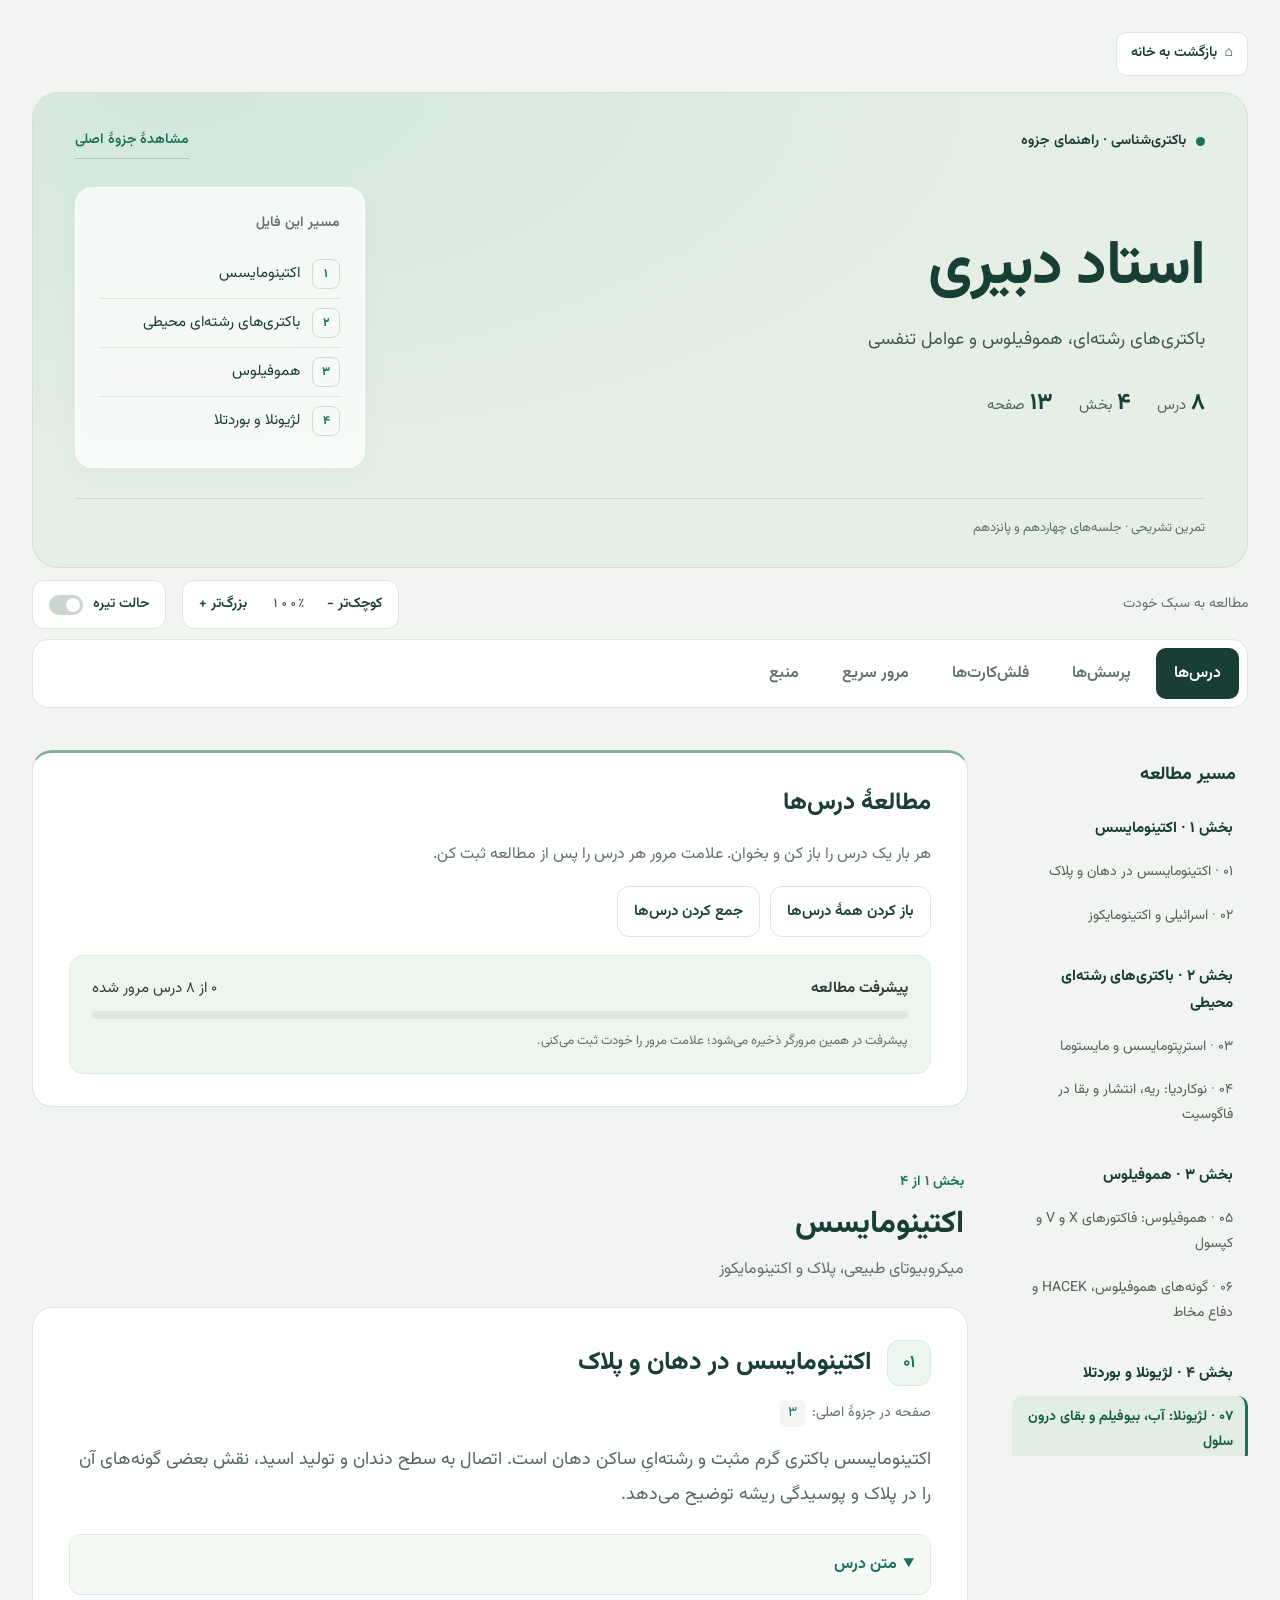
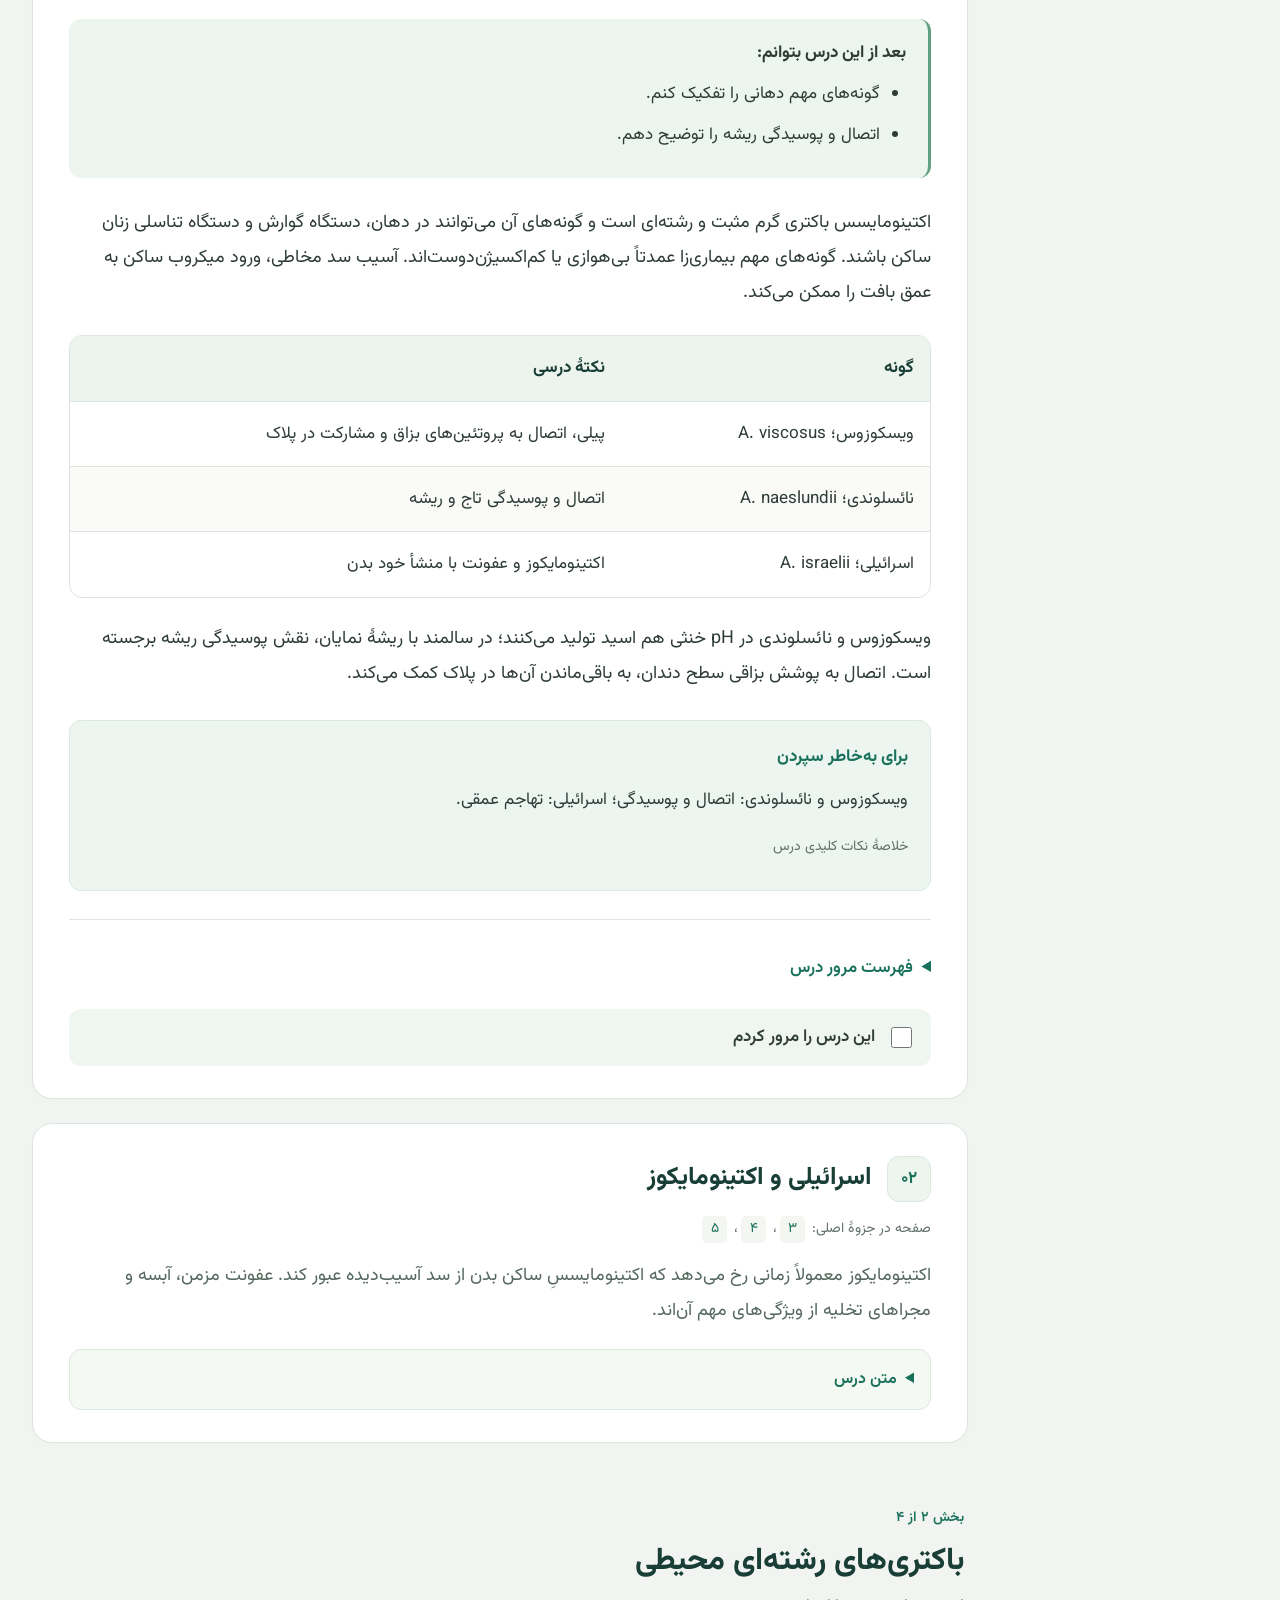
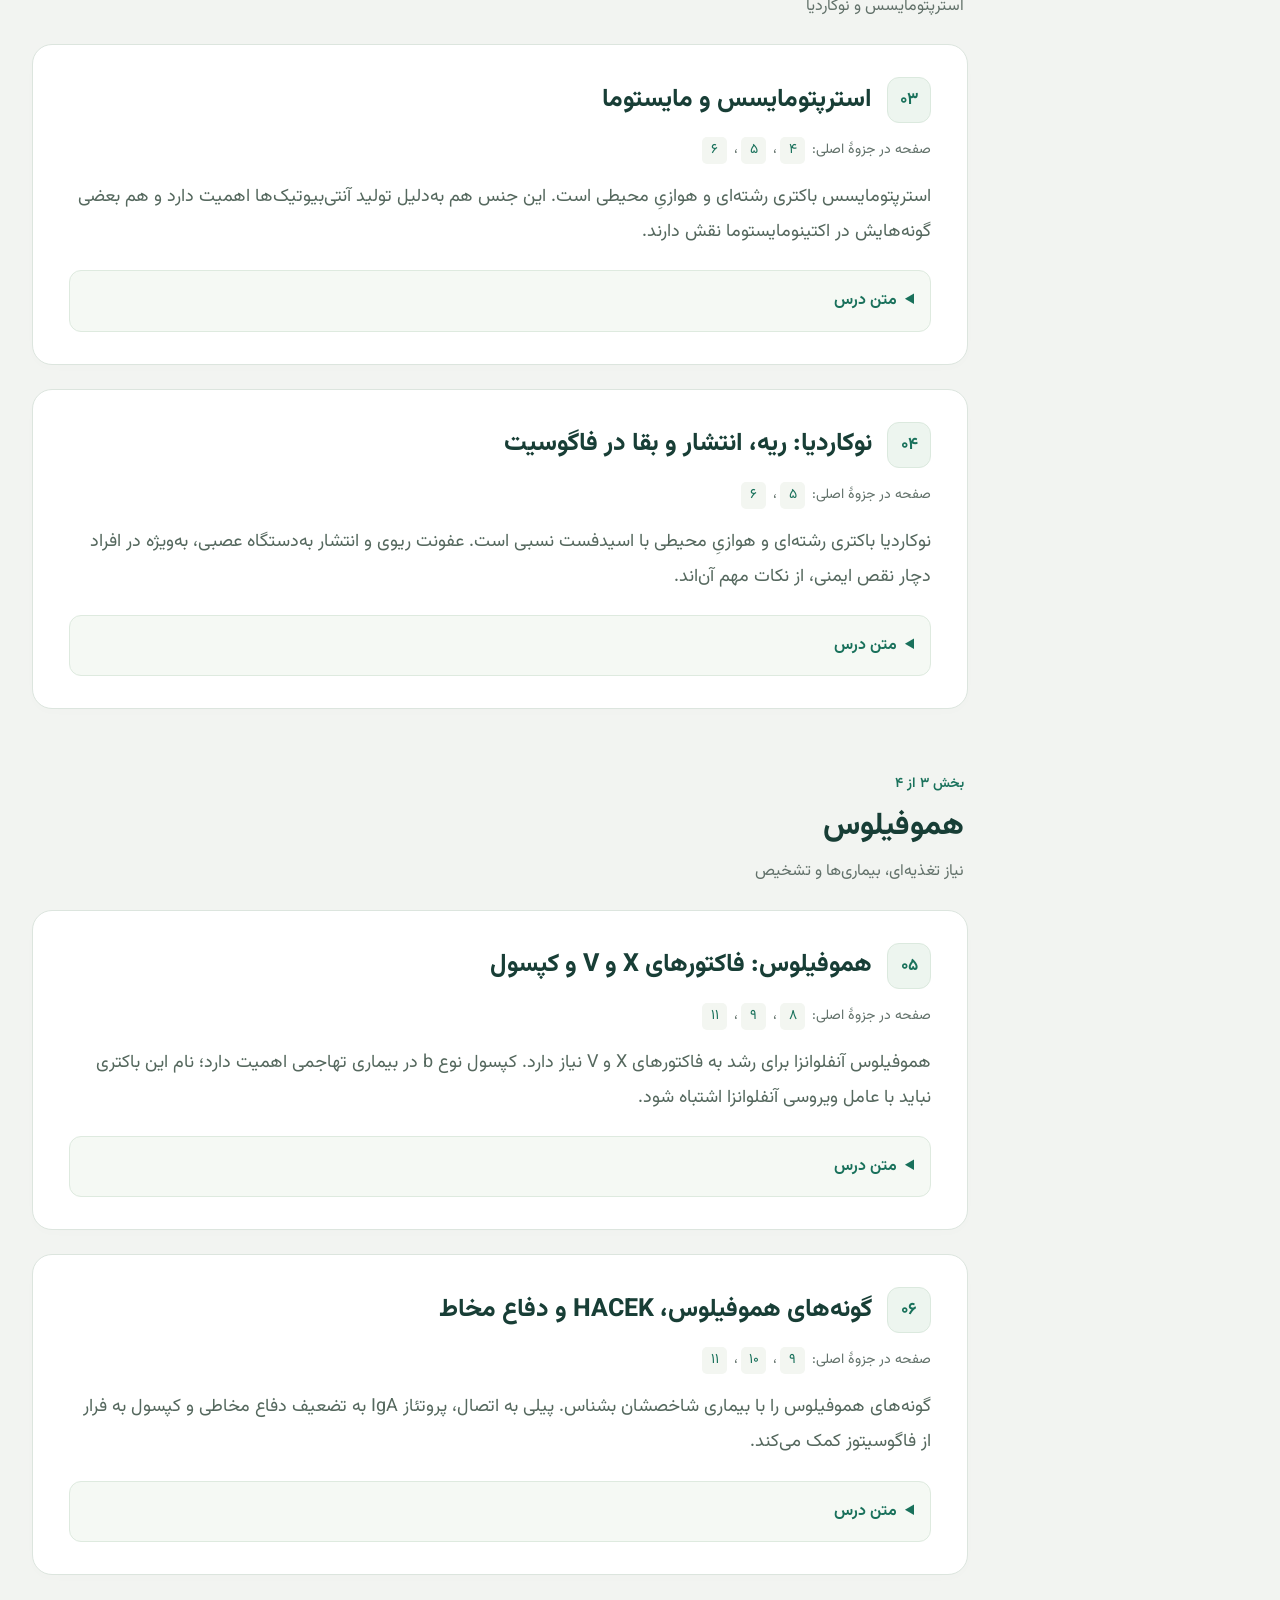
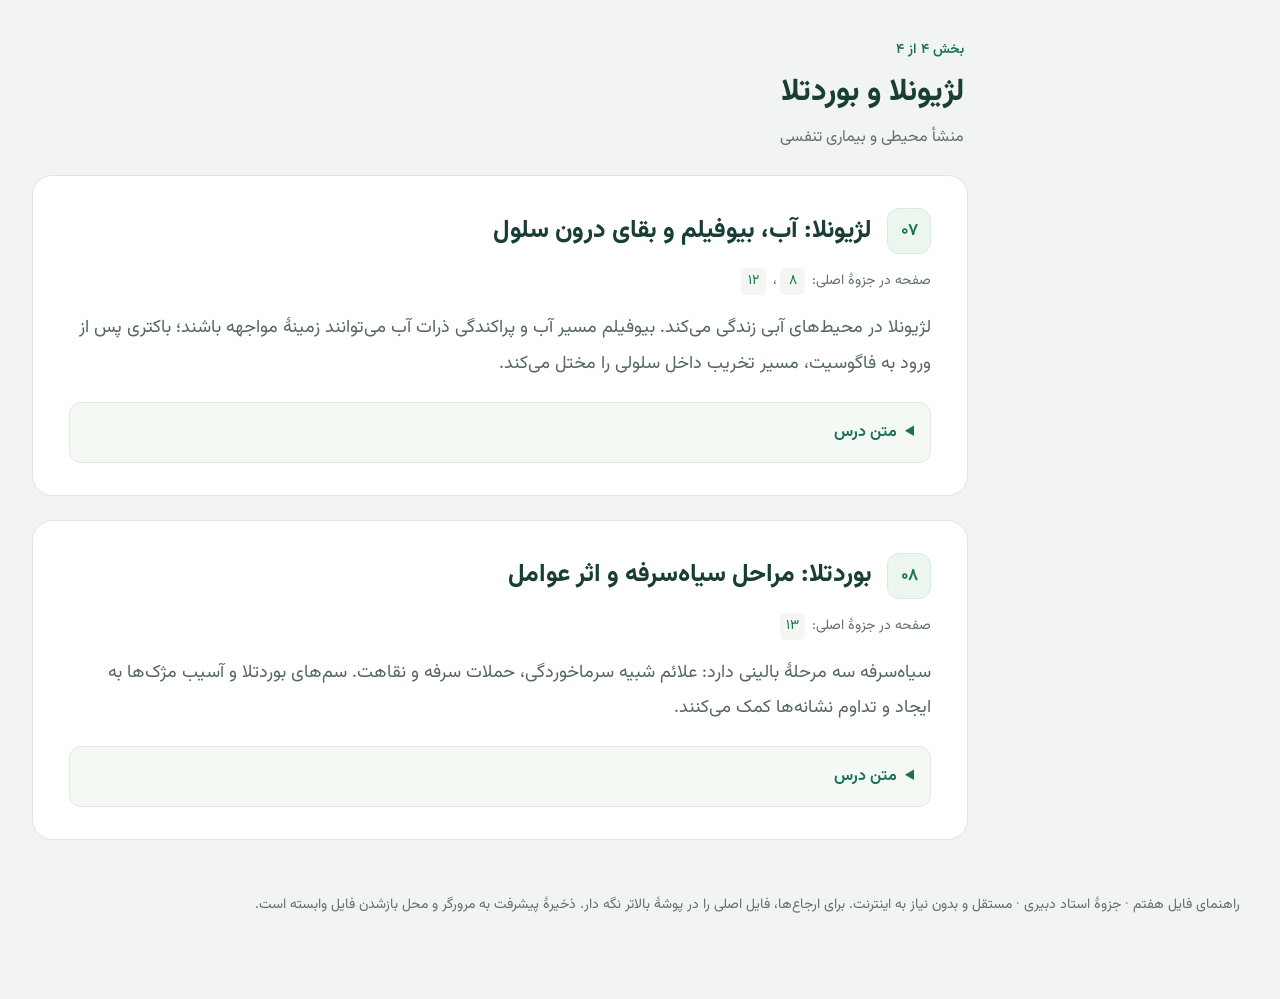
<file: study-guides/استاد دبیری.html>
<!doctype html><html lang="fa" dir="rtl"><head><meta charset="utf-8"><meta name="viewport" content="width=device-width,initial-scale=1"><title>استاد دبیری · راهنمای مطالعهٔ باکتری‌شناسی</title><style>@font-face{font-family:Vazirmatn;src:url([data-uri]) format("woff2");font-weight:100 900;font-display:swap;}
:root{--bg:#f2f4f1;--paper:#fff;--ink:#183e36;--text:#2e3c37;--muted:#62716a;--line:#dce5de;--green:#19715b;--soft:#edf5ef;--amber:#82531c;--amberbg:#fff8e9;--radius:20px;color-scheme:light}
*{box-sizing:border-box}html{scroll-behavior:smooth;scroll-padding-top:28px}body{margin:0;background:var(--bg);color:var(--text);font-family:Vazirmatn,Tahoma,Arial,sans-serif;font-size:calc(18px * var(--text-scale,1));line-height:1.95;-webkit-text-size-adjust:100%}a{color:var(--green);text-underline-offset:5px}a:hover{color:#104e3e}button,input,summary{font:inherit}button,a,summary,input{touch-action:manipulation}button{cursor:pointer}button:focus-visible,a:focus-visible,summary:focus-visible,input:focus-visible{outline:3px solid #bc8e47;outline-offset:4px}button{background:#fff;color:var(--ink);border:1px solid var(--line);padding:10px 16px;border-radius:12px;min-height:46px;font-size:calc(15px * var(--text-scale,1));font-weight:600}button.primary{background:var(--green);border-color:var(--green);color:#fff}button:hover{background:var(--soft)}button.primary:hover{background:#125640}bdi[lang=en]{font-family:Vazirmatn,Arial,sans-serif;unicode-bidi:isolate;overflow-wrap:anywhere}p{margin:.6em 0 1em}h1,h2,h3,h4{color:var(--ink);line-height:1.55;font-weight:750}h1{font-size:calc(clamp(38px,4.8vw,62px) * var(--text-scale,1))}h2{font-size:calc(29px * var(--text-scale,1));margin:0 0 16px}h3{font-size:calc(25px * var(--text-scale,1));margin:0}h4{font-size:calc(21px * var(--text-scale,1));margin:30px 0 12px}ul,ol{padding-inline-start:26px}li{margin:8px 0}strong{font-weight:700}input[type=checkbox]{width:21px;height:21px;accent-color:var(--green);flex-shrink:0}
.site{max-width:1320px;margin:auto;padding:32px 32px 80px}.hero{background:#e6efe6;border:1px solid #d3e0d4;padding:30px 42px 26px;border-radius:26px;position:relative;overflow:hidden}.hero:before{content:'';position:absolute;inset:0;background:radial-gradient(ellipse at 12% 0%,#d3e7dd 0,transparent 65%);pointer-events:none}.hero>*{position:relative}.hero-top{display:flex;justify-content:space-between;align-items:center;gap:16px}.hero .eyebrow{display:inline-flex;align-items:center;gap:10px;font-size:calc(14px * var(--text-scale,1));font-weight:650;color:var(--ink)}.hero .eyebrow:before{content:'';width:9px;height:9px;border-radius:50%;background:var(--green)}.source-link{font-size:calc(14px * var(--text-scale,1));font-weight:600;text-decoration:none;border-bottom:1px solid #abc4b5;padding:4px 0}.hero-grid{display:grid;grid-template-columns:minmax(0,1fr) 290px;align-items:center;gap:54px;padding:28px 0 30px}.hero .course-name{font-size:calc(16px * var(--text-scale,1));color:#4f7160;margin:0 0 6px}.hero h1{margin:0 0 14px;line-height:1.3;letter-spacing:-1.2px}.hero h1 span{color:var(--green)}.hero .sub{font-size:calc(18px * var(--text-scale,1));max-width:600px;line-height:1.9;margin:0;color:#405c4c}.hero-stats{display:flex;gap:26px;margin-top:24px;font-size:calc(15px * var(--text-scale,1));color:#4e6859}.hero-stats strong{font-size:calc(23px * var(--text-scale,1));color:var(--ink);margin-inline-end:5px}.hero-route{padding:22px 24px;background:rgba(255,255,255,.7);border:1px solid rgba(255,255,255,.95);border-radius:18px;box-shadow:0 8px 30px #183e3607}.hero-route>p{font-size:calc(14px * var(--text-scale,1));color:var(--muted);margin:0 0 12px;font-weight:600}.hero-route ol{list-style:none;padding:0;margin:0}.hero-route li{margin:0}.hero-route a{display:flex;align-items:center;gap:12px;font-size:calc(15px * var(--text-scale,1));text-decoration:none;padding:9px 0;color:var(--ink)}.hero-route li+li{border-top:1px solid #dce6dd}.hero-route a:hover{color:var(--green)}.hero-route span{font-size:calc(12px * var(--text-scale,1));font-weight:700;color:var(--green);border:1px solid #cbdfd1;background:#f5faf6;border-radius:8px;min-width:28px;text-align:center;line-height:28px}.hero-bottom{display:flex;justify-content:space-between;align-items:center;gap:16px;border-top:1px solid #c9dbcc;padding-top:17px}.hero-bottom strong{font-size:calc(16px * var(--text-scale,1));font-weight:600}.hero-bottom .source{font-size:calc(13px * var(--text-scale,1));color:#597261;margin:0}
.layout{display:grid;grid-template-columns:250px minmax(0,1fr);gap:30px;align-items:start;margin-top:32px}.sidebar{position:sticky;top:24px;max-height:calc(100vh - 48px);overflow-y:auto;padding:12px 0 12px 14px;scrollbar-width:thin;scrollbar-color:#c2d2c6 transparent}.sidebar h2{font-size:calc(18px * var(--text-scale,1));padding:0 12px;margin-bottom:16px}.sidebar ol{list-style:none;padding:0;margin:0}.sidebar li{margin:0}.sidebar a{display:block;text-decoration:none;padding:9px 12px;border-radius:10px;font-size:calc(14px * var(--text-scale,1));line-height:1.8;color:#526158;border-right:3px solid transparent}.sidebar a:hover{background:#e8eee7;color:var(--green)}.sidebar a.active{background:#e2eee4;color:#155b46;border-right-color:var(--green);font-weight:650}.sidebar a bdi{font-size:calc(12px * var(--text-scale,1));opacity:.65;margin-inline-end:4px}.sidebar .part-link{font-weight:750;font-size:calc(15px * var(--text-scale,1));color:var(--ink);margin-top:16px}.sidebar .minor{border-top:1px solid var(--line);margin-top:22px;padding-top:14px}.main{min-width:0}.intro,.lesson,.reference-section{background:var(--paper);border:1px solid var(--line);border-radius:var(--radius);padding:32px 36px;margin-bottom:24px;box-shadow:0 3px 12px #1b3b3003}.intro{border-top:3px solid #83b09a}.intro h2{font-size:calc(24px * var(--text-scale,1))}.intro .method{font-size:calc(18px * var(--text-scale,1));margin-bottom:18px}.toolbar{display:flex;flex-wrap:wrap;gap:10px;align-items:center;border-top:1px solid var(--line);padding-top:20px;margin-top:24px}.print-choice{display:flex;align-items:center;gap:9px;font-size:calc(14px * var(--text-scale,1));min-height:46px}.progress-box{margin:24px 0 0;padding:18px 22px;background:var(--soft);border:1px solid #e0ece1;border-radius:14px}.progress-line{display:flex;justify-content:space-between;gap:8px;font-size:calc(15px * var(--text-scale,1));flex-wrap:wrap;margin-bottom:8px}.progress-box progress{width:100%;height:8px;accent-color:var(--green);border:0;border-radius:9px;overflow:hidden;display:block;background:#dce8dc}.progress-box progress::-webkit-progress-bar{background:#dce8dc}.progress-box progress::-webkit-progress-value{background:var(--green);border-radius:9px}.storage{font-size:calc(13px * var(--text-scale,1));color:var(--muted);margin:10px 0 0}.part-heading{padding:28px 4px 16px;margin-top:34px}.part-heading .overline{color:var(--green);font-size:calc(14px * var(--text-scale,1));margin:0;font-weight:600}.part-heading h2{font-size:calc(31px * var(--text-scale,1));margin:5px 0}.part-heading p{font-size:calc(16px * var(--text-scale,1));color:var(--muted);margin:0 0 6px}.lesson-top{display:flex;align-items:center;gap:15px}.lesson-num{background:var(--soft);color:var(--green);border:1px solid #dbe9de;border-radius:12px;min-width:44px;line-height:44px;text-align:center;font-weight:650;font-size:calc(17px * var(--text-scale,1))}.refs{display:block;color:var(--muted);font-size:calc(14px * var(--text-scale,1));line-height:1.8;margin:14px 0}.refs a{display:inline-block;margin:0 3px;min-width:25px;padding:1px 4px;text-align:center;background:#f3f6f1;border-radius:5px;text-decoration:none}.overview{font-size:calc(18px * var(--text-scale,1));color:#55685e;margin:16px 0 20px}.lesson-body>summary{color:var(--green);font-size:calc(16px * var(--text-scale,1));font-weight:650;cursor:pointer;padding:14px 16px;border:1px solid #deeadf;background:#f5f9f4;border-radius:12px;list-style-position:inside}.lesson-body[open]>summary{margin-bottom:24px}.goals{border-right:3px solid #61a17f;padding:18px 22px;background:var(--soft);border-radius:12px;margin:0 0 28px;font-size:calc(17px * var(--text-scale,1))}.goals p{margin:0}.goals ul{margin:8px 0 0}.table-wrap{overflow-x:auto;margin:24px 0;border:1px solid var(--line);border-radius:13px;overscroll-behavior-x:contain}table{width:100%;border-collapse:collapse;font-size:calc(17px * var(--text-scale,1));line-height:1.9}th,td{padding:16px;text-align:right;vertical-align:top;border-bottom:1px solid var(--line);overflow-wrap:anywhere}th{background:#edf4ed;font-weight:700;color:var(--ink)}tr:last-child td{border-bottom:0}tbody tr:nth-child(even){background:#fafbf8}.steps{counter-reset:step;list-style:none;padding:0;margin:24px 0}.steps li{counter-increment:step;display:flex;gap:16px;padding:12px 0}.steps li:before{content:counter(step);display:block;flex:0 0 32px;text-align:center;border-radius:10px;height:32px;line-height:32px;margin-top:3px;background:var(--soft);color:var(--green);font-size:calc(15px * var(--text-scale,1));font-weight:650}.memory{padding:20px 22px;margin:28px 0;background:#edf5f0;border:1px solid #daeade;border-radius:12px;font-size:calc(17px * var(--text-scale,1))}.memory strong{color:var(--green)}.question{padding:24px 0;border-top:1px solid var(--line)}.q-kind{display:inline-block;color:var(--muted);font-size:calc(13px * var(--text-scale,1));line-height:1.7;background:#f2f5ef;border-radius:6px;padding:3px 9px}.q-prompt{font-weight:650;font-size:calc(19px * var(--text-scale,1));line-height:1.9;margin:10px 0 14px}.answer>summary{display:list-item;list-style-position:inside;color:var(--green);font-size:calc(16px * var(--text-scale,1));cursor:pointer;padding:10px 0;min-height:44px;font-weight:550}.answer-body{font-size:calc(18px * var(--text-scale,1));border-right:3px solid #7eaa8f;padding:18px 22px;margin:12px 0;background:#f1f7f1;border-radius:12px}.answer-body ul{margin:8px 0}.checklist{border-top:1px solid var(--line);padding-top:24px;margin-top:20px;font-size:calc(17px * var(--text-scale,1))}.checklist label{display:flex;align-items:center;gap:12px;min-height:50px;font-weight:600;cursor:pointer;padding:12px 16px;background:#eff6ef;border-radius:12px;margin-top:16px}.checklist ul{color:var(--muted);margin:12px 0}.explanation{border:1px solid var(--line);border-radius:12px;margin:24px 0;padding:0 20px}.explanation>summary{cursor:pointer;color:var(--green);padding:16px 0;font-size:calc(17px * var(--text-scale,1))}.explanation>div{font-size:calc(18px * var(--text-scale,1));padding:0 0 16px}.curve{margin:24px 0;color:var(--ink);direction:ltr}.curve svg{width:100%;height:auto;display:block}.caption{display:block;font-size:calc(14px * var(--text-scale,1));color:var(--muted);direction:rtl;margin:8px 0}.section-lead{color:var(--muted);font-size:calc(16px * var(--text-scale,1));line-height:1.95}.reference-section{margin-top:36px}.footnote{color:var(--muted);font-size:calc(14px * var(--text-scale,1));line-height:1.9;margin-top:28px;padding:0 8px}.back{font-size:calc(15px * var(--text-scale,1));display:inline-block;margin-top:20px}.nojs{background:var(--amberbg);padding:18px}.done .lesson-num{background:var(--green);color:#fff}.done .lesson-top:after{content:'✓';color:var(--green);font-size:calc(22px * var(--text-scale,1))}.mobile-contents{display:none}.mini-source{font-size:calc(14px * var(--text-scale,1));color:var(--muted)}.screen-reader{position:absolute;width:1px;height:1px;padding:0;margin:-1px;overflow:hidden;clip:rect(0,0,0,0);white-space:nowrap;border:0}
@media(max-width:1100px){.hero-grid{gap:30px;grid-template-columns:minmax(0,1fr) 250px}.hero{padding:26px 30px}.layout{grid-template-columns:220px minmax(0,1fr);gap:24px}.intro,.lesson,.reference-section{padding:28px}.site{padding:24px}h3{font-size:calc(24px * var(--text-scale,1))}}
@media(max-width:980px){.layout{display:block;margin-top:24px}.sidebar{display:none}.main{max-width:820px;margin:auto}.mobile-contents{display:block;margin:24px 0;background:var(--paper);border:1px solid var(--line);border-radius:14px;padding:14px 22px}.mobile-contents summary{cursor:pointer;font-weight:650;min-height:44px;padding:7px 0;font-size:calc(17px * var(--text-scale,1))}.mobile-contents ol{padding-inline-start:26px;font-size:calc(16px * var(--text-scale,1))}.mobile-contents a{display:inline-block;padding:6px 0;text-decoration:none}.mobile-contents .part-link{font-weight:700}.mobile-contents .minor{border-top:1px solid var(--line);padding-top:12px}.mobile-contents .minor a{display:block}.hero-bottom{align-items:start;flex-direction:column;gap:6px}.hero-grid{grid-template-columns:minmax(0,1fr) 240px;gap:24px}.hero h1{font-size:calc(44px * var(--text-scale,1))}.hero .sub{font-size:calc(17px * var(--text-scale,1))}}
@media(max-width:620px){.site{padding:14px 14px 44px}.hero{padding:22px;border-radius:20px}.hero-top{gap:12px;align-items:start}.hero .eyebrow,.source-link{font-size:calc(12px * var(--text-scale,1))}.hero-grid{display:block;padding:26px 0 24px}.hero h1{font-size:calc(42px * var(--text-scale,1));letter-spacing:-.7px}.hero .course-name{font-size:calc(15px * var(--text-scale,1))}.hero .sub{font-size:calc(17px * var(--text-scale,1))}.hero-stats{gap:24px;margin-top:20px;font-size:calc(14px * var(--text-scale,1))}.hero-stats strong{font-size:calc(22px * var(--text-scale,1))}.hero-route{margin-top:25px;padding:15px 18px;box-shadow:none}.hero-route>p{margin-bottom:5px}.hero-route ol{display:grid;grid-template-columns:1fr 1fr;gap:0 16px}.hero-route li+li{border:0}.hero-route a{font-size:calc(13px * var(--text-scale,1));line-height:1.7;gap:8px;padding:8px 0}.hero-route span{min-width:24px;line-height:24px;flex-shrink:0}.hero-bottom strong{font-size:calc(15px * var(--text-scale,1))}.hero-bottom .source{font-size:calc(12px * var(--text-scale,1))}.intro,.lesson,.reference-section{padding:22px 20px;border-radius:16px}body{font-size:calc(18px * var(--text-scale,1))}h2{font-size:calc(26px * var(--text-scale,1))}h3{font-size:calc(23px * var(--text-scale,1))}h4{font-size:calc(20px * var(--text-scale,1))}.lesson-top{gap:12px;align-items:start}.lesson-num{min-width:36px;line-height:36px;font-size:calc(15px * var(--text-scale,1));border-radius:10px;margin-top:2px}.overview,.intro .method{font-size:calc(17px * var(--text-scale,1))}.refs{font-size:calc(13px * var(--text-scale,1))}.goals{font-size:calc(16px * var(--text-scale,1));padding:16px 18px}.part-heading h2{font-size:calc(29px * var(--text-scale,1))}.toolbar button{font-size:calc(14px * var(--text-scale,1));padding:10px 12px;flex:1 1 auto}.print-choice{font-size:calc(14px * var(--text-scale,1))}.table-wrap{border-radius:10px}table{font-size:calc(16px * var(--text-scale,1))}th,td{padding:13px 12px}.table-wrap:has(th:nth-child(3)) table{min-width:590px}.table-wrap:has(th:nth-child(3)):before{content:'برای دیدن ستون‌های دیگر، جدول را افقی جابه‌جا کن.';display:block;padding:8px 12px;font-size:calc(12px * var(--text-scale,1));color:var(--muted);border-bottom:1px solid var(--line)}.memory{padding:18px;font-size:calc(16px * var(--text-scale,1))}.answer-body{padding:16px 18px;font-size:calc(17px * var(--text-scale,1))}.q-prompt{font-size:calc(18px * var(--text-scale,1))}.section-lead{font-size:calc(16px * var(--text-scale,1))}.progress-box{padding:16px}.progress-line{font-size:calc(14px * var(--text-scale,1))}.storage{font-size:calc(13px * var(--text-scale,1))}.lesson-body>summary{font-size:calc(15px * var(--text-scale,1));padding:13px 12px}.checklist{font-size:calc(16px * var(--text-scale,1))}.caption,.mini-source{font-size:calc(13px * var(--text-scale,1))}.mobile-contents{padding:12px 18px}.footnote{font-size:calc(13px * var(--text-scale,1))}}
@media(prefers-reduced-motion:reduce){html{scroll-behavior:auto}}
@media print{@page{size:A4;margin:16mm}html{scroll-behavior:auto}body{background:white;color:#111;font-size:11pt;line-height:1.8}.site{max-width:none;padding:0}.hero{background:none!important;color:#111;padding:0 0 15px;border:0;border-radius:0;border-bottom:2px solid #333}.hero:before,.hero-route,.hero-top,.hero-stats,.sidebar,.mobile-contents,.toolbar,.progress-box,.back,.footnote,.checklist label,.storage,.no-print{display:none!important}.hero-grid{display:block;padding:0}.hero h1{color:#111;font-size:25pt;letter-spacing:0}.hero h1 br{display:none}.hero h1 span{color:#111}.hero .sub,.hero .course-name,.hero .source{color:#333}.hero .sub{font-size:11pt}.hero-bottom{border:0;padding:8px 0}.hero-bottom strong{display:none}.layout{display:block;margin:20px 0}.main{max-width:none}.intro,.lesson,.reference-section{border:0;border-radius:0;padding:0;margin:0 0 24px;box-shadow:none}.part-heading{break-before:page;margin-top:0;padding-top:0}.part-heading h2{font-size:20pt}.lesson-top{break-after:avoid}h2,h3,h4,summary{break-after:avoid}.lesson{break-inside:auto}.lesson-body>summary{display:none}.goals,.memory,.answer-body{background:none!important;border:1px solid #bbb;border-radius:0;padding:10px;font-size:11pt}.overview,.intro .method,.section-lead,.checklist,.explanation>div{font-size:11pt}.question{break-inside:avoid}.q-prompt{font-size:12pt}.answer{display:none}.print-answers .answer{display:block}.answer>summary{display:none}.explanation>summary{font-weight:bold}.refs{font-size:9pt}.refs a{background:none}.table-wrap{overflow:visible;border:0;border-radius:0}.table-wrap:before{display:none!important}.table-wrap table{min-width:0!important;font-size:10pt}th,td{padding:7px;border:1px solid #aaa}tr{break-inside:avoid}thead{display:table-header-group}a{color:#111;text-decoration:none}.caption,.q-kind{font-size:9pt;background:none}.checklist ul{color:#333}.curve{max-width:450px}.lesson-num{background:none;color:#111;border:1px solid #777}.done .lesson-num{color:#111;background:none}.done .lesson-top:after{display:none}}

.reader-bar,.study-tabs{display:none}.js .reader-bar{display:flex;justify-content:space-between;align-items:center;gap:16px;margin:24px 0 16px}.reader-caption{font-size:calc(14px * var(--text-scale,1));color:var(--muted)}.reader-controls{display:flex;align-items:center;gap:16px;flex-wrap:wrap}.size-control{display:flex;align-items:center;gap:6px;background:var(--paper);border:1px solid var(--line);border-radius:12px;padding:4px}.size-control button{padding:6px 12px;min-height:38px;border:0;background:transparent;font-size:calc(14px * var(--text-scale,1))}.size-control output{font-size:calc(13px * var(--text-scale,1));min-width:44px;text-align:center;font-variant-numeric:tabular-nums}.theme-switch{display:flex;align-items:center;gap:10px;font-size:calc(14px * var(--text-scale,1));font-weight:550;min-height:46px}.switch-track{width:34px;height:20px;border-radius:30px;background:#cad6cd;position:relative;display:inline-block}.switch-track:after{content:'';position:absolute;top:3px;right:3px;width:14px;height:14px;background:white;border-radius:50%;transition:transform .15s}.theme-switch[aria-checked=true] .switch-track{background:var(--green)}.theme-switch[aria-checked=true] .switch-track:after{transform:translateX(-14px)}button:disabled{opacity:.4;cursor:default}.js .study-tabs{display:flex;gap:7px;overflow-x:auto;padding:8px;background:var(--paper);border:1px solid var(--line);border-radius:16px;scrollbar-width:thin;scroll-margin-top:18px}.study-tabs button{white-space:nowrap;border:0;background:transparent;border-radius:10px;font-size:calc(16px * var(--text-scale,1));padding:10px 18px;color:var(--muted);font-weight:600}.study-tabs button[aria-selected=true]{background:var(--ink);color:var(--paper)}.study-tabs button:hover:not([aria-selected=true]){background:var(--soft);color:var(--ink)}.tab-panel[hidden],.flashcard[hidden]{display:none}.panel-content{max-width:880px;margin:28px auto 0}.panel-content>.reference-section:first-child{margin-top:0}.recall-group{margin:32px 0 12px;padding-top:20px;border-top:1px solid var(--line)}.recall-group h3{font-size:calc(22px * var(--text-scale,1))}.flash-toolbar{display:flex;justify-content:space-between;align-items:center;gap:18px;flex-wrap:wrap;margin:24px 0}.flash-toolbar label{display:flex;align-items:center;gap:12px;font-size:calc(15px * var(--text-scale,1))}.flash-toolbar select{font:inherit;font-size:calc(15px * var(--text-scale,1));background:var(--paper);color:var(--text);border:1px solid var(--line);border-radius:10px;padding:10px;max-width:100%;min-height:44px}.flash-position{font-size:calc(14px * var(--text-scale,1));color:var(--muted)}.flashcard{padding:28px;background:var(--soft);border:1px solid var(--line);border-radius:18px;margin:20px 0}.flashcard .flash-label{font-size:calc(14px * var(--text-scale,1));color:var(--muted)}.flashcard h3{font-size:calc(23px * var(--text-scale,1));line-height:1.9;margin:18px 0 24px}.flash-answer>summary{cursor:pointer;color:var(--green);font-weight:600;font-size:calc(17px * var(--text-scale,1));padding:12px 0;list-style-position:inside}.flash-answer .answer-body{background:var(--paper)}.flash-navigation{display:flex;justify-content:space-between;gap:16px}.flash-navigation button{min-width:110px}.flash-toolbar,.flash-navigation{display:none}.js .flash-toolbar,.js .flash-navigation{display:flex}
html{scroll-padding-top:var(--reader-offset,28px)}.js .reader-dock{position:sticky;top:0;z-index:10;background:var(--bg);padding:12px 0 10px}.js .reader-dock .reader-bar{margin:0 0 10px}.reader-dock .study-tabs{scroll-margin-top:0}.sidebar{top:var(--reader-offset,24px);max-height:calc(100vh - var(--reader-offset,24px) - 24px)}
.lesson-intro h2{font-size:calc(24px * var(--text-scale,1))}.lesson-intro .toolbar{border-top:0;margin-top:12px;padding-top:0}.lesson-intro .progress-box{margin-top:18px}.lesson-checklist>summary,.study-instructions>summary{cursor:pointer;color:var(--green);font-weight:600;padding:8px 0}.lesson-checklist ul{margin-bottom:16px}.recall-group{margin:14px 0;padding:0;border:1px solid var(--line);border-radius:12px;overflow:hidden}.recall-group>summary{cursor:pointer;padding:16px 20px;font-size:calc(17px * var(--text-scale,1));font-weight:600;color:var(--ink);background:var(--soft);list-style-position:inside}.recall-group>summary span{display:block;font-size:calc(13px * var(--text-scale,1));color:var(--muted);font-weight:400;margin-top:4px}.recall-content{padding:8px 22px 12px}.steps li:before{content:counter(step,persian)}.mobile-contents ol{list-style-type:persian}
@media(max-width:620px){.recall-group>summary{font-size:calc(16px * var(--text-scale,1));padding:14px 16px}.recall-content{padding:8px 16px}.lesson-intro h2{font-size:calc(23px * var(--text-scale,1))}}
@media print{.recall-group{border:0;border-radius:0;margin:20px 0}.recall-group>summary{background:none;font-size:12pt;padding:0}.recall-content{padding:0}.lesson-checklist>summary{font-weight:bold}}
@media print{.reader-dock{display:none!important}html{scroll-padding-top:0}}
[data-theme=dark]{color-scheme:dark;--bg:#111c17;--paper:#1b2922;--ink:#d8ece0;--text:#d1e1d6;--muted:#a6bdb0;--line:#354c3e;--green:#8bceac;--soft:#273e30;--amber:#f2c889;--amberbg:#3a2f1d}
[data-theme=dark] .memory{background:var(--soft)}[data-theme=dark] .curve path:nth-of-type(2){stroke:var(--green)}.curve svg text{font-size:calc(16px * var(--text-scale,1))}
[data-theme=dark] .hero{background:#243b2c;border-color:#3f5c48}[data-theme=dark] .hero:before{background:radial-gradient(ellipse at 12% 0%,#304d3b 0,transparent 65%)}[data-theme=dark] .hero .course-name,[data-theme=dark] .hero .sub,[data-theme=dark] .hero-stats,[data-theme=dark] .hero-bottom .source{color:#b6d2bf}[data-theme=dark] .source-link,[data-theme=dark] .hero-bottom{border-color:#486350}[data-theme=dark] .hero-route{background:#1c3024;border-color:#3e5948;box-shadow:none}[data-theme=dark] .hero-route li+li{border-color:#354b3c}[data-theme=dark] .hero-route span{background:#2b4433;border-color:#45694f}[data-theme=dark] .sidebar a{color:var(--muted)}[data-theme=dark] .sidebar .part-link{color:var(--ink)}[data-theme=dark] .sidebar a.active,[data-theme=dark] .sidebar a:hover{background:var(--soft);color:var(--green)}[data-theme=dark] button{background:var(--paper)}[data-theme=dark] button:hover{background:var(--soft)}[data-theme=dark] button.primary{background:#82c6a1;color:#142b1c;border-color:#82c6a1}[data-theme=dark] .intro{border-top-color:#609572}[data-theme=dark] .overview{color:var(--muted)}[data-theme=dark] .progress-box,[data-theme=dark] .lesson-num,[data-theme=dark] .lesson-body>summary,[data-theme=dark] .memory{border-color:var(--line)}[data-theme=dark] .lesson-body>summary,[data-theme=dark] .refs a,[data-theme=dark] .q-kind,[data-theme=dark] .checklist label,[data-theme=dark] .answer-body{background:var(--soft)}[data-theme=dark] .progress-box progress,[data-theme=dark] .progress-box progress::-webkit-progress-bar{background:#15261b}[data-theme=dark] th{background:#294331}[data-theme=dark] tbody tr:nth-child(even){background:#203126}[data-theme=dark] .done .lesson-num{background:var(--green);color:#10281a}[data-theme=dark] .flash-answer .answer-body{background:var(--paper)}
@media(max-width:620px){.js .reader-bar{align-items:start;flex-direction:column;gap:10px}.reader-caption{display:none}.reader-controls{width:100%;justify-content:space-between;gap:8px}.size-control button{font-size:calc(13px * var(--text-scale,1));padding:6px 8px}.theme-switch{font-size:calc(13px * var(--text-scale,1));padding:8px 12px}.study-tabs{margin-bottom:20px}.study-tabs button{font-size:calc(15px * var(--text-scale,1));padding:9px 13px}.panel-content{margin-top:22px}.flash-toolbar{align-items:start;flex-direction:column}.flash-toolbar label{flex-direction:column;align-items:start;width:100%;gap:6px}.flash-toolbar select{width:100%}.flashcard{padding:20px}.flashcard h3{font-size:calc(21px * var(--text-scale,1))}}
@media print{.reader-bar,.study-tabs,.flash-toolbar,.flash-navigation{display:none!important}.tab-panel[hidden]{display:block!important}#panel-flashcards{display:none!important}.panel-content{max-width:none;margin:0}.hero:before{display:none!important}[data-theme=dark]{--bg:white;--paper:white;--ink:#111;--text:#111;--muted:#333;--line:#aaa;--green:#111;--soft:white;--amber:#111;--amberbg:white;color-scheme:light}[data-theme=dark] .hero,[data-theme=dark] th,[data-theme=dark] tbody tr:nth-child(even),[data-theme=dark] .refs a{background:none!important}[data-theme=dark] .hero .course-name,[data-theme=dark] .hero .sub,[data-theme=dark] .hero-bottom .source{color:#333}.flashcard{background:none;border:1px solid #aaa}.flash-answer{display:none}.print-answers .flash-answer{display:block}}

@media print{:root{--text-scale:1!important}}
.home-link{display:inline-flex;align-items:center;justify-content:center;gap:8px;min-height:44px;padding:7px 14px;border:1px solid var(--line);border-radius:10px;background:var(--paper);color:var(--ink);font-size:calc(14px * var(--text-scale,1));font-weight:600;text-decoration:none;white-space:nowrap}.home-link:hover{background:var(--soft,var(--wash));text-decoration:underline}.home-link:focus-visible{outline:3px solid var(--green,var(--accent));outline-offset:3px}.home-nav{display:flex;direction:rtl;justify-content:flex-start;margin:0 0 16px}@media print{.home-link,.home-nav{display:none!important}}
@media(max-width:620px){.table-wrap table{table-layout:auto}.table-wrap th:first-child,.table-wrap td:first-child{min-width:10rem;overflow-wrap:normal;word-break:normal;hyphens:manual}}@media(max-width:620px){.table-wrap table:has(th:nth-child(2):last-child){min-width:520px;table-layout:fixed}.table-wrap table:has(th:nth-child(2):last-child) th:first-child,.table-wrap table:has(th:nth-child(2):last-child) td:first-child{width:38%;min-width:0}.table-wrap table:has(th:nth-child(2):last-child) th:nth-child(2),.table-wrap table:has(th:nth-child(2):last-child) td:nth-child(2){width:62%}}</style><!-- Embedded Vazirmatn font license:
Copyright 2015 The Vazirmatn Project Authors (https://github.com/rastikerdar/vazirmatn)

This Font Software is licensed under the SIL Open Font License, Version 1.1.
This license is copied below, and is also available with a FAQ at:
http://scripts.sil.org/OFL


- -- -- -- -- -- -- -- -- -- -- -- -- -- -- -- -- -- -- -- -- -- -- -- -- -- -- -- -- --
SIL OPEN FONT LICENSE Version 1.1 - 26 February 2007
- -- -- -- -- -- -- -- -- -- -- -- -- -- -- -- -- -- -- -- -- -- -- -- -- -- -- -- -- --

PREAMBLE
The goals of the Open Font License (OFL) are to stimulate worldwide
development of collaborative font projects, to support the font creation
efforts of academic and linguistic communities, and to provide a free and
open framework in which fonts may be shared and improved in partnership
with others.

The OFL allows the licensed fonts to be used, studied, modified and
redistributed freely as long as they are not sold by themselves. The
fonts, including any derivative works, can be bundled, embedded, 
redistributed and/or sold with any software provided that any reserved
names are not used by derivative works. The fonts and derivatives,
however, cannot be released under any other type of license. The
requirement for fonts to remain under this license does not apply
to any document created using the fonts or their derivatives.

DEFINITIONS
"Font Software" refers to the set of files released by the Copyright
Holder(s) under this license and clearly marked as such. This may
include source files, build scripts and documentation.

"Reserved Font Name" refers to any names specified as such after the
copyright statement(s).

"Original Version" refers to the collection of Font Software components as
distributed by the Copyright Holder(s).

"Modified Version" refers to any derivative made by adding to, deleting,
or substituting - - in part or in whole - - any of the components of the
Original Version, by changing formats or by porting the Font Software to a
new environment.

"Author" refers to any designer, engineer, programmer, technical
writer or other person who contributed to the Font Software.

PERMISSION & CONDITIONS
Permission is hereby granted, free of charge, to any person obtaining
a copy of the Font Software, to use, study, copy, merge, embed, modify,
redistribute, and sell modified and unmodified copies of the Font
Software, subject to the following conditions:

1) Neither the Font Software nor any of its individual components,
in Original or Modified Versions, may be sold by itself.

2) Original or Modified Versions of the Font Software may be bundled,
redistributed and/or sold with any software, provided that each copy
contains the above copyright notice and this license. These can be
included either as stand-alone text files, human-readable headers or
in the appropriate machine-readable metadata fields within text or
binary files as long as those fields can be easily viewed by the user.

3) No Modified Version of the Font Software may use the Reserved Font
Name(s) unless explicit written permission is granted by the corresponding
Copyright Holder. This restriction only applies to the primary font name as
presented to the users.

4) The name(s) of the Copyright Holder(s) or the Author(s) of the Font
Software shall not be used to promote, endorse or advertise any
Modified Version, except to acknowledge the contribution(s) of the
Copyright Holder(s) and the Author(s) or with their explicit written
permission.

5) The Font Software, modified or unmodified, in part or in whole,
must be distributed entirely under this license, and must not be
distributed under any other license. The requirement for fonts to
remain under this license does not apply to any document created
using the Font Software.

TERMINATION
This license becomes null and void if any of the above conditions are
not met.

DISCLAIMER
THE FONT SOFTWARE IS PROVIDED "AS IS", WITHOUT WARRANTY OF ANY KIND,
EXPRESS OR IMPLIED, INCLUDING BUT NOT LIMITED TO ANY WARRANTIES OF
MERCHANTABILITY, FITNESS FOR A PARTICULAR PURPOSE AND NONINFRINGEMENT
OF COPYRIGHT, PATENT, TRADEMARK, OR OTHER RIGHT. IN NO EVENT SHALL THE
COPYRIGHT HOLDER BE LIABLE FOR ANY CLAIM, DAMAGES OR OTHER LIABILITY,
INCLUDING ANY GENERAL, SPECIAL, INDIRECT, INCIDENTAL, OR CONSEQUENTIAL
DAMAGES, WHETHER IN AN ACTION OF CONTRACT, TORT OR OTHERWISE, ARISING
FROM, OUT OF THE USE OR INABILITY TO USE THE FONT SOFTWARE OR FROM
OTHER DEALINGS IN THE FONT SOFTWARE.

--></head><body><a class="screen-reader" href="#lessons">رفتن به درس‌ها</a><div class="site" id="top"><nav class="home-nav" aria-label="صفحهٔ اصلی"><a class="home-link" href="index.html" aria-label="بازگشت به صفحهٔ اصلی"><span aria-hidden="true">⌂</span> بازگشت به خانه</a></nav><header class="hero"><div class="hero-top"><div class="eyebrow">باکتری‌شناسی · راهنمای جزوه</div><a class="source-link" href="../%D8%A7%D8%B3%D8%AA%D8%A7%D8%AF%20%D8%AF%D8%A8%DB%8C%D8%B1%DB%8C.pdf" target="_blank" rel="noopener">مشاهدهٔ جزوهٔ اصلی</a></div><div class="hero-grid"><div class="hero-copy"><h1><strong>استاد دبیری</strong></h1><p class="sub">باکتری‌های رشته‌ای، هموفیلوس و عوامل تنفسی</p><div class="hero-stats"><span><strong>۸</strong>درس</span><span><strong>۴</strong>بخش</span><span><strong>۱۳</strong>صفحه</span></div></div><nav class="hero-route" aria-label="چهار بخش راهنما"><p>مسیر این فایل</p><ol><li><a href="#part-1"><span>۱</span>اکتینومایسس</a></li><li><a href="#part-2"><span>۲</span>باکتری‌های رشته‌ای محیطی</a></li><li><a href="#part-3"><span>۳</span>هموفیلوس</a></li><li><a href="#part-4"><span>۴</span>لژیونلا و بوردتلا</a></li></ol></nav></div><div class="hero-bottom"><p class="source">تمرین تشریحی · جلسه‌های چهاردهم و پانزدهم</p></div></header><div class="reader-dock"><div class="reader-bar"><span class="reader-caption">مطالعه به سبک خودت</span><div class="reader-controls"><div class="size-control" role="group" aria-label="اندازهٔ نوشته"><button type="button" id="text-smaller" aria-label="کوچک‌تر کردن نوشته">کوچک‌تر −</button><output id="text-size-value" aria-live="polite" aria-label="اندازهٔ نوشته">۱۰۰٪</output><button type="button" id="text-larger" aria-label="بزرگ‌تر کردن نوشته">بزرگ‌تر +</button></div><button type="button" id="theme-toggle" class="theme-switch" role="switch" aria-checked="false" aria-label="حالت تیره"><span>حالت تیره</span><span class="switch-track" aria-hidden="true"></span></button></div></div><div class="study-tabs" id="study-tabs" role="tablist" aria-label="بخش‌های مطالعه"><button type="button" role="tab" id="tab-lessons" aria-controls="panel-lessons" aria-selected="true" tabindex="0">درس‌ها</button><button type="button" role="tab" id="tab-questions" aria-controls="panel-questions" aria-selected="false" tabindex="-1">پرسش‌ها</button><button type="button" role="tab" id="tab-flashcards" aria-controls="panel-flashcards" aria-selected="false" tabindex="-1">فلش‌کارت‌ها</button><button type="button" role="tab" id="tab-review" aria-controls="panel-review" aria-selected="false" tabindex="-1">مرور سریع</button><button type="button" role="tab" id="tab-source" aria-controls="panel-source" aria-selected="false" tabindex="-1">منبع</button></div></div><section class="tab-panel" role="tabpanel" id="panel-lessons" aria-labelledby="tab-lessons" tabindex="0"><details class="mobile-contents"><summary>فهرست درس‌ها و بخش‌ها</summary><ol><li><a class="part-link" href="#part-1">بخش ۱ · اکتینومایسس</a></li><li><a href="#lesson-01">۰۱ · اکتینومایسس در دهان و پلاک</a></li><li><a href="#lesson-02">۰۲ · اسرائیلی و اکتینومایکوز</a></li><li><a class="part-link" href="#part-2">بخش ۲ · باکتری‌های رشته‌ای محیطی</a></li><li><a href="#lesson-03">۰۳ · استرپتومایسس و مایستوما</a></li><li><a href="#lesson-04">۰۴ · نوکاردیا: ریه، انتشار و بقا در فاگوسیت</a></li><li><a class="part-link" href="#part-3">بخش ۳ · هموفیلوس</a></li><li><a href="#lesson-05">۰۵ · هموفیلوس: فاکتورهای X و V و کپسول</a></li><li><a href="#lesson-06">۰۶ · گونه‌های هموفیلوس، HACEK و دفاع مخاط</a></li><li><a class="part-link" href="#part-4">بخش ۴ · لژیونلا و بوردتلا</a></li><li><a href="#lesson-07">۰۷ · لژیونلا: آب، بیوفیلم و بقای درون سلول</a></li><li><a href="#lesson-08">۰۸ · بوردتلا: مراحل سیاه‌سرفه و اثر عوامل</a></li></ol></details><div class="layout"><nav class="sidebar" aria-label="فهرست درس‌ها"><h2>مسیر مطالعه</h2><ol><li><a class="part-link" href="#part-1">بخش ۱ · اکتینومایسس</a></li><li><a href="#lesson-01">۰۱ · اکتینومایسس در دهان و پلاک</a></li><li><a href="#lesson-02">۰۲ · اسرائیلی و اکتینومایکوز</a></li><li><a class="part-link" href="#part-2">بخش ۲ · باکتری‌های رشته‌ای محیطی</a></li><li><a href="#lesson-03">۰۳ · استرپتومایسس و مایستوما</a></li><li><a href="#lesson-04">۰۴ · نوکاردیا: ریه، انتشار و بقا در فاگوسیت</a></li><li><a class="part-link" href="#part-3">بخش ۳ · هموفیلوس</a></li><li><a href="#lesson-05">۰۵ · هموفیلوس: فاکتورهای X و V و کپسول</a></li><li><a href="#lesson-06">۰۶ · گونه‌های هموفیلوس، HACEK و دفاع مخاط</a></li><li><a class="part-link" href="#part-4">بخش ۴ · لژیونلا و بوردتلا</a></li><li><a href="#lesson-07">۰۷ · لژیونلا: آب، بیوفیلم و بقای درون سلول</a></li><li><a href="#lesson-08">۰۸ · بوردتلا: مراحل سیاه‌سرفه و اثر عوامل</a></li></ol></nav><main class="main"><section class="intro lesson-intro"><h2 id="how">مطالعهٔ درس‌ها</h2><p class="section-lead">هر بار یک درس را باز کن و بخوان. علامت مرور هر درس را پس از مطالعه ثبت کن.</p><div class="toolbar"><button id="expand-lessons" type="button">باز کردن همهٔ درس‌ها</button><button id="collapse-lessons" type="button">جمع کردن درس‌ها</button></div><div class="progress-box"><div class="progress-line"><strong>پیشرفت مطالعه</strong><span id="progress-label" aria-live="polite">۰ از ۸ درس مرور شده</span></div><progress id="progress" max="8" value="0"></progress><p class="storage" id="storage-message">پیشرفت در همین مرورگر ذخیره می‌شود.</p></div></section><div id="lessons"><div class="part-heading" id="part-1"><p class="overline">بخش ۱ از ۴</p><h2>اکتینومایسس</h2><p>میکروبیوتای طبیعی، پلاک و اکتینومایکوز</p></div><article class="lesson" id="lesson-01"><div class="lesson-top"><span class="lesson-num">۰۱</span><h3>اکتینومایسس در دهان و پلاک</h3></div><span class="refs">صفحه در جزوهٔ اصلی: <a href="../%D8%A7%D8%B3%D8%AA%D8%A7%D8%AF%20%D8%AF%D8%A8%DB%8C%D8%B1%DB%8C.pdf#page=3" target="_blank" rel="noopener">۳</a></span><p class="overview">اکتینومایسس باکتری گرم مثبت و رشته‌ایِ ساکن دهان است. اتصال به سطح دندان و تولید اسید، نقش بعضی گونه‌های آن را در پلاک و پوسیدگی ریشه توضیح می‌دهد.</p><details class="lesson-body" open><summary>متن درس</summary><div class="goals"><strong>بعد از این درس بتوانم:</strong><ul><li>گونه‌های مهم دهانی را تفکیک کنم.</li><li>اتصال و پوسیدگی ریشه را توضیح دهم.</li></ul></div><p>اکتینومایسس باکتری گرم مثبت و رشته‌ای است و گونه‌های آن می‌توانند در دهان، دستگاه گوارش و دستگاه تناسلی زنان ساکن باشند. گونه‌های مهم بیماری‌زا عمدتاً بی‌هوازی یا کم‌اکسیژن‌دوست‌اند. آسیب سد مخاطی، ورود میکروب ساکن به عمق بافت را ممکن می‌کند.</p><div class="table-wrap"><table><thead><tr><th scope="col">گونه</th><th scope="col">نکتهٔ درسی</th></tr></thead><tbody><tr><td>ویسکوزوس؛ A. viscosus</td><td>پیلی، اتصال به پروتئین‌های بزاق و مشارکت در پلاک</td></tr><tr><td>نائسلوندی؛ A. naeslundii</td><td>اتصال و پوسیدگی تاج و ریشه</td></tr><tr><td>اسرائیلی؛ A. israelii</td><td>اکتینومایکوز و عفونت با منشأ خود بدن</td></tr></tbody></table></div><p>ویسکوزوس و نائسلوندی در pH خنثی هم اسید تولید می‌کنند؛ در سالمند با ریشهٔ نمایان، نقش پوسیدگی ریشه برجسته است. اتصال به پوشش بزاقی سطح دندان، به باقی‌ماندن آن‌ها در پلاک کمک می‌کند.</p><div class="memory"><strong>برای به‌خاطر سپردن</strong><p>ویسکوزوس و نائسلوندی: اتصال و پوسیدگی؛ اسرائیلی: تهاجم عمقی.</p><span class="caption">خلاصهٔ نکات کلیدی درس</span></div><div class="checklist"><details class="lesson-checklist"><summary>فهرست مرور درس</summary><ul><li>سه گونه را به نقششان وصل می‌کنم.</li></ul></details><label><input type="checkbox" data-lesson-check="lesson-01" aria-label="درس ۱ مرور شد">این درس را مرور کردم</label></div></details></article><article class="lesson" id="lesson-02"><div class="lesson-top"><span class="lesson-num">۰۲</span><h3>اسرائیلی و اکتینومایکوز</h3></div><span class="refs">صفحه در جزوهٔ اصلی: <a href="../%D8%A7%D8%B3%D8%AA%D8%A7%D8%AF%20%D8%AF%D8%A8%DB%8C%D8%B1%DB%8C.pdf#page=3" target="_blank" rel="noopener">۳</a>، <a href="../%D8%A7%D8%B3%D8%AA%D8%A7%D8%AF%20%D8%AF%D8%A8%DB%8C%D8%B1%DB%8C.pdf#page=4" target="_blank" rel="noopener">۴</a>، <a href="../%D8%A7%D8%B3%D8%AA%D8%A7%D8%AF%20%D8%AF%D8%A8%DB%8C%D8%B1%DB%8C.pdf#page=5" target="_blank" rel="noopener">۵</a></span><p class="overview">اکتینومایکوز معمولاً زمانی رخ می‌دهد که اکتینومایسسِ ساکن بدن از سد آسیب‌دیده عبور کند. عفونت مزمن، آبسه و مجراهای تخلیه از ویژگی‌های مهم آن‌اند.</p><details class="lesson-body" ><summary>متن درس</summary><div class="goals"><strong>بعد از این درس بتوانم:</strong><ul><li>منشأ و شکل‌های بالینی را توضیح دهم.</li><li>گرانول و کلنی را از هم جدا کنم.</li></ul></div><ol class="steps"><li>حضور طبیعی در دهان، روده یا دستگاه تناسلی</li><li>آسیب یا مداخلهٔ دندانی و نفوذ به عمق</li><li>تکثیر کند و عفونت مزمن</li><li>آبسه، مسیرهای تخلیه و درگیری عضله یا استخوان</li></ol><p>شایع‌ترین شکل در جزوه صورتی–گردنی است؛ شکمی، لگنی، قفسهٔ سینه و مغزی هم آمده‌اند. علامت ممکن است ماه‌ها پس از آسیب ظاهر شود. اسرائیلی بدون اسپور و تاژک معرفی شده و کلنی دندان‌آسیایی و دانه‌های گوگردی، دو سرنخ جدا هستند.</p><div class="table-wrap"><table><thead><tr><th scope="col">سرنخ</th><th scope="col">معنا</th></tr></thead><tbody><tr><td>کلنی دندان‌آسیایی</td><td>ظاهر رشد در تصویر/شرح صفحهٔ ۴</td></tr><tr><td>گرانول گوگردی</td><td>تودهٔ باکتری‌های رشته‌ای همراه با مواد بافتی؛ نام «گوگردی» به ظاهر آن اشاره دارد، نه وجود گوگرد در توضیح منبع</td></tr><tr><td>اجسام چماقی ائوزینوفیل</td><td>پیرامون گرانول در تصویر بافتی</td></tr><tr><td>آبسه و مسیر پوستی</td><td>نفوذ و گسترش مزمن؛ نام تصویر صورت نیز همین پیامد را نشان می‌دهد.</td></tr></tbody></table></div><p>بیوفیلم، تبادل مواد و محدودیت نفوذ دارو در متن به تداوم عفونت ربط داده شده‌اند. پنی‌سیلین در بخش درمان برای اسرائیلی نام برده می‌شود؛ مدت یا ترکیب، دستور درمان این راهنما نیست.</p><div class="memory"><strong>برای به‌خاطر سپردن</strong><p>از دهان به عمق؛ مزمن، آبسه، مسیر تخلیه و گرانول.</p><span class="caption">خلاصهٔ نکات کلیدی درس</span></div><div class="checklist"><details class="lesson-checklist"><summary>فهرست مرور درس</summary><ul><li>منشأ، محل‌ها و دو سرنخ را یادآوری می‌کنم.</li></ul></details><label><input type="checkbox" data-lesson-check="lesson-02" aria-label="درس ۲ مرور شد">این درس را مرور کردم</label></div></details></article><div class="part-heading" id="part-2"><p class="overline">بخش ۲ از ۴</p><h2>باکتری‌های رشته‌ای محیطی</h2><p>استرپتومایسس و نوکاردیا</p></div><article class="lesson" id="lesson-03"><div class="lesson-top"><span class="lesson-num">۰۳</span><h3>استرپتومایسس و مایستوما</h3></div><span class="refs">صفحه در جزوهٔ اصلی: <a href="../%D8%A7%D8%B3%D8%AA%D8%A7%D8%AF%20%D8%AF%D8%A8%DB%8C%D8%B1%DB%8C.pdf#page=4" target="_blank" rel="noopener">۴</a>، <a href="../%D8%A7%D8%B3%D8%AA%D8%A7%D8%AF%20%D8%AF%D8%A8%DB%8C%D8%B1%DB%8C.pdf#page=5" target="_blank" rel="noopener">۵</a>، <a href="../%D8%A7%D8%B3%D8%AA%D8%A7%D8%AF%20%D8%AF%D8%A8%DB%8C%D8%B1%DB%8C.pdf#page=6" target="_blank" rel="noopener">۶</a></span><p class="overview">استرپتومایسس باکتری رشته‌ای و هوازیِ محیطی است. این جنس هم به‌دلیل تولید آنتی‌بیوتیک‌ها اهمیت دارد و هم بعضی گونه‌هایش در اکتینومایستوما نقش دارند.</p><details class="lesson-body" ><summary>متن درس</summary><div class="goals"><strong>بعد از این درس بتوانم:</strong><ul><li>سه عامل اکتینومایستوما را نام ببرم.</li><li>منشأ محیطی را از اندوژن جدا کنم.</li></ul></div><p>استرپتومایسس گرم مثبت، رشته‌ای و هوازی است؛ زیستگاهش محیط است. گونه‌های این جنس از تولیدکنندگان مهم آنتی‌بیوتیک‌های طبیعی‌اند. گونهٔ S. somaliensis در مایستوما، به‌ویژه ضایعهٔ پا، نام برده شده است.</p><div class="table-wrap"><table><thead><tr><th scope="col">نام</th><th scope="col">ارتباط</th></tr></thead><tbody><tr><td>Actinomadura madurae</td><td>اکتینومایستوما</td></tr><tr><td>Nocardia brasiliensis</td><td>اکتینومایستوما</td></tr><tr><td>Streptomyces somaliensis</td><td>اکتینومایستوما</td></tr></tbody></table></div><p>اکتینومایکوز، نوکاردیوز و اکتینومایستوما نام‌های یکسان نیستند. در شرح همکاری تجمعی، منبع از همراهی هوازی و بی‌هوازی و مناسب‌شدن محیط می‌گوید؛ این توضیح را شرط یکسان همهٔ موارد مایستوما ندان. آراکنیا پروپیونیکا و بیفیدوباکتریوم دنتیوم نیز در صفحهٔ ۳ در فهرست عوامل همراه اکتینومایکوز آمده‌اند.</p><div class="memory"><strong>برای به‌خاطر سپردن</strong><p>استرپتومایسس: محیط، هوازی و دارو؛ سومالینسیس: مایستوما.</p><span class="caption">خلاصهٔ نکات کلیدی درس</span></div><div class="checklist"><details class="lesson-checklist"><summary>فهرست مرور درس</summary><ul><li>سه نام را با اکتینومایکوز مخلوط نمی‌کنم.</li></ul></details><label><input type="checkbox" data-lesson-check="lesson-03" aria-label="درس ۳ مرور شد">این درس را مرور کردم</label></div></details></article><article class="lesson" id="lesson-04"><div class="lesson-top"><span class="lesson-num">۰۴</span><h3>نوکاردیا: ریه، انتشار و بقا در فاگوسیت</h3></div><span class="refs">صفحه در جزوهٔ اصلی: <a href="../%D8%A7%D8%B3%D8%AA%D8%A7%D8%AF%20%D8%AF%D8%A8%DB%8C%D8%B1%DB%8C.pdf#page=5" target="_blank" rel="noopener">۵</a>، <a href="../%D8%A7%D8%B3%D8%AA%D8%A7%D8%AF%20%D8%AF%D8%A8%DB%8C%D8%B1%DB%8C.pdf#page=6" target="_blank" rel="noopener">۶</a></span><p class="overview">نوکاردیا باکتری رشته‌ای و هوازیِ محیطی با اسیدفست نسبی است. عفونت ریوی و انتشار به‌دستگاه عصبی، به‌ویژه در افراد دچار نقص ایمنی، از نکات مهم آن‌اند.</p><details class="lesson-body" ><summary>متن درس</summary><div class="goals"><strong>بعد از این درس بتوانم:</strong><ul><li>گروه‌های در خطر و محل‌ها را نام ببرم.</li><li>بقای داخل سلولی را توضیح دهم.</li></ul></div><p>نوکاردیا رشته‌ای، گرم مثبت، هوازی و موجود در خاک و آب است. ورود تنفسی و عفونت مزمن ریوی برجسته‌اند؛ پوست، بافت زیرپوستی و دستگاه عصبی مرکزی نیز ممکن است درگیر شوند. بیماری می‌تواند موضعی یا منتشر باشد. آستروئیدس، برازیلینسیس، فارسینیکا و اوتیتیدیس‌کاویاروم چهار نام منبع‌اند.</p><p>زمینه‌های ذکرشده: ضعف ایمنی، ایدز، سل، الکلیسم، پیوند و داروهای سرکوبگر ایمنی یا کورتیکواستروئید. اسید مایکولیک دیواره با اسیدفست نسبی مرتبط است؛ نسبی را با نتیجهٔ یکسان همهٔ رنگ‌آمیزی‌ها اشتباه نگیر.</p><ol class="steps"><li>بلعیده‌شدن توسط فاگوسیت</li><li>مهار اتصال فاگوزوم و لیزوزوم در توضیح جزوه</li><li>کاهش تخریب و امکان بقا</li><li>نقش حفاظتی کاتالاز و پراکسیداز در برابر مواد آسیب‌رسان سلول</li></ol><p>کوردفاکتور نیز در متن به این بقا وصل شده است. سولفونامید برای نوکاردیا آستروئیدس و نبود واکسن در چارچوب همین جزوه ذکر شده‌اند.</p><div class="memory"><strong>برای به‌خاطر سپردن</strong><p>نوکاردیا: بیرون بدن، هوا، ریه، اسیدفست نسبی و فاگوسیت.</p><span class="caption">خلاصهٔ نکات کلیدی درس</span></div><div class="checklist"><details class="lesson-checklist"><summary>فهرست مرور درس</summary><ul><li>چهار گونه و محل‌های بیماری را مرور می‌کنم.</li></ul></details><label><input type="checkbox" data-lesson-check="lesson-04" aria-label="درس ۴ مرور شد">این درس را مرور کردم</label></div></details></article><div class="part-heading" id="part-3"><p class="overline">بخش ۳ از ۴</p><h2>هموفیلوس</h2><p>نیاز تغذیه‌ای، بیماری‌ها و تشخیص</p></div><article class="lesson" id="lesson-05"><div class="lesson-top"><span class="lesson-num">۰۵</span><h3>هموفیلوس: فاکتورهای X و V و کپسول</h3></div><span class="refs">صفحه در جزوهٔ اصلی: <a href="../%D8%A7%D8%B3%D8%AA%D8%A7%D8%AF%20%D8%AF%D8%A8%DB%8C%D8%B1%DB%8C.pdf#page=8" target="_blank" rel="noopener">۸</a>، <a href="../%D8%A7%D8%B3%D8%AA%D8%A7%D8%AF%20%D8%AF%D8%A8%DB%8C%D8%B1%DB%8C.pdf#page=9" target="_blank" rel="noopener">۹</a>، <a href="../%D8%A7%D8%B3%D8%AA%D8%A7%D8%AF%20%D8%AF%D8%A8%DB%8C%D8%B1%DB%8C.pdf#page=11" target="_blank" rel="noopener">۱۱</a></span><p class="overview">هموفیلوس آنفلوانزا برای رشد به فاکتورهای X و V نیاز دارد. کپسول نوع b در بیماری تهاجمی اهمیت دارد؛ نام این باکتری نباید با عامل ویروسی آنفلوانزا اشتباه شود.</p><details class="lesson-body" ><summary>متن درس</summary><div class="goals"><strong>بعد از این درس بتوانم:</strong><ul><li>سه الگوی نیاز تغذیه‌ای را مقایسه کنم.</li><li>اهمیت کپسول Hib را توضیح دهم.</li></ul></div><div class="table-wrap"><table><thead><tr><th scope="col">عامل</th><th scope="col">نیاز یا نقش</th></tr></thead><tbody><tr><td>X</td><td>هِمین؛ عامل آهن‌دارِ مرتبط با هِم</td></tr><tr><td>V</td><td>NAD یا NADP</td></tr><tr><td>H. influenzae</td><td>نیاز به هر دو</td></tr><tr><td>H. ducreyi</td><td>نیاز به X در جدول توضیحی متن</td></tr><tr><td>H. parainfluenzae</td><td>نیاز به V</td></tr></tbody></table></div><p>منطق شکلات‌آگار، در دسترس قرارگرفتن عوامل موردنیاز از گلبول قرمز است. پدیدهٔ ساتلایت در تصویر صفحهٔ ۱۱، رشد وابسته در نزدیکی میکروب فراهم‌کنندهٔ عامل را نشان می‌دهد؛ این پدیده نشان می‌دهد یک میکروب می‌تواند عامل رشد موردنیاز میکروب دیگر را فراهم کند.</p><p>هموفیلوس در نازوفارنکس می‌تواند حضور طبیعی داشته باشد. گونهٔ آنفلوانزا شش تیپ کپسولی a تا f و شکل‌های بدون کپسول دارد. نوع b یا Hib با کپسول پلی‌ریبوزیل‌ریبیتول‌فسفات (PRP) در بیماری تهاجمی و مننژیت مهم است؛ فرار از فاگوسیتوز محور نقش کپسول است. نوع بدون کپسول با اوتیت و سینوزیت بیشتر مرتبط است.</p><div class="memory"><strong>برای به‌خاطر سپردن</strong><p>آنفلوانزا: هر دو؛ پاراآنفلوانزا: V؛ دوکرئی: X. کپسول را به تهاجم وصل کن.</p><span class="caption">خلاصهٔ نکات کلیدی درس</span></div><div class="checklist"><details class="lesson-checklist"><summary>فهرست مرور درس</summary><ul><li>سه الگو و نقش کپسول را توضیح می‌دهم.</li></ul></details><label><input type="checkbox" data-lesson-check="lesson-05" aria-label="درس ۵ مرور شد">این درس را مرور کردم</label></div></details></article><article class="lesson" id="lesson-06"><div class="lesson-top"><span class="lesson-num">۰۶</span><h3>گونه‌های هموفیلوس، HACEK و دفاع مخاط</h3></div><span class="refs">صفحه در جزوهٔ اصلی: <a href="../%D8%A7%D8%B3%D8%AA%D8%A7%D8%AF%20%D8%AF%D8%A8%DB%8C%D8%B1%DB%8C.pdf#page=9" target="_blank" rel="noopener">۹</a>، <a href="../%D8%A7%D8%B3%D8%AA%D8%A7%D8%AF%20%D8%AF%D8%A8%DB%8C%D8%B1%DB%8C.pdf#page=10" target="_blank" rel="noopener">۱۰</a>، <a href="../%D8%A7%D8%B3%D8%AA%D8%A7%D8%AF%20%D8%AF%D8%A8%DB%8C%D8%B1%DB%8C.pdf#page=11" target="_blank" rel="noopener">۱۱</a></span><p class="overview">گونه‌های هموفیلوس را با بیماری شاخصشان بشناس. پیلی به اتصال، پروتئاز IgA به تضعیف دفاع مخاطی و کپسول به فرار از فاگوسیتوز کمک می‌کند.</p><details class="lesson-body" ><summary>متن درس</summary><div class="goals"><strong>بعد از این درس بتوانم:</strong><ul><li>گونه‌ها را با بیماری مرتبط کنم.</li><li>گروه HACEK و نقش عوامل سطحی را بازگو کنم.</li></ul></div><div class="table-wrap"><table><thead><tr><th scope="col">نام</th><th scope="col">بیماری یا نکته</th></tr></thead><tbody><tr><td>آنفلوانزا</td><td>مننژیت، اپی‌گلوتیت، اوتیت، سینوزیت، پنومونی و سلولیت</td></tr><tr><td>اجیپتیوس؛ H. aegyptius</td><td>التهاب ملتحمه یا «چشم صورتی» و تب پورپورای برزیلی</td></tr><tr><td>پاراآنفلوانزا و آفروفیلوس</td><td>عفونت تنفسی/اندوکاردیت و ارتباط با دهان؛ نام‌گذاری همان منبع</td></tr><tr><td>دوکرئی</td><td>شانکروئید: زخم تناسلی نرم و دردناک، در مقایسه با شانکر اولیهٔ سفت و بی‌درد سیفلیس در این درس</td></tr></tbody></table></div><div class="table-wrap"><table><thead><tr><th scope="col">حرف HACEK</th><th scope="col">نام منبع</th></tr></thead><tbody><tr><td>H</td><td>Haemophilus</td></tr><tr><td>A</td><td>Aggregatibacter</td></tr><tr><td>C</td><td>Cardiobacterium hominis</td></tr><tr><td>E</td><td>Eikenella corrodens</td></tr><tr><td>K</td><td>Kingella</td></tr></tbody></table></div><p>پیلی به اتصال، کپسول به فرار دفاعی، پروتئاز IgA به تضعیف دفاع مخاطی، و LOS به التهاب و اختلال مژک‌ها مرتبط می‌شود؛ LOS همان لیپوالیگوساکارید است و در پاسخ التهابی نقش دارد. ورود از محل طبیعی به خون می‌تواند با اندوکاردیت همراه شود؛ زمان‌بردن تظاهر در جزوه مطرح است.</p><p>برای تشخیص، نیاز تغذیه‌ای، شناسایی عامل و بررسی آنتی‌ژن کپسولی از پاسخ پادتنی به تماس قبلی جدا می‌شوند. منبع، سرولوژی عمومی را برای افتراق حمل طبیعی از بیماری ناکافی می‌داند؛ واکسن اختصاصی Hib هم ذکر شده است.</p><div class="memory"><strong>برای به‌خاطر سپردن</strong><p>اتصال با پیلی؛ دفاع مخاط با IgA؛ التهاب با LOS؛ تهاجم با کپسول.</p><span class="caption">خلاصهٔ نکات کلیدی درس</span></div><div class="checklist"><details class="lesson-checklist"><summary>فهرست مرور درس</summary><ul><li>نام‌های HACEK را می‌نویسم.</li><li>پنج گونه را با یک نکته جفت می‌کنم.</li></ul></details><label><input type="checkbox" data-lesson-check="lesson-06" aria-label="درس ۶ مرور شد">این درس را مرور کردم</label></div></details></article><div class="part-heading" id="part-4"><p class="overline">بخش ۴ از ۴</p><h2>لژیونلا و بوردتلا</h2><p>منشأ محیطی و بیماری تنفسی</p></div><article class="lesson" id="lesson-07"><div class="lesson-top"><span class="lesson-num">۰۷</span><h3>لژیونلا: آب، بیوفیلم و بقای درون سلول</h3></div><span class="refs">صفحه در جزوهٔ اصلی: <a href="../%D8%A7%D8%B3%D8%AA%D8%A7%D8%AF%20%D8%AF%D8%A8%DB%8C%D8%B1%DB%8C.pdf#page=8" target="_blank" rel="noopener">۸</a>، <a href="../%D8%A7%D8%B3%D8%AA%D8%A7%D8%AF%20%D8%AF%D8%A8%DB%8C%D8%B1%DB%8C.pdf#page=12" target="_blank" rel="noopener">۱۲</a></span><p class="overview">لژیونلا در محیط‌های آبی زندگی می‌کند. بیوفیلم مسیر آب و پراکندگی ذرات آب می‌توانند زمینهٔ مواجهه باشند؛ باکتری پس از ورود به فاگوسیت، مسیر تخریب داخل سلولی را مختل می‌کند.</p><details class="lesson-body" ><summary>متن درس</summary><div class="goals"><strong>بعد از این درس بتوانم:</strong><ul><li>دو گونه و مسیر مواجهه را نام ببرم.</li><li>بقای درون فاگوسیت را توضیح دهم.</li></ul></div><p>لژیونلا کوکوباسیل گرم منفیِ محیط آبی است؛ فلور معمول انسان معرفی نشده. پنوموفیلا و میکددی دو نام متن‌اند. پنومونی لژیونر، مواجهه با ذرات آب و بیوفیلم مسیر آب یونیت دندان‌پزشکی محورهای درسی‌اند؛ انتقال معمول فردبه‌فرد در جزوه مطرح نیست.</p><p>لژیونلا می‌تواند درون آمیب‌های محیط آبی بقا یابد. نیازهای ویژهٔ شناسایی آن توضیح می‌دهد چرا نتیجهٔ منفیِ بررسی معمول تنفسی، به‌تنهایی این عامل را رد نمی‌کند.</p><ol class="steps"><li>ورود به فاگوسیت</li><li>دست‌کاری مسیرهای سلولی با سامانهٔ ترشحی نوع ۴ در توضیح متن</li><li>جلوگیری از ادغام مؤثر با لیزوزوم</li><li>بقا و تکثیر داخل محفظهٔ سلولی</li></ol><div class="memory"><strong>برای به‌خاطر سپردن</strong><p>آب و آمیب، بیوفیلم و ذرات؛ در سلول: ادغام مهارشده.</p><span class="caption">خلاصهٔ نکات کلیدی درس</span></div><div class="checklist"><details class="lesson-checklist"><summary>فهرست مرور درس</summary><ul><li>محیطی‌بودن و مسیر سلولی را جدا توضیح می‌دهم.</li></ul></details><label><input type="checkbox" data-lesson-check="lesson-07" aria-label="درس ۷ مرور شد">این درس را مرور کردم</label></div></details></article><article class="lesson" id="lesson-08"><div class="lesson-top"><span class="lesson-num">۰۸</span><h3>بوردتلا: مراحل سیاه‌سرفه و اثر عوامل</h3></div><span class="refs">صفحه در جزوهٔ اصلی: <a href="../%D8%A7%D8%B3%D8%AA%D8%A7%D8%AF%20%D8%AF%D8%A8%DB%8C%D8%B1%DB%8C.pdf#page=13" target="_blank" rel="noopener">۱۳</a></span><p class="overview">سیاه‌سرفه سه مرحلهٔ بالینی دارد: علائم شبیه سرماخوردگی، حملات سرفه و نقاهت. سم‌های بوردتلا و آسیب مژک‌ها به ایجاد و تداوم نشانه‌ها کمک می‌کنند.</p><details class="lesson-body" ><summary>متن درس</summary><div class="goals"><strong>بعد از این درس بتوانم:</strong><ul><li>سه مرحلهٔ بیماری را مرتب کنم.</li><li>اثر سم بر پیام‌رسانی درون سلول را توضیح دهم.</li></ul></div><div class="table-wrap"><table><thead><tr><th scope="col">مرحله</th><th scope="col">شرح جزوه</th></tr></thead><tbody><tr><td>کاتارال</td><td>شبیه سرماخوردگی؛ حدود ۱ تا ۲ هفته</td></tr><tr><td>حملات سرفه</td><td>سرفه‌های پشت‌سرهم، اختلال نفس‌گیری، سیانوز و کمبود اکسیژن</td></tr><tr><td>نقاهت</td><td>کاهش تدریجی نشانه‌ها؛ حدود ۲ تا ۴ هفته در متن</td></tr></tbody></table></div><p>بوردتلا پرتوسیس عامل سیاه‌سرفه است و انسان میزبان آن است. بیماری هم در کودکان و هم در بزرگسالان رخ می‌دهد. سم پرتوسیس با فعالیت ADP-ribosyltransferase، اختلال عملکرد پروتئین G و افزایش cAMP مرتبط می‌شود. شکل صفحهٔ ۱۳ مسیر مهار تنظیم آدنیلات‌سیکلاز را نمایش می‌دهد؛ cAMP را با ATP یکی نکن.</p><div class="table-wrap"><table><thead><tr><th scope="col">عامل/اثر فهرست‌شده</th><th scope="col">نکته</th></tr></thead><tbody><tr><td>عامل افزایش لنفوسیت</td><td>لنفوسیتوز</td></tr><tr><td>حساسیت به هیستامین</td><td>افزایش حساسیت</td></tr><tr><td>اثر متابولیک</td><td>افزایش انسولین و کاهش قند در متن</td></tr><tr><td>سم آدنیلات‌سیکلاز</td><td>اختلال سلول ایمنی</td></tr><tr><td>درمونکروتیک</td><td>نام سم؛ متن ساختار را نامشخص می‌نامد.</td></tr><tr><td>سیتوتوکسین نای</td><td>باقی‌ماندهٔ پپتیدوگلیکان؛ اختلال مژک و مرگ سلول</td></tr><tr><td>LPS</td><td>التهاب مرتبط با گرم منفی بودن</td></tr></tbody></table></div><p>فازهای فنوتیپی باکتری به تغییر بیان ویژگی‌هایی مانند تولید سم و عوامل سطحی اشاره دارند. این فازها با سه مرحلهٔ زمانی بیماری در بیمار متفاوت‌اند.</p><div class="memory"><strong>برای به‌خاطر سپردن</strong><p>اول علائم خفیف، بعد حمله، سپس نقاهت؛ G و cAMP یک محور، مژک محور دیگر.</p><span class="caption">خلاصهٔ نکات کلیدی درس</span></div><div class="checklist"><details class="lesson-checklist"><summary>فهرست مرور درس</summary><ul><li>سه مرحله و اثرهای فهرست را مرور می‌کنم.</li></ul></details><label><input type="checkbox" data-lesson-check="lesson-08" aria-label="درس ۸ مرور شد">این درس را مرور کردم</label></div></details></article></div></main></div></section><section class="tab-panel" role="tabpanel" id="panel-questions" aria-labelledby="tab-questions" tabindex="0"><div class="panel-content"><section class="reference-section recall-bank" id="lesson-questions"><h2>پرسش‌های درس‌ها</h2><p class="section-lead">۱۶ پرسش به‌ترتیب درس‌ها. ابتدا پاسخ خودت را بنویس؛ سپس پاسخ و نکات کلیدی را ببین.</p><details class="recall-group"><summary>درس ۱ · اکتینومایسس در دهان و پلاک<span>۲ پرسش</span></summary><div class="recall-content"><span class="refs">صفحه در جزوهٔ اصلی: <a href="../%D8%A7%D8%B3%D8%AA%D8%A7%D8%AF%20%D8%AF%D8%A8%DB%8C%D8%B1%DB%8C.pdf#page=3" target="_blank" rel="noopener">۳</a></span><div class="question"><span class="q-kind">تمرین درس</span><p class="q-prompt">چگونه اکتینومایسس به پوسیدگی ریشه مربوط می‌شود؟</p><details class="answer"><summary>نمایش پاسخ و نکات کلیدی</summary><div class="answer-body"><p>اتصال با پیلی به پوشش بزاقی، استقرار در پلاک و تولید اسید مطرح‌اند؛ نمایان‌شدن ریشه در سالمند زمینهٔ مهم مثال جزوه است.</p><strong>نکات کلیدی پاسخ:</strong><ul><li>اتصال</li><li>اسید</li><li>ریشهٔ نمایان</li></ul><span class="refs">صفحه در جزوهٔ اصلی: <a href="../%D8%A7%D8%B3%D8%AA%D8%A7%D8%AF%20%D8%AF%D8%A8%DB%8C%D8%B1%DB%8C.pdf#page=3" target="_blank" rel="noopener">۳</a></span></div></details></div><div class="question"><span class="q-kind">تمرین درس</span><p class="q-prompt">چرا شکل رشته‌ای به معنی قارچ‌بودن نیست؟</p><details class="answer"><summary>نمایش پاسخ و نکات کلیدی</summary><div class="answer-body"><p>این موجود در بحث جزوه باکتری گرم مثبت است؛ شباهت ظاهر را باید از هویت زیستی جدا کرد.</p><strong>نکات کلیدی پاسخ:</strong><ul><li>ظاهر</li><li>باکتری</li><li>گرم مثبت</li></ul><span class="refs">صفحه در جزوهٔ اصلی: <a href="../%D8%A7%D8%B3%D8%AA%D8%A7%D8%AF%20%D8%AF%D8%A8%DB%8C%D8%B1%DB%8C.pdf#page=3" target="_blank" rel="noopener">۳</a></span></div></details></div></div></details><details class="recall-group"><summary>درس ۲ · اسرائیلی و اکتینومایکوز<span>۲ پرسش</span></summary><div class="recall-content"><span class="refs">صفحه در جزوهٔ اصلی: <a href="../%D8%A7%D8%B3%D8%AA%D8%A7%D8%AF%20%D8%AF%D8%A8%DB%8C%D8%B1%DB%8C.pdf#page=3" target="_blank" rel="noopener">۳</a>، <a href="../%D8%A7%D8%B3%D8%AA%D8%A7%D8%AF%20%D8%AF%D8%A8%DB%8C%D8%B1%DB%8C.pdf#page=4" target="_blank" rel="noopener">۴</a>، <a href="../%D8%A7%D8%B3%D8%AA%D8%A7%D8%AF%20%D8%AF%D8%A8%DB%8C%D8%B1%DB%8C.pdf#page=5" target="_blank" rel="noopener">۵</a></span><div class="question"><span class="q-kind">تمرین درس</span><p class="q-prompt">اکتینومایکوز چگونه پس از کار دندانی پدید می‌آید؟</p><details class="answer"><summary>نمایش پاسخ و نکات کلیدی</summary><div class="answer-body"><p>آسیب بافت، راه ورود میکروب طبیعی به عمق را باز می‌کند؛ رشد کند به عفونت مزمن و گاه آبسه و مسیرهای پوستی می‌انجامد. منشأ درونی است.</p><strong>نکات کلیدی پاسخ:</strong><ul><li>سد</li><li>فلور خود فرد</li><li>مزمن</li><li>پیامد</li></ul><span class="refs">صفحه در جزوهٔ اصلی: <a href="../%D8%A7%D8%B3%D8%AA%D8%A7%D8%AF%20%D8%AF%D8%A8%DB%8C%D8%B1%DB%8C.pdf#page=3" target="_blank" rel="noopener">۳</a>، <a href="../%D8%A7%D8%B3%D8%AA%D8%A7%D8%AF%20%D8%AF%D8%A8%DB%8C%D8%B1%DB%8C.pdf#page=4" target="_blank" rel="noopener">۴</a>، <a href="../%D8%A7%D8%B3%D8%AA%D8%A7%D8%AF%20%D8%AF%D8%A8%DB%8C%D8%B1%DB%8C.pdf#page=5" target="_blank" rel="noopener">۵</a></span></div></details></div><div class="question"><span class="q-kind">تمرین درس</span><p class="q-prompt">گرانول گوگردی و کلنی دندان‌آسیایی چه تفاوتی دارند؟</p><details class="answer"><summary>نمایش پاسخ و نکات کلیدی</summary><div class="answer-body"><p>اولی یافتهٔ نمونه یا بافت و تجمع باکتری با مواد همراه است؛ دومی توصیف ظاهر کلنی است. این دو را یک ساختار واحد ننویس.</p><strong>نکات کلیدی پاسخ:</strong><ul><li>نمونه/بافت</li><li>کلنی</li><li>تفکیک</li></ul><span class="refs">صفحه در جزوهٔ اصلی: <a href="../%D8%A7%D8%B3%D8%AA%D8%A7%D8%AF%20%D8%AF%D8%A8%DB%8C%D8%B1%DB%8C.pdf#page=3" target="_blank" rel="noopener">۳</a>، <a href="../%D8%A7%D8%B3%D8%AA%D8%A7%D8%AF%20%D8%AF%D8%A8%DB%8C%D8%B1%DB%8C.pdf#page=4" target="_blank" rel="noopener">۴</a>، <a href="../%D8%A7%D8%B3%D8%AA%D8%A7%D8%AF%20%D8%AF%D8%A8%DB%8C%D8%B1%DB%8C.pdf#page=5" target="_blank" rel="noopener">۵</a></span></div></details></div></div></details><details class="recall-group"><summary>درس ۳ · استرپتومایسس و مایستوما<span>۲ پرسش</span></summary><div class="recall-content"><span class="refs">صفحه در جزوهٔ اصلی: <a href="../%D8%A7%D8%B3%D8%AA%D8%A7%D8%AF%20%D8%AF%D8%A8%DB%8C%D8%B1%DB%8C.pdf#page=4" target="_blank" rel="noopener">۴</a>، <a href="../%D8%A7%D8%B3%D8%AA%D8%A7%D8%AF%20%D8%AF%D8%A8%DB%8C%D8%B1%DB%8C.pdf#page=5" target="_blank" rel="noopener">۵</a>، <a href="../%D8%A7%D8%B3%D8%AA%D8%A7%D8%AF%20%D8%AF%D8%A8%DB%8C%D8%B1%DB%8C.pdf#page=6" target="_blank" rel="noopener">۶</a></span><div class="question"><span class="q-kind">تمرین درس</span><p class="q-prompt">سه عامل اکتینومایستوما در متن کدام‌اند؟</p><details class="answer"><summary>نمایش پاسخ و نکات کلیدی</summary><div class="answer-body"><p>اکتینومادورا مادوره، نوکاردیا برازیلینسیس و استرپتومایسس سومالینسیس. ضایعهٔ مزمن پا مثال جزوه است.</p><strong>نکات کلیدی پاسخ:</strong><ul><li>سه نام</li><li>ضایعه</li></ul><span class="refs">صفحه در جزوهٔ اصلی: <a href="../%D8%A7%D8%B3%D8%AA%D8%A7%D8%AF%20%D8%AF%D8%A8%DB%8C%D8%B1%DB%8C.pdf#page=4" target="_blank" rel="noopener">۴</a>، <a href="../%D8%A7%D8%B3%D8%AA%D8%A7%D8%AF%20%D8%AF%D8%A8%DB%8C%D8%B1%DB%8C.pdf#page=5" target="_blank" rel="noopener">۵</a>، <a href="../%D8%A7%D8%B3%D8%AA%D8%A7%D8%AF%20%D8%AF%D8%A8%DB%8C%D8%B1%DB%8C.pdf#page=6" target="_blank" rel="noopener">۶</a></span></div></details></div><div class="question"><span class="q-kind">تمرین درس</span><p class="q-prompt">منشأ اکتینومایسس و استرپتومایسس چه تفاوتی دارد؟</p><details class="answer"><summary>نمایش پاسخ و نکات کلیدی</summary><div class="answer-body"><p>اولی در این درس عضو میکروبیوتای طبیعی و دارای منشأ درون‌زاد است؛ دومی محیطی و با منشأ بیرونی مطرح است.</p><strong>نکات کلیدی پاسخ:</strong><ul><li>درونی</li><li>بیرونی</li><li>زیستگاه</li></ul><span class="refs">صفحه در جزوهٔ اصلی: <a href="../%D8%A7%D8%B3%D8%AA%D8%A7%D8%AF%20%D8%AF%D8%A8%DB%8C%D8%B1%DB%8C.pdf#page=4" target="_blank" rel="noopener">۴</a>، <a href="../%D8%A7%D8%B3%D8%AA%D8%A7%D8%AF%20%D8%AF%D8%A8%DB%8C%D8%B1%DB%8C.pdf#page=5" target="_blank" rel="noopener">۵</a>، <a href="../%D8%A7%D8%B3%D8%AA%D8%A7%D8%AF%20%D8%AF%D8%A8%DB%8C%D8%B1%DB%8C.pdf#page=6" target="_blank" rel="noopener">۶</a></span></div></details></div></div></details><details class="recall-group"><summary>درس ۴ · نوکاردیا: ریه، انتشار و بقا در فاگوسیت<span>۲ پرسش</span></summary><div class="recall-content"><span class="refs">صفحه در جزوهٔ اصلی: <a href="../%D8%A7%D8%B3%D8%AA%D8%A7%D8%AF%20%D8%AF%D8%A8%DB%8C%D8%B1%DB%8C.pdf#page=5" target="_blank" rel="noopener">۵</a>، <a href="../%D8%A7%D8%B3%D8%AA%D8%A7%D8%AF%20%D8%AF%D8%A8%DB%8C%D8%B1%DB%8C.pdf#page=6" target="_blank" rel="noopener">۶</a></span><div class="question"><span class="q-kind">تمرین درس</span><p class="q-prompt">بقای نوکاردیا در فاگوسیت را توضیح دهید.</p><details class="answer"><summary>نمایش پاسخ و نکات کلیدی</summary><div class="answer-body"><p>مهار اتصال فاگوزوم به لیزوزوم، تخریب را کم می‌کند؛ آنزیم‌های حفاظتی مانند کاتالاز و پراکسیداز نیز مطرح‌اند.</p><strong>نکات کلیدی پاسخ:</strong><ul><li>فاگوزوم</li><li>لیزوزوم</li><li>آنزیم حفاظتی</li></ul><span class="refs">صفحه در جزوهٔ اصلی: <a href="../%D8%A7%D8%B3%D8%AA%D8%A7%D8%AF%20%D8%AF%D8%A8%DB%8C%D8%B1%DB%8C.pdf#page=5" target="_blank" rel="noopener">۵</a>، <a href="../%D8%A7%D8%B3%D8%AA%D8%A7%D8%AF%20%D8%AF%D8%A8%DB%8C%D8%B1%DB%8C.pdf#page=6" target="_blank" rel="noopener">۶</a></span></div></details></div><div class="question"><span class="q-kind">تمرین درس</span><p class="q-prompt">اکتینومایسس و نوکاردیا را در سه محور مقایسه کنید.</p><details class="answer"><summary>نمایش پاسخ و نکات کلیدی</summary><div class="answer-body"><p>هر دو رشته‌ای و گرم مثبت‌اند؛ اکتینومایسس اغلب عضو میکروبیوتای طبیعی با منشأ درون‌زاد و نیاز اکسیژنی کم است؛ نوکاردیا محیطی، بیرونی و هوازی با اسیدفست نسبی است.</p><strong>نکات کلیدی پاسخ:</strong><ul><li>شباهت</li><li>منشأ</li><li>اکسیژن</li><li>اسیدفست</li></ul><span class="refs">صفحه در جزوهٔ اصلی: <a href="../%D8%A7%D8%B3%D8%AA%D8%A7%D8%AF%20%D8%AF%D8%A8%DB%8C%D8%B1%DB%8C.pdf#page=5" target="_blank" rel="noopener">۵</a>، <a href="../%D8%A7%D8%B3%D8%AA%D8%A7%D8%AF%20%D8%AF%D8%A8%DB%8C%D8%B1%DB%8C.pdf#page=6" target="_blank" rel="noopener">۶</a></span></div></details></div></div></details><details class="recall-group"><summary>درس ۵ · هموفیلوس: فاکتورهای X و V و کپسول<span>۲ پرسش</span></summary><div class="recall-content"><span class="refs">صفحه در جزوهٔ اصلی: <a href="../%D8%A7%D8%B3%D8%AA%D8%A7%D8%AF%20%D8%AF%D8%A8%DB%8C%D8%B1%DB%8C.pdf#page=8" target="_blank" rel="noopener">۸</a>، <a href="../%D8%A7%D8%B3%D8%AA%D8%A7%D8%AF%20%D8%AF%D8%A8%DB%8C%D8%B1%DB%8C.pdf#page=9" target="_blank" rel="noopener">۹</a>، <a href="../%D8%A7%D8%B3%D8%AA%D8%A7%D8%AF%20%D8%AF%D8%A8%DB%8C%D8%B1%DB%8C.pdf#page=11" target="_blank" rel="noopener">۱۱</a></span><div class="question"><span class="q-kind">تمرین درس</span><p class="q-prompt">نیاز X و V در سه گونه چه تفاوتی دارد؟</p><details class="answer"><summary>نمایش پاسخ و نکات کلیدی</summary><div class="answer-body"><p>آنفلوانزا هر دو، پاراآنفلوانزا V و دوکرئی X می‌خواهد؛ X هِمین و V، NAD یا NADP است.</p><strong>نکات کلیدی پاسخ:</strong><ul><li>معنای عوامل</li><li>سه الگو</li></ul><span class="refs">صفحه در جزوهٔ اصلی: <a href="../%D8%A7%D8%B3%D8%AA%D8%A7%D8%AF%20%D8%AF%D8%A8%DB%8C%D8%B1%DB%8C.pdf#page=8" target="_blank" rel="noopener">۸</a>، <a href="../%D8%A7%D8%B3%D8%AA%D8%A7%D8%AF%20%D8%AF%D8%A8%DB%8C%D8%B1%DB%8C.pdf#page=9" target="_blank" rel="noopener">۹</a>، <a href="../%D8%A7%D8%B3%D8%AA%D8%A7%D8%AF%20%D8%AF%D8%A8%DB%8C%D8%B1%DB%8C.pdf#page=11" target="_blank" rel="noopener">۱۱</a></span></div></details></div><div class="question"><span class="q-kind">تمرین درس</span><p class="q-prompt">ساتلایت چه مفهومی دارد؟</p><details class="answer"><summary>نمایش پاسخ و نکات کلیدی</summary><div class="answer-body"><p>رشد هموفیلوس در مجاورت میکروب فراهم‌کنندهٔ عوامل تغذیه‌ای، وابستگی و همکاری را نشان می‌دهد؛ تصویر اثبات یک نیاز تغذیه‌ای است.</p><strong>نکات کلیدی پاسخ:</strong><ul><li>وابستگی</li><li>همکاری</li><li>عامل</li></ul><span class="refs">صفحه در جزوهٔ اصلی: <a href="../%D8%A7%D8%B3%D8%AA%D8%A7%D8%AF%20%D8%AF%D8%A8%DB%8C%D8%B1%DB%8C.pdf#page=8" target="_blank" rel="noopener">۸</a>، <a href="../%D8%A7%D8%B3%D8%AA%D8%A7%D8%AF%20%D8%AF%D8%A8%DB%8C%D8%B1%DB%8C.pdf#page=9" target="_blank" rel="noopener">۹</a>، <a href="../%D8%A7%D8%B3%D8%AA%D8%A7%D8%AF%20%D8%AF%D8%A8%DB%8C%D8%B1%DB%8C.pdf#page=11" target="_blank" rel="noopener">۱۱</a></span></div></details></div></div></details><details class="recall-group"><summary>درس ۶ · گونه‌های هموفیلوس، HACEK و دفاع مخاط<span>۲ پرسش</span></summary><div class="recall-content"><span class="refs">صفحه در جزوهٔ اصلی: <a href="../%D8%A7%D8%B3%D8%AA%D8%A7%D8%AF%20%D8%AF%D8%A8%DB%8C%D8%B1%DB%8C.pdf#page=9" target="_blank" rel="noopener">۹</a>، <a href="../%D8%A7%D8%B3%D8%AA%D8%A7%D8%AF%20%D8%AF%D8%A8%DB%8C%D8%B1%DB%8C.pdf#page=10" target="_blank" rel="noopener">۱۰</a>، <a href="../%D8%A7%D8%B3%D8%AA%D8%A7%D8%AF%20%D8%AF%D8%A8%DB%8C%D8%B1%DB%8C.pdf#page=11" target="_blank" rel="noopener">۱۱</a></span><div class="question"><span class="q-kind">تمرین درس</span><p class="q-prompt">عوامل هموفیلوس را به اثرشان وصل کنید.</p><details class="answer"><summary>نمایش پاسخ و نکات کلیدی</summary><div class="answer-body"><p>پیلی اتصال، کپسول فرار از فاگوسیتوز، پروتئاز IgA کاهش دفاع مخاطی و LOS التهاب و اثر بر مژک‌ها را توضیح می‌دهند.</p><strong>نکات کلیدی پاسخ:</strong><ul><li>چهار عامل</li><li>اثر هر یک</li></ul><span class="refs">صفحه در جزوهٔ اصلی: <a href="../%D8%A7%D8%B3%D8%AA%D8%A7%D8%AF%20%D8%AF%D8%A8%DB%8C%D8%B1%DB%8C.pdf#page=9" target="_blank" rel="noopener">۹</a>، <a href="../%D8%A7%D8%B3%D8%AA%D8%A7%D8%AF%20%D8%AF%D8%A8%DB%8C%D8%B1%DB%8C.pdf#page=10" target="_blank" rel="noopener">۱۰</a>، <a href="../%D8%A7%D8%B3%D8%AA%D8%A7%D8%AF%20%D8%AF%D8%A8%DB%8C%D8%B1%DB%8C.pdf#page=11" target="_blank" rel="noopener">۱۱</a></span></div></details></div><div class="question"><span class="q-kind">تمرین درس</span><p class="q-prompt">چرا پادتنِ مثبت به‌تنهایی بیماری را ثابت نمی‌کند؟</p><details class="answer"><summary>نمایش پاسخ و نکات کلیدی</summary><div class="answer-body"><p>تماس و حمل طبیعی در منبع مطرح‌اند؛ پاسخ پادتنی ممکن است بدون همان بیماری فعال وجود داشته باشد، پس باید عامل، محل و زمینه نیز بررسی شوند.</p><strong>نکات کلیدی پاسخ:</strong><ul><li>تماس طبیعی</li><li>بیماری فعال</li><li>زمینه</li></ul><span class="refs">صفحه در جزوهٔ اصلی: <a href="../%D8%A7%D8%B3%D8%AA%D8%A7%D8%AF%20%D8%AF%D8%A8%DB%8C%D8%B1%DB%8C.pdf#page=9" target="_blank" rel="noopener">۹</a>، <a href="../%D8%A7%D8%B3%D8%AA%D8%A7%D8%AF%20%D8%AF%D8%A8%DB%8C%D8%B1%DB%8C.pdf#page=10" target="_blank" rel="noopener">۱۰</a>، <a href="../%D8%A7%D8%B3%D8%AA%D8%A7%D8%AF%20%D8%AF%D8%A8%DB%8C%D8%B1%DB%8C.pdf#page=11" target="_blank" rel="noopener">۱۱</a></span></div></details></div></div></details><details class="recall-group"><summary>درس ۷ · لژیونلا: آب، بیوفیلم و بقای درون سلول<span>۲ پرسش</span></summary><div class="recall-content"><span class="refs">صفحه در جزوهٔ اصلی: <a href="../%D8%A7%D8%B3%D8%AA%D8%A7%D8%AF%20%D8%AF%D8%A8%DB%8C%D8%B1%DB%8C.pdf#page=8" target="_blank" rel="noopener">۸</a>، <a href="../%D8%A7%D8%B3%D8%AA%D8%A7%D8%AF%20%D8%AF%D8%A8%DB%8C%D8%B1%DB%8C.pdf#page=12" target="_blank" rel="noopener">۱۲</a></span><div class="question"><span class="q-kind">تمرین درس</span><p class="q-prompt">چرا لژیونلا برای دندان‌پزشکی مطرح است؟</p><details class="answer"><summary>نمایش پاسخ و نکات کلیدی</summary><div class="answer-body"><p>بیوفیلم مسیر آب یونیت و پراکندگی ذرات آب زمینهٔ مواجهه‌اند؛ زیستگاه محیطی را با میکروبیوتای طبیعی دهان یکی نمی‌گیریم.</p><strong>نکات کلیدی پاسخ:</strong><ul><li>آب</li><li>بیوفیلم</li><li>ذرات</li></ul><span class="refs">صفحه در جزوهٔ اصلی: <a href="../%D8%A7%D8%B3%D8%AA%D8%A7%D8%AF%20%D8%AF%D8%A8%DB%8C%D8%B1%DB%8C.pdf#page=8" target="_blank" rel="noopener">۸</a>، <a href="../%D8%A7%D8%B3%D8%AA%D8%A7%D8%AF%20%D8%AF%D8%A8%DB%8C%D8%B1%DB%8C.pdf#page=12" target="_blank" rel="noopener">۱۲</a></span></div></details></div><div class="question"><span class="q-kind">تمرین درس</span><p class="q-prompt">بقای درون‌سلولی لژیونلا در متن چگونه توضیح داده می‌شود؟</p><details class="answer"><summary>نمایش پاسخ و نکات کلیدی</summary><div class="answer-body"><p>دست‌کاری مسیر سلولی و مهار اتصال به لیزوزوم اجازهٔ بقا در فاگوسیت را می‌دهد؛ سامانهٔ نوع ۴ در این روایت نقش دارد.</p><strong>نکات کلیدی پاسخ:</strong><ul><li>فاگوسیت</li><li>لیزوزوم</li><li>نوع ۴</li></ul><span class="refs">صفحه در جزوهٔ اصلی: <a href="../%D8%A7%D8%B3%D8%AA%D8%A7%D8%AF%20%D8%AF%D8%A8%DB%8C%D8%B1%DB%8C.pdf#page=8" target="_blank" rel="noopener">۸</a>، <a href="../%D8%A7%D8%B3%D8%AA%D8%A7%D8%AF%20%D8%AF%D8%A8%DB%8C%D8%B1%DB%8C.pdf#page=12" target="_blank" rel="noopener">۱۲</a></span></div></details></div></div></details><details class="recall-group"><summary>درس ۸ · بوردتلا: مراحل سیاه‌سرفه و اثر عوامل<span>۲ پرسش</span></summary><div class="recall-content"><span class="refs">صفحه در جزوهٔ اصلی: <a href="../%D8%A7%D8%B3%D8%AA%D8%A7%D8%AF%20%D8%AF%D8%A8%DB%8C%D8%B1%DB%8C.pdf#page=13" target="_blank" rel="noopener">۱۳</a></span><div class="question"><span class="q-kind">تمرین درس</span><p class="q-prompt">مسیر سم پرتوسیس و cAMP را توضیح دهید.</p><details class="answer"><summary>نمایش پاسخ و نکات کلیدی</summary><div class="answer-body"><p>تغییر پروتئین G با فعالیت ADP-ribosyltransferase تنظیم پیام‌رسان را مختل و cAMP را زیاد می‌کند. این مسیر را از آسیب مستقیم مژک با سیتوتوکسین نای جدا می‌کنم.</p><strong>نکات کلیدی پاسخ:</strong><ul><li>پروتئین G</li><li>افزایش cAMP</li><li>تفکیک مژک</li></ul><span class="refs">صفحه در جزوهٔ اصلی: <a href="../%D8%A7%D8%B3%D8%AA%D8%A7%D8%AF%20%D8%AF%D8%A8%DB%8C%D8%B1%DB%8C.pdf#page=13" target="_blank" rel="noopener">۱۳</a></span></div></details></div><div class="question"><span class="q-kind">تمرین درس</span><p class="q-prompt">مراحل بیماری و فازهای باکتری چه تفاوتی دارند؟</p><details class="answer"><summary>نمایش پاسخ و نکات کلیدی</summary><div class="answer-body"><p>کاتارال، حملات و نقاهت توالی بالینی‌اند؛ فازهای باکتری به ویژگی‌هایی مانند کپسول و تولید سم مربوط‌اند و منبع فقط ۱ و ۴ را شرح داده است.</p><strong>نکات کلیدی پاسخ:</strong><ul><li>توالی بیمار</li><li>فنوتیپ عامل</li><li>دو محور</li></ul><span class="refs">صفحه در جزوهٔ اصلی: <a href="../%D8%A7%D8%B3%D8%AA%D8%A7%D8%AF%20%D8%AF%D8%A8%DB%8C%D8%B1%DB%8C.pdf#page=13" target="_blank" rel="noopener">۱۳</a></span></div></details></div></div></details></section><section class="reference-section" id="written-practice"><h2>تمرین نوشتاری ترکیبی</h2><p class="section-lead">این ۳ پرسش، مطالب چند درس را به هم مرتبط می‌کنند. ابتدا پاسخ خودت را بنویس و سپس با پاسخ و نکات کلیدی مقایسه کن.</p><p>قالب پاسخ: تعریف، ویژگی مرتبط، مراحل علت و معلول، پیامد و مثال. در مقایسه، برای هر دو طرف یک محور مشترک انتخاب کن.</p><div class="question"><span class="q-kind">تمرین درس</span><p class="q-prompt">سه باکتری رشته‌ای این فایل را مقایسه کنید.</p><details class="answer"><summary>نمایش پاسخ و نکات کلیدی</summary><div class="answer-body"><p>اکتینومایسس عمدتاً درون‌زاد و بی‌هوازی یا کم‌اکسیژن‌دوست است؛ نوکاردیا و استرپتومایسس محیطی و هوازی‌اند. نوکاردیا اسیدفست نسبی و درگیری ریه/انتشار دارد؛ استرپتومایسس با تولید دارو و مایستوما مطرح است.</p><strong>نکات کلیدی پاسخ:</strong><ul><li>منشأ</li><li>اکسیژن</li><li>اسیدفست</li><li>بیماری</li></ul><span class="refs">صفحه در جزوهٔ اصلی: <a href="../%D8%A7%D8%B3%D8%AA%D8%A7%D8%AF%20%D8%AF%D8%A8%DB%8C%D8%B1%DB%8C.pdf#page=3" target="_blank" rel="noopener">۳</a>، <a href="../%D8%A7%D8%B3%D8%AA%D8%A7%D8%AF%20%D8%AF%D8%A8%DB%8C%D8%B1%DB%8C.pdf#page=4" target="_blank" rel="noopener">۴</a>، <a href="../%D8%A7%D8%B3%D8%AA%D8%A7%D8%AF%20%D8%AF%D8%A8%DB%8C%D8%B1%DB%8C.pdf#page=5" target="_blank" rel="noopener">۵</a>، <a href="../%D8%A7%D8%B3%D8%AA%D8%A7%D8%AF%20%D8%AF%D8%A8%DB%8C%D8%B1%DB%8C.pdf#page=6" target="_blank" rel="noopener">۶</a></span></div></details></div><div class="question"><span class="q-kind">تمرین درس</span><p class="q-prompt">سه عامل تنفسی را از نظر زیستگاه و توان مهم مقایسه کنید.</p><details class="answer"><summary>نمایش پاسخ و نکات کلیدی</summary><div class="answer-body"><p>هموفیلوس حضور مخاطی و کپسول/نیاز X و V دارد؛ لژیونلا محیط آبی و بقای فاگوسیتی؛ بوردتلا عامل انسانی سیاه‌سرفه با سم و آسیب مژک است.</p><strong>نکات کلیدی پاسخ:</strong><ul><li>زیستگاه</li><li>عامل شاخص</li><li>پیامد</li></ul><span class="refs">صفحه در جزوهٔ اصلی: <a href="../%D8%A7%D8%B3%D8%AA%D8%A7%D8%AF%20%D8%AF%D8%A8%DB%8C%D8%B1%DB%8C.pdf#page=8" target="_blank" rel="noopener">۸</a>، <a href="../%D8%A7%D8%B3%D8%AA%D8%A7%D8%AF%20%D8%AF%D8%A8%DB%8C%D8%B1%DB%8C.pdf#page=9" target="_blank" rel="noopener">۹</a>، <a href="../%D8%A7%D8%B3%D8%AA%D8%A7%D8%AF%20%D8%AF%D8%A8%DB%8C%D8%B1%DB%8C.pdf#page=10" target="_blank" rel="noopener">۱۰</a>، <a href="../%D8%A7%D8%B3%D8%AA%D8%A7%D8%AF%20%D8%AF%D8%A8%DB%8C%D8%B1%DB%8C.pdf#page=11" target="_blank" rel="noopener">۱۱</a>، <a href="../%D8%A7%D8%B3%D8%AA%D8%A7%D8%AF%20%D8%AF%D8%A8%DB%8C%D8%B1%DB%8C.pdf#page=12" target="_blank" rel="noopener">۱۲</a>، <a href="../%D8%A7%D8%B3%D8%AA%D8%A7%D8%AF%20%D8%AF%D8%A8%DB%8C%D8%B1%DB%8C.pdf#page=13" target="_blank" rel="noopener">۱۳</a></span></div></details></div><div class="question"><span class="q-kind">تمرین درس</span><p class="q-prompt">چرا ناقل‌بودن لزوماً بیماری نیست؟</p><details class="answer"><summary>نمایش پاسخ و نکات کلیدی</summary><div class="answer-body"><p>محل، تعادل زیستی و دفاع مهم‌اند؛ ورود به خون یا عمق بافت می‌تواند تعادل را تغییر دهد. پادتن یا حضور عامل به‌تنهایی برای انتساب بیماری کافی نیست.</p><strong>نکات کلیدی پاسخ:</strong><ul><li>محل</li><li>دفاع</li><li>تغییر زمینه</li></ul><span class="refs">صفحه در جزوهٔ اصلی: <a href="../%D8%A7%D8%B3%D8%AA%D8%A7%D8%AF%20%D8%AF%D8%A8%DB%8C%D8%B1%DB%8C.pdf#page=3" target="_blank" rel="noopener">۳</a>، <a href="../%D8%A7%D8%B3%D8%AA%D8%A7%D8%AF%20%D8%AF%D8%A8%DB%8C%D8%B1%DB%8C.pdf#page=10" target="_blank" rel="noopener">۱۰</a>، <a href="../%D8%A7%D8%B3%D8%AA%D8%A7%D8%AF%20%D8%AF%D8%A8%DB%8C%D8%B1%DB%8C.pdf#page=11" target="_blank" rel="noopener">۱۱</a></span></div></details></div><a class="back" href="#top">بازگشت به آغاز</a></section><section class="reference-section" id="source-questions"><h2>پرسش‌های خود جزوه</h2><p class="section-lead">پرسش‌های داخل متن با بیان روان‌تر از تمرین‌های تازه جدا شده‌اند. پاسخ‌ها با توضیح بیشتر و جمله‌بندی روان‌تر نوشته شده‌اند.</p><div class="question"><span class="q-kind">سؤال ۱ خود جزوه</span><p class="q-prompt">چرا هموفیلوس با وجود عوامل بیماری‌زایی، میکروبیوتای طبیعی باقی می‌ماند؟</p><details class="answer"><summary>نمایش پاسخ و نکات کلیدی</summary><div class="answer-body"><p>وجود عوامل بیماری‌زایی به معنی بیماری در هر محل و هر زمان نیست. سد مخاطی، دفاع میزبان و رقابت میکروبی می‌توانند باکتری را در محل طبیعی محدود کنند؛ ورود به خون یا تغییر دفاع، این تعادل را تغییر می‌دهد.</p><strong>نکات کلیدی پاسخ:</strong><ul><li>تعادل</li><li>محل</li><li>محدودیت</li></ul><span class="refs">صفحه در جزوهٔ اصلی: <a href="../%D8%A7%D8%B3%D8%AA%D8%A7%D8%AF%20%D8%AF%D8%A8%DB%8C%D8%B1%DB%8C.pdf#page=10" target="_blank" rel="noopener">۱۰</a>، <a href="../%D8%A7%D8%B3%D8%AA%D8%A7%D8%AF%20%D8%AF%D8%A8%DB%8C%D8%B1%DB%8C.pdf#page=11" target="_blank" rel="noopener">۱۱</a></span></div></details></div><div class="question"><span class="q-kind">سؤال ۲ خود جزوه</span><p class="q-prompt">با نبود X و V آزاد در مخاط، رشد چگونه توضیح داده شده است؟</p><details class="answer"><summary>نمایش پاسخ و نکات کلیدی</summary><div class="answer-body"><p>در مثال جزوه، میکروب‌های همراه و فرآورده‌های میزبان می‌توانند عوامل رشد را فراهم کنند. نکتهٔ اصلی، وابستگی هموفیلوس به‌دسترسی به مواد لازم است؛ نیاز تغذیه‌ای و وجود این مواد در محیط دو موضوع مرتبط‌اند.</p><strong>نکات کلیدی پاسخ:</strong><ul><li>همکاری</li><li>محدودیت رشد</li><li>دسترسی به عامل رشد</li></ul><span class="refs">صفحه در جزوهٔ اصلی: <a href="../%D8%A7%D8%B3%D8%AA%D8%A7%D8%AF%20%D8%AF%D8%A8%DB%8C%D8%B1%DB%8C.pdf#page=11" target="_blank" rel="noopener">۱۱</a></span></div></details></div><a class="back" href="#top">بازگشت به آغاز</a></section></div></section><section class="tab-panel" role="tabpanel" id="panel-flashcards" aria-labelledby="tab-flashcards" tabindex="0"><div class="panel-content"><section class="reference-section" id="flashcards"><h2>فلش‌کارت‌های یادآوری</h2><p class="section-lead">۱۶ کارت برای مرور نکات درس‌ها. پیش از نمایش پاسخ، مفهوم را از حافظه توضیح بده.</p><div class="flash-toolbar"><label for="flash-lesson">انتخاب درس<select id="flash-lesson"><option value="">همهٔ درس‌ها</option><option value="1">درس ۱: اکتینومایسس در دهان و پلاک</option><option value="2">درس ۲: اسرائیلی و اکتینومایکوز</option><option value="3">درس ۳: استرپتومایسس و مایستوما</option><option value="4">درس ۴: نوکاردیا: ریه، انتشار و بقا در فاگوسیت</option><option value="5">درس ۵: هموفیلوس: فاکتورهای X و V و کپسول</option><option value="6">درس ۶: گونه‌های هموفیلوس، HACEK و دفاع مخاط</option><option value="7">درس ۷: لژیونلا: آب، بیوفیلم و بقای درون سلول</option><option value="8">درس ۸: بوردتلا: مراحل سیاه‌سرفه و اثر عوامل</option></select></label><span class="flash-position" id="flash-position" aria-live="polite">۱ از ۱۶</span></div><div class="flash-deck"><article class="flashcard" data-flash-lesson="1"><span class="flash-label">درس ۱ · اکتینومایسس در دهان و پلاک</span><h3>چگونه اکتینومایسس به پوسیدگی ریشه مربوط می‌شود؟</h3><details class="flash-answer"><summary>دیدن پاسخ کارت</summary><div class="answer-body"><p>اتصال با پیلی به پوشش بزاقی، استقرار در پلاک و تولید اسید مطرح‌اند؛ نمایان‌شدن ریشه در سالمند زمینهٔ مهم مثال جزوه است.</p><strong>نکات کلیدی پاسخ:</strong><ul><li>اتصال</li><li>اسید</li><li>ریشهٔ نمایان</li></ul><span class="refs">صفحه در جزوهٔ اصلی: <a href="../%D8%A7%D8%B3%D8%AA%D8%A7%D8%AF%20%D8%AF%D8%A8%DB%8C%D8%B1%DB%8C.pdf#page=3" target="_blank" rel="noopener">۳</a></span></div></details></article><article class="flashcard" data-flash-lesson="1"><span class="flash-label">درس ۱ · اکتینومایسس در دهان و پلاک</span><h3>چرا شکل رشته‌ای به معنی قارچ‌بودن نیست؟</h3><details class="flash-answer"><summary>دیدن پاسخ کارت</summary><div class="answer-body"><p>این موجود در بحث جزوه باکتری گرم مثبت است؛ شباهت ظاهر را باید از هویت زیستی جدا کرد.</p><strong>نکات کلیدی پاسخ:</strong><ul><li>ظاهر</li><li>باکتری</li><li>گرم مثبت</li></ul><span class="refs">صفحه در جزوهٔ اصلی: <a href="../%D8%A7%D8%B3%D8%AA%D8%A7%D8%AF%20%D8%AF%D8%A8%DB%8C%D8%B1%DB%8C.pdf#page=3" target="_blank" rel="noopener">۳</a></span></div></details></article><article class="flashcard" data-flash-lesson="2"><span class="flash-label">درس ۲ · اسرائیلی و اکتینومایکوز</span><h3>اکتینومایکوز چگونه پس از کار دندانی پدید می‌آید؟</h3><details class="flash-answer"><summary>دیدن پاسخ کارت</summary><div class="answer-body"><p>آسیب بافت، راه ورود میکروب طبیعی به عمق را باز می‌کند؛ رشد کند به عفونت مزمن و گاه آبسه و مسیرهای پوستی می‌انجامد. منشأ درونی است.</p><strong>نکات کلیدی پاسخ:</strong><ul><li>سد</li><li>فلور خود فرد</li><li>مزمن</li><li>پیامد</li></ul><span class="refs">صفحه در جزوهٔ اصلی: <a href="../%D8%A7%D8%B3%D8%AA%D8%A7%D8%AF%20%D8%AF%D8%A8%DB%8C%D8%B1%DB%8C.pdf#page=3" target="_blank" rel="noopener">۳</a>، <a href="../%D8%A7%D8%B3%D8%AA%D8%A7%D8%AF%20%D8%AF%D8%A8%DB%8C%D8%B1%DB%8C.pdf#page=4" target="_blank" rel="noopener">۴</a>، <a href="../%D8%A7%D8%B3%D8%AA%D8%A7%D8%AF%20%D8%AF%D8%A8%DB%8C%D8%B1%DB%8C.pdf#page=5" target="_blank" rel="noopener">۵</a></span></div></details></article><article class="flashcard" data-flash-lesson="2"><span class="flash-label">درس ۲ · اسرائیلی و اکتینومایکوز</span><h3>گرانول گوگردی و کلنی دندان‌آسیایی چه تفاوتی دارند؟</h3><details class="flash-answer"><summary>دیدن پاسخ کارت</summary><div class="answer-body"><p>اولی یافتهٔ نمونه یا بافت و تجمع باکتری با مواد همراه است؛ دومی توصیف ظاهر کلنی است. این دو را یک ساختار واحد ننویس.</p><strong>نکات کلیدی پاسخ:</strong><ul><li>نمونه/بافت</li><li>کلنی</li><li>تفکیک</li></ul><span class="refs">صفحه در جزوهٔ اصلی: <a href="../%D8%A7%D8%B3%D8%AA%D8%A7%D8%AF%20%D8%AF%D8%A8%DB%8C%D8%B1%DB%8C.pdf#page=3" target="_blank" rel="noopener">۳</a>، <a href="../%D8%A7%D8%B3%D8%AA%D8%A7%D8%AF%20%D8%AF%D8%A8%DB%8C%D8%B1%DB%8C.pdf#page=4" target="_blank" rel="noopener">۴</a>، <a href="../%D8%A7%D8%B3%D8%AA%D8%A7%D8%AF%20%D8%AF%D8%A8%DB%8C%D8%B1%DB%8C.pdf#page=5" target="_blank" rel="noopener">۵</a></span></div></details></article><article class="flashcard" data-flash-lesson="3"><span class="flash-label">درس ۳ · استرپتومایسس و مایستوما</span><h3>سه عامل اکتینومایستوما در متن کدام‌اند؟</h3><details class="flash-answer"><summary>دیدن پاسخ کارت</summary><div class="answer-body"><p>اکتینومادورا مادوره، نوکاردیا برازیلینسیس و استرپتومایسس سومالینسیس. ضایعهٔ مزمن پا مثال جزوه است.</p><strong>نکات کلیدی پاسخ:</strong><ul><li>سه نام</li><li>ضایعه</li></ul><span class="refs">صفحه در جزوهٔ اصلی: <a href="../%D8%A7%D8%B3%D8%AA%D8%A7%D8%AF%20%D8%AF%D8%A8%DB%8C%D8%B1%DB%8C.pdf#page=4" target="_blank" rel="noopener">۴</a>، <a href="../%D8%A7%D8%B3%D8%AA%D8%A7%D8%AF%20%D8%AF%D8%A8%DB%8C%D8%B1%DB%8C.pdf#page=5" target="_blank" rel="noopener">۵</a>، <a href="../%D8%A7%D8%B3%D8%AA%D8%A7%D8%AF%20%D8%AF%D8%A8%DB%8C%D8%B1%DB%8C.pdf#page=6" target="_blank" rel="noopener">۶</a></span></div></details></article><article class="flashcard" data-flash-lesson="3"><span class="flash-label">درس ۳ · استرپتومایسس و مایستوما</span><h3>منشأ اکتینومایسس و استرپتومایسس چه تفاوتی دارد؟</h3><details class="flash-answer"><summary>دیدن پاسخ کارت</summary><div class="answer-body"><p>اولی در این درس عضو میکروبیوتای طبیعی و دارای منشأ درون‌زاد است؛ دومی محیطی و با منشأ بیرونی مطرح است.</p><strong>نکات کلیدی پاسخ:</strong><ul><li>درونی</li><li>بیرونی</li><li>زیستگاه</li></ul><span class="refs">صفحه در جزوهٔ اصلی: <a href="../%D8%A7%D8%B3%D8%AA%D8%A7%D8%AF%20%D8%AF%D8%A8%DB%8C%D8%B1%DB%8C.pdf#page=4" target="_blank" rel="noopener">۴</a>، <a href="../%D8%A7%D8%B3%D8%AA%D8%A7%D8%AF%20%D8%AF%D8%A8%DB%8C%D8%B1%DB%8C.pdf#page=5" target="_blank" rel="noopener">۵</a>، <a href="../%D8%A7%D8%B3%D8%AA%D8%A7%D8%AF%20%D8%AF%D8%A8%DB%8C%D8%B1%DB%8C.pdf#page=6" target="_blank" rel="noopener">۶</a></span></div></details></article><article class="flashcard" data-flash-lesson="4"><span class="flash-label">درس ۴ · نوکاردیا: ریه، انتشار و بقا در فاگوسیت</span><h3>بقای نوکاردیا در فاگوسیت را توضیح دهید.</h3><details class="flash-answer"><summary>دیدن پاسخ کارت</summary><div class="answer-body"><p>مهار اتصال فاگوزوم به لیزوزوم، تخریب را کم می‌کند؛ آنزیم‌های حفاظتی مانند کاتالاز و پراکسیداز نیز مطرح‌اند.</p><strong>نکات کلیدی پاسخ:</strong><ul><li>فاگوزوم</li><li>لیزوزوم</li><li>آنزیم حفاظتی</li></ul><span class="refs">صفحه در جزوهٔ اصلی: <a href="../%D8%A7%D8%B3%D8%AA%D8%A7%D8%AF%20%D8%AF%D8%A8%DB%8C%D8%B1%DB%8C.pdf#page=5" target="_blank" rel="noopener">۵</a>، <a href="../%D8%A7%D8%B3%D8%AA%D8%A7%D8%AF%20%D8%AF%D8%A8%DB%8C%D8%B1%DB%8C.pdf#page=6" target="_blank" rel="noopener">۶</a></span></div></details></article><article class="flashcard" data-flash-lesson="4"><span class="flash-label">درس ۴ · نوکاردیا: ریه، انتشار و بقا در فاگوسیت</span><h3>اکتینومایسس و نوکاردیا را در سه محور مقایسه کنید.</h3><details class="flash-answer"><summary>دیدن پاسخ کارت</summary><div class="answer-body"><p>هر دو رشته‌ای و گرم مثبت‌اند؛ اکتینومایسس اغلب عضو میکروبیوتای طبیعی با منشأ درون‌زاد و نیاز اکسیژنی کم است؛ نوکاردیا محیطی، بیرونی و هوازی با اسیدفست نسبی است.</p><strong>نکات کلیدی پاسخ:</strong><ul><li>شباهت</li><li>منشأ</li><li>اکسیژن</li><li>اسیدفست</li></ul><span class="refs">صفحه در جزوهٔ اصلی: <a href="../%D8%A7%D8%B3%D8%AA%D8%A7%D8%AF%20%D8%AF%D8%A8%DB%8C%D8%B1%DB%8C.pdf#page=5" target="_blank" rel="noopener">۵</a>، <a href="../%D8%A7%D8%B3%D8%AA%D8%A7%D8%AF%20%D8%AF%D8%A8%DB%8C%D8%B1%DB%8C.pdf#page=6" target="_blank" rel="noopener">۶</a></span></div></details></article><article class="flashcard" data-flash-lesson="5"><span class="flash-label">درس ۵ · هموفیلوس: فاکتورهای X و V و کپسول</span><h3>نیاز X و V در سه گونه چه تفاوتی دارد؟</h3><details class="flash-answer"><summary>دیدن پاسخ کارت</summary><div class="answer-body"><p>آنفلوانزا هر دو، پاراآنفلوانزا V و دوکرئی X می‌خواهد؛ X هِمین و V، NAD یا NADP است.</p><strong>نکات کلیدی پاسخ:</strong><ul><li>معنای عوامل</li><li>سه الگو</li></ul><span class="refs">صفحه در جزوهٔ اصلی: <a href="../%D8%A7%D8%B3%D8%AA%D8%A7%D8%AF%20%D8%AF%D8%A8%DB%8C%D8%B1%DB%8C.pdf#page=8" target="_blank" rel="noopener">۸</a>، <a href="../%D8%A7%D8%B3%D8%AA%D8%A7%D8%AF%20%D8%AF%D8%A8%DB%8C%D8%B1%DB%8C.pdf#page=9" target="_blank" rel="noopener">۹</a>، <a href="../%D8%A7%D8%B3%D8%AA%D8%A7%D8%AF%20%D8%AF%D8%A8%DB%8C%D8%B1%DB%8C.pdf#page=11" target="_blank" rel="noopener">۱۱</a></span></div></details></article><article class="flashcard" data-flash-lesson="5"><span class="flash-label">درس ۵ · هموفیلوس: فاکتورهای X و V و کپسول</span><h3>ساتلایت چه مفهومی دارد؟</h3><details class="flash-answer"><summary>دیدن پاسخ کارت</summary><div class="answer-body"><p>رشد هموفیلوس در مجاورت میکروب فراهم‌کنندهٔ عوامل تغذیه‌ای، وابستگی و همکاری را نشان می‌دهد؛ تصویر اثبات یک نیاز تغذیه‌ای است.</p><strong>نکات کلیدی پاسخ:</strong><ul><li>وابستگی</li><li>همکاری</li><li>عامل</li></ul><span class="refs">صفحه در جزوهٔ اصلی: <a href="../%D8%A7%D8%B3%D8%AA%D8%A7%D8%AF%20%D8%AF%D8%A8%DB%8C%D8%B1%DB%8C.pdf#page=8" target="_blank" rel="noopener">۸</a>، <a href="../%D8%A7%D8%B3%D8%AA%D8%A7%D8%AF%20%D8%AF%D8%A8%DB%8C%D8%B1%DB%8C.pdf#page=9" target="_blank" rel="noopener">۹</a>، <a href="../%D8%A7%D8%B3%D8%AA%D8%A7%D8%AF%20%D8%AF%D8%A8%DB%8C%D8%B1%DB%8C.pdf#page=11" target="_blank" rel="noopener">۱۱</a></span></div></details></article><article class="flashcard" data-flash-lesson="6"><span class="flash-label">درس ۶ · گونه‌های هموفیلوس، HACEK و دفاع مخاط</span><h3>عوامل هموفیلوس را به اثرشان وصل کنید.</h3><details class="flash-answer"><summary>دیدن پاسخ کارت</summary><div class="answer-body"><p>پیلی اتصال، کپسول فرار از فاگوسیتوز، پروتئاز IgA کاهش دفاع مخاطی و LOS التهاب و اثر بر مژک‌ها را توضیح می‌دهند.</p><strong>نکات کلیدی پاسخ:</strong><ul><li>چهار عامل</li><li>اثر هر یک</li></ul><span class="refs">صفحه در جزوهٔ اصلی: <a href="../%D8%A7%D8%B3%D8%AA%D8%A7%D8%AF%20%D8%AF%D8%A8%DB%8C%D8%B1%DB%8C.pdf#page=9" target="_blank" rel="noopener">۹</a>، <a href="../%D8%A7%D8%B3%D8%AA%D8%A7%D8%AF%20%D8%AF%D8%A8%DB%8C%D8%B1%DB%8C.pdf#page=10" target="_blank" rel="noopener">۱۰</a>، <a href="../%D8%A7%D8%B3%D8%AA%D8%A7%D8%AF%20%D8%AF%D8%A8%DB%8C%D8%B1%DB%8C.pdf#page=11" target="_blank" rel="noopener">۱۱</a></span></div></details></article><article class="flashcard" data-flash-lesson="6"><span class="flash-label">درس ۶ · گونه‌های هموفیلوس، HACEK و دفاع مخاط</span><h3>چرا پادتنِ مثبت به‌تنهایی بیماری را ثابت نمی‌کند؟</h3><details class="flash-answer"><summary>دیدن پاسخ کارت</summary><div class="answer-body"><p>تماس و حمل طبیعی در منبع مطرح‌اند؛ پاسخ پادتنی ممکن است بدون همان بیماری فعال وجود داشته باشد، پس باید عامل، محل و زمینه نیز بررسی شوند.</p><strong>نکات کلیدی پاسخ:</strong><ul><li>تماس طبیعی</li><li>بیماری فعال</li><li>زمینه</li></ul><span class="refs">صفحه در جزوهٔ اصلی: <a href="../%D8%A7%D8%B3%D8%AA%D8%A7%D8%AF%20%D8%AF%D8%A8%DB%8C%D8%B1%DB%8C.pdf#page=9" target="_blank" rel="noopener">۹</a>، <a href="../%D8%A7%D8%B3%D8%AA%D8%A7%D8%AF%20%D8%AF%D8%A8%DB%8C%D8%B1%DB%8C.pdf#page=10" target="_blank" rel="noopener">۱۰</a>، <a href="../%D8%A7%D8%B3%D8%AA%D8%A7%D8%AF%20%D8%AF%D8%A8%DB%8C%D8%B1%DB%8C.pdf#page=11" target="_blank" rel="noopener">۱۱</a></span></div></details></article><article class="flashcard" data-flash-lesson="7"><span class="flash-label">درس ۷ · لژیونلا: آب، بیوفیلم و بقای درون سلول</span><h3>چرا لژیونلا برای دندان‌پزشکی مطرح است؟</h3><details class="flash-answer"><summary>دیدن پاسخ کارت</summary><div class="answer-body"><p>بیوفیلم مسیر آب یونیت و پراکندگی ذرات آب زمینهٔ مواجهه‌اند؛ زیستگاه محیطی را با میکروبیوتای طبیعی دهان یکی نمی‌گیریم.</p><strong>نکات کلیدی پاسخ:</strong><ul><li>آب</li><li>بیوفیلم</li><li>ذرات</li></ul><span class="refs">صفحه در جزوهٔ اصلی: <a href="../%D8%A7%D8%B3%D8%AA%D8%A7%D8%AF%20%D8%AF%D8%A8%DB%8C%D8%B1%DB%8C.pdf#page=8" target="_blank" rel="noopener">۸</a>، <a href="../%D8%A7%D8%B3%D8%AA%D8%A7%D8%AF%20%D8%AF%D8%A8%DB%8C%D8%B1%DB%8C.pdf#page=12" target="_blank" rel="noopener">۱۲</a></span></div></details></article><article class="flashcard" data-flash-lesson="7"><span class="flash-label">درس ۷ · لژیونلا: آب، بیوفیلم و بقای درون سلول</span><h3>بقای درون‌سلولی لژیونلا در متن چگونه توضیح داده می‌شود؟</h3><details class="flash-answer"><summary>دیدن پاسخ کارت</summary><div class="answer-body"><p>دست‌کاری مسیر سلولی و مهار اتصال به لیزوزوم اجازهٔ بقا در فاگوسیت را می‌دهد؛ سامانهٔ نوع ۴ در این روایت نقش دارد.</p><strong>نکات کلیدی پاسخ:</strong><ul><li>فاگوسیت</li><li>لیزوزوم</li><li>نوع ۴</li></ul><span class="refs">صفحه در جزوهٔ اصلی: <a href="../%D8%A7%D8%B3%D8%AA%D8%A7%D8%AF%20%D8%AF%D8%A8%DB%8C%D8%B1%DB%8C.pdf#page=8" target="_blank" rel="noopener">۸</a>، <a href="../%D8%A7%D8%B3%D8%AA%D8%A7%D8%AF%20%D8%AF%D8%A8%DB%8C%D8%B1%DB%8C.pdf#page=12" target="_blank" rel="noopener">۱۲</a></span></div></details></article><article class="flashcard" data-flash-lesson="8"><span class="flash-label">درس ۸ · بوردتلا: مراحل سیاه‌سرفه و اثر عوامل</span><h3>مسیر سم پرتوسیس و cAMP را توضیح دهید.</h3><details class="flash-answer"><summary>دیدن پاسخ کارت</summary><div class="answer-body"><p>تغییر پروتئین G با فعالیت ADP-ribosyltransferase تنظیم پیام‌رسان را مختل و cAMP را زیاد می‌کند. این مسیر را از آسیب مستقیم مژک با سیتوتوکسین نای جدا می‌کنم.</p><strong>نکات کلیدی پاسخ:</strong><ul><li>پروتئین G</li><li>افزایش cAMP</li><li>تفکیک مژک</li></ul><span class="refs">صفحه در جزوهٔ اصلی: <a href="../%D8%A7%D8%B3%D8%AA%D8%A7%D8%AF%20%D8%AF%D8%A8%DB%8C%D8%B1%DB%8C.pdf#page=13" target="_blank" rel="noopener">۱۳</a></span></div></details></article><article class="flashcard" data-flash-lesson="8"><span class="flash-label">درس ۸ · بوردتلا: مراحل سیاه‌سرفه و اثر عوامل</span><h3>مراحل بیماری و فازهای باکتری چه تفاوتی دارند؟</h3><details class="flash-answer"><summary>دیدن پاسخ کارت</summary><div class="answer-body"><p>کاتارال، حملات و نقاهت توالی بالینی‌اند؛ فازهای باکتری به ویژگی‌هایی مانند کپسول و تولید سم مربوط‌اند و منبع فقط ۱ و ۴ را شرح داده است.</p><strong>نکات کلیدی پاسخ:</strong><ul><li>توالی بیمار</li><li>فنوتیپ عامل</li><li>دو محور</li></ul><span class="refs">صفحه در جزوهٔ اصلی: <a href="../%D8%A7%D8%B3%D8%AA%D8%A7%D8%AF%20%D8%AF%D8%A8%DB%8C%D8%B1%DB%8C.pdf#page=13" target="_blank" rel="noopener">۱۳</a></span></div></details></article></div><div class="flash-navigation"><button id="flash-previous" type="button">کارت قبلی</button><button id="flash-next" type="button" class="primary">کارت بعدی</button></div></section></div></section><section class="tab-panel" role="tabpanel" id="panel-review" aria-labelledby="tab-review" tabindex="0"><div class="panel-content"><section class="reference-section" id="quick-review"><h2>مرور سریع</h2><p class="section-lead">پس از مطالعه، ستون پاسخ را بپوشان و هر مسیر را با جملهٔ کامل توضیح بده. </p><div class="table-wrap"><table><thead><tr><th scope="col">درس</th><th scope="col">یادآوری فشرده</th><th scope="col">صفحهٔ منبع</th></tr></thead><tbody><tr><td>اکتینومایسس در دهان و پلاک</td><td>ویسکوزوس و نائسلوندی: اتصال و پوسیدگی؛ اسرائیلی: تهاجم عمقی.</td><td><span class="refs">صفحه در جزوهٔ اصلی: <a href="../%D8%A7%D8%B3%D8%AA%D8%A7%D8%AF%20%D8%AF%D8%A8%DB%8C%D8%B1%DB%8C.pdf#page=3" target="_blank" rel="noopener">۳</a></span></td></tr><tr><td>اسرائیلی و اکتینومایکوز</td><td>از دهان به عمق؛ مزمن، آبسه، مسیر تخلیه و گرانول.</td><td><span class="refs">صفحه در جزوهٔ اصلی: <a href="../%D8%A7%D8%B3%D8%AA%D8%A7%D8%AF%20%D8%AF%D8%A8%DB%8C%D8%B1%DB%8C.pdf#page=3" target="_blank" rel="noopener">۳</a>، <a href="../%D8%A7%D8%B3%D8%AA%D8%A7%D8%AF%20%D8%AF%D8%A8%DB%8C%D8%B1%DB%8C.pdf#page=4" target="_blank" rel="noopener">۴</a>، <a href="../%D8%A7%D8%B3%D8%AA%D8%A7%D8%AF%20%D8%AF%D8%A8%DB%8C%D8%B1%DB%8C.pdf#page=5" target="_blank" rel="noopener">۵</a></span></td></tr><tr><td>استرپتومایسس و مایستوما</td><td>استرپتومایسس: محیط، هوازی و دارو؛ سومالینسیس: مایستوما.</td><td><span class="refs">صفحه در جزوهٔ اصلی: <a href="../%D8%A7%D8%B3%D8%AA%D8%A7%D8%AF%20%D8%AF%D8%A8%DB%8C%D8%B1%DB%8C.pdf#page=4" target="_blank" rel="noopener">۴</a>، <a href="../%D8%A7%D8%B3%D8%AA%D8%A7%D8%AF%20%D8%AF%D8%A8%DB%8C%D8%B1%DB%8C.pdf#page=5" target="_blank" rel="noopener">۵</a>، <a href="../%D8%A7%D8%B3%D8%AA%D8%A7%D8%AF%20%D8%AF%D8%A8%DB%8C%D8%B1%DB%8C.pdf#page=6" target="_blank" rel="noopener">۶</a></span></td></tr><tr><td>نوکاردیا: ریه، انتشار و بقا در فاگوسیت</td><td>نوکاردیا: بیرون بدن، هوا، ریه، اسیدفست نسبی و فاگوسیت.</td><td><span class="refs">صفحه در جزوهٔ اصلی: <a href="../%D8%A7%D8%B3%D8%AA%D8%A7%D8%AF%20%D8%AF%D8%A8%DB%8C%D8%B1%DB%8C.pdf#page=5" target="_blank" rel="noopener">۵</a>، <a href="../%D8%A7%D8%B3%D8%AA%D8%A7%D8%AF%20%D8%AF%D8%A8%DB%8C%D8%B1%DB%8C.pdf#page=6" target="_blank" rel="noopener">۶</a></span></td></tr><tr><td>هموفیلوس: فاکتورهای X و V و کپسول</td><td>آنفلوانزا: هر دو؛ پاراآنفلوانزا: V؛ دوکرئی: X. کپسول را به تهاجم وصل کن.</td><td><span class="refs">صفحه در جزوهٔ اصلی: <a href="../%D8%A7%D8%B3%D8%AA%D8%A7%D8%AF%20%D8%AF%D8%A8%DB%8C%D8%B1%DB%8C.pdf#page=8" target="_blank" rel="noopener">۸</a>، <a href="../%D8%A7%D8%B3%D8%AA%D8%A7%D8%AF%20%D8%AF%D8%A8%DB%8C%D8%B1%DB%8C.pdf#page=9" target="_blank" rel="noopener">۹</a>، <a href="../%D8%A7%D8%B3%D8%AA%D8%A7%D8%AF%20%D8%AF%D8%A8%DB%8C%D8%B1%DB%8C.pdf#page=11" target="_blank" rel="noopener">۱۱</a></span></td></tr><tr><td>گونه‌های هموفیلوس، HACEK و دفاع مخاط</td><td>اتصال با پیلی؛ دفاع مخاط با IgA؛ التهاب با LOS؛ تهاجم با کپسول.</td><td><span class="refs">صفحه در جزوهٔ اصلی: <a href="../%D8%A7%D8%B3%D8%AA%D8%A7%D8%AF%20%D8%AF%D8%A8%DB%8C%D8%B1%DB%8C.pdf#page=9" target="_blank" rel="noopener">۹</a>، <a href="../%D8%A7%D8%B3%D8%AA%D8%A7%D8%AF%20%D8%AF%D8%A8%DB%8C%D8%B1%DB%8C.pdf#page=10" target="_blank" rel="noopener">۱۰</a>، <a href="../%D8%A7%D8%B3%D8%AA%D8%A7%D8%AF%20%D8%AF%D8%A8%DB%8C%D8%B1%DB%8C.pdf#page=11" target="_blank" rel="noopener">۱۱</a></span></td></tr><tr><td>لژیونلا: آب، بیوفیلم و بقای درون سلول</td><td>آب و آمیب، بیوفیلم و ذرات؛ در سلول: ادغام مهارشده.</td><td><span class="refs">صفحه در جزوهٔ اصلی: <a href="../%D8%A7%D8%B3%D8%AA%D8%A7%D8%AF%20%D8%AF%D8%A8%DB%8C%D8%B1%DB%8C.pdf#page=8" target="_blank" rel="noopener">۸</a>، <a href="../%D8%A7%D8%B3%D8%AA%D8%A7%D8%AF%20%D8%AF%D8%A8%DB%8C%D8%B1%DB%8C.pdf#page=12" target="_blank" rel="noopener">۱۲</a></span></td></tr><tr><td>بوردتلا: مراحل سیاه‌سرفه و اثر عوامل</td><td>اول علائم خفیف، بعد حمله، سپس نقاهت؛ G و cAMP یک محور، مژک محور دیگر.</td><td><span class="refs">صفحه در جزوهٔ اصلی: <a href="../%D8%A7%D8%B3%D8%AA%D8%A7%D8%AF%20%D8%AF%D8%A8%DB%8C%D8%B1%DB%8C.pdf#page=13" target="_blank" rel="noopener">۱۳</a></span></td></tr></tbody></table></div><a class="back" href="#top">بازگشت به آغاز</a></section></div></section><section class="tab-panel" role="tabpanel" id="panel-source" aria-labelledby="tab-source" tabindex="0"><div class="panel-content"><section class="reference-section"><h2>راهنمای استفاده</h2><details class="study-instructions"><summary>روش مطالعه و ارجاع به جزوه</summary><p class="method">هدف‌ها را ببین، درس را بخوان، سپس به زبانهٔ پرسش‌ها برو و بدون نگاه پاسخ بنویس. پاسخ پیشنهادی و نکات کلیدی را برای خودارزیابی استفاده کن.</p><p class="section-lead">برای مرور فاصله‌دار، همان روز، روز بعد و چند روز بعد دوباره به پرسش‌ها پاسخ بده. فاصلهٔ مرورها را با فرصت خودت تنظیم کن.</p><p class="mini-source">ارجاع‌ها شمارهٔ صفحهٔ فایل اصلی از ۱ تا ۱۳ هستند؛ شماره‌های چاپی هر جلسه دوباره شروع می‌شوند. توضیح‌های تکمیلی برای روشن‌شدن مفاهیم به متن افزوده شده‌اند. ارجاع هر درس، صفحهٔ مرتبط در جزوهٔ اصلی را نشان می‌دهد.</p></details><div class="toolbar"><button id="print-guide" type="button" class="primary">چاپ راهنما</button><label class="print-choice"><input id="print-answers" type="checkbox">پاسخ‌ها هم چاپ شوند</label></div></section><section class="reference-section" id="coverage"><h2>پوشش صفحات منبع</h2><p class="section-lead">همهٔ صفحات، جدول‌ها و شکل‌های آموزشی بررسی شده‌اند. تصویرها به توضیح یا جدول تبدیل شده‌اند؛ برای ظاهر اصلی، صفحهٔ منبع را باز کن. جزئیات اجرایی آزمایش‌ها به مفهوم امتحانی خلاصه شده‌اند.</p><div class="table-wrap"><table><thead><tr><th scope="col">صفحات فایل</th><th scope="col">محتوا</th><th scope="col">درس</th></tr></thead><tbody><tr><td><span class="refs">صفحه در جزوهٔ اصلی: <a href="../%D8%A7%D8%B3%D8%AA%D8%A7%D8%AF%20%D8%AF%D8%A8%DB%8C%D8%B1%DB%8C.pdf#page=1" target="_blank" rel="noopener">۱</a>، <a href="../%D8%A7%D8%B3%D8%AA%D8%A7%D8%AF%20%D8%AF%D8%A8%DB%8C%D8%B1%DB%8C.pdf#page=2" target="_blank" rel="noopener">۲</a></span></td><td>جلد و فهرست</td><td>اداری</td></tr><tr><td><span class="refs">صفحه در جزوهٔ اصلی: <a href="../%D8%A7%D8%B3%D8%AA%D8%A7%D8%AF%20%D8%AF%D8%A8%DB%8C%D8%B1%DB%8C.pdf#page=3" target="_blank" rel="noopener">۳</a>، <a href="../%D8%A7%D8%B3%D8%AA%D8%A7%D8%AF%20%D8%AF%D8%A8%DB%8C%D8%B1%DB%8C.pdf#page=4" target="_blank" rel="noopener">۴</a></span></td><td>اکتینومایسس و اسرائیلی؛ تصویر گرانول و ضایعه</td><td><a href="#lesson-01">۱</a>، <a href="#lesson-02">۲</a></td></tr><tr><td><span class="refs">صفحه در جزوهٔ اصلی: <a href="../%D8%A7%D8%B3%D8%AA%D8%A7%D8%AF%20%D8%AF%D8%A8%DB%8C%D8%B1%DB%8C.pdf#page=4" target="_blank" rel="noopener">۴</a>، <a href="../%D8%A7%D8%B3%D8%AA%D8%A7%D8%AF%20%D8%AF%D8%A8%DB%8C%D8%B1%DB%8C.pdf#page=5" target="_blank" rel="noopener">۵</a>، <a href="../%D8%A7%D8%B3%D8%AA%D8%A7%D8%AF%20%D8%AF%D8%A8%DB%8C%D8%B1%DB%8C.pdf#page=6" target="_blank" rel="noopener">۶</a></span></td><td>استرپتومایسس، مایستوما، نوکاردیا، منشأ و درمان</td><td><a href="#lesson-03">۳</a>، <a href="#lesson-04">۴</a></td></tr><tr><td><span class="refs">صفحه در جزوهٔ اصلی: <a href="../%D8%A7%D8%B3%D8%AA%D8%A7%D8%AF%20%D8%AF%D8%A8%DB%8C%D8%B1%DB%8C.pdf#page=7" target="_blank" rel="noopener">۷</a></span></td><td>فهرست</td><td>اداری</td></tr><tr><td><span class="refs">صفحه در جزوهٔ اصلی: <a href="../%D8%A7%D8%B3%D8%AA%D8%A7%D8%AF%20%D8%AF%D8%A8%DB%8C%D8%B1%DB%8C.pdf#page=8" target="_blank" rel="noopener">۸</a>، <a href="../%D8%A7%D8%B3%D8%AA%D8%A7%D8%AF%20%D8%AF%D8%A8%DB%8C%D8%B1%DB%8C.pdf#page=9" target="_blank" rel="noopener">۹</a>، <a href="../%D8%A7%D8%B3%D8%AA%D8%A7%D8%AF%20%D8%AF%D8%A8%DB%8C%D8%B1%DB%8C.pdf#page=10" target="_blank" rel="noopener">۱۰</a>، <a href="../%D8%A7%D8%B3%D8%AA%D8%A7%D8%AF%20%D8%AF%D8%A8%DB%8C%D8%B1%DB%8C.pdf#page=11" target="_blank" rel="noopener">۱۱</a></span></td><td>هموفیلوس؛ گونه‌ها، نمودار مننژیت، ساتلایت، تشخیص و هر دو سؤال</td><td><a href="#lesson-05">۵</a>، <a href="#lesson-06">۶</a></td></tr><tr><td><span class="refs">صفحه در جزوهٔ اصلی: <a href="../%D8%A7%D8%B3%D8%AA%D8%A7%D8%AF%20%D8%AF%D8%A8%DB%8C%D8%B1%DB%8C.pdf#page=12" target="_blank" rel="noopener">۱۲</a></span></td><td>لژیونلا و مکانیسم</td><td><a href="#lesson-07">۷</a></td></tr><tr><td><span class="refs">صفحه در جزوهٔ اصلی: <a href="../%D8%A7%D8%B3%D8%AA%D8%A7%D8%AF%20%D8%AF%D8%A8%DB%8C%D8%B1%DB%8C.pdf#page=13" target="_blank" rel="noopener">۱۳</a></span></td><td>بوردتلا و شکل پیام‌رسانی</td><td><a href="#lesson-08">۸</a></td></tr></tbody></table></div><p>۸ درس، ۱۶ پرسش یادآوری و فلش‌کارت، ۳ تمرین ترکیبی و ۲ پرسش منبع. درس‌ها از پرسش‌ها جدا هستند.</p><div class="supplemental-sources"><h3>منابع توضیح‌های تکمیلی</h3><p>ساختار درس‌ها بر پایهٔ جزوهٔ هر استاد است. برای روشن‌کردن بعضی تعریف‌ها و سازوکارها، از منابع زیر نیز استفاده شده است.</p><ul><li><a href="https://www.ncbi.nlm.nih.gov/books/NBK482151/" target="_blank" rel="noopener">اکتینومایکوز — NCBI Bookshelf</a></li><li><a href="https://www.cdc.gov/pinkbook/hcp/table-of-contents/chapter-8-haemophilus-influenzae.html" target="_blank" rel="noopener">هموفیلوس و کپسول PRP — CDC</a></li></ul></div><a class="back" href="#top">بازگشت به آغاز</a></section></div></section><footer class="footnote">راهنمای فایل هفتم · جزوهٔ استاد دبیری · مستقل و بدون نیاز به اینترنت. برای ارجاع‌ها، فایل اصلی را در پوشهٔ بالاتر نگه دار. ذخیرهٔ پیشرفت به مرورگر و محل بازشدن فایل وابسته است.</footer></div><script>
(() => {
  const KEY='bacteriology-dabiri-v1';
  const boxes=[...document.querySelectorAll('[data-lesson-check]')];
  const storageText=document.getElementById('storage-message');
  let completed={}; let storageOk=true;
  try {const raw=localStorage.getItem(KEY); if(raw){const obj=JSON.parse(raw); if(obj && typeof obj==='object' && !Array.isArray(obj)) completed=obj;}}
  catch(e){storageOk=false;}
  const update=()=>{
    let count=0;
    boxes.forEach(box=>{if(box.checked)count++; document.getElementById(box.dataset.lessonCheck).classList.toggle('done',box.checked);});
    document.getElementById('progress').value=count;
    document.getElementById('progress-label').textContent=`${count.toLocaleString('fa-IR')} از ${boxes.length.toLocaleString('fa-IR')} درس مرور شده`;
    storageText.textContent=storageOk?'پیشرفت در همین مرورگر ذخیره می‌شود؛ علامت مرور را خودت ثبت می‌کنی.':'ذخیرهٔ پیشرفت در این مرورگر در دسترس نیست؛ علامت‌ها تا بسته‌شدن صفحه می‌مانند.';
  };
  boxes.forEach(box=>{
    box.checked=completed[box.dataset.lessonCheck]===true;
    box.addEventListener('change',()=>{
      completed={}; boxes.forEach(b=>{completed[b.dataset.lessonCheck]=b.checked;});
      try{localStorage.setItem(KEY,JSON.stringify(completed));}catch(e){storageOk=false;}
      update();
    });
  }); update();
  document.getElementById('expand-lessons').addEventListener('click',()=>document.querySelectorAll('.lesson-body').forEach(d=>d.open=true));
  document.getElementById('collapse-lessons').addEventListener('click',()=>document.querySelectorAll('.lesson-body').forEach(d=>d.open=false));
  document.querySelectorAll('.answer').forEach((d,i)=>{d.id='answer-'+(i+1);d.querySelector('summary').addEventListener('click',()=>{});});
  let printSnapshot=null;
  function preparePrint(){
    if(printSnapshot)return;
    const include=document.getElementById('print-answers').checked;
    document.body.classList.toggle('print-answers',include);
    printSnapshot=[...document.querySelectorAll('details')].map(d=>[d,d.open]);
    document.querySelectorAll('.lesson-body,.explanation,.lesson-checklist,.recall-group').forEach(d=>d.open=true);
    document.querySelectorAll('.answer').forEach(d=>d.open=include);
  }
  function restorePrint(){if(!printSnapshot)return;printSnapshot.forEach(([d,open])=>d.open=open);printSnapshot=null;document.body.classList.remove('print-answers');}
  window.addEventListener('beforeprint',preparePrint); window.addEventListener('afterprint',restorePrint);
  document.getElementById('print-guide').addEventListener('click',()=>{preparePrint();window.print();});
  if('IntersectionObserver' in window){
    const io=new IntersectionObserver(entries=>{entries.forEach(e=>{if(e.isIntersecting){document.querySelectorAll('.sidebar a.active').forEach(a=>a.classList.remove('active'));const a=document.querySelector('.sidebar a[href="#'+e.target.id+'"]');if(a)a.classList.add('active');}});},{rootMargin:'-10% 0px -65% 0px'});
    document.querySelectorAll('.lesson').forEach(s=>io.observe(s));
  }
})();

(() => {
  document.documentElement.classList.add('js');
  const PREFS='bacteriology-haji-khani-reader-v1';
  let preferences={size:100,theme:'light'};
  try{const saved=JSON.parse(localStorage.getItem(PREFS));if(saved){if(Number.isFinite(saved.size))preferences.size=Math.max(60,Math.min(140,saved.size));if(['light','dark'].includes(saved.theme))preferences.theme=saved.theme;}}catch(e){}
  const save=()=>{try{localStorage.setItem(PREFS,JSON.stringify(preferences));}catch(e){}};
  const applyPreferences=()=>{
    document.documentElement.style.setProperty('--text-scale',preferences.size/100);
    document.documentElement.dataset.theme=preferences.theme;
    document.getElementById('text-size-value').textContent=preferences.size.toLocaleString('fa-IR')+'٪';
    document.getElementById('text-smaller').disabled=preferences.size<=60;
    document.getElementById('text-larger').disabled=preferences.size>=140;
    document.getElementById('theme-toggle').setAttribute('aria-checked',String(preferences.theme==='dark'));
  };
  document.getElementById('text-smaller').addEventListener('click',()=>{preferences.size=Math.max(60,preferences.size-10);applyPreferences();save();});
  document.getElementById('text-larger').addEventListener('click',()=>{preferences.size=Math.min(140,preferences.size+10);applyPreferences();save();});
  document.getElementById('theme-toggle').addEventListener('click',()=>{preferences.theme=preferences.theme==='dark'?'light':'dark';applyPreferences();save();});
  applyPreferences();
  const dock=document.querySelector('.reader-dock');
  const updateOffset=()=>document.documentElement.style.setProperty('--reader-offset',(dock.getBoundingClientRect().height+20)+'px');
  if('ResizeObserver' in window)new ResizeObserver(updateOffset).observe(dock);
  updateOffset();

  const tabs=[...document.querySelectorAll('[role="tab"]')];
  const panels=[...document.querySelectorAll('.tab-panel')];
  const activate=(id,updateHash=false)=>{
    if(!panels.some(p=>p.id===id))return;
    panels.forEach(p=>{p.hidden=p.id!==id;});
    tabs.forEach(t=>{const selected=t.getAttribute('aria-controls')===id;t.setAttribute('aria-selected',String(selected));t.tabIndex=selected?0:-1;});
    if(updateHash){history.replaceState(null,'','#'+id);document.getElementById(id).scrollIntoView({block:'start'});}
  };
  const followHash=()=>{
    let id;try{id=decodeURIComponent(location.hash.slice(1));}catch(e){return;}
    const target=document.getElementById(id);
    if(!target){activate('panel-lessons');return;}
    const panel=target.closest('.tab-panel');
    if(panel){activate(panel.id);if(target.tagName==='DETAILS')target.open=true;for(let parent=target.parentElement;parent&&parent!==panel;parent=parent.parentElement){if(parent.tagName==='DETAILS')parent.open=true;}}
    else if(id==='top')activate('panel-lessons');
  };
  tabs.forEach((tab,index)=>{
    tab.addEventListener('click',()=>activate(tab.getAttribute('aria-controls'),true));
    tab.addEventListener('keydown',event=>{
      let next;
      if(event.key==='ArrowLeft')next=(index+1)%tabs.length;
      if(event.key==='ArrowRight')next=(index-1+tabs.length)%tabs.length;
      if(event.key==='Home')next=0;
      if(event.key==='End')next=tabs.length-1;
      if(next!==undefined){event.preventDefault();tabs[next].focus();activate(tabs[next].getAttribute('aria-controls'),true);}
    });
  });
  activate('panel-lessons');followHash();
  window.addEventListener('hashchange',()=>{followHash();const target=document.getElementById(location.hash.slice(1));if(target)target.scrollIntoView({block:'start'});});
  document.addEventListener('click',event=>{
    const link=event.target.closest('a[href^="#"]');if(!link)return;
    const target=document.getElementById(link.getAttribute('href').slice(1));if(!target)return;
    const panel=target.closest('.tab-panel');if(panel)activate(panel.id);
    if(target.tagName==='DETAILS')target.open=true;
    for(let parent=target.parentElement;parent;parent=parent.parentElement){if(parent.tagName==='DETAILS')parent.open=true;}
  });

  const cards=[...document.querySelectorAll('.flashcard')];
  let deck=cards,cardIndex=0;
  const renderCard=()=>{
    cards.forEach(card=>{card.hidden=true;card.querySelector('details').open=false;});
    if(deck[cardIndex])deck[cardIndex].hidden=false;
    document.getElementById('flash-position').textContent=(cardIndex+1).toLocaleString('fa-IR')+' از '+deck.length.toLocaleString('fa-IR');
    document.getElementById('flash-previous').disabled=cardIndex===0;
    document.getElementById('flash-next').disabled=cardIndex>=deck.length-1;
  };
  document.getElementById('flash-lesson').addEventListener('change',event=>{deck=cards.filter(card=>!event.target.value||card.dataset.flashLesson===event.target.value);cardIndex=0;renderCard();});
  document.getElementById('flash-previous').addEventListener('click',()=>{if(cardIndex>0){cardIndex--;renderCard();}});
  document.getElementById('flash-next').addEventListener('click',()=>{if(cardIndex<deck.length-1){cardIndex++;renderCard();}});
  renderCard();
})();
</script></body></html>
</file>
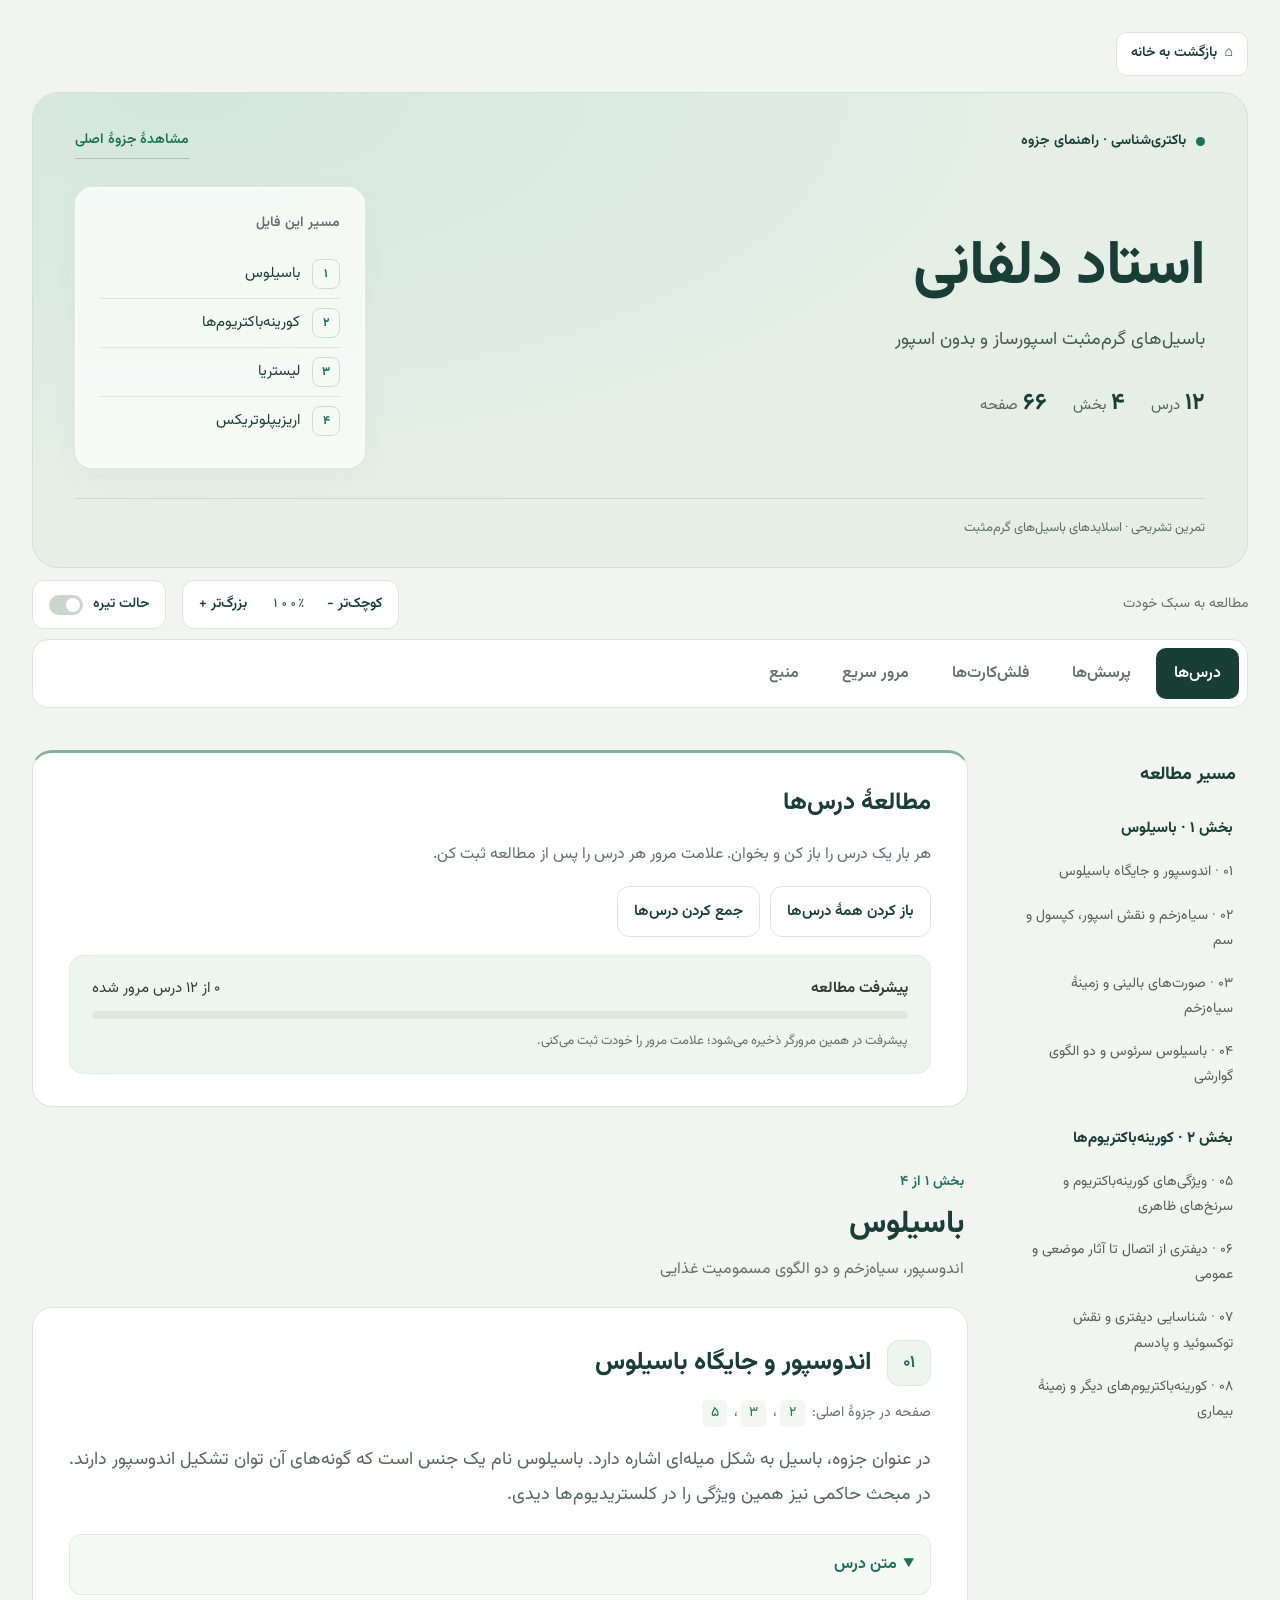
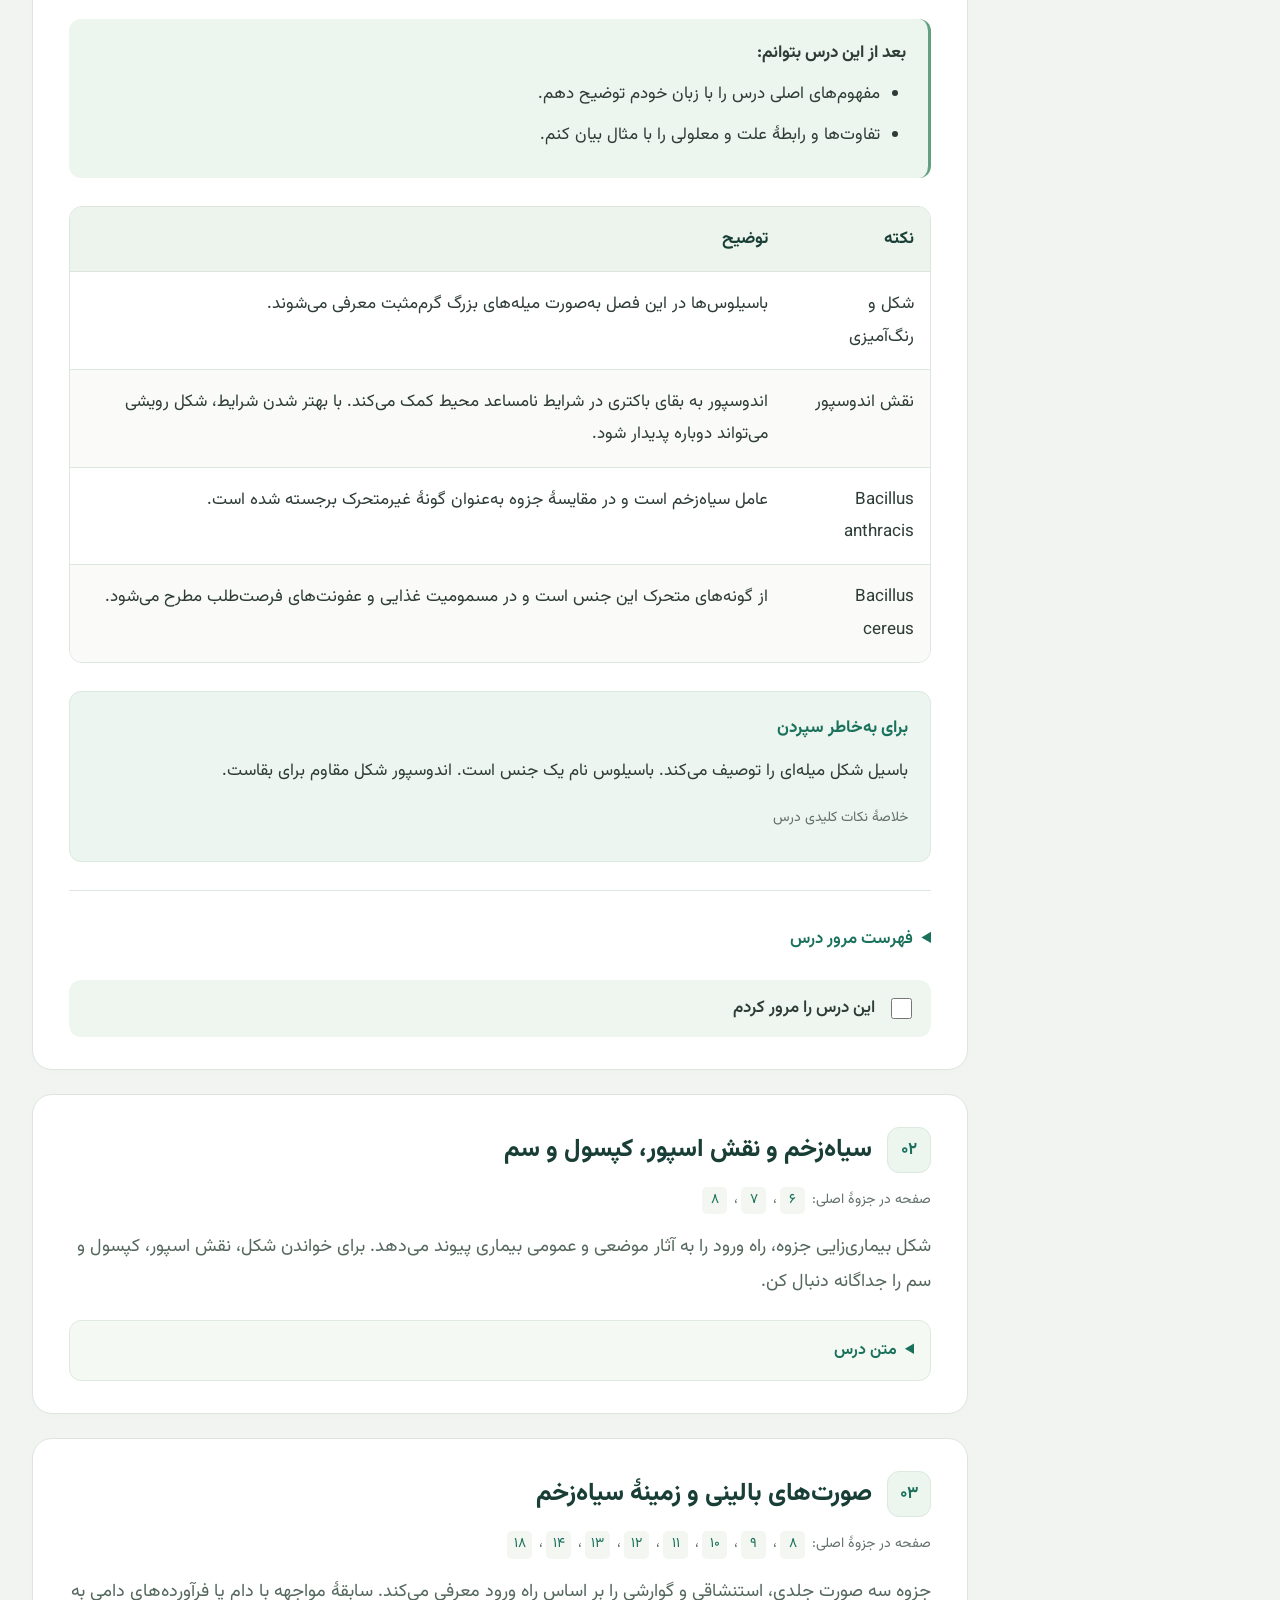
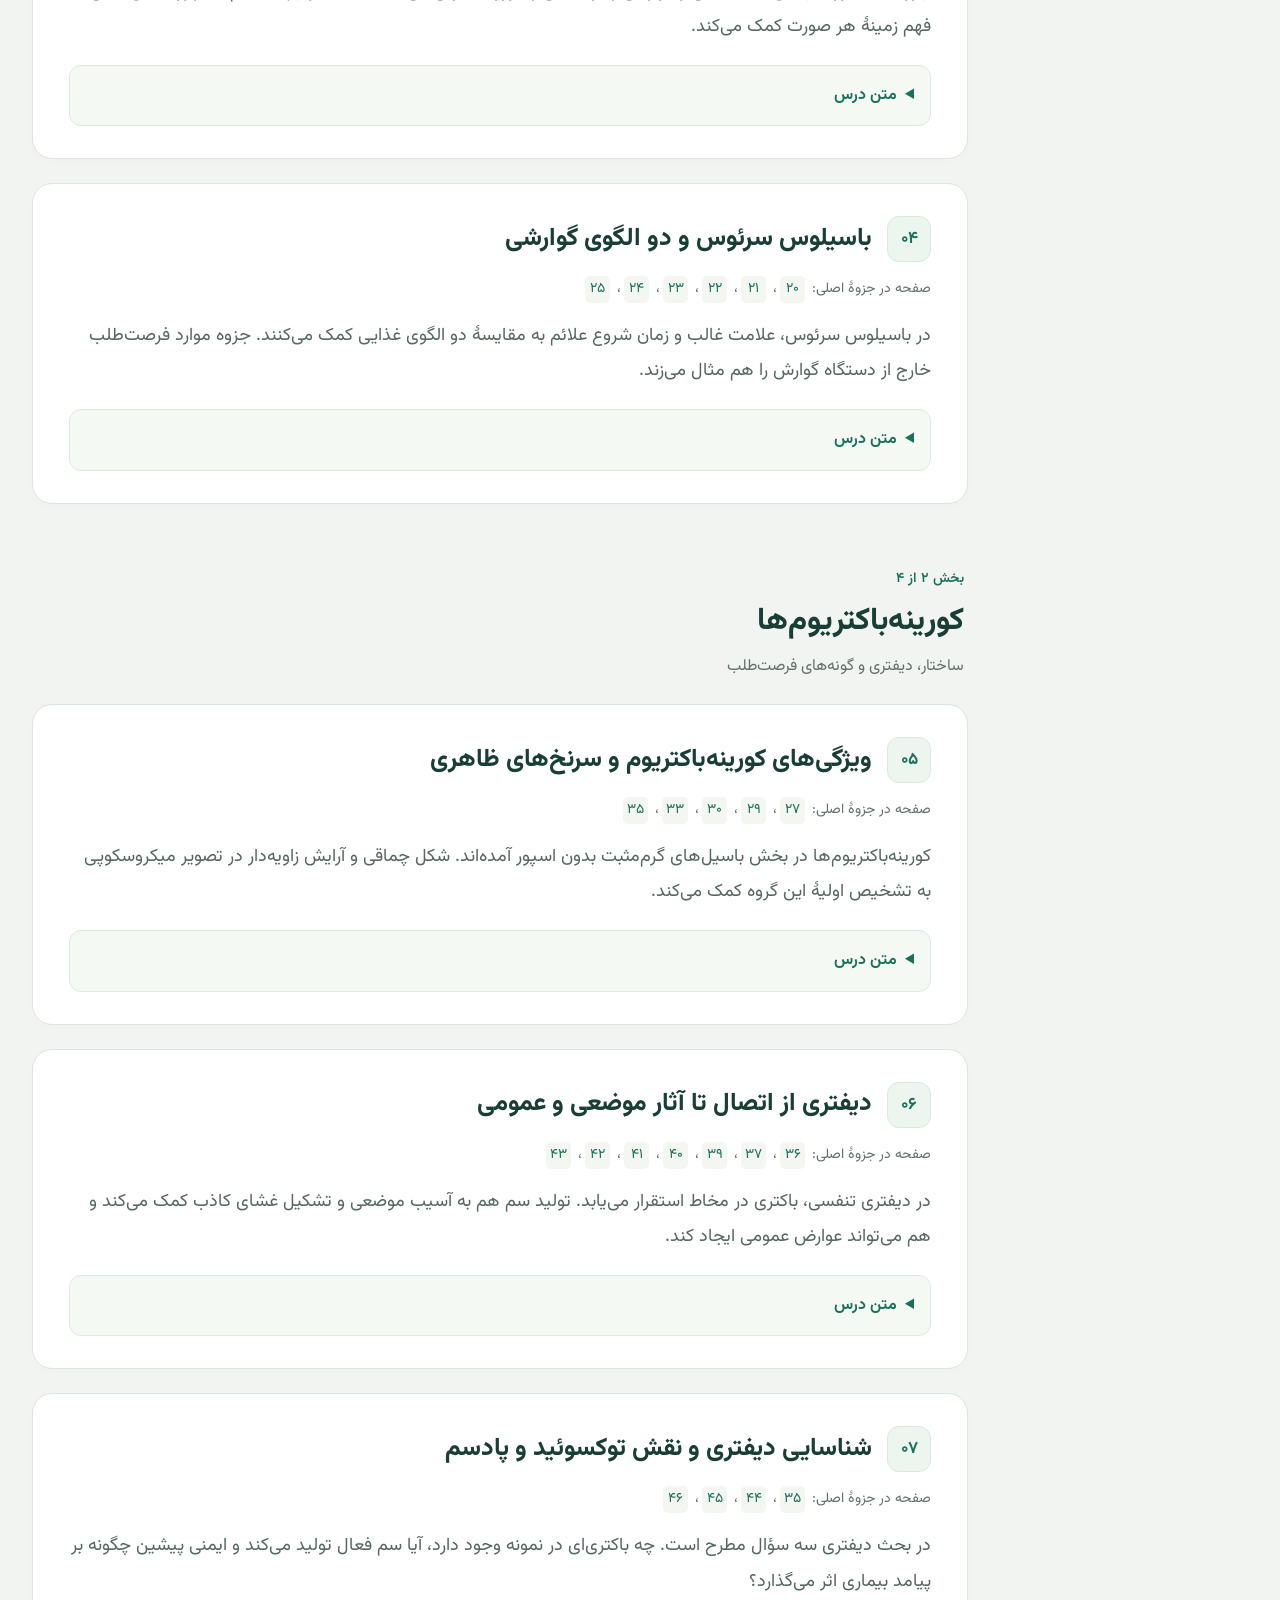
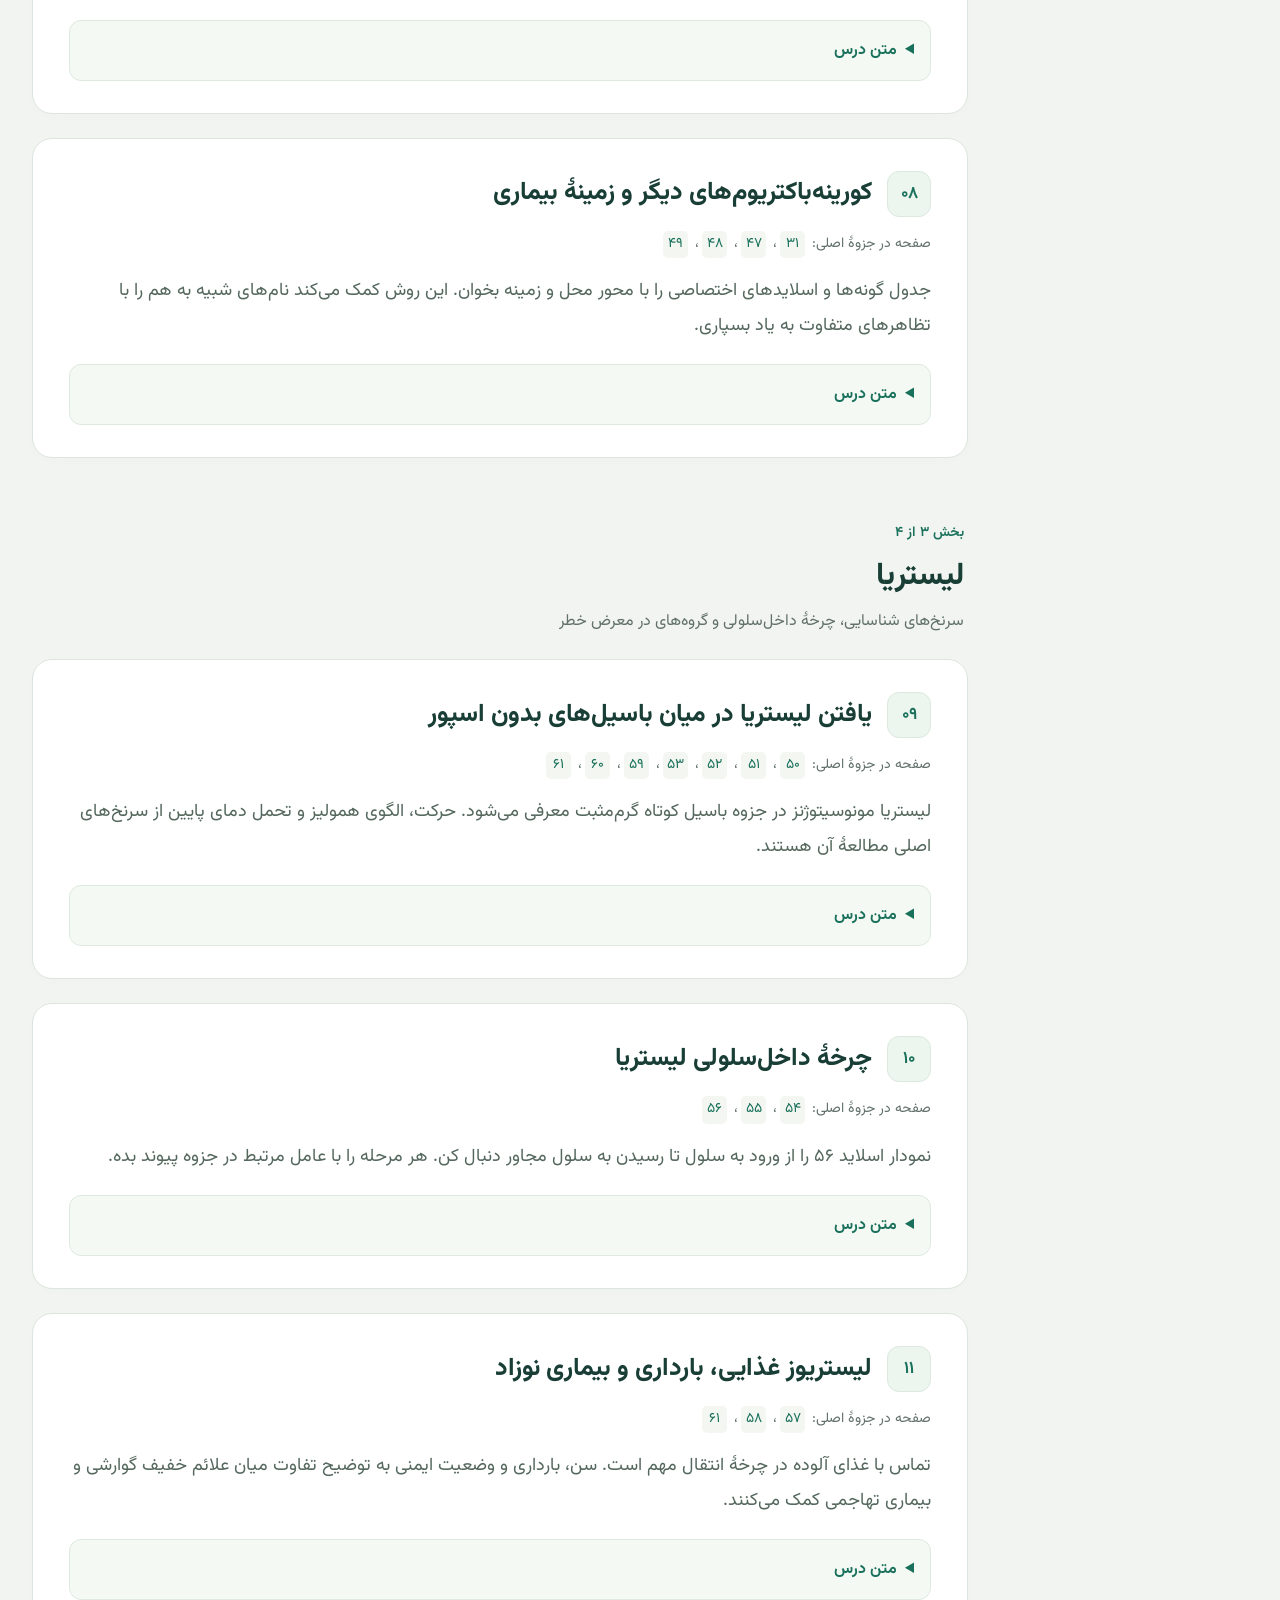
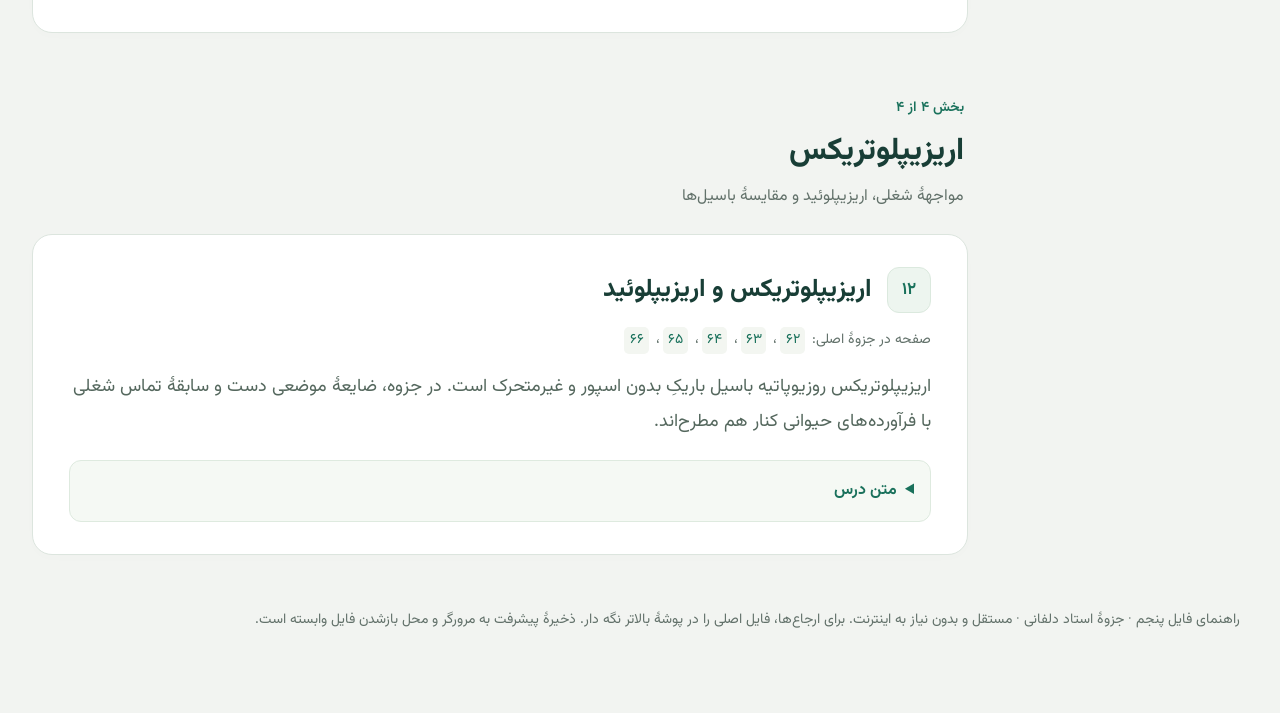
<file: study-guides/استاد دلفانی.html>
<!doctype html><html lang="fa" dir="rtl"><head><meta charset="utf-8"><meta name="viewport" content="width=device-width,initial-scale=1"><title>استاد دلفانی · راهنمای مطالعهٔ باکتری‌شناسی</title><style>@font-face{font-family:Vazirmatn;src:url([data-uri]) format("woff2");font-weight:100 900;font-display:swap;}
:root{--bg:#f2f4f1;--paper:#fff;--ink:#183e36;--text:#2e3c37;--muted:#62716a;--line:#dce5de;--green:#19715b;--soft:#edf5ef;--amber:#82531c;--amberbg:#fff8e9;--radius:20px;color-scheme:light}
*{box-sizing:border-box}html{scroll-behavior:smooth;scroll-padding-top:28px}body{margin:0;background:var(--bg);color:var(--text);font-family:Vazirmatn,Tahoma,Arial,sans-serif;font-size:calc(18px * var(--text-scale,1));line-height:1.95;-webkit-text-size-adjust:100%}a{color:var(--green);text-underline-offset:5px}a:hover{color:#104e3e}button,input,summary{font:inherit}button,a,summary,input{touch-action:manipulation}button{cursor:pointer}button:focus-visible,a:focus-visible,summary:focus-visible,input:focus-visible{outline:3px solid #bc8e47;outline-offset:4px}button{background:#fff;color:var(--ink);border:1px solid var(--line);padding:10px 16px;border-radius:12px;min-height:46px;font-size:calc(15px * var(--text-scale,1));font-weight:600}button.primary{background:var(--green);border-color:var(--green);color:#fff}button:hover{background:var(--soft)}button.primary:hover{background:#125640}bdi[lang=en]{font-family:Vazirmatn,Arial,sans-serif;unicode-bidi:isolate;overflow-wrap:anywhere}p{margin:.6em 0 1em}h1,h2,h3,h4{color:var(--ink);line-height:1.55;font-weight:750}h1{font-size:calc(clamp(38px,4.8vw,62px) * var(--text-scale,1))}h2{font-size:calc(29px * var(--text-scale,1));margin:0 0 16px}h3{font-size:calc(25px * var(--text-scale,1));margin:0}h4{font-size:calc(21px * var(--text-scale,1));margin:30px 0 12px}ul,ol{padding-inline-start:26px}li{margin:8px 0}strong{font-weight:700}input[type=checkbox]{width:21px;height:21px;accent-color:var(--green);flex-shrink:0}
.site{max-width:1320px;margin:auto;padding:32px 32px 80px}.hero{background:#e6efe6;border:1px solid #d3e0d4;padding:30px 42px 26px;border-radius:26px;position:relative;overflow:hidden}.hero:before{content:'';position:absolute;inset:0;background:radial-gradient(ellipse at 12% 0%,#d3e7dd 0,transparent 65%);pointer-events:none}.hero>*{position:relative}.hero-top{display:flex;justify-content:space-between;align-items:center;gap:16px}.hero .eyebrow{display:inline-flex;align-items:center;gap:10px;font-size:calc(14px * var(--text-scale,1));font-weight:650;color:var(--ink)}.hero .eyebrow:before{content:'';width:9px;height:9px;border-radius:50%;background:var(--green)}.source-link{font-size:calc(14px * var(--text-scale,1));font-weight:600;text-decoration:none;border-bottom:1px solid #abc4b5;padding:4px 0}.hero-grid{display:grid;grid-template-columns:minmax(0,1fr) 290px;align-items:center;gap:54px;padding:28px 0 30px}.hero .course-name{font-size:calc(16px * var(--text-scale,1));color:#4f7160;margin:0 0 6px}.hero h1{margin:0 0 14px;line-height:1.3;letter-spacing:-1.2px}.hero h1 span{color:var(--green)}.hero .sub{font-size:calc(18px * var(--text-scale,1));max-width:600px;line-height:1.9;margin:0;color:#405c4c}.hero-stats{display:flex;gap:26px;margin-top:24px;font-size:calc(15px * var(--text-scale,1));color:#4e6859}.hero-stats strong{font-size:calc(23px * var(--text-scale,1));color:var(--ink);margin-inline-end:5px}.hero-route{padding:22px 24px;background:rgba(255,255,255,.7);border:1px solid rgba(255,255,255,.95);border-radius:18px;box-shadow:0 8px 30px #183e3607}.hero-route>p{font-size:calc(14px * var(--text-scale,1));color:var(--muted);margin:0 0 12px;font-weight:600}.hero-route ol{list-style:none;padding:0;margin:0}.hero-route li{margin:0}.hero-route a{display:flex;align-items:center;gap:12px;font-size:calc(15px * var(--text-scale,1));text-decoration:none;padding:9px 0;color:var(--ink)}.hero-route li+li{border-top:1px solid #dce6dd}.hero-route a:hover{color:var(--green)}.hero-route span{font-size:calc(12px * var(--text-scale,1));font-weight:700;color:var(--green);border:1px solid #cbdfd1;background:#f5faf6;border-radius:8px;min-width:28px;text-align:center;line-height:28px}.hero-bottom{display:flex;justify-content:space-between;align-items:center;gap:16px;border-top:1px solid #c9dbcc;padding-top:17px}.hero-bottom strong{font-size:calc(16px * var(--text-scale,1));font-weight:600}.hero-bottom .source{font-size:calc(13px * var(--text-scale,1));color:#597261;margin:0}
.layout{display:grid;grid-template-columns:250px minmax(0,1fr);gap:30px;align-items:start;margin-top:32px}.sidebar{position:sticky;top:24px;max-height:calc(100vh - 48px);overflow-y:auto;padding:12px 0 12px 14px;scrollbar-width:thin;scrollbar-color:#c2d2c6 transparent}.sidebar h2{font-size:calc(18px * var(--text-scale,1));padding:0 12px;margin-bottom:16px}.sidebar ol{list-style:none;padding:0;margin:0}.sidebar li{margin:0}.sidebar a{display:block;text-decoration:none;padding:9px 12px;border-radius:10px;font-size:calc(14px * var(--text-scale,1));line-height:1.8;color:#526158;border-right:3px solid transparent}.sidebar a:hover{background:#e8eee7;color:var(--green)}.sidebar a.active{background:#e2eee4;color:#155b46;border-right-color:var(--green);font-weight:650}.sidebar a bdi{font-size:calc(12px * var(--text-scale,1));opacity:.65;margin-inline-end:4px}.sidebar .part-link{font-weight:750;font-size:calc(15px * var(--text-scale,1));color:var(--ink);margin-top:16px}.sidebar .minor{border-top:1px solid var(--line);margin-top:22px;padding-top:14px}.main{min-width:0}.intro,.lesson,.reference-section{background:var(--paper);border:1px solid var(--line);border-radius:var(--radius);padding:32px 36px;margin-bottom:24px;box-shadow:0 3px 12px #1b3b3003}.intro{border-top:3px solid #83b09a}.intro h2{font-size:calc(24px * var(--text-scale,1))}.intro .method{font-size:calc(18px * var(--text-scale,1));margin-bottom:18px}.toolbar{display:flex;flex-wrap:wrap;gap:10px;align-items:center;border-top:1px solid var(--line);padding-top:20px;margin-top:24px}.print-choice{display:flex;align-items:center;gap:9px;font-size:calc(14px * var(--text-scale,1));min-height:46px}.progress-box{margin:24px 0 0;padding:18px 22px;background:var(--soft);border:1px solid #e0ece1;border-radius:14px}.progress-line{display:flex;justify-content:space-between;gap:8px;font-size:calc(15px * var(--text-scale,1));flex-wrap:wrap;margin-bottom:8px}.progress-box progress{width:100%;height:8px;accent-color:var(--green);border:0;border-radius:9px;overflow:hidden;display:block;background:#dce8dc}.progress-box progress::-webkit-progress-bar{background:#dce8dc}.progress-box progress::-webkit-progress-value{background:var(--green);border-radius:9px}.storage{font-size:calc(13px * var(--text-scale,1));color:var(--muted);margin:10px 0 0}.part-heading{padding:28px 4px 16px;margin-top:34px}.part-heading .overline{color:var(--green);font-size:calc(14px * var(--text-scale,1));margin:0;font-weight:600}.part-heading h2{font-size:calc(31px * var(--text-scale,1));margin:5px 0}.part-heading p{font-size:calc(16px * var(--text-scale,1));color:var(--muted);margin:0 0 6px}.lesson-top{display:flex;align-items:center;gap:15px}.lesson-num{background:var(--soft);color:var(--green);border:1px solid #dbe9de;border-radius:12px;min-width:44px;line-height:44px;text-align:center;font-weight:650;font-size:calc(17px * var(--text-scale,1))}.refs{display:block;color:var(--muted);font-size:calc(14px * var(--text-scale,1));line-height:1.8;margin:14px 0}.refs a{display:inline-block;margin:0 3px;min-width:25px;padding:1px 4px;text-align:center;background:#f3f6f1;border-radius:5px;text-decoration:none}.overview{font-size:calc(18px * var(--text-scale,1));color:#55685e;margin:16px 0 20px}.lesson-body>summary{color:var(--green);font-size:calc(16px * var(--text-scale,1));font-weight:650;cursor:pointer;padding:14px 16px;border:1px solid #deeadf;background:#f5f9f4;border-radius:12px;list-style-position:inside}.lesson-body[open]>summary{margin-bottom:24px}.goals{border-right:3px solid #61a17f;padding:18px 22px;background:var(--soft);border-radius:12px;margin:0 0 28px;font-size:calc(17px * var(--text-scale,1))}.goals p{margin:0}.goals ul{margin:8px 0 0}.table-wrap{overflow-x:auto;margin:24px 0;border:1px solid var(--line);border-radius:13px;overscroll-behavior-x:contain}table{width:100%;border-collapse:collapse;font-size:calc(17px * var(--text-scale,1));line-height:1.9}th,td{padding:16px;text-align:right;vertical-align:top;border-bottom:1px solid var(--line);overflow-wrap:anywhere}th{background:#edf4ed;font-weight:700;color:var(--ink)}tr:last-child td{border-bottom:0}tbody tr:nth-child(even){background:#fafbf8}.steps{counter-reset:step;list-style:none;padding:0;margin:24px 0}.steps li{counter-increment:step;display:flex;gap:16px;padding:12px 0}.steps li:before{content:counter(step);display:block;flex:0 0 32px;text-align:center;border-radius:10px;height:32px;line-height:32px;margin-top:3px;background:var(--soft);color:var(--green);font-size:calc(15px * var(--text-scale,1));font-weight:650}.memory{padding:20px 22px;margin:28px 0;background:#edf5f0;border:1px solid #daeade;border-radius:12px;font-size:calc(17px * var(--text-scale,1))}.memory strong{color:var(--green)}.question{padding:24px 0;border-top:1px solid var(--line)}.q-kind{display:inline-block;color:var(--muted);font-size:calc(13px * var(--text-scale,1));line-height:1.7;background:#f2f5ef;border-radius:6px;padding:3px 9px}.q-prompt{font-weight:650;font-size:calc(19px * var(--text-scale,1));line-height:1.9;margin:10px 0 14px}.answer>summary{display:list-item;list-style-position:inside;color:var(--green);font-size:calc(16px * var(--text-scale,1));cursor:pointer;padding:10px 0;min-height:44px;font-weight:550}.answer-body{font-size:calc(18px * var(--text-scale,1));border-right:3px solid #7eaa8f;padding:18px 22px;margin:12px 0;background:#f1f7f1;border-radius:12px}.answer-body ul{margin:8px 0}.checklist{border-top:1px solid var(--line);padding-top:24px;margin-top:20px;font-size:calc(17px * var(--text-scale,1))}.checklist label{display:flex;align-items:center;gap:12px;min-height:50px;font-weight:600;cursor:pointer;padding:12px 16px;background:#eff6ef;border-radius:12px;margin-top:16px}.checklist ul{color:var(--muted);margin:12px 0}.explanation{border:1px solid var(--line);border-radius:12px;margin:24px 0;padding:0 20px}.explanation>summary{cursor:pointer;color:var(--green);padding:16px 0;font-size:calc(17px * var(--text-scale,1))}.explanation>div{font-size:calc(18px * var(--text-scale,1));padding:0 0 16px}.curve{margin:24px 0;color:var(--ink);direction:ltr}.curve svg{width:100%;height:auto;display:block}.caption{display:block;font-size:calc(14px * var(--text-scale,1));color:var(--muted);direction:rtl;margin:8px 0}.section-lead{color:var(--muted);font-size:calc(16px * var(--text-scale,1));line-height:1.95}.reference-section{margin-top:36px}.footnote{color:var(--muted);font-size:calc(14px * var(--text-scale,1));line-height:1.9;margin-top:28px;padding:0 8px}.back{font-size:calc(15px * var(--text-scale,1));display:inline-block;margin-top:20px}.nojs{background:var(--amberbg);padding:18px}.done .lesson-num{background:var(--green);color:#fff}.done .lesson-top:after{content:'✓';color:var(--green);font-size:calc(22px * var(--text-scale,1))}.mobile-contents{display:none}.mini-source{font-size:calc(14px * var(--text-scale,1));color:var(--muted)}.screen-reader{position:absolute;width:1px;height:1px;padding:0;margin:-1px;overflow:hidden;clip:rect(0,0,0,0);white-space:nowrap;border:0}
@media(max-width:1100px){.hero-grid{gap:30px;grid-template-columns:minmax(0,1fr) 250px}.hero{padding:26px 30px}.layout{grid-template-columns:220px minmax(0,1fr);gap:24px}.intro,.lesson,.reference-section{padding:28px}.site{padding:24px}h3{font-size:calc(24px * var(--text-scale,1))}}
@media(max-width:980px){.layout{display:block;margin-top:24px}.sidebar{display:none}.main{max-width:820px;margin:auto}.mobile-contents{display:block;margin:24px 0;background:var(--paper);border:1px solid var(--line);border-radius:14px;padding:14px 22px}.mobile-contents summary{cursor:pointer;font-weight:650;min-height:44px;padding:7px 0;font-size:calc(17px * var(--text-scale,1))}.mobile-contents ol{padding-inline-start:26px;font-size:calc(16px * var(--text-scale,1))}.mobile-contents a{display:inline-block;padding:6px 0;text-decoration:none}.mobile-contents .part-link{font-weight:700}.mobile-contents .minor{border-top:1px solid var(--line);padding-top:12px}.mobile-contents .minor a{display:block}.hero-bottom{align-items:start;flex-direction:column;gap:6px}.hero-grid{grid-template-columns:minmax(0,1fr) 240px;gap:24px}.hero h1{font-size:calc(44px * var(--text-scale,1))}.hero .sub{font-size:calc(17px * var(--text-scale,1))}}
@media(max-width:620px){.site{padding:14px 14px 44px}.hero{padding:22px;border-radius:20px}.hero-top{gap:12px;align-items:start}.hero .eyebrow,.source-link{font-size:calc(12px * var(--text-scale,1))}.hero-grid{display:block;padding:26px 0 24px}.hero h1{font-size:calc(42px * var(--text-scale,1));letter-spacing:-.7px}.hero .course-name{font-size:calc(15px * var(--text-scale,1))}.hero .sub{font-size:calc(17px * var(--text-scale,1))}.hero-stats{gap:24px;margin-top:20px;font-size:calc(14px * var(--text-scale,1))}.hero-stats strong{font-size:calc(22px * var(--text-scale,1))}.hero-route{margin-top:25px;padding:15px 18px;box-shadow:none}.hero-route>p{margin-bottom:5px}.hero-route ol{display:grid;grid-template-columns:1fr 1fr;gap:0 16px}.hero-route li+li{border:0}.hero-route a{font-size:calc(13px * var(--text-scale,1));line-height:1.7;gap:8px;padding:8px 0}.hero-route span{min-width:24px;line-height:24px;flex-shrink:0}.hero-bottom strong{font-size:calc(15px * var(--text-scale,1))}.hero-bottom .source{font-size:calc(12px * var(--text-scale,1))}.intro,.lesson,.reference-section{padding:22px 20px;border-radius:16px}body{font-size:calc(18px * var(--text-scale,1))}h2{font-size:calc(26px * var(--text-scale,1))}h3{font-size:calc(23px * var(--text-scale,1))}h4{font-size:calc(20px * var(--text-scale,1))}.lesson-top{gap:12px;align-items:start}.lesson-num{min-width:36px;line-height:36px;font-size:calc(15px * var(--text-scale,1));border-radius:10px;margin-top:2px}.overview,.intro .method{font-size:calc(17px * var(--text-scale,1))}.refs{font-size:calc(13px * var(--text-scale,1))}.goals{font-size:calc(16px * var(--text-scale,1));padding:16px 18px}.part-heading h2{font-size:calc(29px * var(--text-scale,1))}.toolbar button{font-size:calc(14px * var(--text-scale,1));padding:10px 12px;flex:1 1 auto}.print-choice{font-size:calc(14px * var(--text-scale,1))}.table-wrap{border-radius:10px}table{font-size:calc(16px * var(--text-scale,1))}th,td{padding:13px 12px}.table-wrap:has(th:nth-child(3)) table{min-width:590px}.table-wrap:has(th:nth-child(3)):before{content:'برای دیدن ستون‌های دیگر، جدول را افقی جابه‌جا کن.';display:block;padding:8px 12px;font-size:calc(12px * var(--text-scale,1));color:var(--muted);border-bottom:1px solid var(--line)}.memory{padding:18px;font-size:calc(16px * var(--text-scale,1))}.answer-body{padding:16px 18px;font-size:calc(17px * var(--text-scale,1))}.q-prompt{font-size:calc(18px * var(--text-scale,1))}.section-lead{font-size:calc(16px * var(--text-scale,1))}.progress-box{padding:16px}.progress-line{font-size:calc(14px * var(--text-scale,1))}.storage{font-size:calc(13px * var(--text-scale,1))}.lesson-body>summary{font-size:calc(15px * var(--text-scale,1));padding:13px 12px}.checklist{font-size:calc(16px * var(--text-scale,1))}.caption,.mini-source{font-size:calc(13px * var(--text-scale,1))}.mobile-contents{padding:12px 18px}.footnote{font-size:calc(13px * var(--text-scale,1))}}
@media(prefers-reduced-motion:reduce){html{scroll-behavior:auto}}
@media print{@page{size:A4;margin:16mm}html{scroll-behavior:auto}body{background:white;color:#111;font-size:11pt;line-height:1.8}.site{max-width:none;padding:0}.hero{background:none!important;color:#111;padding:0 0 15px;border:0;border-radius:0;border-bottom:2px solid #333}.hero:before,.hero-route,.hero-top,.hero-stats,.sidebar,.mobile-contents,.toolbar,.progress-box,.back,.footnote,.checklist label,.storage,.no-print{display:none!important}.hero-grid{display:block;padding:0}.hero h1{color:#111;font-size:25pt;letter-spacing:0}.hero h1 br{display:none}.hero h1 span{color:#111}.hero .sub,.hero .course-name,.hero .source{color:#333}.hero .sub{font-size:11pt}.hero-bottom{border:0;padding:8px 0}.hero-bottom strong{display:none}.layout{display:block;margin:20px 0}.main{max-width:none}.intro,.lesson,.reference-section{border:0;border-radius:0;padding:0;margin:0 0 24px;box-shadow:none}.part-heading{break-before:page;margin-top:0;padding-top:0}.part-heading h2{font-size:20pt}.lesson-top{break-after:avoid}h2,h3,h4,summary{break-after:avoid}.lesson{break-inside:auto}.lesson-body>summary{display:none}.goals,.memory,.answer-body{background:none!important;border:1px solid #bbb;border-radius:0;padding:10px;font-size:11pt}.overview,.intro .method,.section-lead,.checklist,.explanation>div{font-size:11pt}.question{break-inside:avoid}.q-prompt{font-size:12pt}.answer{display:none}.print-answers .answer{display:block}.answer>summary{display:none}.explanation>summary{font-weight:bold}.refs{font-size:9pt}.refs a{background:none}.table-wrap{overflow:visible;border:0;border-radius:0}.table-wrap:before{display:none!important}.table-wrap table{min-width:0!important;font-size:10pt}th,td{padding:7px;border:1px solid #aaa}tr{break-inside:avoid}thead{display:table-header-group}a{color:#111;text-decoration:none}.caption,.q-kind{font-size:9pt;background:none}.checklist ul{color:#333}.curve{max-width:450px}.lesson-num{background:none;color:#111;border:1px solid #777}.done .lesson-num{color:#111;background:none}.done .lesson-top:after{display:none}}

.reader-bar,.study-tabs{display:none}.js .reader-bar{display:flex;justify-content:space-between;align-items:center;gap:16px;margin:24px 0 16px}.reader-caption{font-size:calc(14px * var(--text-scale,1));color:var(--muted)}.reader-controls{display:flex;align-items:center;gap:16px;flex-wrap:wrap}.size-control{display:flex;align-items:center;gap:6px;background:var(--paper);border:1px solid var(--line);border-radius:12px;padding:4px}.size-control button{padding:6px 12px;min-height:38px;border:0;background:transparent;font-size:calc(14px * var(--text-scale,1))}.size-control output{font-size:calc(13px * var(--text-scale,1));min-width:44px;text-align:center;font-variant-numeric:tabular-nums}.theme-switch{display:flex;align-items:center;gap:10px;font-size:calc(14px * var(--text-scale,1));font-weight:550;min-height:46px}.switch-track{width:34px;height:20px;border-radius:30px;background:#cad6cd;position:relative;display:inline-block}.switch-track:after{content:'';position:absolute;top:3px;right:3px;width:14px;height:14px;background:white;border-radius:50%;transition:transform .15s}.theme-switch[aria-checked=true] .switch-track{background:var(--green)}.theme-switch[aria-checked=true] .switch-track:after{transform:translateX(-14px)}button:disabled{opacity:.4;cursor:default}.js .study-tabs{display:flex;gap:7px;overflow-x:auto;padding:8px;background:var(--paper);border:1px solid var(--line);border-radius:16px;scrollbar-width:thin;scroll-margin-top:18px}.study-tabs button{white-space:nowrap;border:0;background:transparent;border-radius:10px;font-size:calc(16px * var(--text-scale,1));padding:10px 18px;color:var(--muted);font-weight:600}.study-tabs button[aria-selected=true]{background:var(--ink);color:var(--paper)}.study-tabs button:hover:not([aria-selected=true]){background:var(--soft);color:var(--ink)}.tab-panel[hidden],.flashcard[hidden]{display:none}.panel-content{max-width:880px;margin:28px auto 0}.panel-content>.reference-section:first-child{margin-top:0}.recall-group{margin:32px 0 12px;padding-top:20px;border-top:1px solid var(--line)}.recall-group h3{font-size:calc(22px * var(--text-scale,1))}.flash-toolbar{display:flex;justify-content:space-between;align-items:center;gap:18px;flex-wrap:wrap;margin:24px 0}.flash-toolbar label{display:flex;align-items:center;gap:12px;font-size:calc(15px * var(--text-scale,1))}.flash-toolbar select{font:inherit;font-size:calc(15px * var(--text-scale,1));background:var(--paper);color:var(--text);border:1px solid var(--line);border-radius:10px;padding:10px;max-width:100%;min-height:44px}.flash-position{font-size:calc(14px * var(--text-scale,1));color:var(--muted)}.flashcard{padding:28px;background:var(--soft);border:1px solid var(--line);border-radius:18px;margin:20px 0}.flashcard .flash-label{font-size:calc(14px * var(--text-scale,1));color:var(--muted)}.flashcard h3{font-size:calc(23px * var(--text-scale,1));line-height:1.9;margin:18px 0 24px}.flash-answer>summary{cursor:pointer;color:var(--green);font-weight:600;font-size:calc(17px * var(--text-scale,1));padding:12px 0;list-style-position:inside}.flash-answer .answer-body{background:var(--paper)}.flash-navigation{display:flex;justify-content:space-between;gap:16px}.flash-navigation button{min-width:110px}.flash-toolbar,.flash-navigation{display:none}.js .flash-toolbar,.js .flash-navigation{display:flex}
html{scroll-padding-top:var(--reader-offset,28px)}.js .reader-dock{position:sticky;top:0;z-index:10;background:var(--bg);padding:12px 0 10px}.js .reader-dock .reader-bar{margin:0 0 10px}.reader-dock .study-tabs{scroll-margin-top:0}.sidebar{top:var(--reader-offset,24px);max-height:calc(100vh - var(--reader-offset,24px) - 24px)}
.lesson-intro h2{font-size:calc(24px * var(--text-scale,1))}.lesson-intro .toolbar{border-top:0;margin-top:12px;padding-top:0}.lesson-intro .progress-box{margin-top:18px}.lesson-checklist>summary,.study-instructions>summary{cursor:pointer;color:var(--green);font-weight:600;padding:8px 0}.lesson-checklist ul{margin-bottom:16px}.recall-group{margin:14px 0;padding:0;border:1px solid var(--line);border-radius:12px;overflow:hidden}.recall-group>summary{cursor:pointer;padding:16px 20px;font-size:calc(17px * var(--text-scale,1));font-weight:600;color:var(--ink);background:var(--soft);list-style-position:inside}.recall-group>summary span{display:block;font-size:calc(13px * var(--text-scale,1));color:var(--muted);font-weight:400;margin-top:4px}.recall-content{padding:8px 22px 12px}.steps li:before{content:counter(step,persian)}.mobile-contents ol{list-style-type:persian}
@media(max-width:620px){.recall-group>summary{font-size:calc(16px * var(--text-scale,1));padding:14px 16px}.recall-content{padding:8px 16px}.lesson-intro h2{font-size:calc(23px * var(--text-scale,1))}}
@media print{.recall-group{border:0;border-radius:0;margin:20px 0}.recall-group>summary{background:none;font-size:12pt;padding:0}.recall-content{padding:0}.lesson-checklist>summary{font-weight:bold}}
@media print{.reader-dock{display:none!important}html{scroll-padding-top:0}}
[data-theme=dark]{color-scheme:dark;--bg:#111c17;--paper:#1b2922;--ink:#d8ece0;--text:#d1e1d6;--muted:#a6bdb0;--line:#354c3e;--green:#8bceac;--soft:#273e30;--amber:#f2c889;--amberbg:#3a2f1d}
[data-theme=dark] .memory{background:var(--soft)}[data-theme=dark] .curve path:nth-of-type(2){stroke:var(--green)}.curve svg text{font-size:calc(16px * var(--text-scale,1))}
[data-theme=dark] .hero{background:#243b2c;border-color:#3f5c48}[data-theme=dark] .hero:before{background:radial-gradient(ellipse at 12% 0%,#304d3b 0,transparent 65%)}[data-theme=dark] .hero .course-name,[data-theme=dark] .hero .sub,[data-theme=dark] .hero-stats,[data-theme=dark] .hero-bottom .source{color:#b6d2bf}[data-theme=dark] .source-link,[data-theme=dark] .hero-bottom{border-color:#486350}[data-theme=dark] .hero-route{background:#1c3024;border-color:#3e5948;box-shadow:none}[data-theme=dark] .hero-route li+li{border-color:#354b3c}[data-theme=dark] .hero-route span{background:#2b4433;border-color:#45694f}[data-theme=dark] .sidebar a{color:var(--muted)}[data-theme=dark] .sidebar .part-link{color:var(--ink)}[data-theme=dark] .sidebar a.active,[data-theme=dark] .sidebar a:hover{background:var(--soft);color:var(--green)}[data-theme=dark] button{background:var(--paper)}[data-theme=dark] button:hover{background:var(--soft)}[data-theme=dark] button.primary{background:#82c6a1;color:#142b1c;border-color:#82c6a1}[data-theme=dark] .intro{border-top-color:#609572}[data-theme=dark] .overview{color:var(--muted)}[data-theme=dark] .progress-box,[data-theme=dark] .lesson-num,[data-theme=dark] .lesson-body>summary,[data-theme=dark] .memory{border-color:var(--line)}[data-theme=dark] .lesson-body>summary,[data-theme=dark] .refs a,[data-theme=dark] .q-kind,[data-theme=dark] .checklist label,[data-theme=dark] .answer-body{background:var(--soft)}[data-theme=dark] .progress-box progress,[data-theme=dark] .progress-box progress::-webkit-progress-bar{background:#15261b}[data-theme=dark] th{background:#294331}[data-theme=dark] tbody tr:nth-child(even){background:#203126}[data-theme=dark] .done .lesson-num{background:var(--green);color:#10281a}[data-theme=dark] .flash-answer .answer-body{background:var(--paper)}
@media(max-width:620px){.js .reader-bar{align-items:start;flex-direction:column;gap:10px}.reader-caption{display:none}.reader-controls{width:100%;justify-content:space-between;gap:8px}.size-control button{font-size:calc(13px * var(--text-scale,1));padding:6px 8px}.theme-switch{font-size:calc(13px * var(--text-scale,1));padding:8px 12px}.study-tabs{margin-bottom:20px}.study-tabs button{font-size:calc(15px * var(--text-scale,1));padding:9px 13px}.panel-content{margin-top:22px}.flash-toolbar{align-items:start;flex-direction:column}.flash-toolbar label{flex-direction:column;align-items:start;width:100%;gap:6px}.flash-toolbar select{width:100%}.flashcard{padding:20px}.flashcard h3{font-size:calc(21px * var(--text-scale,1))}}
@media print{.reader-bar,.study-tabs,.flash-toolbar,.flash-navigation{display:none!important}.tab-panel[hidden]{display:block!important}#panel-flashcards{display:none!important}.panel-content{max-width:none;margin:0}.hero:before{display:none!important}[data-theme=dark]{--bg:white;--paper:white;--ink:#111;--text:#111;--muted:#333;--line:#aaa;--green:#111;--soft:white;--amber:#111;--amberbg:white;color-scheme:light}[data-theme=dark] .hero,[data-theme=dark] th,[data-theme=dark] tbody tr:nth-child(even),[data-theme=dark] .refs a{background:none!important}[data-theme=dark] .hero .course-name,[data-theme=dark] .hero .sub,[data-theme=dark] .hero-bottom .source{color:#333}.flashcard{background:none;border:1px solid #aaa}.flash-answer{display:none}.print-answers .flash-answer{display:block}}

@media print{:root{--text-scale:1!important}}
.home-link{display:inline-flex;align-items:center;justify-content:center;gap:8px;min-height:44px;padding:7px 14px;border:1px solid var(--line);border-radius:10px;background:var(--paper);color:var(--ink);font-size:calc(14px * var(--text-scale,1));font-weight:600;text-decoration:none;white-space:nowrap}.home-link:hover{background:var(--soft,var(--wash));text-decoration:underline}.home-link:focus-visible{outline:3px solid var(--green,var(--accent));outline-offset:3px}.home-nav{display:flex;direction:rtl;justify-content:flex-start;margin:0 0 16px}@media print{.home-link,.home-nav{display:none!important}}
@media(max-width:620px){.table-wrap table{table-layout:auto}.table-wrap th:first-child,.table-wrap td:first-child{min-width:10rem;overflow-wrap:normal;word-break:normal;hyphens:manual}}@media(max-width:620px){.table-wrap table:has(th:nth-child(2):last-child){min-width:520px;table-layout:fixed}.table-wrap table:has(th:nth-child(2):last-child) th:first-child,.table-wrap table:has(th:nth-child(2):last-child) td:first-child{width:38%;min-width:0}.table-wrap table:has(th:nth-child(2):last-child) th:nth-child(2),.table-wrap table:has(th:nth-child(2):last-child) td:nth-child(2){width:62%}}</style><!-- Embedded Vazirmatn font license:
Copyright 2015 The Vazirmatn Project Authors (https://github.com/rastikerdar/vazirmatn)

This Font Software is licensed under the SIL Open Font License, Version 1.1.
This license is copied below, and is also available with a FAQ at:
http://scripts.sil.org/OFL


- -- -- -- -- -- -- -- -- -- -- -- -- -- -- -- -- -- -- -- -- -- -- -- -- -- -- -- -- --
SIL OPEN FONT LICENSE Version 1.1 - 26 February 2007
- -- -- -- -- -- -- -- -- -- -- -- -- -- -- -- -- -- -- -- -- -- -- -- -- -- -- -- -- --

PREAMBLE
The goals of the Open Font License (OFL) are to stimulate worldwide
development of collaborative font projects, to support the font creation
efforts of academic and linguistic communities, and to provide a free and
open framework in which fonts may be shared and improved in partnership
with others.

The OFL allows the licensed fonts to be used, studied, modified and
redistributed freely as long as they are not sold by themselves. The
fonts, including any derivative works, can be bundled, embedded,
redistributed and/or sold with any software provided that any reserved
names are not used by derivative works. The fonts and derivatives,
however, cannot be released under any other type of license. The
requirement for fonts to remain under this license does not apply
to any document created using the fonts or their derivatives.

DEFINITIONS
"Font Software" refers to the set of files released by the Copyright
Holder(s) under this license and clearly marked as such. This may
include source files, build scripts and documentation.

"Reserved Font Name" refers to any names specified as such after the
copyright statement(s).

"Original Version" refers to the collection of Font Software components as
distributed by the Copyright Holder(s).

"Modified Version" refers to any derivative made by adding to, deleting,
or substituting - - in part or in whole - - any of the components of the
Original Version, by changing formats or by porting the Font Software to a
new environment.

"Author" refers to any designer, engineer, programmer, technical
writer or other person who contributed to the Font Software.

PERMISSION & CONDITIONS
Permission is hereby granted, free of charge, to any person obtaining
a copy of the Font Software, to use, study, copy, merge, embed, modify,
redistribute, and sell modified and unmodified copies of the Font
Software, subject to the following conditions:

1) Neither the Font Software nor any of its individual components,
in Original or Modified Versions, may be sold by itself.

2) Original or Modified Versions of the Font Software may be bundled,
redistributed and/or sold with any software, provided that each copy
contains the above copyright notice and this license. These can be
included either as stand-alone text files, human-readable headers or
in the appropriate machine-readable metadata fields within text or
binary files as long as those fields can be easily viewed by the user.

3) No Modified Version of the Font Software may use the Reserved Font
Name(s) unless explicit written permission is granted by the corresponding
Copyright Holder. This restriction only applies to the primary font name as
presented to the users.

4) The name(s) of the Copyright Holder(s) or the Author(s) of the Font
Software shall not be used to promote, endorse or advertise any
Modified Version, except to acknowledge the contribution(s) of the
Copyright Holder(s) and the Author(s) or with their explicit written
permission.

5) The Font Software, modified or unmodified, in part or in whole,
must be distributed entirely under this license, and must not be
distributed under any other license. The requirement for fonts to
remain under this license does not apply to any document created
using the Font Software.

TERMINATION
This license becomes null and void if any of the above conditions are
not met.

DISCLAIMER
THE FONT SOFTWARE IS PROVIDED "AS IS", WITHOUT WARRANTY OF ANY KIND,
EXPRESS OR IMPLIED, INCLUDING BUT NOT LIMITED TO ANY WARRANTIES OF
MERCHANTABILITY, FITNESS FOR A PARTICULAR PURPOSE AND NONINFRINGEMENT
OF COPYRIGHT, PATENT, TRADEMARK, OR OTHER RIGHT. IN NO EVENT SHALL THE
COPYRIGHT HOLDER BE LIABLE FOR ANY CLAIM, DAMAGES OR OTHER LIABILITY,
INCLUDING ANY GENERAL, SPECIAL, INDIRECT, INCIDENTAL, OR CONSEQUENTIAL
DAMAGES, WHETHER IN AN ACTION OF CONTRACT, TORT OR OTHERWISE, ARISING
FROM, OUT OF THE USE OR INABILITY TO USE THE FONT SOFTWARE OR FROM
OTHER DEALINGS IN THE FONT SOFTWARE.

--></head><body><a class="screen-reader" href="#lessons">رفتن به درس‌ها</a><div class="site" id="top"><nav class="home-nav" aria-label="صفحهٔ اصلی"><a class="home-link" href="index.html" aria-label="بازگشت به صفحهٔ اصلی"><span aria-hidden="true">⌂</span> بازگشت به خانه</a></nav><header class="hero"><div class="hero-top"><div class="eyebrow">باکتری‌شناسی · راهنمای جزوه</div><a class="source-link" href="../%D8%AC%D8%B2%D9%88%D9%87%20%D8%AC%D8%A7%D9%85%D8%B9%20%D9%85%D8%A8%D8%AD%D8%AB%20%D8%A7%D8%B3%D8%AA%D8%A7%D8%AF%20%D8%AF%D9%84%D9%81%D8%A7%D9%86%DB%8C.pdf" target="_blank" rel="noopener">مشاهدهٔ جزوهٔ اصلی</a></div><div class="hero-grid"><div class="hero-copy"><h1><strong>استاد دلفانی</strong></h1><p class="sub">باسیل‌های گرم‌مثبت اسپورساز و بدون اسپور</p><div class="hero-stats"><span><strong>۱۲</strong>درس</span><span><strong>۴</strong>بخش</span><span><strong>۶۶</strong>صفحه</span></div></div><nav class="hero-route" aria-label="چهار بخش راهنما"><p>مسیر این فایل</p><ol><li><a href="#part-1"><span>۱</span>باسیلوس</a></li><li><a href="#part-2"><span>۲</span>کورینه‌باکتریوم‌ها</a></li><li><a href="#part-3"><span>۳</span>لیستریا</a></li><li><a href="#part-4"><span>۴</span>اریزیپلوتریکس</a></li></ol></nav></div><div class="hero-bottom"><p class="source">تمرین تشریحی · اسلایدهای باسیل‌های گرم‌مثبت</p></div></header><div class="reader-dock"><div class="reader-bar"><span class="reader-caption">مطالعه به سبک خودت</span><div class="reader-controls"><div class="size-control" role="group" aria-label="اندازهٔ نوشته"><button type="button" id="text-smaller" aria-label="کوچک‌تر کردن نوشته">کوچک‌تر −</button><output id="text-size-value" aria-live="polite" aria-label="اندازهٔ نوشته">۱۰۰٪</output><button type="button" id="text-larger" aria-label="بزرگ‌تر کردن نوشته">بزرگ‌تر +</button></div><button type="button" id="theme-toggle" class="theme-switch" role="switch" aria-checked="false" aria-label="حالت تیره"><span>حالت تیره</span><span class="switch-track" aria-hidden="true"></span></button></div></div><div class="study-tabs" id="study-tabs" role="tablist" aria-label="بخش‌های مطالعه"><button type="button" role="tab" id="tab-lessons" aria-controls="panel-lessons" aria-selected="true" tabindex="0">درس‌ها</button><button type="button" role="tab" id="tab-questions" aria-controls="panel-questions" aria-selected="false" tabindex="-1">پرسش‌ها</button><button type="button" role="tab" id="tab-flashcards" aria-controls="panel-flashcards" aria-selected="false" tabindex="-1">فلش‌کارت‌ها</button><button type="button" role="tab" id="tab-review" aria-controls="panel-review" aria-selected="false" tabindex="-1">مرور سریع</button><button type="button" role="tab" id="tab-source" aria-controls="panel-source" aria-selected="false" tabindex="-1">منبع</button></div></div><section class="tab-panel" role="tabpanel" id="panel-lessons" aria-labelledby="tab-lessons" tabindex="0"><details class="mobile-contents"><summary>فهرست درس‌ها و بخش‌ها</summary><ol><li><a class="part-link" href="#part-1">بخش ۱ · باسیلوس</a></li><li><a href="#lesson-01">۰۱ · اندوسپور و جایگاه باسیلوس</a></li><li><a href="#lesson-02">۰۲ · سیاه‌زخم و نقش اسپور، کپسول و سم</a></li><li><a href="#lesson-03">۰۳ · صورت‌های بالینی و زمینهٔ سیاه‌زخم</a></li><li><a href="#lesson-04">۰۴ · باسیلوس سرئوس و دو الگوی گوارشی</a></li><li><a class="part-link" href="#part-2">بخش ۲ · کورینه‌باکتریوم‌ها</a></li><li><a href="#lesson-05">۰۵ · ویژگی‌های کورینه‌باکتریوم و سرنخ‌های ظاهری</a></li><li><a href="#lesson-06">۰۶ · دیفتری از اتصال تا آثار موضعی و عمومی</a></li><li><a href="#lesson-07">۰۷ · شناسایی دیفتری و نقش توکسوئید و پادسم</a></li><li><a href="#lesson-08">۰۸ · کورینه‌باکتریوم‌های دیگر و زمینهٔ بیماری</a></li><li><a class="part-link" href="#part-3">بخش ۳ · لیستریا</a></li><li><a href="#lesson-09">۰۹ · یافتن لیستریا در میان باسیل‌های بدون اسپور</a></li><li><a href="#lesson-10">۱۰ · چرخهٔ داخل‌سلولی لیستریا</a></li><li><a href="#lesson-11">۱۱ · لیستریوز غذایی، بارداری و بیماری نوزاد</a></li><li><a class="part-link" href="#part-4">بخش ۴ · اریزیپلوتریکس</a></li><li><a href="#lesson-12">۱۲ · اریزیپلوتریکس و اریزیپلوئید</a></li></ol></details><div class="layout"><nav class="sidebar" aria-label="فهرست درس‌ها"><h2>مسیر مطالعه</h2><ol><li><a class="part-link" href="#part-1">بخش ۱ · باسیلوس</a></li><li><a href="#lesson-01">۰۱ · اندوسپور و جایگاه باسیلوس</a></li><li><a href="#lesson-02">۰۲ · سیاه‌زخم و نقش اسپور، کپسول و سم</a></li><li><a href="#lesson-03">۰۳ · صورت‌های بالینی و زمینهٔ سیاه‌زخم</a></li><li><a href="#lesson-04">۰۴ · باسیلوس سرئوس و دو الگوی گوارشی</a></li><li><a class="part-link" href="#part-2">بخش ۲ · کورینه‌باکتریوم‌ها</a></li><li><a href="#lesson-05">۰۵ · ویژگی‌های کورینه‌باکتریوم و سرنخ‌های ظاهری</a></li><li><a href="#lesson-06">۰۶ · دیفتری از اتصال تا آثار موضعی و عمومی</a></li><li><a href="#lesson-07">۰۷ · شناسایی دیفتری و نقش توکسوئید و پادسم</a></li><li><a href="#lesson-08">۰۸ · کورینه‌باکتریوم‌های دیگر و زمینهٔ بیماری</a></li><li><a class="part-link" href="#part-3">بخش ۳ · لیستریا</a></li><li><a href="#lesson-09">۰۹ · یافتن لیستریا در میان باسیل‌های بدون اسپور</a></li><li><a href="#lesson-10">۱۰ · چرخهٔ داخل‌سلولی لیستریا</a></li><li><a href="#lesson-11">۱۱ · لیستریوز غذایی، بارداری و بیماری نوزاد</a></li><li><a class="part-link" href="#part-4">بخش ۴ · اریزیپلوتریکس</a></li><li><a href="#lesson-12">۱۲ · اریزیپلوتریکس و اریزیپلوئید</a></li></ol></nav><main class="main"><section class="intro lesson-intro"><h2 id="how">مطالعهٔ درس‌ها</h2><p class="section-lead">هر بار یک درس را باز کن و بخوان. علامت مرور هر درس را پس از مطالعه ثبت کن.</p><div class="toolbar"><button id="expand-lessons" type="button">باز کردن همهٔ درس‌ها</button><button id="collapse-lessons" type="button">جمع کردن درس‌ها</button></div><div class="progress-box"><div class="progress-line"><strong>پیشرفت مطالعه</strong><span id="progress-label" aria-live="polite">۰ از ۱۲ درس مرور شده</span></div><progress id="progress" max="12" value="0"></progress><p class="storage" id="storage-message">پیشرفت در همین مرورگر ذخیره می‌شود.</p></div></section><div id="lessons"><div class="part-heading" id="part-1"><p class="overline">بخش ۱ از ۴</p><h2>باسیلوس</h2><p>اندوسپور، سیاه‌زخم و دو الگوی مسمومیت غذایی</p></div><article class="lesson" id="lesson-01"><div class="lesson-top"><span class="lesson-num">۰۱</span><h3>اندوسپور و جایگاه باسیلوس</h3></div><span class="refs">صفحه در جزوهٔ اصلی: <a href="../%D8%AC%D8%B2%D9%88%D9%87%20%D8%AC%D8%A7%D9%85%D8%B9%20%D9%85%D8%A8%D8%AD%D8%AB%20%D8%A7%D8%B3%D8%AA%D8%A7%D8%AF%20%D8%AF%D9%84%D9%81%D8%A7%D9%86%DB%8C.pdf#page=2" target="_blank" rel="noopener">۲</a>، <a href="../%D8%AC%D8%B2%D9%88%D9%87%20%D8%AC%D8%A7%D9%85%D8%B9%20%D9%85%D8%A8%D8%AD%D8%AB%20%D8%A7%D8%B3%D8%AA%D8%A7%D8%AF%20%D8%AF%D9%84%D9%81%D8%A7%D9%86%DB%8C.pdf#page=3" target="_blank" rel="noopener">۳</a>، <a href="../%D8%AC%D8%B2%D9%88%D9%87%20%D8%AC%D8%A7%D9%85%D8%B9%20%D9%85%D8%A8%D8%AD%D8%AB%20%D8%A7%D8%B3%D8%AA%D8%A7%D8%AF%20%D8%AF%D9%84%D9%81%D8%A7%D9%86%DB%8C.pdf#page=5" target="_blank" rel="noopener">۵</a></span><p class="overview">در عنوان جزوه، باسیل به شکل میله‌ای اشاره دارد. باسیلوس نام یک جنس است که گونه‌های آن توان تشکیل اندوسپور دارند. در مبحث حاکمی نیز همین ویژگی را در کلستریدیوم‌ها دیدی.</p><details class="lesson-body" open><summary>متن درس</summary><div class="goals"><strong>بعد از این درس بتوانم:</strong><ul><li>مفهوم‌های اصلی درس را با زبان خودم توضیح دهم.</li><li>تفاوت‌ها و رابطهٔ علت و معلولی را با مثال بیان کنم.</li></ul></div><div class="table-wrap"><table><thead><tr><th scope="col">نکته</th><th scope="col">توضیح</th></tr></thead><tbody><tr><td>شکل و رنگ‌آمیزی</td><td>باسیلوس‌ها در این فصل به‌صورت میله‌های بزرگ گرم‌مثبت معرفی می‌شوند.</td></tr><tr><td>نقش اندوسپور</td><td>اندوسپور به بقای باکتری در شرایط نامساعد محیط کمک می‌کند. با بهتر شدن شرایط، شکل رویشی می‌تواند دوباره پدیدار شود.</td></tr><tr><td><bdi lang="en" dir="ltr">Bacillus anthracis</bdi></td><td>عامل سیاه‌زخم است و در مقایسهٔ جزوه به‌عنوان گونهٔ غیرمتحرک برجسته شده است.</td></tr><tr><td><bdi lang="en" dir="ltr">Bacillus cereus</bdi></td><td>از گونه‌های متحرک این جنس است و در مسمومیت غذایی و عفونت‌های فرصت‌طلب مطرح می‌شود.</td></tr></tbody></table></div><div class="memory"><strong>برای به‌خاطر سپردن</strong><p>باسیل شکل میله‌ای را توصیف می‌کند. باسیلوس نام یک جنس است. اندوسپور شکل مقاوم برای بقاست.</p><span class="caption">خلاصهٔ نکات کلیدی درس</span></div><div class="checklist"><details class="lesson-checklist"><summary>فهرست مرور درس</summary><ul><li>اصطلاح‌های کلیدی را تعریف می‌کنم.</li><li>رابطهٔ علت و پیامد را از حافظه توضیح می‌دهم.</li></ul></details><label><input type="checkbox" data-lesson-check="lesson-01" aria-label="درس ۱ مرور شد">این درس را مرور کردم</label></div></details></article><article class="lesson" id="lesson-02"><div class="lesson-top"><span class="lesson-num">۰۲</span><h3>سیاه‌زخم و نقش اسپور، کپسول و سم</h3></div><span class="refs">صفحه در جزوهٔ اصلی: <a href="../%D8%AC%D8%B2%D9%88%D9%87%20%D8%AC%D8%A7%D9%85%D8%B9%20%D9%85%D8%A8%D8%AD%D8%AB%20%D8%A7%D8%B3%D8%AA%D8%A7%D8%AF%20%D8%AF%D9%84%D9%81%D8%A7%D9%86%DB%8C.pdf#page=6" target="_blank" rel="noopener">۶</a>، <a href="../%D8%AC%D8%B2%D9%88%D9%87%20%D8%AC%D8%A7%D9%85%D8%B9%20%D9%85%D8%A8%D8%AD%D8%AB%20%D8%A7%D8%B3%D8%AA%D8%A7%D8%AF%20%D8%AF%D9%84%D9%81%D8%A7%D9%86%DB%8C.pdf#page=7" target="_blank" rel="noopener">۷</a>، <a href="../%D8%AC%D8%B2%D9%88%D9%87%20%D8%AC%D8%A7%D9%85%D8%B9%20%D9%85%D8%A8%D8%AD%D8%AB%20%D8%A7%D8%B3%D8%AA%D8%A7%D8%AF%20%D8%AF%D9%84%D9%81%D8%A7%D9%86%DB%8C.pdf#page=8" target="_blank" rel="noopener">۸</a></span><p class="overview">شکل بیماری‌زایی جزوه، راه ورود را به آثار موضعی و عمومی بیماری پیوند می‌دهد. برای خواندن شکل، نقش اسپور، کپسول و سم را جداگانه دنبال کن.</p><details class="lesson-body" ><summary>متن درس</summary><div class="goals"><strong>بعد از این درس بتوانم:</strong><ul><li>مفهوم‌های اصلی درس را با زبان خودم توضیح دهم.</li><li>تفاوت‌ها و رابطهٔ علت و معلولی را با مثال بیان کنم.</li></ul></div><div class="table-wrap"><table><thead><tr><th scope="col">نکته</th><th scope="col">توضیح</th></tr></thead><tbody><tr><td>اسپور</td><td>شکل مقاوم محیطی است و بقای عامل را در شرایط نامساعد توضیح می‌دهد.</td></tr><tr><td>کپسول</td><td>به محافظت باکتری در برابر فاگوسیتوز کمک می‌کند و نمونه‌ای از سازوکار فرار از دفاع میزبان است.</td></tr><tr><td>سم</td><td>اجزای سم در آسیب وارد بر سلول‌های میزبان نقش دارند. شکل جزوه تجمع مایع و آثار عمومی بیماری را به فعالیت سم مرتبط می‌کند.</td></tr></tbody></table></div><div class="memory"><strong>برای به‌خاطر سپردن</strong><p>اسپور برای بقا در محیط، کپسول برای محافظت در برابر دفاع میزبان و سم برای اثر بر سلول میزبان.</p><span class="caption">خلاصهٔ نکات کلیدی درس</span></div><div class="checklist"><details class="lesson-checklist"><summary>فهرست مرور درس</summary><ul><li>اصطلاح‌های کلیدی را تعریف می‌کنم.</li><li>رابطهٔ علت و پیامد را از حافظه توضیح می‌دهم.</li></ul></details><label><input type="checkbox" data-lesson-check="lesson-02" aria-label="درس ۲ مرور شد">این درس را مرور کردم</label></div></details></article><article class="lesson" id="lesson-03"><div class="lesson-top"><span class="lesson-num">۰۳</span><h3>صورت‌های بالینی و زمینهٔ سیاه‌زخم</h3></div><span class="refs">صفحه در جزوهٔ اصلی: <a href="../%D8%AC%D8%B2%D9%88%D9%87%20%D8%AC%D8%A7%D9%85%D8%B9%20%D9%85%D8%A8%D8%AD%D8%AB%20%D8%A7%D8%B3%D8%AA%D8%A7%D8%AF%20%D8%AF%D9%84%D9%81%D8%A7%D9%86%DB%8C.pdf#page=8" target="_blank" rel="noopener">۸</a>، <a href="../%D8%AC%D8%B2%D9%88%D9%87%20%D8%AC%D8%A7%D9%85%D8%B9%20%D9%85%D8%A8%D8%AD%D8%AB%20%D8%A7%D8%B3%D8%AA%D8%A7%D8%AF%20%D8%AF%D9%84%D9%81%D8%A7%D9%86%DB%8C.pdf#page=9" target="_blank" rel="noopener">۹</a>، <a href="../%D8%AC%D8%B2%D9%88%D9%87%20%D8%AC%D8%A7%D9%85%D8%B9%20%D9%85%D8%A8%D8%AD%D8%AB%20%D8%A7%D8%B3%D8%AA%D8%A7%D8%AF%20%D8%AF%D9%84%D9%81%D8%A7%D9%86%DB%8C.pdf#page=10" target="_blank" rel="noopener">۱۰</a>، <a href="../%D8%AC%D8%B2%D9%88%D9%87%20%D8%AC%D8%A7%D9%85%D8%B9%20%D9%85%D8%A8%D8%AD%D8%AB%20%D8%A7%D8%B3%D8%AA%D8%A7%D8%AF%20%D8%AF%D9%84%D9%81%D8%A7%D9%86%DB%8C.pdf#page=11" target="_blank" rel="noopener">۱۱</a>، <a href="../%D8%AC%D8%B2%D9%88%D9%87%20%D8%AC%D8%A7%D9%85%D8%B9%20%D9%85%D8%A8%D8%AD%D8%AB%20%D8%A7%D8%B3%D8%AA%D8%A7%D8%AF%20%D8%AF%D9%84%D9%81%D8%A7%D9%86%DB%8C.pdf#page=12" target="_blank" rel="noopener">۱۲</a>، <a href="../%D8%AC%D8%B2%D9%88%D9%87%20%D8%AC%D8%A7%D9%85%D8%B9%20%D9%85%D8%A8%D8%AD%D8%AB%20%D8%A7%D8%B3%D8%AA%D8%A7%D8%AF%20%D8%AF%D9%84%D9%81%D8%A7%D9%86%DB%8C.pdf#page=13" target="_blank" rel="noopener">۱۳</a>، <a href="../%D8%AC%D8%B2%D9%88%D9%87%20%D8%AC%D8%A7%D9%85%D8%B9%20%D9%85%D8%A8%D8%AD%D8%AB%20%D8%A7%D8%B3%D8%AA%D8%A7%D8%AF%20%D8%AF%D9%84%D9%81%D8%A7%D9%86%DB%8C.pdf#page=14" target="_blank" rel="noopener">۱۴</a>، <a href="../%D8%AC%D8%B2%D9%88%D9%87%20%D8%AC%D8%A7%D9%85%D8%B9%20%D9%85%D8%A8%D8%AD%D8%AB%20%D8%A7%D8%B3%D8%AA%D8%A7%D8%AF%20%D8%AF%D9%84%D9%81%D8%A7%D9%86%DB%8C.pdf#page=18" target="_blank" rel="noopener">۱۸</a></span><p class="overview">جزوه سه صورت جلدی، استنشاقی و گوارشی را بر اساس راه ورود معرفی می‌کند. سابقهٔ مواجهه با دام یا فرآورده‌های دامی به فهم زمینهٔ هر صورت کمک می‌کند.</p><details class="lesson-body" ><summary>متن درس</summary><div class="goals"><strong>بعد از این درس بتوانم:</strong><ul><li>مفهوم‌های اصلی درس را با زبان خودم توضیح دهم.</li><li>تفاوت‌ها و رابطهٔ علت و معلولی را با مثال بیان کنم.</li></ul></div><div class="table-wrap"><table><thead><tr><th scope="col">نکته</th><th scope="col">توضیح</th></tr></thead><tbody><tr><td>جلدی</td><td>محل ورود روی پوست است. تصاویر جزوه دلمهٔ تیره را به‌عنوان یکی از سرنخ‌های این صورت نشان می‌دهند.</td></tr><tr><td>استنشاقی</td><td>مسیر مواجهه تنفسی است. جزوه بر شدت بیماری و امکان درگیری عمومی تأکید دارد.</td></tr><tr><td>گوارشی</td><td>با مصرف غذای آلوده مرتبط است و با علائم گوارشی تظاهر می‌کند.</td></tr><tr><td>زمینه و پیشگیری</td><td>رابطهٔ بیماری با دام و فرآورده‌های حیوانی توضیح می‌دهد چرا پیشگیری هم به سلامت دام و هم به حفاظت افراد در معرض تماس مربوط است.</td></tr></tbody></table></div><div class="memory"><strong>برای به‌خاطر سپردن</strong><p>برای هر صورت بالینی، راه ورود، محل تظاهر و زمینهٔ مواجهه را کنار هم بنویس.</p><span class="caption">خلاصهٔ نکات کلیدی درس</span></div><div class="checklist"><details class="lesson-checklist"><summary>فهرست مرور درس</summary><ul><li>اصطلاح‌های کلیدی را تعریف می‌کنم.</li><li>رابطهٔ علت و پیامد را از حافظه توضیح می‌دهم.</li></ul></details><label><input type="checkbox" data-lesson-check="lesson-03" aria-label="درس ۳ مرور شد">این درس را مرور کردم</label></div></details></article><article class="lesson" id="lesson-04"><div class="lesson-top"><span class="lesson-num">۰۴</span><h3>باسیلوس سرئوس و دو الگوی گوارشی</h3></div><span class="refs">صفحه در جزوهٔ اصلی: <a href="../%D8%AC%D8%B2%D9%88%D9%87%20%D8%AC%D8%A7%D9%85%D8%B9%20%D9%85%D8%A8%D8%AD%D8%AB%20%D8%A7%D8%B3%D8%AA%D8%A7%D8%AF%20%D8%AF%D9%84%D9%81%D8%A7%D9%86%DB%8C.pdf#page=20" target="_blank" rel="noopener">۲۰</a>، <a href="../%D8%AC%D8%B2%D9%88%D9%87%20%D8%AC%D8%A7%D9%85%D8%B9%20%D9%85%D8%A8%D8%AD%D8%AB%20%D8%A7%D8%B3%D8%AA%D8%A7%D8%AF%20%D8%AF%D9%84%D9%81%D8%A7%D9%86%DB%8C.pdf#page=21" target="_blank" rel="noopener">۲۱</a>، <a href="../%D8%AC%D8%B2%D9%88%D9%87%20%D8%AC%D8%A7%D9%85%D8%B9%20%D9%85%D8%A8%D8%AD%D8%AB%20%D8%A7%D8%B3%D8%AA%D8%A7%D8%AF%20%D8%AF%D9%84%D9%81%D8%A7%D9%86%DB%8C.pdf#page=22" target="_blank" rel="noopener">۲۲</a>، <a href="../%D8%AC%D8%B2%D9%88%D9%87%20%D8%AC%D8%A7%D9%85%D8%B9%20%D9%85%D8%A8%D8%AD%D8%AB%20%D8%A7%D8%B3%D8%AA%D8%A7%D8%AF%20%D8%AF%D9%84%D9%81%D8%A7%D9%86%DB%8C.pdf#page=23" target="_blank" rel="noopener">۲۳</a>، <a href="../%D8%AC%D8%B2%D9%88%D9%87%20%D8%AC%D8%A7%D9%85%D8%B9%20%D9%85%D8%A8%D8%AD%D8%AB%20%D8%A7%D8%B3%D8%AA%D8%A7%D8%AF%20%D8%AF%D9%84%D9%81%D8%A7%D9%86%DB%8C.pdf#page=24" target="_blank" rel="noopener">۲۴</a>، <a href="../%D8%AC%D8%B2%D9%88%D9%87%20%D8%AC%D8%A7%D9%85%D8%B9%20%D9%85%D8%A8%D8%AD%D8%AB%20%D8%A7%D8%B3%D8%AA%D8%A7%D8%AF%20%D8%AF%D9%84%D9%81%D8%A7%D9%86%DB%8C.pdf#page=25" target="_blank" rel="noopener">۲۵</a></span><p class="overview">در باسیلوس سرئوس، علامت غالب و زمان شروع علائم به مقایسهٔ دو الگوی غذایی کمک می‌کنند. جزوه موارد فرصت‌طلب خارج از دستگاه گوارش را هم مثال می‌زند.</p><details class="lesson-body" ><summary>متن درس</summary><div class="goals"><strong>بعد از این درس بتوانم:</strong><ul><li>مفهوم‌های اصلی درس را با زبان خودم توضیح دهم.</li><li>تفاوت‌ها و رابطهٔ علت و معلولی را با مثال بیان کنم.</li></ul></div><div class="table-wrap"><table><thead><tr><th scope="col">نکته</th><th scope="col">توضیح</th></tr></thead><tbody><tr><td>الگوی استفراغی</td><td>شروع زودتر و غلبهٔ تهوع و استفراغ. جدول جزوه برنج را مثال می‌زند و این الگو را به سم مقاوم به گرما نسبت می‌دهد.</td></tr><tr><td>الگوی اسهالی</td><td>شروع دیرتر و غلبهٔ اسهال و دل‌پیچه. جزوه گوشت و سبزیجات را مثال می‌زند و نقش سم‌های حساس به گرما را برجسته می‌کند.</td></tr><tr><td>خارج از گوارش</td><td>عفونت چشم پس از آسیب و عفونت مرتبط با کاتتر از نمونه‌های مطرح در اسلایدها هستند.</td></tr><tr><td>سرنخ افتراقی</td><td>حرکت و بتاهمولیز در مقایسهٔ جزوه برای سرئوس مطرح‌اند. اهمیت جداسازی این باکتری به نوع نمونه و زمینهٔ بالینی بستگی دارد.</td></tr></tbody></table></div><div class="memory"><strong>برای به‌خاطر سپردن</strong><p>استفراغی زودتر، اسهالی دیرتر. در نمونهٔ بالینی، زمینه را هم بررسی کن.</p><span class="caption">خلاصهٔ نکات کلیدی درس</span></div><div class="checklist"><details class="lesson-checklist"><summary>فهرست مرور درس</summary><ul><li>اصطلاح‌های کلیدی را تعریف می‌کنم.</li><li>رابطهٔ علت و پیامد را از حافظه توضیح می‌دهم.</li></ul></details><label><input type="checkbox" data-lesson-check="lesson-04" aria-label="درس ۴ مرور شد">این درس را مرور کردم</label></div></details></article><div class="part-heading" id="part-2"><p class="overline">بخش ۲ از ۴</p><h2>کورینه‌باکتریوم‌ها</h2><p>ساختار، دیفتری و گونه‌های فرصت‌طلب</p></div><article class="lesson" id="lesson-05"><div class="lesson-top"><span class="lesson-num">۰۵</span><h3>ویژگی‌های کورینه‌باکتریوم و سرنخ‌های ظاهری</h3></div><span class="refs">صفحه در جزوهٔ اصلی: <a href="../%D8%AC%D8%B2%D9%88%D9%87%20%D8%AC%D8%A7%D9%85%D8%B9%20%D9%85%D8%A8%D8%AD%D8%AB%20%D8%A7%D8%B3%D8%AA%D8%A7%D8%AF%20%D8%AF%D9%84%D9%81%D8%A7%D9%86%DB%8C.pdf#page=27" target="_blank" rel="noopener">۲۷</a>، <a href="../%D8%AC%D8%B2%D9%88%D9%87%20%D8%AC%D8%A7%D9%85%D8%B9%20%D9%85%D8%A8%D8%AD%D8%AB%20%D8%A7%D8%B3%D8%AA%D8%A7%D8%AF%20%D8%AF%D9%84%D9%81%D8%A7%D9%86%DB%8C.pdf#page=29" target="_blank" rel="noopener">۲۹</a>، <a href="../%D8%AC%D8%B2%D9%88%D9%87%20%D8%AC%D8%A7%D9%85%D8%B9%20%D9%85%D8%A8%D8%AD%D8%AB%20%D8%A7%D8%B3%D8%AA%D8%A7%D8%AF%20%D8%AF%D9%84%D9%81%D8%A7%D9%86%DB%8C.pdf#page=30" target="_blank" rel="noopener">۳۰</a>، <a href="../%D8%AC%D8%B2%D9%88%D9%87%20%D8%AC%D8%A7%D9%85%D8%B9%20%D9%85%D8%A8%D8%AD%D8%AB%20%D8%A7%D8%B3%D8%AA%D8%A7%D8%AF%20%D8%AF%D9%84%D9%81%D8%A7%D9%86%DB%8C.pdf#page=33" target="_blank" rel="noopener">۳۳</a>، <a href="../%D8%AC%D8%B2%D9%88%D9%87%20%D8%AC%D8%A7%D9%85%D8%B9%20%D9%85%D8%A8%D8%AD%D8%AB%20%D8%A7%D8%B3%D8%AA%D8%A7%D8%AF%20%D8%AF%D9%84%D9%81%D8%A7%D9%86%DB%8C.pdf#page=35" target="_blank" rel="noopener">۳۵</a></span><p class="overview">کورینه‌باکتریوم‌ها در بخش باسیل‌های گرم‌مثبت بدون اسپور آمده‌اند. شکل چماقی و آرایش زاویه‌دار در تصویر میکروسکوپی به تشخیص اولیهٔ این گروه کمک می‌کند.</p><details class="lesson-body" ><summary>متن درس</summary><div class="goals"><strong>بعد از این درس بتوانم:</strong><ul><li>مفهوم‌های اصلی درس را با زبان خودم توضیح دهم.</li><li>تفاوت‌ها و رابطهٔ علت و معلولی را با مثال بیان کنم.</li></ul></div><div class="table-wrap"><table><thead><tr><th scope="col">نکته</th><th scope="col">توضیح</th></tr></thead><tbody><tr><td>شکل و آرایش</td><td>میله‌های نامنظم با انتهای پهن‌تر ممکن است زاویه‌دار و شبیه حروف چینی کنار هم قرار بگیرند.</td></tr><tr><td>ساختار</td><td>جزوه کاتالاز مثبت بودن، نداشتن حرکت و اسپور و غیراسیدفست بودن را از ویژگی‌های گروه می‌داند.</td></tr><tr><td>گرانول‌های متاکروماتیک</td><td>دانه‌هایی که در برخی رنگ‌آمیزی‌ها با رنگی متفاوت از بدنهٔ سلول دیده می‌شوند و به ظاهر دانه‌دانهٔ باکتری کمک می‌کنند.</td></tr><tr><td>دیفتروئید</td><td>واژه‌ای توصیفی در گزارش آزمایشگاهی برای باسیل‌های شبیه کورینه‌باکتریوم است. تفسیر آن به گونه، محل نمونه‌گیری و زمینهٔ بیمار بستگی دارد.</td></tr></tbody></table></div><div class="memory"><strong>برای به‌خاطر سپردن</strong><p>شکل چماقی و آرایش زاویه‌دار سرنخ گروه‌اند. گونه و توان سم‌زایی با بررسی جداگانه مشخص می‌شوند.</p><span class="caption">خلاصهٔ نکات کلیدی درس</span></div><div class="checklist"><details class="lesson-checklist"><summary>فهرست مرور درس</summary><ul><li>اصطلاح‌های کلیدی را تعریف می‌کنم.</li><li>رابطهٔ علت و پیامد را از حافظه توضیح می‌دهم.</li></ul></details><label><input type="checkbox" data-lesson-check="lesson-05" aria-label="درس ۵ مرور شد">این درس را مرور کردم</label></div></details></article><article class="lesson" id="lesson-06"><div class="lesson-top"><span class="lesson-num">۰۶</span><h3>دیفتری از اتصال تا آثار موضعی و عمومی</h3></div><span class="refs">صفحه در جزوهٔ اصلی: <a href="../%D8%AC%D8%B2%D9%88%D9%87%20%D8%AC%D8%A7%D9%85%D8%B9%20%D9%85%D8%A8%D8%AD%D8%AB%20%D8%A7%D8%B3%D8%AA%D8%A7%D8%AF%20%D8%AF%D9%84%D9%81%D8%A7%D9%86%DB%8C.pdf#page=36" target="_blank" rel="noopener">۳۶</a>، <a href="../%D8%AC%D8%B2%D9%88%D9%87%20%D8%AC%D8%A7%D9%85%D8%B9%20%D9%85%D8%A8%D8%AD%D8%AB%20%D8%A7%D8%B3%D8%AA%D8%A7%D8%AF%20%D8%AF%D9%84%D9%81%D8%A7%D9%86%DB%8C.pdf#page=37" target="_blank" rel="noopener">۳۷</a>، <a href="../%D8%AC%D8%B2%D9%88%D9%87%20%D8%AC%D8%A7%D9%85%D8%B9%20%D9%85%D8%A8%D8%AD%D8%AB%20%D8%A7%D8%B3%D8%AA%D8%A7%D8%AF%20%D8%AF%D9%84%D9%81%D8%A7%D9%86%DB%8C.pdf#page=39" target="_blank" rel="noopener">۳۹</a>، <a href="../%D8%AC%D8%B2%D9%88%D9%87%20%D8%AC%D8%A7%D9%85%D8%B9%20%D9%85%D8%A8%D8%AD%D8%AB%20%D8%A7%D8%B3%D8%AA%D8%A7%D8%AF%20%D8%AF%D9%84%D9%81%D8%A7%D9%86%DB%8C.pdf#page=40" target="_blank" rel="noopener">۴۰</a>، <a href="../%D8%AC%D8%B2%D9%88%D9%87%20%D8%AC%D8%A7%D9%85%D8%B9%20%D9%85%D8%A8%D8%AD%D8%AB%20%D8%A7%D8%B3%D8%AA%D8%A7%D8%AF%20%D8%AF%D9%84%D9%81%D8%A7%D9%86%DB%8C.pdf#page=41" target="_blank" rel="noopener">۴۱</a>، <a href="../%D8%AC%D8%B2%D9%88%D9%87%20%D8%AC%D8%A7%D9%85%D8%B9%20%D9%85%D8%A8%D8%AD%D8%AB%20%D8%A7%D8%B3%D8%AA%D8%A7%D8%AF%20%D8%AF%D9%84%D9%81%D8%A7%D9%86%DB%8C.pdf#page=42" target="_blank" rel="noopener">۴۲</a>، <a href="../%D8%AC%D8%B2%D9%88%D9%87%20%D8%AC%D8%A7%D9%85%D8%B9%20%D9%85%D8%A8%D8%AD%D8%AB%20%D8%A7%D8%B3%D8%AA%D8%A7%D8%AF%20%D8%AF%D9%84%D9%81%D8%A7%D9%86%DB%8C.pdf#page=43" target="_blank" rel="noopener">۴۳</a></span><p class="overview">در دیفتری تنفسی، باکتری در مخاط استقرار می‌یابد. تولید سم هم به آسیب موضعی و تشکیل غشای کاذب کمک می‌کند و هم می‌تواند عوارض عمومی ایجاد کند.</p><details class="lesson-body" ><summary>متن درس</summary><div class="goals"><strong>بعد از این درس بتوانم:</strong><ul><li>مفهوم‌های اصلی درس را با زبان خودم توضیح دهم.</li><li>تفاوت‌ها و رابطهٔ علت و معلولی را با مثال بیان کنم.</li></ul></div><div class="table-wrap"><table><thead><tr><th scope="col">نکته</th><th scope="col">توضیح</th></tr></thead><tbody><tr><td>استقرار و انتقال</td><td>جزوه اتصال باکتری به مخاط را با پیلی و انتقال را با تماس نزدیک و ترشحات فرد بیمار یا ناقل توضیح می‌دهد.</td></tr><tr><td>اثر سلولی سم</td><td>بخش B در اتصال نقش دارد. بخش A با غیرفعال‌کردن عامل طویل‌سازی <bdi lang="en" dir="ltr">EF-۲</bdi> ساخت پروتئین در سلول میزبان را مختل می‌کند.</td></tr><tr><td>آسیب موضعی</td><td>غشای کاذب حلق از فیبرین، سلول‌های التهابی، سلول‌های مرده و باکتری تشکیل می‌شود. گسترش آن می‌تواند راه هوایی را تنگ کند. در دیفتری پوستی، زخم دیرترمیم مطرح است.</td></tr><tr><td>آثار دور از محل</td><td>انتشار سم می‌تواند قلب و اعصاب را درگیر کند. در یک پاسخ تشریحی، تنگی راه هوایی را به غشای کاذب و عوارض قلبی و عصبی را به انتشار سم پیوند بده.</td></tr></tbody></table></div><div class="memory"><strong>برای به‌خاطر سپردن</strong><p>غشای کاذب و انسداد در محل، آثار قلبی و عصبی با انتشار سم.</p><span class="caption">خلاصهٔ نکات کلیدی درس</span></div><div class="checklist"><details class="lesson-checklist"><summary>فهرست مرور درس</summary><ul><li>اصطلاح‌های کلیدی را تعریف می‌کنم.</li><li>رابطهٔ علت و پیامد را از حافظه توضیح می‌دهم.</li></ul></details><label><input type="checkbox" data-lesson-check="lesson-06" aria-label="درس ۶ مرور شد">این درس را مرور کردم</label></div></details></article><article class="lesson" id="lesson-07"><div class="lesson-top"><span class="lesson-num">۰۷</span><h3>شناسایی دیفتری و نقش توکسوئید و پادسم</h3></div><span class="refs">صفحه در جزوهٔ اصلی: <a href="../%D8%AC%D8%B2%D9%88%D9%87%20%D8%AC%D8%A7%D9%85%D8%B9%20%D9%85%D8%A8%D8%AD%D8%AB%20%D8%A7%D8%B3%D8%AA%D8%A7%D8%AF%20%D8%AF%D9%84%D9%81%D8%A7%D9%86%DB%8C.pdf#page=35" target="_blank" rel="noopener">۳۵</a>، <a href="../%D8%AC%D8%B2%D9%88%D9%87%20%D8%AC%D8%A7%D9%85%D8%B9%20%D9%85%D8%A8%D8%AD%D8%AB%20%D8%A7%D8%B3%D8%AA%D8%A7%D8%AF%20%D8%AF%D9%84%D9%81%D8%A7%D9%86%DB%8C.pdf#page=44" target="_blank" rel="noopener">۴۴</a>، <a href="../%D8%AC%D8%B2%D9%88%D9%87%20%D8%AC%D8%A7%D9%85%D8%B9%20%D9%85%D8%A8%D8%AD%D8%AB%20%D8%A7%D8%B3%D8%AA%D8%A7%D8%AF%20%D8%AF%D9%84%D9%81%D8%A7%D9%86%DB%8C.pdf#page=45" target="_blank" rel="noopener">۴۵</a>، <a href="../%D8%AC%D8%B2%D9%88%D9%87%20%D8%AC%D8%A7%D9%85%D8%B9%20%D9%85%D8%A8%D8%AD%D8%AB%20%D8%A7%D8%B3%D8%AA%D8%A7%D8%AF%20%D8%AF%D9%84%D9%81%D8%A7%D9%86%DB%8C.pdf#page=46" target="_blank" rel="noopener">۴۶</a></span><p class="overview">در بحث دیفتری سه سؤال مطرح است. چه باکتری‌ای در نمونه وجود دارد، آیا سم فعال تولید می‌کند و ایمنی پیشین چگونه بر پیامد بیماری اثر می‌گذارد؟</p><details class="lesson-body" ><summary>متن درس</summary><div class="goals"><strong>بعد از این درس بتوانم:</strong><ul><li>مفهوم‌های اصلی درس را با زبان خودم توضیح دهم.</li><li>تفاوت‌ها و رابطهٔ علت و معلولی را با مثال بیان کنم.</li></ul></div><div class="table-wrap"><table><thead><tr><th scope="col">نکته</th><th scope="col">توضیح</th></tr></thead><tbody><tr><td>شناسایی گونه</td><td>شکل باکتری، ظاهر کلنی و آزمون‌های شناسایی به تعیین هویت عامل کمک می‌کنند. تصویر اسلاید ۳۵ سویه‌ای غیرسم‌زا را نشان می‌دهد.</td></tr><tr><td>سم‌زایی</td><td>آزمون ژنی می‌تواند وجود ژن سم را نشان دهد. توان ساخت سم فعال با آزمون اختصاصی تولید سم بررسی می‌شود.</td></tr><tr><td>توکسوئید</td><td>سم غیرفعال‌شده‌ای که در واکسن برای برانگیختن پاسخ ایمنی علیه سم استفاده می‌شود.</td></tr><tr><td>پادسم</td><td>پادتن آماده به سم آزاد متصل می‌شود. این مفهوم با اثر آنتی‌بیوتیک بر باکتری فرق دارد.</td></tr></tbody></table></div><div class="memory"><strong>برای به‌خاطر سپردن</strong><p>شناسایی گونه، بررسی تولید سم و محافظت علیه سم سه مرحلهٔ مفهومی جداگانه‌اند.</p><span class="caption">خلاصهٔ نکات کلیدی درس</span></div><div class="checklist"><details class="lesson-checklist"><summary>فهرست مرور درس</summary><ul><li>اصطلاح‌های کلیدی را تعریف می‌کنم.</li><li>رابطهٔ علت و پیامد را از حافظه توضیح می‌دهم.</li></ul></details><label><input type="checkbox" data-lesson-check="lesson-07" aria-label="درس ۷ مرور شد">این درس را مرور کردم</label></div></details></article><article class="lesson" id="lesson-08"><div class="lesson-top"><span class="lesson-num">۰۸</span><h3>کورینه‌باکتریوم‌های دیگر و زمینهٔ بیماری</h3></div><span class="refs">صفحه در جزوهٔ اصلی: <a href="../%D8%AC%D8%B2%D9%88%D9%87%20%D8%AC%D8%A7%D9%85%D8%B9%20%D9%85%D8%A8%D8%AD%D8%AB%20%D8%A7%D8%B3%D8%AA%D8%A7%D8%AF%20%D8%AF%D9%84%D9%81%D8%A7%D9%86%DB%8C.pdf#page=31" target="_blank" rel="noopener">۳۱</a>، <a href="../%D8%AC%D8%B2%D9%88%D9%87%20%D8%AC%D8%A7%D9%85%D8%B9%20%D9%85%D8%A8%D8%AD%D8%AB%20%D8%A7%D8%B3%D8%AA%D8%A7%D8%AF%20%D8%AF%D9%84%D9%81%D8%A7%D9%86%DB%8C.pdf#page=47" target="_blank" rel="noopener">۴۷</a>، <a href="../%D8%AC%D8%B2%D9%88%D9%87%20%D8%AC%D8%A7%D9%85%D8%B9%20%D9%85%D8%A8%D8%AD%D8%AB%20%D8%A7%D8%B3%D8%AA%D8%A7%D8%AF%20%D8%AF%D9%84%D9%81%D8%A7%D9%86%DB%8C.pdf#page=48" target="_blank" rel="noopener">۴۸</a>، <a href="../%D8%AC%D8%B2%D9%88%D9%87%20%D8%AC%D8%A7%D9%85%D8%B9%20%D9%85%D8%A8%D8%AD%D8%AB%20%D8%A7%D8%B3%D8%AA%D8%A7%D8%AF%20%D8%AF%D9%84%D9%81%D8%A7%D9%86%DB%8C.pdf#page=49" target="_blank" rel="noopener">۴۹</a></span><p class="overview">جدول گونه‌ها و اسلایدهای اختصاصی را با محور محل و زمینه بخوان. این روش کمک می‌کند نام‌های شبیه به هم را با تظاهرهای متفاوت به یاد بسپاری.</p><details class="lesson-body" ><summary>متن درس</summary><div class="goals"><strong>بعد از این درس بتوانم:</strong><ul><li>مفهوم‌های اصلی درس را با زبان خودم توضیح دهم.</li><li>تفاوت‌ها و رابطهٔ علت و معلولی را با مثال بیان کنم.</li></ul></div><div class="table-wrap"><table><thead><tr><th scope="col">نکته</th><th scope="col">توضیح</th></tr></thead><tbody><tr><td><bdi lang="en" dir="ltr">C. jeikeium</bdi></td><td>با میکروبیوتای پوست و عفونت در افراد بستری، نقص ایمنی یا وسایل داخل‌عروقی ارتباط دارد.</td></tr><tr><td><bdi lang="en" dir="ltr">C. urealyticum</bdi></td><td>در عفونت ادراری مطرح است. اوره‌آزِ آن به قلیایی‌شدن ادرار و تشکیل رسوب یا سنگ کمک می‌کند.</td></tr><tr><td><bdi lang="en" dir="ltr">C. minutissimum</bdi></td><td>در جزوه با اریتراسما، عفونت سطحی چین‌های پوستی، پیوند خورده است.</td></tr><tr><td><bdi lang="en" dir="ltr">C. ulcerans</bdi></td><td>جدول اسلاید ۳۱ آن را با تظاهر تنفسی شبیه دیفتری مرتبط می‌کند.</td></tr><tr><td><bdi lang="en" dir="ltr">C. pseudotuberculosis</bdi></td><td>در همان جدول با التهاب غدد لنفاوی و تشکیل آبسه مرتبط است.</td></tr></tbody></table></div><div class="memory"><strong>برای به‌خاطر سپردن</strong><p>ژیکیوم را با پوست و وسایل پزشکی، اوره‌آلیتیکوم را با ادرار قلیایی و مینوتیسیموم را با اریتراسما به یاد بیاور.</p><span class="caption">خلاصهٔ نکات کلیدی درس</span></div><div class="checklist"><details class="lesson-checklist"><summary>فهرست مرور درس</summary><ul><li>اصطلاح‌های کلیدی را تعریف می‌کنم.</li><li>رابطهٔ علت و پیامد را از حافظه توضیح می‌دهم.</li></ul></details><label><input type="checkbox" data-lesson-check="lesson-08" aria-label="درس ۸ مرور شد">این درس را مرور کردم</label></div></details></article><div class="part-heading" id="part-3"><p class="overline">بخش ۳ از ۴</p><h2>لیستریا</h2><p>سرنخ‌های شناسایی، چرخهٔ داخل‌سلولی و گروه‌های در معرض خطر</p></div><article class="lesson" id="lesson-09"><div class="lesson-top"><span class="lesson-num">۰۹</span><h3>یافتن لیستریا در میان باسیل‌های بدون اسپور</h3></div><span class="refs">صفحه در جزوهٔ اصلی: <a href="../%D8%AC%D8%B2%D9%88%D9%87%20%D8%AC%D8%A7%D9%85%D8%B9%20%D9%85%D8%A8%D8%AD%D8%AB%20%D8%A7%D8%B3%D8%AA%D8%A7%D8%AF%20%D8%AF%D9%84%D9%81%D8%A7%D9%86%DB%8C.pdf#page=50" target="_blank" rel="noopener">۵۰</a>، <a href="../%D8%AC%D8%B2%D9%88%D9%87%20%D8%AC%D8%A7%D9%85%D8%B9%20%D9%85%D8%A8%D8%AD%D8%AB%20%D8%A7%D8%B3%D8%AA%D8%A7%D8%AF%20%D8%AF%D9%84%D9%81%D8%A7%D9%86%DB%8C.pdf#page=51" target="_blank" rel="noopener">۵۱</a>، <a href="../%D8%AC%D8%B2%D9%88%D9%87%20%D8%AC%D8%A7%D9%85%D8%B9%20%D9%85%D8%A8%D8%AD%D8%AB%20%D8%A7%D8%B3%D8%AA%D8%A7%D8%AF%20%D8%AF%D9%84%D9%81%D8%A7%D9%86%DB%8C.pdf#page=52" target="_blank" rel="noopener">۵۲</a>، <a href="../%D8%AC%D8%B2%D9%88%D9%87%20%D8%AC%D8%A7%D9%85%D8%B9%20%D9%85%D8%A8%D8%AD%D8%AB%20%D8%A7%D8%B3%D8%AA%D8%A7%D8%AF%20%D8%AF%D9%84%D9%81%D8%A7%D9%86%DB%8C.pdf#page=53" target="_blank" rel="noopener">۵۳</a>، <a href="../%D8%AC%D8%B2%D9%88%D9%87%20%D8%AC%D8%A7%D9%85%D8%B9%20%D9%85%D8%A8%D8%AD%D8%AB%20%D8%A7%D8%B3%D8%AA%D8%A7%D8%AF%20%D8%AF%D9%84%D9%81%D8%A7%D9%86%DB%8C.pdf#page=59" target="_blank" rel="noopener">۵۹</a>، <a href="../%D8%AC%D8%B2%D9%88%D9%87%20%D8%AC%D8%A7%D9%85%D8%B9%20%D9%85%D8%A8%D8%AD%D8%AB%20%D8%A7%D8%B3%D8%AA%D8%A7%D8%AF%20%D8%AF%D9%84%D9%81%D8%A7%D9%86%DB%8C.pdf#page=60" target="_blank" rel="noopener">۶۰</a>، <a href="../%D8%AC%D8%B2%D9%88%D9%87%20%D8%AC%D8%A7%D9%85%D8%B9%20%D9%85%D8%A8%D8%AD%D8%AB%20%D8%A7%D8%B3%D8%AA%D8%A7%D8%AF%20%D8%AF%D9%84%D9%81%D8%A7%D9%86%DB%8C.pdf#page=61" target="_blank" rel="noopener">۶۱</a></span><p class="overview">لیستریا مونوسیتوژنز در جزوه باسیل کوتاه گرم‌مثبت معرفی می‌شود. حرکت، الگوی همولیز و تحمل دمای پایین از سرنخ‌های اصلی مطالعهٔ آن هستند.</p><details class="lesson-body" ><summary>متن درس</summary><div class="goals"><strong>بعد از این درس بتوانم:</strong><ul><li>مفهوم‌های اصلی درس را با زبان خودم توضیح دهم.</li><li>تفاوت‌ها و رابطهٔ علت و معلولی را با مثال بیان کنم.</li></ul></div><div class="table-wrap"><table><thead><tr><th scope="col">نکته</th><th scope="col">توضیح</th></tr></thead><tbody><tr><td>شکل و گروه</td><td>باسیل کوتاه یا کوکوباسیل گرم‌مثبت، بدون اسپور و بی‌هوازی اختیاری است.</td></tr><tr><td>شواهد افتراقی</td><td>کاتالاز مثبت، حرکت چتری و بتاهمولیز ضعیف در اسلایدهای شناسایی کنار هم ذکر شده‌اند. دیدن میکروب در اسمیر با بار پایین دشوارتر است.</td></tr><tr><td>تحمل سرما</td><td>توان رشد در دمای یخچال توضیح می‌دهد چرا ویژگی دمایی لیستریا هم در بحث غذا و هم در شناسایی آن مطرح می‌شود.</td></tr><tr><td>سرووار</td><td>اسلاید ۵۳ سرووارها را با تفاوت آنتی‌ژن‌های سطحی معرفی می‌کند و <bdi lang="en" dir="ltr">۴b</bdi> را با نمونه‌هایی از طغیان غذایی پیوند می‌دهد.</td></tr><tr><td>نکتهٔ دارویی جزوه</td><td>مقاومت طبیعی لیستریا به سفالوسپورین‌ها نمونه‌ای از اهمیت شناسایی عامل در تفسیر طیف داروست.</td></tr></tbody></table></div><div class="memory"><strong>برای به‌خاطر سپردن</strong><p>باسیل کوتاه، حرکت چتری، بتاهمولیز ضعیف و امکان رشد در سرما.</p><span class="caption">خلاصهٔ نکات کلیدی درس</span></div><div class="checklist"><details class="lesson-checklist"><summary>فهرست مرور درس</summary><ul><li>اصطلاح‌های کلیدی را تعریف می‌کنم.</li><li>رابطهٔ علت و پیامد را از حافظه توضیح می‌دهم.</li></ul></details><label><input type="checkbox" data-lesson-check="lesson-09" aria-label="درس ۹ مرور شد">این درس را مرور کردم</label></div></details></article><article class="lesson" id="lesson-10"><div class="lesson-top"><span class="lesson-num">۱۰</span><h3>چرخهٔ داخل‌سلولی لیستریا</h3></div><span class="refs">صفحه در جزوهٔ اصلی: <a href="../%D8%AC%D8%B2%D9%88%D9%87%20%D8%AC%D8%A7%D9%85%D8%B9%20%D9%85%D8%A8%D8%AD%D8%AB%20%D8%A7%D8%B3%D8%AA%D8%A7%D8%AF%20%D8%AF%D9%84%D9%81%D8%A7%D9%86%DB%8C.pdf#page=54" target="_blank" rel="noopener">۵۴</a>، <a href="../%D8%AC%D8%B2%D9%88%D9%87%20%D8%AC%D8%A7%D9%85%D8%B9%20%D9%85%D8%A8%D8%AD%D8%AB%20%D8%A7%D8%B3%D8%AA%D8%A7%D8%AF%20%D8%AF%D9%84%D9%81%D8%A7%D9%86%DB%8C.pdf#page=55" target="_blank" rel="noopener">۵۵</a>، <a href="../%D8%AC%D8%B2%D9%88%D9%87%20%D8%AC%D8%A7%D9%85%D8%B9%20%D9%85%D8%A8%D8%AD%D8%AB%20%D8%A7%D8%B3%D8%AA%D8%A7%D8%AF%20%D8%AF%D9%84%D9%81%D8%A7%D9%86%DB%8C.pdf#page=56" target="_blank" rel="noopener">۵۶</a></span><p class="overview">نمودار اسلاید ۵۶ را از ورود به سلول تا رسیدن به سلول مجاور دنبال کن. هر مرحله را با عامل مرتبط در جزوه پیوند بده.</p><details class="lesson-body" ><summary>متن درس</summary><div class="goals"><strong>بعد از این درس بتوانم:</strong><ul><li>مفهوم‌های اصلی درس را با زبان خودم توضیح دهم.</li><li>تفاوت‌ها و رابطهٔ علت و معلولی را با مثال بیان کنم.</li></ul></div><div class="table-wrap"><table><thead><tr><th scope="col">نکته</th><th scope="col">توضیح</th></tr></thead><tbody><tr><td>ورود</td><td>اینترنالین‌ها به اتصال لیستریا به سلول میزبان و ورود آن کمک می‌کنند.</td></tr><tr><td>خروج از واکوئل</td><td>لیستریولیزین O و فسفولیپازها در رهایی باکتری از واکوئل به سیتوزول نقش دارند.</td></tr><tr><td>تکثیر</td><td>باکتری پس از خروج به سیتوزول می‌تواند درون سلول تکثیر شود.</td></tr><tr><td>گسترش به سلول مجاور</td><td><bdi lang="en" dir="ltr">ActA</bdi> به پلیمریزه‌شدن اکتین میزبان کمک می‌کند. حرکت وابسته به اکتین جابه‌جایی درون سلول و گسترش به سلول مجاور را آسان می‌کند.</td></tr></tbody></table></div><div class="memory"><strong>برای به‌خاطر سپردن</strong><p>اینترنالین برای ورود، لیستریولیزین برای خروج از واکوئل، ActA برای حرکت وابسته به اکتین.</p><span class="caption">خلاصهٔ نکات کلیدی درس</span></div><div class="checklist"><details class="lesson-checklist"><summary>فهرست مرور درس</summary><ul><li>اصطلاح‌های کلیدی را تعریف می‌کنم.</li><li>رابطهٔ علت و پیامد را از حافظه توضیح می‌دهم.</li></ul></details><label><input type="checkbox" data-lesson-check="lesson-10" aria-label="درس ۱۰ مرور شد">این درس را مرور کردم</label></div></details></article><article class="lesson" id="lesson-11"><div class="lesson-top"><span class="lesson-num">۱۱</span><h3>لیستریوز غذایی، بارداری و بیماری نوزاد</h3></div><span class="refs">صفحه در جزوهٔ اصلی: <a href="../%D8%AC%D8%B2%D9%88%D9%87%20%D8%AC%D8%A7%D9%85%D8%B9%20%D9%85%D8%A8%D8%AD%D8%AB%20%D8%A7%D8%B3%D8%AA%D8%A7%D8%AF%20%D8%AF%D9%84%D9%81%D8%A7%D9%86%DB%8C.pdf#page=57" target="_blank" rel="noopener">۵۷</a>، <a href="../%D8%AC%D8%B2%D9%88%D9%87%20%D8%AC%D8%A7%D9%85%D8%B9%20%D9%85%D8%A8%D8%AD%D8%AB%20%D8%A7%D8%B3%D8%AA%D8%A7%D8%AF%20%D8%AF%D9%84%D9%81%D8%A7%D9%86%DB%8C.pdf#page=58" target="_blank" rel="noopener">۵۸</a>، <a href="../%D8%AC%D8%B2%D9%88%D9%87%20%D8%AC%D8%A7%D9%85%D8%B9%20%D9%85%D8%A8%D8%AD%D8%AB%20%D8%A7%D8%B3%D8%AA%D8%A7%D8%AF%20%D8%AF%D9%84%D9%81%D8%A7%D9%86%DB%8C.pdf#page=61" target="_blank" rel="noopener">۶۱</a></span><p class="overview">تماس با غذای آلوده در چرخهٔ انتقال مهم است. سن، بارداری و وضعیت ایمنی به توضیح تفاوت میان علائم خفیف گوارشی و بیماری تهاجمی کمک می‌کنند.</p><details class="lesson-body" ><summary>متن درس</summary><div class="goals"><strong>بعد از این درس بتوانم:</strong><ul><li>مفهوم‌های اصلی درس را با زبان خودم توضیح دهم.</li><li>تفاوت‌ها و رابطهٔ علت و معلولی را با مثال بیان کنم.</li></ul></div><div class="table-wrap"><table><thead><tr><th scope="col">نکته</th><th scope="col">توضیح</th></tr></thead><tbody><tr><td>منابع غذایی نمونه</td><td>جزوه پنیر نرم، بعضی فرآورده‌های حیوانی و سبزیجات خام را مثال می‌زند. توان رشد در سرما علت اهمیت غذای سرد آلوده را توضیح می‌دهد.</td></tr><tr><td>گروه‌های مستعد</td><td>نوزادان، زنان باردار، سالمندان و افراد با ضعف ایمنی سلولی در جزوه برجسته شده‌اند.</td></tr><tr><td>انتقال به جنین</td><td>باکتری می‌تواند از جفت عبور کند. جزوه بیماری زودرس نوزاد را با عفونت اکتسابی در رحم و درگیری منتشر پیوند می‌دهد.</td></tr><tr><td>بیماری دیررس نوزاد</td><td>مننژیت و عفونت خونی از تظاهرهای مطرح در این بخش‌اند. زمان بروز و محل درگیری را در کنار هم به خاطر بسپار.</td></tr></tbody></table></div><div class="memory"><strong>برای به‌خاطر سپردن</strong><p>غذا و سرما، وضعیت ایمنی میزبان، جفت و تظاهر نوزادی.</p><span class="caption">خلاصهٔ نکات کلیدی درس</span></div><div class="checklist"><details class="lesson-checklist"><summary>فهرست مرور درس</summary><ul><li>اصطلاح‌های کلیدی را تعریف می‌کنم.</li><li>رابطهٔ علت و پیامد را از حافظه توضیح می‌دهم.</li></ul></details><label><input type="checkbox" data-lesson-check="lesson-11" aria-label="درس ۱۱ مرور شد">این درس را مرور کردم</label></div></details></article><div class="part-heading" id="part-4"><p class="overline">بخش ۴ از ۴</p><h2>اریزیپلوتریکس</h2><p>مواجههٔ شغلی، اریزیپلوئید و مقایسهٔ باسیل‌ها</p></div><article class="lesson" id="lesson-12"><div class="lesson-top"><span class="lesson-num">۱۲</span><h3>اریزیپلوتریکس و اریزیپلوئید</h3></div><span class="refs">صفحه در جزوهٔ اصلی: <a href="../%D8%AC%D8%B2%D9%88%D9%87%20%D8%AC%D8%A7%D9%85%D8%B9%20%D9%85%D8%A8%D8%AD%D8%AB%20%D8%A7%D8%B3%D8%AA%D8%A7%D8%AF%20%D8%AF%D9%84%D9%81%D8%A7%D9%86%DB%8C.pdf#page=62" target="_blank" rel="noopener">۶۲</a>، <a href="../%D8%AC%D8%B2%D9%88%D9%87%20%D8%AC%D8%A7%D9%85%D8%B9%20%D9%85%D8%A8%D8%AD%D8%AB%20%D8%A7%D8%B3%D8%AA%D8%A7%D8%AF%20%D8%AF%D9%84%D9%81%D8%A7%D9%86%DB%8C.pdf#page=63" target="_blank" rel="noopener">۶۳</a>، <a href="../%D8%AC%D8%B2%D9%88%D9%87%20%D8%AC%D8%A7%D9%85%D8%B9%20%D9%85%D8%A8%D8%AD%D8%AB%20%D8%A7%D8%B3%D8%AA%D8%A7%D8%AF%20%D8%AF%D9%84%D9%81%D8%A7%D9%86%DB%8C.pdf#page=64" target="_blank" rel="noopener">۶۴</a>، <a href="../%D8%AC%D8%B2%D9%88%D9%87%20%D8%AC%D8%A7%D9%85%D8%B9%20%D9%85%D8%A8%D8%AD%D8%AB%20%D8%A7%D8%B3%D8%AA%D8%A7%D8%AF%20%D8%AF%D9%84%D9%81%D8%A7%D9%86%DB%8C.pdf#page=65" target="_blank" rel="noopener">۶۵</a>، <a href="../%D8%AC%D8%B2%D9%88%D9%87%20%D8%AC%D8%A7%D9%85%D8%B9%20%D9%85%D8%A8%D8%AD%D8%AB%20%D8%A7%D8%B3%D8%AA%D8%A7%D8%AF%20%D8%AF%D9%84%D9%81%D8%A7%D9%86%DB%8C.pdf#page=66" target="_blank" rel="noopener">۶۶</a></span><p class="overview">اریزیپلوتریکس روزیوپاتیه باسیل باریکِ بدون اسپور و غیرمتحرک است. در جزوه، ضایعهٔ موضعی دست و سابقهٔ تماس شغلی با فرآورده‌های حیوانی کنار هم مطرح‌اند.</p><details class="lesson-body" ><summary>متن درس</summary><div class="goals"><strong>بعد از این درس بتوانم:</strong><ul><li>مفهوم‌های اصلی درس را با زبان خودم توضیح دهم.</li><li>تفاوت‌ها و رابطهٔ علت و معلولی را با مثال بیان کنم.</li></ul></div><div class="table-wrap"><table><thead><tr><th scope="col">نکته</th><th scope="col">توضیح</th></tr></thead><tbody><tr><td>مواجهه</td><td>تماس پوست آسیب‌دیده با ماهی، گوشت یا فرآورده‌های حیوانی زمینهٔ مطرح برای عفونت است.</td></tr><tr><td>اریزیپلوئید موضعی</td><td>ضایعهٔ دردناک یا سوزان با رنگ ارغوانی و گسترش آهسته روی انگشت یا دست، سرنخ بالینی جزوه است.</td></tr><tr><td>صورت‌های دیگر</td><td>درگیری پوستی منتشر و عفونت خونی نادرند. جزوه عفونت خونی را با احتمال درگیری دریچه‌های قلب پیوند می‌دهد.</td></tr><tr><td>ارزیابی و پیشگیری</td><td>در جزوه محل عمقی باکتری دلیل اهمیت نمونهٔ نمایندهٔ بافت است. حفاظت پوست از تماس مستقیم، محور پیشگیری شغلی است.</td></tr></tbody></table></div><div class="table-wrap"><table><thead><tr><th scope="col">گروه</th><th scope="col">اسپور و حرکت</th><th scope="col">سرنخ متمایز در جزوه</th></tr></thead><tbody><tr><td>باسیلوس</td><td>اسپورساز، حرکت بسته به گونه</td><td>سیاه‌زخم در آنتراسیس و دو الگوی غذایی در سرئوس</td></tr><tr><td>کورینه‌باکتریوم</td><td>بدون اسپور و غیرمتحرک</td><td>آرایش چماقی و غشای کاذب در دیفتری تنفسی</td></tr><tr><td>لیستریا</td><td>بدون اسپور و با حرکت چتری</td><td>تحمل سرما و گسترش داخل‌سلولی</td></tr><tr><td>اریزیپلوتریکس</td><td>بدون اسپور و غیرمتحرک</td><td>مواجههٔ حیوانی و اریزیپلوئید دست</td></tr></tbody></table></div><div class="memory"><strong>برای به‌خاطر سپردن</strong><p>تماس شغلی، ضایعهٔ ارغوانی دست و در موارد نادر، درگیری منتشر.</p><span class="caption">خلاصهٔ نکات کلیدی درس</span></div><div class="checklist"><details class="lesson-checklist"><summary>فهرست مرور درس</summary><ul><li>اصطلاح‌های کلیدی را تعریف می‌کنم.</li><li>رابطهٔ علت و پیامد را از حافظه توضیح می‌دهم.</li></ul></details><label><input type="checkbox" data-lesson-check="lesson-12" aria-label="درس ۱۲ مرور شد">این درس را مرور کردم</label></div></details></article></div></main></div></section><section class="tab-panel" role="tabpanel" id="panel-questions" aria-labelledby="tab-questions" tabindex="0"><div class="panel-content"><section class="reference-section recall-bank" id="lesson-questions"><h2>پرسش‌های درس‌ها</h2><p class="section-lead">۲۴ پرسش به‌ترتیب درس‌ها. ابتدا پاسخ خودت را بنویس؛ سپس پاسخ و نکات کلیدی را ببین.</p><details class="recall-group"><summary>درس ۱ · اندوسپور و جایگاه باسیلوس<span>۲ پرسش</span></summary><div class="recall-content"><span class="refs">صفحه در جزوهٔ اصلی: <a href="../%D8%AC%D8%B2%D9%88%D9%87%20%D8%AC%D8%A7%D9%85%D8%B9%20%D9%85%D8%A8%D8%AD%D8%AB%20%D8%A7%D8%B3%D8%AA%D8%A7%D8%AF%20%D8%AF%D9%84%D9%81%D8%A7%D9%86%DB%8C.pdf#page=2" target="_blank" rel="noopener">۲</a>، <a href="../%D8%AC%D8%B2%D9%88%D9%87%20%D8%AC%D8%A7%D9%85%D8%B9%20%D9%85%D8%A8%D8%AD%D8%AB%20%D8%A7%D8%B3%D8%AA%D8%A7%D8%AF%20%D8%AF%D9%84%D9%81%D8%A7%D9%86%DB%8C.pdf#page=3" target="_blank" rel="noopener">۳</a>، <a href="../%D8%AC%D8%B2%D9%88%D9%87%20%D8%AC%D8%A7%D9%85%D8%B9%20%D9%85%D8%A8%D8%AD%D8%AB%20%D8%A7%D8%B3%D8%AA%D8%A7%D8%AF%20%D8%AF%D9%84%D9%81%D8%A7%D9%86%DB%8C.pdf#page=5" target="_blank" rel="noopener">۵</a></span><div class="question"><span class="q-kind">تمرین درس</span><p class="q-prompt">از عبارت «باسیل گرم‌مثبت» چه اطلاعاتی به دست می‌آید؟</p><details class="answer"><summary>نمایش پاسخ و نکات کلیدی</summary><div class="answer-body"><p>«باسیل» شکل میله‌ای و «گرم‌مثبت» نتیجهٔ معمول رنگ‌آمیزی گرم را توصیف می‌کند. با بررسی تشکیل اسپور و ویژگی‌های دیگر می‌توان حدس دقیق‌تری دربارهٔ جنس زد.</p><strong>نکات کلیدی پاسخ:</strong><ul><li>شکل</li><li>رنگ‌آمیزی</li><li>تشکیل اسپور</li></ul><span class="refs">صفحه در جزوهٔ اصلی: <a href="../%D8%AC%D8%B2%D9%88%D9%87%20%D8%AC%D8%A7%D9%85%D8%B9%20%D9%85%D8%A8%D8%AD%D8%AB%20%D8%A7%D8%B3%D8%AA%D8%A7%D8%AF%20%D8%AF%D9%84%D9%81%D8%A7%D9%86%DB%8C.pdf#page=2" target="_blank" rel="noopener">۲</a>، <a href="../%D8%AC%D8%B2%D9%88%D9%87%20%D8%AC%D8%A7%D9%85%D8%B9%20%D9%85%D8%A8%D8%AD%D8%AB%20%D8%A7%D8%B3%D8%AA%D8%A7%D8%AF%20%D8%AF%D9%84%D9%81%D8%A7%D9%86%DB%8C.pdf#page=3" target="_blank" rel="noopener">۳</a>، <a href="../%D8%AC%D8%B2%D9%88%D9%87%20%D8%AC%D8%A7%D9%85%D8%B9%20%D9%85%D8%A8%D8%AD%D8%AB%20%D8%A7%D8%B3%D8%AA%D8%A7%D8%AF%20%D8%AF%D9%84%D9%81%D8%A7%D9%86%DB%8C.pdf#page=5" target="_blank" rel="noopener">۵</a></span></div></details></div><div class="question"><span class="q-kind">تمرین درس</span><p class="q-prompt">باسیلوس آنتراسیس و باسیلوس سرئوس چه ویژگی مشترکی دارند و حرکت در کدام دیده می‌شود؟</p><details class="answer"><summary>نمایش پاسخ و نکات کلیدی</summary><div class="answer-body"><p>هر دو باسیل گرم‌مثبت اسپورسازند. در مقایسهٔ جزوه سرئوس متحرک و آنتراسیس غیرمتحرک است.</p><strong>نکات کلیدی پاسخ:</strong><ul><li>اندوسپور</li><li>سرئوس متحرک</li></ul><span class="refs">صفحه در جزوهٔ اصلی: <a href="../%D8%AC%D8%B2%D9%88%D9%87%20%D8%AC%D8%A7%D9%85%D8%B9%20%D9%85%D8%A8%D8%AD%D8%AB%20%D8%A7%D8%B3%D8%AA%D8%A7%D8%AF%20%D8%AF%D9%84%D9%81%D8%A7%D9%86%DB%8C.pdf#page=2" target="_blank" rel="noopener">۲</a>، <a href="../%D8%AC%D8%B2%D9%88%D9%87%20%D8%AC%D8%A7%D9%85%D8%B9%20%D9%85%D8%A8%D8%AD%D8%AB%20%D8%A7%D8%B3%D8%AA%D8%A7%D8%AF%20%D8%AF%D9%84%D9%81%D8%A7%D9%86%DB%8C.pdf#page=3" target="_blank" rel="noopener">۳</a>، <a href="../%D8%AC%D8%B2%D9%88%D9%87%20%D8%AC%D8%A7%D9%85%D8%B9%20%D9%85%D8%A8%D8%AD%D8%AB%20%D8%A7%D8%B3%D8%AA%D8%A7%D8%AF%20%D8%AF%D9%84%D9%81%D8%A7%D9%86%DB%8C.pdf#page=5" target="_blank" rel="noopener">۵</a></span></div></details></div></div></details><details class="recall-group"><summary>درس ۲ · سیاه‌زخم و نقش اسپور، کپسول و سم<span>۲ پرسش</span></summary><div class="recall-content"><span class="refs">صفحه در جزوهٔ اصلی: <a href="../%D8%AC%D8%B2%D9%88%D9%87%20%D8%AC%D8%A7%D9%85%D8%B9%20%D9%85%D8%A8%D8%AD%D8%AB%20%D8%A7%D8%B3%D8%AA%D8%A7%D8%AF%20%D8%AF%D9%84%D9%81%D8%A7%D9%86%DB%8C.pdf#page=6" target="_blank" rel="noopener">۶</a>، <a href="../%D8%AC%D8%B2%D9%88%D9%87%20%D8%AC%D8%A7%D9%85%D8%B9%20%D9%85%D8%A8%D8%AD%D8%AB%20%D8%A7%D8%B3%D8%AA%D8%A7%D8%AF%20%D8%AF%D9%84%D9%81%D8%A7%D9%86%DB%8C.pdf#page=7" target="_blank" rel="noopener">۷</a>، <a href="../%D8%AC%D8%B2%D9%88%D9%87%20%D8%AC%D8%A7%D9%85%D8%B9%20%D9%85%D8%A8%D8%AD%D8%AB%20%D8%A7%D8%B3%D8%AA%D8%A7%D8%AF%20%D8%AF%D9%84%D9%81%D8%A7%D9%86%DB%8C.pdf#page=8" target="_blank" rel="noopener">۸</a></span><div class="question"><span class="q-kind">تمرین درس</span><p class="q-prompt">چرا نقش کپسول را جدا از نقش اسپور می‌خوانیم؟</p><details class="answer"><summary>نمایش پاسخ و نکات کلیدی</summary><div class="answer-body"><p>کپسول به مقاومت در برابر بلعیده‌شدن توسط سلول‌های دفاعی کمک می‌کند. اندوسپور شکل مقاوم باکتری در محیط است.</p><strong>نکات کلیدی پاسخ:</strong><ul><li>فاگوسیتوز</li><li>بقای محیطی</li></ul><span class="refs">صفحه در جزوهٔ اصلی: <a href="../%D8%AC%D8%B2%D9%88%D9%87%20%D8%AC%D8%A7%D9%85%D8%B9%20%D9%85%D8%A8%D8%AD%D8%AB%20%D8%A7%D8%B3%D8%AA%D8%A7%D8%AF%20%D8%AF%D9%84%D9%81%D8%A7%D9%86%DB%8C.pdf#page=6" target="_blank" rel="noopener">۶</a>، <a href="../%D8%AC%D8%B2%D9%88%D9%87%20%D8%AC%D8%A7%D9%85%D8%B9%20%D9%85%D8%A8%D8%AD%D8%AB%20%D8%A7%D8%B3%D8%AA%D8%A7%D8%AF%20%D8%AF%D9%84%D9%81%D8%A7%D9%86%DB%8C.pdf#page=7" target="_blank" rel="noopener">۷</a>، <a href="../%D8%AC%D8%B2%D9%88%D9%87%20%D8%AC%D8%A7%D9%85%D8%B9%20%D9%85%D8%A8%D8%AD%D8%AB%20%D8%A7%D8%B3%D8%AA%D8%A7%D8%AF%20%D8%AF%D9%84%D9%81%D8%A7%D9%86%DB%8C.pdf#page=8" target="_blank" rel="noopener">۸</a></span></div></details></div><div class="question"><span class="q-kind">تمرین درس</span><p class="q-prompt">سه عامل مطرح در شکل بیماری‌زایی را با پیامدشان نام ببر.</p><details class="answer"><summary>نمایش پاسخ و نکات کلیدی</summary><div class="answer-body"><p>اسپور با بقا در محیط، کپسول با کاهش فاگوسیتوز و سم با آسیب سلولی و آثار بیماری ارتباط دارد.</p><strong>نکات کلیدی پاسخ:</strong><ul><li>اسپور</li><li>کپسول</li><li>سم</li></ul><span class="refs">صفحه در جزوهٔ اصلی: <a href="../%D8%AC%D8%B2%D9%88%D9%87%20%D8%AC%D8%A7%D9%85%D8%B9%20%D9%85%D8%A8%D8%AD%D8%AB%20%D8%A7%D8%B3%D8%AA%D8%A7%D8%AF%20%D8%AF%D9%84%D9%81%D8%A7%D9%86%DB%8C.pdf#page=6" target="_blank" rel="noopener">۶</a>، <a href="../%D8%AC%D8%B2%D9%88%D9%87%20%D8%AC%D8%A7%D9%85%D8%B9%20%D9%85%D8%A8%D8%AD%D8%AB%20%D8%A7%D8%B3%D8%AA%D8%A7%D8%AF%20%D8%AF%D9%84%D9%81%D8%A7%D9%86%DB%8C.pdf#page=7" target="_blank" rel="noopener">۷</a>، <a href="../%D8%AC%D8%B2%D9%88%D9%87%20%D8%AC%D8%A7%D9%85%D8%B9%20%D9%85%D8%A8%D8%AD%D8%AB%20%D8%A7%D8%B3%D8%AA%D8%A7%D8%AF%20%D8%AF%D9%84%D9%81%D8%A7%D9%86%DB%8C.pdf#page=8" target="_blank" rel="noopener">۸</a></span></div></details></div></div></details><details class="recall-group"><summary>درس ۳ · صورت‌های بالینی و زمینهٔ سیاه‌زخم<span>۲ پرسش</span></summary><div class="recall-content"><span class="refs">صفحه در جزوهٔ اصلی: <a href="../%D8%AC%D8%B2%D9%88%D9%87%20%D8%AC%D8%A7%D9%85%D8%B9%20%D9%85%D8%A8%D8%AD%D8%AB%20%D8%A7%D8%B3%D8%AA%D8%A7%D8%AF%20%D8%AF%D9%84%D9%81%D8%A7%D9%86%DB%8C.pdf#page=8" target="_blank" rel="noopener">۸</a>، <a href="../%D8%AC%D8%B2%D9%88%D9%87%20%D8%AC%D8%A7%D9%85%D8%B9%20%D9%85%D8%A8%D8%AD%D8%AB%20%D8%A7%D8%B3%D8%AA%D8%A7%D8%AF%20%D8%AF%D9%84%D9%81%D8%A7%D9%86%DB%8C.pdf#page=9" target="_blank" rel="noopener">۹</a>، <a href="../%D8%AC%D8%B2%D9%88%D9%87%20%D8%AC%D8%A7%D9%85%D8%B9%20%D9%85%D8%A8%D8%AD%D8%AB%20%D8%A7%D8%B3%D8%AA%D8%A7%D8%AF%20%D8%AF%D9%84%D9%81%D8%A7%D9%86%DB%8C.pdf#page=10" target="_blank" rel="noopener">۱۰</a>، <a href="../%D8%AC%D8%B2%D9%88%D9%87%20%D8%AC%D8%A7%D9%85%D8%B9%20%D9%85%D8%A8%D8%AD%D8%AB%20%D8%A7%D8%B3%D8%AA%D8%A7%D8%AF%20%D8%AF%D9%84%D9%81%D8%A7%D9%86%DB%8C.pdf#page=11" target="_blank" rel="noopener">۱۱</a>، <a href="../%D8%AC%D8%B2%D9%88%D9%87%20%D8%AC%D8%A7%D9%85%D8%B9%20%D9%85%D8%A8%D8%AD%D8%AB%20%D8%A7%D8%B3%D8%AA%D8%A7%D8%AF%20%D8%AF%D9%84%D9%81%D8%A7%D9%86%DB%8C.pdf#page=12" target="_blank" rel="noopener">۱۲</a>، <a href="../%D8%AC%D8%B2%D9%88%D9%87%20%D8%AC%D8%A7%D9%85%D8%B9%20%D9%85%D8%A8%D8%AD%D8%AB%20%D8%A7%D8%B3%D8%AA%D8%A7%D8%AF%20%D8%AF%D9%84%D9%81%D8%A7%D9%86%DB%8C.pdf#page=13" target="_blank" rel="noopener">۱۳</a>، <a href="../%D8%AC%D8%B2%D9%88%D9%87%20%D8%AC%D8%A7%D9%85%D8%B9%20%D9%85%D8%A8%D8%AD%D8%AB%20%D8%A7%D8%B3%D8%AA%D8%A7%D8%AF%20%D8%AF%D9%84%D9%81%D8%A7%D9%86%DB%8C.pdf#page=14" target="_blank" rel="noopener">۱۴</a>، <a href="../%D8%AC%D8%B2%D9%88%D9%87%20%D8%AC%D8%A7%D9%85%D8%B9%20%D9%85%D8%A8%D8%AD%D8%AB%20%D8%A7%D8%B3%D8%AA%D8%A7%D8%AF%20%D8%AF%D9%84%D9%81%D8%A7%D9%86%DB%8C.pdf#page=18" target="_blank" rel="noopener">۱۸</a></span><div class="question"><span class="q-kind">تمرین درس</span><p class="q-prompt">چرا از یک ویژگی ظاهری ضایعه نمی‌توان علت را تعیین کرد؟</p><details class="answer"><summary>نمایش پاسخ و نکات کلیدی</summary><div class="answer-body"><p>ظاهر ضایعه یک سرنخ است. تفسیر آن به زمینهٔ مواجهه، سیر بیماری و بررسی تشخیصی وابسته است.</p><strong>نکات کلیدی پاسخ:</strong><ul><li>سرنخ بالینی</li><li>سابقهٔ مواجهه</li></ul><span class="refs">صفحه در جزوهٔ اصلی: <a href="../%D8%AC%D8%B2%D9%88%D9%87%20%D8%AC%D8%A7%D9%85%D8%B9%20%D9%85%D8%A8%D8%AD%D8%AB%20%D8%A7%D8%B3%D8%AA%D8%A7%D8%AF%20%D8%AF%D9%84%D9%81%D8%A7%D9%86%DB%8C.pdf#page=8" target="_blank" rel="noopener">۸</a>، <a href="../%D8%AC%D8%B2%D9%88%D9%87%20%D8%AC%D8%A7%D9%85%D8%B9%20%D9%85%D8%A8%D8%AD%D8%AB%20%D8%A7%D8%B3%D8%AA%D8%A7%D8%AF%20%D8%AF%D9%84%D9%81%D8%A7%D9%86%DB%8C.pdf#page=9" target="_blank" rel="noopener">۹</a>، <a href="../%D8%AC%D8%B2%D9%88%D9%87%20%D8%AC%D8%A7%D9%85%D8%B9%20%D9%85%D8%A8%D8%AD%D8%AB%20%D8%A7%D8%B3%D8%AA%D8%A7%D8%AF%20%D8%AF%D9%84%D9%81%D8%A7%D9%86%DB%8C.pdf#page=10" target="_blank" rel="noopener">۱۰</a>، <a href="../%D8%AC%D8%B2%D9%88%D9%87%20%D8%AC%D8%A7%D9%85%D8%B9%20%D9%85%D8%A8%D8%AD%D8%AB%20%D8%A7%D8%B3%D8%AA%D8%A7%D8%AF%20%D8%AF%D9%84%D9%81%D8%A7%D9%86%DB%8C.pdf#page=11" target="_blank" rel="noopener">۱۱</a>، <a href="../%D8%AC%D8%B2%D9%88%D9%87%20%D8%AC%D8%A7%D9%85%D8%B9%20%D9%85%D8%A8%D8%AD%D8%AB%20%D8%A7%D8%B3%D8%AA%D8%A7%D8%AF%20%D8%AF%D9%84%D9%81%D8%A7%D9%86%DB%8C.pdf#page=12" target="_blank" rel="noopener">۱۲</a>، <a href="../%D8%AC%D8%B2%D9%88%D9%87%20%D8%AC%D8%A7%D9%85%D8%B9%20%D9%85%D8%A8%D8%AD%D8%AB%20%D8%A7%D8%B3%D8%AA%D8%A7%D8%AF%20%D8%AF%D9%84%D9%81%D8%A7%D9%86%DB%8C.pdf#page=13" target="_blank" rel="noopener">۱۳</a>، <a href="../%D8%AC%D8%B2%D9%88%D9%87%20%D8%AC%D8%A7%D9%85%D8%B9%20%D9%85%D8%A8%D8%AD%D8%AB%20%D8%A7%D8%B3%D8%AA%D8%A7%D8%AF%20%D8%AF%D9%84%D9%81%D8%A7%D9%86%DB%8C.pdf#page=14" target="_blank" rel="noopener">۱۴</a>، <a href="../%D8%AC%D8%B2%D9%88%D9%87%20%D8%AC%D8%A7%D9%85%D8%B9%20%D9%85%D8%A8%D8%AD%D8%AB%20%D8%A7%D8%B3%D8%AA%D8%A7%D8%AF%20%D8%AF%D9%84%D9%81%D8%A7%D9%86%DB%8C.pdf#page=18" target="_blank" rel="noopener">۱۸</a></span></div></details></div><div class="question"><span class="q-kind">تمرین درس</span><p class="q-prompt">سه صورت بیماری را با راه ورود مقایسه کن.</p><details class="answer"><summary>نمایش پاسخ و نکات کلیدی</summary><div class="answer-body"><p>در صورت جلدی راه ورود پوست است. در صورت استنشاقی ورود از راه تنفس و در صورت گوارشی ورود از راه مصرف غذای آلوده است.</p><strong>نکات کلیدی پاسخ:</strong><ul><li>پوست</li><li>تنفس</li><li>گوارش</li></ul><span class="refs">صفحه در جزوهٔ اصلی: <a href="../%D8%AC%D8%B2%D9%88%D9%87%20%D8%AC%D8%A7%D9%85%D8%B9%20%D9%85%D8%A8%D8%AD%D8%AB%20%D8%A7%D8%B3%D8%AA%D8%A7%D8%AF%20%D8%AF%D9%84%D9%81%D8%A7%D9%86%DB%8C.pdf#page=8" target="_blank" rel="noopener">۸</a>، <a href="../%D8%AC%D8%B2%D9%88%D9%87%20%D8%AC%D8%A7%D9%85%D8%B9%20%D9%85%D8%A8%D8%AD%D8%AB%20%D8%A7%D8%B3%D8%AA%D8%A7%D8%AF%20%D8%AF%D9%84%D9%81%D8%A7%D9%86%DB%8C.pdf#page=9" target="_blank" rel="noopener">۹</a>، <a href="../%D8%AC%D8%B2%D9%88%D9%87%20%D8%AC%D8%A7%D9%85%D8%B9%20%D9%85%D8%A8%D8%AD%D8%AB%20%D8%A7%D8%B3%D8%AA%D8%A7%D8%AF%20%D8%AF%D9%84%D9%81%D8%A7%D9%86%DB%8C.pdf#page=10" target="_blank" rel="noopener">۱۰</a>، <a href="../%D8%AC%D8%B2%D9%88%D9%87%20%D8%AC%D8%A7%D9%85%D8%B9%20%D9%85%D8%A8%D8%AD%D8%AB%20%D8%A7%D8%B3%D8%AA%D8%A7%D8%AF%20%D8%AF%D9%84%D9%81%D8%A7%D9%86%DB%8C.pdf#page=11" target="_blank" rel="noopener">۱۱</a>، <a href="../%D8%AC%D8%B2%D9%88%D9%87%20%D8%AC%D8%A7%D9%85%D8%B9%20%D9%85%D8%A8%D8%AD%D8%AB%20%D8%A7%D8%B3%D8%AA%D8%A7%D8%AF%20%D8%AF%D9%84%D9%81%D8%A7%D9%86%DB%8C.pdf#page=12" target="_blank" rel="noopener">۱۲</a>، <a href="../%D8%AC%D8%B2%D9%88%D9%87%20%D8%AC%D8%A7%D9%85%D8%B9%20%D9%85%D8%A8%D8%AD%D8%AB%20%D8%A7%D8%B3%D8%AA%D8%A7%D8%AF%20%D8%AF%D9%84%D9%81%D8%A7%D9%86%DB%8C.pdf#page=13" target="_blank" rel="noopener">۱۳</a>، <a href="../%D8%AC%D8%B2%D9%88%D9%87%20%D8%AC%D8%A7%D9%85%D8%B9%20%D9%85%D8%A8%D8%AD%D8%AB%20%D8%A7%D8%B3%D8%AA%D8%A7%D8%AF%20%D8%AF%D9%84%D9%81%D8%A7%D9%86%DB%8C.pdf#page=14" target="_blank" rel="noopener">۱۴</a>، <a href="../%D8%AC%D8%B2%D9%88%D9%87%20%D8%AC%D8%A7%D9%85%D8%B9%20%D9%85%D8%A8%D8%AD%D8%AB%20%D8%A7%D8%B3%D8%AA%D8%A7%D8%AF%20%D8%AF%D9%84%D9%81%D8%A7%D9%86%DB%8C.pdf#page=18" target="_blank" rel="noopener">۱۸</a></span></div></details></div></div></details><details class="recall-group"><summary>درس ۴ · باسیلوس سرئوس و دو الگوی گوارشی<span>۲ پرسش</span></summary><div class="recall-content"><span class="refs">صفحه در جزوهٔ اصلی: <a href="../%D8%AC%D8%B2%D9%88%D9%87%20%D8%AC%D8%A7%D9%85%D8%B9%20%D9%85%D8%A8%D8%AD%D8%AB%20%D8%A7%D8%B3%D8%AA%D8%A7%D8%AF%20%D8%AF%D9%84%D9%81%D8%A7%D9%86%DB%8C.pdf#page=20" target="_blank" rel="noopener">۲۰</a>، <a href="../%D8%AC%D8%B2%D9%88%D9%87%20%D8%AC%D8%A7%D9%85%D8%B9%20%D9%85%D8%A8%D8%AD%D8%AB%20%D8%A7%D8%B3%D8%AA%D8%A7%D8%AF%20%D8%AF%D9%84%D9%81%D8%A7%D9%86%DB%8C.pdf#page=21" target="_blank" rel="noopener">۲۱</a>، <a href="../%D8%AC%D8%B2%D9%88%D9%87%20%D8%AC%D8%A7%D9%85%D8%B9%20%D9%85%D8%A8%D8%AD%D8%AB%20%D8%A7%D8%B3%D8%AA%D8%A7%D8%AF%20%D8%AF%D9%84%D9%81%D8%A7%D9%86%DB%8C.pdf#page=22" target="_blank" rel="noopener">۲۲</a>، <a href="../%D8%AC%D8%B2%D9%88%D9%87%20%D8%AC%D8%A7%D9%85%D8%B9%20%D9%85%D8%A8%D8%AD%D8%AB%20%D8%A7%D8%B3%D8%AA%D8%A7%D8%AF%20%D8%AF%D9%84%D9%81%D8%A7%D9%86%DB%8C.pdf#page=23" target="_blank" rel="noopener">۲۳</a>، <a href="../%D8%AC%D8%B2%D9%88%D9%87%20%D8%AC%D8%A7%D9%85%D8%B9%20%D9%85%D8%A8%D8%AD%D8%AB%20%D8%A7%D8%B3%D8%AA%D8%A7%D8%AF%20%D8%AF%D9%84%D9%81%D8%A7%D9%86%DB%8C.pdf#page=24" target="_blank" rel="noopener">۲۴</a>، <a href="../%D8%AC%D8%B2%D9%88%D9%87%20%D8%AC%D8%A7%D9%85%D8%B9%20%D9%85%D8%A8%D8%AD%D8%AB%20%D8%A7%D8%B3%D8%AA%D8%A7%D8%AF%20%D8%AF%D9%84%D9%81%D8%A7%D9%86%DB%8C.pdf#page=25" target="_blank" rel="noopener">۲۵</a></span><div class="question"><span class="q-kind">تمرین درس</span><p class="q-prompt">جدول جزوه دو الگوی گوارشی را با کدام سه معیار مقایسه می‌کند؟</p><details class="answer"><summary>نمایش پاسخ و نکات کلیدی</summary><div class="answer-body"><p>با زمان شروع، علامت غالب و حساسیت سم به گرما. الگوی استفراغی زودتر و با استفراغ همراه است و سم آن مقاوم به گرماست. الگوی اسهالی دیرتر و با اسهال همراه است و سم‌های آن به گرما حساس‌اند.</p><strong>نکات کلیدی پاسخ:</strong><ul><li>زمان</li><li>علامت</li><li>حساسیت به گرما</li></ul><span class="refs">صفحه در جزوهٔ اصلی: <a href="../%D8%AC%D8%B2%D9%88%D9%87%20%D8%AC%D8%A7%D9%85%D8%B9%20%D9%85%D8%A8%D8%AD%D8%AB%20%D8%A7%D8%B3%D8%AA%D8%A7%D8%AF%20%D8%AF%D9%84%D9%81%D8%A7%D9%86%DB%8C.pdf#page=20" target="_blank" rel="noopener">۲۰</a>، <a href="../%D8%AC%D8%B2%D9%88%D9%87%20%D8%AC%D8%A7%D9%85%D8%B9%20%D9%85%D8%A8%D8%AD%D8%AB%20%D8%A7%D8%B3%D8%AA%D8%A7%D8%AF%20%D8%AF%D9%84%D9%81%D8%A7%D9%86%DB%8C.pdf#page=21" target="_blank" rel="noopener">۲۱</a>، <a href="../%D8%AC%D8%B2%D9%88%D9%87%20%D8%AC%D8%A7%D9%85%D8%B9%20%D9%85%D8%A8%D8%AD%D8%AB%20%D8%A7%D8%B3%D8%AA%D8%A7%D8%AF%20%D8%AF%D9%84%D9%81%D8%A7%D9%86%DB%8C.pdf#page=22" target="_blank" rel="noopener">۲۲</a>، <a href="../%D8%AC%D8%B2%D9%88%D9%87%20%D8%AC%D8%A7%D9%85%D8%B9%20%D9%85%D8%A8%D8%AD%D8%AB%20%D8%A7%D8%B3%D8%AA%D8%A7%D8%AF%20%D8%AF%D9%84%D9%81%D8%A7%D9%86%DB%8C.pdf#page=23" target="_blank" rel="noopener">۲۳</a>، <a href="../%D8%AC%D8%B2%D9%88%D9%87%20%D8%AC%D8%A7%D9%85%D8%B9%20%D9%85%D8%A8%D8%AD%D8%AB%20%D8%A7%D8%B3%D8%AA%D8%A7%D8%AF%20%D8%AF%D9%84%D9%81%D8%A7%D9%86%DB%8C.pdf#page=24" target="_blank" rel="noopener">۲۴</a>، <a href="../%D8%AC%D8%B2%D9%88%D9%87%20%D8%AC%D8%A7%D9%85%D8%B9%20%D9%85%D8%A8%D8%AD%D8%AB%20%D8%A7%D8%B3%D8%AA%D8%A7%D8%AF%20%D8%AF%D9%84%D9%81%D8%A7%D9%86%DB%8C.pdf#page=25" target="_blank" rel="noopener">۲۵</a></span></div></details></div><div class="question"><span class="q-kind">تمرین درس</span><p class="q-prompt">دو مثال از عفونت خارج گوارش را نام ببر.</p><details class="answer"><summary>نمایش پاسخ و نکات کلیدی</summary><div class="answer-body"><p>عفونت چشم بعد از آسیب و عفونت مرتبط با کاتتر در جزوه آمده‌اند.</p><strong>نکات کلیدی پاسخ:</strong><ul><li>آسیب چشم</li><li>کاتتر</li></ul><span class="refs">صفحه در جزوهٔ اصلی: <a href="../%D8%AC%D8%B2%D9%88%D9%87%20%D8%AC%D8%A7%D9%85%D8%B9%20%D9%85%D8%A8%D8%AD%D8%AB%20%D8%A7%D8%B3%D8%AA%D8%A7%D8%AF%20%D8%AF%D9%84%D9%81%D8%A7%D9%86%DB%8C.pdf#page=20" target="_blank" rel="noopener">۲۰</a>، <a href="../%D8%AC%D8%B2%D9%88%D9%87%20%D8%AC%D8%A7%D9%85%D8%B9%20%D9%85%D8%A8%D8%AD%D8%AB%20%D8%A7%D8%B3%D8%AA%D8%A7%D8%AF%20%D8%AF%D9%84%D9%81%D8%A7%D9%86%DB%8C.pdf#page=21" target="_blank" rel="noopener">۲۱</a>، <a href="../%D8%AC%D8%B2%D9%88%D9%87%20%D8%AC%D8%A7%D9%85%D8%B9%20%D9%85%D8%A8%D8%AD%D8%AB%20%D8%A7%D8%B3%D8%AA%D8%A7%D8%AF%20%D8%AF%D9%84%D9%81%D8%A7%D9%86%DB%8C.pdf#page=22" target="_blank" rel="noopener">۲۲</a>، <a href="../%D8%AC%D8%B2%D9%88%D9%87%20%D8%AC%D8%A7%D9%85%D8%B9%20%D9%85%D8%A8%D8%AD%D8%AB%20%D8%A7%D8%B3%D8%AA%D8%A7%D8%AF%20%D8%AF%D9%84%D9%81%D8%A7%D9%86%DB%8C.pdf#page=23" target="_blank" rel="noopener">۲۳</a>، <a href="../%D8%AC%D8%B2%D9%88%D9%87%20%D8%AC%D8%A7%D9%85%D8%B9%20%D9%85%D8%A8%D8%AD%D8%AB%20%D8%A7%D8%B3%D8%AA%D8%A7%D8%AF%20%D8%AF%D9%84%D9%81%D8%A7%D9%86%DB%8C.pdf#page=24" target="_blank" rel="noopener">۲۴</a>، <a href="../%D8%AC%D8%B2%D9%88%D9%87%20%D8%AC%D8%A7%D9%85%D8%B9%20%D9%85%D8%A8%D8%AD%D8%AB%20%D8%A7%D8%B3%D8%AA%D8%A7%D8%AF%20%D8%AF%D9%84%D9%81%D8%A7%D9%86%DB%8C.pdf#page=25" target="_blank" rel="noopener">۲۵</a></span></div></details></div></div></details><details class="recall-group"><summary>درس ۵ · ویژگی‌های کورینه‌باکتریوم و سرنخ‌های ظاهری<span>۲ پرسش</span></summary><div class="recall-content"><span class="refs">صفحه در جزوهٔ اصلی: <a href="../%D8%AC%D8%B2%D9%88%D9%87%20%D8%AC%D8%A7%D9%85%D8%B9%20%D9%85%D8%A8%D8%AD%D8%AB%20%D8%A7%D8%B3%D8%AA%D8%A7%D8%AF%20%D8%AF%D9%84%D9%81%D8%A7%D9%86%DB%8C.pdf#page=27" target="_blank" rel="noopener">۲۷</a>، <a href="../%D8%AC%D8%B2%D9%88%D9%87%20%D8%AC%D8%A7%D9%85%D8%B9%20%D9%85%D8%A8%D8%AD%D8%AB%20%D8%A7%D8%B3%D8%AA%D8%A7%D8%AF%20%D8%AF%D9%84%D9%81%D8%A7%D9%86%DB%8C.pdf#page=29" target="_blank" rel="noopener">۲۹</a>، <a href="../%D8%AC%D8%B2%D9%88%D9%87%20%D8%AC%D8%A7%D9%85%D8%B9%20%D9%85%D8%A8%D8%AD%D8%AB%20%D8%A7%D8%B3%D8%AA%D8%A7%D8%AF%20%D8%AF%D9%84%D9%81%D8%A7%D9%86%DB%8C.pdf#page=30" target="_blank" rel="noopener">۳۰</a>، <a href="../%D8%AC%D8%B2%D9%88%D9%87%20%D8%AC%D8%A7%D9%85%D8%B9%20%D9%85%D8%A8%D8%AD%D8%AB%20%D8%A7%D8%B3%D8%AA%D8%A7%D8%AF%20%D8%AF%D9%84%D9%81%D8%A7%D9%86%DB%8C.pdf#page=33" target="_blank" rel="noopener">۳۳</a>، <a href="../%D8%AC%D8%B2%D9%88%D9%87%20%D8%AC%D8%A7%D9%85%D8%B9%20%D9%85%D8%A8%D8%AD%D8%AB%20%D8%A7%D8%B3%D8%AA%D8%A7%D8%AF%20%D8%AF%D9%84%D9%81%D8%A7%D9%86%DB%8C.pdf#page=35" target="_blank" rel="noopener">۳۵</a></span><div class="question"><span class="q-kind">تمرین درس</span><p class="q-prompt">در تصویر صفحهٔ ۳۵ دنبال چه ویژگی ظاهری می‌گردی؟</p><details class="answer"><summary>نمایش پاسخ و نکات کلیدی</summary><div class="answer-body"><p>میله‌های با انتهای پهن‌تر و آرایش زاویه‌دار مانند حروف. این ظاهر به شناخت اولیه کمک می‌کند.</p><strong>نکات کلیدی پاسخ:</strong><ul><li>چماقی</li><li>آرایش زاویه‌دار</li></ul><span class="refs">صفحه در جزوهٔ اصلی: <a href="../%D8%AC%D8%B2%D9%88%D9%87%20%D8%AC%D8%A7%D9%85%D8%B9%20%D9%85%D8%A8%D8%AD%D8%AB%20%D8%A7%D8%B3%D8%AA%D8%A7%D8%AF%20%D8%AF%D9%84%D9%81%D8%A7%D9%86%DB%8C.pdf#page=27" target="_blank" rel="noopener">۲۷</a>، <a href="../%D8%AC%D8%B2%D9%88%D9%87%20%D8%AC%D8%A7%D9%85%D8%B9%20%D9%85%D8%A8%D8%AD%D8%AB%20%D8%A7%D8%B3%D8%AA%D8%A7%D8%AF%20%D8%AF%D9%84%D9%81%D8%A7%D9%86%DB%8C.pdf#page=29" target="_blank" rel="noopener">۲۹</a>، <a href="../%D8%AC%D8%B2%D9%88%D9%87%20%D8%AC%D8%A7%D9%85%D8%B9%20%D9%85%D8%A8%D8%AD%D8%AB%20%D8%A7%D8%B3%D8%AA%D8%A7%D8%AF%20%D8%AF%D9%84%D9%81%D8%A7%D9%86%DB%8C.pdf#page=30" target="_blank" rel="noopener">۳۰</a>، <a href="../%D8%AC%D8%B2%D9%88%D9%87%20%D8%AC%D8%A7%D9%85%D8%B9%20%D9%85%D8%A8%D8%AD%D8%AB%20%D8%A7%D8%B3%D8%AA%D8%A7%D8%AF%20%D8%AF%D9%84%D9%81%D8%A7%D9%86%DB%8C.pdf#page=33" target="_blank" rel="noopener">۳۳</a>، <a href="../%D8%AC%D8%B2%D9%88%D9%87%20%D8%AC%D8%A7%D9%85%D8%B9%20%D9%85%D8%A8%D8%AD%D8%AB%20%D8%A7%D8%B3%D8%AA%D8%A7%D8%AF%20%D8%AF%D9%84%D9%81%D8%A7%D9%86%DB%8C.pdf#page=35" target="_blank" rel="noopener">۳۵</a></span></div></details></div><div class="question"><span class="q-kind">تمرین درس</span><p class="q-prompt">دیفتروئید در گزارش به چه معناست؟</p><details class="answer"><summary>نمایش پاسخ و نکات کلیدی</summary><div class="answer-body"><p>توصیفی برای باسیل‌های شبیه کورینه‌باکتریوم است. نام گونه و ارتباط آن با بیماری به بررسی نمونه و زمینهٔ بالینی وابسته است.</p><strong>نکات کلیدی پاسخ:</strong><ul><li>توصیف ظاهری</li><li>گونه و زمینه</li></ul><span class="refs">صفحه در جزوهٔ اصلی: <a href="../%D8%AC%D8%B2%D9%88%D9%87%20%D8%AC%D8%A7%D9%85%D8%B9%20%D9%85%D8%A8%D8%AD%D8%AB%20%D8%A7%D8%B3%D8%AA%D8%A7%D8%AF%20%D8%AF%D9%84%D9%81%D8%A7%D9%86%DB%8C.pdf#page=27" target="_blank" rel="noopener">۲۷</a>، <a href="../%D8%AC%D8%B2%D9%88%D9%87%20%D8%AC%D8%A7%D9%85%D8%B9%20%D9%85%D8%A8%D8%AD%D8%AB%20%D8%A7%D8%B3%D8%AA%D8%A7%D8%AF%20%D8%AF%D9%84%D9%81%D8%A7%D9%86%DB%8C.pdf#page=29" target="_blank" rel="noopener">۲۹</a>، <a href="../%D8%AC%D8%B2%D9%88%D9%87%20%D8%AC%D8%A7%D9%85%D8%B9%20%D9%85%D8%A8%D8%AD%D8%AB%20%D8%A7%D8%B3%D8%AA%D8%A7%D8%AF%20%D8%AF%D9%84%D9%81%D8%A7%D9%86%DB%8C.pdf#page=30" target="_blank" rel="noopener">۳۰</a>، <a href="../%D8%AC%D8%B2%D9%88%D9%87%20%D8%AC%D8%A7%D9%85%D8%B9%20%D9%85%D8%A8%D8%AD%D8%AB%20%D8%A7%D8%B3%D8%AA%D8%A7%D8%AF%20%D8%AF%D9%84%D9%81%D8%A7%D9%86%DB%8C.pdf#page=33" target="_blank" rel="noopener">۳۳</a>، <a href="../%D8%AC%D8%B2%D9%88%D9%87%20%D8%AC%D8%A7%D9%85%D8%B9%20%D9%85%D8%A8%D8%AD%D8%AB%20%D8%A7%D8%B3%D8%AA%D8%A7%D8%AF%20%D8%AF%D9%84%D9%81%D8%A7%D9%86%DB%8C.pdf#page=35" target="_blank" rel="noopener">۳۵</a></span></div></details></div></div></details><details class="recall-group"><summary>درس ۶ · دیفتری از اتصال تا آثار موضعی و عمومی<span>۲ پرسش</span></summary><div class="recall-content"><span class="refs">صفحه در جزوهٔ اصلی: <a href="../%D8%AC%D8%B2%D9%88%D9%87%20%D8%AC%D8%A7%D9%85%D8%B9%20%D9%85%D8%A8%D8%AD%D8%AB%20%D8%A7%D8%B3%D8%AA%D8%A7%D8%AF%20%D8%AF%D9%84%D9%81%D8%A7%D9%86%DB%8C.pdf#page=36" target="_blank" rel="noopener">۳۶</a>، <a href="../%D8%AC%D8%B2%D9%88%D9%87%20%D8%AC%D8%A7%D9%85%D8%B9%20%D9%85%D8%A8%D8%AD%D8%AB%20%D8%A7%D8%B3%D8%AA%D8%A7%D8%AF%20%D8%AF%D9%84%D9%81%D8%A7%D9%86%DB%8C.pdf#page=37" target="_blank" rel="noopener">۳۷</a>، <a href="../%D8%AC%D8%B2%D9%88%D9%87%20%D8%AC%D8%A7%D9%85%D8%B9%20%D9%85%D8%A8%D8%AD%D8%AB%20%D8%A7%D8%B3%D8%AA%D8%A7%D8%AF%20%D8%AF%D9%84%D9%81%D8%A7%D9%86%DB%8C.pdf#page=39" target="_blank" rel="noopener">۳۹</a>، <a href="../%D8%AC%D8%B2%D9%88%D9%87%20%D8%AC%D8%A7%D9%85%D8%B9%20%D9%85%D8%A8%D8%AD%D8%AB%20%D8%A7%D8%B3%D8%AA%D8%A7%D8%AF%20%D8%AF%D9%84%D9%81%D8%A7%D9%86%DB%8C.pdf#page=40" target="_blank" rel="noopener">۴۰</a>، <a href="../%D8%AC%D8%B2%D9%88%D9%87%20%D8%AC%D8%A7%D9%85%D8%B9%20%D9%85%D8%A8%D8%AD%D8%AB%20%D8%A7%D8%B3%D8%AA%D8%A7%D8%AF%20%D8%AF%D9%84%D9%81%D8%A7%D9%86%DB%8C.pdf#page=41" target="_blank" rel="noopener">۴۱</a>، <a href="../%D8%AC%D8%B2%D9%88%D9%87%20%D8%AC%D8%A7%D9%85%D8%B9%20%D9%85%D8%A8%D8%AD%D8%AB%20%D8%A7%D8%B3%D8%AA%D8%A7%D8%AF%20%D8%AF%D9%84%D9%81%D8%A7%D9%86%DB%8C.pdf#page=42" target="_blank" rel="noopener">۴۲</a>، <a href="../%D8%AC%D8%B2%D9%88%D9%87%20%D8%AC%D8%A7%D9%85%D8%B9%20%D9%85%D8%A8%D8%AD%D8%AB%20%D8%A7%D8%B3%D8%AA%D8%A7%D8%AF%20%D8%AF%D9%84%D9%81%D8%A7%D9%86%DB%8C.pdf#page=43" target="_blank" rel="noopener">۴۳</a></span><div class="question"><span class="q-kind">تمرین درس</span><p class="q-prompt">سم دیفتری با کدام هدف سلولی ساخت پروتئین را مختل می‌کند؟</p><details class="answer"><summary>نمایش پاسخ و نکات کلیدی</summary><div class="answer-body"><p>بخش فعال سم عامل طویل‌سازی <bdi lang="en" dir="ltr">EF-۲</bdi> را غیرفعال می‌کند و فرایند ساخت پروتئین آسیب می‌بیند.</p><strong>نکات کلیدی پاسخ:</strong><ul><li>EF-۲</li><li>ساخت پروتئین</li></ul><span class="refs">صفحه در جزوهٔ اصلی: <a href="../%D8%AC%D8%B2%D9%88%D9%87%20%D8%AC%D8%A7%D9%85%D8%B9%20%D9%85%D8%A8%D8%AD%D8%AB%20%D8%A7%D8%B3%D8%AA%D8%A7%D8%AF%20%D8%AF%D9%84%D9%81%D8%A7%D9%86%DB%8C.pdf#page=36" target="_blank" rel="noopener">۳۶</a>، <a href="../%D8%AC%D8%B2%D9%88%D9%87%20%D8%AC%D8%A7%D9%85%D8%B9%20%D9%85%D8%A8%D8%AD%D8%AB%20%D8%A7%D8%B3%D8%AA%D8%A7%D8%AF%20%D8%AF%D9%84%D9%81%D8%A7%D9%86%DB%8C.pdf#page=37" target="_blank" rel="noopener">۳۷</a>، <a href="../%D8%AC%D8%B2%D9%88%D9%87%20%D8%AC%D8%A7%D9%85%D8%B9%20%D9%85%D8%A8%D8%AD%D8%AB%20%D8%A7%D8%B3%D8%AA%D8%A7%D8%AF%20%D8%AF%D9%84%D9%81%D8%A7%D9%86%DB%8C.pdf#page=39" target="_blank" rel="noopener">۳۹</a>، <a href="../%D8%AC%D8%B2%D9%88%D9%87%20%D8%AC%D8%A7%D9%85%D8%B9%20%D9%85%D8%A8%D8%AD%D8%AB%20%D8%A7%D8%B3%D8%AA%D8%A7%D8%AF%20%D8%AF%D9%84%D9%81%D8%A7%D9%86%DB%8C.pdf#page=40" target="_blank" rel="noopener">۴۰</a>، <a href="../%D8%AC%D8%B2%D9%88%D9%87%20%D8%AC%D8%A7%D9%85%D8%B9%20%D9%85%D8%A8%D8%AD%D8%AB%20%D8%A7%D8%B3%D8%AA%D8%A7%D8%AF%20%D8%AF%D9%84%D9%81%D8%A7%D9%86%DB%8C.pdf#page=41" target="_blank" rel="noopener">۴۱</a>، <a href="../%D8%AC%D8%B2%D9%88%D9%87%20%D8%AC%D8%A7%D9%85%D8%B9%20%D9%85%D8%A8%D8%AD%D8%AB%20%D8%A7%D8%B3%D8%AA%D8%A7%D8%AF%20%D8%AF%D9%84%D9%81%D8%A7%D9%86%DB%8C.pdf#page=42" target="_blank" rel="noopener">۴۲</a>، <a href="../%D8%AC%D8%B2%D9%88%D9%87%20%D8%AC%D8%A7%D9%85%D8%B9%20%D9%85%D8%A8%D8%AD%D8%AB%20%D8%A7%D8%B3%D8%AA%D8%A7%D8%AF%20%D8%AF%D9%84%D9%81%D8%A7%D9%86%DB%8C.pdf#page=43" target="_blank" rel="noopener">۴۳</a></span></div></details></div><div class="question"><span class="q-kind">تمرین درس</span><p class="q-prompt">انسداد راه هوایی و درگیری قلب در دیفتری چگونه پدید می‌آیند؟</p><details class="answer"><summary>نمایش پاسخ و نکات کلیدی</summary><div class="answer-body"><p>گسترش غشای کاذب می‌تواند راه هوایی را تنگ کند. درگیری قلب با انتشار سم و اثر آن در بافت‌های دور مرتبط است.</p><strong>نکات کلیدی پاسخ:</strong><ul><li>غشای کاذب</li><li>انتشار سم</li></ul><span class="refs">صفحه در جزوهٔ اصلی: <a href="../%D8%AC%D8%B2%D9%88%D9%87%20%D8%AC%D8%A7%D9%85%D8%B9%20%D9%85%D8%A8%D8%AD%D8%AB%20%D8%A7%D8%B3%D8%AA%D8%A7%D8%AF%20%D8%AF%D9%84%D9%81%D8%A7%D9%86%DB%8C.pdf#page=36" target="_blank" rel="noopener">۳۶</a>، <a href="../%D8%AC%D8%B2%D9%88%D9%87%20%D8%AC%D8%A7%D9%85%D8%B9%20%D9%85%D8%A8%D8%AD%D8%AB%20%D8%A7%D8%B3%D8%AA%D8%A7%D8%AF%20%D8%AF%D9%84%D9%81%D8%A7%D9%86%DB%8C.pdf#page=37" target="_blank" rel="noopener">۳۷</a>، <a href="../%D8%AC%D8%B2%D9%88%D9%87%20%D8%AC%D8%A7%D9%85%D8%B9%20%D9%85%D8%A8%D8%AD%D8%AB%20%D8%A7%D8%B3%D8%AA%D8%A7%D8%AF%20%D8%AF%D9%84%D9%81%D8%A7%D9%86%DB%8C.pdf#page=39" target="_blank" rel="noopener">۳۹</a>، <a href="../%D8%AC%D8%B2%D9%88%D9%87%20%D8%AC%D8%A7%D9%85%D8%B9%20%D9%85%D8%A8%D8%AD%D8%AB%20%D8%A7%D8%B3%D8%AA%D8%A7%D8%AF%20%D8%AF%D9%84%D9%81%D8%A7%D9%86%DB%8C.pdf#page=40" target="_blank" rel="noopener">۴۰</a>، <a href="../%D8%AC%D8%B2%D9%88%D9%87%20%D8%AC%D8%A7%D9%85%D8%B9%20%D9%85%D8%A8%D8%AD%D8%AB%20%D8%A7%D8%B3%D8%AA%D8%A7%D8%AF%20%D8%AF%D9%84%D9%81%D8%A7%D9%86%DB%8C.pdf#page=41" target="_blank" rel="noopener">۴۱</a>، <a href="../%D8%AC%D8%B2%D9%88%D9%87%20%D8%AC%D8%A7%D9%85%D8%B9%20%D9%85%D8%A8%D8%AD%D8%AB%20%D8%A7%D8%B3%D8%AA%D8%A7%D8%AF%20%D8%AF%D9%84%D9%81%D8%A7%D9%86%DB%8C.pdf#page=42" target="_blank" rel="noopener">۴۲</a>، <a href="../%D8%AC%D8%B2%D9%88%D9%87%20%D8%AC%D8%A7%D9%85%D8%B9%20%D9%85%D8%A8%D8%AD%D8%AB%20%D8%A7%D8%B3%D8%AA%D8%A7%D8%AF%20%D8%AF%D9%84%D9%81%D8%A7%D9%86%DB%8C.pdf#page=43" target="_blank" rel="noopener">۴۳</a></span></div></details></div></div></details><details class="recall-group"><summary>درس ۷ · شناسایی دیفتری و نقش توکسوئید و پادسم<span>۲ پرسش</span></summary><div class="recall-content"><span class="refs">صفحه در جزوهٔ اصلی: <a href="../%D8%AC%D8%B2%D9%88%D9%87%20%D8%AC%D8%A7%D9%85%D8%B9%20%D9%85%D8%A8%D8%AD%D8%AB%20%D8%A7%D8%B3%D8%AA%D8%A7%D8%AF%20%D8%AF%D9%84%D9%81%D8%A7%D9%86%DB%8C.pdf#page=35" target="_blank" rel="noopener">۳۵</a>، <a href="../%D8%AC%D8%B2%D9%88%D9%87%20%D8%AC%D8%A7%D9%85%D8%B9%20%D9%85%D8%A8%D8%AD%D8%AB%20%D8%A7%D8%B3%D8%AA%D8%A7%D8%AF%20%D8%AF%D9%84%D9%81%D8%A7%D9%86%DB%8C.pdf#page=44" target="_blank" rel="noopener">۴۴</a>، <a href="../%D8%AC%D8%B2%D9%88%D9%87%20%D8%AC%D8%A7%D9%85%D8%B9%20%D9%85%D8%A8%D8%AD%D8%AB%20%D8%A7%D8%B3%D8%AA%D8%A7%D8%AF%20%D8%AF%D9%84%D9%81%D8%A7%D9%86%DB%8C.pdf#page=45" target="_blank" rel="noopener">۴۵</a>، <a href="../%D8%AC%D8%B2%D9%88%D9%87%20%D8%AC%D8%A7%D9%85%D8%B9%20%D9%85%D8%A8%D8%AD%D8%AB%20%D8%A7%D8%B3%D8%AA%D8%A7%D8%AF%20%D8%AF%D9%84%D9%81%D8%A7%D9%86%DB%8C.pdf#page=46" target="_blank" rel="noopener">۴۶</a></span><div class="question"><span class="q-kind">تمرین درس</span><p class="q-prompt">چرا شناسایی کورینه‌باکتریوم دیفتریه و بررسی سم‌زایی دو پرسش جداگانه‌اند؟</p><details class="answer"><summary>نمایش پاسخ و نکات کلیدی</summary><div class="answer-body"><p>شناسایی، گونهٔ باکتری را مشخص می‌کند. سویه‌های یک گونه می‌توانند از نظر توان تولید سم تفاوت داشته باشند. بررسی سم‌زایی این تفاوت را روشن می‌کند.</p><strong>نکات کلیدی پاسخ:</strong><ul><li>هویت گونه</li><li>توان تولید سم</li></ul><span class="refs">صفحه در جزوهٔ اصلی: <a href="../%D8%AC%D8%B2%D9%88%D9%87%20%D8%AC%D8%A7%D9%85%D8%B9%20%D9%85%D8%A8%D8%AD%D8%AB%20%D8%A7%D8%B3%D8%AA%D8%A7%D8%AF%20%D8%AF%D9%84%D9%81%D8%A7%D9%86%DB%8C.pdf#page=35" target="_blank" rel="noopener">۳۵</a>، <a href="../%D8%AC%D8%B2%D9%88%D9%87%20%D8%AC%D8%A7%D9%85%D8%B9%20%D9%85%D8%A8%D8%AD%D8%AB%20%D8%A7%D8%B3%D8%AA%D8%A7%D8%AF%20%D8%AF%D9%84%D9%81%D8%A7%D9%86%DB%8C.pdf#page=44" target="_blank" rel="noopener">۴۴</a>، <a href="../%D8%AC%D8%B2%D9%88%D9%87%20%D8%AC%D8%A7%D9%85%D8%B9%20%D9%85%D8%A8%D8%AD%D8%AB%20%D8%A7%D8%B3%D8%AA%D8%A7%D8%AF%20%D8%AF%D9%84%D9%81%D8%A7%D9%86%DB%8C.pdf#page=45" target="_blank" rel="noopener">۴۵</a>، <a href="../%D8%AC%D8%B2%D9%88%D9%87%20%D8%AC%D8%A7%D9%85%D8%B9%20%D9%85%D8%A8%D8%AD%D8%AB%20%D8%A7%D8%B3%D8%AA%D8%A7%D8%AF%20%D8%AF%D9%84%D9%81%D8%A7%D9%86%DB%8C.pdf#page=46" target="_blank" rel="noopener">۴۶</a></span></div></details></div><div class="question"><span class="q-kind">تمرین درس</span><p class="q-prompt">توکسوئید و پادسم چه نقشی دارند؟</p><details class="answer"><summary>نمایش پاسخ و نکات کلیدی</summary><div class="answer-body"><p>توکسوئید پاسخ ایمنی فعال را در واکسیناسیون برمی‌انگیزد. پادسم پادتن آماده‌ای برای خنثی‌کردن سم آزاد فراهم می‌کند.</p><strong>نکات کلیدی پاسخ:</strong><ul><li>ایمنی فعال</li><li>پادتن آماده</li></ul><span class="refs">صفحه در جزوهٔ اصلی: <a href="../%D8%AC%D8%B2%D9%88%D9%87%20%D8%AC%D8%A7%D9%85%D8%B9%20%D9%85%D8%A8%D8%AD%D8%AB%20%D8%A7%D8%B3%D8%AA%D8%A7%D8%AF%20%D8%AF%D9%84%D9%81%D8%A7%D9%86%DB%8C.pdf#page=35" target="_blank" rel="noopener">۳۵</a>، <a href="../%D8%AC%D8%B2%D9%88%D9%87%20%D8%AC%D8%A7%D9%85%D8%B9%20%D9%85%D8%A8%D8%AD%D8%AB%20%D8%A7%D8%B3%D8%AA%D8%A7%D8%AF%20%D8%AF%D9%84%D9%81%D8%A7%D9%86%DB%8C.pdf#page=44" target="_blank" rel="noopener">۴۴</a>، <a href="../%D8%AC%D8%B2%D9%88%D9%87%20%D8%AC%D8%A7%D9%85%D8%B9%20%D9%85%D8%A8%D8%AD%D8%AB%20%D8%A7%D8%B3%D8%AA%D8%A7%D8%AF%20%D8%AF%D9%84%D9%81%D8%A7%D9%86%DB%8C.pdf#page=45" target="_blank" rel="noopener">۴۵</a>، <a href="../%D8%AC%D8%B2%D9%88%D9%87%20%D8%AC%D8%A7%D9%85%D8%B9%20%D9%85%D8%A8%D8%AD%D8%AB%20%D8%A7%D8%B3%D8%AA%D8%A7%D8%AF%20%D8%AF%D9%84%D9%81%D8%A7%D9%86%DB%8C.pdf#page=46" target="_blank" rel="noopener">۴۶</a></span></div></details></div></div></details><details class="recall-group"><summary>درس ۸ · کورینه‌باکتریوم‌های دیگر و زمینهٔ بیماری<span>۲ پرسش</span></summary><div class="recall-content"><span class="refs">صفحه در جزوهٔ اصلی: <a href="../%D8%AC%D8%B2%D9%88%D9%87%20%D8%AC%D8%A7%D9%85%D8%B9%20%D9%85%D8%A8%D8%AD%D8%AB%20%D8%A7%D8%B3%D8%AA%D8%A7%D8%AF%20%D8%AF%D9%84%D9%81%D8%A7%D9%86%DB%8C.pdf#page=31" target="_blank" rel="noopener">۳۱</a>، <a href="../%D8%AC%D8%B2%D9%88%D9%87%20%D8%AC%D8%A7%D9%85%D8%B9%20%D9%85%D8%A8%D8%AD%D8%AB%20%D8%A7%D8%B3%D8%AA%D8%A7%D8%AF%20%D8%AF%D9%84%D9%81%D8%A7%D9%86%DB%8C.pdf#page=47" target="_blank" rel="noopener">۴۷</a>، <a href="../%D8%AC%D8%B2%D9%88%D9%87%20%D8%AC%D8%A7%D9%85%D8%B9%20%D9%85%D8%A8%D8%AD%D8%AB%20%D8%A7%D8%B3%D8%AA%D8%A7%D8%AF%20%D8%AF%D9%84%D9%81%D8%A7%D9%86%DB%8C.pdf#page=48" target="_blank" rel="noopener">۴۸</a>، <a href="../%D8%AC%D8%B2%D9%88%D9%87%20%D8%AC%D8%A7%D9%85%D8%B9%20%D9%85%D8%A8%D8%AD%D8%AB%20%D8%A7%D8%B3%D8%AA%D8%A7%D8%AF%20%D8%AF%D9%84%D9%81%D8%A7%D9%86%DB%8C.pdf#page=49" target="_blank" rel="noopener">۴۹</a></span><div class="question"><span class="q-kind">تمرین درس</span><p class="q-prompt">اوره‌آزِ کورینه‌باکتریوم اوره‌آلیتیکوم چطور به رسوب ادراری مربوط می‌شود؟</p><details class="answer"><summary>نمایش پاسخ و نکات کلیدی</summary><div class="answer-body"><p>تجزیهٔ اوره موجب قلیایی‌شدن ادرار می‌شود. این تغییر تشکیل برخی رسوب‌ها و سنگ‌های ادراری را آسان می‌کند.</p><strong>نکات کلیدی پاسخ:</strong><ul><li>اوره‌آز</li><li>ادرار قلیایی</li><li>رسوب</li></ul><span class="refs">صفحه در جزوهٔ اصلی: <a href="../%D8%AC%D8%B2%D9%88%D9%87%20%D8%AC%D8%A7%D9%85%D8%B9%20%D9%85%D8%A8%D8%AD%D8%AB%20%D8%A7%D8%B3%D8%AA%D8%A7%D8%AF%20%D8%AF%D9%84%D9%81%D8%A7%D9%86%DB%8C.pdf#page=31" target="_blank" rel="noopener">۳۱</a>، <a href="../%D8%AC%D8%B2%D9%88%D9%87%20%D8%AC%D8%A7%D9%85%D8%B9%20%D9%85%D8%A8%D8%AD%D8%AB%20%D8%A7%D8%B3%D8%AA%D8%A7%D8%AF%20%D8%AF%D9%84%D9%81%D8%A7%D9%86%DB%8C.pdf#page=47" target="_blank" rel="noopener">۴۷</a>، <a href="../%D8%AC%D8%B2%D9%88%D9%87%20%D8%AC%D8%A7%D9%85%D8%B9%20%D9%85%D8%A8%D8%AD%D8%AB%20%D8%A7%D8%B3%D8%AA%D8%A7%D8%AF%20%D8%AF%D9%84%D9%81%D8%A7%D9%86%DB%8C.pdf#page=48" target="_blank" rel="noopener">۴۸</a>، <a href="../%D8%AC%D8%B2%D9%88%D9%87%20%D8%AC%D8%A7%D9%85%D8%B9%20%D9%85%D8%A8%D8%AD%D8%AB%20%D8%A7%D8%B3%D8%AA%D8%A7%D8%AF%20%D8%AF%D9%84%D9%81%D8%A7%D9%86%DB%8C.pdf#page=49" target="_blank" rel="noopener">۴۹</a></span></div></details></div><div class="question"><span class="q-kind">تمرین درس</span><p class="q-prompt">در جدول، کدام گونه‌ها با اریتراسما و عفونت مرتبط با وسایل پزشکی پیوند دارند؟</p><details class="answer"><summary>نمایش پاسخ و نکات کلیدی</summary><div class="answer-body"><p>مینوتیسیموم با اریتراسما و ژیکیوم با عفونت مرتبط با کاتتر یا وسایل پزشکی در افراد مستعد پیوند دارند.</p><strong>نکات کلیدی پاسخ:</strong><ul><li>مینوتیسیموم</li><li>ژیکیوم</li></ul><span class="refs">صفحه در جزوهٔ اصلی: <a href="../%D8%AC%D8%B2%D9%88%D9%87%20%D8%AC%D8%A7%D9%85%D8%B9%20%D9%85%D8%A8%D8%AD%D8%AB%20%D8%A7%D8%B3%D8%AA%D8%A7%D8%AF%20%D8%AF%D9%84%D9%81%D8%A7%D9%86%DB%8C.pdf#page=31" target="_blank" rel="noopener">۳۱</a>، <a href="../%D8%AC%D8%B2%D9%88%D9%87%20%D8%AC%D8%A7%D9%85%D8%B9%20%D9%85%D8%A8%D8%AD%D8%AB%20%D8%A7%D8%B3%D8%AA%D8%A7%D8%AF%20%D8%AF%D9%84%D9%81%D8%A7%D9%86%DB%8C.pdf#page=47" target="_blank" rel="noopener">۴۷</a>، <a href="../%D8%AC%D8%B2%D9%88%D9%87%20%D8%AC%D8%A7%D9%85%D8%B9%20%D9%85%D8%A8%D8%AD%D8%AB%20%D8%A7%D8%B3%D8%AA%D8%A7%D8%AF%20%D8%AF%D9%84%D9%81%D8%A7%D9%86%DB%8C.pdf#page=48" target="_blank" rel="noopener">۴۸</a>، <a href="../%D8%AC%D8%B2%D9%88%D9%87%20%D8%AC%D8%A7%D9%85%D8%B9%20%D9%85%D8%A8%D8%AD%D8%AB%20%D8%A7%D8%B3%D8%AA%D8%A7%D8%AF%20%D8%AF%D9%84%D9%81%D8%A7%D9%86%DB%8C.pdf#page=49" target="_blank" rel="noopener">۴۹</a></span></div></details></div></div></details><details class="recall-group"><summary>درس ۹ · یافتن لیستریا در میان باسیل‌های بدون اسپور<span>۲ پرسش</span></summary><div class="recall-content"><span class="refs">صفحه در جزوهٔ اصلی: <a href="../%D8%AC%D8%B2%D9%88%D9%87%20%D8%AC%D8%A7%D9%85%D8%B9%20%D9%85%D8%A8%D8%AD%D8%AB%20%D8%A7%D8%B3%D8%AA%D8%A7%D8%AF%20%D8%AF%D9%84%D9%81%D8%A7%D9%86%DB%8C.pdf#page=50" target="_blank" rel="noopener">۵۰</a>، <a href="../%D8%AC%D8%B2%D9%88%D9%87%20%D8%AC%D8%A7%D9%85%D8%B9%20%D9%85%D8%A8%D8%AD%D8%AB%20%D8%A7%D8%B3%D8%AA%D8%A7%D8%AF%20%D8%AF%D9%84%D9%81%D8%A7%D9%86%DB%8C.pdf#page=51" target="_blank" rel="noopener">۵۱</a>، <a href="../%D8%AC%D8%B2%D9%88%D9%87%20%D8%AC%D8%A7%D9%85%D8%B9%20%D9%85%D8%A8%D8%AD%D8%AB%20%D8%A7%D8%B3%D8%AA%D8%A7%D8%AF%20%D8%AF%D9%84%D9%81%D8%A7%D9%86%DB%8C.pdf#page=52" target="_blank" rel="noopener">۵۲</a>، <a href="../%D8%AC%D8%B2%D9%88%D9%87%20%D8%AC%D8%A7%D9%85%D8%B9%20%D9%85%D8%A8%D8%AD%D8%AB%20%D8%A7%D8%B3%D8%AA%D8%A7%D8%AF%20%D8%AF%D9%84%D9%81%D8%A7%D9%86%DB%8C.pdf#page=53" target="_blank" rel="noopener">۵۳</a>، <a href="../%D8%AC%D8%B2%D9%88%D9%87%20%D8%AC%D8%A7%D9%85%D8%B9%20%D9%85%D8%A8%D8%AD%D8%AB%20%D8%A7%D8%B3%D8%AA%D8%A7%D8%AF%20%D8%AF%D9%84%D9%81%D8%A7%D9%86%DB%8C.pdf#page=59" target="_blank" rel="noopener">۵۹</a>، <a href="../%D8%AC%D8%B2%D9%88%D9%87%20%D8%AC%D8%A7%D9%85%D8%B9%20%D9%85%D8%A8%D8%AD%D8%AB%20%D8%A7%D8%B3%D8%AA%D8%A7%D8%AF%20%D8%AF%D9%84%D9%81%D8%A7%D9%86%DB%8C.pdf#page=60" target="_blank" rel="noopener">۶۰</a>، <a href="../%D8%AC%D8%B2%D9%88%D9%87%20%D8%AC%D8%A7%D9%85%D8%B9%20%D9%85%D8%A8%D8%AD%D8%AB%20%D8%A7%D8%B3%D8%AA%D8%A7%D8%AF%20%D8%AF%D9%84%D9%81%D8%A7%D9%86%DB%8C.pdf#page=61" target="_blank" rel="noopener">۶۱</a></span><div class="question"><span class="q-kind">تمرین درس</span><p class="q-prompt">کدام ویژگی لیستریا بحث یخچال را به شناسایی میکروب وصل می‌کند؟</p><details class="answer"><summary>نمایش پاسخ و نکات کلیدی</summary><div class="answer-body"><p>توان رشد در دمای پایین. همین ویژگی هم به ماندن و افزایش جمعیت در غذای آلودهٔ سرد کمک می‌کند و هم در منطق شناسایی مطرح است.</p><strong>نکات کلیدی پاسخ:</strong><ul><li>دمای پایین</li><li>غذای سرد</li><li>شناسایی</li></ul><span class="refs">صفحه در جزوهٔ اصلی: <a href="../%D8%AC%D8%B2%D9%88%D9%87%20%D8%AC%D8%A7%D9%85%D8%B9%20%D9%85%D8%A8%D8%AD%D8%AB%20%D8%A7%D8%B3%D8%AA%D8%A7%D8%AF%20%D8%AF%D9%84%D9%81%D8%A7%D9%86%DB%8C.pdf#page=50" target="_blank" rel="noopener">۵۰</a>، <a href="../%D8%AC%D8%B2%D9%88%D9%87%20%D8%AC%D8%A7%D9%85%D8%B9%20%D9%85%D8%A8%D8%AD%D8%AB%20%D8%A7%D8%B3%D8%AA%D8%A7%D8%AF%20%D8%AF%D9%84%D9%81%D8%A7%D9%86%DB%8C.pdf#page=51" target="_blank" rel="noopener">۵۱</a>، <a href="../%D8%AC%D8%B2%D9%88%D9%87%20%D8%AC%D8%A7%D9%85%D8%B9%20%D9%85%D8%A8%D8%AD%D8%AB%20%D8%A7%D8%B3%D8%AA%D8%A7%D8%AF%20%D8%AF%D9%84%D9%81%D8%A7%D9%86%DB%8C.pdf#page=52" target="_blank" rel="noopener">۵۲</a>، <a href="../%D8%AC%D8%B2%D9%88%D9%87%20%D8%AC%D8%A7%D9%85%D8%B9%20%D9%85%D8%A8%D8%AD%D8%AB%20%D8%A7%D8%B3%D8%AA%D8%A7%D8%AF%20%D8%AF%D9%84%D9%81%D8%A7%D9%86%DB%8C.pdf#page=53" target="_blank" rel="noopener">۵۳</a>، <a href="../%D8%AC%D8%B2%D9%88%D9%87%20%D8%AC%D8%A7%D9%85%D8%B9%20%D9%85%D8%A8%D8%AD%D8%AB%20%D8%A7%D8%B3%D8%AA%D8%A7%D8%AF%20%D8%AF%D9%84%D9%81%D8%A7%D9%86%DB%8C.pdf#page=59" target="_blank" rel="noopener">۵۹</a>، <a href="../%D8%AC%D8%B2%D9%88%D9%87%20%D8%AC%D8%A7%D9%85%D8%B9%20%D9%85%D8%A8%D8%AD%D8%AB%20%D8%A7%D8%B3%D8%AA%D8%A7%D8%AF%20%D8%AF%D9%84%D9%81%D8%A7%D9%86%DB%8C.pdf#page=60" target="_blank" rel="noopener">۶۰</a>، <a href="../%D8%AC%D8%B2%D9%88%D9%87%20%D8%AC%D8%A7%D9%85%D8%B9%20%D9%85%D8%A8%D8%AD%D8%AB%20%D8%A7%D8%B3%D8%AA%D8%A7%D8%AF%20%D8%AF%D9%84%D9%81%D8%A7%D9%86%DB%8C.pdf#page=61" target="_blank" rel="noopener">۶۱</a></span></div></details></div><div class="question"><span class="q-kind">تمرین درس</span><p class="q-prompt">کدام سرنخ‌ها را برای توصیف لیستریا در یک پاسخ کوتاه می‌آوری؟</p><details class="answer"><summary>نمایش پاسخ و نکات کلیدی</summary><div class="answer-body"><p>شکل میله‌ای کوتاه و گرم‌مثبت، بدون اسپور، حرکت چتری و بتاهمولیز ضعیف. ترکیب سرنخ‌ها در افتراق کمک می‌کند.</p><strong>نکات کلیدی پاسخ:</strong><ul><li>شکل</li><li>حرکت</li><li>همولیز</li></ul><span class="refs">صفحه در جزوهٔ اصلی: <a href="../%D8%AC%D8%B2%D9%88%D9%87%20%D8%AC%D8%A7%D9%85%D8%B9%20%D9%85%D8%A8%D8%AD%D8%AB%20%D8%A7%D8%B3%D8%AA%D8%A7%D8%AF%20%D8%AF%D9%84%D9%81%D8%A7%D9%86%DB%8C.pdf#page=50" target="_blank" rel="noopener">۵۰</a>، <a href="../%D8%AC%D8%B2%D9%88%D9%87%20%D8%AC%D8%A7%D9%85%D8%B9%20%D9%85%D8%A8%D8%AD%D8%AB%20%D8%A7%D8%B3%D8%AA%D8%A7%D8%AF%20%D8%AF%D9%84%D9%81%D8%A7%D9%86%DB%8C.pdf#page=51" target="_blank" rel="noopener">۵۱</a>، <a href="../%D8%AC%D8%B2%D9%88%D9%87%20%D8%AC%D8%A7%D9%85%D8%B9%20%D9%85%D8%A8%D8%AD%D8%AB%20%D8%A7%D8%B3%D8%AA%D8%A7%D8%AF%20%D8%AF%D9%84%D9%81%D8%A7%D9%86%DB%8C.pdf#page=52" target="_blank" rel="noopener">۵۲</a>، <a href="../%D8%AC%D8%B2%D9%88%D9%87%20%D8%AC%D8%A7%D9%85%D8%B9%20%D9%85%D8%A8%D8%AD%D8%AB%20%D8%A7%D8%B3%D8%AA%D8%A7%D8%AF%20%D8%AF%D9%84%D9%81%D8%A7%D9%86%DB%8C.pdf#page=53" target="_blank" rel="noopener">۵۳</a>، <a href="../%D8%AC%D8%B2%D9%88%D9%87%20%D8%AC%D8%A7%D9%85%D8%B9%20%D9%85%D8%A8%D8%AD%D8%AB%20%D8%A7%D8%B3%D8%AA%D8%A7%D8%AF%20%D8%AF%D9%84%D9%81%D8%A7%D9%86%DB%8C.pdf#page=59" target="_blank" rel="noopener">۵۹</a>، <a href="../%D8%AC%D8%B2%D9%88%D9%87%20%D8%AC%D8%A7%D9%85%D8%B9%20%D9%85%D8%A8%D8%AD%D8%AB%20%D8%A7%D8%B3%D8%AA%D8%A7%D8%AF%20%D8%AF%D9%84%D9%81%D8%A7%D9%86%DB%8C.pdf#page=60" target="_blank" rel="noopener">۶۰</a>، <a href="../%D8%AC%D8%B2%D9%88%D9%87%20%D8%AC%D8%A7%D9%85%D8%B9%20%D9%85%D8%A8%D8%AD%D8%AB%20%D8%A7%D8%B3%D8%AA%D8%A7%D8%AF%20%D8%AF%D9%84%D9%81%D8%A7%D9%86%DB%8C.pdf#page=61" target="_blank" rel="noopener">۶۱</a></span></div></details></div></div></details><details class="recall-group"><summary>درس ۱۰ · چرخهٔ داخل‌سلولی لیستریا<span>۲ پرسش</span></summary><div class="recall-content"><span class="refs">صفحه در جزوهٔ اصلی: <a href="../%D8%AC%D8%B2%D9%88%D9%87%20%D8%AC%D8%A7%D9%85%D8%B9%20%D9%85%D8%A8%D8%AD%D8%AB%20%D8%A7%D8%B3%D8%AA%D8%A7%D8%AF%20%D8%AF%D9%84%D9%81%D8%A7%D9%86%DB%8C.pdf#page=54" target="_blank" rel="noopener">۵۴</a>، <a href="../%D8%AC%D8%B2%D9%88%D9%87%20%D8%AC%D8%A7%D9%85%D8%B9%20%D9%85%D8%A8%D8%AD%D8%AB%20%D8%A7%D8%B3%D8%AA%D8%A7%D8%AF%20%D8%AF%D9%84%D9%81%D8%A7%D9%86%DB%8C.pdf#page=55" target="_blank" rel="noopener">۵۵</a>، <a href="../%D8%AC%D8%B2%D9%88%D9%87%20%D8%AC%D8%A7%D9%85%D8%B9%20%D9%85%D8%A8%D8%AD%D8%AB%20%D8%A7%D8%B3%D8%AA%D8%A7%D8%AF%20%D8%AF%D9%84%D9%81%D8%A7%D9%86%DB%8C.pdf#page=56" target="_blank" rel="noopener">۵۶</a></span><div class="question"><span class="q-kind">تمرین درس</span><p class="q-prompt">لیستریولیزین O و ActA در کدام مرحله نقش دارند؟</p><details class="answer"><summary>نمایش پاسخ و نکات کلیدی</summary><div class="answer-body"><p>لیستریولیزین O به خروج از واکوئل کمک می‌کند. <bdi lang="en" dir="ltr">ActA</bdi> در تشکیل رشته‌های اکتین و حرکت داخل سلول نقش دارد.</p><strong>نکات کلیدی پاسخ:</strong><ul><li>خروج از واکوئل</li><li>حرکت وابسته به اکتین</li></ul><span class="refs">صفحه در جزوهٔ اصلی: <a href="../%D8%AC%D8%B2%D9%88%D9%87%20%D8%AC%D8%A7%D9%85%D8%B9%20%D9%85%D8%A8%D8%AD%D8%AB%20%D8%A7%D8%B3%D8%AA%D8%A7%D8%AF%20%D8%AF%D9%84%D9%81%D8%A7%D9%86%DB%8C.pdf#page=54" target="_blank" rel="noopener">۵۴</a>، <a href="../%D8%AC%D8%B2%D9%88%D9%87%20%D8%AC%D8%A7%D9%85%D8%B9%20%D9%85%D8%A8%D8%AD%D8%AB%20%D8%A7%D8%B3%D8%AA%D8%A7%D8%AF%20%D8%AF%D9%84%D9%81%D8%A7%D9%86%DB%8C.pdf#page=55" target="_blank" rel="noopener">۵۵</a>، <a href="../%D8%AC%D8%B2%D9%88%D9%87%20%D8%AC%D8%A7%D9%85%D8%B9%20%D9%85%D8%A8%D8%AD%D8%AB%20%D8%A7%D8%B3%D8%AA%D8%A7%D8%AF%20%D8%AF%D9%84%D9%81%D8%A7%D9%86%DB%8C.pdf#page=56" target="_blank" rel="noopener">۵۶</a></span></div></details></div><div class="question"><span class="q-kind">تمرین درس</span><p class="q-prompt">نمودار صفحهٔ ۵۶ را در چهار مرحله از حافظه توضیح بده.</p><details class="answer"><summary>نمایش پاسخ و نکات کلیدی</summary><div class="answer-body"><p>ورود به سلول، رهایی از واکوئل به سیتوزول، تکثیر و گسترش به سلول مجاور با کمک حرکت وابسته به اکتین.</p><strong>نکات کلیدی پاسخ:</strong><ul><li>ورود</li><li>رهایی</li><li>تکثیر</li><li>گسترش</li></ul><span class="refs">صفحه در جزوهٔ اصلی: <a href="../%D8%AC%D8%B2%D9%88%D9%87%20%D8%AC%D8%A7%D9%85%D8%B9%20%D9%85%D8%A8%D8%AD%D8%AB%20%D8%A7%D8%B3%D8%AA%D8%A7%D8%AF%20%D8%AF%D9%84%D9%81%D8%A7%D9%86%DB%8C.pdf#page=54" target="_blank" rel="noopener">۵۴</a>، <a href="../%D8%AC%D8%B2%D9%88%D9%87%20%D8%AC%D8%A7%D9%85%D8%B9%20%D9%85%D8%A8%D8%AD%D8%AB%20%D8%A7%D8%B3%D8%AA%D8%A7%D8%AF%20%D8%AF%D9%84%D9%81%D8%A7%D9%86%DB%8C.pdf#page=55" target="_blank" rel="noopener">۵۵</a>، <a href="../%D8%AC%D8%B2%D9%88%D9%87%20%D8%AC%D8%A7%D9%85%D8%B9%20%D9%85%D8%A8%D8%AD%D8%AB%20%D8%A7%D8%B3%D8%AA%D8%A7%D8%AF%20%D8%AF%D9%84%D9%81%D8%A7%D9%86%DB%8C.pdf#page=56" target="_blank" rel="noopener">۵۶</a></span></div></details></div></div></details><details class="recall-group"><summary>درس ۱۱ · لیستریوز غذایی، بارداری و بیماری نوزاد<span>۲ پرسش</span></summary><div class="recall-content"><span class="refs">صفحه در جزوهٔ اصلی: <a href="../%D8%AC%D8%B2%D9%88%D9%87%20%D8%AC%D8%A7%D9%85%D8%B9%20%D9%85%D8%A8%D8%AD%D8%AB%20%D8%A7%D8%B3%D8%AA%D8%A7%D8%AF%20%D8%AF%D9%84%D9%81%D8%A7%D9%86%DB%8C.pdf#page=57" target="_blank" rel="noopener">۵۷</a>، <a href="../%D8%AC%D8%B2%D9%88%D9%87%20%D8%AC%D8%A7%D9%85%D8%B9%20%D9%85%D8%A8%D8%AD%D8%AB%20%D8%A7%D8%B3%D8%AA%D8%A7%D8%AF%20%D8%AF%D9%84%D9%81%D8%A7%D9%86%DB%8C.pdf#page=58" target="_blank" rel="noopener">۵۸</a>، <a href="../%D8%AC%D8%B2%D9%88%D9%87%20%D8%AC%D8%A7%D9%85%D8%B9%20%D9%85%D8%A8%D8%AD%D8%AB%20%D8%A7%D8%B3%D8%AA%D8%A7%D8%AF%20%D8%AF%D9%84%D9%81%D8%A7%D9%86%DB%8C.pdf#page=61" target="_blank" rel="noopener">۶۱</a></span><div class="question"><span class="q-kind">تمرین درس</span><p class="q-prompt">کدام گروه‌ها در جزوه از نظر لیستریوز تهاجمی برجسته‌اند؟</p><details class="answer"><summary>نمایش پاسخ و نکات کلیدی</summary><div class="answer-body"><p>نوزادان، زنان باردار، سالمندان و افرادی با ضعف ایمنی سلولی. امکان انتقال از جفت اهمیت عفونت مادر را برای جنین توضیح می‌دهد.</p><strong>نکات کلیدی پاسخ:</strong><ul><li>گروه‌های مستعد</li><li>جفت</li></ul><span class="refs">صفحه در جزوهٔ اصلی: <a href="../%D8%AC%D8%B2%D9%88%D9%87%20%D8%AC%D8%A7%D9%85%D8%B9%20%D9%85%D8%A8%D8%AD%D8%AB%20%D8%A7%D8%B3%D8%AA%D8%A7%D8%AF%20%D8%AF%D9%84%D9%81%D8%A7%D9%86%DB%8C.pdf#page=57" target="_blank" rel="noopener">۵۷</a>، <a href="../%D8%AC%D8%B2%D9%88%D9%87%20%D8%AC%D8%A7%D9%85%D8%B9%20%D9%85%D8%A8%D8%AD%D8%AB%20%D8%A7%D8%B3%D8%AA%D8%A7%D8%AF%20%D8%AF%D9%84%D9%81%D8%A7%D9%86%DB%8C.pdf#page=58" target="_blank" rel="noopener">۵۸</a>، <a href="../%D8%AC%D8%B2%D9%88%D9%87%20%D8%AC%D8%A7%D9%85%D8%B9%20%D9%85%D8%A8%D8%AD%D8%AB%20%D8%A7%D8%B3%D8%AA%D8%A7%D8%AF%20%D8%AF%D9%84%D9%81%D8%A7%D9%86%DB%8C.pdf#page=61" target="_blank" rel="noopener">۶۱</a></span></div></details></div><div class="question"><span class="q-kind">تمرین درس</span><p class="q-prompt">در مقایسهٔ زودرس و دیررس نوزاد چه سرنخ‌هایی را می‌آوری؟</p><details class="answer"><summary>نمایش پاسخ و نکات کلیدی</summary><div class="answer-body"><p>زودرس با اکتساب داخل رحم و درگیری منتشر و دیررس با تظاهرهایی مانند مننژیت و عفونت خونی در جزوه توصیف می‌شود.</p><strong>نکات کلیدی پاسخ:</strong><ul><li>اکتساب داخل رحم</li><li>درگیری منتشر</li><li>مننژیت</li></ul><span class="refs">صفحه در جزوهٔ اصلی: <a href="../%D8%AC%D8%B2%D9%88%D9%87%20%D8%AC%D8%A7%D9%85%D8%B9%20%D9%85%D8%A8%D8%AD%D8%AB%20%D8%A7%D8%B3%D8%AA%D8%A7%D8%AF%20%D8%AF%D9%84%D9%81%D8%A7%D9%86%DB%8C.pdf#page=57" target="_blank" rel="noopener">۵۷</a>، <a href="../%D8%AC%D8%B2%D9%88%D9%87%20%D8%AC%D8%A7%D9%85%D8%B9%20%D9%85%D8%A8%D8%AD%D8%AB%20%D8%A7%D8%B3%D8%AA%D8%A7%D8%AF%20%D8%AF%D9%84%D9%81%D8%A7%D9%86%DB%8C.pdf#page=58" target="_blank" rel="noopener">۵۸</a>، <a href="../%D8%AC%D8%B2%D9%88%D9%87%20%D8%AC%D8%A7%D9%85%D8%B9%20%D9%85%D8%A8%D8%AD%D8%AB%20%D8%A7%D8%B3%D8%AA%D8%A7%D8%AF%20%D8%AF%D9%84%D9%81%D8%A7%D9%86%DB%8C.pdf#page=61" target="_blank" rel="noopener">۶۱</a></span></div></details></div></div></details><details class="recall-group"><summary>درس ۱۲ · اریزیپلوتریکس و اریزیپلوئید<span>۲ پرسش</span></summary><div class="recall-content"><span class="refs">صفحه در جزوهٔ اصلی: <a href="../%D8%AC%D8%B2%D9%88%D9%87%20%D8%AC%D8%A7%D9%85%D8%B9%20%D9%85%D8%A8%D8%AD%D8%AB%20%D8%A7%D8%B3%D8%AA%D8%A7%D8%AF%20%D8%AF%D9%84%D9%81%D8%A7%D9%86%DB%8C.pdf#page=62" target="_blank" rel="noopener">۶۲</a>، <a href="../%D8%AC%D8%B2%D9%88%D9%87%20%D8%AC%D8%A7%D9%85%D8%B9%20%D9%85%D8%A8%D8%AD%D8%AB%20%D8%A7%D8%B3%D8%AA%D8%A7%D8%AF%20%D8%AF%D9%84%D9%81%D8%A7%D9%86%DB%8C.pdf#page=63" target="_blank" rel="noopener">۶۳</a>، <a href="../%D8%AC%D8%B2%D9%88%D9%87%20%D8%AC%D8%A7%D9%85%D8%B9%20%D9%85%D8%A8%D8%AD%D8%AB%20%D8%A7%D8%B3%D8%AA%D8%A7%D8%AF%20%D8%AF%D9%84%D9%81%D8%A7%D9%86%DB%8C.pdf#page=64" target="_blank" rel="noopener">۶۴</a>، <a href="../%D8%AC%D8%B2%D9%88%D9%87%20%D8%AC%D8%A7%D9%85%D8%B9%20%D9%85%D8%A8%D8%AD%D8%AB%20%D8%A7%D8%B3%D8%AA%D8%A7%D8%AF%20%D8%AF%D9%84%D9%81%D8%A7%D9%86%DB%8C.pdf#page=65" target="_blank" rel="noopener">۶۵</a>، <a href="../%D8%AC%D8%B2%D9%88%D9%87%20%D8%AC%D8%A7%D9%85%D8%B9%20%D9%85%D8%A8%D8%AD%D8%AB%20%D8%A7%D8%B3%D8%AA%D8%A7%D8%AF%20%D8%AF%D9%84%D9%81%D8%A7%D9%86%DB%8C.pdf#page=66" target="_blank" rel="noopener">۶۶</a></span><div class="question"><span class="q-kind">تمرین درس</span><p class="q-prompt">کدام دو سرنخ در کنار هم اریزیپلوئید را مطرح می‌کنند؟</p><details class="answer"><summary>نمایش پاسخ و نکات کلیدی</summary><div class="answer-body"><p>مواجهه با ماهی یا گوشت و ضایعهٔ ارغوانی با گسترش آهسته روی دست یا انگشت.</p><strong>نکات کلیدی پاسخ:</strong><ul><li>مواجههٔ شغلی</li><li>ضایعهٔ موضعی دست</li></ul><span class="refs">صفحه در جزوهٔ اصلی: <a href="../%D8%AC%D8%B2%D9%88%D9%87%20%D8%AC%D8%A7%D9%85%D8%B9%20%D9%85%D8%A8%D8%AD%D8%AB%20%D8%A7%D8%B3%D8%AA%D8%A7%D8%AF%20%D8%AF%D9%84%D9%81%D8%A7%D9%86%DB%8C.pdf#page=62" target="_blank" rel="noopener">۶۲</a>، <a href="../%D8%AC%D8%B2%D9%88%D9%87%20%D8%AC%D8%A7%D9%85%D8%B9%20%D9%85%D8%A8%D8%AD%D8%AB%20%D8%A7%D8%B3%D8%AA%D8%A7%D8%AF%20%D8%AF%D9%84%D9%81%D8%A7%D9%86%DB%8C.pdf#page=63" target="_blank" rel="noopener">۶۳</a>، <a href="../%D8%AC%D8%B2%D9%88%D9%87%20%D8%AC%D8%A7%D9%85%D8%B9%20%D9%85%D8%A8%D8%AD%D8%AB%20%D8%A7%D8%B3%D8%AA%D8%A7%D8%AF%20%D8%AF%D9%84%D9%81%D8%A7%D9%86%DB%8C.pdf#page=64" target="_blank" rel="noopener">۶۴</a>، <a href="../%D8%AC%D8%B2%D9%88%D9%87%20%D8%AC%D8%A7%D9%85%D8%B9%20%D9%85%D8%A8%D8%AD%D8%AB%20%D8%A7%D8%B3%D8%AA%D8%A7%D8%AF%20%D8%AF%D9%84%D9%81%D8%A7%D9%86%DB%8C.pdf#page=65" target="_blank" rel="noopener">۶۵</a>، <a href="../%D8%AC%D8%B2%D9%88%D9%87%20%D8%AC%D8%A7%D9%85%D8%B9%20%D9%85%D8%A8%D8%AD%D8%AB%20%D8%A7%D8%B3%D8%AA%D8%A7%D8%AF%20%D8%AF%D9%84%D9%81%D8%A7%D9%86%DB%8C.pdf#page=66" target="_blank" rel="noopener">۶۶</a></span></div></details></div><div class="question"><span class="q-kind">تمرین درس</span><p class="q-prompt">چطور صورت موضعی و منتشر را در مرور جزوه تفکیک می‌کنی؟</p><details class="answer"><summary>نمایش پاسخ و نکات کلیدی</summary><div class="answer-body"><p>صورت موضعی در پوست محل مواجهه ظاهر می‌شود. در عفونت منتشر ممکن است پوست گسترده‌تر درگیر شود یا عفونت به خون و دریچه‌های قلب برسد.</p><strong>نکات کلیدی پاسخ:</strong><ul><li>پوست موضعی</li><li>عفونت خونی</li><li>دریچهٔ قلب</li></ul><span class="refs">صفحه در جزوهٔ اصلی: <a href="../%D8%AC%D8%B2%D9%88%D9%87%20%D8%AC%D8%A7%D9%85%D8%B9%20%D9%85%D8%A8%D8%AD%D8%AB%20%D8%A7%D8%B3%D8%AA%D8%A7%D8%AF%20%D8%AF%D9%84%D9%81%D8%A7%D9%86%DB%8C.pdf#page=62" target="_blank" rel="noopener">۶۲</a>، <a href="../%D8%AC%D8%B2%D9%88%D9%87%20%D8%AC%D8%A7%D9%85%D8%B9%20%D9%85%D8%A8%D8%AD%D8%AB%20%D8%A7%D8%B3%D8%AA%D8%A7%D8%AF%20%D8%AF%D9%84%D9%81%D8%A7%D9%86%DB%8C.pdf#page=63" target="_blank" rel="noopener">۶۳</a>، <a href="../%D8%AC%D8%B2%D9%88%D9%87%20%D8%AC%D8%A7%D9%85%D8%B9%20%D9%85%D8%A8%D8%AD%D8%AB%20%D8%A7%D8%B3%D8%AA%D8%A7%D8%AF%20%D8%AF%D9%84%D9%81%D8%A7%D9%86%DB%8C.pdf#page=64" target="_blank" rel="noopener">۶۴</a>، <a href="../%D8%AC%D8%B2%D9%88%D9%87%20%D8%AC%D8%A7%D9%85%D8%B9%20%D9%85%D8%A8%D8%AD%D8%AB%20%D8%A7%D8%B3%D8%AA%D8%A7%D8%AF%20%D8%AF%D9%84%D9%81%D8%A7%D9%86%DB%8C.pdf#page=65" target="_blank" rel="noopener">۶۵</a>، <a href="../%D8%AC%D8%B2%D9%88%D9%87%20%D8%AC%D8%A7%D9%85%D8%B9%20%D9%85%D8%A8%D8%AD%D8%AB%20%D8%A7%D8%B3%D8%AA%D8%A7%D8%AF%20%D8%AF%D9%84%D9%81%D8%A7%D9%86%DB%8C.pdf#page=66" target="_blank" rel="noopener">۶۶</a></span></div></details></div></div></details></section><section class="reference-section" id="written-practice"><h2>تمرین نوشتاری ترکیبی</h2><p class="section-lead">این ۳ پرسش، مطالب چند درس را به هم مرتبط می‌کنند. ابتدا پاسخ خودت را بنویس و سپس با پاسخ و نکات کلیدی مقایسه کن.</p><p>قالب پاسخ: تعریف، ویژگی مرتبط، مراحل علت و معلول، پیامد و مثال. در مقایسه، برای هر دو طرف یک محور مشترک انتخاب کن.</p><div class="question"><span class="q-kind">تمرین درس</span><p class="q-prompt">با اسپور و حرکت، چهار گروه جزوه را روی یک نقشه بیاور.</p><details class="answer"><summary>نمایش پاسخ و نکات کلیدی</summary><div class="answer-body"><p>باسیلوس اسپورساز است و حرکتش به گونه بستگی دارد. کورینه‌باکتریوم و اریزیپلوتریکس بدون اسپور و غیرمتحرک‌اند. لیستریا بدون اسپور است و حرکت چتری دارد.</p><strong>نکات کلیدی پاسخ:</strong><ul><li>اسپور</li><li>حرکت</li><li>یک سرنخ برای هر گروه</li></ul><span class="refs">صفحه در جزوهٔ اصلی: <a href="../%D8%AC%D8%B2%D9%88%D9%87%20%D8%AC%D8%A7%D9%85%D8%B9%20%D9%85%D8%A8%D8%AD%D8%AB%20%D8%A7%D8%B3%D8%AA%D8%A7%D8%AF%20%D8%AF%D9%84%D9%81%D8%A7%D9%86%DB%8C.pdf#page=2" target="_blank" rel="noopener">۲</a>، <a href="../%D8%AC%D8%B2%D9%88%D9%87%20%D8%AC%D8%A7%D9%85%D8%B9%20%D9%85%D8%A8%D8%AD%D8%AB%20%D8%A7%D8%B3%D8%AA%D8%A7%D8%AF%20%D8%AF%D9%84%D9%81%D8%A7%D9%86%DB%8C.pdf#page=3" target="_blank" rel="noopener">۳</a>، <a href="../%D8%AC%D8%B2%D9%88%D9%87%20%D8%AC%D8%A7%D9%85%D8%B9%20%D9%85%D8%A8%D8%AD%D8%AB%20%D8%A7%D8%B3%D8%AA%D8%A7%D8%AF%20%D8%AF%D9%84%D9%81%D8%A7%D9%86%DB%8C.pdf#page=20" target="_blank" rel="noopener">۲۰</a>، <a href="../%D8%AC%D8%B2%D9%88%D9%87%20%D8%AC%D8%A7%D9%85%D8%B9%20%D9%85%D8%A8%D8%AD%D8%AB%20%D8%A7%D8%B3%D8%AA%D8%A7%D8%AF%20%D8%AF%D9%84%D9%81%D8%A7%D9%86%DB%8C.pdf#page=29" target="_blank" rel="noopener">۲۹</a>، <a href="../%D8%AC%D8%B2%D9%88%D9%87%20%D8%AC%D8%A7%D9%85%D8%B9%20%D9%85%D8%A8%D8%AD%D8%AB%20%D8%A7%D8%B3%D8%AA%D8%A7%D8%AF%20%D8%AF%D9%84%D9%81%D8%A7%D9%86%DB%8C.pdf#page=60" target="_blank" rel="noopener">۶۰</a>، <a href="../%D8%AC%D8%B2%D9%88%D9%87%20%D8%AC%D8%A7%D9%85%D8%B9%20%D9%85%D8%A8%D8%AD%D8%AB%20%D8%A7%D8%B3%D8%AA%D8%A7%D8%AF%20%D8%AF%D9%84%D9%81%D8%A7%D9%86%DB%8C.pdf#page=62" target="_blank" rel="noopener">۶۲</a></span></div></details></div><div class="question"><span class="q-kind">تمرین درس</span><p class="q-prompt">در دو مسئلهٔ غذایی، چگونه سرئوس و لیستریا را مقایسه می‌کنی؟</p><details class="answer"><summary>نمایش پاسخ و نکات کلیدی</summary><div class="answer-body"><p>در سرئوس، الگوی سریع استفراغ یا الگوی دیرتر اسهال و ویژگی سم مطرح است. در لیستریا، رشد در دمای پایین، ورود به سلول و احتمال بیماری تهاجمی در گروه‌های مستعد به پاسخ جهت می‌دهد.</p><strong>نکات کلیدی پاسخ:</strong><ul><li>الگوی گوارشی سرئوس</li><li>تحمل سرما</li><li>گروه‌های مستعد</li></ul><span class="refs">صفحه در جزوهٔ اصلی: <a href="../%D8%AC%D8%B2%D9%88%D9%87%20%D8%AC%D8%A7%D9%85%D8%B9%20%D9%85%D8%A8%D8%AD%D8%AB%20%D8%A7%D8%B3%D8%AA%D8%A7%D8%AF%20%D8%AF%D9%84%D9%81%D8%A7%D9%86%DB%8C.pdf#page=23" target="_blank" rel="noopener">۲۳</a>، <a href="../%D8%AC%D8%B2%D9%88%D9%87%20%D8%AC%D8%A7%D9%85%D8%B9%20%D9%85%D8%A8%D8%AD%D8%AB%20%D8%A7%D8%B3%D8%AA%D8%A7%D8%AF%20%D8%AF%D9%84%D9%81%D8%A7%D9%86%DB%8C.pdf#page=52" target="_blank" rel="noopener">۵۲</a>، <a href="../%D8%AC%D8%B2%D9%88%D9%87%20%D8%AC%D8%A7%D9%85%D8%B9%20%D9%85%D8%A8%D8%AD%D8%AB%20%D8%A7%D8%B3%D8%AA%D8%A7%D8%AF%20%D8%AF%D9%84%D9%81%D8%A7%D9%86%DB%8C.pdf#page=55" target="_blank" rel="noopener">۵۵</a>، <a href="../%D8%AC%D8%B2%D9%88%D9%87%20%D8%AC%D8%A7%D9%85%D8%B9%20%D9%85%D8%A8%D8%AD%D8%AB%20%D8%A7%D8%B3%D8%AA%D8%A7%D8%AF%20%D8%AF%D9%84%D9%81%D8%A7%D9%86%DB%8C.pdf#page=57" target="_blank" rel="noopener">۵۷</a>، <a href="../%D8%AC%D8%B2%D9%88%D9%87%20%D8%AC%D8%A7%D9%85%D8%B9%20%D9%85%D8%A8%D8%AD%D8%AB%20%D8%A7%D8%B3%D8%AA%D8%A7%D8%AF%20%D8%AF%D9%84%D9%81%D8%A7%D9%86%DB%8C.pdf#page=58" target="_blank" rel="noopener">۵۸</a></span></div></details></div><div class="question"><span class="q-kind">تمرین درس</span><p class="q-prompt">سم دیفتری و ActA لیستریا چه اثری بر سلول میزبان دارند؟</p><details class="answer"><summary>نمایش پاسخ و نکات کلیدی</summary><div class="answer-body"><p>سم دیفتری با اثر بر عامل طویل‌سازی، ساخت پروتئین را مختل می‌کند. <bdi lang="en" dir="ltr">ActA</bdi> لیستریا از پلیمریزه‌شدن اکتین میزبان برای حرکت و گسترش بین سلول‌ها بهره می‌گیرد.</p><strong>نکات کلیدی پاسخ:</strong><ul><li>EF-۲</li><li>اکتین</li><li>پیامد هر اثر</li></ul><span class="refs">صفحه در جزوهٔ اصلی: <a href="../%D8%AC%D8%B2%D9%88%D9%87%20%D8%AC%D8%A7%D9%85%D8%B9%20%D9%85%D8%A8%D8%AD%D8%AB%20%D8%A7%D8%B3%D8%AA%D8%A7%D8%AF%20%D8%AF%D9%84%D9%81%D8%A7%D9%86%DB%8C.pdf#page=37" target="_blank" rel="noopener">۳۷</a>، <a href="../%D8%AC%D8%B2%D9%88%D9%87%20%D8%AC%D8%A7%D9%85%D8%B9%20%D9%85%D8%A8%D8%AD%D8%AB%20%D8%A7%D8%B3%D8%AA%D8%A7%D8%AF%20%D8%AF%D9%84%D9%81%D8%A7%D9%86%DB%8C.pdf#page=54" target="_blank" rel="noopener">۵۴</a>، <a href="../%D8%AC%D8%B2%D9%88%D9%87%20%D8%AC%D8%A7%D9%85%D8%B9%20%D9%85%D8%A8%D8%AD%D8%AB%20%D8%A7%D8%B3%D8%AA%D8%A7%D8%AF%20%D8%AF%D9%84%D9%81%D8%A7%D9%86%DB%8C.pdf#page=55" target="_blank" rel="noopener">۵۵</a>، <a href="../%D8%AC%D8%B2%D9%88%D9%87%20%D8%AC%D8%A7%D9%85%D8%B9%20%D9%85%D8%A8%D8%AD%D8%AB%20%D8%A7%D8%B3%D8%AA%D8%A7%D8%AF%20%D8%AF%D9%84%D9%81%D8%A7%D9%86%DB%8C.pdf#page=56" target="_blank" rel="noopener">۵۶</a></span></div></details></div><a class="back" href="#top">بازگشت به آغاز</a></section><section class="reference-section" id="source-questions"><h2>پرسش‌های خود جزوه</h2><p class="section-lead">در این فایل، پرسش مستقل و صریحی برای بازنویسی شناسایی نشد. پرسش‌های این راهنما همگی تمرین درس‌اند؛ تأکیدهای استاد در درس‌ها حفظ شده‌اند.</p><a class="back" href="#top">بازگشت به آغاز</a></section></div></section><section class="tab-panel" role="tabpanel" id="panel-flashcards" aria-labelledby="tab-flashcards" tabindex="0"><div class="panel-content"><section class="reference-section" id="flashcards"><h2>فلش‌کارت‌های یادآوری</h2><p class="section-lead">۲۴ کارت برای مرور نکات درس‌ها. پیش از نمایش پاسخ، مفهوم را از حافظه توضیح بده.</p><div class="flash-toolbar"><label for="flash-lesson">انتخاب درس<select id="flash-lesson"><option value="">همهٔ درس‌ها</option><option value="1">درس ۱: اندوسپور و جایگاه باسیلوس</option><option value="2">درس ۲: سیاه‌زخم و نقش اسپور، کپسول و سم</option><option value="3">درس ۳: صورت‌های بالینی و زمینهٔ سیاه‌زخم</option><option value="4">درس ۴: باسیلوس سرئوس و دو الگوی گوارشی</option><option value="5">درس ۵: ویژگی‌های کورینه‌باکتریوم و سرنخ‌های ظاهری</option><option value="6">درس ۶: دیفتری از اتصال تا آثار موضعی و عمومی</option><option value="7">درس ۷: شناسایی دیفتری و نقش توکسوئید و پادسم</option><option value="8">درس ۸: کورینه‌باکتریوم‌های دیگر و زمینهٔ بیماری</option><option value="9">درس ۹: یافتن لیستریا در میان باسیل‌های بدون اسپور</option><option value="10">درس ۱۰: چرخهٔ داخل‌سلولی لیستریا</option><option value="11">درس ۱۱: لیستریوز غذایی، بارداری و بیماری نوزاد</option><option value="12">درس ۱۲: اریزیپلوتریکس و اریزیپلوئید</option></select></label><span class="flash-position" id="flash-position" aria-live="polite">۱ از ۲۴</span></div><div class="flash-deck"><article class="flashcard" data-flash-lesson="1"><span class="flash-label">درس ۱ · اندوسپور و جایگاه باسیلوس</span><h3>از عبارت «باسیل گرم‌مثبت» چه اطلاعاتی به دست می‌آید؟</h3><details class="flash-answer"><summary>دیدن پاسخ کارت</summary><div class="answer-body"><p>«باسیل» شکل میله‌ای و «گرم‌مثبت» نتیجهٔ معمول رنگ‌آمیزی گرم را توصیف می‌کند. با بررسی تشکیل اسپور و ویژگی‌های دیگر می‌توان حدس دقیق‌تری دربارهٔ جنس زد.</p><strong>نکات کلیدی پاسخ:</strong><ul><li>شکل</li><li>رنگ‌آمیزی</li><li>تشکیل اسپور</li></ul><span class="refs">صفحه در جزوهٔ اصلی: <a href="../%D8%AC%D8%B2%D9%88%D9%87%20%D8%AC%D8%A7%D9%85%D8%B9%20%D9%85%D8%A8%D8%AD%D8%AB%20%D8%A7%D8%B3%D8%AA%D8%A7%D8%AF%20%D8%AF%D9%84%D9%81%D8%A7%D9%86%DB%8C.pdf#page=2" target="_blank" rel="noopener">۲</a>، <a href="../%D8%AC%D8%B2%D9%88%D9%87%20%D8%AC%D8%A7%D9%85%D8%B9%20%D9%85%D8%A8%D8%AD%D8%AB%20%D8%A7%D8%B3%D8%AA%D8%A7%D8%AF%20%D8%AF%D9%84%D9%81%D8%A7%D9%86%DB%8C.pdf#page=3" target="_blank" rel="noopener">۳</a>، <a href="../%D8%AC%D8%B2%D9%88%D9%87%20%D8%AC%D8%A7%D9%85%D8%B9%20%D9%85%D8%A8%D8%AD%D8%AB%20%D8%A7%D8%B3%D8%AA%D8%A7%D8%AF%20%D8%AF%D9%84%D9%81%D8%A7%D9%86%DB%8C.pdf#page=5" target="_blank" rel="noopener">۵</a></span></div></details></article><article class="flashcard" data-flash-lesson="1"><span class="flash-label">درس ۱ · اندوسپور و جایگاه باسیلوس</span><h3>باسیلوس آنتراسیس و باسیلوس سرئوس چه ویژگی مشترکی دارند و حرکت در کدام دیده می‌شود؟</h3><details class="flash-answer"><summary>دیدن پاسخ کارت</summary><div class="answer-body"><p>هر دو باسیل گرم‌مثبت اسپورسازند. در مقایسهٔ جزوه سرئوس متحرک و آنتراسیس غیرمتحرک است.</p><strong>نکات کلیدی پاسخ:</strong><ul><li>اندوسپور</li><li>سرئوس متحرک</li></ul><span class="refs">صفحه در جزوهٔ اصلی: <a href="../%D8%AC%D8%B2%D9%88%D9%87%20%D8%AC%D8%A7%D9%85%D8%B9%20%D9%85%D8%A8%D8%AD%D8%AB%20%D8%A7%D8%B3%D8%AA%D8%A7%D8%AF%20%D8%AF%D9%84%D9%81%D8%A7%D9%86%DB%8C.pdf#page=2" target="_blank" rel="noopener">۲</a>، <a href="../%D8%AC%D8%B2%D9%88%D9%87%20%D8%AC%D8%A7%D9%85%D8%B9%20%D9%85%D8%A8%D8%AD%D8%AB%20%D8%A7%D8%B3%D8%AA%D8%A7%D8%AF%20%D8%AF%D9%84%D9%81%D8%A7%D9%86%DB%8C.pdf#page=3" target="_blank" rel="noopener">۳</a>، <a href="../%D8%AC%D8%B2%D9%88%D9%87%20%D8%AC%D8%A7%D9%85%D8%B9%20%D9%85%D8%A8%D8%AD%D8%AB%20%D8%A7%D8%B3%D8%AA%D8%A7%D8%AF%20%D8%AF%D9%84%D9%81%D8%A7%D9%86%DB%8C.pdf#page=5" target="_blank" rel="noopener">۵</a></span></div></details></article><article class="flashcard" data-flash-lesson="2"><span class="flash-label">درس ۲ · سیاه‌زخم و نقش اسپور، کپسول و سم</span><h3>چرا نقش کپسول را جدا از نقش اسپور می‌خوانیم؟</h3><details class="flash-answer"><summary>دیدن پاسخ کارت</summary><div class="answer-body"><p>کپسول به مقاومت در برابر بلعیده‌شدن توسط سلول‌های دفاعی کمک می‌کند. اندوسپور شکل مقاوم باکتری در محیط است.</p><strong>نکات کلیدی پاسخ:</strong><ul><li>فاگوسیتوز</li><li>بقای محیطی</li></ul><span class="refs">صفحه در جزوهٔ اصلی: <a href="../%D8%AC%D8%B2%D9%88%D9%87%20%D8%AC%D8%A7%D9%85%D8%B9%20%D9%85%D8%A8%D8%AD%D8%AB%20%D8%A7%D8%B3%D8%AA%D8%A7%D8%AF%20%D8%AF%D9%84%D9%81%D8%A7%D9%86%DB%8C.pdf#page=6" target="_blank" rel="noopener">۶</a>، <a href="../%D8%AC%D8%B2%D9%88%D9%87%20%D8%AC%D8%A7%D9%85%D8%B9%20%D9%85%D8%A8%D8%AD%D8%AB%20%D8%A7%D8%B3%D8%AA%D8%A7%D8%AF%20%D8%AF%D9%84%D9%81%D8%A7%D9%86%DB%8C.pdf#page=7" target="_blank" rel="noopener">۷</a>، <a href="../%D8%AC%D8%B2%D9%88%D9%87%20%D8%AC%D8%A7%D9%85%D8%B9%20%D9%85%D8%A8%D8%AD%D8%AB%20%D8%A7%D8%B3%D8%AA%D8%A7%D8%AF%20%D8%AF%D9%84%D9%81%D8%A7%D9%86%DB%8C.pdf#page=8" target="_blank" rel="noopener">۸</a></span></div></details></article><article class="flashcard" data-flash-lesson="2"><span class="flash-label">درس ۲ · سیاه‌زخم و نقش اسپور، کپسول و سم</span><h3>سه عامل مطرح در شکل بیماری‌زایی را با پیامدشان نام ببر.</h3><details class="flash-answer"><summary>دیدن پاسخ کارت</summary><div class="answer-body"><p>اسپور با بقا در محیط، کپسول با کاهش فاگوسیتوز و سم با آسیب سلولی و آثار بیماری ارتباط دارد.</p><strong>نکات کلیدی پاسخ:</strong><ul><li>اسپور</li><li>کپسول</li><li>سم</li></ul><span class="refs">صفحه در جزوهٔ اصلی: <a href="../%D8%AC%D8%B2%D9%88%D9%87%20%D8%AC%D8%A7%D9%85%D8%B9%20%D9%85%D8%A8%D8%AD%D8%AB%20%D8%A7%D8%B3%D8%AA%D8%A7%D8%AF%20%D8%AF%D9%84%D9%81%D8%A7%D9%86%DB%8C.pdf#page=6" target="_blank" rel="noopener">۶</a>، <a href="../%D8%AC%D8%B2%D9%88%D9%87%20%D8%AC%D8%A7%D9%85%D8%B9%20%D9%85%D8%A8%D8%AD%D8%AB%20%D8%A7%D8%B3%D8%AA%D8%A7%D8%AF%20%D8%AF%D9%84%D9%81%D8%A7%D9%86%DB%8C.pdf#page=7" target="_blank" rel="noopener">۷</a>، <a href="../%D8%AC%D8%B2%D9%88%D9%87%20%D8%AC%D8%A7%D9%85%D8%B9%20%D9%85%D8%A8%D8%AD%D8%AB%20%D8%A7%D8%B3%D8%AA%D8%A7%D8%AF%20%D8%AF%D9%84%D9%81%D8%A7%D9%86%DB%8C.pdf#page=8" target="_blank" rel="noopener">۸</a></span></div></details></article><article class="flashcard" data-flash-lesson="3"><span class="flash-label">درس ۳ · صورت‌های بالینی و زمینهٔ سیاه‌زخم</span><h3>چرا از یک ویژگی ظاهری ضایعه نمی‌توان علت را تعیین کرد؟</h3><details class="flash-answer"><summary>دیدن پاسخ کارت</summary><div class="answer-body"><p>ظاهر ضایعه یک سرنخ است. تفسیر آن به زمینهٔ مواجهه، سیر بیماری و بررسی تشخیصی وابسته است.</p><strong>نکات کلیدی پاسخ:</strong><ul><li>سرنخ بالینی</li><li>سابقهٔ مواجهه</li></ul><span class="refs">صفحه در جزوهٔ اصلی: <a href="../%D8%AC%D8%B2%D9%88%D9%87%20%D8%AC%D8%A7%D9%85%D8%B9%20%D9%85%D8%A8%D8%AD%D8%AB%20%D8%A7%D8%B3%D8%AA%D8%A7%D8%AF%20%D8%AF%D9%84%D9%81%D8%A7%D9%86%DB%8C.pdf#page=8" target="_blank" rel="noopener">۸</a>، <a href="../%D8%AC%D8%B2%D9%88%D9%87%20%D8%AC%D8%A7%D9%85%D8%B9%20%D9%85%D8%A8%D8%AD%D8%AB%20%D8%A7%D8%B3%D8%AA%D8%A7%D8%AF%20%D8%AF%D9%84%D9%81%D8%A7%D9%86%DB%8C.pdf#page=9" target="_blank" rel="noopener">۹</a>، <a href="../%D8%AC%D8%B2%D9%88%D9%87%20%D8%AC%D8%A7%D9%85%D8%B9%20%D9%85%D8%A8%D8%AD%D8%AB%20%D8%A7%D8%B3%D8%AA%D8%A7%D8%AF%20%D8%AF%D9%84%D9%81%D8%A7%D9%86%DB%8C.pdf#page=10" target="_blank" rel="noopener">۱۰</a>، <a href="../%D8%AC%D8%B2%D9%88%D9%87%20%D8%AC%D8%A7%D9%85%D8%B9%20%D9%85%D8%A8%D8%AD%D8%AB%20%D8%A7%D8%B3%D8%AA%D8%A7%D8%AF%20%D8%AF%D9%84%D9%81%D8%A7%D9%86%DB%8C.pdf#page=11" target="_blank" rel="noopener">۱۱</a>، <a href="../%D8%AC%D8%B2%D9%88%D9%87%20%D8%AC%D8%A7%D9%85%D8%B9%20%D9%85%D8%A8%D8%AD%D8%AB%20%D8%A7%D8%B3%D8%AA%D8%A7%D8%AF%20%D8%AF%D9%84%D9%81%D8%A7%D9%86%DB%8C.pdf#page=12" target="_blank" rel="noopener">۱۲</a>، <a href="../%D8%AC%D8%B2%D9%88%D9%87%20%D8%AC%D8%A7%D9%85%D8%B9%20%D9%85%D8%A8%D8%AD%D8%AB%20%D8%A7%D8%B3%D8%AA%D8%A7%D8%AF%20%D8%AF%D9%84%D9%81%D8%A7%D9%86%DB%8C.pdf#page=13" target="_blank" rel="noopener">۱۳</a>، <a href="../%D8%AC%D8%B2%D9%88%D9%87%20%D8%AC%D8%A7%D9%85%D8%B9%20%D9%85%D8%A8%D8%AD%D8%AB%20%D8%A7%D8%B3%D8%AA%D8%A7%D8%AF%20%D8%AF%D9%84%D9%81%D8%A7%D9%86%DB%8C.pdf#page=14" target="_blank" rel="noopener">۱۴</a>، <a href="../%D8%AC%D8%B2%D9%88%D9%87%20%D8%AC%D8%A7%D9%85%D8%B9%20%D9%85%D8%A8%D8%AD%D8%AB%20%D8%A7%D8%B3%D8%AA%D8%A7%D8%AF%20%D8%AF%D9%84%D9%81%D8%A7%D9%86%DB%8C.pdf#page=18" target="_blank" rel="noopener">۱۸</a></span></div></details></article><article class="flashcard" data-flash-lesson="3"><span class="flash-label">درس ۳ · صورت‌های بالینی و زمینهٔ سیاه‌زخم</span><h3>سه صورت بیماری را با راه ورود مقایسه کن.</h3><details class="flash-answer"><summary>دیدن پاسخ کارت</summary><div class="answer-body"><p>در صورت جلدی راه ورود پوست است. در صورت استنشاقی ورود از راه تنفس و در صورت گوارشی ورود از راه مصرف غذای آلوده است.</p><strong>نکات کلیدی پاسخ:</strong><ul><li>پوست</li><li>تنفس</li><li>گوارش</li></ul><span class="refs">صفحه در جزوهٔ اصلی: <a href="../%D8%AC%D8%B2%D9%88%D9%87%20%D8%AC%D8%A7%D9%85%D8%B9%20%D9%85%D8%A8%D8%AD%D8%AB%20%D8%A7%D8%B3%D8%AA%D8%A7%D8%AF%20%D8%AF%D9%84%D9%81%D8%A7%D9%86%DB%8C.pdf#page=8" target="_blank" rel="noopener">۸</a>، <a href="../%D8%AC%D8%B2%D9%88%D9%87%20%D8%AC%D8%A7%D9%85%D8%B9%20%D9%85%D8%A8%D8%AD%D8%AB%20%D8%A7%D8%B3%D8%AA%D8%A7%D8%AF%20%D8%AF%D9%84%D9%81%D8%A7%D9%86%DB%8C.pdf#page=9" target="_blank" rel="noopener">۹</a>، <a href="../%D8%AC%D8%B2%D9%88%D9%87%20%D8%AC%D8%A7%D9%85%D8%B9%20%D9%85%D8%A8%D8%AD%D8%AB%20%D8%A7%D8%B3%D8%AA%D8%A7%D8%AF%20%D8%AF%D9%84%D9%81%D8%A7%D9%86%DB%8C.pdf#page=10" target="_blank" rel="noopener">۱۰</a>، <a href="../%D8%AC%D8%B2%D9%88%D9%87%20%D8%AC%D8%A7%D9%85%D8%B9%20%D9%85%D8%A8%D8%AD%D8%AB%20%D8%A7%D8%B3%D8%AA%D8%A7%D8%AF%20%D8%AF%D9%84%D9%81%D8%A7%D9%86%DB%8C.pdf#page=11" target="_blank" rel="noopener">۱۱</a>، <a href="../%D8%AC%D8%B2%D9%88%D9%87%20%D8%AC%D8%A7%D9%85%D8%B9%20%D9%85%D8%A8%D8%AD%D8%AB%20%D8%A7%D8%B3%D8%AA%D8%A7%D8%AF%20%D8%AF%D9%84%D9%81%D8%A7%D9%86%DB%8C.pdf#page=12" target="_blank" rel="noopener">۱۲</a>، <a href="../%D8%AC%D8%B2%D9%88%D9%87%20%D8%AC%D8%A7%D9%85%D8%B9%20%D9%85%D8%A8%D8%AD%D8%AB%20%D8%A7%D8%B3%D8%AA%D8%A7%D8%AF%20%D8%AF%D9%84%D9%81%D8%A7%D9%86%DB%8C.pdf#page=13" target="_blank" rel="noopener">۱۳</a>، <a href="../%D8%AC%D8%B2%D9%88%D9%87%20%D8%AC%D8%A7%D9%85%D8%B9%20%D9%85%D8%A8%D8%AD%D8%AB%20%D8%A7%D8%B3%D8%AA%D8%A7%D8%AF%20%D8%AF%D9%84%D9%81%D8%A7%D9%86%DB%8C.pdf#page=14" target="_blank" rel="noopener">۱۴</a>، <a href="../%D8%AC%D8%B2%D9%88%D9%87%20%D8%AC%D8%A7%D9%85%D8%B9%20%D9%85%D8%A8%D8%AD%D8%AB%20%D8%A7%D8%B3%D8%AA%D8%A7%D8%AF%20%D8%AF%D9%84%D9%81%D8%A7%D9%86%DB%8C.pdf#page=18" target="_blank" rel="noopener">۱۸</a></span></div></details></article><article class="flashcard" data-flash-lesson="4"><span class="flash-label">درس ۴ · باسیلوس سرئوس و دو الگوی گوارشی</span><h3>جدول جزوه دو الگوی گوارشی را با کدام سه معیار مقایسه می‌کند؟</h3><details class="flash-answer"><summary>دیدن پاسخ کارت</summary><div class="answer-body"><p>با زمان شروع، علامت غالب و حساسیت سم به گرما. الگوی استفراغی زودتر و با استفراغ همراه است و سم آن مقاوم به گرماست. الگوی اسهالی دیرتر و با اسهال همراه است و سم‌های آن به گرما حساس‌اند.</p><strong>نکات کلیدی پاسخ:</strong><ul><li>زمان</li><li>علامت</li><li>حساسیت به گرما</li></ul><span class="refs">صفحه در جزوهٔ اصلی: <a href="../%D8%AC%D8%B2%D9%88%D9%87%20%D8%AC%D8%A7%D9%85%D8%B9%20%D9%85%D8%A8%D8%AD%D8%AB%20%D8%A7%D8%B3%D8%AA%D8%A7%D8%AF%20%D8%AF%D9%84%D9%81%D8%A7%D9%86%DB%8C.pdf#page=20" target="_blank" rel="noopener">۲۰</a>، <a href="../%D8%AC%D8%B2%D9%88%D9%87%20%D8%AC%D8%A7%D9%85%D8%B9%20%D9%85%D8%A8%D8%AD%D8%AB%20%D8%A7%D8%B3%D8%AA%D8%A7%D8%AF%20%D8%AF%D9%84%D9%81%D8%A7%D9%86%DB%8C.pdf#page=21" target="_blank" rel="noopener">۲۱</a>، <a href="../%D8%AC%D8%B2%D9%88%D9%87%20%D8%AC%D8%A7%D9%85%D8%B9%20%D9%85%D8%A8%D8%AD%D8%AB%20%D8%A7%D8%B3%D8%AA%D8%A7%D8%AF%20%D8%AF%D9%84%D9%81%D8%A7%D9%86%DB%8C.pdf#page=22" target="_blank" rel="noopener">۲۲</a>، <a href="../%D8%AC%D8%B2%D9%88%D9%87%20%D8%AC%D8%A7%D9%85%D8%B9%20%D9%85%D8%A8%D8%AD%D8%AB%20%D8%A7%D8%B3%D8%AA%D8%A7%D8%AF%20%D8%AF%D9%84%D9%81%D8%A7%D9%86%DB%8C.pdf#page=23" target="_blank" rel="noopener">۲۳</a>، <a href="../%D8%AC%D8%B2%D9%88%D9%87%20%D8%AC%D8%A7%D9%85%D8%B9%20%D9%85%D8%A8%D8%AD%D8%AB%20%D8%A7%D8%B3%D8%AA%D8%A7%D8%AF%20%D8%AF%D9%84%D9%81%D8%A7%D9%86%DB%8C.pdf#page=24" target="_blank" rel="noopener">۲۴</a>، <a href="../%D8%AC%D8%B2%D9%88%D9%87%20%D8%AC%D8%A7%D9%85%D8%B9%20%D9%85%D8%A8%D8%AD%D8%AB%20%D8%A7%D8%B3%D8%AA%D8%A7%D8%AF%20%D8%AF%D9%84%D9%81%D8%A7%D9%86%DB%8C.pdf#page=25" target="_blank" rel="noopener">۲۵</a></span></div></details></article><article class="flashcard" data-flash-lesson="4"><span class="flash-label">درس ۴ · باسیلوس سرئوس و دو الگوی گوارشی</span><h3>دو مثال از عفونت خارج گوارش را نام ببر.</h3><details class="flash-answer"><summary>دیدن پاسخ کارت</summary><div class="answer-body"><p>عفونت چشم بعد از آسیب و عفونت مرتبط با کاتتر در جزوه آمده‌اند.</p><strong>نکات کلیدی پاسخ:</strong><ul><li>آسیب چشم</li><li>کاتتر</li></ul><span class="refs">صفحه در جزوهٔ اصلی: <a href="../%D8%AC%D8%B2%D9%88%D9%87%20%D8%AC%D8%A7%D9%85%D8%B9%20%D9%85%D8%A8%D8%AD%D8%AB%20%D8%A7%D8%B3%D8%AA%D8%A7%D8%AF%20%D8%AF%D9%84%D9%81%D8%A7%D9%86%DB%8C.pdf#page=20" target="_blank" rel="noopener">۲۰</a>، <a href="../%D8%AC%D8%B2%D9%88%D9%87%20%D8%AC%D8%A7%D9%85%D8%B9%20%D9%85%D8%A8%D8%AD%D8%AB%20%D8%A7%D8%B3%D8%AA%D8%A7%D8%AF%20%D8%AF%D9%84%D9%81%D8%A7%D9%86%DB%8C.pdf#page=21" target="_blank" rel="noopener">۲۱</a>، <a href="../%D8%AC%D8%B2%D9%88%D9%87%20%D8%AC%D8%A7%D9%85%D8%B9%20%D9%85%D8%A8%D8%AD%D8%AB%20%D8%A7%D8%B3%D8%AA%D8%A7%D8%AF%20%D8%AF%D9%84%D9%81%D8%A7%D9%86%DB%8C.pdf#page=22" target="_blank" rel="noopener">۲۲</a>، <a href="../%D8%AC%D8%B2%D9%88%D9%87%20%D8%AC%D8%A7%D9%85%D8%B9%20%D9%85%D8%A8%D8%AD%D8%AB%20%D8%A7%D8%B3%D8%AA%D8%A7%D8%AF%20%D8%AF%D9%84%D9%81%D8%A7%D9%86%DB%8C.pdf#page=23" target="_blank" rel="noopener">۲۳</a>، <a href="../%D8%AC%D8%B2%D9%88%D9%87%20%D8%AC%D8%A7%D9%85%D8%B9%20%D9%85%D8%A8%D8%AD%D8%AB%20%D8%A7%D8%B3%D8%AA%D8%A7%D8%AF%20%D8%AF%D9%84%D9%81%D8%A7%D9%86%DB%8C.pdf#page=24" target="_blank" rel="noopener">۲۴</a>، <a href="../%D8%AC%D8%B2%D9%88%D9%87%20%D8%AC%D8%A7%D9%85%D8%B9%20%D9%85%D8%A8%D8%AD%D8%AB%20%D8%A7%D8%B3%D8%AA%D8%A7%D8%AF%20%D8%AF%D9%84%D9%81%D8%A7%D9%86%DB%8C.pdf#page=25" target="_blank" rel="noopener">۲۵</a></span></div></details></article><article class="flashcard" data-flash-lesson="5"><span class="flash-label">درس ۵ · ویژگی‌های کورینه‌باکتریوم و سرنخ‌های ظاهری</span><h3>در تصویر صفحهٔ ۳۵ دنبال چه ویژگی ظاهری می‌گردی؟</h3><details class="flash-answer"><summary>دیدن پاسخ کارت</summary><div class="answer-body"><p>میله‌های با انتهای پهن‌تر و آرایش زاویه‌دار مانند حروف. این ظاهر به شناخت اولیه کمک می‌کند.</p><strong>نکات کلیدی پاسخ:</strong><ul><li>چماقی</li><li>آرایش زاویه‌دار</li></ul><span class="refs">صفحه در جزوهٔ اصلی: <a href="../%D8%AC%D8%B2%D9%88%D9%87%20%D8%AC%D8%A7%D9%85%D8%B9%20%D9%85%D8%A8%D8%AD%D8%AB%20%D8%A7%D8%B3%D8%AA%D8%A7%D8%AF%20%D8%AF%D9%84%D9%81%D8%A7%D9%86%DB%8C.pdf#page=27" target="_blank" rel="noopener">۲۷</a>، <a href="../%D8%AC%D8%B2%D9%88%D9%87%20%D8%AC%D8%A7%D9%85%D8%B9%20%D9%85%D8%A8%D8%AD%D8%AB%20%D8%A7%D8%B3%D8%AA%D8%A7%D8%AF%20%D8%AF%D9%84%D9%81%D8%A7%D9%86%DB%8C.pdf#page=29" target="_blank" rel="noopener">۲۹</a>، <a href="../%D8%AC%D8%B2%D9%88%D9%87%20%D8%AC%D8%A7%D9%85%D8%B9%20%D9%85%D8%A8%D8%AD%D8%AB%20%D8%A7%D8%B3%D8%AA%D8%A7%D8%AF%20%D8%AF%D9%84%D9%81%D8%A7%D9%86%DB%8C.pdf#page=30" target="_blank" rel="noopener">۳۰</a>، <a href="../%D8%AC%D8%B2%D9%88%D9%87%20%D8%AC%D8%A7%D9%85%D8%B9%20%D9%85%D8%A8%D8%AD%D8%AB%20%D8%A7%D8%B3%D8%AA%D8%A7%D8%AF%20%D8%AF%D9%84%D9%81%D8%A7%D9%86%DB%8C.pdf#page=33" target="_blank" rel="noopener">۳۳</a>، <a href="../%D8%AC%D8%B2%D9%88%D9%87%20%D8%AC%D8%A7%D9%85%D8%B9%20%D9%85%D8%A8%D8%AD%D8%AB%20%D8%A7%D8%B3%D8%AA%D8%A7%D8%AF%20%D8%AF%D9%84%D9%81%D8%A7%D9%86%DB%8C.pdf#page=35" target="_blank" rel="noopener">۳۵</a></span></div></details></article><article class="flashcard" data-flash-lesson="5"><span class="flash-label">درس ۵ · ویژگی‌های کورینه‌باکتریوم و سرنخ‌های ظاهری</span><h3>دیفتروئید در گزارش به چه معناست؟</h3><details class="flash-answer"><summary>دیدن پاسخ کارت</summary><div class="answer-body"><p>توصیفی برای باسیل‌های شبیه کورینه‌باکتریوم است. نام گونه و ارتباط آن با بیماری به بررسی نمونه و زمینهٔ بالینی وابسته است.</p><strong>نکات کلیدی پاسخ:</strong><ul><li>توصیف ظاهری</li><li>گونه و زمینه</li></ul><span class="refs">صفحه در جزوهٔ اصلی: <a href="../%D8%AC%D8%B2%D9%88%D9%87%20%D8%AC%D8%A7%D9%85%D8%B9%20%D9%85%D8%A8%D8%AD%D8%AB%20%D8%A7%D8%B3%D8%AA%D8%A7%D8%AF%20%D8%AF%D9%84%D9%81%D8%A7%D9%86%DB%8C.pdf#page=27" target="_blank" rel="noopener">۲۷</a>، <a href="../%D8%AC%D8%B2%D9%88%D9%87%20%D8%AC%D8%A7%D9%85%D8%B9%20%D9%85%D8%A8%D8%AD%D8%AB%20%D8%A7%D8%B3%D8%AA%D8%A7%D8%AF%20%D8%AF%D9%84%D9%81%D8%A7%D9%86%DB%8C.pdf#page=29" target="_blank" rel="noopener">۲۹</a>، <a href="../%D8%AC%D8%B2%D9%88%D9%87%20%D8%AC%D8%A7%D9%85%D8%B9%20%D9%85%D8%A8%D8%AD%D8%AB%20%D8%A7%D8%B3%D8%AA%D8%A7%D8%AF%20%D8%AF%D9%84%D9%81%D8%A7%D9%86%DB%8C.pdf#page=30" target="_blank" rel="noopener">۳۰</a>، <a href="../%D8%AC%D8%B2%D9%88%D9%87%20%D8%AC%D8%A7%D9%85%D8%B9%20%D9%85%D8%A8%D8%AD%D8%AB%20%D8%A7%D8%B3%D8%AA%D8%A7%D8%AF%20%D8%AF%D9%84%D9%81%D8%A7%D9%86%DB%8C.pdf#page=33" target="_blank" rel="noopener">۳۳</a>، <a href="../%D8%AC%D8%B2%D9%88%D9%87%20%D8%AC%D8%A7%D9%85%D8%B9%20%D9%85%D8%A8%D8%AD%D8%AB%20%D8%A7%D8%B3%D8%AA%D8%A7%D8%AF%20%D8%AF%D9%84%D9%81%D8%A7%D9%86%DB%8C.pdf#page=35" target="_blank" rel="noopener">۳۵</a></span></div></details></article><article class="flashcard" data-flash-lesson="6"><span class="flash-label">درس ۶ · دیفتری از اتصال تا آثار موضعی و عمومی</span><h3>سم دیفتری با کدام هدف سلولی ساخت پروتئین را مختل می‌کند؟</h3><details class="flash-answer"><summary>دیدن پاسخ کارت</summary><div class="answer-body"><p>بخش فعال سم عامل طویل‌سازی <bdi lang="en" dir="ltr">EF-۲</bdi> را غیرفعال می‌کند و فرایند ساخت پروتئین آسیب می‌بیند.</p><strong>نکات کلیدی پاسخ:</strong><ul><li>EF-۲</li><li>ساخت پروتئین</li></ul><span class="refs">صفحه در جزوهٔ اصلی: <a href="../%D8%AC%D8%B2%D9%88%D9%87%20%D8%AC%D8%A7%D9%85%D8%B9%20%D9%85%D8%A8%D8%AD%D8%AB%20%D8%A7%D8%B3%D8%AA%D8%A7%D8%AF%20%D8%AF%D9%84%D9%81%D8%A7%D9%86%DB%8C.pdf#page=36" target="_blank" rel="noopener">۳۶</a>، <a href="../%D8%AC%D8%B2%D9%88%D9%87%20%D8%AC%D8%A7%D9%85%D8%B9%20%D9%85%D8%A8%D8%AD%D8%AB%20%D8%A7%D8%B3%D8%AA%D8%A7%D8%AF%20%D8%AF%D9%84%D9%81%D8%A7%D9%86%DB%8C.pdf#page=37" target="_blank" rel="noopener">۳۷</a>، <a href="../%D8%AC%D8%B2%D9%88%D9%87%20%D8%AC%D8%A7%D9%85%D8%B9%20%D9%85%D8%A8%D8%AD%D8%AB%20%D8%A7%D8%B3%D8%AA%D8%A7%D8%AF%20%D8%AF%D9%84%D9%81%D8%A7%D9%86%DB%8C.pdf#page=39" target="_blank" rel="noopener">۳۹</a>، <a href="../%D8%AC%D8%B2%D9%88%D9%87%20%D8%AC%D8%A7%D9%85%D8%B9%20%D9%85%D8%A8%D8%AD%D8%AB%20%D8%A7%D8%B3%D8%AA%D8%A7%D8%AF%20%D8%AF%D9%84%D9%81%D8%A7%D9%86%DB%8C.pdf#page=40" target="_blank" rel="noopener">۴۰</a>، <a href="../%D8%AC%D8%B2%D9%88%D9%87%20%D8%AC%D8%A7%D9%85%D8%B9%20%D9%85%D8%A8%D8%AD%D8%AB%20%D8%A7%D8%B3%D8%AA%D8%A7%D8%AF%20%D8%AF%D9%84%D9%81%D8%A7%D9%86%DB%8C.pdf#page=41" target="_blank" rel="noopener">۴۱</a>، <a href="../%D8%AC%D8%B2%D9%88%D9%87%20%D8%AC%D8%A7%D9%85%D8%B9%20%D9%85%D8%A8%D8%AD%D8%AB%20%D8%A7%D8%B3%D8%AA%D8%A7%D8%AF%20%D8%AF%D9%84%D9%81%D8%A7%D9%86%DB%8C.pdf#page=42" target="_blank" rel="noopener">۴۲</a>، <a href="../%D8%AC%D8%B2%D9%88%D9%87%20%D8%AC%D8%A7%D9%85%D8%B9%20%D9%85%D8%A8%D8%AD%D8%AB%20%D8%A7%D8%B3%D8%AA%D8%A7%D8%AF%20%D8%AF%D9%84%D9%81%D8%A7%D9%86%DB%8C.pdf#page=43" target="_blank" rel="noopener">۴۳</a></span></div></details></article><article class="flashcard" data-flash-lesson="6"><span class="flash-label">درس ۶ · دیفتری از اتصال تا آثار موضعی و عمومی</span><h3>انسداد راه هوایی و درگیری قلب در دیفتری چگونه پدید می‌آیند؟</h3><details class="flash-answer"><summary>دیدن پاسخ کارت</summary><div class="answer-body"><p>گسترش غشای کاذب می‌تواند راه هوایی را تنگ کند. درگیری قلب با انتشار سم و اثر آن در بافت‌های دور مرتبط است.</p><strong>نکات کلیدی پاسخ:</strong><ul><li>غشای کاذب</li><li>انتشار سم</li></ul><span class="refs">صفحه در جزوهٔ اصلی: <a href="../%D8%AC%D8%B2%D9%88%D9%87%20%D8%AC%D8%A7%D9%85%D8%B9%20%D9%85%D8%A8%D8%AD%D8%AB%20%D8%A7%D8%B3%D8%AA%D8%A7%D8%AF%20%D8%AF%D9%84%D9%81%D8%A7%D9%86%DB%8C.pdf#page=36" target="_blank" rel="noopener">۳۶</a>، <a href="../%D8%AC%D8%B2%D9%88%D9%87%20%D8%AC%D8%A7%D9%85%D8%B9%20%D9%85%D8%A8%D8%AD%D8%AB%20%D8%A7%D8%B3%D8%AA%D8%A7%D8%AF%20%D8%AF%D9%84%D9%81%D8%A7%D9%86%DB%8C.pdf#page=37" target="_blank" rel="noopener">۳۷</a>، <a href="../%D8%AC%D8%B2%D9%88%D9%87%20%D8%AC%D8%A7%D9%85%D8%B9%20%D9%85%D8%A8%D8%AD%D8%AB%20%D8%A7%D8%B3%D8%AA%D8%A7%D8%AF%20%D8%AF%D9%84%D9%81%D8%A7%D9%86%DB%8C.pdf#page=39" target="_blank" rel="noopener">۳۹</a>، <a href="../%D8%AC%D8%B2%D9%88%D9%87%20%D8%AC%D8%A7%D9%85%D8%B9%20%D9%85%D8%A8%D8%AD%D8%AB%20%D8%A7%D8%B3%D8%AA%D8%A7%D8%AF%20%D8%AF%D9%84%D9%81%D8%A7%D9%86%DB%8C.pdf#page=40" target="_blank" rel="noopener">۴۰</a>، <a href="../%D8%AC%D8%B2%D9%88%D9%87%20%D8%AC%D8%A7%D9%85%D8%B9%20%D9%85%D8%A8%D8%AD%D8%AB%20%D8%A7%D8%B3%D8%AA%D8%A7%D8%AF%20%D8%AF%D9%84%D9%81%D8%A7%D9%86%DB%8C.pdf#page=41" target="_blank" rel="noopener">۴۱</a>، <a href="../%D8%AC%D8%B2%D9%88%D9%87%20%D8%AC%D8%A7%D9%85%D8%B9%20%D9%85%D8%A8%D8%AD%D8%AB%20%D8%A7%D8%B3%D8%AA%D8%A7%D8%AF%20%D8%AF%D9%84%D9%81%D8%A7%D9%86%DB%8C.pdf#page=42" target="_blank" rel="noopener">۴۲</a>، <a href="../%D8%AC%D8%B2%D9%88%D9%87%20%D8%AC%D8%A7%D9%85%D8%B9%20%D9%85%D8%A8%D8%AD%D8%AB%20%D8%A7%D8%B3%D8%AA%D8%A7%D8%AF%20%D8%AF%D9%84%D9%81%D8%A7%D9%86%DB%8C.pdf#page=43" target="_blank" rel="noopener">۴۳</a></span></div></details></article><article class="flashcard" data-flash-lesson="7"><span class="flash-label">درس ۷ · شناسایی دیفتری و نقش توکسوئید و پادسم</span><h3>چرا شناسایی کورینه‌باکتریوم دیفتریه و بررسی سم‌زایی دو پرسش جداگانه‌اند؟</h3><details class="flash-answer"><summary>دیدن پاسخ کارت</summary><div class="answer-body"><p>شناسایی، گونهٔ باکتری را مشخص می‌کند. سویه‌های یک گونه می‌توانند از نظر توان تولید سم تفاوت داشته باشند. بررسی سم‌زایی این تفاوت را روشن می‌کند.</p><strong>نکات کلیدی پاسخ:</strong><ul><li>هویت گونه</li><li>توان تولید سم</li></ul><span class="refs">صفحه در جزوهٔ اصلی: <a href="../%D8%AC%D8%B2%D9%88%D9%87%20%D8%AC%D8%A7%D9%85%D8%B9%20%D9%85%D8%A8%D8%AD%D8%AB%20%D8%A7%D8%B3%D8%AA%D8%A7%D8%AF%20%D8%AF%D9%84%D9%81%D8%A7%D9%86%DB%8C.pdf#page=35" target="_blank" rel="noopener">۳۵</a>، <a href="../%D8%AC%D8%B2%D9%88%D9%87%20%D8%AC%D8%A7%D9%85%D8%B9%20%D9%85%D8%A8%D8%AD%D8%AB%20%D8%A7%D8%B3%D8%AA%D8%A7%D8%AF%20%D8%AF%D9%84%D9%81%D8%A7%D9%86%DB%8C.pdf#page=44" target="_blank" rel="noopener">۴۴</a>، <a href="../%D8%AC%D8%B2%D9%88%D9%87%20%D8%AC%D8%A7%D9%85%D8%B9%20%D9%85%D8%A8%D8%AD%D8%AB%20%D8%A7%D8%B3%D8%AA%D8%A7%D8%AF%20%D8%AF%D9%84%D9%81%D8%A7%D9%86%DB%8C.pdf#page=45" target="_blank" rel="noopener">۴۵</a>، <a href="../%D8%AC%D8%B2%D9%88%D9%87%20%D8%AC%D8%A7%D9%85%D8%B9%20%D9%85%D8%A8%D8%AD%D8%AB%20%D8%A7%D8%B3%D8%AA%D8%A7%D8%AF%20%D8%AF%D9%84%D9%81%D8%A7%D9%86%DB%8C.pdf#page=46" target="_blank" rel="noopener">۴۶</a></span></div></details></article><article class="flashcard" data-flash-lesson="7"><span class="flash-label">درس ۷ · شناسایی دیفتری و نقش توکسوئید و پادسم</span><h3>توکسوئید و پادسم چه نقشی دارند؟</h3><details class="flash-answer"><summary>دیدن پاسخ کارت</summary><div class="answer-body"><p>توکسوئید پاسخ ایمنی فعال را در واکسیناسیون برمی‌انگیزد. پادسم پادتن آماده‌ای برای خنثی‌کردن سم آزاد فراهم می‌کند.</p><strong>نکات کلیدی پاسخ:</strong><ul><li>ایمنی فعال</li><li>پادتن آماده</li></ul><span class="refs">صفحه در جزوهٔ اصلی: <a href="../%D8%AC%D8%B2%D9%88%D9%87%20%D8%AC%D8%A7%D9%85%D8%B9%20%D9%85%D8%A8%D8%AD%D8%AB%20%D8%A7%D8%B3%D8%AA%D8%A7%D8%AF%20%D8%AF%D9%84%D9%81%D8%A7%D9%86%DB%8C.pdf#page=35" target="_blank" rel="noopener">۳۵</a>، <a href="../%D8%AC%D8%B2%D9%88%D9%87%20%D8%AC%D8%A7%D9%85%D8%B9%20%D9%85%D8%A8%D8%AD%D8%AB%20%D8%A7%D8%B3%D8%AA%D8%A7%D8%AF%20%D8%AF%D9%84%D9%81%D8%A7%D9%86%DB%8C.pdf#page=44" target="_blank" rel="noopener">۴۴</a>، <a href="../%D8%AC%D8%B2%D9%88%D9%87%20%D8%AC%D8%A7%D9%85%D8%B9%20%D9%85%D8%A8%D8%AD%D8%AB%20%D8%A7%D8%B3%D8%AA%D8%A7%D8%AF%20%D8%AF%D9%84%D9%81%D8%A7%D9%86%DB%8C.pdf#page=45" target="_blank" rel="noopener">۴۵</a>، <a href="../%D8%AC%D8%B2%D9%88%D9%87%20%D8%AC%D8%A7%D9%85%D8%B9%20%D9%85%D8%A8%D8%AD%D8%AB%20%D8%A7%D8%B3%D8%AA%D8%A7%D8%AF%20%D8%AF%D9%84%D9%81%D8%A7%D9%86%DB%8C.pdf#page=46" target="_blank" rel="noopener">۴۶</a></span></div></details></article><article class="flashcard" data-flash-lesson="8"><span class="flash-label">درس ۸ · کورینه‌باکتریوم‌های دیگر و زمینهٔ بیماری</span><h3>اوره‌آزِ کورینه‌باکتریوم اوره‌آلیتیکوم چطور به رسوب ادراری مربوط می‌شود؟</h3><details class="flash-answer"><summary>دیدن پاسخ کارت</summary><div class="answer-body"><p>تجزیهٔ اوره موجب قلیایی‌شدن ادرار می‌شود. این تغییر تشکیل برخی رسوب‌ها و سنگ‌های ادراری را آسان می‌کند.</p><strong>نکات کلیدی پاسخ:</strong><ul><li>اوره‌آز</li><li>ادرار قلیایی</li><li>رسوب</li></ul><span class="refs">صفحه در جزوهٔ اصلی: <a href="../%D8%AC%D8%B2%D9%88%D9%87%20%D8%AC%D8%A7%D9%85%D8%B9%20%D9%85%D8%A8%D8%AD%D8%AB%20%D8%A7%D8%B3%D8%AA%D8%A7%D8%AF%20%D8%AF%D9%84%D9%81%D8%A7%D9%86%DB%8C.pdf#page=31" target="_blank" rel="noopener">۳۱</a>، <a href="../%D8%AC%D8%B2%D9%88%D9%87%20%D8%AC%D8%A7%D9%85%D8%B9%20%D9%85%D8%A8%D8%AD%D8%AB%20%D8%A7%D8%B3%D8%AA%D8%A7%D8%AF%20%D8%AF%D9%84%D9%81%D8%A7%D9%86%DB%8C.pdf#page=47" target="_blank" rel="noopener">۴۷</a>، <a href="../%D8%AC%D8%B2%D9%88%D9%87%20%D8%AC%D8%A7%D9%85%D8%B9%20%D9%85%D8%A8%D8%AD%D8%AB%20%D8%A7%D8%B3%D8%AA%D8%A7%D8%AF%20%D8%AF%D9%84%D9%81%D8%A7%D9%86%DB%8C.pdf#page=48" target="_blank" rel="noopener">۴۸</a>، <a href="../%D8%AC%D8%B2%D9%88%D9%87%20%D8%AC%D8%A7%D9%85%D8%B9%20%D9%85%D8%A8%D8%AD%D8%AB%20%D8%A7%D8%B3%D8%AA%D8%A7%D8%AF%20%D8%AF%D9%84%D9%81%D8%A7%D9%86%DB%8C.pdf#page=49" target="_blank" rel="noopener">۴۹</a></span></div></details></article><article class="flashcard" data-flash-lesson="8"><span class="flash-label">درس ۸ · کورینه‌باکتریوم‌های دیگر و زمینهٔ بیماری</span><h3>در جدول، کدام گونه‌ها با اریتراسما و عفونت مرتبط با وسایل پزشکی پیوند دارند؟</h3><details class="flash-answer"><summary>دیدن پاسخ کارت</summary><div class="answer-body"><p>مینوتیسیموم با اریتراسما و ژیکیوم با عفونت مرتبط با کاتتر یا وسایل پزشکی در افراد مستعد پیوند دارند.</p><strong>نکات کلیدی پاسخ:</strong><ul><li>مینوتیسیموم</li><li>ژیکیوم</li></ul><span class="refs">صفحه در جزوهٔ اصلی: <a href="../%D8%AC%D8%B2%D9%88%D9%87%20%D8%AC%D8%A7%D9%85%D8%B9%20%D9%85%D8%A8%D8%AD%D8%AB%20%D8%A7%D8%B3%D8%AA%D8%A7%D8%AF%20%D8%AF%D9%84%D9%81%D8%A7%D9%86%DB%8C.pdf#page=31" target="_blank" rel="noopener">۳۱</a>، <a href="../%D8%AC%D8%B2%D9%88%D9%87%20%D8%AC%D8%A7%D9%85%D8%B9%20%D9%85%D8%A8%D8%AD%D8%AB%20%D8%A7%D8%B3%D8%AA%D8%A7%D8%AF%20%D8%AF%D9%84%D9%81%D8%A7%D9%86%DB%8C.pdf#page=47" target="_blank" rel="noopener">۴۷</a>، <a href="../%D8%AC%D8%B2%D9%88%D9%87%20%D8%AC%D8%A7%D9%85%D8%B9%20%D9%85%D8%A8%D8%AD%D8%AB%20%D8%A7%D8%B3%D8%AA%D8%A7%D8%AF%20%D8%AF%D9%84%D9%81%D8%A7%D9%86%DB%8C.pdf#page=48" target="_blank" rel="noopener">۴۸</a>، <a href="../%D8%AC%D8%B2%D9%88%D9%87%20%D8%AC%D8%A7%D9%85%D8%B9%20%D9%85%D8%A8%D8%AD%D8%AB%20%D8%A7%D8%B3%D8%AA%D8%A7%D8%AF%20%D8%AF%D9%84%D9%81%D8%A7%D9%86%DB%8C.pdf#page=49" target="_blank" rel="noopener">۴۹</a></span></div></details></article><article class="flashcard" data-flash-lesson="9"><span class="flash-label">درس ۹ · یافتن لیستریا در میان باسیل‌های بدون اسپور</span><h3>کدام ویژگی لیستریا بحث یخچال را به شناسایی میکروب وصل می‌کند؟</h3><details class="flash-answer"><summary>دیدن پاسخ کارت</summary><div class="answer-body"><p>توان رشد در دمای پایین. همین ویژگی هم به ماندن و افزایش جمعیت در غذای آلودهٔ سرد کمک می‌کند و هم در منطق شناسایی مطرح است.</p><strong>نکات کلیدی پاسخ:</strong><ul><li>دمای پایین</li><li>غذای سرد</li><li>شناسایی</li></ul><span class="refs">صفحه در جزوهٔ اصلی: <a href="../%D8%AC%D8%B2%D9%88%D9%87%20%D8%AC%D8%A7%D9%85%D8%B9%20%D9%85%D8%A8%D8%AD%D8%AB%20%D8%A7%D8%B3%D8%AA%D8%A7%D8%AF%20%D8%AF%D9%84%D9%81%D8%A7%D9%86%DB%8C.pdf#page=50" target="_blank" rel="noopener">۵۰</a>، <a href="../%D8%AC%D8%B2%D9%88%D9%87%20%D8%AC%D8%A7%D9%85%D8%B9%20%D9%85%D8%A8%D8%AD%D8%AB%20%D8%A7%D8%B3%D8%AA%D8%A7%D8%AF%20%D8%AF%D9%84%D9%81%D8%A7%D9%86%DB%8C.pdf#page=51" target="_blank" rel="noopener">۵۱</a>، <a href="../%D8%AC%D8%B2%D9%88%D9%87%20%D8%AC%D8%A7%D9%85%D8%B9%20%D9%85%D8%A8%D8%AD%D8%AB%20%D8%A7%D8%B3%D8%AA%D8%A7%D8%AF%20%D8%AF%D9%84%D9%81%D8%A7%D9%86%DB%8C.pdf#page=52" target="_blank" rel="noopener">۵۲</a>، <a href="../%D8%AC%D8%B2%D9%88%D9%87%20%D8%AC%D8%A7%D9%85%D8%B9%20%D9%85%D8%A8%D8%AD%D8%AB%20%D8%A7%D8%B3%D8%AA%D8%A7%D8%AF%20%D8%AF%D9%84%D9%81%D8%A7%D9%86%DB%8C.pdf#page=53" target="_blank" rel="noopener">۵۳</a>، <a href="../%D8%AC%D8%B2%D9%88%D9%87%20%D8%AC%D8%A7%D9%85%D8%B9%20%D9%85%D8%A8%D8%AD%D8%AB%20%D8%A7%D8%B3%D8%AA%D8%A7%D8%AF%20%D8%AF%D9%84%D9%81%D8%A7%D9%86%DB%8C.pdf#page=59" target="_blank" rel="noopener">۵۹</a>، <a href="../%D8%AC%D8%B2%D9%88%D9%87%20%D8%AC%D8%A7%D9%85%D8%B9%20%D9%85%D8%A8%D8%AD%D8%AB%20%D8%A7%D8%B3%D8%AA%D8%A7%D8%AF%20%D8%AF%D9%84%D9%81%D8%A7%D9%86%DB%8C.pdf#page=60" target="_blank" rel="noopener">۶۰</a>، <a href="../%D8%AC%D8%B2%D9%88%D9%87%20%D8%AC%D8%A7%D9%85%D8%B9%20%D9%85%D8%A8%D8%AD%D8%AB%20%D8%A7%D8%B3%D8%AA%D8%A7%D8%AF%20%D8%AF%D9%84%D9%81%D8%A7%D9%86%DB%8C.pdf#page=61" target="_blank" rel="noopener">۶۱</a></span></div></details></article><article class="flashcard" data-flash-lesson="9"><span class="flash-label">درس ۹ · یافتن لیستریا در میان باسیل‌های بدون اسپور</span><h3>کدام سرنخ‌ها را برای توصیف لیستریا در یک پاسخ کوتاه می‌آوری؟</h3><details class="flash-answer"><summary>دیدن پاسخ کارت</summary><div class="answer-body"><p>شکل میله‌ای کوتاه و گرم‌مثبت، بدون اسپور، حرکت چتری و بتاهمولیز ضعیف. ترکیب سرنخ‌ها در افتراق کمک می‌کند.</p><strong>نکات کلیدی پاسخ:</strong><ul><li>شکل</li><li>حرکت</li><li>همولیز</li></ul><span class="refs">صفحه در جزوهٔ اصلی: <a href="../%D8%AC%D8%B2%D9%88%D9%87%20%D8%AC%D8%A7%D9%85%D8%B9%20%D9%85%D8%A8%D8%AD%D8%AB%20%D8%A7%D8%B3%D8%AA%D8%A7%D8%AF%20%D8%AF%D9%84%D9%81%D8%A7%D9%86%DB%8C.pdf#page=50" target="_blank" rel="noopener">۵۰</a>، <a href="../%D8%AC%D8%B2%D9%88%D9%87%20%D8%AC%D8%A7%D9%85%D8%B9%20%D9%85%D8%A8%D8%AD%D8%AB%20%D8%A7%D8%B3%D8%AA%D8%A7%D8%AF%20%D8%AF%D9%84%D9%81%D8%A7%D9%86%DB%8C.pdf#page=51" target="_blank" rel="noopener">۵۱</a>، <a href="../%D8%AC%D8%B2%D9%88%D9%87%20%D8%AC%D8%A7%D9%85%D8%B9%20%D9%85%D8%A8%D8%AD%D8%AB%20%D8%A7%D8%B3%D8%AA%D8%A7%D8%AF%20%D8%AF%D9%84%D9%81%D8%A7%D9%86%DB%8C.pdf#page=52" target="_blank" rel="noopener">۵۲</a>، <a href="../%D8%AC%D8%B2%D9%88%D9%87%20%D8%AC%D8%A7%D9%85%D8%B9%20%D9%85%D8%A8%D8%AD%D8%AB%20%D8%A7%D8%B3%D8%AA%D8%A7%D8%AF%20%D8%AF%D9%84%D9%81%D8%A7%D9%86%DB%8C.pdf#page=53" target="_blank" rel="noopener">۵۳</a>، <a href="../%D8%AC%D8%B2%D9%88%D9%87%20%D8%AC%D8%A7%D9%85%D8%B9%20%D9%85%D8%A8%D8%AD%D8%AB%20%D8%A7%D8%B3%D8%AA%D8%A7%D8%AF%20%D8%AF%D9%84%D9%81%D8%A7%D9%86%DB%8C.pdf#page=59" target="_blank" rel="noopener">۵۹</a>، <a href="../%D8%AC%D8%B2%D9%88%D9%87%20%D8%AC%D8%A7%D9%85%D8%B9%20%D9%85%D8%A8%D8%AD%D8%AB%20%D8%A7%D8%B3%D8%AA%D8%A7%D8%AF%20%D8%AF%D9%84%D9%81%D8%A7%D9%86%DB%8C.pdf#page=60" target="_blank" rel="noopener">۶۰</a>، <a href="../%D8%AC%D8%B2%D9%88%D9%87%20%D8%AC%D8%A7%D9%85%D8%B9%20%D9%85%D8%A8%D8%AD%D8%AB%20%D8%A7%D8%B3%D8%AA%D8%A7%D8%AF%20%D8%AF%D9%84%D9%81%D8%A7%D9%86%DB%8C.pdf#page=61" target="_blank" rel="noopener">۶۱</a></span></div></details></article><article class="flashcard" data-flash-lesson="10"><span class="flash-label">درس ۱۰ · چرخهٔ داخل‌سلولی لیستریا</span><h3>لیستریولیزین O و ActA در کدام مرحله نقش دارند؟</h3><details class="flash-answer"><summary>دیدن پاسخ کارت</summary><div class="answer-body"><p>لیستریولیزین O به خروج از واکوئل کمک می‌کند. <bdi lang="en" dir="ltr">ActA</bdi> در تشکیل رشته‌های اکتین و حرکت داخل سلول نقش دارد.</p><strong>نکات کلیدی پاسخ:</strong><ul><li>خروج از واکوئل</li><li>حرکت وابسته به اکتین</li></ul><span class="refs">صفحه در جزوهٔ اصلی: <a href="../%D8%AC%D8%B2%D9%88%D9%87%20%D8%AC%D8%A7%D9%85%D8%B9%20%D9%85%D8%A8%D8%AD%D8%AB%20%D8%A7%D8%B3%D8%AA%D8%A7%D8%AF%20%D8%AF%D9%84%D9%81%D8%A7%D9%86%DB%8C.pdf#page=54" target="_blank" rel="noopener">۵۴</a>، <a href="../%D8%AC%D8%B2%D9%88%D9%87%20%D8%AC%D8%A7%D9%85%D8%B9%20%D9%85%D8%A8%D8%AD%D8%AB%20%D8%A7%D8%B3%D8%AA%D8%A7%D8%AF%20%D8%AF%D9%84%D9%81%D8%A7%D9%86%DB%8C.pdf#page=55" target="_blank" rel="noopener">۵۵</a>، <a href="../%D8%AC%D8%B2%D9%88%D9%87%20%D8%AC%D8%A7%D9%85%D8%B9%20%D9%85%D8%A8%D8%AD%D8%AB%20%D8%A7%D8%B3%D8%AA%D8%A7%D8%AF%20%D8%AF%D9%84%D9%81%D8%A7%D9%86%DB%8C.pdf#page=56" target="_blank" rel="noopener">۵۶</a></span></div></details></article><article class="flashcard" data-flash-lesson="10"><span class="flash-label">درس ۱۰ · چرخهٔ داخل‌سلولی لیستریا</span><h3>نمودار صفحهٔ ۵۶ را در چهار مرحله از حافظه توضیح بده.</h3><details class="flash-answer"><summary>دیدن پاسخ کارت</summary><div class="answer-body"><p>ورود به سلول، رهایی از واکوئل به سیتوزول، تکثیر و گسترش به سلول مجاور با کمک حرکت وابسته به اکتین.</p><strong>نکات کلیدی پاسخ:</strong><ul><li>ورود</li><li>رهایی</li><li>تکثیر</li><li>گسترش</li></ul><span class="refs">صفحه در جزوهٔ اصلی: <a href="../%D8%AC%D8%B2%D9%88%D9%87%20%D8%AC%D8%A7%D9%85%D8%B9%20%D9%85%D8%A8%D8%AD%D8%AB%20%D8%A7%D8%B3%D8%AA%D8%A7%D8%AF%20%D8%AF%D9%84%D9%81%D8%A7%D9%86%DB%8C.pdf#page=54" target="_blank" rel="noopener">۵۴</a>، <a href="../%D8%AC%D8%B2%D9%88%D9%87%20%D8%AC%D8%A7%D9%85%D8%B9%20%D9%85%D8%A8%D8%AD%D8%AB%20%D8%A7%D8%B3%D8%AA%D8%A7%D8%AF%20%D8%AF%D9%84%D9%81%D8%A7%D9%86%DB%8C.pdf#page=55" target="_blank" rel="noopener">۵۵</a>، <a href="../%D8%AC%D8%B2%D9%88%D9%87%20%D8%AC%D8%A7%D9%85%D8%B9%20%D9%85%D8%A8%D8%AD%D8%AB%20%D8%A7%D8%B3%D8%AA%D8%A7%D8%AF%20%D8%AF%D9%84%D9%81%D8%A7%D9%86%DB%8C.pdf#page=56" target="_blank" rel="noopener">۵۶</a></span></div></details></article><article class="flashcard" data-flash-lesson="11"><span class="flash-label">درس ۱۱ · لیستریوز غذایی، بارداری و بیماری نوزاد</span><h3>کدام گروه‌ها در جزوه از نظر لیستریوز تهاجمی برجسته‌اند؟</h3><details class="flash-answer"><summary>دیدن پاسخ کارت</summary><div class="answer-body"><p>نوزادان، زنان باردار، سالمندان و افرادی با ضعف ایمنی سلولی. امکان انتقال از جفت اهمیت عفونت مادر را برای جنین توضیح می‌دهد.</p><strong>نکات کلیدی پاسخ:</strong><ul><li>گروه‌های مستعد</li><li>جفت</li></ul><span class="refs">صفحه در جزوهٔ اصلی: <a href="../%D8%AC%D8%B2%D9%88%D9%87%20%D8%AC%D8%A7%D9%85%D8%B9%20%D9%85%D8%A8%D8%AD%D8%AB%20%D8%A7%D8%B3%D8%AA%D8%A7%D8%AF%20%D8%AF%D9%84%D9%81%D8%A7%D9%86%DB%8C.pdf#page=57" target="_blank" rel="noopener">۵۷</a>، <a href="../%D8%AC%D8%B2%D9%88%D9%87%20%D8%AC%D8%A7%D9%85%D8%B9%20%D9%85%D8%A8%D8%AD%D8%AB%20%D8%A7%D8%B3%D8%AA%D8%A7%D8%AF%20%D8%AF%D9%84%D9%81%D8%A7%D9%86%DB%8C.pdf#page=58" target="_blank" rel="noopener">۵۸</a>، <a href="../%D8%AC%D8%B2%D9%88%D9%87%20%D8%AC%D8%A7%D9%85%D8%B9%20%D9%85%D8%A8%D8%AD%D8%AB%20%D8%A7%D8%B3%D8%AA%D8%A7%D8%AF%20%D8%AF%D9%84%D9%81%D8%A7%D9%86%DB%8C.pdf#page=61" target="_blank" rel="noopener">۶۱</a></span></div></details></article><article class="flashcard" data-flash-lesson="11"><span class="flash-label">درس ۱۱ · لیستریوز غذایی، بارداری و بیماری نوزاد</span><h3>در مقایسهٔ زودرس و دیررس نوزاد چه سرنخ‌هایی را می‌آوری؟</h3><details class="flash-answer"><summary>دیدن پاسخ کارت</summary><div class="answer-body"><p>زودرس با اکتساب داخل رحم و درگیری منتشر و دیررس با تظاهرهایی مانند مننژیت و عفونت خونی در جزوه توصیف می‌شود.</p><strong>نکات کلیدی پاسخ:</strong><ul><li>اکتساب داخل رحم</li><li>درگیری منتشر</li><li>مننژیت</li></ul><span class="refs">صفحه در جزوهٔ اصلی: <a href="../%D8%AC%D8%B2%D9%88%D9%87%20%D8%AC%D8%A7%D9%85%D8%B9%20%D9%85%D8%A8%D8%AD%D8%AB%20%D8%A7%D8%B3%D8%AA%D8%A7%D8%AF%20%D8%AF%D9%84%D9%81%D8%A7%D9%86%DB%8C.pdf#page=57" target="_blank" rel="noopener">۵۷</a>، <a href="../%D8%AC%D8%B2%D9%88%D9%87%20%D8%AC%D8%A7%D9%85%D8%B9%20%D9%85%D8%A8%D8%AD%D8%AB%20%D8%A7%D8%B3%D8%AA%D8%A7%D8%AF%20%D8%AF%D9%84%D9%81%D8%A7%D9%86%DB%8C.pdf#page=58" target="_blank" rel="noopener">۵۸</a>، <a href="../%D8%AC%D8%B2%D9%88%D9%87%20%D8%AC%D8%A7%D9%85%D8%B9%20%D9%85%D8%A8%D8%AD%D8%AB%20%D8%A7%D8%B3%D8%AA%D8%A7%D8%AF%20%D8%AF%D9%84%D9%81%D8%A7%D9%86%DB%8C.pdf#page=61" target="_blank" rel="noopener">۶۱</a></span></div></details></article><article class="flashcard" data-flash-lesson="12"><span class="flash-label">درس ۱۲ · اریزیپلوتریکس و اریزیپلوئید</span><h3>کدام دو سرنخ در کنار هم اریزیپلوئید را مطرح می‌کنند؟</h3><details class="flash-answer"><summary>دیدن پاسخ کارت</summary><div class="answer-body"><p>مواجهه با ماهی یا گوشت و ضایعهٔ ارغوانی با گسترش آهسته روی دست یا انگشت.</p><strong>نکات کلیدی پاسخ:</strong><ul><li>مواجههٔ شغلی</li><li>ضایعهٔ موضعی دست</li></ul><span class="refs">صفحه در جزوهٔ اصلی: <a href="../%D8%AC%D8%B2%D9%88%D9%87%20%D8%AC%D8%A7%D9%85%D8%B9%20%D9%85%D8%A8%D8%AD%D8%AB%20%D8%A7%D8%B3%D8%AA%D8%A7%D8%AF%20%D8%AF%D9%84%D9%81%D8%A7%D9%86%DB%8C.pdf#page=62" target="_blank" rel="noopener">۶۲</a>، <a href="../%D8%AC%D8%B2%D9%88%D9%87%20%D8%AC%D8%A7%D9%85%D8%B9%20%D9%85%D8%A8%D8%AD%D8%AB%20%D8%A7%D8%B3%D8%AA%D8%A7%D8%AF%20%D8%AF%D9%84%D9%81%D8%A7%D9%86%DB%8C.pdf#page=63" target="_blank" rel="noopener">۶۳</a>، <a href="../%D8%AC%D8%B2%D9%88%D9%87%20%D8%AC%D8%A7%D9%85%D8%B9%20%D9%85%D8%A8%D8%AD%D8%AB%20%D8%A7%D8%B3%D8%AA%D8%A7%D8%AF%20%D8%AF%D9%84%D9%81%D8%A7%D9%86%DB%8C.pdf#page=64" target="_blank" rel="noopener">۶۴</a>، <a href="../%D8%AC%D8%B2%D9%88%D9%87%20%D8%AC%D8%A7%D9%85%D8%B9%20%D9%85%D8%A8%D8%AD%D8%AB%20%D8%A7%D8%B3%D8%AA%D8%A7%D8%AF%20%D8%AF%D9%84%D9%81%D8%A7%D9%86%DB%8C.pdf#page=65" target="_blank" rel="noopener">۶۵</a>، <a href="../%D8%AC%D8%B2%D9%88%D9%87%20%D8%AC%D8%A7%D9%85%D8%B9%20%D9%85%D8%A8%D8%AD%D8%AB%20%D8%A7%D8%B3%D8%AA%D8%A7%D8%AF%20%D8%AF%D9%84%D9%81%D8%A7%D9%86%DB%8C.pdf#page=66" target="_blank" rel="noopener">۶۶</a></span></div></details></article><article class="flashcard" data-flash-lesson="12"><span class="flash-label">درس ۱۲ · اریزیپلوتریکس و اریزیپلوئید</span><h3>چطور صورت موضعی و منتشر را در مرور جزوه تفکیک می‌کنی؟</h3><details class="flash-answer"><summary>دیدن پاسخ کارت</summary><div class="answer-body"><p>صورت موضعی در پوست محل مواجهه ظاهر می‌شود. در عفونت منتشر ممکن است پوست گسترده‌تر درگیر شود یا عفونت به خون و دریچه‌های قلب برسد.</p><strong>نکات کلیدی پاسخ:</strong><ul><li>پوست موضعی</li><li>عفونت خونی</li><li>دریچهٔ قلب</li></ul><span class="refs">صفحه در جزوهٔ اصلی: <a href="../%D8%AC%D8%B2%D9%88%D9%87%20%D8%AC%D8%A7%D9%85%D8%B9%20%D9%85%D8%A8%D8%AD%D8%AB%20%D8%A7%D8%B3%D8%AA%D8%A7%D8%AF%20%D8%AF%D9%84%D9%81%D8%A7%D9%86%DB%8C.pdf#page=62" target="_blank" rel="noopener">۶۲</a>، <a href="../%D8%AC%D8%B2%D9%88%D9%87%20%D8%AC%D8%A7%D9%85%D8%B9%20%D9%85%D8%A8%D8%AD%D8%AB%20%D8%A7%D8%B3%D8%AA%D8%A7%D8%AF%20%D8%AF%D9%84%D9%81%D8%A7%D9%86%DB%8C.pdf#page=63" target="_blank" rel="noopener">۶۳</a>، <a href="../%D8%AC%D8%B2%D9%88%D9%87%20%D8%AC%D8%A7%D9%85%D8%B9%20%D9%85%D8%A8%D8%AD%D8%AB%20%D8%A7%D8%B3%D8%AA%D8%A7%D8%AF%20%D8%AF%D9%84%D9%81%D8%A7%D9%86%DB%8C.pdf#page=64" target="_blank" rel="noopener">۶۴</a>، <a href="../%D8%AC%D8%B2%D9%88%D9%87%20%D8%AC%D8%A7%D9%85%D8%B9%20%D9%85%D8%A8%D8%AD%D8%AB%20%D8%A7%D8%B3%D8%AA%D8%A7%D8%AF%20%D8%AF%D9%84%D9%81%D8%A7%D9%86%DB%8C.pdf#page=65" target="_blank" rel="noopener">۶۵</a>، <a href="../%D8%AC%D8%B2%D9%88%D9%87%20%D8%AC%D8%A7%D9%85%D8%B9%20%D9%85%D8%A8%D8%AD%D8%AB%20%D8%A7%D8%B3%D8%AA%D8%A7%D8%AF%20%D8%AF%D9%84%D9%81%D8%A7%D9%86%DB%8C.pdf#page=66" target="_blank" rel="noopener">۶۶</a></span></div></details></article></div><div class="flash-navigation"><button id="flash-previous" type="button">کارت قبلی</button><button id="flash-next" type="button" class="primary">کارت بعدی</button></div></section></div></section><section class="tab-panel" role="tabpanel" id="panel-review" aria-labelledby="tab-review" tabindex="0"><div class="panel-content"><section class="reference-section" id="quick-review"><h2>مرور سریع</h2><p class="section-lead">پس از مطالعه، ستون پاسخ را بپوشان و هر مسیر را با جملهٔ کامل توضیح بده. </p><div class="table-wrap"><table><thead><tr><th scope="col">درس</th><th scope="col">یادآوری فشرده</th><th scope="col">صفحهٔ منبع</th></tr></thead><tbody><tr><td>اندوسپور و جایگاه باسیلوس</td><td>باسیل شکل میله‌ای را توصیف می‌کند. باسیلوس نام یک جنس است. اندوسپور شکل مقاوم برای بقاست.</td><td><span class="refs">صفحه در جزوهٔ اصلی: <a href="../%D8%AC%D8%B2%D9%88%D9%87%20%D8%AC%D8%A7%D9%85%D8%B9%20%D9%85%D8%A8%D8%AD%D8%AB%20%D8%A7%D8%B3%D8%AA%D8%A7%D8%AF%20%D8%AF%D9%84%D9%81%D8%A7%D9%86%DB%8C.pdf#page=2" target="_blank" rel="noopener">۲</a>، <a href="../%D8%AC%D8%B2%D9%88%D9%87%20%D8%AC%D8%A7%D9%85%D8%B9%20%D9%85%D8%A8%D8%AD%D8%AB%20%D8%A7%D8%B3%D8%AA%D8%A7%D8%AF%20%D8%AF%D9%84%D9%81%D8%A7%D9%86%DB%8C.pdf#page=3" target="_blank" rel="noopener">۳</a>، <a href="../%D8%AC%D8%B2%D9%88%D9%87%20%D8%AC%D8%A7%D9%85%D8%B9%20%D9%85%D8%A8%D8%AD%D8%AB%20%D8%A7%D8%B3%D8%AA%D8%A7%D8%AF%20%D8%AF%D9%84%D9%81%D8%A7%D9%86%DB%8C.pdf#page=5" target="_blank" rel="noopener">۵</a></span></td></tr><tr><td>سیاه‌زخم و نقش اسپور، کپسول و سم</td><td>اسپور برای بقا در محیط، کپسول برای محافظت در برابر دفاع میزبان و سم برای اثر بر سلول میزبان.</td><td><span class="refs">صفحه در جزوهٔ اصلی: <a href="../%D8%AC%D8%B2%D9%88%D9%87%20%D8%AC%D8%A7%D9%85%D8%B9%20%D9%85%D8%A8%D8%AD%D8%AB%20%D8%A7%D8%B3%D8%AA%D8%A7%D8%AF%20%D8%AF%D9%84%D9%81%D8%A7%D9%86%DB%8C.pdf#page=6" target="_blank" rel="noopener">۶</a>، <a href="../%D8%AC%D8%B2%D9%88%D9%87%20%D8%AC%D8%A7%D9%85%D8%B9%20%D9%85%D8%A8%D8%AD%D8%AB%20%D8%A7%D8%B3%D8%AA%D8%A7%D8%AF%20%D8%AF%D9%84%D9%81%D8%A7%D9%86%DB%8C.pdf#page=7" target="_blank" rel="noopener">۷</a>، <a href="../%D8%AC%D8%B2%D9%88%D9%87%20%D8%AC%D8%A7%D9%85%D8%B9%20%D9%85%D8%A8%D8%AD%D8%AB%20%D8%A7%D8%B3%D8%AA%D8%A7%D8%AF%20%D8%AF%D9%84%D9%81%D8%A7%D9%86%DB%8C.pdf#page=8" target="_blank" rel="noopener">۸</a></span></td></tr><tr><td>صورت‌های بالینی و زمینهٔ سیاه‌زخم</td><td>برای هر صورت بالینی، راه ورود، محل تظاهر و زمینهٔ مواجهه را کنار هم بنویس.</td><td><span class="refs">صفحه در جزوهٔ اصلی: <a href="../%D8%AC%D8%B2%D9%88%D9%87%20%D8%AC%D8%A7%D9%85%D8%B9%20%D9%85%D8%A8%D8%AD%D8%AB%20%D8%A7%D8%B3%D8%AA%D8%A7%D8%AF%20%D8%AF%D9%84%D9%81%D8%A7%D9%86%DB%8C.pdf#page=8" target="_blank" rel="noopener">۸</a>، <a href="../%D8%AC%D8%B2%D9%88%D9%87%20%D8%AC%D8%A7%D9%85%D8%B9%20%D9%85%D8%A8%D8%AD%D8%AB%20%D8%A7%D8%B3%D8%AA%D8%A7%D8%AF%20%D8%AF%D9%84%D9%81%D8%A7%D9%86%DB%8C.pdf#page=9" target="_blank" rel="noopener">۹</a>، <a href="../%D8%AC%D8%B2%D9%88%D9%87%20%D8%AC%D8%A7%D9%85%D8%B9%20%D9%85%D8%A8%D8%AD%D8%AB%20%D8%A7%D8%B3%D8%AA%D8%A7%D8%AF%20%D8%AF%D9%84%D9%81%D8%A7%D9%86%DB%8C.pdf#page=10" target="_blank" rel="noopener">۱۰</a>، <a href="../%D8%AC%D8%B2%D9%88%D9%87%20%D8%AC%D8%A7%D9%85%D8%B9%20%D9%85%D8%A8%D8%AD%D8%AB%20%D8%A7%D8%B3%D8%AA%D8%A7%D8%AF%20%D8%AF%D9%84%D9%81%D8%A7%D9%86%DB%8C.pdf#page=11" target="_blank" rel="noopener">۱۱</a>، <a href="../%D8%AC%D8%B2%D9%88%D9%87%20%D8%AC%D8%A7%D9%85%D8%B9%20%D9%85%D8%A8%D8%AD%D8%AB%20%D8%A7%D8%B3%D8%AA%D8%A7%D8%AF%20%D8%AF%D9%84%D9%81%D8%A7%D9%86%DB%8C.pdf#page=12" target="_blank" rel="noopener">۱۲</a>، <a href="../%D8%AC%D8%B2%D9%88%D9%87%20%D8%AC%D8%A7%D9%85%D8%B9%20%D9%85%D8%A8%D8%AD%D8%AB%20%D8%A7%D8%B3%D8%AA%D8%A7%D8%AF%20%D8%AF%D9%84%D9%81%D8%A7%D9%86%DB%8C.pdf#page=13" target="_blank" rel="noopener">۱۳</a>، <a href="../%D8%AC%D8%B2%D9%88%D9%87%20%D8%AC%D8%A7%D9%85%D8%B9%20%D9%85%D8%A8%D8%AD%D8%AB%20%D8%A7%D8%B3%D8%AA%D8%A7%D8%AF%20%D8%AF%D9%84%D9%81%D8%A7%D9%86%DB%8C.pdf#page=14" target="_blank" rel="noopener">۱۴</a>، <a href="../%D8%AC%D8%B2%D9%88%D9%87%20%D8%AC%D8%A7%D9%85%D8%B9%20%D9%85%D8%A8%D8%AD%D8%AB%20%D8%A7%D8%B3%D8%AA%D8%A7%D8%AF%20%D8%AF%D9%84%D9%81%D8%A7%D9%86%DB%8C.pdf#page=18" target="_blank" rel="noopener">۱۸</a></span></td></tr><tr><td>باسیلوس سرئوس و دو الگوی گوارشی</td><td>استفراغی زودتر، اسهالی دیرتر. در نمونهٔ بالینی، زمینه را هم بررسی کن.</td><td><span class="refs">صفحه در جزوهٔ اصلی: <a href="../%D8%AC%D8%B2%D9%88%D9%87%20%D8%AC%D8%A7%D9%85%D8%B9%20%D9%85%D8%A8%D8%AD%D8%AB%20%D8%A7%D8%B3%D8%AA%D8%A7%D8%AF%20%D8%AF%D9%84%D9%81%D8%A7%D9%86%DB%8C.pdf#page=20" target="_blank" rel="noopener">۲۰</a>، <a href="../%D8%AC%D8%B2%D9%88%D9%87%20%D8%AC%D8%A7%D9%85%D8%B9%20%D9%85%D8%A8%D8%AD%D8%AB%20%D8%A7%D8%B3%D8%AA%D8%A7%D8%AF%20%D8%AF%D9%84%D9%81%D8%A7%D9%86%DB%8C.pdf#page=21" target="_blank" rel="noopener">۲۱</a>، <a href="../%D8%AC%D8%B2%D9%88%D9%87%20%D8%AC%D8%A7%D9%85%D8%B9%20%D9%85%D8%A8%D8%AD%D8%AB%20%D8%A7%D8%B3%D8%AA%D8%A7%D8%AF%20%D8%AF%D9%84%D9%81%D8%A7%D9%86%DB%8C.pdf#page=22" target="_blank" rel="noopener">۲۲</a>، <a href="../%D8%AC%D8%B2%D9%88%D9%87%20%D8%AC%D8%A7%D9%85%D8%B9%20%D9%85%D8%A8%D8%AD%D8%AB%20%D8%A7%D8%B3%D8%AA%D8%A7%D8%AF%20%D8%AF%D9%84%D9%81%D8%A7%D9%86%DB%8C.pdf#page=23" target="_blank" rel="noopener">۲۳</a>، <a href="../%D8%AC%D8%B2%D9%88%D9%87%20%D8%AC%D8%A7%D9%85%D8%B9%20%D9%85%D8%A8%D8%AD%D8%AB%20%D8%A7%D8%B3%D8%AA%D8%A7%D8%AF%20%D8%AF%D9%84%D9%81%D8%A7%D9%86%DB%8C.pdf#page=24" target="_blank" rel="noopener">۲۴</a>، <a href="../%D8%AC%D8%B2%D9%88%D9%87%20%D8%AC%D8%A7%D9%85%D8%B9%20%D9%85%D8%A8%D8%AD%D8%AB%20%D8%A7%D8%B3%D8%AA%D8%A7%D8%AF%20%D8%AF%D9%84%D9%81%D8%A7%D9%86%DB%8C.pdf#page=25" target="_blank" rel="noopener">۲۵</a></span></td></tr><tr><td>ویژگی‌های کورینه‌باکتریوم و سرنخ‌های ظاهری</td><td>شکل چماقی و آرایش زاویه‌دار سرنخ گروه‌اند. گونه و توان سم‌زایی با بررسی جداگانه مشخص می‌شوند.</td><td><span class="refs">صفحه در جزوهٔ اصلی: <a href="../%D8%AC%D8%B2%D9%88%D9%87%20%D8%AC%D8%A7%D9%85%D8%B9%20%D9%85%D8%A8%D8%AD%D8%AB%20%D8%A7%D8%B3%D8%AA%D8%A7%D8%AF%20%D8%AF%D9%84%D9%81%D8%A7%D9%86%DB%8C.pdf#page=27" target="_blank" rel="noopener">۲۷</a>، <a href="../%D8%AC%D8%B2%D9%88%D9%87%20%D8%AC%D8%A7%D9%85%D8%B9%20%D9%85%D8%A8%D8%AD%D8%AB%20%D8%A7%D8%B3%D8%AA%D8%A7%D8%AF%20%D8%AF%D9%84%D9%81%D8%A7%D9%86%DB%8C.pdf#page=29" target="_blank" rel="noopener">۲۹</a>، <a href="../%D8%AC%D8%B2%D9%88%D9%87%20%D8%AC%D8%A7%D9%85%D8%B9%20%D9%85%D8%A8%D8%AD%D8%AB%20%D8%A7%D8%B3%D8%AA%D8%A7%D8%AF%20%D8%AF%D9%84%D9%81%D8%A7%D9%86%DB%8C.pdf#page=30" target="_blank" rel="noopener">۳۰</a>، <a href="../%D8%AC%D8%B2%D9%88%D9%87%20%D8%AC%D8%A7%D9%85%D8%B9%20%D9%85%D8%A8%D8%AD%D8%AB%20%D8%A7%D8%B3%D8%AA%D8%A7%D8%AF%20%D8%AF%D9%84%D9%81%D8%A7%D9%86%DB%8C.pdf#page=33" target="_blank" rel="noopener">۳۳</a>، <a href="../%D8%AC%D8%B2%D9%88%D9%87%20%D8%AC%D8%A7%D9%85%D8%B9%20%D9%85%D8%A8%D8%AD%D8%AB%20%D8%A7%D8%B3%D8%AA%D8%A7%D8%AF%20%D8%AF%D9%84%D9%81%D8%A7%D9%86%DB%8C.pdf#page=35" target="_blank" rel="noopener">۳۵</a></span></td></tr><tr><td>دیفتری از اتصال تا آثار موضعی و عمومی</td><td>غشای کاذب و انسداد در محل، آثار قلبی و عصبی با انتشار سم.</td><td><span class="refs">صفحه در جزوهٔ اصلی: <a href="../%D8%AC%D8%B2%D9%88%D9%87%20%D8%AC%D8%A7%D9%85%D8%B9%20%D9%85%D8%A8%D8%AD%D8%AB%20%D8%A7%D8%B3%D8%AA%D8%A7%D8%AF%20%D8%AF%D9%84%D9%81%D8%A7%D9%86%DB%8C.pdf#page=36" target="_blank" rel="noopener">۳۶</a>، <a href="../%D8%AC%D8%B2%D9%88%D9%87%20%D8%AC%D8%A7%D9%85%D8%B9%20%D9%85%D8%A8%D8%AD%D8%AB%20%D8%A7%D8%B3%D8%AA%D8%A7%D8%AF%20%D8%AF%D9%84%D9%81%D8%A7%D9%86%DB%8C.pdf#page=37" target="_blank" rel="noopener">۳۷</a>، <a href="../%D8%AC%D8%B2%D9%88%D9%87%20%D8%AC%D8%A7%D9%85%D8%B9%20%D9%85%D8%A8%D8%AD%D8%AB%20%D8%A7%D8%B3%D8%AA%D8%A7%D8%AF%20%D8%AF%D9%84%D9%81%D8%A7%D9%86%DB%8C.pdf#page=39" target="_blank" rel="noopener">۳۹</a>، <a href="../%D8%AC%D8%B2%D9%88%D9%87%20%D8%AC%D8%A7%D9%85%D8%B9%20%D9%85%D8%A8%D8%AD%D8%AB%20%D8%A7%D8%B3%D8%AA%D8%A7%D8%AF%20%D8%AF%D9%84%D9%81%D8%A7%D9%86%DB%8C.pdf#page=40" target="_blank" rel="noopener">۴۰</a>، <a href="../%D8%AC%D8%B2%D9%88%D9%87%20%D8%AC%D8%A7%D9%85%D8%B9%20%D9%85%D8%A8%D8%AD%D8%AB%20%D8%A7%D8%B3%D8%AA%D8%A7%D8%AF%20%D8%AF%D9%84%D9%81%D8%A7%D9%86%DB%8C.pdf#page=41" target="_blank" rel="noopener">۴۱</a>، <a href="../%D8%AC%D8%B2%D9%88%D9%87%20%D8%AC%D8%A7%D9%85%D8%B9%20%D9%85%D8%A8%D8%AD%D8%AB%20%D8%A7%D8%B3%D8%AA%D8%A7%D8%AF%20%D8%AF%D9%84%D9%81%D8%A7%D9%86%DB%8C.pdf#page=42" target="_blank" rel="noopener">۴۲</a>، <a href="../%D8%AC%D8%B2%D9%88%D9%87%20%D8%AC%D8%A7%D9%85%D8%B9%20%D9%85%D8%A8%D8%AD%D8%AB%20%D8%A7%D8%B3%D8%AA%D8%A7%D8%AF%20%D8%AF%D9%84%D9%81%D8%A7%D9%86%DB%8C.pdf#page=43" target="_blank" rel="noopener">۴۳</a></span></td></tr><tr><td>شناسایی دیفتری و نقش توکسوئید و پادسم</td><td>شناسایی گونه، بررسی تولید سم و محافظت علیه سم سه مرحلهٔ مفهومی جداگانه‌اند.</td><td><span class="refs">صفحه در جزوهٔ اصلی: <a href="../%D8%AC%D8%B2%D9%88%D9%87%20%D8%AC%D8%A7%D9%85%D8%B9%20%D9%85%D8%A8%D8%AD%D8%AB%20%D8%A7%D8%B3%D8%AA%D8%A7%D8%AF%20%D8%AF%D9%84%D9%81%D8%A7%D9%86%DB%8C.pdf#page=35" target="_blank" rel="noopener">۳۵</a>، <a href="../%D8%AC%D8%B2%D9%88%D9%87%20%D8%AC%D8%A7%D9%85%D8%B9%20%D9%85%D8%A8%D8%AD%D8%AB%20%D8%A7%D8%B3%D8%AA%D8%A7%D8%AF%20%D8%AF%D9%84%D9%81%D8%A7%D9%86%DB%8C.pdf#page=44" target="_blank" rel="noopener">۴۴</a>، <a href="../%D8%AC%D8%B2%D9%88%D9%87%20%D8%AC%D8%A7%D9%85%D8%B9%20%D9%85%D8%A8%D8%AD%D8%AB%20%D8%A7%D8%B3%D8%AA%D8%A7%D8%AF%20%D8%AF%D9%84%D9%81%D8%A7%D9%86%DB%8C.pdf#page=45" target="_blank" rel="noopener">۴۵</a>، <a href="../%D8%AC%D8%B2%D9%88%D9%87%20%D8%AC%D8%A7%D9%85%D8%B9%20%D9%85%D8%A8%D8%AD%D8%AB%20%D8%A7%D8%B3%D8%AA%D8%A7%D8%AF%20%D8%AF%D9%84%D9%81%D8%A7%D9%86%DB%8C.pdf#page=46" target="_blank" rel="noopener">۴۶</a></span></td></tr><tr><td>کورینه‌باکتریوم‌های دیگر و زمینهٔ بیماری</td><td>ژیکیوم را با پوست و وسایل پزشکی، اوره‌آلیتیکوم را با ادرار قلیایی و مینوتیسیموم را با اریتراسما به یاد بیاور.</td><td><span class="refs">صفحه در جزوهٔ اصلی: <a href="../%D8%AC%D8%B2%D9%88%D9%87%20%D8%AC%D8%A7%D9%85%D8%B9%20%D9%85%D8%A8%D8%AD%D8%AB%20%D8%A7%D8%B3%D8%AA%D8%A7%D8%AF%20%D8%AF%D9%84%D9%81%D8%A7%D9%86%DB%8C.pdf#page=31" target="_blank" rel="noopener">۳۱</a>، <a href="../%D8%AC%D8%B2%D9%88%D9%87%20%D8%AC%D8%A7%D9%85%D8%B9%20%D9%85%D8%A8%D8%AD%D8%AB%20%D8%A7%D8%B3%D8%AA%D8%A7%D8%AF%20%D8%AF%D9%84%D9%81%D8%A7%D9%86%DB%8C.pdf#page=47" target="_blank" rel="noopener">۴۷</a>، <a href="../%D8%AC%D8%B2%D9%88%D9%87%20%D8%AC%D8%A7%D9%85%D8%B9%20%D9%85%D8%A8%D8%AD%D8%AB%20%D8%A7%D8%B3%D8%AA%D8%A7%D8%AF%20%D8%AF%D9%84%D9%81%D8%A7%D9%86%DB%8C.pdf#page=48" target="_blank" rel="noopener">۴۸</a>، <a href="../%D8%AC%D8%B2%D9%88%D9%87%20%D8%AC%D8%A7%D9%85%D8%B9%20%D9%85%D8%A8%D8%AD%D8%AB%20%D8%A7%D8%B3%D8%AA%D8%A7%D8%AF%20%D8%AF%D9%84%D9%81%D8%A7%D9%86%DB%8C.pdf#page=49" target="_blank" rel="noopener">۴۹</a></span></td></tr><tr><td>یافتن لیستریا در میان باسیل‌های بدون اسپور</td><td>باسیل کوتاه، حرکت چتری، بتاهمولیز ضعیف و امکان رشد در سرما.</td><td><span class="refs">صفحه در جزوهٔ اصلی: <a href="../%D8%AC%D8%B2%D9%88%D9%87%20%D8%AC%D8%A7%D9%85%D8%B9%20%D9%85%D8%A8%D8%AD%D8%AB%20%D8%A7%D8%B3%D8%AA%D8%A7%D8%AF%20%D8%AF%D9%84%D9%81%D8%A7%D9%86%DB%8C.pdf#page=50" target="_blank" rel="noopener">۵۰</a>، <a href="../%D8%AC%D8%B2%D9%88%D9%87%20%D8%AC%D8%A7%D9%85%D8%B9%20%D9%85%D8%A8%D8%AD%D8%AB%20%D8%A7%D8%B3%D8%AA%D8%A7%D8%AF%20%D8%AF%D9%84%D9%81%D8%A7%D9%86%DB%8C.pdf#page=51" target="_blank" rel="noopener">۵۱</a>، <a href="../%D8%AC%D8%B2%D9%88%D9%87%20%D8%AC%D8%A7%D9%85%D8%B9%20%D9%85%D8%A8%D8%AD%D8%AB%20%D8%A7%D8%B3%D8%AA%D8%A7%D8%AF%20%D8%AF%D9%84%D9%81%D8%A7%D9%86%DB%8C.pdf#page=52" target="_blank" rel="noopener">۵۲</a>، <a href="../%D8%AC%D8%B2%D9%88%D9%87%20%D8%AC%D8%A7%D9%85%D8%B9%20%D9%85%D8%A8%D8%AD%D8%AB%20%D8%A7%D8%B3%D8%AA%D8%A7%D8%AF%20%D8%AF%D9%84%D9%81%D8%A7%D9%86%DB%8C.pdf#page=53" target="_blank" rel="noopener">۵۳</a>، <a href="../%D8%AC%D8%B2%D9%88%D9%87%20%D8%AC%D8%A7%D9%85%D8%B9%20%D9%85%D8%A8%D8%AD%D8%AB%20%D8%A7%D8%B3%D8%AA%D8%A7%D8%AF%20%D8%AF%D9%84%D9%81%D8%A7%D9%86%DB%8C.pdf#page=59" target="_blank" rel="noopener">۵۹</a>، <a href="../%D8%AC%D8%B2%D9%88%D9%87%20%D8%AC%D8%A7%D9%85%D8%B9%20%D9%85%D8%A8%D8%AD%D8%AB%20%D8%A7%D8%B3%D8%AA%D8%A7%D8%AF%20%D8%AF%D9%84%D9%81%D8%A7%D9%86%DB%8C.pdf#page=60" target="_blank" rel="noopener">۶۰</a>، <a href="../%D8%AC%D8%B2%D9%88%D9%87%20%D8%AC%D8%A7%D9%85%D8%B9%20%D9%85%D8%A8%D8%AD%D8%AB%20%D8%A7%D8%B3%D8%AA%D8%A7%D8%AF%20%D8%AF%D9%84%D9%81%D8%A7%D9%86%DB%8C.pdf#page=61" target="_blank" rel="noopener">۶۱</a></span></td></tr><tr><td>چرخهٔ داخل‌سلولی لیستریا</td><td>اینترنالین برای ورود، لیستریولیزین برای خروج از واکوئل، ActA برای حرکت وابسته به اکتین.</td><td><span class="refs">صفحه در جزوهٔ اصلی: <a href="../%D8%AC%D8%B2%D9%88%D9%87%20%D8%AC%D8%A7%D9%85%D8%B9%20%D9%85%D8%A8%D8%AD%D8%AB%20%D8%A7%D8%B3%D8%AA%D8%A7%D8%AF%20%D8%AF%D9%84%D9%81%D8%A7%D9%86%DB%8C.pdf#page=54" target="_blank" rel="noopener">۵۴</a>، <a href="../%D8%AC%D8%B2%D9%88%D9%87%20%D8%AC%D8%A7%D9%85%D8%B9%20%D9%85%D8%A8%D8%AD%D8%AB%20%D8%A7%D8%B3%D8%AA%D8%A7%D8%AF%20%D8%AF%D9%84%D9%81%D8%A7%D9%86%DB%8C.pdf#page=55" target="_blank" rel="noopener">۵۵</a>، <a href="../%D8%AC%D8%B2%D9%88%D9%87%20%D8%AC%D8%A7%D9%85%D8%B9%20%D9%85%D8%A8%D8%AD%D8%AB%20%D8%A7%D8%B3%D8%AA%D8%A7%D8%AF%20%D8%AF%D9%84%D9%81%D8%A7%D9%86%DB%8C.pdf#page=56" target="_blank" rel="noopener">۵۶</a></span></td></tr><tr><td>لیستریوز غذایی، بارداری و بیماری نوزاد</td><td>غذا و سرما، وضعیت ایمنی میزبان، جفت و تظاهر نوزادی.</td><td><span class="refs">صفحه در جزوهٔ اصلی: <a href="../%D8%AC%D8%B2%D9%88%D9%87%20%D8%AC%D8%A7%D9%85%D8%B9%20%D9%85%D8%A8%D8%AD%D8%AB%20%D8%A7%D8%B3%D8%AA%D8%A7%D8%AF%20%D8%AF%D9%84%D9%81%D8%A7%D9%86%DB%8C.pdf#page=57" target="_blank" rel="noopener">۵۷</a>، <a href="../%D8%AC%D8%B2%D9%88%D9%87%20%D8%AC%D8%A7%D9%85%D8%B9%20%D9%85%D8%A8%D8%AD%D8%AB%20%D8%A7%D8%B3%D8%AA%D8%A7%D8%AF%20%D8%AF%D9%84%D9%81%D8%A7%D9%86%DB%8C.pdf#page=58" target="_blank" rel="noopener">۵۸</a>، <a href="../%D8%AC%D8%B2%D9%88%D9%87%20%D8%AC%D8%A7%D9%85%D8%B9%20%D9%85%D8%A8%D8%AD%D8%AB%20%D8%A7%D8%B3%D8%AA%D8%A7%D8%AF%20%D8%AF%D9%84%D9%81%D8%A7%D9%86%DB%8C.pdf#page=61" target="_blank" rel="noopener">۶۱</a></span></td></tr><tr><td>اریزیپلوتریکس و اریزیپلوئید</td><td>تماس شغلی، ضایعهٔ ارغوانی دست و در موارد نادر، درگیری منتشر.</td><td><span class="refs">صفحه در جزوهٔ اصلی: <a href="../%D8%AC%D8%B2%D9%88%D9%87%20%D8%AC%D8%A7%D9%85%D8%B9%20%D9%85%D8%A8%D8%AD%D8%AB%20%D8%A7%D8%B3%D8%AA%D8%A7%D8%AF%20%D8%AF%D9%84%D9%81%D8%A7%D9%86%DB%8C.pdf#page=62" target="_blank" rel="noopener">۶۲</a>، <a href="../%D8%AC%D8%B2%D9%88%D9%87%20%D8%AC%D8%A7%D9%85%D8%B9%20%D9%85%D8%A8%D8%AD%D8%AB%20%D8%A7%D8%B3%D8%AA%D8%A7%D8%AF%20%D8%AF%D9%84%D9%81%D8%A7%D9%86%DB%8C.pdf#page=63" target="_blank" rel="noopener">۶۳</a>، <a href="../%D8%AC%D8%B2%D9%88%D9%87%20%D8%AC%D8%A7%D9%85%D8%B9%20%D9%85%D8%A8%D8%AD%D8%AB%20%D8%A7%D8%B3%D8%AA%D8%A7%D8%AF%20%D8%AF%D9%84%D9%81%D8%A7%D9%86%DB%8C.pdf#page=64" target="_blank" rel="noopener">۶۴</a>، <a href="../%D8%AC%D8%B2%D9%88%D9%87%20%D8%AC%D8%A7%D9%85%D8%B9%20%D9%85%D8%A8%D8%AD%D8%AB%20%D8%A7%D8%B3%D8%AA%D8%A7%D8%AF%20%D8%AF%D9%84%D9%81%D8%A7%D9%86%DB%8C.pdf#page=65" target="_blank" rel="noopener">۶۵</a>، <a href="../%D8%AC%D8%B2%D9%88%D9%87%20%D8%AC%D8%A7%D9%85%D8%B9%20%D9%85%D8%A8%D8%AD%D8%AB%20%D8%A7%D8%B3%D8%AA%D8%A7%D8%AF%20%D8%AF%D9%84%D9%81%D8%A7%D9%86%DB%8C.pdf#page=66" target="_blank" rel="noopener">۶۶</a></span></td></tr></tbody></table></div><a class="back" href="#top">بازگشت به آغاز</a></section></div></section><section class="tab-panel" role="tabpanel" id="panel-source" aria-labelledby="tab-source" tabindex="0"><div class="panel-content"><section class="reference-section"><h2>راهنمای استفاده</h2><details class="study-instructions"><summary>روش مطالعه و ارجاع به جزوه</summary><p class="method">هدف‌ها را ببین، درس را بخوان، سپس به زبانهٔ پرسش‌ها برو و بدون نگاه پاسخ بنویس. پاسخ پیشنهادی و نکات کلیدی را برای خودارزیابی استفاده کن.</p><p class="section-lead">برای مرور فاصله‌دار، همان روز، روز بعد و چند روز بعد دوباره به پرسش‌ها پاسخ بده. فاصلهٔ مرورها را با فرصت خودت تنظیم کن.</p><p class="mini-source">ارجاع‌ها شمارهٔ صفحهٔ فایل اصلی از ۱ تا ۶۶ هستند؛ شماره‌های چاپی هر جلسه دوباره شروع می‌شوند. توضیح‌های تکمیلی برای روشن‌شدن مفاهیم به متن افزوده شده‌اند. ارجاع هر درس، صفحهٔ مرتبط در جزوهٔ اصلی را نشان می‌دهد.</p></details><div class="toolbar"><button id="print-guide" type="button" class="primary">چاپ راهنما</button><label class="print-choice"><input id="print-answers" type="checkbox">پاسخ‌ها هم چاپ شوند</label></div></section><section class="reference-section" id="coverage"><h2>پوشش صفحات منبع</h2><p class="section-lead">جدول زیر صفحه‌های PDF را به درس‌های مرتبط پیوند می‌دهد. راهنما مفاهیم و مقایسه‌های درسی را مرور می‌کند. برای دیدن تصاویر، جدول‌های اصلی و جزئیات هر اسلاید، روی شمارهٔ صفحه کلیک کن.</p><div class="table-wrap"><table><thead><tr><th scope="col">صفحات فایل</th><th scope="col">محتوا</th><th scope="col">درس</th></tr></thead><tbody><tr><td><span class="refs">صفحه در جزوهٔ اصلی: <a href="../%D8%AC%D8%B2%D9%88%D9%87%20%D8%AC%D8%A7%D9%85%D8%B9%20%D9%85%D8%A8%D8%AD%D8%AB%20%D8%A7%D8%B3%D8%AA%D8%A7%D8%AF%20%D8%AF%D9%84%D9%81%D8%A7%D9%86%DB%8C.pdf#page=1" target="_blank" rel="noopener">۱</a>، <a href="../%D8%AC%D8%B2%D9%88%D9%87%20%D8%AC%D8%A7%D9%85%D8%B9%20%D9%85%D8%A8%D8%AD%D8%AB%20%D8%A7%D8%B3%D8%AA%D8%A7%D8%AF%20%D8%AF%D9%84%D9%81%D8%A7%D9%86%DB%8C.pdf#page=2" target="_blank" rel="noopener">۲</a>، <a href="../%D8%AC%D8%B2%D9%88%D9%87%20%D8%AC%D8%A7%D9%85%D8%B9%20%D9%85%D8%A8%D8%AD%D8%AB%20%D8%A7%D8%B3%D8%AA%D8%A7%D8%AF%20%D8%AF%D9%84%D9%81%D8%A7%D9%86%DB%8C.pdf#page=3" target="_blank" rel="noopener">۳</a>، <a href="../%D8%AC%D8%B2%D9%88%D9%87%20%D8%AC%D8%A7%D9%85%D8%B9%20%D9%85%D8%A8%D8%AD%D8%AB%20%D8%A7%D8%B3%D8%AA%D8%A7%D8%AF%20%D8%AF%D9%84%D9%81%D8%A7%D9%86%DB%8C.pdf#page=4" target="_blank" rel="noopener">۴</a>، <a href="../%D8%AC%D8%B2%D9%88%D9%87%20%D8%AC%D8%A7%D9%85%D8%B9%20%D9%85%D8%A8%D8%AD%D8%AB%20%D8%A7%D8%B3%D8%AA%D8%A7%D8%AF%20%D8%AF%D9%84%D9%81%D8%A7%D9%86%DB%8C.pdf#page=5" target="_blank" rel="noopener">۵</a></span></td><td>عنوان، ویژگی‌های باسیلوس و معرفی دو گونهٔ اصلی</td><td><a href="#lesson-01">۱</a></td></tr><tr><td><span class="refs">صفحه در جزوهٔ اصلی: <a href="../%D8%AC%D8%B2%D9%88%D9%87%20%D8%AC%D8%A7%D9%85%D8%B9%20%D9%85%D8%A8%D8%AD%D8%AB%20%D8%A7%D8%B3%D8%AA%D8%A7%D8%AF%20%D8%AF%D9%84%D9%81%D8%A7%D9%86%DB%8C.pdf#page=6" target="_blank" rel="noopener">۶</a>، <a href="../%D8%AC%D8%B2%D9%88%D9%87%20%D8%AC%D8%A7%D9%85%D8%B9%20%D9%85%D8%A8%D8%AD%D8%AB%20%D8%A7%D8%B3%D8%AA%D8%A7%D8%AF%20%D8%AF%D9%84%D9%81%D8%A7%D9%86%DB%8C.pdf#page=7" target="_blank" rel="noopener">۷</a>، <a href="../%D8%AC%D8%B2%D9%88%D9%87%20%D8%AC%D8%A7%D9%85%D8%B9%20%D9%85%D8%A8%D8%AD%D8%AB%20%D8%A7%D8%B3%D8%AA%D8%A7%D8%AF%20%D8%AF%D9%84%D9%81%D8%A7%D9%86%DB%8C.pdf#page=8" target="_blank" rel="noopener">۸</a></span></td><td>عوامل بیماری‌زایی و طرح ارتباط اسپور، کپسول و سم</td><td><a href="#lesson-02">۲</a></td></tr><tr><td><span class="refs">صفحه در جزوهٔ اصلی: <a href="../%D8%AC%D8%B2%D9%88%D9%87%20%D8%AC%D8%A7%D9%85%D8%B9%20%D9%85%D8%A8%D8%AD%D8%AB%20%D8%A7%D8%B3%D8%AA%D8%A7%D8%AF%20%D8%AF%D9%84%D9%81%D8%A7%D9%86%DB%8C.pdf#page=9" target="_blank" rel="noopener">۹</a>، <a href="../%D8%AC%D8%B2%D9%88%D9%87%20%D8%AC%D8%A7%D9%85%D8%B9%20%D9%85%D8%A8%D8%AD%D8%AB%20%D8%A7%D8%B3%D8%AA%D8%A7%D8%AF%20%D8%AF%D9%84%D9%81%D8%A7%D9%86%DB%8C.pdf#page=10" target="_blank" rel="noopener">۱۰</a>، <a href="../%D8%AC%D8%B2%D9%88%D9%87%20%D8%AC%D8%A7%D9%85%D8%B9%20%D9%85%D8%A8%D8%AD%D8%AB%20%D8%A7%D8%B3%D8%AA%D8%A7%D8%AF%20%D8%AF%D9%84%D9%81%D8%A7%D9%86%DB%8C.pdf#page=11" target="_blank" rel="noopener">۱۱</a>، <a href="../%D8%AC%D8%B2%D9%88%D9%87%20%D8%AC%D8%A7%D9%85%D8%B9%20%D9%85%D8%A8%D8%AD%D8%AB%20%D8%A7%D8%B3%D8%AA%D8%A7%D8%AF%20%D8%AF%D9%84%D9%81%D8%A7%D9%86%DB%8C.pdf#page=12" target="_blank" rel="noopener">۱۲</a>، <a href="../%D8%AC%D8%B2%D9%88%D9%87%20%D8%AC%D8%A7%D9%85%D8%B9%20%D9%85%D8%A8%D8%AD%D8%AB%20%D8%A7%D8%B3%D8%AA%D8%A7%D8%AF%20%D8%AF%D9%84%D9%81%D8%A7%D9%86%DB%8C.pdf#page=13" target="_blank" rel="noopener">۱۳</a>، <a href="../%D8%AC%D8%B2%D9%88%D9%87%20%D8%AC%D8%A7%D9%85%D8%B9%20%D9%85%D8%A8%D8%AD%D8%AB%20%D8%A7%D8%B3%D8%AA%D8%A7%D8%AF%20%D8%AF%D9%84%D9%81%D8%A7%D9%86%DB%8C.pdf#page=14" target="_blank" rel="noopener">۱۴</a>، <a href="../%D8%AC%D8%B2%D9%88%D9%87%20%D8%AC%D8%A7%D9%85%D8%B9%20%D9%85%D8%A8%D8%AD%D8%AB%20%D8%A7%D8%B3%D8%AA%D8%A7%D8%AF%20%D8%AF%D9%84%D9%81%D8%A7%D9%86%DB%8C.pdf#page=15" target="_blank" rel="noopener">۱۵</a>، <a href="../%D8%AC%D8%B2%D9%88%D9%87%20%D8%AC%D8%A7%D9%85%D8%B9%20%D9%85%D8%A8%D8%AD%D8%AB%20%D8%A7%D8%B3%D8%AA%D8%A7%D8%AF%20%D8%AF%D9%84%D9%81%D8%A7%D9%86%DB%8C.pdf#page=16" target="_blank" rel="noopener">۱۶</a>، <a href="../%D8%AC%D8%B2%D9%88%D9%87%20%D8%AC%D8%A7%D9%85%D8%B9%20%D9%85%D8%A8%D8%AD%D8%AB%20%D8%A7%D8%B3%D8%AA%D8%A7%D8%AF%20%D8%AF%D9%84%D9%81%D8%A7%D9%86%DB%8C.pdf#page=17" target="_blank" rel="noopener">۱۷</a>، <a href="../%D8%AC%D8%B2%D9%88%D9%87%20%D8%AC%D8%A7%D9%85%D8%B9%20%D9%85%D8%A8%D8%AD%D8%AB%20%D8%A7%D8%B3%D8%AA%D8%A7%D8%AF%20%D8%AF%D9%84%D9%81%D8%A7%D9%86%DB%8C.pdf#page=18" target="_blank" rel="noopener">۱۸</a></span></td><td>صورت‌های بالینی، تصاویر ضایعه، مواجهه و مرور عمومی کنترل</td><td><a href="#lesson-03">۳</a></td></tr><tr><td><span class="refs">صفحه در جزوهٔ اصلی: <a href="../%D8%AC%D8%B2%D9%88%D9%87%20%D8%AC%D8%A7%D9%85%D8%B9%20%D9%85%D8%A8%D8%AD%D8%AB%20%D8%A7%D8%B3%D8%AA%D8%A7%D8%AF%20%D8%AF%D9%84%D9%81%D8%A7%D9%86%DB%8C.pdf#page=19" target="_blank" rel="noopener">۱۹</a>، <a href="../%D8%AC%D8%B2%D9%88%D9%87%20%D8%AC%D8%A7%D9%85%D8%B9%20%D9%85%D8%A8%D8%AD%D8%AB%20%D8%A7%D8%B3%D8%AA%D8%A7%D8%AF%20%D8%AF%D9%84%D9%81%D8%A7%D9%86%DB%8C.pdf#page=20" target="_blank" rel="noopener">۲۰</a>، <a href="../%D8%AC%D8%B2%D9%88%D9%87%20%D8%AC%D8%A7%D9%85%D8%B9%20%D9%85%D8%A8%D8%AD%D8%AB%20%D8%A7%D8%B3%D8%AA%D8%A7%D8%AF%20%D8%AF%D9%84%D9%81%D8%A7%D9%86%DB%8C.pdf#page=21" target="_blank" rel="noopener">۲۱</a>، <a href="../%D8%AC%D8%B2%D9%88%D9%87%20%D8%AC%D8%A7%D9%85%D8%B9%20%D9%85%D8%A8%D8%AD%D8%AB%20%D8%A7%D8%B3%D8%AA%D8%A7%D8%AF%20%D8%AF%D9%84%D9%81%D8%A7%D9%86%DB%8C.pdf#page=22" target="_blank" rel="noopener">۲۲</a>، <a href="../%D8%AC%D8%B2%D9%88%D9%87%20%D8%AC%D8%A7%D9%85%D8%B9%20%D9%85%D8%A8%D8%AD%D8%AB%20%D8%A7%D8%B3%D8%AA%D8%A7%D8%AF%20%D8%AF%D9%84%D9%81%D8%A7%D9%86%DB%8C.pdf#page=23" target="_blank" rel="noopener">۲۳</a>، <a href="../%D8%AC%D8%B2%D9%88%D9%87%20%D8%AC%D8%A7%D9%85%D8%B9%20%D9%85%D8%A8%D8%AD%D8%AB%20%D8%A7%D8%B3%D8%AA%D8%A7%D8%AF%20%D8%AF%D9%84%D9%81%D8%A7%D9%86%DB%8C.pdf#page=24" target="_blank" rel="noopener">۲۴</a>، <a href="../%D8%AC%D8%B2%D9%88%D9%87%20%D8%AC%D8%A7%D9%85%D8%B9%20%D9%85%D8%A8%D8%AD%D8%AB%20%D8%A7%D8%B3%D8%AA%D8%A7%D8%AF%20%D8%AF%D9%84%D9%81%D8%A7%D9%86%DB%8C.pdf#page=25" target="_blank" rel="noopener">۲۵</a>، <a href="../%D8%AC%D8%B2%D9%88%D9%87%20%D8%AC%D8%A7%D9%85%D8%B9%20%D9%85%D8%A8%D8%AD%D8%AB%20%D8%A7%D8%B3%D8%AA%D8%A7%D8%AF%20%D8%AF%D9%84%D9%81%D8%A7%D9%86%DB%8C.pdf#page=26" target="_blank" rel="noopener">۲۶</a></span></td><td>سرئوس، جدول دو نوع مسمومیت و عفونت‌های فرصت‌طلب</td><td><a href="#lesson-04">۴</a></td></tr><tr><td><span class="refs">صفحه در جزوهٔ اصلی: <a href="../%D8%AC%D8%B2%D9%88%D9%87%20%D8%AC%D8%A7%D9%85%D8%B9%20%D9%85%D8%A8%D8%AD%D8%AB%20%D8%A7%D8%B3%D8%AA%D8%A7%D8%AF%20%D8%AF%D9%84%D9%81%D8%A7%D9%86%DB%8C.pdf#page=27" target="_blank" rel="noopener">۲۷</a>، <a href="../%D8%AC%D8%B2%D9%88%D9%87%20%D8%AC%D8%A7%D9%85%D8%B9%20%D9%85%D8%A8%D8%AD%D8%AB%20%D8%A7%D8%B3%D8%AA%D8%A7%D8%AF%20%D8%AF%D9%84%D9%81%D8%A7%D9%86%DB%8C.pdf#page=28" target="_blank" rel="noopener">۲۸</a>، <a href="../%D8%AC%D8%B2%D9%88%D9%87%20%D8%AC%D8%A7%D9%85%D8%B9%20%D9%85%D8%A8%D8%AD%D8%AB%20%D8%A7%D8%B3%D8%AA%D8%A7%D8%AF%20%D8%AF%D9%84%D9%81%D8%A7%D9%86%DB%8C.pdf#page=29" target="_blank" rel="noopener">۲۹</a>، <a href="../%D8%AC%D8%B2%D9%88%D9%87%20%D8%AC%D8%A7%D9%85%D8%B9%20%D9%85%D8%A8%D8%AD%D8%AB%20%D8%A7%D8%B3%D8%AA%D8%A7%D8%AF%20%D8%AF%D9%84%D9%81%D8%A7%D9%86%DB%8C.pdf#page=30" target="_blank" rel="noopener">۳۰</a>، <a href="../%D8%AC%D8%B2%D9%88%D9%87%20%D8%AC%D8%A7%D9%85%D8%B9%20%D9%85%D8%A8%D8%AD%D8%AB%20%D8%A7%D8%B3%D8%AA%D8%A7%D8%AF%20%D8%AF%D9%84%D9%81%D8%A7%D9%86%DB%8C.pdf#page=32" target="_blank" rel="noopener">۳۲</a>، <a href="../%D8%AC%D8%B2%D9%88%D9%87%20%D8%AC%D8%A7%D9%85%D8%B9%20%D9%85%D8%A8%D8%AD%D8%AB%20%D8%A7%D8%B3%D8%AA%D8%A7%D8%AF%20%D8%AF%D9%84%D9%81%D8%A7%D9%86%DB%8C.pdf#page=33" target="_blank" rel="noopener">۳۳</a>، <a href="../%D8%AC%D8%B2%D9%88%D9%87%20%D8%AC%D8%A7%D9%85%D8%B9%20%D9%85%D8%A8%D8%AD%D8%AB%20%D8%A7%D8%B3%D8%AA%D8%A7%D8%AF%20%D8%AF%D9%84%D9%81%D8%A7%D9%86%DB%8C.pdf#page=34" target="_blank" rel="noopener">۳۴</a>، <a href="../%D8%AC%D8%B2%D9%88%D9%87%20%D8%AC%D8%A7%D9%85%D8%B9%20%D9%85%D8%A8%D8%AD%D8%AB%20%D8%A7%D8%B3%D8%AA%D8%A7%D8%AF%20%D8%AF%D9%84%D9%81%D8%A7%D9%86%DB%8C.pdf#page=35" target="_blank" rel="noopener">۳۵</a></span></td><td>باسیل‌های بدون اسپور، شکل، آرایش و تصویر میکروسکوپی</td><td><a href="#lesson-05">۵</a>، <a href="#lesson-07">۷</a></td></tr><tr><td><span class="refs">صفحه در جزوهٔ اصلی: <a href="../%D8%AC%D8%B2%D9%88%D9%87%20%D8%AC%D8%A7%D9%85%D8%B9%20%D9%85%D8%A8%D8%AD%D8%AB%20%D8%A7%D8%B3%D8%AA%D8%A7%D8%AF%20%D8%AF%D9%84%D9%81%D8%A7%D9%86%DB%8C.pdf#page=36" target="_blank" rel="noopener">۳۶</a>، <a href="../%D8%AC%D8%B2%D9%88%D9%87%20%D8%AC%D8%A7%D9%85%D8%B9%20%D9%85%D8%A8%D8%AD%D8%AB%20%D8%A7%D8%B3%D8%AA%D8%A7%D8%AF%20%D8%AF%D9%84%D9%81%D8%A7%D9%86%DB%8C.pdf#page=37" target="_blank" rel="noopener">۳۷</a>، <a href="../%D8%AC%D8%B2%D9%88%D9%87%20%D8%AC%D8%A7%D9%85%D8%B9%20%D9%85%D8%A8%D8%AD%D8%AB%20%D8%A7%D8%B3%D8%AA%D8%A7%D8%AF%20%D8%AF%D9%84%D9%81%D8%A7%D9%86%DB%8C.pdf#page=38" target="_blank" rel="noopener">۳۸</a>، <a href="../%D8%AC%D8%B2%D9%88%D9%87%20%D8%AC%D8%A7%D9%85%D8%B9%20%D9%85%D8%A8%D8%AD%D8%AB%20%D8%A7%D8%B3%D8%AA%D8%A7%D8%AF%20%D8%AF%D9%84%D9%81%D8%A7%D9%86%DB%8C.pdf#page=39" target="_blank" rel="noopener">۳۹</a>، <a href="../%D8%AC%D8%B2%D9%88%D9%87%20%D8%AC%D8%A7%D9%85%D8%B9%20%D9%85%D8%A8%D8%AD%D8%AB%20%D8%A7%D8%B3%D8%AA%D8%A7%D8%AF%20%D8%AF%D9%84%D9%81%D8%A7%D9%86%DB%8C.pdf#page=40" target="_blank" rel="noopener">۴۰</a>، <a href="../%D8%AC%D8%B2%D9%88%D9%87%20%D8%AC%D8%A7%D9%85%D8%B9%20%D9%85%D8%A8%D8%AD%D8%AB%20%D8%A7%D8%B3%D8%AA%D8%A7%D8%AF%20%D8%AF%D9%84%D9%81%D8%A7%D9%86%DB%8C.pdf#page=41" target="_blank" rel="noopener">۴۱</a>، <a href="../%D8%AC%D8%B2%D9%88%D9%87%20%D8%AC%D8%A7%D9%85%D8%B9%20%D9%85%D8%A8%D8%AD%D8%AB%20%D8%A7%D8%B3%D8%AA%D8%A7%D8%AF%20%D8%AF%D9%84%D9%81%D8%A7%D9%86%DB%8C.pdf#page=42" target="_blank" rel="noopener">۴۲</a>، <a href="../%D8%AC%D8%B2%D9%88%D9%87%20%D8%AC%D8%A7%D9%85%D8%B9%20%D9%85%D8%A8%D8%AD%D8%AB%20%D8%A7%D8%B3%D8%AA%D8%A7%D8%AF%20%D8%AF%D9%84%D9%81%D8%A7%D9%86%DB%8C.pdf#page=43" target="_blank" rel="noopener">۴۳</a></span></td><td>انتقال، سم، غشای کاذب و تظاهرهای تنفسی و پوستی</td><td><a href="#lesson-06">۶</a></td></tr><tr><td><span class="refs">صفحه در جزوهٔ اصلی: <a href="../%D8%AC%D8%B2%D9%88%D9%87%20%D8%AC%D8%A7%D9%85%D8%B9%20%D9%85%D8%A8%D8%AD%D8%AB%20%D8%A7%D8%B3%D8%AA%D8%A7%D8%AF%20%D8%AF%D9%84%D9%81%D8%A7%D9%86%DB%8C.pdf#page=44" target="_blank" rel="noopener">۴۴</a>، <a href="../%D8%AC%D8%B2%D9%88%D9%87%20%D8%AC%D8%A7%D9%85%D8%B9%20%D9%85%D8%A8%D8%AD%D8%AB%20%D8%A7%D8%B3%D8%AA%D8%A7%D8%AF%20%D8%AF%D9%84%D9%81%D8%A7%D9%86%DB%8C.pdf#page=45" target="_blank" rel="noopener">۴۵</a>، <a href="../%D8%AC%D8%B2%D9%88%D9%87%20%D8%AC%D8%A7%D9%85%D8%B9%20%D9%85%D8%A8%D8%AD%D8%AB%20%D8%A7%D8%B3%D8%AA%D8%A7%D8%AF%20%D8%AF%D9%84%D9%81%D8%A7%D9%86%DB%8C.pdf#page=46" target="_blank" rel="noopener">۴۶</a></span></td><td>منطق شناسایی، واکسن توکسوئید و تفاوت پادسم و آنتی‌بیوتیک</td><td><a href="#lesson-07">۷</a></td></tr><tr><td><span class="refs">صفحه در جزوهٔ اصلی: <a href="../%D8%AC%D8%B2%D9%88%D9%87%20%D8%AC%D8%A7%D9%85%D8%B9%20%D9%85%D8%A8%D8%AD%D8%AB%20%D8%A7%D8%B3%D8%AA%D8%A7%D8%AF%20%D8%AF%D9%84%D9%81%D8%A7%D9%86%DB%8C.pdf#page=31" target="_blank" rel="noopener">۳۱</a>، <a href="../%D8%AC%D8%B2%D9%88%D9%87%20%D8%AC%D8%A7%D9%85%D8%B9%20%D9%85%D8%A8%D8%AD%D8%AB%20%D8%A7%D8%B3%D8%AA%D8%A7%D8%AF%20%D8%AF%D9%84%D9%81%D8%A7%D9%86%DB%8C.pdf#page=47" target="_blank" rel="noopener">۴۷</a>، <a href="../%D8%AC%D8%B2%D9%88%D9%87%20%D8%AC%D8%A7%D9%85%D8%B9%20%D9%85%D8%A8%D8%AD%D8%AB%20%D8%A7%D8%B3%D8%AA%D8%A7%D8%AF%20%D8%AF%D9%84%D9%81%D8%A7%D9%86%DB%8C.pdf#page=48" target="_blank" rel="noopener">۴۸</a>، <a href="../%D8%AC%D8%B2%D9%88%D9%87%20%D8%AC%D8%A7%D9%85%D8%B9%20%D9%85%D8%A8%D8%AD%D8%AB%20%D8%A7%D8%B3%D8%AA%D8%A7%D8%AF%20%D8%AF%D9%84%D9%81%D8%A7%D9%86%DB%8C.pdf#page=49" target="_blank" rel="noopener">۴۹</a></span></td><td>جدول گونه‌ها و نمونه‌های فرصت‌طلب پوستی، ادراری و بیمارستانی</td><td><a href="#lesson-08">۸</a></td></tr><tr><td><span class="refs">صفحه در جزوهٔ اصلی: <a href="../%D8%AC%D8%B2%D9%88%D9%87%20%D8%AC%D8%A7%D9%85%D8%B9%20%D9%85%D8%A8%D8%AD%D8%AB%20%D8%A7%D8%B3%D8%AA%D8%A7%D8%AF%20%D8%AF%D9%84%D9%81%D8%A7%D9%86%DB%8C.pdf#page=50" target="_blank" rel="noopener">۵۰</a>، <a href="../%D8%AC%D8%B2%D9%88%D9%87%20%D8%AC%D8%A7%D9%85%D8%B9%20%D9%85%D8%A8%D8%AD%D8%AB%20%D8%A7%D8%B3%D8%AA%D8%A7%D8%AF%20%D8%AF%D9%84%D9%81%D8%A7%D9%86%DB%8C.pdf#page=51" target="_blank" rel="noopener">۵۱</a>، <a href="../%D8%AC%D8%B2%D9%88%D9%87%20%D8%AC%D8%A7%D9%85%D8%B9%20%D9%85%D8%A8%D8%AD%D8%AB%20%D8%A7%D8%B3%D8%AA%D8%A7%D8%AF%20%D8%AF%D9%84%D9%81%D8%A7%D9%86%DB%8C.pdf#page=52" target="_blank" rel="noopener">۵۲</a>، <a href="../%D8%AC%D8%B2%D9%88%D9%87%20%D8%AC%D8%A7%D9%85%D8%B9%20%D9%85%D8%A8%D8%AD%D8%AB%20%D8%A7%D8%B3%D8%AA%D8%A7%D8%AF%20%D8%AF%D9%84%D9%81%D8%A7%D9%86%DB%8C.pdf#page=53" target="_blank" rel="noopener">۵۳</a>، <a href="../%D8%AC%D8%B2%D9%88%D9%87%20%D8%AC%D8%A7%D9%85%D8%B9%20%D9%85%D8%A8%D8%AD%D8%AB%20%D8%A7%D8%B3%D8%AA%D8%A7%D8%AF%20%D8%AF%D9%84%D9%81%D8%A7%D9%86%DB%8C.pdf#page=59" target="_blank" rel="noopener">۵۹</a>، <a href="../%D8%AC%D8%B2%D9%88%D9%87%20%D8%AC%D8%A7%D9%85%D8%B9%20%D9%85%D8%A8%D8%AD%D8%AB%20%D8%A7%D8%B3%D8%AA%D8%A7%D8%AF%20%D8%AF%D9%84%D9%81%D8%A7%D9%86%DB%8C.pdf#page=60" target="_blank" rel="noopener">۶۰</a>، <a href="../%D8%AC%D8%B2%D9%88%D9%87%20%D8%AC%D8%A7%D9%85%D8%B9%20%D9%85%D8%A8%D8%AD%D8%AB%20%D8%A7%D8%B3%D8%AA%D8%A7%D8%AF%20%D8%AF%D9%84%D9%81%D8%A7%D9%86%DB%8C.pdf#page=61" target="_blank" rel="noopener">۶۱</a></span></td><td>ویژگی‌های لیستریا، سرووارها، افتراق آزمایشگاهی و مقاومت طبیعی</td><td><a href="#lesson-09">۹</a></td></tr><tr><td><span class="refs">صفحه در جزوهٔ اصلی: <a href="../%D8%AC%D8%B2%D9%88%D9%87%20%D8%AC%D8%A7%D9%85%D8%B9%20%D9%85%D8%A8%D8%AD%D8%AB%20%D8%A7%D8%B3%D8%AA%D8%A7%D8%AF%20%D8%AF%D9%84%D9%81%D8%A7%D9%86%DB%8C.pdf#page=54" target="_blank" rel="noopener">۵۴</a>، <a href="../%D8%AC%D8%B2%D9%88%D9%87%20%D8%AC%D8%A7%D9%85%D8%B9%20%D9%85%D8%A8%D8%AD%D8%AB%20%D8%A7%D8%B3%D8%AA%D8%A7%D8%AF%20%D8%AF%D9%84%D9%81%D8%A7%D9%86%DB%8C.pdf#page=55" target="_blank" rel="noopener">۵۵</a>، <a href="../%D8%AC%D8%B2%D9%88%D9%87%20%D8%AC%D8%A7%D9%85%D8%B9%20%D9%85%D8%A8%D8%AD%D8%AB%20%D8%A7%D8%B3%D8%AA%D8%A7%D8%AF%20%D8%AF%D9%84%D9%81%D8%A7%D9%86%DB%8C.pdf#page=56" target="_blank" rel="noopener">۵۶</a></span></td><td>عوامل بیماری‌زایی و نمودار گسترش داخل‌سلولی</td><td><a href="#lesson-10">۱۰</a></td></tr><tr><td><span class="refs">صفحه در جزوهٔ اصلی: <a href="../%D8%AC%D8%B2%D9%88%D9%87%20%D8%AC%D8%A7%D9%85%D8%B9%20%D9%85%D8%A8%D8%AD%D8%AB%20%D8%A7%D8%B3%D8%AA%D8%A7%D8%AF%20%D8%AF%D9%84%D9%81%D8%A7%D9%86%DB%8C.pdf#page=57" target="_blank" rel="noopener">۵۷</a>، <a href="../%D8%AC%D8%B2%D9%88%D9%87%20%D8%AC%D8%A7%D9%85%D8%B9%20%D9%85%D8%A8%D8%AD%D8%AB%20%D8%A7%D8%B3%D8%AA%D8%A7%D8%AF%20%D8%AF%D9%84%D9%81%D8%A7%D9%86%DB%8C.pdf#page=58" target="_blank" rel="noopener">۵۸</a>، <a href="../%D8%AC%D8%B2%D9%88%D9%87%20%D8%AC%D8%A7%D9%85%D8%B9%20%D9%85%D8%A8%D8%AD%D8%AB%20%D8%A7%D8%B3%D8%AA%D8%A7%D8%AF%20%D8%AF%D9%84%D9%81%D8%A7%D9%86%DB%8C.pdf#page=61" target="_blank" rel="noopener">۶۱</a></span></td><td>انتقال غذایی و جفتی، گروه‌های مستعد و تظاهر نوزادی</td><td><a href="#lesson-11">۱۱</a></td></tr><tr><td><span class="refs">صفحه در جزوهٔ اصلی: <a href="../%D8%AC%D8%B2%D9%88%D9%87%20%D8%AC%D8%A7%D9%85%D8%B9%20%D9%85%D8%A8%D8%AD%D8%AB%20%D8%A7%D8%B3%D8%AA%D8%A7%D8%AF%20%D8%AF%D9%84%D9%81%D8%A7%D9%86%DB%8C.pdf#page=62" target="_blank" rel="noopener">۶۲</a>، <a href="../%D8%AC%D8%B2%D9%88%D9%87%20%D8%AC%D8%A7%D9%85%D8%B9%20%D9%85%D8%A8%D8%AD%D8%AB%20%D8%A7%D8%B3%D8%AA%D8%A7%D8%AF%20%D8%AF%D9%84%D9%81%D8%A7%D9%86%DB%8C.pdf#page=63" target="_blank" rel="noopener">۶۳</a>، <a href="../%D8%AC%D8%B2%D9%88%D9%87%20%D8%AC%D8%A7%D9%85%D8%B9%20%D9%85%D8%A8%D8%AD%D8%AB%20%D8%A7%D8%B3%D8%AA%D8%A7%D8%AF%20%D8%AF%D9%84%D9%81%D8%A7%D9%86%DB%8C.pdf#page=64" target="_blank" rel="noopener">۶۴</a>، <a href="../%D8%AC%D8%B2%D9%88%D9%87%20%D8%AC%D8%A7%D9%85%D8%B9%20%D9%85%D8%A8%D8%AD%D8%AB%20%D8%A7%D8%B3%D8%AA%D8%A7%D8%AF%20%D8%AF%D9%84%D9%81%D8%A7%D9%86%DB%8C.pdf#page=65" target="_blank" rel="noopener">۶۵</a>، <a href="../%D8%AC%D8%B2%D9%88%D9%87%20%D8%AC%D8%A7%D9%85%D8%B9%20%D9%85%D8%A8%D8%AD%D8%AB%20%D8%A7%D8%B3%D8%AA%D8%A7%D8%AF%20%D8%AF%D9%84%D9%81%D8%A7%D9%86%DB%8C.pdf#page=66" target="_blank" rel="noopener">۶۶</a></span></td><td>اریزیپلوتریکس، مواجههٔ شغلی، تظاهرها و مقایسهٔ نهایی</td><td><a href="#lesson-12">۱۲</a></td></tr></tbody></table></div><p>۱۲ درس، ۲۴ پرسش یادآوری و فلش‌کارت، ۳ تمرین ترکیبی و ۰ پرسش منبع. درس‌ها از پرسش‌ها جدا هستند.</p><a class="back" href="#top">بازگشت به آغاز</a></section></div></section><footer class="footnote">راهنمای فایل پنجم · جزوهٔ استاد دلفانی · مستقل و بدون نیاز به اینترنت. برای ارجاع‌ها، فایل اصلی را در پوشهٔ بالاتر نگه دار. ذخیرهٔ پیشرفت به مرورگر و محل بازشدن فایل وابسته است.</footer></div><script>
(() => {
  const KEY='bacteriology-delfani-v1';
  const boxes=[...document.querySelectorAll('[data-lesson-check]')];
  const storageText=document.getElementById('storage-message');
  let completed={}; let storageOk=true;
  try {const raw=localStorage.getItem(KEY); if(raw){const obj=JSON.parse(raw); if(obj && typeof obj==='object' && !Array.isArray(obj)) completed=obj;}}
  catch(e){storageOk=false;}
  const update=()=>{
    let count=0;
    boxes.forEach(box=>{if(box.checked)count++; document.getElementById(box.dataset.lessonCheck).classList.toggle('done',box.checked);});
    document.getElementById('progress').value=count;
    document.getElementById('progress-label').textContent=`${count.toLocaleString('fa-IR')} از ${boxes.length.toLocaleString('fa-IR')} درس مرور شده`;
    storageText.textContent=storageOk?'پیشرفت در همین مرورگر ذخیره می‌شود؛ علامت مرور را خودت ثبت می‌کنی.':'ذخیرهٔ پیشرفت در این مرورگر در دسترس نیست؛ علامت‌ها تا بسته‌شدن صفحه می‌مانند.';
  };
  boxes.forEach(box=>{
    box.checked=completed[box.dataset.lessonCheck]===true;
    box.addEventListener('change',()=>{
      completed={}; boxes.forEach(b=>{completed[b.dataset.lessonCheck]=b.checked;});
      try{localStorage.setItem(KEY,JSON.stringify(completed));}catch(e){storageOk=false;}
      update();
    });
  }); update();
  document.getElementById('expand-lessons').addEventListener('click',()=>document.querySelectorAll('.lesson-body').forEach(d=>d.open=true));
  document.getElementById('collapse-lessons').addEventListener('click',()=>document.querySelectorAll('.lesson-body').forEach(d=>d.open=false));
  document.querySelectorAll('.answer').forEach((d,i)=>{d.id='answer-'+(i+1);d.querySelector('summary').addEventListener('click',()=>{});});
  let printSnapshot=null;
  function preparePrint(){
    if(printSnapshot)return;
    const include=document.getElementById('print-answers').checked;
    document.body.classList.toggle('print-answers',include);
    printSnapshot=[...document.querySelectorAll('details')].map(d=>[d,d.open]);
    document.querySelectorAll('.lesson-body,.explanation,.lesson-checklist,.recall-group').forEach(d=>d.open=true);
    document.querySelectorAll('.answer').forEach(d=>d.open=include);
  }
  function restorePrint(){if(!printSnapshot)return;printSnapshot.forEach(([d,open])=>d.open=open);printSnapshot=null;document.body.classList.remove('print-answers');}
  window.addEventListener('beforeprint',preparePrint); window.addEventListener('afterprint',restorePrint);
  document.getElementById('print-guide').addEventListener('click',()=>{preparePrint();window.print();});
  if('IntersectionObserver' in window){
    const io=new IntersectionObserver(entries=>{entries.forEach(e=>{if(e.isIntersecting){document.querySelectorAll('.sidebar a.active').forEach(a=>a.classList.remove('active'));const a=document.querySelector('.sidebar a[href="#'+e.target.id+'"]');if(a)a.classList.add('active');}});},{rootMargin:'-10% 0px -65% 0px'});
    document.querySelectorAll('.lesson').forEach(s=>io.observe(s));
  }
})();

(() => {
  document.documentElement.classList.add('js');
  const PREFS='bacteriology-haji-khani-reader-v1';
  let preferences={size:100,theme:'light'};
  try{const saved=JSON.parse(localStorage.getItem(PREFS));if(saved){if(Number.isFinite(saved.size))preferences.size=Math.max(60,Math.min(140,saved.size));if(['light','dark'].includes(saved.theme))preferences.theme=saved.theme;}}catch(e){}
  const save=()=>{try{localStorage.setItem(PREFS,JSON.stringify(preferences));}catch(e){}};
  const applyPreferences=()=>{
    document.documentElement.style.setProperty('--text-scale',preferences.size/100);
    document.documentElement.dataset.theme=preferences.theme;
    document.getElementById('text-size-value').textContent=preferences.size.toLocaleString('fa-IR')+'٪';
    document.getElementById('text-smaller').disabled=preferences.size<=60;
    document.getElementById('text-larger').disabled=preferences.size>=140;
    document.getElementById('theme-toggle').setAttribute('aria-checked',String(preferences.theme==='dark'));
  };
  document.getElementById('text-smaller').addEventListener('click',()=>{preferences.size=Math.max(60,preferences.size-10);applyPreferences();save();});
  document.getElementById('text-larger').addEventListener('click',()=>{preferences.size=Math.min(140,preferences.size+10);applyPreferences();save();});
  document.getElementById('theme-toggle').addEventListener('click',()=>{preferences.theme=preferences.theme==='dark'?'light':'dark';applyPreferences();save();});
  applyPreferences();
  const dock=document.querySelector('.reader-dock');
  const updateOffset=()=>document.documentElement.style.setProperty('--reader-offset',(dock.getBoundingClientRect().height+20)+'px');
  if('ResizeObserver' in window)new ResizeObserver(updateOffset).observe(dock);
  updateOffset();

  const tabs=[...document.querySelectorAll('[role="tab"]')];
  const panels=[...document.querySelectorAll('.tab-panel')];
  const activate=(id,updateHash=false)=>{
    if(!panels.some(p=>p.id===id))return;
    panels.forEach(p=>{p.hidden=p.id!==id;});
    tabs.forEach(t=>{const selected=t.getAttribute('aria-controls')===id;t.setAttribute('aria-selected',String(selected));t.tabIndex=selected?0:-1;});
    if(updateHash){history.replaceState(null,'','#'+id);document.getElementById(id).scrollIntoView({block:'start'});}
  };
  const followHash=()=>{
    let id;try{id=decodeURIComponent(location.hash.slice(1));}catch(e){return;}
    const target=document.getElementById(id);
    if(!target){activate('panel-lessons');return;}
    const panel=target.closest('.tab-panel');
    if(panel){activate(panel.id);if(target.tagName==='DETAILS')target.open=true;for(let parent=target.parentElement;parent&&parent!==panel;parent=parent.parentElement){if(parent.tagName==='DETAILS')parent.open=true;}}
    else if(id==='top')activate('panel-lessons');
  };
  tabs.forEach((tab,index)=>{
    tab.addEventListener('click',()=>activate(tab.getAttribute('aria-controls'),true));
    tab.addEventListener('keydown',event=>{
      let next;
      if(event.key==='ArrowLeft')next=(index+1)%tabs.length;
      if(event.key==='ArrowRight')next=(index-1+tabs.length)%tabs.length;
      if(event.key==='Home')next=0;
      if(event.key==='End')next=tabs.length-1;
      if(next!==undefined){event.preventDefault();tabs[next].focus();activate(tabs[next].getAttribute('aria-controls'),true);}
    });
  });
  activate('panel-lessons');followHash();
  window.addEventListener('hashchange',()=>{followHash();const target=document.getElementById(location.hash.slice(1));if(target)target.scrollIntoView({block:'start'});});
  document.addEventListener('click',event=>{
    const link=event.target.closest('a[href^="#"]');if(!link)return;
    const target=document.getElementById(link.getAttribute('href').slice(1));if(!target)return;
    const panel=target.closest('.tab-panel');if(panel)activate(panel.id);
    if(target.tagName==='DETAILS')target.open=true;
    for(let parent=target.parentElement;parent;parent=parent.parentElement){if(parent.tagName==='DETAILS')parent.open=true;}
  });

  const cards=[...document.querySelectorAll('.flashcard')];
  let deck=cards,cardIndex=0;
  const renderCard=()=>{
    cards.forEach(card=>{card.hidden=true;card.querySelector('details').open=false;});
    if(deck[cardIndex])deck[cardIndex].hidden=false;
    document.getElementById('flash-position').textContent=(cardIndex+1).toLocaleString('fa-IR')+' از '+deck.length.toLocaleString('fa-IR');
    document.getElementById('flash-previous').disabled=cardIndex===0;
    document.getElementById('flash-next').disabled=cardIndex>=deck.length-1;
  };
  document.getElementById('flash-lesson').addEventListener('change',event=>{deck=cards.filter(card=>!event.target.value||card.dataset.flashLesson===event.target.value);cardIndex=0;renderCard();});
  document.getElementById('flash-previous').addEventListener('click',()=>{if(cardIndex>0){cardIndex--;renderCard();}});
  document.getElementById('flash-next').addEventListener('click',()=>{if(cardIndex<deck.length-1){cardIndex++;renderCard();}});
  renderCard();
})();
</script></body></html>
</file>
